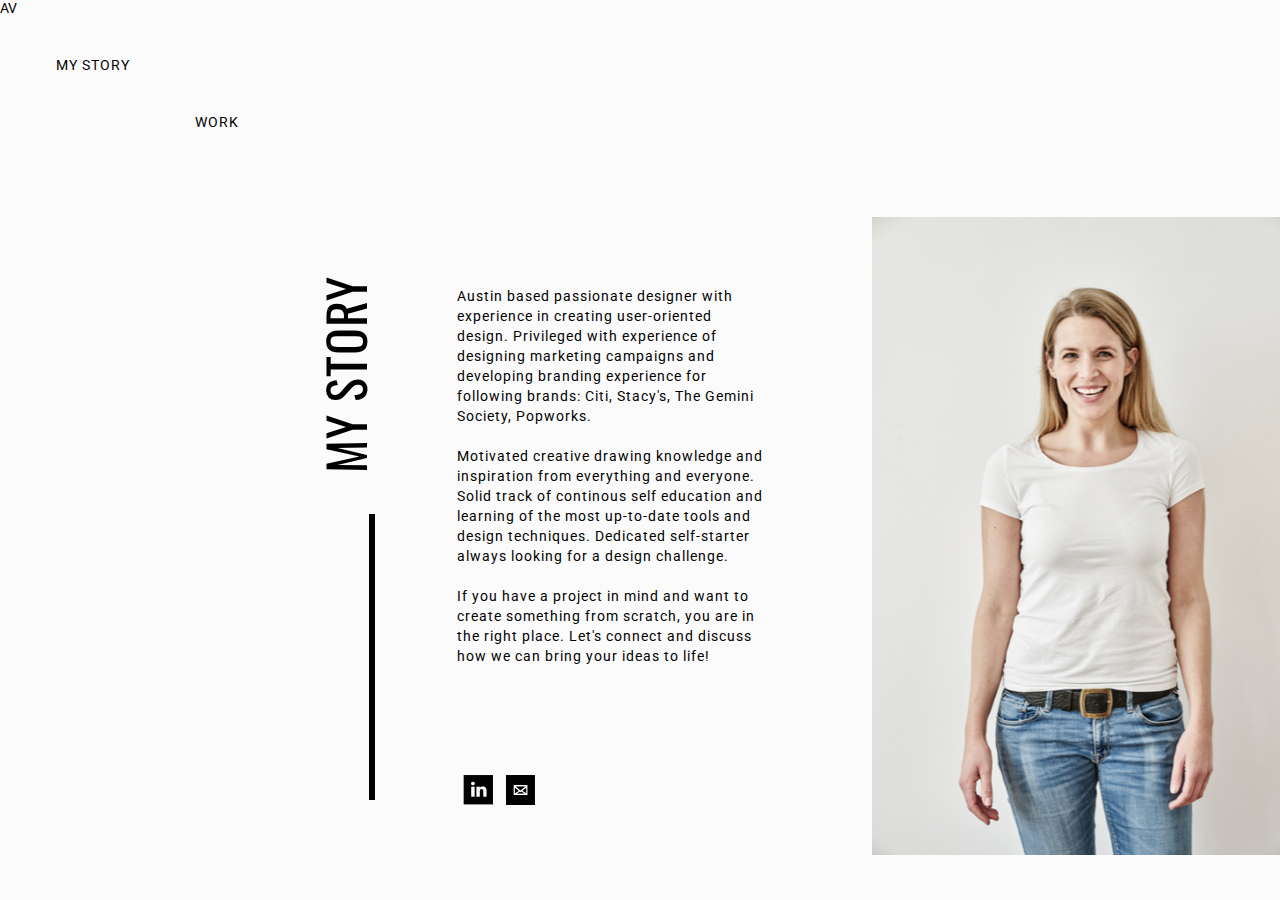
<file: index.html>
<!DOCTYPE html>
<html lang="en" >
<head>
 <meta charset="UTF-8">
 <link rel="stylesheet" type="text/css" href="https://fonts.googleapis.com/css?family=Roboto">
 <link rel="stylesheet" type="text/css" href="https://fonts.googleapis.com/css?family=Oswald">
 <link rel="stylesheet" href="avstyle.css">
</head>
<div class="parent-center">
 <div class="header">
  <div id="logo"> AV </div>
  <button class="mystory"><a href="index.html"> MY STORY </a></button>
  <button class="work"><a href="work.html"> WORK </a></button>
 </div>
<body>

 <p id="caption">MY&nbsp;STORY</p>
 <div class="verticalline"></div>
 <img class="designerphoto" src="sampleimage.png">
 <div class="mainstorytext">
  Austin based passionate designer with experience in creating user-oriented
  design. Privileged with experience of designing marketing campaigns and developing
  branding experience for following brands: Citi, Stacy's, The Gemini Society,
  Popworks.<br><br>
  Motivated creative drawing knowledge and inspiration from everything and everyone.
  Solid track of continous self education and learning of the most up-to-date tools
  and design techniques. Dedicated self-starter always looking for a design
  challenge.<br><br>
  If you have a project in mind and want to create something from scratch, you are
  in the right place. Let's connect and discuss how we can bring your ideas to life!
  </div>
  <button class="connectbuttonlinkedin">
   <a href="https://www.linkedin.com/in/alena-ilchenko-162033105/">
   <img src="linkedin.png" width="30px" height="30px">
   </a>
  </button>
  <button class="connectbuttonemail">
   <a href="mailto: alenauiux@gmail.com">
   <img src="email.png" width="30px" height="30px">
   </a>
  </button>
</div>
</body>
</html>
</file>
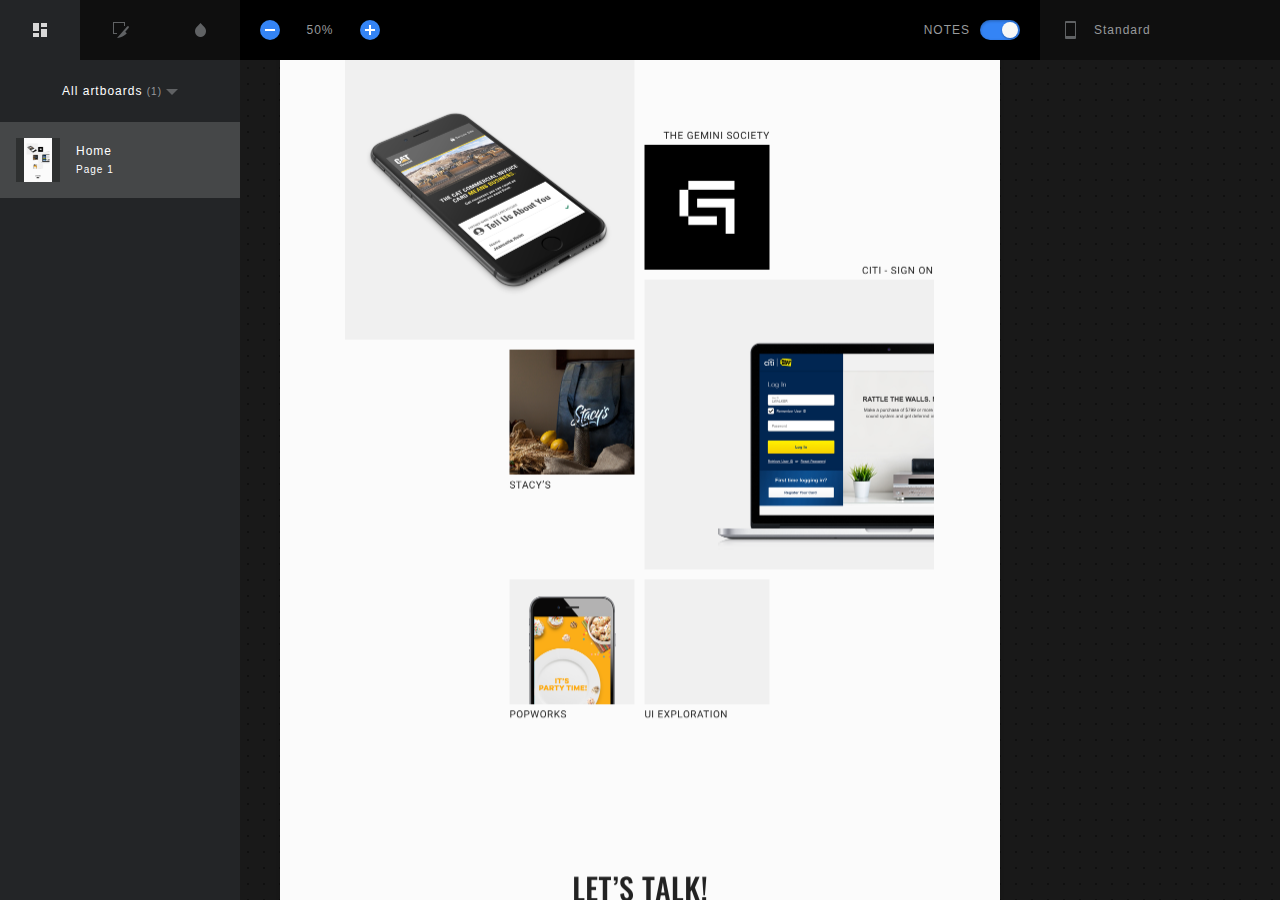
<file: specs/home page/desktop/index.html>
<!DOCTYPE html>
<html lang="en">
  <head>
    <meta charset="utf-8">
    <meta http-equiv="X-UA-Compatible" content="IE=edge">
    <meta name="viewport" content="width=device-width, initial-scale=1">
    <title>Spec Export - Sketch Measure 2.4</title>
    <style type="text/css">
    /*! normalize.css v4.1.1 | MIT License | github.com/necolas/normalize.css */html{font-family:sans-serif;-ms-text-size-adjust:100%;-webkit-text-size-adjust:100%}body{margin:0}article,aside,details,figcaption,figure,footer,header,main,menu,nav,section,summary{display:block}audio,canvas,progress,video{display:inline-block}audio:not([controls]){display:none;height:0}progress{vertical-align:baseline}template,[hidden]{display:none}a{background-color:transparent;-webkit-text-decoration-skip:objects}a:active,a:hover{outline-width:0}abbr[title]{border-bottom:0;text-decoration:underline;text-decoration:underline dotted}b,strong{font-weight:inherit}b,strong{font-weight:bolder}dfn{font-style:italic}h1{font-size:2em;margin:.67em 0}mark{background-color:#ff0;color:#000}small{font-size:80%}sub,sup{font-size:75%;line-height:0;position:relative;vertical-align:baseline}sub{bottom:-0.25em}sup{top:-0.5em}img{border-style:none}svg:not(:root){overflow:hidden}code,kbd,pre,samp{font-family:monospace,monospace;font-size:1em}figure{margin:1em 40px}hr{box-sizing:content-box;height:0;overflow:visible}button,input,select,textarea{font:inherit;margin:0}optgroup{font-weight:bold}button,input{overflow:visible}button,select{text-transform:none}button,html [type="button"],[type="reset"],[type="submit"]{-webkit-appearance:button}button::-moz-focus-inner,[type="button"]::-moz-focus-inner,[type="reset"]::-moz-focus-inner,[type="submit"]::-moz-focus-inner{border-style:none;padding:0}button:-moz-focusring,[type="button"]:-moz-focusring,[type="reset"]:-moz-focusring,[type="submit"]:-moz-focusring{outline:1px dotted ButtonText}fieldset{border:1px solid silver;margin:0 2px;padding:.35em .625em .75em}legend{box-sizing:border-box;color:inherit;display:table;max-width:100%;padding:0;white-space:normal}textarea{overflow:auto}[type="checkbox"],[type="radio"]{box-sizing:border-box;padding:0}[type="number"]::-webkit-inner-spin-button,[type="number"]::-webkit-outer-spin-button{height:auto}[type="search"]{-webkit-appearance:textfield;outline-offset:-2px}[type="search"]::-webkit-search-cancel-button,[type="search"]::-webkit-search-decoration{-webkit-appearance:none}::-webkit-input-placeholder{color:inherit;opacity:.54}::-webkit-file-upload-button{-webkit-appearance:button;font:inherit}

*{box-sizing:border-box;}
::-webkit-scrollbar{width:8px;height:8px;background:#202123;border-radius:4px;}
::-webkit-scrollbar-thumb{border:1px solid rgba(255,255,255,.16);background-color:rgba(0,0,0,.64);border-radius:4px;}
::-webkit-scrollbar-corner,
::-webkit-resizer{background:#202123;}
html{width:100vw;height:100vh;overflow:hidden;}
body{-webkit-user-select:none;width:100vw;height:100vh;min-width:1024px;font-family:HelveticaNeue,Helvetica,Arial,sans-serif;font-size:12px;color:#989A9C;background:#191919;letter-spacing:1px;overflow:hidden;}
header{position:relative;height:60px;display:flex;align-items:center;z-index:215;background:#000;}
header .header-center,header .header-left,header .header-right{width:240px;height:60px;background:#0F0F0F;}
header .header-center{display:flex;flex:1;background:#000;}
header .header-center .show-notes,header .header-center .zoom-widget{padding:20px;width:160px;}
header .header-center h1{flex:1;}
header .header-center .show-notes{text-align:right;line-height:20px;}
header .header-center .show-notes .slidebox{margin-left:10px;}
header .header-left{display:flex;}
.zoom-widget{display:flex;}
.zoom-widget button{position:relative;display:block;width:20px;height:20px;border-radius:10px;border:0;background:#3484F5;cursor:pointer;}
.zoom-widget button:after,.zoom-widget button:before{position:absolute;top:9px;left:5px;content:"";display:block;width:10px;height:2px;background:#FFF;}
.zoom-widget button:after{top:5px;left:9px;width:2px;height:10px;}
.zoom-widget button:disabled{background:#222;cursor:default;}
.zoom-widget button:disabled:after,.zoom-widget button:disabled:before{background:#606264;}
.zoom-widget button.zoom-in:after{display:none;}
.zoom-widget .zoom-text{display:block;text-align:center;line-height:20px;flex:1;}
.unit-box{height:60px;}
.unit-box .overlay{content:"";position:absolute;top:60px;left:0;width:100vw;height:calc(100vh - 60px);display:none;background:rgba(0,0,0,.56);z-index:1;}
.unit-box:focus .overlay{display:block;}
.unit-box:focus{height:auto;outline:0;}
.unit-box h3,.unit-box p{position:relative;margin:0;padding:20px 20px 20px 54px;display:block;height:100%;line-height:20px;font-size:12px;font-weight:400;cursor:pointer;}
.unit-box h3,.unit-box:focus p{display:none;}
.unit-box h3:before,.unit-box p:before{position:absolute;top:18px;left:18px;content:"";display:block;width:24px;height:24px;background:url([data-uri]) no-repeat;background-size:24px 24px;}
.unit-box ul{position:absolute;margin:1px 0 0 240px;padding:0;list-style:none;background:#0F0F0F;width:240px;height:calc(100vh - 61px);overflow:auto;display:block;transition:all .15s ease;z-index:2;}
.unit-box:focus h3{color:#3A3A3A;display:block;}
.unit-box:focus ul{margin:1px 0 0;}
.unit-box .sub-title,.unit-box label{display:flex;padding:14px 20px;}
.unit-box label{cursor:pointer;}
.unit-box li:hover label{color:#FFF;}
.page-list label span,.unit-box label span{flex:1;}
.page-list input,.unit-box input{position:absolute;visibility:hidden;}
.page-list span:before,.unit-box span:before{float:right;display:block;content:"";width:16px;height:16px;}
.page-list input:checked+span:before,.page-list label:hover span:before,.unit-box input:checked+span:before,.unit-box label:hover span:before{background-image:url([data-uri]);background-size:50px 100px;}
.page-list label:hover span:before,.unit-box label:hover span:before{background-position:0 -50px;}
.page-list input:checked+span:before,.unit-box input:checked+span:before{background-position:0 0;}
.unit-box .sub-title{font-size:12px;background:#000;color:#3A3A3A;}
main{position:relative;height:calc(100vh - 60px);}
.inspector,.navbar{position:absolute;top:0;bottom:0;display:flex;width:240px;background:#232527;z-index:5;}
.inspector{transition:all .15s ease;right:-240px;display:block;}
.inspector.active{right:0;}
.navbar{left:-240px;width:240px;transition:all .15s ease;}
.navbar.on{left:0;}
.navbar nav{width:40px;background:#000204;}
.navbar section{flex:1;}
.tab{margin:0;padding:0;display:flex;width:100%;list-style:none;}
.tab li{display:flex;flex:1;height:60px;cursor:pointer;font-size:12px;justify-content:center;align-items:center;}
.tab li.current{background-color:#232527;}
.tab li:before{content:"";width:40px;height:40px;background:url([data-uri]) no-repeat -50px 0;background-size:100px 150px;overflow:hidden;}
.tab li.current:before{background-position-x:0;}
.tab li.icon-slices:before{background-position-y:-50px;}
.tab li.icon-colors:before{background-position-y:-100px;}
#inspector .code-item{display:none!important;}
#inspector .code-item textarea{padding: 16px;}
#inspector .code-item.select{display: block!important;}
#inspector .tab li{height:40px;}
#inspector .tab li:before{background-image:url([data-uri]);
}
#inspector .tab li.select{background-color:rgba(255,255,255,.05);}
#inspector .tab li.select:before{background-position-x: 0;}
#inspector .tab li.icon-android-panel:before {background-position-y: -50px;}
#inspector .tab li.icon-ios-panel:before {background-position-y: -100px;}
.screen-viewer{position:absolute;width:100vw;height:calc(100vh - 60px);background:#191919 url([data-uri]);background-size:16px 16px;overflow:auto;}
.screen-viewer,.screen-viewer .overlay{position:absolute;width:100vw;height:calc(100vh - 60px);background:#191919 url([data-uri]);background-size:16px 16px;overflow:auto;}
.screen-viewer .overlay{display:none;position:fixed;top:60px;left:0;background:transparent;overflow:hidden;z-index:2;cursor:none;}
.screen-viewer.moving-screen .overlay{display:block;}
.screen-viewer-inner{position:relative;margin:0 auto;}
.screen{margin:0 auto;position:absolute;left:50%;top:50%;background:#FFF;box-shadow:0 2px 10px 0 rgba(0,0,0,.2);transition:all .15s ease;}
.layer{position:absolute;cursor:pointer;}
.hover,.selected{border:1px solid #EE6723;}
.has-slice{border:1px dashed #EE6723;background:rgba(255,85,0,.32);}
.layer b,.layer i{position:absolute;width:5px;height:5px;background:#FFF;border:1px solid #EE6723;border-radius:50%;overflow:hidden;display:none;}
.layer b{width:3px;height:3px;background:#EE6723;}
.selected i{display:block;}
.distance.h div[data-width]:before,.distance.v div[data-height]:before,.selected:after,.selected:before{position:absolute;display:block;left:50%;top:-23px;transform:translateX(-50%);content:attr(data-width);font-size:12px;color:#FFF;height:12px;line-height:12px;padding:4px;background:#EE6723;border-radius:2px;z-index:1;}
.percentage-mode .distance.h div[data-width]:before,.percentage-mode .distance.v div[data-height]:before,.percentage-mode .selected:after,.percentage-mode .selected:before{content:attr(percentage-width);}
.selected.hidden:after,.selected.hidden:before{display:none;}
.distance.v div[data-height]:before,.selected:after{content:attr(data-height);left:auto;right:0;top:50%;transform:translateX(calc(100% + 3px)) translateY(-50%);}
.percentage-mode .distance.v div[data-height]:before,.percentage-mode .selected:after{content:attr(percentage-height);}
.layer .tl{top:-3px;left:-3px;}
.layer .tr{top:-3px;right:-3px;}
.layer .bl{bottom:-3px;left:-3px;}
.layer .br{bottom:-3px;right:-3px;}
.hover{border:1px solid #419bf9;}
.selected{border:1px solid #EE6723;}
.ruler{position:absolute;width:100%;height:100%;border:1px dashed #419bf9;}
.ruler.h{border-left:0;border-right:0;}
.ruler.v{border-top:0;border-bottom:0;}
.distance,.distance div,.distance div:before,.distance:after,.distance:before{position:absolute;}
.distance.v,.distance.v div{width:1px;}
.distance.h,.distance.h div{height:1px;}
.distance.v div{top:0;bottom:0;background:#EE6723;}
.distance.h div{left:0;right:0;background:#EE6723;}
.distance.v:after,.distance.v:before{content:"";top:0;left:-2px;width:5px;height:1px;background:#EE6723;}
.distance.h:after,.distance.h:before{content:"";top:-2px;left:0;width:1px;height:5px;background:#EE6723;}
.distance.v:after{top:auto;bottom:0;}
.distance.h:after{left:auto;right:0;}
.note{position:absolute;margin:-12px 0 0 -12px;width:24px;height:24px;background:#F5A623;border-radius:50%;border:2px solid #FFF;box-shadow:0 0 3px rgba(0,0,0,.24);}
.note:before{content:attr(data-index);font-size:12px;display:block;color:#FFF;text-align:center;width:100%;height:100%;line-height:20px;}
.note:hover{box-shadow:0 0 3px rgba(0,0,0,.64);}
.note div{position:absolute;top:50%;left:30px;border-radius:4px;padding:8px;background:#FFF;box-shadow:0 0 3px rgba(0,0,0,.5);-webkit-user-select:text;color:#222;transform:translateY(-50%);z-index:2;}
.note div:before{content:"";position:absolute;left:-7px;top:50%;width:8px;height:14px;background:url([data-uri]) no-repeat;background-size:8px 14px;transform:translateY(-50%);}
.slidebox{position:relative;width:40px;height:20px;display:inline-block;}
.slidebox input{visibility:hidden;}
.slidebox label{position:absolute;top:0;left:0;width:40px;height:20px;background:#898989;box-shadow:inset 0 1px 3px 0 rgba(0,0,0,.3);border-radius:10px;cursor:pointer;transition:all .2s ease;}
.slidebox label:after{position:absolute;content:"";top:2px;left:2px;width:16px;height:16px;background-image:linear-gradient(-180deg,#F8F9F6 0,#F5F5F5 100%);box-shadow:0 1px 2px 0 rgba(0,0,0,.3);border-radius:8px;transition:all .15s ease;}
.slidebox input[type=checkbox]:checked+label{background:#3484F5;}
.slidebox input[type=checkbox]:checked+label:after{left:22px;}
.inspector{overflow:auto;}
.inspector h2,.inspector h3{margin:0;padding:0;font-weight:400;}
.inspector h2{font-size:12px;line-height:24px;padding:12px 16px;text-align:center;}
.inspector h3{height:32px;font-size:12px;line-height:32px;padding:0 16px;background-image:linear-gradient(90deg,rgba(0,4,9,.32) 0,rgba(0,2,4,0) 100%);}
.inspector .context{padding:16px;}
.inspector .color,.inspector .item{display:flex;margin:0 0 8px;}
.inspector .item[data-label]:before{content:attr(data-label);display:block;width:70px;font-size:12px;height:24px;line-height:24px;}
.inspector .color:last-child,.inspector .item:last-child{margin:0;}
.inspector .item div,.inspector .item label{flex:1;}
.inspector .item label{padding:0 4px;}
.inspector .item label:first-child{padding:0 4px 0 0;}
.inspector .item label:last-child{padding:0 0 0 4px;}
.inspector .item label:only-child{padding:0;}
.inspector .item label[data-label]:after{content:attr(data-label);font-size:10px;text-align:center;display:block;margin:2px 0 0;}
.inspector input,.inspector textarea{padding:3px 4px;width:100%;background:rgba(255,255,255,.05);border-radius:2px;border:0;line-height:18px;height:24px;font-size:12px;color:#FFF;text-align:center;outline:0;resize:none;}
.inspector textarea{min-width:100%;height:auto;text-align:left;}
.context h4{font-size:12px;font-weight:400;position:0;margin:0 0 16px;color:#FFF;}
.context h4:before{margin:0 10px 0 0;display:inline-block;content:"";width:8px;height:8px;border-radius:1px;background:#3484F5;}
.context .colors{margin:0 0 8px;}
.context .colors:last-child,.context .items-group:last-child{margin:0;}
.context .items-group{margin:0 0 24px;}
.inspector .color{display:block;}
.inspector .color[data-name]:after{content:attr(data-name);font-size:10px;text-align:center;padding:0 0 0 24px;display:block;margin:2px 0 0;}
.inspector .color label,.inspector .color label em,.inspector .color label em i{position:absolute;display:block;width:24px;height:24px;padding:0;}
.inspector .color label em{position:relative;background-color:#fff;background-image:linear-gradient(45deg,#dddadc 25%,transparent 25%,transparent 75%,#dddadc 75%,#dddadc),linear-gradient(45deg,#dddadc 25%,transparent 25%,transparent 75%,#dddadc 75%,#dddadc);background-size:12px 12px;background-position:0 0,6px 6px;border-radius:2px 0 0 2px;overflow:hidden;}
.inspector .color label em i{position:relative;}
.inspector .item .color input{text-align:center;}
.inspector .color input{padding-left:32px;width:100%;text-align:left;}
.gradient .color label:before{position:absolute;top:12px;left:11px;content:"";width:2px;height:32px;background:#FFF;z-index:2;box-shadow:0 0 2px 1px rgba(0,0,0,.2);}
.gradient .color label:after{position:absolute;top:8px;left:8px;content:"";width:8px;height:8px;background:#FFF;z-index:3;border-radius:4px;box-shadow:0 0 2px 1px rgba(0,0,0,.2);}
.gradient .color[data-name] label:before{height:42px;}
.gradient .color:last-child label:before{display:none;}
.navbar section{position:relative;overflow:auto;}
.artboard-list,.asset-list,.color-list{margin:0;padding:0;list-style:none;}
.artboard-list li{padding:16px;display:flex;cursor:pointer;}
.artboard-list li:hover,.asset-list li:hover,.color-list li:hover{background:#191A1E;}
.artboard-list li.active{background:#454748;}
.preview-img{display:block;width:44px;height:44px;text-align:center;background:rgba(0,0,0,.32);}
.preview-img:before{content:' ';display:inline-block;vertical-align:middle;height:100%;}
.preview-img img{max-width:44px;max-height:44px;background:#FFF;vertical-align:middle;}
.pages-select{padding:24px;position:relative;}
.pages-select h3{margin:0;text-align:center;font-size:12px;font-weight:400;color:#FFF;cursor:pointer;}
.page-list em,.pages-select h3 em{font-style:normal;font-size:10px;color:#989A9C;}
.pages-select h3:after{content:"";margin:0 0 0 4px;width:12px;height:6px;display:inline-block;background:url([data-uri]) no-repeat;background-size:12px 6px;}
.pages-select .page-list{display:none;position:absolute;left:50%;transform:translateX(-50%);margin:-32px 0 0;padding:8px;border-radius:4px;list-style:none;width:180px;background:#0F0F0F;box-shadow:0 2px 10px 0 rgba(0,0,0,.8);}
.pages-select:focus{outline:0;}
.pages-select:focus .page-list{display:block;}
.pages-select .page-list label{padding:10px;cursor:pointer;}
.pages-select .page-list label,.pages-select .page-list span{display:block;}
.page-list span:before{position:absolute;right:8px;}
.exportable{margin:0;padding:0;list-style:none;background:#191A1E;border:1px solid #2D2F31;border-radius:4px;}
.exportable li{position:relative;padding:0 8px;height:32px;line-height:32px;border-bottom:1px solid #222;white-space:nowrap;text-overflow:ellipsis;}
.exportable li a{color:#FFF;text-decoration:none;outline:0;}
.exportable li:last-child{border:0;}
.exportable img{position:absolute;top:0;left:0;width:100%;height:100%;opacity:0;}
.asset-list li,.color-list li{padding:24px;display:flex;cursor:pointer;}
.color-list li{cursor:default;}
.asset-list li picture,.color-list li em{position:relative;display:block;text-align:center;width:32px;height:32px;background-color:#4A4A4A;background-image:linear-gradient(45deg,#000 25%,transparent 25%,transparent 75%,#000 75%,#000),linear-gradient(45deg,#000 25%,transparent 25%,transparent 75%,#000 75%,#000);background-size:8px 8px;background-position:0 0,4px 4px;border-radius:2px;}
.color-list li em{background-color:#fff;background-image:linear-gradient(45deg,#dddadc 25%,transparent 25%,transparent 75%,#dddadc 75%,#dddadc),linear-gradient(45deg,#dddadc 25%,transparent 25%,transparent 75%,#dddadc 75%,#dddadc);border-radius:50%;overflow:hidden;}
.color-list li em i{position:absolute;top:0;left:0;right:0;bottom:0;}
.artboard-list li div,.asset-list li div,.color-list li div{padding:0 0 0 16px;flex:1;}
.artboard-list li div{padding:6px 0 4px 16px;}
.asset-list li picture:before{content:"";display:inline-block;height:100%;vertical-align:middle;}
.asset-list li picture img{vertical-align:middle;max-width:28px;max-height:28px;}
.asset-list li picture:after{content:"";position:absolute;top:0;left:0;right:0;bottom:0;}
.artboard-list h3, .asset-list h3,.color-list h3{margin:0 0 4px;padding:0;color:#FFF;font-size:12px;font-weight:400;overflow:hidden;text-overflow:ellipsis;}
.artboard-list small, .asset-list small,.color-list small{font-size:10px;}
.artboard-list li.active small{color:#FFF;}
.empty{position:absolute;top:30%;left:0;right:0;transform:translateY(-50%);vertical-align:middle;text-align:center;}
.message{position:absolute;top:50%;left:50%;padding:10px 20px;max-width:320px;transform:translateX(-50%) translateY(-50%);text-align:center;border-radius:4px;background:rgba(0,0,0,.96);border: 1px solid rgba(255,255,255,.16);color:#FFF;box-shadow:0 2px 10px rgba(0,0,0,.32);z-index:9;display:none;}
.cursor{position:absolute;display:none;margin:-8px 0 0 -8px;top:50%;left:50%;width:16px;height:17px;background-size:16px 17px;background-image: url('[data-uri]');background-repeat:no-repeat;cursor:none;z-index:1;
}
.cursor.show{display:block;}
.cursor.moving{background-image: url('[data-uri]');}
    </style>
    <script type="text/javascript">
    <!--
    /*! jQuery v3.0.0 | (c) jQuery Foundation | jquery.org/license */
!function(a,b){"use strict";"object"==typeof module&&"object"==typeof module.exports?module.exports=a.document?b(a,!0):function(a){if(!a.document)throw new Error("jQuery requires a window with a document");return b(a)}:b(a)}("undefined"!=typeof window?window:this,function(a,b){"use strict";var c=[],d=a.document,e=Object.getPrototypeOf,f=c.slice,g=c.concat,h=c.push,i=c.indexOf,j={},k=j.toString,l=j.hasOwnProperty,m=l.toString,n=m.call(Object),o={};function p(a,b){b=b||d;var c=b.createElement("script");c.text=a,b.head.appendChild(c).parentNode.removeChild(c)}var q="3.0.0",r=function(a,b){return new r.fn.init(a,b)},s=/^[\s\uFEFF\xA0]+|[\s\uFEFF\xA0]+$/g,t=/^-ms-/,u=/-([a-z])/g,v=function(a,b){return b.toUpperCase()};r.fn=r.prototype={jquery:q,constructor:r,length:0,toArray:function(){return f.call(this)},get:function(a){return null!=a?0>a?this[a+this.length]:this[a]:f.call(this)},pushStack:function(a){var b=r.merge(this.constructor(),a);return b.prevObject=this,b},each:function(a){return r.each(this,a)},map:function(a){return this.pushStack(r.map(this,function(b,c){return a.call(b,c,b)}))},slice:function(){return this.pushStack(f.apply(this,arguments))},first:function(){return this.eq(0)},last:function(){return this.eq(-1)},eq:function(a){var b=this.length,c=+a+(0>a?b:0);return this.pushStack(c>=0&&b>c?[this[c]]:[])},end:function(){return this.prevObject||this.constructor()},push:h,sort:c.sort,splice:c.splice},r.extend=r.fn.extend=function(){var a,b,c,d,e,f,g=arguments[0]||{},h=1,i=arguments.length,j=!1;for("boolean"==typeof g&&(j=g,g=arguments[h]||{},h++),"object"==typeof g||r.isFunction(g)||(g={}),h===i&&(g=this,h--);i>h;h++)if(null!=(a=arguments[h]))for(b in a)c=g[b],d=a[b],g!==d&&(j&&d&&(r.isPlainObject(d)||(e=r.isArray(d)))?(e?(e=!1,f=c&&r.isArray(c)?c:[]):f=c&&r.isPlainObject(c)?c:{},g[b]=r.extend(j,f,d)):void 0!==d&&(g[b]=d));return g},r.extend({expando:"jQuery"+(q+Math.random()).replace(/\D/g,""),isReady:!0,error:function(a){throw new Error(a)},noop:function(){},isFunction:function(a){return"function"===r.type(a)},isArray:Array.isArray,isWindow:function(a){return null!=a&&a===a.window},isNumeric:function(a){var b=r.type(a);return("number"===b||"string"===b)&&!isNaN(a-parseFloat(a))},isPlainObject:function(a){var b,c;return a&&"[object Object]"===k.call(a)?(b=e(a))?(c=l.call(b,"constructor")&&b.constructor,"function"==typeof c&&m.call(c)===n):!0:!1},isEmptyObject:function(a){var b;for(b in a)return!1;return!0},type:function(a){return null==a?a+"":"object"==typeof a||"function"==typeof a?j[k.call(a)]||"object":typeof a},globalEval:function(a){p(a)},camelCase:function(a){return a.replace(t,"ms-").replace(u,v)},nodeName:function(a,b){return a.nodeName&&a.nodeName.toLowerCase()===b.toLowerCase()},each:function(a,b){var c,d=0;if(w(a)){for(c=a.length;c>d;d++)if(b.call(a[d],d,a[d])===!1)break}else for(d in a)if(b.call(a[d],d,a[d])===!1)break;return a},trim:function(a){return null==a?"":(a+"").replace(s,"")},makeArray:function(a,b){var c=b||[];return null!=a&&(w(Object(a))?r.merge(c,"string"==typeof a?[a]:a):h.call(c,a)),c},inArray:function(a,b,c){return null==b?-1:i.call(b,a,c)},merge:function(a,b){for(var c=+b.length,d=0,e=a.length;c>d;d++)a[e++]=b[d];return a.length=e,a},grep:function(a,b,c){for(var d,e=[],f=0,g=a.length,h=!c;g>f;f++)d=!b(a[f],f),d!==h&&e.push(a[f]);return e},map:function(a,b,c){var d,e,f=0,h=[];if(w(a))for(d=a.length;d>f;f++)e=b(a[f],f,c),null!=e&&h.push(e);else for(f in a)e=b(a[f],f,c),null!=e&&h.push(e);return g.apply([],h)},guid:1,proxy:function(a,b){var c,d,e;return"string"==typeof b&&(c=a[b],b=a,a=c),r.isFunction(a)?(d=f.call(arguments,2),e=function(){return a.apply(b||this,d.concat(f.call(arguments)))},e.guid=a.guid=a.guid||r.guid++,e):void 0},now:Date.now,support:o}),"function"==typeof Symbol&&(r.fn[Symbol.iterator]=c[Symbol.iterator]),r.each("Boolean Number String Function Array Date RegExp Object Error Symbol".split(" "),function(a,b){j["[object "+b+"]"]=b.toLowerCase()});function w(a){var b=!!a&&"length"in a&&a.length,c=r.type(a);return"function"===c||r.isWindow(a)?!1:"array"===c||0===b||"number"==typeof b&&b>0&&b-1 in a}var x=function(a){var b,c,d,e,f,g,h,i,j,k,l,m,n,o,p,q,r,s,t,u="sizzle"+1*new Date,v=a.document,w=0,x=0,y=ha(),z=ha(),A=ha(),B=function(a,b){return a===b&&(l=!0),0},C={}.hasOwnProperty,D=[],E=D.pop,F=D.push,G=D.push,H=D.slice,I=function(a,b){for(var c=0,d=a.length;d>c;c++)if(a[c]===b)return c;return-1},J="checked|selected|async|autofocus|autoplay|controls|defer|disabled|hidden|ismap|loop|multiple|open|readonly|required|scoped",K="[\\x20\\t\\r\\n\\f]",L="(?:\\\\.|[\\w-]|[^\x00-\\xa0])+",M="\\["+K+"*("+L+")(?:"+K+"*([*^$|!~]?=)"+K+"*(?:'((?:\\\\.|[^\\\\'])*)'|\"((?:\\\\.|[^\\\\\"])*)\"|("+L+"))|)"+K+"*\\]",N=":("+L+")(?:\\((('((?:\\\\.|[^\\\\'])*)'|\"((?:\\\\.|[^\\\\\"])*)\")|((?:\\\\.|[^\\\\()[\\]]|"+M+")*)|.*)\\)|)",O=new RegExp(K+"+","g"),P=new RegExp("^"+K+"+|((?:^|[^\\\\])(?:\\\\.)*)"+K+"+$","g"),Q=new RegExp("^"+K+"*,"+K+"*"),R=new RegExp("^"+K+"*([>+~]|"+K+")"+K+"*"),S=new RegExp("="+K+"*([^\\]'\"]*?)"+K+"*\\]","g"),T=new RegExp(N),U=new RegExp("^"+L+"$"),V={ID:new RegExp("^#("+L+")"),CLASS:new RegExp("^\\.("+L+")"),TAG:new RegExp("^("+L+"|[*])"),ATTR:new RegExp("^"+M),PSEUDO:new RegExp("^"+N),CHILD:new RegExp("^:(only|first|last|nth|nth-last)-(child|of-type)(?:\\("+K+"*(even|odd|(([+-]|)(\\d*)n|)"+K+"*(?:([+-]|)"+K+"*(\\d+)|))"+K+"*\\)|)","i"),bool:new RegExp("^(?:"+J+")$","i"),needsContext:new RegExp("^"+K+"*[>+~]|:(even|odd|eq|gt|lt|nth|first|last)(?:\\("+K+"*((?:-\\d)?\\d*)"+K+"*\\)|)(?=[^-]|$)","i")},W=/^(?:input|select|textarea|button)$/i,X=/^h\d$/i,Y=/^[^{]+\{\s*\[native \w/,Z=/^(?:#([\w-]+)|(\w+)|\.([\w-]+))$/,$=/[+~]/,_=new RegExp("\\\\([\\da-f]{1,6}"+K+"?|("+K+")|.)","ig"),aa=function(a,b,c){var d="0x"+b-65536;return d!==d||c?b:0>d?String.fromCharCode(d+65536):String.fromCharCode(d>>10|55296,1023&d|56320)},ba=/([\0-\x1f\x7f]|^-?\d)|^-$|[^\x80-\uFFFF\w-]/g,ca=function(a,b){return b?"\x00"===a?"\ufffd":a.slice(0,-1)+"\\"+a.charCodeAt(a.length-1).toString(16)+" ":"\\"+a},da=function(){m()},ea=ta(function(a){return a.disabled===!0},{dir:"parentNode",next:"legend"});try{G.apply(D=H.call(v.childNodes),v.childNodes),D[v.childNodes.length].nodeType}catch(fa){G={apply:D.length?function(a,b){F.apply(a,H.call(b))}:function(a,b){var c=a.length,d=0;while(a[c++]=b[d++]);a.length=c-1}}}function ga(a,b,d,e){var f,h,j,k,l,o,r,s=b&&b.ownerDocument,w=b?b.nodeType:9;if(d=d||[],"string"!=typeof a||!a||1!==w&&9!==w&&11!==w)return d;if(!e&&((b?b.ownerDocument||b:v)!==n&&m(b),b=b||n,p)){if(11!==w&&(l=Z.exec(a)))if(f=l[1]){if(9===w){if(!(j=b.getElementById(f)))return d;if(j.id===f)return d.push(j),d}else if(s&&(j=s.getElementById(f))&&t(b,j)&&j.id===f)return d.push(j),d}else{if(l[2])return G.apply(d,b.getElementsByTagName(a)),d;if((f=l[3])&&c.getElementsByClassName&&b.getElementsByClassName)return G.apply(d,b.getElementsByClassName(f)),d}if(c.qsa&&!A[a+" "]&&(!q||!q.test(a))){if(1!==w)s=b,r=a;else if("object"!==b.nodeName.toLowerCase()){(k=b.getAttribute("id"))?k=k.replace(ba,ca):b.setAttribute("id",k=u),o=g(a),h=o.length;while(h--)o[h]="#"+k+" "+sa(o[h]);r=o.join(","),s=$.test(a)&&qa(b.parentNode)||b}if(r)try{return G.apply(d,s.querySelectorAll(r)),d}catch(x){}finally{k===u&&b.removeAttribute("id")}}}return i(a.replace(P,"$1"),b,d,e)}function ha(){var a=[];function b(c,e){return a.push(c+" ")>d.cacheLength&&delete b[a.shift()],b[c+" "]=e}return b}function ia(a){return a[u]=!0,a}function ja(a){var b=n.createElement("fieldset");try{return!!a(b)}catch(c){return!1}finally{b.parentNode&&b.parentNode.removeChild(b),b=null}}function ka(a,b){var c=a.split("|"),e=c.length;while(e--)d.attrHandle[c[e]]=b}function la(a,b){var c=b&&a,d=c&&1===a.nodeType&&1===b.nodeType&&a.sourceIndex-b.sourceIndex;if(d)return d;if(c)while(c=c.nextSibling)if(c===b)return-1;return a?1:-1}function ma(a){return function(b){var c=b.nodeName.toLowerCase();return"input"===c&&b.type===a}}function na(a){return function(b){var c=b.nodeName.toLowerCase();return("input"===c||"button"===c)&&b.type===a}}function oa(a){return function(b){return"label"in b&&b.disabled===a||"form"in b&&b.disabled===a||"form"in b&&b.disabled===!1&&(b.isDisabled===a||b.isDisabled!==!a&&("label"in b||!ea(b))!==a)}}function pa(a){return ia(function(b){return b=+b,ia(function(c,d){var e,f=a([],c.length,b),g=f.length;while(g--)c[e=f[g]]&&(c[e]=!(d[e]=c[e]))})})}function qa(a){return a&&"undefined"!=typeof a.getElementsByTagName&&a}c=ga.support={},f=ga.isXML=function(a){var b=a&&(a.ownerDocument||a).documentElement;return b?"HTML"!==b.nodeName:!1},m=ga.setDocument=function(a){var b,e,g=a?a.ownerDocument||a:v;return g!==n&&9===g.nodeType&&g.documentElement?(n=g,o=n.documentElement,p=!f(n),v!==n&&(e=n.defaultView)&&e.top!==e&&(e.addEventListener?e.addEventListener("unload",da,!1):e.attachEvent&&e.attachEvent("onunload",da)),c.attributes=ja(function(a){return a.className="i",!a.getAttribute("className")}),c.getElementsByTagName=ja(function(a){return a.appendChild(n.createComment("")),!a.getElementsByTagName("*").length}),c.getElementsByClassName=Y.test(n.getElementsByClassName),c.getById=ja(function(a){return o.appendChild(a).id=u,!n.getElementsByName||!n.getElementsByName(u).length}),c.getById?(d.find.ID=function(a,b){if("undefined"!=typeof b.getElementById&&p){var c=b.getElementById(a);return c?[c]:[]}},d.filter.ID=function(a){var b=a.replace(_,aa);return function(a){return a.getAttribute("id")===b}}):(delete d.find.ID,d.filter.ID=function(a){var b=a.replace(_,aa);return function(a){var c="undefined"!=typeof a.getAttributeNode&&a.getAttributeNode("id");return c&&c.value===b}}),d.find.TAG=c.getElementsByTagName?function(a,b){return"undefined"!=typeof b.getElementsByTagName?b.getElementsByTagName(a):c.qsa?b.querySelectorAll(a):void 0}:function(a,b){var c,d=[],e=0,f=b.getElementsByTagName(a);if("*"===a){while(c=f[e++])1===c.nodeType&&d.push(c);return d}return f},d.find.CLASS=c.getElementsByClassName&&function(a,b){return"undefined"!=typeof b.getElementsByClassName&&p?b.getElementsByClassName(a):void 0},r=[],q=[],(c.qsa=Y.test(n.querySelectorAll))&&(ja(function(a){o.appendChild(a).innerHTML="<a id='"+u+"'></a><select id='"+u+"-\r\\' msallowcapture=''><option selected=''></option></select>",a.querySelectorAll("[msallowcapture^='']").length&&q.push("[*^$]="+K+"*(?:''|\"\")"),a.querySelectorAll("[selected]").length||q.push("\\["+K+"*(?:value|"+J+")"),a.querySelectorAll("[id~="+u+"-]").length||q.push("~="),a.querySelectorAll(":checked").length||q.push(":checked"),a.querySelectorAll("a#"+u+"+*").length||q.push(".#.+[+~]")}),ja(function(a){a.innerHTML="<a href='' disabled='disabled'></a><select disabled='disabled'><option/></select>";var b=n.createElement("input");b.setAttribute("type","hidden"),a.appendChild(b).setAttribute("name","D"),a.querySelectorAll("[name=d]").length&&q.push("name"+K+"*[*^$|!~]?="),2!==a.querySelectorAll(":enabled").length&&q.push(":enabled",":disabled"),o.appendChild(a).disabled=!0,2!==a.querySelectorAll(":disabled").length&&q.push(":enabled",":disabled"),a.querySelectorAll("*,:x"),q.push(",.*:")})),(c.matchesSelector=Y.test(s=o.matches||o.webkitMatchesSelector||o.mozMatchesSelector||o.oMatchesSelector||o.msMatchesSelector))&&ja(function(a){c.disconnectedMatch=s.call(a,"*"),s.call(a,"[s!='']:x"),r.push("!=",N)}),q=q.length&&new RegExp(q.join("|")),r=r.length&&new RegExp(r.join("|")),b=Y.test(o.compareDocumentPosition),t=b||Y.test(o.contains)?function(a,b){var c=9===a.nodeType?a.documentElement:a,d=b&&b.parentNode;return a===d||!(!d||1!==d.nodeType||!(c.contains?c.contains(d):a.compareDocumentPosition&&16&a.compareDocumentPosition(d)))}:function(a,b){if(b)while(b=b.parentNode)if(b===a)return!0;return!1},B=b?function(a,b){if(a===b)return l=!0,0;var d=!a.compareDocumentPosition-!b.compareDocumentPosition;return d?d:(d=(a.ownerDocument||a)===(b.ownerDocument||b)?a.compareDocumentPosition(b):1,1&d||!c.sortDetached&&b.compareDocumentPosition(a)===d?a===n||a.ownerDocument===v&&t(v,a)?-1:b===n||b.ownerDocument===v&&t(v,b)?1:k?I(k,a)-I(k,b):0:4&d?-1:1)}:function(a,b){if(a===b)return l=!0,0;var c,d=0,e=a.parentNode,f=b.parentNode,g=[a],h=[b];if(!e||!f)return a===n?-1:b===n?1:e?-1:f?1:k?I(k,a)-I(k,b):0;if(e===f)return la(a,b);c=a;while(c=c.parentNode)g.unshift(c);c=b;while(c=c.parentNode)h.unshift(c);while(g[d]===h[d])d++;return d?la(g[d],h[d]):g[d]===v?-1:h[d]===v?1:0},n):n},ga.matches=function(a,b){return ga(a,null,null,b)},ga.matchesSelector=function(a,b){if((a.ownerDocument||a)!==n&&m(a),b=b.replace(S,"='$1']"),c.matchesSelector&&p&&!A[b+" "]&&(!r||!r.test(b))&&(!q||!q.test(b)))try{var d=s.call(a,b);if(d||c.disconnectedMatch||a.document&&11!==a.document.nodeType)return d}catch(e){}return ga(b,n,null,[a]).length>0},ga.contains=function(a,b){return(a.ownerDocument||a)!==n&&m(a),t(a,b)},ga.attr=function(a,b){(a.ownerDocument||a)!==n&&m(a);var e=d.attrHandle[b.toLowerCase()],f=e&&C.call(d.attrHandle,b.toLowerCase())?e(a,b,!p):void 0;return void 0!==f?f:c.attributes||!p?a.getAttribute(b):(f=a.getAttributeNode(b))&&f.specified?f.value:null},ga.escape=function(a){return(a+"").replace(ba,ca)},ga.error=function(a){throw new Error("Syntax error, unrecognized expression: "+a)},ga.uniqueSort=function(a){var b,d=[],e=0,f=0;if(l=!c.detectDuplicates,k=!c.sortStable&&a.slice(0),a.sort(B),l){while(b=a[f++])b===a[f]&&(e=d.push(f));while(e--)a.splice(d[e],1)}return k=null,a},e=ga.getText=function(a){var b,c="",d=0,f=a.nodeType;if(f){if(1===f||9===f||11===f){if("string"==typeof a.textContent)return a.textContent;for(a=a.firstChild;a;a=a.nextSibling)c+=e(a)}else if(3===f||4===f)return a.nodeValue}else while(b=a[d++])c+=e(b);return c},d=ga.selectors={cacheLength:50,createPseudo:ia,match:V,attrHandle:{},find:{},relative:{">":{dir:"parentNode",first:!0}," ":{dir:"parentNode"},"+":{dir:"previousSibling",first:!0},"~":{dir:"previousSibling"}},preFilter:{ATTR:function(a){return a[1]=a[1].replace(_,aa),a[3]=(a[3]||a[4]||a[5]||"").replace(_,aa),"~="===a[2]&&(a[3]=" "+a[3]+" "),a.slice(0,4)},CHILD:function(a){return a[1]=a[1].toLowerCase(),"nth"===a[1].slice(0,3)?(a[3]||ga.error(a[0]),a[4]=+(a[4]?a[5]+(a[6]||1):2*("even"===a[3]||"odd"===a[3])),a[5]=+(a[7]+a[8]||"odd"===a[3])):a[3]&&ga.error(a[0]),a},PSEUDO:function(a){var b,c=!a[6]&&a[2];return V.CHILD.test(a[0])?null:(a[3]?a[2]=a[4]||a[5]||"":c&&T.test(c)&&(b=g(c,!0))&&(b=c.indexOf(")",c.length-b)-c.length)&&(a[0]=a[0].slice(0,b),a[2]=c.slice(0,b)),a.slice(0,3))}},filter:{TAG:function(a){var b=a.replace(_,aa).toLowerCase();return"*"===a?function(){return!0}:function(a){return a.nodeName&&a.nodeName.toLowerCase()===b}},CLASS:function(a){var b=y[a+" "];return b||(b=new RegExp("(^|"+K+")"+a+"("+K+"|$)"))&&y(a,function(a){return b.test("string"==typeof a.className&&a.className||"undefined"!=typeof a.getAttribute&&a.getAttribute("class")||"")})},ATTR:function(a,b,c){return function(d){var e=ga.attr(d,a);return null==e?"!="===b:b?(e+="","="===b?e===c:"!="===b?e!==c:"^="===b?c&&0===e.indexOf(c):"*="===b?c&&e.indexOf(c)>-1:"$="===b?c&&e.slice(-c.length)===c:"~="===b?(" "+e.replace(O," ")+" ").indexOf(c)>-1:"|="===b?e===c||e.slice(0,c.length+1)===c+"-":!1):!0}},CHILD:function(a,b,c,d,e){var f="nth"!==a.slice(0,3),g="last"!==a.slice(-4),h="of-type"===b;return 1===d&&0===e?function(a){return!!a.parentNode}:function(b,c,i){var j,k,l,m,n,o,p=f!==g?"nextSibling":"previousSibling",q=b.parentNode,r=h&&b.nodeName.toLowerCase(),s=!i&&!h,t=!1;if(q){if(f){while(p){m=b;while(m=m[p])if(h?m.nodeName.toLowerCase()===r:1===m.nodeType)return!1;o=p="only"===a&&!o&&"nextSibling"}return!0}if(o=[g?q.firstChild:q.lastChild],g&&s){m=q,l=m[u]||(m[u]={}),k=l[m.uniqueID]||(l[m.uniqueID]={}),j=k[a]||[],n=j[0]===w&&j[1],t=n&&j[2],m=n&&q.childNodes[n];while(m=++n&&m&&m[p]||(t=n=0)||o.pop())if(1===m.nodeType&&++t&&m===b){k[a]=[w,n,t];break}}else if(s&&(m=b,l=m[u]||(m[u]={}),k=l[m.uniqueID]||(l[m.uniqueID]={}),j=k[a]||[],n=j[0]===w&&j[1],t=n),t===!1)while(m=++n&&m&&m[p]||(t=n=0)||o.pop())if((h?m.nodeName.toLowerCase()===r:1===m.nodeType)&&++t&&(s&&(l=m[u]||(m[u]={}),k=l[m.uniqueID]||(l[m.uniqueID]={}),k[a]=[w,t]),m===b))break;return t-=e,t===d||t%d===0&&t/d>=0}}},PSEUDO:function(a,b){var c,e=d.pseudos[a]||d.setFilters[a.toLowerCase()]||ga.error("unsupported pseudo: "+a);return e[u]?e(b):e.length>1?(c=[a,a,"",b],d.setFilters.hasOwnProperty(a.toLowerCase())?ia(function(a,c){var d,f=e(a,b),g=f.length;while(g--)d=I(a,f[g]),a[d]=!(c[d]=f[g])}):function(a){return e(a,0,c)}):e}},pseudos:{not:ia(function(a){var b=[],c=[],d=h(a.replace(P,"$1"));return d[u]?ia(function(a,b,c,e){var f,g=d(a,null,e,[]),h=a.length;while(h--)(f=g[h])&&(a[h]=!(b[h]=f))}):function(a,e,f){return b[0]=a,d(b,null,f,c),b[0]=null,!c.pop()}}),has:ia(function(a){return function(b){return ga(a,b).length>0}}),contains:ia(function(a){return a=a.replace(_,aa),function(b){return(b.textContent||b.innerText||e(b)).indexOf(a)>-1}}),lang:ia(function(a){return U.test(a||"")||ga.error("unsupported lang: "+a),a=a.replace(_,aa).toLowerCase(),function(b){var c;do if(c=p?b.lang:b.getAttribute("xml:lang")||b.getAttribute("lang"))return c=c.toLowerCase(),c===a||0===c.indexOf(a+"-");while((b=b.parentNode)&&1===b.nodeType);return!1}}),target:function(b){var c=a.location&&a.location.hash;return c&&c.slice(1)===b.id},root:function(a){return a===o},focus:function(a){return a===n.activeElement&&(!n.hasFocus||n.hasFocus())&&!!(a.type||a.href||~a.tabIndex)},enabled:oa(!1),disabled:oa(!0),checked:function(a){var b=a.nodeName.toLowerCase();return"input"===b&&!!a.checked||"option"===b&&!!a.selected},selected:function(a){return a.parentNode&&a.parentNode.selectedIndex,a.selected===!0},empty:function(a){for(a=a.firstChild;a;a=a.nextSibling)if(a.nodeType<6)return!1;return!0},parent:function(a){return!d.pseudos.empty(a)},header:function(a){return X.test(a.nodeName)},input:function(a){return W.test(a.nodeName)},button:function(a){var b=a.nodeName.toLowerCase();return"input"===b&&"button"===a.type||"button"===b},text:function(a){var b;return"input"===a.nodeName.toLowerCase()&&"text"===a.type&&(null==(b=a.getAttribute("type"))||"text"===b.toLowerCase())},first:pa(function(){return[0]}),last:pa(function(a,b){return[b-1]}),eq:pa(function(a,b,c){return[0>c?c+b:c]}),even:pa(function(a,b){for(var c=0;b>c;c+=2)a.push(c);return a}),odd:pa(function(a,b){for(var c=1;b>c;c+=2)a.push(c);return a}),lt:pa(function(a,b,c){for(var d=0>c?c+b:c;--d>=0;)a.push(d);return a}),gt:pa(function(a,b,c){for(var d=0>c?c+b:c;++d<b;)a.push(d);return a})}},d.pseudos.nth=d.pseudos.eq;for(b in{radio:!0,checkbox:!0,file:!0,password:!0,image:!0})d.pseudos[b]=ma(b);for(b in{submit:!0,reset:!0})d.pseudos[b]=na(b);function ra(){}ra.prototype=d.filters=d.pseudos,d.setFilters=new ra,g=ga.tokenize=function(a,b){var c,e,f,g,h,i,j,k=z[a+" "];if(k)return b?0:k.slice(0);h=a,i=[],j=d.preFilter;while(h){c&&!(e=Q.exec(h))||(e&&(h=h.slice(e[0].length)||h),i.push(f=[])),c=!1,(e=R.exec(h))&&(c=e.shift(),f.push({value:c,type:e[0].replace(P," ")}),h=h.slice(c.length));for(g in d.filter)!(e=V[g].exec(h))||j[g]&&!(e=j[g](e))||(c=e.shift(),f.push({value:c,type:g,matches:e}),h=h.slice(c.length));if(!c)break}return b?h.length:h?ga.error(a):z(a,i).slice(0)};function sa(a){for(var b=0,c=a.length,d="";c>b;b++)d+=a[b].value;return d}function ta(a,b,c){var d=b.dir,e=b.next,f=e||d,g=c&&"parentNode"===f,h=x++;return b.first?function(b,c,e){while(b=b[d])if(1===b.nodeType||g)return a(b,c,e)}:function(b,c,i){var j,k,l,m=[w,h];if(i){while(b=b[d])if((1===b.nodeType||g)&&a(b,c,i))return!0}else while(b=b[d])if(1===b.nodeType||g)if(l=b[u]||(b[u]={}),k=l[b.uniqueID]||(l[b.uniqueID]={}),e&&e===b.nodeName.toLowerCase())b=b[d]||b;else{if((j=k[f])&&j[0]===w&&j[1]===h)return m[2]=j[2];if(k[f]=m,m[2]=a(b,c,i))return!0}}}function ua(a){return a.length>1?function(b,c,d){var e=a.length;while(e--)if(!a[e](b,c,d))return!1;return!0}:a[0]}function va(a,b,c){for(var d=0,e=b.length;e>d;d++)ga(a,b[d],c);return c}function wa(a,b,c,d,e){for(var f,g=[],h=0,i=a.length,j=null!=b;i>h;h++)(f=a[h])&&(c&&!c(f,d,e)||(g.push(f),j&&b.push(h)));return g}function xa(a,b,c,d,e,f){return d&&!d[u]&&(d=xa(d)),e&&!e[u]&&(e=xa(e,f)),ia(function(f,g,h,i){var j,k,l,m=[],n=[],o=g.length,p=f||va(b||"*",h.nodeType?[h]:h,[]),q=!a||!f&&b?p:wa(p,m,a,h,i),r=c?e||(f?a:o||d)?[]:g:q;if(c&&c(q,r,h,i),d){j=wa(r,n),d(j,[],h,i),k=j.length;while(k--)(l=j[k])&&(r[n[k]]=!(q[n[k]]=l))}if(f){if(e||a){if(e){j=[],k=r.length;while(k--)(l=r[k])&&j.push(q[k]=l);e(null,r=[],j,i)}k=r.length;while(k--)(l=r[k])&&(j=e?I(f,l):m[k])>-1&&(f[j]=!(g[j]=l))}}else r=wa(r===g?r.splice(o,r.length):r),e?e(null,g,r,i):G.apply(g,r)})}function ya(a){for(var b,c,e,f=a.length,g=d.relative[a[0].type],h=g||d.relative[" "],i=g?1:0,k=ta(function(a){return a===b},h,!0),l=ta(function(a){return I(b,a)>-1},h,!0),m=[function(a,c,d){var e=!g&&(d||c!==j)||((b=c).nodeType?k(a,c,d):l(a,c,d));return b=null,e}];f>i;i++)if(c=d.relative[a[i].type])m=[ta(ua(m),c)];else{if(c=d.filter[a[i].type].apply(null,a[i].matches),c[u]){for(e=++i;f>e;e++)if(d.relative[a[e].type])break;return xa(i>1&&ua(m),i>1&&sa(a.slice(0,i-1).concat({value:" "===a[i-2].type?"*":""})).replace(P,"$1"),c,e>i&&ya(a.slice(i,e)),f>e&&ya(a=a.slice(e)),f>e&&sa(a))}m.push(c)}return ua(m)}function za(a,b){var c=b.length>0,e=a.length>0,f=function(f,g,h,i,k){var l,o,q,r=0,s="0",t=f&&[],u=[],v=j,x=f||e&&d.find.TAG("*",k),y=w+=null==v?1:Math.random()||.1,z=x.length;for(k&&(j=g===n||g||k);s!==z&&null!=(l=x[s]);s++){if(e&&l){o=0,g||l.ownerDocument===n||(m(l),h=!p);while(q=a[o++])if(q(l,g||n,h)){i.push(l);break}k&&(w=y)}c&&((l=!q&&l)&&r--,f&&t.push(l))}if(r+=s,c&&s!==r){o=0;while(q=b[o++])q(t,u,g,h);if(f){if(r>0)while(s--)t[s]||u[s]||(u[s]=E.call(i));u=wa(u)}G.apply(i,u),k&&!f&&u.length>0&&r+b.length>1&&ga.uniqueSort(i)}return k&&(w=y,j=v),t};return c?ia(f):f}return h=ga.compile=function(a,b){var c,d=[],e=[],f=A[a+" "];if(!f){b||(b=g(a)),c=b.length;while(c--)f=ya(b[c]),f[u]?d.push(f):e.push(f);f=A(a,za(e,d)),f.selector=a}return f},i=ga.select=function(a,b,e,f){var i,j,k,l,m,n="function"==typeof a&&a,o=!f&&g(a=n.selector||a);if(e=e||[],1===o.length){if(j=o[0]=o[0].slice(0),j.length>2&&"ID"===(k=j[0]).type&&c.getById&&9===b.nodeType&&p&&d.relative[j[1].type]){if(b=(d.find.ID(k.matches[0].replace(_,aa),b)||[])[0],!b)return e;n&&(b=b.parentNode),a=a.slice(j.shift().value.length)}i=V.needsContext.test(a)?0:j.length;while(i--){if(k=j[i],d.relative[l=k.type])break;if((m=d.find[l])&&(f=m(k.matches[0].replace(_,aa),$.test(j[0].type)&&qa(b.parentNode)||b))){if(j.splice(i,1),a=f.length&&sa(j),!a)return G.apply(e,f),e;break}}}return(n||h(a,o))(f,b,!p,e,!b||$.test(a)&&qa(b.parentNode)||b),e},c.sortStable=u.split("").sort(B).join("")===u,c.detectDuplicates=!!l,m(),c.sortDetached=ja(function(a){return 1&a.compareDocumentPosition(n.createElement("fieldset"))}),ja(function(a){return a.innerHTML="<a href='#'></a>","#"===a.firstChild.getAttribute("href")})||ka("type|href|height|width",function(a,b,c){return c?void 0:a.getAttribute(b,"type"===b.toLowerCase()?1:2)}),c.attributes&&ja(function(a){return a.innerHTML="<input/>",a.firstChild.setAttribute("value",""),""===a.firstChild.getAttribute("value")})||ka("value",function(a,b,c){return c||"input"!==a.nodeName.toLowerCase()?void 0:a.defaultValue}),ja(function(a){return null==a.getAttribute("disabled")})||ka(J,function(a,b,c){var d;return c?void 0:a[b]===!0?b.toLowerCase():(d=a.getAttributeNode(b))&&d.specified?d.value:null}),ga}(a);r.find=x,r.expr=x.selectors,r.expr[":"]=r.expr.pseudos,r.uniqueSort=r.unique=x.uniqueSort,r.text=x.getText,r.isXMLDoc=x.isXML,r.contains=x.contains,r.escapeSelector=x.escape;var y=function(a,b,c){var d=[],e=void 0!==c;while((a=a[b])&&9!==a.nodeType)if(1===a.nodeType){if(e&&r(a).is(c))break;d.push(a)}return d},z=function(a,b){for(var c=[];a;a=a.nextSibling)1===a.nodeType&&a!==b&&c.push(a);return c},A=r.expr.match.needsContext,B=/^<([a-z][^\/\0>:\x20\t\r\n\f]*)[\x20\t\r\n\f]*\/?>(?:<\/\1>|)$/i,C=/^.[^:#\[\.,]*$/;function D(a,b,c){if(r.isFunction(b))return r.grep(a,function(a,d){return!!b.call(a,d,a)!==c});if(b.nodeType)return r.grep(a,function(a){return a===b!==c});if("string"==typeof b){if(C.test(b))return r.filter(b,a,c);b=r.filter(b,a)}return r.grep(a,function(a){return i.call(b,a)>-1!==c&&1===a.nodeType})}r.filter=function(a,b,c){var d=b[0];return c&&(a=":not("+a+")"),1===b.length&&1===d.nodeType?r.find.matchesSelector(d,a)?[d]:[]:r.find.matches(a,r.grep(b,function(a){return 1===a.nodeType}))},r.fn.extend({find:function(a){var b,c,d=this.length,e=this;if("string"!=typeof a)return this.pushStack(r(a).filter(function(){for(b=0;d>b;b++)if(r.contains(e[b],this))return!0}));for(c=this.pushStack([]),b=0;d>b;b++)r.find(a,e[b],c);return d>1?r.uniqueSort(c):c},filter:function(a){return this.pushStack(D(this,a||[],!1))},not:function(a){return this.pushStack(D(this,a||[],!0))},is:function(a){return!!D(this,"string"==typeof a&&A.test(a)?r(a):a||[],!1).length}});var E,F=/^(?:\s*(<[\w\W]+>)[^>]*|#([\w-]+))$/,G=r.fn.init=function(a,b,c){var e,f;if(!a)return this;if(c=c||E,"string"==typeof a){if(e="<"===a[0]&&">"===a[a.length-1]&&a.length>=3?[null,a,null]:F.exec(a),!e||!e[1]&&b)return!b||b.jquery?(b||c).find(a):this.constructor(b).find(a);if(e[1]){if(b=b instanceof r?b[0]:b,r.merge(this,r.parseHTML(e[1],b&&b.nodeType?b.ownerDocument||b:d,!0)),B.test(e[1])&&r.isPlainObject(b))for(e in b)r.isFunction(this[e])?this[e](b[e]):this.attr(e,b[e]);return this}return f=d.getElementById(e[2]),f&&(this[0]=f,this.length=1),this}return a.nodeType?(this[0]=a,this.length=1,this):r.isFunction(a)?void 0!==c.ready?c.ready(a):a(r):r.makeArray(a,this)};G.prototype=r.fn,E=r(d);var H=/^(?:parents|prev(?:Until|All))/,I={children:!0,contents:!0,next:!0,prev:!0};r.fn.extend({has:function(a){var b=r(a,this),c=b.length;return this.filter(function(){for(var a=0;c>a;a++)if(r.contains(this,b[a]))return!0})},closest:function(a,b){var c,d=0,e=this.length,f=[],g="string"!=typeof a&&r(a);if(!A.test(a))for(;e>d;d++)for(c=this[d];c&&c!==b;c=c.parentNode)if(c.nodeType<11&&(g?g.index(c)>-1:1===c.nodeType&&r.find.matchesSelector(c,a))){f.push(c);break}return this.pushStack(f.length>1?r.uniqueSort(f):f)},index:function(a){return a?"string"==typeof a?i.call(r(a),this[0]):i.call(this,a.jquery?a[0]:a):this[0]&&this[0].parentNode?this.first().prevAll().length:-1},add:function(a,b){return this.pushStack(r.uniqueSort(r.merge(this.get(),r(a,b))))},addBack:function(a){return this.add(null==a?this.prevObject:this.prevObject.filter(a))}});function J(a,b){while((a=a[b])&&1!==a.nodeType);return a}r.each({parent:function(a){var b=a.parentNode;return b&&11!==b.nodeType?b:null},parents:function(a){return y(a,"parentNode")},parentsUntil:function(a,b,c){return y(a,"parentNode",c)},next:function(a){return J(a,"nextSibling")},prev:function(a){return J(a,"previousSibling")},nextAll:function(a){return y(a,"nextSibling")},prevAll:function(a){return y(a,"previousSibling")},nextUntil:function(a,b,c){return y(a,"nextSibling",c)},prevUntil:function(a,b,c){return y(a,"previousSibling",c)},siblings:function(a){return z((a.parentNode||{}).firstChild,a)},children:function(a){return z(a.firstChild)},contents:function(a){return a.contentDocument||r.merge([],a.childNodes)}},function(a,b){r.fn[a]=function(c,d){var e=r.map(this,b,c);return"Until"!==a.slice(-5)&&(d=c),d&&"string"==typeof d&&(e=r.filter(d,e)),this.length>1&&(I[a]||r.uniqueSort(e),H.test(a)&&e.reverse()),this.pushStack(e)}});var K=/\S+/g;function L(a){var b={};return r.each(a.match(K)||[],function(a,c){b[c]=!0}),b}r.Callbacks=function(a){a="string"==typeof a?L(a):r.extend({},a);var b,c,d,e,f=[],g=[],h=-1,i=function(){for(e=a.once,d=b=!0;g.length;h=-1){c=g.shift();while(++h<f.length)f[h].apply(c[0],c[1])===!1&&a.stopOnFalse&&(h=f.length,c=!1)}a.memory||(c=!1),b=!1,e&&(f=c?[]:"")},j={add:function(){return f&&(c&&!b&&(h=f.length-1,g.push(c)),function d(b){r.each(b,function(b,c){r.isFunction(c)?a.unique&&j.has(c)||f.push(c):c&&c.length&&"string"!==r.type(c)&&d(c)})}(arguments),c&&!b&&i()),this},remove:function(){return r.each(arguments,function(a,b){var c;while((c=r.inArray(b,f,c))>-1)f.splice(c,1),h>=c&&h--}),this},has:function(a){return a?r.inArray(a,f)>-1:f.length>0},empty:function(){return f&&(f=[]),this},disable:function(){return e=g=[],f=c="",this},disabled:function(){return!f},lock:function(){return e=g=[],c||b||(f=c=""),this},locked:function(){return!!e},fireWith:function(a,c){return e||(c=c||[],c=[a,c.slice?c.slice():c],g.push(c),b||i()),this},fire:function(){return j.fireWith(this,arguments),this},fired:function(){return!!d}};return j};function M(a){return a}function N(a){throw a}function O(a,b,c){var d;try{a&&r.isFunction(d=a.promise)?d.call(a).done(b).fail(c):a&&r.isFunction(d=a.then)?d.call(a,b,c):b.call(void 0,a)}catch(a){c.call(void 0,a)}}r.extend({Deferred:function(b){var c=[["notify","progress",r.Callbacks("memory"),r.Callbacks("memory"),2],["resolve","done",r.Callbacks("once memory"),r.Callbacks("once memory"),0,"resolved"],["reject","fail",r.Callbacks("once memory"),r.Callbacks("once memory"),1,"rejected"]],d="pending",e={state:function(){return d},always:function(){return f.done(arguments).fail(arguments),this},"catch":function(a){return e.then(null,a)},pipe:function(){var a=arguments;return r.Deferred(function(b){r.each(c,function(c,d){var e=r.isFunction(a[d[4]])&&a[d[4]];f[d[1]](function(){var a=e&&e.apply(this,arguments);a&&r.isFunction(a.promise)?a.promise().progress(b.notify).done(b.resolve).fail(b.reject):b[d[0]+"With"](this,e?[a]:arguments)})}),a=null}).promise()},then:function(b,d,e){var f=0;function g(b,c,d,e){return function(){var h=this,i=arguments,j=function(){var a,j;if(!(f>b)){if(a=d.apply(h,i),a===c.promise())throw new TypeError("Thenable self-resolution");j=a&&("object"==typeof a||"function"==typeof a)&&a.then,r.isFunction(j)?e?j.call(a,g(f,c,M,e),g(f,c,N,e)):(f++,j.call(a,g(f,c,M,e),g(f,c,N,e),g(f,c,M,c.notifyWith))):(d!==M&&(h=void 0,i=[a]),(e||c.resolveWith)(h,i))}},k=e?j:function(){try{j()}catch(a){r.Deferred.exceptionHook&&r.Deferred.exceptionHook(a,k.stackTrace),b+1>=f&&(d!==N&&(h=void 0,i=[a]),c.rejectWith(h,i))}};b?k():(r.Deferred.getStackHook&&(k.stackTrace=r.Deferred.getStackHook()),a.setTimeout(k))}}return r.Deferred(function(a){c[0][3].add(g(0,a,r.isFunction(e)?e:M,a.notifyWith)),c[1][3].add(g(0,a,r.isFunction(b)?b:M)),c[2][3].add(g(0,a,r.isFunction(d)?d:N))}).promise()},promise:function(a){return null!=a?r.extend(a,e):e}},f={};return r.each(c,function(a,b){var g=b[2],h=b[5];e[b[1]]=g.add,h&&g.add(function(){d=h},c[3-a][2].disable,c[0][2].lock),g.add(b[3].fire),f[b[0]]=function(){return f[b[0]+"With"](this===f?void 0:this,arguments),this},f[b[0]+"With"]=g.fireWith}),e.promise(f),b&&b.call(f,f),f},when:function(a){var b=arguments.length,c=b,d=Array(c),e=f.call(arguments),g=r.Deferred(),h=function(a){return function(c){d[a]=this,e[a]=arguments.length>1?f.call(arguments):c,--b||g.resolveWith(d,e)}};if(1>=b&&(O(a,g.done(h(c)).resolve,g.reject),"pending"===g.state()||r.isFunction(e[c]&&e[c].then)))return g.then();while(c--)O(e[c],h(c),g.reject);return g.promise()}});var P=/^(Eval|Internal|Range|Reference|Syntax|Type|URI)Error$/;r.Deferred.exceptionHook=function(b,c){a.console&&a.console.warn&&b&&P.test(b.name)&&a.console.warn("jQuery.Deferred exception: "+b.message,b.stack,c)};var Q=r.Deferred();r.fn.ready=function(a){return Q.then(a),this},r.extend({isReady:!1,readyWait:1,holdReady:function(a){a?r.readyWait++:r.ready(!0)},ready:function(a){(a===!0?--r.readyWait:r.isReady)||(r.isReady=!0,a!==!0&&--r.readyWait>0||Q.resolveWith(d,[r]))}}),r.ready.then=Q.then;function R(){d.removeEventListener("DOMContentLoaded",R),a.removeEventListener("load",R),r.ready()}"complete"===d.readyState||"loading"!==d.readyState&&!d.documentElement.doScroll?a.setTimeout(r.ready):(d.addEventListener("DOMContentLoaded",R),a.addEventListener("load",R));var S=function(a,b,c,d,e,f,g){var h=0,i=a.length,j=null==c;if("object"===r.type(c)){e=!0;for(h in c)S(a,b,h,c[h],!0,f,g)}else if(void 0!==d&&(e=!0,r.isFunction(d)||(g=!0),j&&(g?(b.call(a,d),b=null):(j=b,b=function(a,b,c){
return j.call(r(a),c)})),b))for(;i>h;h++)b(a[h],c,g?d:d.call(a[h],h,b(a[h],c)));return e?a:j?b.call(a):i?b(a[0],c):f},T=function(a){return 1===a.nodeType||9===a.nodeType||!+a.nodeType};function U(){this.expando=r.expando+U.uid++}U.uid=1,U.prototype={cache:function(a){var b=a[this.expando];return b||(b={},T(a)&&(a.nodeType?a[this.expando]=b:Object.defineProperty(a,this.expando,{value:b,configurable:!0}))),b},set:function(a,b,c){var d,e=this.cache(a);if("string"==typeof b)e[r.camelCase(b)]=c;else for(d in b)e[r.camelCase(d)]=b[d];return e},get:function(a,b){return void 0===b?this.cache(a):a[this.expando]&&a[this.expando][r.camelCase(b)]},access:function(a,b,c){return void 0===b||b&&"string"==typeof b&&void 0===c?this.get(a,b):(this.set(a,b,c),void 0!==c?c:b)},remove:function(a,b){var c,d=a[this.expando];if(void 0!==d){if(void 0!==b){r.isArray(b)?b=b.map(r.camelCase):(b=r.camelCase(b),b=b in d?[b]:b.match(K)||[]),c=b.length;while(c--)delete d[b[c]]}(void 0===b||r.isEmptyObject(d))&&(a.nodeType?a[this.expando]=void 0:delete a[this.expando])}},hasData:function(a){var b=a[this.expando];return void 0!==b&&!r.isEmptyObject(b)}};var V=new U,W=new U,X=/^(?:\{[\w\W]*\}|\[[\w\W]*\])$/,Y=/[A-Z]/g;function Z(a,b,c){var d;if(void 0===c&&1===a.nodeType)if(d="data-"+b.replace(Y,"-$&").toLowerCase(),c=a.getAttribute(d),"string"==typeof c){try{c="true"===c?!0:"false"===c?!1:"null"===c?null:+c+""===c?+c:X.test(c)?JSON.parse(c):c}catch(e){}W.set(a,b,c)}else c=void 0;return c}r.extend({hasData:function(a){return W.hasData(a)||V.hasData(a)},data:function(a,b,c){return W.access(a,b,c)},removeData:function(a,b){W.remove(a,b)},_data:function(a,b,c){return V.access(a,b,c)},_removeData:function(a,b){V.remove(a,b)}}),r.fn.extend({data:function(a,b){var c,d,e,f=this[0],g=f&&f.attributes;if(void 0===a){if(this.length&&(e=W.get(f),1===f.nodeType&&!V.get(f,"hasDataAttrs"))){c=g.length;while(c--)g[c]&&(d=g[c].name,0===d.indexOf("data-")&&(d=r.camelCase(d.slice(5)),Z(f,d,e[d])));V.set(f,"hasDataAttrs",!0)}return e}return"object"==typeof a?this.each(function(){W.set(this,a)}):S(this,function(b){var c;if(f&&void 0===b){if(c=W.get(f,a),void 0!==c)return c;if(c=Z(f,a),void 0!==c)return c}else this.each(function(){W.set(this,a,b)})},null,b,arguments.length>1,null,!0)},removeData:function(a){return this.each(function(){W.remove(this,a)})}}),r.extend({queue:function(a,b,c){var d;return a?(b=(b||"fx")+"queue",d=V.get(a,b),c&&(!d||r.isArray(c)?d=V.access(a,b,r.makeArray(c)):d.push(c)),d||[]):void 0},dequeue:function(a,b){b=b||"fx";var c=r.queue(a,b),d=c.length,e=c.shift(),f=r._queueHooks(a,b),g=function(){r.dequeue(a,b)};"inprogress"===e&&(e=c.shift(),d--),e&&("fx"===b&&c.unshift("inprogress"),delete f.stop,e.call(a,g,f)),!d&&f&&f.empty.fire()},_queueHooks:function(a,b){var c=b+"queueHooks";return V.get(a,c)||V.access(a,c,{empty:r.Callbacks("once memory").add(function(){V.remove(a,[b+"queue",c])})})}}),r.fn.extend({queue:function(a,b){var c=2;return"string"!=typeof a&&(b=a,a="fx",c--),arguments.length<c?r.queue(this[0],a):void 0===b?this:this.each(function(){var c=r.queue(this,a,b);r._queueHooks(this,a),"fx"===a&&"inprogress"!==c[0]&&r.dequeue(this,a)})},dequeue:function(a){return this.each(function(){r.dequeue(this,a)})},clearQueue:function(a){return this.queue(a||"fx",[])},promise:function(a,b){var c,d=1,e=r.Deferred(),f=this,g=this.length,h=function(){--d||e.resolveWith(f,[f])};"string"!=typeof a&&(b=a,a=void 0),a=a||"fx";while(g--)c=V.get(f[g],a+"queueHooks"),c&&c.empty&&(d++,c.empty.add(h));return h(),e.promise(b)}});var $=/[+-]?(?:\d*\.|)\d+(?:[eE][+-]?\d+|)/.source,_=new RegExp("^(?:([+-])=|)("+$+")([a-z%]*)$","i"),aa=["Top","Right","Bottom","Left"],ba=function(a,b){return a=b||a,"none"===a.style.display||""===a.style.display&&r.contains(a.ownerDocument,a)&&"none"===r.css(a,"display")},ca=function(a,b,c,d){var e,f,g={};for(f in b)g[f]=a.style[f],a.style[f]=b[f];e=c.apply(a,d||[]);for(f in b)a.style[f]=g[f];return e};function da(a,b,c,d){var e,f=1,g=20,h=d?function(){return d.cur()}:function(){return r.css(a,b,"")},i=h(),j=c&&c[3]||(r.cssNumber[b]?"":"px"),k=(r.cssNumber[b]||"px"!==j&&+i)&&_.exec(r.css(a,b));if(k&&k[3]!==j){j=j||k[3],c=c||[],k=+i||1;do f=f||".5",k/=f,r.style(a,b,k+j);while(f!==(f=h()/i)&&1!==f&&--g)}return c&&(k=+k||+i||0,e=c[1]?k+(c[1]+1)*c[2]:+c[2],d&&(d.unit=j,d.start=k,d.end=e)),e}var ea={};function fa(a){var b,c=a.ownerDocument,d=a.nodeName,e=ea[d];return e?e:(b=c.body.appendChild(c.createElement(d)),e=r.css(b,"display"),b.parentNode.removeChild(b),"none"===e&&(e="block"),ea[d]=e,e)}function ga(a,b){for(var c,d,e=[],f=0,g=a.length;g>f;f++)d=a[f],d.style&&(c=d.style.display,b?("none"===c&&(e[f]=V.get(d,"display")||null,e[f]||(d.style.display="")),""===d.style.display&&ba(d)&&(e[f]=fa(d))):"none"!==c&&(e[f]="none",V.set(d,"display",c)));for(f=0;g>f;f++)null!=e[f]&&(a[f].style.display=e[f]);return a}r.fn.extend({show:function(){return ga(this,!0)},hide:function(){return ga(this)},toggle:function(a){return"boolean"==typeof a?a?this.show():this.hide():this.each(function(){ba(this)?r(this).show():r(this).hide()})}});var ha=/^(?:checkbox|radio)$/i,ia=/<([a-z][^\/\0>\x20\t\r\n\f]+)/i,ja=/^$|\/(?:java|ecma)script/i,ka={option:[1,"<select multiple='multiple'>","</select>"],thead:[1,"<table>","</table>"],col:[2,"<table><colgroup>","</colgroup></table>"],tr:[2,"<table><tbody>","</tbody></table>"],td:[3,"<table><tbody><tr>","</tr></tbody></table>"],_default:[0,"",""]};ka.optgroup=ka.option,ka.tbody=ka.tfoot=ka.colgroup=ka.caption=ka.thead,ka.th=ka.td;function la(a,b){var c="undefined"!=typeof a.getElementsByTagName?a.getElementsByTagName(b||"*"):"undefined"!=typeof a.querySelectorAll?a.querySelectorAll(b||"*"):[];return void 0===b||b&&r.nodeName(a,b)?r.merge([a],c):c}function ma(a,b){for(var c=0,d=a.length;d>c;c++)V.set(a[c],"globalEval",!b||V.get(b[c],"globalEval"))}var na=/<|&#?\w+;/;function oa(a,b,c,d,e){for(var f,g,h,i,j,k,l=b.createDocumentFragment(),m=[],n=0,o=a.length;o>n;n++)if(f=a[n],f||0===f)if("object"===r.type(f))r.merge(m,f.nodeType?[f]:f);else if(na.test(f)){g=g||l.appendChild(b.createElement("div")),h=(ia.exec(f)||["",""])[1].toLowerCase(),i=ka[h]||ka._default,g.innerHTML=i[1]+r.htmlPrefilter(f)+i[2],k=i[0];while(k--)g=g.lastChild;r.merge(m,g.childNodes),g=l.firstChild,g.textContent=""}else m.push(b.createTextNode(f));l.textContent="",n=0;while(f=m[n++])if(d&&r.inArray(f,d)>-1)e&&e.push(f);else if(j=r.contains(f.ownerDocument,f),g=la(l.appendChild(f),"script"),j&&ma(g),c){k=0;while(f=g[k++])ja.test(f.type||"")&&c.push(f)}return l}!function(){var a=d.createDocumentFragment(),b=a.appendChild(d.createElement("div")),c=d.createElement("input");c.setAttribute("type","radio"),c.setAttribute("checked","checked"),c.setAttribute("name","t"),b.appendChild(c),o.checkClone=b.cloneNode(!0).cloneNode(!0).lastChild.checked,b.innerHTML="<textarea>x</textarea>",o.noCloneChecked=!!b.cloneNode(!0).lastChild.defaultValue}();var pa=d.documentElement,qa=/^key/,ra=/^(?:mouse|pointer|contextmenu|drag|drop)|click/,sa=/^([^.]*)(?:\.(.+)|)/;function ta(){return!0}function ua(){return!1}function va(){try{return d.activeElement}catch(a){}}function wa(a,b,c,d,e,f){var g,h;if("object"==typeof b){"string"!=typeof c&&(d=d||c,c=void 0);for(h in b)wa(a,h,c,d,b[h],f);return a}if(null==d&&null==e?(e=c,d=c=void 0):null==e&&("string"==typeof c?(e=d,d=void 0):(e=d,d=c,c=void 0)),e===!1)e=ua;else if(!e)return a;return 1===f&&(g=e,e=function(a){return r().off(a),g.apply(this,arguments)},e.guid=g.guid||(g.guid=r.guid++)),a.each(function(){r.event.add(this,b,e,d,c)})}r.event={global:{},add:function(a,b,c,d,e){var f,g,h,i,j,k,l,m,n,o,p,q=V.get(a);if(q){c.handler&&(f=c,c=f.handler,e=f.selector),e&&r.find.matchesSelector(pa,e),c.guid||(c.guid=r.guid++),(i=q.events)||(i=q.events={}),(g=q.handle)||(g=q.handle=function(b){return"undefined"!=typeof r&&r.event.triggered!==b.type?r.event.dispatch.apply(a,arguments):void 0}),b=(b||"").match(K)||[""],j=b.length;while(j--)h=sa.exec(b[j])||[],n=p=h[1],o=(h[2]||"").split(".").sort(),n&&(l=r.event.special[n]||{},n=(e?l.delegateType:l.bindType)||n,l=r.event.special[n]||{},k=r.extend({type:n,origType:p,data:d,handler:c,guid:c.guid,selector:e,needsContext:e&&r.expr.match.needsContext.test(e),namespace:o.join(".")},f),(m=i[n])||(m=i[n]=[],m.delegateCount=0,l.setup&&l.setup.call(a,d,o,g)!==!1||a.addEventListener&&a.addEventListener(n,g)),l.add&&(l.add.call(a,k),k.handler.guid||(k.handler.guid=c.guid)),e?m.splice(m.delegateCount++,0,k):m.push(k),r.event.global[n]=!0)}},remove:function(a,b,c,d,e){var f,g,h,i,j,k,l,m,n,o,p,q=V.hasData(a)&&V.get(a);if(q&&(i=q.events)){b=(b||"").match(K)||[""],j=b.length;while(j--)if(h=sa.exec(b[j])||[],n=p=h[1],o=(h[2]||"").split(".").sort(),n){l=r.event.special[n]||{},n=(d?l.delegateType:l.bindType)||n,m=i[n]||[],h=h[2]&&new RegExp("(^|\\.)"+o.join("\\.(?:.*\\.|)")+"(\\.|$)"),g=f=m.length;while(f--)k=m[f],!e&&p!==k.origType||c&&c.guid!==k.guid||h&&!h.test(k.namespace)||d&&d!==k.selector&&("**"!==d||!k.selector)||(m.splice(f,1),k.selector&&m.delegateCount--,l.remove&&l.remove.call(a,k));g&&!m.length&&(l.teardown&&l.teardown.call(a,o,q.handle)!==!1||r.removeEvent(a,n,q.handle),delete i[n])}else for(n in i)r.event.remove(a,n+b[j],c,d,!0);r.isEmptyObject(i)&&V.remove(a,"handle events")}},dispatch:function(a){var b=r.event.fix(a),c,d,e,f,g,h,i=new Array(arguments.length),j=(V.get(this,"events")||{})[b.type]||[],k=r.event.special[b.type]||{};for(i[0]=b,c=1;c<arguments.length;c++)i[c]=arguments[c];if(b.delegateTarget=this,!k.preDispatch||k.preDispatch.call(this,b)!==!1){h=r.event.handlers.call(this,b,j),c=0;while((f=h[c++])&&!b.isPropagationStopped()){b.currentTarget=f.elem,d=0;while((g=f.handlers[d++])&&!b.isImmediatePropagationStopped())b.rnamespace&&!b.rnamespace.test(g.namespace)||(b.handleObj=g,b.data=g.data,e=((r.event.special[g.origType]||{}).handle||g.handler).apply(f.elem,i),void 0!==e&&(b.result=e)===!1&&(b.preventDefault(),b.stopPropagation()))}return k.postDispatch&&k.postDispatch.call(this,b),b.result}},handlers:function(a,b){var c,d,e,f,g=[],h=b.delegateCount,i=a.target;if(h&&i.nodeType&&("click"!==a.type||isNaN(a.button)||a.button<1))for(;i!==this;i=i.parentNode||this)if(1===i.nodeType&&(i.disabled!==!0||"click"!==a.type)){for(d=[],c=0;h>c;c++)f=b[c],e=f.selector+" ",void 0===d[e]&&(d[e]=f.needsContext?r(e,this).index(i)>-1:r.find(e,this,null,[i]).length),d[e]&&d.push(f);d.length&&g.push({elem:i,handlers:d})}return h<b.length&&g.push({elem:this,handlers:b.slice(h)}),g},addProp:function(a,b){Object.defineProperty(r.Event.prototype,a,{enumerable:!0,configurable:!0,get:r.isFunction(b)?function(){return this.originalEvent?b(this.originalEvent):void 0}:function(){return this.originalEvent?this.originalEvent[a]:void 0},set:function(b){Object.defineProperty(this,a,{enumerable:!0,configurable:!0,writable:!0,value:b})}})},fix:function(a){return a[r.expando]?a:new r.Event(a)},special:{load:{noBubble:!0},focus:{trigger:function(){return this!==va()&&this.focus?(this.focus(),!1):void 0},delegateType:"focusin"},blur:{trigger:function(){return this===va()&&this.blur?(this.blur(),!1):void 0},delegateType:"focusout"},click:{trigger:function(){return"checkbox"===this.type&&this.click&&r.nodeName(this,"input")?(this.click(),!1):void 0},_default:function(a){return r.nodeName(a.target,"a")}},beforeunload:{postDispatch:function(a){void 0!==a.result&&a.originalEvent&&(a.originalEvent.returnValue=a.result)}}}},r.removeEvent=function(a,b,c){a.removeEventListener&&a.removeEventListener(b,c)},r.Event=function(a,b){return this instanceof r.Event?(a&&a.type?(this.originalEvent=a,this.type=a.type,this.isDefaultPrevented=a.defaultPrevented||void 0===a.defaultPrevented&&a.returnValue===!1?ta:ua,this.target=a.target&&3===a.target.nodeType?a.target.parentNode:a.target,this.currentTarget=a.currentTarget,this.relatedTarget=a.relatedTarget):this.type=a,b&&r.extend(this,b),this.timeStamp=a&&a.timeStamp||r.now(),void(this[r.expando]=!0)):new r.Event(a,b)},r.Event.prototype={constructor:r.Event,isDefaultPrevented:ua,isPropagationStopped:ua,isImmediatePropagationStopped:ua,isSimulated:!1,preventDefault:function(){var a=this.originalEvent;this.isDefaultPrevented=ta,a&&!this.isSimulated&&a.preventDefault()},stopPropagation:function(){var a=this.originalEvent;this.isPropagationStopped=ta,a&&!this.isSimulated&&a.stopPropagation()},stopImmediatePropagation:function(){var a=this.originalEvent;this.isImmediatePropagationStopped=ta,a&&!this.isSimulated&&a.stopImmediatePropagation(),this.stopPropagation()}},r.each({altKey:!0,bubbles:!0,cancelable:!0,changedTouches:!0,ctrlKey:!0,detail:!0,eventPhase:!0,metaKey:!0,pageX:!0,pageY:!0,shiftKey:!0,view:!0,"char":!0,charCode:!0,key:!0,keyCode:!0,button:!0,buttons:!0,clientX:!0,clientY:!0,offsetX:!0,offsetY:!0,pointerId:!0,pointerType:!0,screenX:!0,screenY:!0,targetTouches:!0,toElement:!0,touches:!0,which:function(a){var b=a.button;return null==a.which&&qa.test(a.type)?null!=a.charCode?a.charCode:a.keyCode:!a.which&&void 0!==b&&ra.test(a.type)?1&b?1:2&b?3:4&b?2:0:a.which}},r.event.addProp),r.each({mouseenter:"mouseover",mouseleave:"mouseout",pointerenter:"pointerover",pointerleave:"pointerout"},function(a,b){r.event.special[a]={delegateType:b,bindType:b,handle:function(a){var c,d=this,e=a.relatedTarget,f=a.handleObj;return e&&(e===d||r.contains(d,e))||(a.type=f.origType,c=f.handler.apply(this,arguments),a.type=b),c}}}),r.fn.extend({on:function(a,b,c,d){return wa(this,a,b,c,d)},one:function(a,b,c,d){return wa(this,a,b,c,d,1)},off:function(a,b,c){var d,e;if(a&&a.preventDefault&&a.handleObj)return d=a.handleObj,r(a.delegateTarget).off(d.namespace?d.origType+"."+d.namespace:d.origType,d.selector,d.handler),this;if("object"==typeof a){for(e in a)this.off(e,b,a[e]);return this}return b!==!1&&"function"!=typeof b||(c=b,b=void 0),c===!1&&(c=ua),this.each(function(){r.event.remove(this,a,c,b)})}});var xa=/<(?!area|br|col|embed|hr|img|input|link|meta|param)(([a-z][^\/\0>\x20\t\r\n\f]*)[^>]*)\/>/gi,ya=/<script|<style|<link/i,za=/checked\s*(?:[^=]|=\s*.checked.)/i,Aa=/^true\/(.*)/,Ba=/^\s*<!(?:\[CDATA\[|--)|(?:\]\]|--)>\s*$/g;function Ca(a,b){return r.nodeName(a,"table")&&r.nodeName(11!==b.nodeType?b:b.firstChild,"tr")?a.getElementsByTagName("tbody")[0]||a:a}function Da(a){return a.type=(null!==a.getAttribute("type"))+"/"+a.type,a}function Ea(a){var b=Aa.exec(a.type);return b?a.type=b[1]:a.removeAttribute("type"),a}function Fa(a,b){var c,d,e,f,g,h,i,j;if(1===b.nodeType){if(V.hasData(a)&&(f=V.access(a),g=V.set(b,f),j=f.events)){delete g.handle,g.events={};for(e in j)for(c=0,d=j[e].length;d>c;c++)r.event.add(b,e,j[e][c])}W.hasData(a)&&(h=W.access(a),i=r.extend({},h),W.set(b,i))}}function Ga(a,b){var c=b.nodeName.toLowerCase();"input"===c&&ha.test(a.type)?b.checked=a.checked:"input"!==c&&"textarea"!==c||(b.defaultValue=a.defaultValue)}function Ha(a,b,c,d){b=g.apply([],b);var e,f,h,i,j,k,l=0,m=a.length,n=m-1,q=b[0],s=r.isFunction(q);if(s||m>1&&"string"==typeof q&&!o.checkClone&&za.test(q))return a.each(function(e){var f=a.eq(e);s&&(b[0]=q.call(this,e,f.html())),Ha(f,b,c,d)});if(m&&(e=oa(b,a[0].ownerDocument,!1,a,d),f=e.firstChild,1===e.childNodes.length&&(e=f),f||d)){for(h=r.map(la(e,"script"),Da),i=h.length;m>l;l++)j=e,l!==n&&(j=r.clone(j,!0,!0),i&&r.merge(h,la(j,"script"))),c.call(a[l],j,l);if(i)for(k=h[h.length-1].ownerDocument,r.map(h,Ea),l=0;i>l;l++)j=h[l],ja.test(j.type||"")&&!V.access(j,"globalEval")&&r.contains(k,j)&&(j.src?r._evalUrl&&r._evalUrl(j.src):p(j.textContent.replace(Ba,""),k))}return a}function Ia(a,b,c){for(var d,e=b?r.filter(b,a):a,f=0;null!=(d=e[f]);f++)c||1!==d.nodeType||r.cleanData(la(d)),d.parentNode&&(c&&r.contains(d.ownerDocument,d)&&ma(la(d,"script")),d.parentNode.removeChild(d));return a}r.extend({htmlPrefilter:function(a){return a.replace(xa,"<$1></$2>")},clone:function(a,b,c){var d,e,f,g,h=a.cloneNode(!0),i=r.contains(a.ownerDocument,a);if(!(o.noCloneChecked||1!==a.nodeType&&11!==a.nodeType||r.isXMLDoc(a)))for(g=la(h),f=la(a),d=0,e=f.length;e>d;d++)Ga(f[d],g[d]);if(b)if(c)for(f=f||la(a),g=g||la(h),d=0,e=f.length;e>d;d++)Fa(f[d],g[d]);else Fa(a,h);return g=la(h,"script"),g.length>0&&ma(g,!i&&la(a,"script")),h},cleanData:function(a){for(var b,c,d,e=r.event.special,f=0;void 0!==(c=a[f]);f++)if(T(c)){if(b=c[V.expando]){if(b.events)for(d in b.events)e[d]?r.event.remove(c,d):r.removeEvent(c,d,b.handle);c[V.expando]=void 0}c[W.expando]&&(c[W.expando]=void 0)}}}),r.fn.extend({detach:function(a){return Ia(this,a,!0)},remove:function(a){return Ia(this,a)},text:function(a){return S(this,function(a){return void 0===a?r.text(this):this.empty().each(function(){1!==this.nodeType&&11!==this.nodeType&&9!==this.nodeType||(this.textContent=a)})},null,a,arguments.length)},append:function(){return Ha(this,arguments,function(a){if(1===this.nodeType||11===this.nodeType||9===this.nodeType){var b=Ca(this,a);b.appendChild(a)}})},prepend:function(){return Ha(this,arguments,function(a){if(1===this.nodeType||11===this.nodeType||9===this.nodeType){var b=Ca(this,a);b.insertBefore(a,b.firstChild)}})},before:function(){return Ha(this,arguments,function(a){this.parentNode&&this.parentNode.insertBefore(a,this)})},after:function(){return Ha(this,arguments,function(a){this.parentNode&&this.parentNode.insertBefore(a,this.nextSibling)})},empty:function(){for(var a,b=0;null!=(a=this[b]);b++)1===a.nodeType&&(r.cleanData(la(a,!1)),a.textContent="");return this},clone:function(a,b){return a=null==a?!1:a,b=null==b?a:b,this.map(function(){return r.clone(this,a,b)})},html:function(a){return S(this,function(a){var b=this[0]||{},c=0,d=this.length;if(void 0===a&&1===b.nodeType)return b.innerHTML;if("string"==typeof a&&!ya.test(a)&&!ka[(ia.exec(a)||["",""])[1].toLowerCase()]){a=r.htmlPrefilter(a);try{for(;d>c;c++)b=this[c]||{},1===b.nodeType&&(r.cleanData(la(b,!1)),b.innerHTML=a);b=0}catch(e){}}b&&this.empty().append(a)},null,a,arguments.length)},replaceWith:function(){var a=[];return Ha(this,arguments,function(b){var c=this.parentNode;r.inArray(this,a)<0&&(r.cleanData(la(this)),c&&c.replaceChild(b,this))},a)}}),r.each({appendTo:"append",prependTo:"prepend",insertBefore:"before",insertAfter:"after",replaceAll:"replaceWith"},function(a,b){r.fn[a]=function(a){for(var c,d=[],e=r(a),f=e.length-1,g=0;f>=g;g++)c=g===f?this:this.clone(!0),r(e[g])[b](c),h.apply(d,c.get());return this.pushStack(d)}});var Ja=/^margin/,Ka=new RegExp("^("+$+")(?!px)[a-z%]+$","i"),La=function(b){var c=b.ownerDocument.defaultView;return c&&c.opener||(c=a),c.getComputedStyle(b)};!function(){function b(){if(i){i.style.cssText="box-sizing:border-box;position:relative;display:block;margin:auto;border:1px;padding:1px;top:1%;width:50%",i.innerHTML="",pa.appendChild(h);var b=a.getComputedStyle(i);c="1%"!==b.top,g="2px"===b.marginLeft,e="4px"===b.width,i.style.marginRight="50%",f="4px"===b.marginRight,pa.removeChild(h),i=null}}var c,e,f,g,h=d.createElement("div"),i=d.createElement("div");i.style&&(i.style.backgroundClip="content-box",i.cloneNode(!0).style.backgroundClip="",o.clearCloneStyle="content-box"===i.style.backgroundClip,h.style.cssText="border:0;width:8px;height:0;top:0;left:-9999px;padding:0;margin-top:1px;position:absolute",h.appendChild(i),r.extend(o,{pixelPosition:function(){return b(),c},boxSizingReliable:function(){return b(),e},pixelMarginRight:function(){return b(),f},reliableMarginLeft:function(){return b(),g}}))}();function Ma(a,b,c){var d,e,f,g,h=a.style;return c=c||La(a),c&&(g=c.getPropertyValue(b)||c[b],""!==g||r.contains(a.ownerDocument,a)||(g=r.style(a,b)),!o.pixelMarginRight()&&Ka.test(g)&&Ja.test(b)&&(d=h.width,e=h.minWidth,f=h.maxWidth,h.minWidth=h.maxWidth=h.width=g,g=c.width,h.width=d,h.minWidth=e,h.maxWidth=f)),void 0!==g?g+"":g}function Na(a,b){return{get:function(){return a()?void delete this.get:(this.get=b).apply(this,arguments)}}}var Oa=/^(none|table(?!-c[ea]).+)/,Pa={position:"absolute",visibility:"hidden",display:"block"},Qa={letterSpacing:"0",fontWeight:"400"},Ra=["Webkit","Moz","ms"],Sa=d.createElement("div").style;function Ta(a){if(a in Sa)return a;var b=a[0].toUpperCase()+a.slice(1),c=Ra.length;while(c--)if(a=Ra[c]+b,a in Sa)return a}function Ua(a,b,c){var d=_.exec(b);return d?Math.max(0,d[2]-(c||0))+(d[3]||"px"):b}function Va(a,b,c,d,e){for(var f=c===(d?"border":"content")?4:"width"===b?1:0,g=0;4>f;f+=2)"margin"===c&&(g+=r.css(a,c+aa[f],!0,e)),d?("content"===c&&(g-=r.css(a,"padding"+aa[f],!0,e)),"margin"!==c&&(g-=r.css(a,"border"+aa[f]+"Width",!0,e))):(g+=r.css(a,"padding"+aa[f],!0,e),"padding"!==c&&(g+=r.css(a,"border"+aa[f]+"Width",!0,e)));return g}function Wa(a,b,c){var d,e=!0,f=La(a),g="border-box"===r.css(a,"boxSizing",!1,f);if(a.getClientRects().length&&(d=a.getBoundingClientRect()[b]),0>=d||null==d){if(d=Ma(a,b,f),(0>d||null==d)&&(d=a.style[b]),Ka.test(d))return d;e=g&&(o.boxSizingReliable()||d===a.style[b]),d=parseFloat(d)||0}return d+Va(a,b,c||(g?"border":"content"),e,f)+"px"}r.extend({cssHooks:{opacity:{get:function(a,b){if(b){var c=Ma(a,"opacity");return""===c?"1":c}}}},cssNumber:{animationIterationCount:!0,columnCount:!0,fillOpacity:!0,flexGrow:!0,flexShrink:!0,fontWeight:!0,lineHeight:!0,opacity:!0,order:!0,orphans:!0,widows:!0,zIndex:!0,zoom:!0},cssProps:{"float":"cssFloat"},style:function(a,b,c,d){if(a&&3!==a.nodeType&&8!==a.nodeType&&a.style){var e,f,g,h=r.camelCase(b),i=a.style;return b=r.cssProps[h]||(r.cssProps[h]=Ta(h)||h),g=r.cssHooks[b]||r.cssHooks[h],void 0===c?g&&"get"in g&&void 0!==(e=g.get(a,!1,d))?e:i[b]:(f=typeof c,"string"===f&&(e=_.exec(c))&&e[1]&&(c=da(a,b,e),f="number"),null!=c&&c===c&&("number"===f&&(c+=e&&e[3]||(r.cssNumber[h]?"":"px")),o.clearCloneStyle||""!==c||0!==b.indexOf("background")||(i[b]="inherit"),g&&"set"in g&&void 0===(c=g.set(a,c,d))||(i[b]=c)),void 0)}},css:function(a,b,c,d){var e,f,g,h=r.camelCase(b);return b=r.cssProps[h]||(r.cssProps[h]=Ta(h)||h),g=r.cssHooks[b]||r.cssHooks[h],g&&"get"in g&&(e=g.get(a,!0,c)),void 0===e&&(e=Ma(a,b,d)),"normal"===e&&b in Qa&&(e=Qa[b]),""===c||c?(f=parseFloat(e),c===!0||isFinite(f)?f||0:e):e}}),r.each(["height","width"],function(a,b){r.cssHooks[b]={get:function(a,c,d){return c?!Oa.test(r.css(a,"display"))||a.getClientRects().length&&a.getBoundingClientRect().width?Wa(a,b,d):ca(a,Pa,function(){return Wa(a,b,d)}):void 0},set:function(a,c,d){var e,f=d&&La(a),g=d&&Va(a,b,d,"border-box"===r.css(a,"boxSizing",!1,f),f);return g&&(e=_.exec(c))&&"px"!==(e[3]||"px")&&(a.style[b]=c,c=r.css(a,b)),Ua(a,c,g)}}}),r.cssHooks.marginLeft=Na(o.reliableMarginLeft,function(a,b){return b?(parseFloat(Ma(a,"marginLeft"))||a.getBoundingClientRect().left-ca(a,{marginLeft:0},function(){return a.getBoundingClientRect().left}))+"px":void 0}),r.each({margin:"",padding:"",border:"Width"},function(a,b){r.cssHooks[a+b]={expand:function(c){for(var d=0,e={},f="string"==typeof c?c.split(" "):[c];4>d;d++)e[a+aa[d]+b]=f[d]||f[d-2]||f[0];return e}},Ja.test(a)||(r.cssHooks[a+b].set=Ua)}),r.fn.extend({css:function(a,b){return S(this,function(a,b,c){var d,e,f={},g=0;if(r.isArray(b)){for(d=La(a),e=b.length;e>g;g++)f[b[g]]=r.css(a,b[g],!1,d);return f}return void 0!==c?r.style(a,b,c):r.css(a,b)},a,b,arguments.length>1)}});function Xa(a,b,c,d,e){return new Xa.prototype.init(a,b,c,d,e)}r.Tween=Xa,Xa.prototype={constructor:Xa,init:function(a,b,c,d,e,f){this.elem=a,this.prop=c,this.easing=e||r.easing._default,this.options=b,this.start=this.now=this.cur(),this.end=d,this.unit=f||(r.cssNumber[c]?"":"px")},cur:function(){var a=Xa.propHooks[this.prop];return a&&a.get?a.get(this):Xa.propHooks._default.get(this)},run:function(a){var b,c=Xa.propHooks[this.prop];return this.options.duration?this.pos=b=r.easing[this.easing](a,this.options.duration*a,0,1,this.options.duration):this.pos=b=a,this.now=(this.end-this.start)*b+this.start,this.options.step&&this.options.step.call(this.elem,this.now,this),c&&c.set?c.set(this):Xa.propHooks._default.set(this),this}},Xa.prototype.init.prototype=Xa.prototype,Xa.propHooks={_default:{get:function(a){var b;return 1!==a.elem.nodeType||null!=a.elem[a.prop]&&null==a.elem.style[a.prop]?a.elem[a.prop]:(b=r.css(a.elem,a.prop,""),b&&"auto"!==b?b:0)},set:function(a){r.fx.step[a.prop]?r.fx.step[a.prop](a):1!==a.elem.nodeType||null==a.elem.style[r.cssProps[a.prop]]&&!r.cssHooks[a.prop]?a.elem[a.prop]=a.now:r.style(a.elem,a.prop,a.now+a.unit)}}},Xa.propHooks.scrollTop=Xa.propHooks.scrollLeft={set:function(a){a.elem.nodeType&&a.elem.parentNode&&(a.elem[a.prop]=a.now)}},r.easing={linear:function(a){return a},swing:function(a){return.5-Math.cos(a*Math.PI)/2},_default:"swing"},r.fx=Xa.prototype.init,r.fx.step={};var Ya,Za,$a=/^(?:toggle|show|hide)$/,_a=/queueHooks$/;function ab(){Za&&(a.requestAnimationFrame(ab),r.fx.tick())}function bb(){return a.setTimeout(function(){Ya=void 0}),Ya=r.now()}function cb(a,b){var c,d=0,e={height:a};for(b=b?1:0;4>d;d+=2-b)c=aa[d],e["margin"+c]=e["padding"+c]=a;return b&&(e.opacity=e.width=a),e}function db(a,b,c){for(var d,e=(gb.tweeners[b]||[]).concat(gb.tweeners["*"]),f=0,g=e.length;g>f;f++)if(d=e[f].call(c,b,a))return d}function eb(a,b,c){var d,e,f,g,h,i,j,k,l="width"in b||"height"in b,m=this,n={},o=a.style,p=a.nodeType&&ba(a),q=V.get(a,"fxshow");c.queue||(g=r._queueHooks(a,"fx"),null==g.unqueued&&(g.unqueued=0,h=g.empty.fire,g.empty.fire=function(){g.unqueued||h()}),g.unqueued++,m.always(function(){m.always(function(){g.unqueued--,r.queue(a,"fx").length||g.empty.fire()})}));for(d in b)if(e=b[d],$a.test(e)){if(delete b[d],f=f||"toggle"===e,e===(p?"hide":"show")){if("show"!==e||!q||void 0===q[d])continue;p=!0}n[d]=q&&q[d]||r.style(a,d)}if(i=!r.isEmptyObject(b),i||!r.isEmptyObject(n)){l&&1===a.nodeType&&(c.overflow=[o.overflow,o.overflowX,o.overflowY],j=q&&q.display,null==j&&(j=V.get(a,"display")),k=r.css(a,"display"),"none"===k&&(j?k=j:(ga([a],!0),j=a.style.display||j,k=r.css(a,"display"),ga([a]))),("inline"===k||"inline-block"===k&&null!=j)&&"none"===r.css(a,"float")&&(i||(m.done(function(){o.display=j}),null==j&&(k=o.display,j="none"===k?"":k)),o.display="inline-block")),c.overflow&&(o.overflow="hidden",m.always(function(){o.overflow=c.overflow[0],o.overflowX=c.overflow[1],o.overflowY=c.overflow[2]})),i=!1;for(d in n)i||(q?"hidden"in q&&(p=q.hidden):q=V.access(a,"fxshow",{display:j}),f&&(q.hidden=!p),p&&ga([a],!0),m.done(function(){p||ga([a]),V.remove(a,"fxshow");for(d in n)r.style(a,d,n[d])})),i=db(p?q[d]:0,d,m),d in q||(q[d]=i.start,p&&(i.end=i.start,i.start=0))}}function fb(a,b){var c,d,e,f,g;for(c in a)if(d=r.camelCase(c),e=b[d],f=a[c],r.isArray(f)&&(e=f[1],f=a[c]=f[0]),c!==d&&(a[d]=f,delete a[c]),g=r.cssHooks[d],g&&"expand"in g){f=g.expand(f),delete a[d];for(c in f)c in a||(a[c]=f[c],b[c]=e)}else b[d]=e}function gb(a,b,c){var d,e,f=0,g=gb.prefilters.length,h=r.Deferred().always(function(){delete i.elem}),i=function(){if(e)return!1;for(var b=Ya||bb(),c=Math.max(0,j.startTime+j.duration-b),d=c/j.duration||0,f=1-d,g=0,i=j.tweens.length;i>g;g++)j.tweens[g].run(f);return h.notifyWith(a,[j,f,c]),1>f&&i?c:(h.resolveWith(a,[j]),!1)},j=h.promise({elem:a,props:r.extend({},b),opts:r.extend(!0,{specialEasing:{},easing:r.easing._default},c),originalProperties:b,originalOptions:c,startTime:Ya||bb(),duration:c.duration,tweens:[],createTween:function(b,c){var d=r.Tween(a,j.opts,b,c,j.opts.specialEasing[b]||j.opts.easing);return j.tweens.push(d),d},stop:function(b){var c=0,d=b?j.tweens.length:0;if(e)return this;for(e=!0;d>c;c++)j.tweens[c].run(1);return b?(h.notifyWith(a,[j,1,0]),h.resolveWith(a,[j,b])):h.rejectWith(a,[j,b]),this}}),k=j.props;for(fb(k,j.opts.specialEasing);g>f;f++)if(d=gb.prefilters[f].call(j,a,k,j.opts))return r.isFunction(d.stop)&&(r._queueHooks(j.elem,j.opts.queue).stop=r.proxy(d.stop,d)),d;return r.map(k,db,j),r.isFunction(j.opts.start)&&j.opts.start.call(a,j),r.fx.timer(r.extend(i,{elem:a,anim:j,queue:j.opts.queue})),j.progress(j.opts.progress).done(j.opts.done,j.opts.complete).fail(j.opts.fail).always(j.opts.always)}r.Animation=r.extend(gb,{tweeners:{"*":[function(a,b){var c=this.createTween(a,b);return da(c.elem,a,_.exec(b),c),c}]},tweener:function(a,b){r.isFunction(a)?(b=a,a=["*"]):a=a.match(K);for(var c,d=0,e=a.length;e>d;d++)c=a[d],gb.tweeners[c]=gb.tweeners[c]||[],gb.tweeners[c].unshift(b)},prefilters:[eb],prefilter:function(a,b){b?gb.prefilters.unshift(a):gb.prefilters.push(a)}}),r.speed=function(a,b,c){var e=a&&"object"==typeof a?r.extend({},a):{complete:c||!c&&b||r.isFunction(a)&&a,duration:a,easing:c&&b||b&&!r.isFunction(b)&&b};return r.fx.off||d.hidden?e.duration=0:e.duration="number"==typeof e.duration?e.duration:e.duration in r.fx.speeds?r.fx.speeds[e.duration]:r.fx.speeds._default,null!=e.queue&&e.queue!==!0||(e.queue="fx"),e.old=e.complete,e.complete=function(){r.isFunction(e.old)&&e.old.call(this),e.queue&&r.dequeue(this,e.queue)},e},r.fn.extend({fadeTo:function(a,b,c,d){return this.filter(ba).css("opacity",0).show().end().animate({opacity:b},a,c,d)},animate:function(a,b,c,d){var e=r.isEmptyObject(a),f=r.speed(b,c,d),g=function(){var b=gb(this,r.extend({},a),f);(e||V.get(this,"finish"))&&b.stop(!0)};return g.finish=g,e||f.queue===!1?this.each(g):this.queue(f.queue,g)},stop:function(a,b,c){var d=function(a){var b=a.stop;delete a.stop,b(c)};return"string"!=typeof a&&(c=b,b=a,a=void 0),b&&a!==!1&&this.queue(a||"fx",[]),this.each(function(){var b=!0,e=null!=a&&a+"queueHooks",f=r.timers,g=V.get(this);if(e)g[e]&&g[e].stop&&d(g[e]);else for(e in g)g[e]&&g[e].stop&&_a.test(e)&&d(g[e]);for(e=f.length;e--;)f[e].elem!==this||null!=a&&f[e].queue!==a||(f[e].anim.stop(c),b=!1,f.splice(e,1));!b&&c||r.dequeue(this,a)})},finish:function(a){return a!==!1&&(a=a||"fx"),this.each(function(){var b,c=V.get(this),d=c[a+"queue"],e=c[a+"queueHooks"],f=r.timers,g=d?d.length:0;for(c.finish=!0,r.queue(this,a,[]),e&&e.stop&&e.stop.call(this,!0),b=f.length;b--;)f[b].elem===this&&f[b].queue===a&&(f[b].anim.stop(!0),f.splice(b,1));for(b=0;g>b;b++)d[b]&&d[b].finish&&d[b].finish.call(this);delete c.finish})}}),r.each(["toggle","show","hide"],function(a,b){var c=r.fn[b];r.fn[b]=function(a,d,e){return null==a||"boolean"==typeof a?c.apply(this,arguments):this.animate(cb(b,!0),a,d,e)}}),r.each({slideDown:cb("show"),slideUp:cb("hide"),slideToggle:cb("toggle"),fadeIn:{opacity:"show"},fadeOut:{opacity:"hide"},fadeToggle:{opacity:"toggle"}},function(a,b){r.fn[a]=function(a,c,d){return this.animate(b,a,c,d)}}),r.timers=[],r.fx.tick=function(){var a,b=0,c=r.timers;for(Ya=r.now();b<c.length;b++)a=c[b],a()||c[b]!==a||c.splice(b--,1);c.length||r.fx.stop(),Ya=void 0},r.fx.timer=function(a){r.timers.push(a),a()?r.fx.start():r.timers.pop()},r.fx.interval=13,r.fx.start=function(){Za||(Za=a.requestAnimationFrame?a.requestAnimationFrame(ab):a.setInterval(r.fx.tick,r.fx.interval))},r.fx.stop=function(){a.cancelAnimationFrame?a.cancelAnimationFrame(Za):a.clearInterval(Za),Za=null},r.fx.speeds={slow:600,fast:200,_default:400},r.fn.delay=function(b,c){return b=r.fx?r.fx.speeds[b]||b:b,c=c||"fx",this.queue(c,function(c,d){var e=a.setTimeout(c,b);d.stop=function(){a.clearTimeout(e)}})},function(){var a=d.createElement("input"),b=d.createElement("select"),c=b.appendChild(d.createElement("option"));a.type="checkbox",o.checkOn=""!==a.value,o.optSelected=c.selected,a=d.createElement("input"),a.value="t",a.type="radio",o.radioValue="t"===a.value}();var hb,ib=r.expr.attrHandle;r.fn.extend({attr:function(a,b){return S(this,r.attr,a,b,arguments.length>1)},removeAttr:function(a){return this.each(function(){r.removeAttr(this,a)})}}),r.extend({attr:function(a,b,c){var d,e,f=a.nodeType;if(3!==f&&8!==f&&2!==f)return"undefined"==typeof a.getAttribute?r.prop(a,b,c):(1===f&&r.isXMLDoc(a)||(e=r.attrHooks[b.toLowerCase()]||(r.expr.match.bool.test(b)?hb:void 0)),void 0!==c?null===c?void r.removeAttr(a,b):e&&"set"in e&&void 0!==(d=e.set(a,c,b))?d:(a.setAttribute(b,c+""),c):e&&"get"in e&&null!==(d=e.get(a,b))?d:(d=r.find.attr(a,b),null==d?void 0:d))},attrHooks:{type:{set:function(a,b){if(!o.radioValue&&"radio"===b&&r.nodeName(a,"input")){var c=a.value;return a.setAttribute("type",b),c&&(a.value=c),b}}}},removeAttr:function(a,b){var c,d=0,e=b&&b.match(K);if(e&&1===a.nodeType)while(c=e[d++])a.removeAttribute(c);
}}),hb={set:function(a,b,c){return b===!1?r.removeAttr(a,c):a.setAttribute(c,c),c}},r.each(r.expr.match.bool.source.match(/\w+/g),function(a,b){var c=ib[b]||r.find.attr;ib[b]=function(a,b,d){var e,f,g=b.toLowerCase();return d||(f=ib[g],ib[g]=e,e=null!=c(a,b,d)?g:null,ib[g]=f),e}});var jb=/^(?:input|select|textarea|button)$/i,kb=/^(?:a|area)$/i;r.fn.extend({prop:function(a,b){return S(this,r.prop,a,b,arguments.length>1)},removeProp:function(a){return this.each(function(){delete this[r.propFix[a]||a]})}}),r.extend({prop:function(a,b,c){var d,e,f=a.nodeType;if(3!==f&&8!==f&&2!==f)return 1===f&&r.isXMLDoc(a)||(b=r.propFix[b]||b,e=r.propHooks[b]),void 0!==c?e&&"set"in e&&void 0!==(d=e.set(a,c,b))?d:a[b]=c:e&&"get"in e&&null!==(d=e.get(a,b))?d:a[b]},propHooks:{tabIndex:{get:function(a){var b=r.find.attr(a,"tabindex");return b?parseInt(b,10):jb.test(a.nodeName)||kb.test(a.nodeName)&&a.href?0:-1}}},propFix:{"for":"htmlFor","class":"className"}}),o.optSelected||(r.propHooks.selected={get:function(a){var b=a.parentNode;return b&&b.parentNode&&b.parentNode.selectedIndex,null},set:function(a){var b=a.parentNode;b&&(b.selectedIndex,b.parentNode&&b.parentNode.selectedIndex)}}),r.each(["tabIndex","readOnly","maxLength","cellSpacing","cellPadding","rowSpan","colSpan","useMap","frameBorder","contentEditable"],function(){r.propFix[this.toLowerCase()]=this});var lb=/[\t\r\n\f]/g;function mb(a){return a.getAttribute&&a.getAttribute("class")||""}r.fn.extend({addClass:function(a){var b,c,d,e,f,g,h,i=0;if(r.isFunction(a))return this.each(function(b){r(this).addClass(a.call(this,b,mb(this)))});if("string"==typeof a&&a){b=a.match(K)||[];while(c=this[i++])if(e=mb(c),d=1===c.nodeType&&(" "+e+" ").replace(lb," ")){g=0;while(f=b[g++])d.indexOf(" "+f+" ")<0&&(d+=f+" ");h=r.trim(d),e!==h&&c.setAttribute("class",h)}}return this},removeClass:function(a){var b,c,d,e,f,g,h,i=0;if(r.isFunction(a))return this.each(function(b){r(this).removeClass(a.call(this,b,mb(this)))});if(!arguments.length)return this.attr("class","");if("string"==typeof a&&a){b=a.match(K)||[];while(c=this[i++])if(e=mb(c),d=1===c.nodeType&&(" "+e+" ").replace(lb," ")){g=0;while(f=b[g++])while(d.indexOf(" "+f+" ")>-1)d=d.replace(" "+f+" "," ");h=r.trim(d),e!==h&&c.setAttribute("class",h)}}return this},toggleClass:function(a,b){var c=typeof a;return"boolean"==typeof b&&"string"===c?b?this.addClass(a):this.removeClass(a):r.isFunction(a)?this.each(function(c){r(this).toggleClass(a.call(this,c,mb(this),b),b)}):this.each(function(){var b,d,e,f;if("string"===c){d=0,e=r(this),f=a.match(K)||[];while(b=f[d++])e.hasClass(b)?e.removeClass(b):e.addClass(b)}else void 0!==a&&"boolean"!==c||(b=mb(this),b&&V.set(this,"__className__",b),this.setAttribute&&this.setAttribute("class",b||a===!1?"":V.get(this,"__className__")||""))})},hasClass:function(a){var b,c,d=0;b=" "+a+" ";while(c=this[d++])if(1===c.nodeType&&(" "+mb(c)+" ").replace(lb," ").indexOf(b)>-1)return!0;return!1}});var nb=/\r/g,ob=/[\x20\t\r\n\f]+/g;r.fn.extend({val:function(a){var b,c,d,e=this[0];{if(arguments.length)return d=r.isFunction(a),this.each(function(c){var e;1===this.nodeType&&(e=d?a.call(this,c,r(this).val()):a,null==e?e="":"number"==typeof e?e+="":r.isArray(e)&&(e=r.map(e,function(a){return null==a?"":a+""})),b=r.valHooks[this.type]||r.valHooks[this.nodeName.toLowerCase()],b&&"set"in b&&void 0!==b.set(this,e,"value")||(this.value=e))});if(e)return b=r.valHooks[e.type]||r.valHooks[e.nodeName.toLowerCase()],b&&"get"in b&&void 0!==(c=b.get(e,"value"))?c:(c=e.value,"string"==typeof c?c.replace(nb,""):null==c?"":c)}}}),r.extend({valHooks:{option:{get:function(a){var b=r.find.attr(a,"value");return null!=b?b:r.trim(r.text(a)).replace(ob," ")}},select:{get:function(a){for(var b,c,d=a.options,e=a.selectedIndex,f="select-one"===a.type,g=f?null:[],h=f?e+1:d.length,i=0>e?h:f?e:0;h>i;i++)if(c=d[i],(c.selected||i===e)&&!c.disabled&&(!c.parentNode.disabled||!r.nodeName(c.parentNode,"optgroup"))){if(b=r(c).val(),f)return b;g.push(b)}return g},set:function(a,b){var c,d,e=a.options,f=r.makeArray(b),g=e.length;while(g--)d=e[g],(d.selected=r.inArray(r.valHooks.option.get(d),f)>-1)&&(c=!0);return c||(a.selectedIndex=-1),f}}}}),r.each(["radio","checkbox"],function(){r.valHooks[this]={set:function(a,b){return r.isArray(b)?a.checked=r.inArray(r(a).val(),b)>-1:void 0}},o.checkOn||(r.valHooks[this].get=function(a){return null===a.getAttribute("value")?"on":a.value})});var pb=/^(?:focusinfocus|focusoutblur)$/;r.extend(r.event,{trigger:function(b,c,e,f){var g,h,i,j,k,m,n,o=[e||d],p=l.call(b,"type")?b.type:b,q=l.call(b,"namespace")?b.namespace.split("."):[];if(h=i=e=e||d,3!==e.nodeType&&8!==e.nodeType&&!pb.test(p+r.event.triggered)&&(p.indexOf(".")>-1&&(q=p.split("."),p=q.shift(),q.sort()),k=p.indexOf(":")<0&&"on"+p,b=b[r.expando]?b:new r.Event(p,"object"==typeof b&&b),b.isTrigger=f?2:3,b.namespace=q.join("."),b.rnamespace=b.namespace?new RegExp("(^|\\.)"+q.join("\\.(?:.*\\.|)")+"(\\.|$)"):null,b.result=void 0,b.target||(b.target=e),c=null==c?[b]:r.makeArray(c,[b]),n=r.event.special[p]||{},f||!n.trigger||n.trigger.apply(e,c)!==!1)){if(!f&&!n.noBubble&&!r.isWindow(e)){for(j=n.delegateType||p,pb.test(j+p)||(h=h.parentNode);h;h=h.parentNode)o.push(h),i=h;i===(e.ownerDocument||d)&&o.push(i.defaultView||i.parentWindow||a)}g=0;while((h=o[g++])&&!b.isPropagationStopped())b.type=g>1?j:n.bindType||p,m=(V.get(h,"events")||{})[b.type]&&V.get(h,"handle"),m&&m.apply(h,c),m=k&&h[k],m&&m.apply&&T(h)&&(b.result=m.apply(h,c),b.result===!1&&b.preventDefault());return b.type=p,f||b.isDefaultPrevented()||n._default&&n._default.apply(o.pop(),c)!==!1||!T(e)||k&&r.isFunction(e[p])&&!r.isWindow(e)&&(i=e[k],i&&(e[k]=null),r.event.triggered=p,e[p](),r.event.triggered=void 0,i&&(e[k]=i)),b.result}},simulate:function(a,b,c){var d=r.extend(new r.Event,c,{type:a,isSimulated:!0});r.event.trigger(d,null,b)}}),r.fn.extend({trigger:function(a,b){return this.each(function(){r.event.trigger(a,b,this)})},triggerHandler:function(a,b){var c=this[0];return c?r.event.trigger(a,b,c,!0):void 0}}),r.each("blur focus focusin focusout resize scroll click dblclick mousedown mouseup mousemove mouseover mouseout mouseenter mouseleave change select submit keydown keypress keyup contextmenu".split(" "),function(a,b){r.fn[b]=function(a,c){return arguments.length>0?this.on(b,null,a,c):this.trigger(b)}}),r.fn.extend({hover:function(a,b){return this.mouseenter(a).mouseleave(b||a)}}),o.focusin="onfocusin"in a,o.focusin||r.each({focus:"focusin",blur:"focusout"},function(a,b){var c=function(a){r.event.simulate(b,a.target,r.event.fix(a))};r.event.special[b]={setup:function(){var d=this.ownerDocument||this,e=V.access(d,b);e||d.addEventListener(a,c,!0),V.access(d,b,(e||0)+1)},teardown:function(){var d=this.ownerDocument||this,e=V.access(d,b)-1;e?V.access(d,b,e):(d.removeEventListener(a,c,!0),V.remove(d,b))}}});var qb=a.location,rb=r.now(),sb=/\?/;r.parseXML=function(b){var c;if(!b||"string"!=typeof b)return null;try{c=(new a.DOMParser).parseFromString(b,"text/xml")}catch(d){c=void 0}return c&&!c.getElementsByTagName("parsererror").length||r.error("Invalid XML: "+b),c};var tb=/\[\]$/,ub=/\r?\n/g,vb=/^(?:submit|button|image|reset|file)$/i,wb=/^(?:input|select|textarea|keygen)/i;function xb(a,b,c,d){var e;if(r.isArray(b))r.each(b,function(b,e){c||tb.test(a)?d(a,e):xb(a+"["+("object"==typeof e&&null!=e?b:"")+"]",e,c,d)});else if(c||"object"!==r.type(b))d(a,b);else for(e in b)xb(a+"["+e+"]",b[e],c,d)}r.param=function(a,b){var c,d=[],e=function(a,b){var c=r.isFunction(b)?b():b;d[d.length]=encodeURIComponent(a)+"="+encodeURIComponent(null==c?"":c)};if(r.isArray(a)||a.jquery&&!r.isPlainObject(a))r.each(a,function(){e(this.name,this.value)});else for(c in a)xb(c,a[c],b,e);return d.join("&")},r.fn.extend({serialize:function(){return r.param(this.serializeArray())},serializeArray:function(){return this.map(function(){var a=r.prop(this,"elements");return a?r.makeArray(a):this}).filter(function(){var a=this.type;return this.name&&!r(this).is(":disabled")&&wb.test(this.nodeName)&&!vb.test(a)&&(this.checked||!ha.test(a))}).map(function(a,b){var c=r(this).val();return null==c?null:r.isArray(c)?r.map(c,function(a){return{name:b.name,value:a.replace(ub,"\r\n")}}):{name:b.name,value:c.replace(ub,"\r\n")}}).get()}});var yb=/%20/g,zb=/#.*$/,Ab=/([?&])_=[^&]*/,Bb=/^(.*?):[ \t]*([^\r\n]*)$/gm,Cb=/^(?:about|app|app-storage|.+-extension|file|res|widget):$/,Db=/^(?:GET|HEAD)$/,Eb=/^\/\//,Fb={},Gb={},Hb="*/".concat("*"),Ib=d.createElement("a");Ib.href=qb.href;function Jb(a){return function(b,c){"string"!=typeof b&&(c=b,b="*");var d,e=0,f=b.toLowerCase().match(K)||[];if(r.isFunction(c))while(d=f[e++])"+"===d[0]?(d=d.slice(1)||"*",(a[d]=a[d]||[]).unshift(c)):(a[d]=a[d]||[]).push(c)}}function Kb(a,b,c,d){var e={},f=a===Gb;function g(h){var i;return e[h]=!0,r.each(a[h]||[],function(a,h){var j=h(b,c,d);return"string"!=typeof j||f||e[j]?f?!(i=j):void 0:(b.dataTypes.unshift(j),g(j),!1)}),i}return g(b.dataTypes[0])||!e["*"]&&g("*")}function Lb(a,b){var c,d,e=r.ajaxSettings.flatOptions||{};for(c in b)void 0!==b[c]&&((e[c]?a:d||(d={}))[c]=b[c]);return d&&r.extend(!0,a,d),a}function Mb(a,b,c){var d,e,f,g,h=a.contents,i=a.dataTypes;while("*"===i[0])i.shift(),void 0===d&&(d=a.mimeType||b.getResponseHeader("Content-Type"));if(d)for(e in h)if(h[e]&&h[e].test(d)){i.unshift(e);break}if(i[0]in c)f=i[0];else{for(e in c){if(!i[0]||a.converters[e+" "+i[0]]){f=e;break}g||(g=e)}f=f||g}return f?(f!==i[0]&&i.unshift(f),c[f]):void 0}function Nb(a,b,c,d){var e,f,g,h,i,j={},k=a.dataTypes.slice();if(k[1])for(g in a.converters)j[g.toLowerCase()]=a.converters[g];f=k.shift();while(f)if(a.responseFields[f]&&(c[a.responseFields[f]]=b),!i&&d&&a.dataFilter&&(b=a.dataFilter(b,a.dataType)),i=f,f=k.shift())if("*"===f)f=i;else if("*"!==i&&i!==f){if(g=j[i+" "+f]||j["* "+f],!g)for(e in j)if(h=e.split(" "),h[1]===f&&(g=j[i+" "+h[0]]||j["* "+h[0]])){g===!0?g=j[e]:j[e]!==!0&&(f=h[0],k.unshift(h[1]));break}if(g!==!0)if(g&&a["throws"])b=g(b);else try{b=g(b)}catch(l){return{state:"parsererror",error:g?l:"No conversion from "+i+" to "+f}}}return{state:"success",data:b}}r.extend({active:0,lastModified:{},etag:{},ajaxSettings:{url:qb.href,type:"GET",isLocal:Cb.test(qb.protocol),global:!0,processData:!0,async:!0,contentType:"application/x-www-form-urlencoded; charset=UTF-8",accepts:{"*":Hb,text:"text/plain",html:"text/html",xml:"application/xml, text/xml",json:"application/json, text/javascript"},contents:{xml:/\bxml\b/,html:/\bhtml/,json:/\bjson\b/},responseFields:{xml:"responseXML",text:"responseText",json:"responseJSON"},converters:{"* text":String,"text html":!0,"text json":JSON.parse,"text xml":r.parseXML},flatOptions:{url:!0,context:!0}},ajaxSetup:function(a,b){return b?Lb(Lb(a,r.ajaxSettings),b):Lb(r.ajaxSettings,a)},ajaxPrefilter:Jb(Fb),ajaxTransport:Jb(Gb),ajax:function(b,c){"object"==typeof b&&(c=b,b=void 0),c=c||{};var e,f,g,h,i,j,k,l,m,n,o=r.ajaxSetup({},c),p=o.context||o,q=o.context&&(p.nodeType||p.jquery)?r(p):r.event,s=r.Deferred(),t=r.Callbacks("once memory"),u=o.statusCode||{},v={},w={},x="canceled",y={readyState:0,getResponseHeader:function(a){var b;if(k){if(!h){h={};while(b=Bb.exec(g))h[b[1].toLowerCase()]=b[2]}b=h[a.toLowerCase()]}return null==b?null:b},getAllResponseHeaders:function(){return k?g:null},setRequestHeader:function(a,b){return null==k&&(a=w[a.toLowerCase()]=w[a.toLowerCase()]||a,v[a]=b),this},overrideMimeType:function(a){return null==k&&(o.mimeType=a),this},statusCode:function(a){var b;if(a)if(k)y.always(a[y.status]);else for(b in a)u[b]=[u[b],a[b]];return this},abort:function(a){var b=a||x;return e&&e.abort(b),A(0,b),this}};if(s.promise(y),o.url=((b||o.url||qb.href)+"").replace(Eb,qb.protocol+"//"),o.type=c.method||c.type||o.method||o.type,o.dataTypes=(o.dataType||"*").toLowerCase().match(K)||[""],null==o.crossDomain){j=d.createElement("a");try{j.href=o.url,j.href=j.href,o.crossDomain=Ib.protocol+"//"+Ib.host!=j.protocol+"//"+j.host}catch(z){o.crossDomain=!0}}if(o.data&&o.processData&&"string"!=typeof o.data&&(o.data=r.param(o.data,o.traditional)),Kb(Fb,o,c,y),k)return y;l=r.event&&o.global,l&&0===r.active++&&r.event.trigger("ajaxStart"),o.type=o.type.toUpperCase(),o.hasContent=!Db.test(o.type),f=o.url.replace(zb,""),o.hasContent?o.data&&o.processData&&0===(o.contentType||"").indexOf("application/x-www-form-urlencoded")&&(o.data=o.data.replace(yb,"+")):(n=o.url.slice(f.length),o.data&&(f+=(sb.test(f)?"&":"?")+o.data,delete o.data),o.cache===!1&&(f=f.replace(Ab,""),n=(sb.test(f)?"&":"?")+"_="+rb++ +n),o.url=f+n),o.ifModified&&(r.lastModified[f]&&y.setRequestHeader("If-Modified-Since",r.lastModified[f]),r.etag[f]&&y.setRequestHeader("If-None-Match",r.etag[f])),(o.data&&o.hasContent&&o.contentType!==!1||c.contentType)&&y.setRequestHeader("Content-Type",o.contentType),y.setRequestHeader("Accept",o.dataTypes[0]&&o.accepts[o.dataTypes[0]]?o.accepts[o.dataTypes[0]]+("*"!==o.dataTypes[0]?", "+Hb+"; q=0.01":""):o.accepts["*"]);for(m in o.headers)y.setRequestHeader(m,o.headers[m]);if(o.beforeSend&&(o.beforeSend.call(p,y,o)===!1||k))return y.abort();if(x="abort",t.add(o.complete),y.done(o.success),y.fail(o.error),e=Kb(Gb,o,c,y)){if(y.readyState=1,l&&q.trigger("ajaxSend",[y,o]),k)return y;o.async&&o.timeout>0&&(i=a.setTimeout(function(){y.abort("timeout")},o.timeout));try{k=!1,e.send(v,A)}catch(z){if(k)throw z;A(-1,z)}}else A(-1,"No Transport");function A(b,c,d,h){var j,m,n,v,w,x=c;k||(k=!0,i&&a.clearTimeout(i),e=void 0,g=h||"",y.readyState=b>0?4:0,j=b>=200&&300>b||304===b,d&&(v=Mb(o,y,d)),v=Nb(o,v,y,j),j?(o.ifModified&&(w=y.getResponseHeader("Last-Modified"),w&&(r.lastModified[f]=w),w=y.getResponseHeader("etag"),w&&(r.etag[f]=w)),204===b||"HEAD"===o.type?x="nocontent":304===b?x="notmodified":(x=v.state,m=v.data,n=v.error,j=!n)):(n=x,!b&&x||(x="error",0>b&&(b=0))),y.status=b,y.statusText=(c||x)+"",j?s.resolveWith(p,[m,x,y]):s.rejectWith(p,[y,x,n]),y.statusCode(u),u=void 0,l&&q.trigger(j?"ajaxSuccess":"ajaxError",[y,o,j?m:n]),t.fireWith(p,[y,x]),l&&(q.trigger("ajaxComplete",[y,o]),--r.active||r.event.trigger("ajaxStop")))}return y},getJSON:function(a,b,c){return r.get(a,b,c,"json")},getScript:function(a,b){return r.get(a,void 0,b,"script")}}),r.each(["get","post"],function(a,b){r[b]=function(a,c,d,e){return r.isFunction(c)&&(e=e||d,d=c,c=void 0),r.ajax(r.extend({url:a,type:b,dataType:e,data:c,success:d},r.isPlainObject(a)&&a))}}),r._evalUrl=function(a){return r.ajax({url:a,type:"GET",dataType:"script",cache:!0,async:!1,global:!1,"throws":!0})},r.fn.extend({wrapAll:function(a){var b;return this[0]&&(r.isFunction(a)&&(a=a.call(this[0])),b=r(a,this[0].ownerDocument).eq(0).clone(!0),this[0].parentNode&&b.insertBefore(this[0]),b.map(function(){var a=this;while(a.firstElementChild)a=a.firstElementChild;return a}).append(this)),this},wrapInner:function(a){return r.isFunction(a)?this.each(function(b){r(this).wrapInner(a.call(this,b))}):this.each(function(){var b=r(this),c=b.contents();c.length?c.wrapAll(a):b.append(a)})},wrap:function(a){var b=r.isFunction(a);return this.each(function(c){r(this).wrapAll(b?a.call(this,c):a)})},unwrap:function(a){return this.parent(a).not("body").each(function(){r(this).replaceWith(this.childNodes)}),this}}),r.expr.pseudos.hidden=function(a){return!r.expr.pseudos.visible(a)},r.expr.pseudos.visible=function(a){return!!(a.offsetWidth||a.offsetHeight||a.getClientRects().length)},r.ajaxSettings.xhr=function(){try{return new a.XMLHttpRequest}catch(b){}};var Ob={0:200,1223:204},Pb=r.ajaxSettings.xhr();o.cors=!!Pb&&"withCredentials"in Pb,o.ajax=Pb=!!Pb,r.ajaxTransport(function(b){var c,d;return o.cors||Pb&&!b.crossDomain?{send:function(e,f){var g,h=b.xhr();if(h.open(b.type,b.url,b.async,b.username,b.password),b.xhrFields)for(g in b.xhrFields)h[g]=b.xhrFields[g];b.mimeType&&h.overrideMimeType&&h.overrideMimeType(b.mimeType),b.crossDomain||e["X-Requested-With"]||(e["X-Requested-With"]="XMLHttpRequest");for(g in e)h.setRequestHeader(g,e[g]);c=function(a){return function(){c&&(c=d=h.onload=h.onerror=h.onabort=h.onreadystatechange=null,"abort"===a?h.abort():"error"===a?"number"!=typeof h.status?f(0,"error"):f(h.status,h.statusText):f(Ob[h.status]||h.status,h.statusText,"text"!==(h.responseType||"text")||"string"!=typeof h.responseText?{binary:h.response}:{text:h.responseText},h.getAllResponseHeaders()))}},h.onload=c(),d=h.onerror=c("error"),void 0!==h.onabort?h.onabort=d:h.onreadystatechange=function(){4===h.readyState&&a.setTimeout(function(){c&&d()})},c=c("abort");try{h.send(b.hasContent&&b.data||null)}catch(i){if(c)throw i}},abort:function(){c&&c()}}:void 0}),r.ajaxPrefilter(function(a){a.crossDomain&&(a.contents.script=!1)}),r.ajaxSetup({accepts:{script:"text/javascript, application/javascript, application/ecmascript, application/x-ecmascript"},contents:{script:/\b(?:java|ecma)script\b/},converters:{"text script":function(a){return r.globalEval(a),a}}}),r.ajaxPrefilter("script",function(a){void 0===a.cache&&(a.cache=!1),a.crossDomain&&(a.type="GET")}),r.ajaxTransport("script",function(a){if(a.crossDomain){var b,c;return{send:function(e,f){b=r("<script>").prop({charset:a.scriptCharset,src:a.url}).on("load error",c=function(a){b.remove(),c=null,a&&f("error"===a.type?404:200,a.type)}),d.head.appendChild(b[0])},abort:function(){c&&c()}}}});var Qb=[],Rb=/(=)\?(?=&|$)|\?\?/;r.ajaxSetup({jsonp:"callback",jsonpCallback:function(){var a=Qb.pop()||r.expando+"_"+rb++;return this[a]=!0,a}}),r.ajaxPrefilter("json jsonp",function(b,c,d){var e,f,g,h=b.jsonp!==!1&&(Rb.test(b.url)?"url":"string"==typeof b.data&&0===(b.contentType||"").indexOf("application/x-www-form-urlencoded")&&Rb.test(b.data)&&"data");return h||"jsonp"===b.dataTypes[0]?(e=b.jsonpCallback=r.isFunction(b.jsonpCallback)?b.jsonpCallback():b.jsonpCallback,h?b[h]=b[h].replace(Rb,"$1"+e):b.jsonp!==!1&&(b.url+=(sb.test(b.url)?"&":"?")+b.jsonp+"="+e),b.converters["script json"]=function(){return g||r.error(e+" was not called"),g[0]},b.dataTypes[0]="json",f=a[e],a[e]=function(){g=arguments},d.always(function(){void 0===f?r(a).removeProp(e):a[e]=f,b[e]&&(b.jsonpCallback=c.jsonpCallback,Qb.push(e)),g&&r.isFunction(f)&&f(g[0]),g=f=void 0}),"script"):void 0}),o.createHTMLDocument=function(){var a=d.implementation.createHTMLDocument("").body;return a.innerHTML="<form></form><form></form>",2===a.childNodes.length}(),r.parseHTML=function(a,b,c){if("string"!=typeof a)return[];"boolean"==typeof b&&(c=b,b=!1);var e,f,g;return b||(o.createHTMLDocument?(b=d.implementation.createHTMLDocument(""),e=b.createElement("base"),e.href=d.location.href,b.head.appendChild(e)):b=d),f=B.exec(a),g=!c&&[],f?[b.createElement(f[1])]:(f=oa([a],b,g),g&&g.length&&r(g).remove(),r.merge([],f.childNodes))},r.fn.load=function(a,b,c){var d,e,f,g=this,h=a.indexOf(" ");return h>-1&&(d=r.trim(a.slice(h)),a=a.slice(0,h)),r.isFunction(b)?(c=b,b=void 0):b&&"object"==typeof b&&(e="POST"),g.length>0&&r.ajax({url:a,type:e||"GET",dataType:"html",data:b}).done(function(a){f=arguments,g.html(d?r("<div>").append(r.parseHTML(a)).find(d):a)}).always(c&&function(a,b){g.each(function(){c.apply(this,f||[a.responseText,b,a])})}),this},r.each(["ajaxStart","ajaxStop","ajaxComplete","ajaxError","ajaxSuccess","ajaxSend"],function(a,b){r.fn[b]=function(a){return this.on(b,a)}}),r.expr.pseudos.animated=function(a){return r.grep(r.timers,function(b){return a===b.elem}).length};function Sb(a){return r.isWindow(a)?a:9===a.nodeType&&a.defaultView}r.offset={setOffset:function(a,b,c){var d,e,f,g,h,i,j,k=r.css(a,"position"),l=r(a),m={};"static"===k&&(a.style.position="relative"),h=l.offset(),f=r.css(a,"top"),i=r.css(a,"left"),j=("absolute"===k||"fixed"===k)&&(f+i).indexOf("auto")>-1,j?(d=l.position(),g=d.top,e=d.left):(g=parseFloat(f)||0,e=parseFloat(i)||0),r.isFunction(b)&&(b=b.call(a,c,r.extend({},h))),null!=b.top&&(m.top=b.top-h.top+g),null!=b.left&&(m.left=b.left-h.left+e),"using"in b?b.using.call(a,m):l.css(m)}},r.fn.extend({offset:function(a){if(arguments.length)return void 0===a?this:this.each(function(b){r.offset.setOffset(this,a,b)});var b,c,d,e,f=this[0];if(f)return f.getClientRects().length?(d=f.getBoundingClientRect(),d.width||d.height?(e=f.ownerDocument,c=Sb(e),b=e.documentElement,{top:d.top+c.pageYOffset-b.clientTop,left:d.left+c.pageXOffset-b.clientLeft}):d):{top:0,left:0}},position:function(){if(this[0]){var a,b,c=this[0],d={top:0,left:0};return"fixed"===r.css(c,"position")?b=c.getBoundingClientRect():(a=this.offsetParent(),b=this.offset(),r.nodeName(a[0],"html")||(d=a.offset()),d={top:d.top+r.css(a[0],"borderTopWidth",!0),left:d.left+r.css(a[0],"borderLeftWidth",!0)}),{top:b.top-d.top-r.css(c,"marginTop",!0),left:b.left-d.left-r.css(c,"marginLeft",!0)}}},offsetParent:function(){return this.map(function(){var a=this.offsetParent;while(a&&"static"===r.css(a,"position"))a=a.offsetParent;return a||pa})}}),r.each({scrollLeft:"pageXOffset",scrollTop:"pageYOffset"},function(a,b){var c="pageYOffset"===b;r.fn[a]=function(d){return S(this,function(a,d,e){var f=Sb(a);return void 0===e?f?f[b]:a[d]:void(f?f.scrollTo(c?f.pageXOffset:e,c?e:f.pageYOffset):a[d]=e)},a,d,arguments.length)}}),r.each(["top","left"],function(a,b){r.cssHooks[b]=Na(o.pixelPosition,function(a,c){return c?(c=Ma(a,b),Ka.test(c)?r(a).position()[b]+"px":c):void 0})}),r.each({Height:"height",Width:"width"},function(a,b){r.each({padding:"inner"+a,content:b,"":"outer"+a},function(c,d){r.fn[d]=function(e,f){var g=arguments.length&&(c||"boolean"!=typeof e),h=c||(e===!0||f===!0?"margin":"border");return S(this,function(b,c,e){var f;return r.isWindow(b)?0===d.indexOf("outer")?b["inner"+a]:b.document.documentElement["client"+a]:9===b.nodeType?(f=b.documentElement,Math.max(b.body["scroll"+a],f["scroll"+a],b.body["offset"+a],f["offset"+a],f["client"+a])):void 0===e?r.css(b,c,h):r.style(b,c,e,h)},b,g?e:void 0,g)}})}),r.fn.extend({bind:function(a,b,c){return this.on(a,null,b,c)},unbind:function(a,b){return this.off(a,null,b)},delegate:function(a,b,c,d){return this.on(b,a,c,d)},undelegate:function(a,b,c){return 1===arguments.length?this.off(a,"**"):this.off(b,a||"**",c)}}),r.parseJSON=JSON.parse,"function"==typeof define&&define.amd&&define("jquery",[],function(){return r});var Tb=a.jQuery,Ub=a.$;return r.noConflict=function(b){return a.$===r&&(a.$=Ub),b&&a.jQuery===r&&(a.jQuery=Tb),r},b||(a.jQuery=a.$=r),r});
var I18N = {},
    lang = navigator.language.toLocaleLowerCase(),
    timestamp = new Date().getTime();

(function(window) {

    String.prototype.firstUpperCase = function(){
        return this.replace(/\b(\w)(\w*)/g, function($0, $1, $2) {
            return $1.toUpperCase() + $2.toLowerCase();
        });
    }
    var _ = function(str){
        return (I18N[lang] && I18N[lang][str])? I18N[lang][str]: str;
    }
    var SMApp = function(project) {
        return new SMApp.fn.init(project);
    }
    SMApp.fn = SMApp.prototype = {
        constructor:SMApp,
        artboardID: undefined,
        selectedID: undefined,
        targetID: undefined,
        zoomSize: function(size) {
            return (size * this.configs.zoom);
        },
        percentageSize: function(size, size2){
            return (Math.round( size / size2 * 1000 ) / 10) + "%";
        },
        unitSize: function(length, isText){
            var length = Math.round( length / this.configs.scale * 100 ) / 100,
                units = this.configs.unit.split("/"),
                unit = units[0];
            if( units.length > 1 && isText){
                unit = units[1];
            }
            return length + unit;
        },
        scaleSize: function (length){
            return Math.round( length / this.configs.scale * 10 ) / 10;
        },
        positive: function(number) {
            return number < 0 ? -number :number;
        },
        isIntersect: function(selectedRect, targetRect){
            return !(
                selectedRect.maxX <= targetRect.x ||
                selectedRect.x >= targetRect.maxX ||
                selectedRect.y >= targetRect.maxY ||
                selectedRect.maxY <= targetRect.y
            );
        },
        getID: function(element){
            return '#' + $(element).attr('id');
        },
        getIndex: function(element){
            return $(element).attr('data-index');
        },
        getRect: function( index ){
            var layer = this.current.layers[index];
            return {
                x: layer.rect.x,
                y: layer.rect.y,
                width: layer.rect.width,
                height: layer.rect.height,
                maxX: layer.rect.x + layer.rect.width,
                maxY: layer.rect.y + layer.rect.height
            }
        },
        getDistance: function(selected, target){
            return {
                top: (selected.y - target.y),
                right: (target.maxX - selected.maxX),
                bottom: (target.maxY - selected.maxY),
                left: (selected.x - target.x)
            }
        },
        message: function(msg){
            var $message = $('#message').text(msg);
            $message.hide().fadeIn().delay( 1000 ).fadeOut('fast');
        },
        locationHash: function(options){
            if(options){
                var objHash = {},
                    arrHash = [];
                $.each(options, function(key, value){
                    if( /[a-z]+/.test(key) && !isNaN(value) ){
                        objHash[key] = parseInt(value);
                        arrHash.push(key + value);
                    }
                });
                window.history.replaceState(undefined, undefined, '#' + arrHash.join('-'));
                return objHash;
            }
            else{
                var objHash = {},
                    hash = window.location.hash.replace(/[\#\-]([a-z]+)([\d]+)/ig, function(match, key, value){
                        objHash[key] = parseInt(value);
                    });
                return objHash;
            }
        },
        render: function() {
            $('#app').html([
                '<header>',
                    '<div class="header-left">',
                        '<ul class="tab">',
                            '<li class="icon-artboards current" data-id="artboards"></li>',
                            '<li class="icon-slices" data-id="slices"></li>',
                            '<li class="icon-colors" data-id="colors"></li>',
                        '</ul>',
                    '</div>',
                    '<div class="header-center">',
                        '<div id="zoom" class="zoom-widget"></div>',
                        '<h1></h1>',
                        '<div class="show-notes">',
                            '<label for="show-notes">' + _('NOTES') + '</label>',
                            '<div class="slidebox">',
                                '<input id="show-notes" type="checkbox" name="show-notes" checked="checked">',
                                '<label for="show-notes"></label>',
                            '</div>',
                        '</div>',
                    '</div>',
                    '<div class="header-right"><div id="unit" class="unit-box" tabindex="0">XHDPI @2x (dp/sp)</div></div>',
                '</header>',
                '<main>',
                    '<aside class="navbar on">',
                        '<section id="artboards"></section>',
                        '<section id="slices" style="display: none;"><div class="empty">' + _('No slices added!') + '</div></section>',
                        '<section id="colors" style="display: none;"><div class="empty">' + _('No colors added!') + '</div></section>',
                    '</aside>',
                    '<section class="screen-viewer">',
                        '<div class="screen-viewer-inner">',
                            '<div id="screen" class="screen">',
                                '<div id="rulers" style="display:none;">',
                                    '<div id="rv" class="ruler v"></div>',
                                    '<div id="rh" class="ruler h"></div>',
                                '</div>',
                                '<div id="layers"></div>',
                                '<div id="notes"></div>',
                                '<div id="td" class="distance v" style="display:none;"><div data-height="3"></div></div>',
                                '<div id="rd" class="distance h" style="display:none;"><div data-width=""></div></div>',
                                '<div id="bd" class="distance v" style="display:none;"><div data-height=""></div></div>',
                                '<div id="ld" class="distance h" style="display:none;"><div data-width=""></div></div>',
                            '</div>',
                        '</div>',
                        '<div class="overlay"></div>',
                    '</section>',
                    '<aside id="inspector" class="inspector"></aside>',
                '</main>',
                '<div id="message" class="message"></div>',
                '<div id="cursor" class="cursor"></div>'
            ].join(''));
            this.zoom();
            this.unit();
            this.artboards();
            this.slices();
            this.colors();
            this.screen();
            this.layers();
            this.notes();
            this.events();
        },
        screen: function() {
            var imageData = (this.current.imageBase64)? this.current.imageBase64: this.current.imagePath + '?' + timestamp;

            if(!this.maxSize){
                var screenSize = (this.current.width > this.current.height)? this.current.width: this.current.height,
                    artboardSize = ($('.screen-viewer').outerWidth() > $('.screen-viewer').outerHeight())? $('.screen-viewer').outerWidth(): $('.screen-viewer').outerHeight();
                this.maxSize = (screenSize > artboardSize)? screenSize * 5: artboardSize * 5;

                $('#screen').parent().css({
                    width: this.maxSize,
                    height: this.maxSize
                });

                var scrollMaxX = this.maxSize - $('.screen-viewer').outerWidth(),
                    scrollMaxY = this.maxSize - $('.screen-viewer').outerHeight(),
                    scrollLeft = .5 * scrollMaxX,
                    scrollTop = .5 * scrollMaxY;

                $('.screen-viewer').scrollLeft(scrollLeft);
                $('.screen-viewer').scrollTop(scrollTop);
            }

            $('#screen').css({
                width: this.zoomSize( this.current.width ),
                height: this.zoomSize( this.current.height ),
                background: '#FFF url(' + imageData + ') no-repeat',
                backgroundSize: this.zoomSize( this.current.width ) + 'px ' + this.zoomSize( this.current.height ) + 'px'
            });

            $('.screen').css({
                marginLeft: -  parseInt( this.zoomSize( this.current.width / 2 ) ),
                marginTop: - parseInt( this.zoomSize( this.current.height / 2 ) )
            });

        },
        zoom: function(){
            var zoomText = this.configs.zoom * 100 + '%',
                inDisabled = (this.configs.zoom <= .25)? ' disabled="disabled"': '',
                outDisabled = (this.configs.zoom >= 4)? ' disabled="disabled"': '';
            $('#zoom').html([
                '<button class="zoom-in"' + inDisabled + '></button>',
                '<label class="zoom-text">' + zoomText + '</label>',
                '<button class="zoom-out"' + outDisabled + '></button>'
            ].join(''));
        },
        unit: function(){
            var self = this,
                unitsData = [
                    {
                        units: [
                            {
                                name: _('Standard'),
                                unit: 'px',
                                scale: 1
                            }
                        ]
                    },
                    {
                        name: _('iOS Devices'),
                        units: [
                            {
                                name: _('Points') + ' @1x',
                                unit: 'pt',
                                scale: 1
                            },
                            {
                                name: _('Retina') + ' @2x',
                                unit: 'pt',
                                scale: 2
                            },
                            {
                                name: _('Retina HD') + ' @3x',
                                unit: 'pt',
                                scale: 3
                            }
                        ]
                    },
                    {
                        name: _('Android Devices'),
                        units: [
                            {
                                name: 'LDPI @0.75x',
                                unit: 'dp/sp',
                                scale: .75
                            },
                            {
                                name: 'MDPI @1x',
                                unit: 'dp/sp',
                                scale: 1
                            },
                            {
                                name: 'HDPI @1.5x',
                                unit: 'dp/sp',
                                scale: 1.5
                            },
                            {
                                name: 'XHDPI @2x',
                                unit: 'dp/sp',
                                scale: 2
                            },
                            {
                                name: 'XXHDPI @3x',
                                unit: 'dp/sp',
                                scale: 3
                            },
                            {
                                name: 'XXXHDPI @4x',
                                unit: 'dp/sp',
                                scale: 4
                            }
                        ]
                    },
                    {
                        name: _('Web View'),
                        units: [
                            {
                                name: 'CSS Rem 12px',
                                unit: 'rem',
                                scale: 12
                            },
                            {
                                name: 'CSS Rem 14px',
                                unit: 'rem',
                                scale: 14
                            },
                            {
                                name: 'CSS Rem 16px',
                                unit: 'rem',
                                scale: 16
                            }
                        ]
                    }
                ],
                unitHtml = [],
                unitList = [],
                unitCurrent = '',
                hasCurrent = '';
                $.each(unitsData, function(index, data){
                    if(data.name) unitList.push('<li class="sub-title">' + _(data.name) + '</li>');
                    $.each(data.units, function(index, unit){
                        var checked = '';
                        // if(unit.scale == self.configs.scale){
                            if( unit.unit == self.configs.unit && unit.scale == self.configs.scale ){
                                checked = ' checked="checked"';
                                hasCurrent = _(unit.name);
                            }
                            unitList.push('<li><label><input type="radio" name="resolution" data-name="' + _(unit.name) + '" data-unit="' + unit.unit + '" data-scale="' + unit.scale + '"' + checked + '><span>' + _(unit.name) + '</span></label></li>');
                        // }
                    });
                });
                if(!hasCurrent){
                    unitCurrent = '<li><label><input type="radio" name="resolution" data-name="' + _('Custom') + ' (' + self.configs.scale + ', ' + self.configs.unit + ')" data-unit="' + self.configs.unit + '" data-scale="' + self.configs.scale + '" checked="checked"><span>' + _('Custom') + ' (' + self.configs.scale + ', ' + self.configs.unit + ')</span></label></li>';
                    hasCurrent = _('Custom') + ' (' + self.configs.scale + ', ' + self.configs.unit + ')';
                }
                unitHtml.push(
                    '<div class="overlay"></div>',
                    '<h3>' + _('Design resolution') + '</h3>',
                    '<p>' + hasCurrent + '</p>',
                    '<ul>',
                        unitCurrent,
                        unitList.join(''),
                    '</ul>'
                );
            $('#unit').html(unitHtml.join(''));
        },
        artboards: function(){
            var self = this,
                artboardListHTML = [],
                pagesSelect = [],
                pagesData = {};
            artboardListHTML.push('<ul class="artboard-list">');
            $.each(this.project.artboards, function(index, artboard){
                if(!pagesData[artboard.pageObjectID]){
                    pagesData[artboard.pageObjectID] = {
                        name: artboard.pageName,
                        objectID: artboard.pageObjectID,
                        count: 0
                    };
                }
                pagesData[artboard.pageObjectID].count++;
                var classNames = (self.artboardIndex == index && !artboard.fileName)? ' active': '',
                    fileName = (artboard.fileName)? ' data-file="' + artboard.fileName + '"': '',
                    imageData = (artboard.imageBase64)? artboard.imageBase64: artboard.imagePath + '?' + timestamp;
                artboardListHTML.push(
                        '<li id="artboard-' + index + '"' + fileName + ' class="artboard' + classNames + '" data-page-id="' + artboard.pageObjectID + '" data-id="' + artboard.objectID + '" data-index="' + index + '" >',
                            '<picture class="preview-img" data-name="' + artboard.name + '">',
                                '<img alt="' + artboard.name + '" src="' + imageData + '">',
                            '</picture>',
                            '<div>',
                            '<h3>' + artboard.name + '</h3>',
                            '<small>' + artboard.pageName + '</small>',
                            '</div>',
                        '</li>'
                    );
            });
            artboardListHTML.push('</ul>');
            pagesSelect.push('<div class="pages-select" tabindex="0">');
            pagesSelect.push('<h3>' + _('All artboards') + ' <em>(' + this.project.artboards.length + ')</em></h3>');
            pagesSelect.push('<ul class="page-list">');
            pagesSelect.push('<li><label><input type="radio" name="page" value="all" checked="checked"><span>' + _('All artboards') + ' <em>(' + this.project.artboards.length + ')</em></span></label></li>');
            $.each(pagesData, function(objectID, artboard){
                pagesSelect.push('<li><label><input type="radio" name="page" value="' + artboard.objectID + '"><span>' + artboard.name  + ' <em>(' + artboard.count + ')</em></span></label></li>');
            })
            pagesSelect.push('</ul>');
            pagesSelect.push('</div>');

            $('#artboards')
                .html([pagesSelect.join(''), artboardListHTML.join('')].join(''));
            return this;
        },
        layers: function() {
            var self = this,
                layersHTML = [];
            $.each(this.current.layers, function(index, layer) {
                var x = self.zoomSize( layer.rect.x ),
                    y = self.zoomSize( layer.rect.y ),
                    width = self.zoomSize( layer.rect.width ),
                    height = self.zoomSize( layer.rect.height ),
                    classNames = ['layer'];

                classNames.push('layer-' + layer.objectID);
                if(self.selectedIndex == index) classNames.push('selected');
                layersHTML.push([
                    '<div id="layer-' + index + '" class="' + classNames.join(' ') + '" data-index="' + index + '" percentage-width="' + self.percentageSize(layer.rect.width, self.current.width) + '" percentage-height="' + self.percentageSize(layer.rect.height, self.current.height) + '" data-width="' + self.unitSize(layer.rect.width) + '" data-height="' + self.unitSize(layer.rect.height) + '" style="left: ' + x + 'px; top: ' + y + 'px; width: ' + width + 'px; height: ' + height + 'px;">',
                        '<i class="tl"></i><i class="tr"></i><i class="bl"></i><i class="br"></i>',
                        '<b class="et h"></b><b class="er v"></b><b class="eb h"></b><b class="el v"></b>',
                    '</div>'
                ].join(''));
            });
            $('#layers').html(layersHTML.join(''));
        },
        slices: function(){
            if(!this.project.slices){
                return false;
            }
            var self = this,
                sliceListHTML = [];
            sliceListHTML.push('<ul class="asset-list">');
            $.each(this.project.slices, function( index, sliceLayer ){
                if(sliceLayer.exportable.length > 0){
                    var asset = JSON.parse( JSON.stringify( sliceLayer.exportable ) ).pop();
                    sliceListHTML.push(
                        '<li id="slice-' + sliceLayer.objectID + '" class="slice-layer" data-objectId="' + sliceLayer.objectID + '">',
                            '<picture><img src="' +  'assets/' + asset.path + '?' + timestamp + '" alt=""></picture>',
                            '<div>',
                                '<h3>' + sliceLayer.name + '</h3>',
                                '<small>' + self.unitSize(sliceLayer.rect.width) + ' × ' + self.unitSize(sliceLayer.rect.height) + '</small>',
                            '</div>',
                        '</li>');
                }
            });
            sliceListHTML.push('</ul>');
            if(this.project.slices.length > 0){
                $('#slices').html(sliceListHTML.join(''));
            }
            return this;
        },
        colors: function(colors){
            if(!this.project.colors){
                return false;
            }
            var self = this,
                colorListHTML = [];
            this.project.colorNames = {};
            colorListHTML.push('<ul class="color-list">');
            $.each(this.project.colors, function( index, color ){
                self.project.colorNames[color.color['argb-hex']] = color.name;
                colorListHTML.push(
                    '<li id="color-' + index + '" data-color="' + encodeURI(JSON.stringify(color.color)) + '">',
                        '<em><i style="background:' + color.color['css-rgba'] + '"></i></em>',
                        '<div>',
                            '<h3>' + color.name + '</h3>',
                            '<small>' + color.color[self.configs.colorFormat] + '</small>',
                        '</div>',
                    '</li>');
            });
            colorListHTML.push('</ul>');
            if(this.project.colors.length > 0){
                $('#colors').html(colorListHTML.join(''));
            }
            return this;
        },
        notes: function(){
            var self = this,
                notesHTML = [];
            $.each(this.current.notes, function(index, note){
                notesHTML.push('<div class="note" data-index="' + (index + 1) +'" style="left: ' + self.zoomSize(note.rect.x) + 'px; top: ' + self.zoomSize(note.rect.y) + 'px;"><div style="white-space:nowrap;display:none;">' + note.note + '</div></div>');
            })
            $('#notes').html(notesHTML.join(''));
        },
        getEdgeRect: function( event ){
            var offset = $('#screen').offset();
            var x = (event.pageX - offset.left) / this.configs.zoom,
                y = (event.pageY - offset.top) / this.configs.zoom,
                width = 10,
                height = 10,
                xScope = ( x >= 0 && x <= this.current.width ),
                yScope = ( y >= 0 && y <= this.current.height );
            // left and top
            if( x <= 0 && y <= 0 ){
                x = -10;
                y = -10;
            }
            // right and top
            else if( x >= this.current.width && y <= 0 ){
                x = this.current.width;
                y = -10;
            }
            // right and bottom
            else if( x >= this.current.width && y >= this.current.height ){
                x = this.current.width;
                y = this.current.height;
            }
            // left and bottom
            else if( x <= 0 && y >= this.current.height ){
                x = -10;
                y = this.current.height;
            }
            // top
            else if( y <= 0 && xScope ){
                x = 0;
                y = -10;
                width = this.current.width;
            }
            // right
            else if( x >= this.current.width && yScope ){
                x = this.current.width;
                y = 0;
                height = this.current.height;
            }
            // bottom
            else if( y >= this.current.height && xScope ){
                x = 0;
                y = this.current.height;
                width = this.current.width;
            }
            // left
            else if( x <= 0 && yScope ){
                x = -10;
                y = 0;
                height = this.current.height;
            }
            if( xScope && yScope ){
                x = 0;
                y = 0;
                width = this.current.width;
                height = this.current.height;
            }
            return {
                x: x,
                y: y,
                width: width,
                height: height,
                maxX: x + width,
                maxY: y + height
            }
        },
        distance: function(){
            if( ( this.selectedIndex && this.targetIndex && this.selectedIndex != this.targetIndex ) || ( this.selectedIndex && this.tempTargetRect ) ){
                var selectedRect = this.getRect(this.selectedIndex),
                    targetRect = this.tempTargetRect || this.getRect(this.targetIndex),
                    topData, rightData, bottomData, leftData,
                    x = this.zoomSize(selectedRect.x + selectedRect.width / 2),
                    y = this.zoomSize(selectedRect.y + selectedRect.height / 2);
                if(!this.isIntersect(selectedRect, targetRect)){
                    if(selectedRect.y > targetRect.maxY){ //top
                        topData = {
                            x: x,
                            y: this.zoomSize(targetRect.maxY),
                            h: this.zoomSize(selectedRect.y - targetRect.maxY),
                            distance: this.unitSize(selectedRect.y - targetRect.maxY),
                            percentageDistance: this.percentageSize((selectedRect.y - targetRect.maxY), this.current.height)
                        };
                    }
                    if(selectedRect.maxX < targetRect.x){ //right
                        rightData = {
                            x: this.zoomSize(selectedRect.maxX),
                            y: y,
                            w: this.zoomSize(targetRect.x - selectedRect.maxX),
                            distance: this.unitSize(targetRect.x - selectedRect.maxX),
                            percentageDistance: this.percentageSize((targetRect.x - selectedRect.maxX), this.current.width)
                        }
                    }
                    if(selectedRect.maxY < targetRect.y){ //bottom
                        bottomData = {
                            x: x,
                            y: this.zoomSize(selectedRect.maxY),
                            h: this.zoomSize(targetRect.y - selectedRect.maxY),
                            distance: this.unitSize(targetRect.y - selectedRect.maxY),
                            percentageDistance: this.percentageSize((targetRect.y - selectedRect.maxY), this.current.height)
                        }
                    }
                    if(selectedRect.x > targetRect.maxX){ //left
                        leftData = {
                            x: this.zoomSize(targetRect.maxX),
                            y: y,
                            w: this.zoomSize(selectedRect.x - targetRect.maxX),
                            distance: this.unitSize(selectedRect.x - targetRect.maxX),
                            percentageDistance: this.percentageSize((selectedRect.x - targetRect.maxX), this.current.width)
                        }
                    }
                }
                else{
                    var distance = this.getDistance(selectedRect, targetRect);
                    if (distance.top != 0) { //top
                        topData = {
                            x: x,
                            y: (distance.top > 0)? this.zoomSize(targetRect.y): this.zoomSize(selectedRect.y),
                            h: this.zoomSize(this.positive(distance.top)),
                            distance: this.unitSize(this.positive(distance.top)),
                            percentageDistance: this.percentageSize(this.positive(distance.top), this.current.height)
                        };
                    }
                    if (distance.right != 0) { //right
                        rightData = {
                            x: (distance.right > 0)? this.zoomSize(selectedRect.maxX): this.zoomSize(targetRect.maxX),
                            y: y,
                            w: this.zoomSize(this.positive(distance.right)),
                            distance: this.unitSize(this.positive(distance.right)),
                            percentageDistance: this.percentageSize(this.positive(distance.right), this.current.width)
                        };
                    }
                    if (distance.bottom != 0) { //bottom
                        bottomData = {
                            x: x,
                            y: (distance.bottom > 0)? this.zoomSize(selectedRect.maxY): this.zoomSize(targetRect.maxY),
                            h: this.zoomSize(this.positive(distance.bottom)),
                            distance: this.unitSize(this.positive(distance.bottom)),
                            percentageDistance: this.percentageSize(this.positive(distance.bottom), this.current.height)
                        };
                    }
                    if (distance.left != 0) { //left
                        leftData = {
                            x: (distance.left > 0)? this.zoomSize(targetRect.x): this.zoomSize(selectedRect.x),
                            y: y,
                            w: this.zoomSize(this.positive(distance.left)),
                            distance: this.unitSize(this.positive(distance.left)),
                            percentageDistance: this.percentageSize(this.positive(distance.left), this.current.width)
                        };
                    }
                }
                if (topData) {
                    $('#td')
                        .css({
                            left: topData.x,
                            top: topData.y,
                            height: topData.h,
                        })
                        .show();
                    $('#td div')
                        .attr('data-height', topData.distance)
                        .attr('percentage-height', topData.percentageDistance);
                }
                if (rightData) {
                     $('#rd')
                        .css({
                            left: rightData.x,
                            top: rightData.y,
                            width: rightData.w
                        })
                        .show();
                    $('#rd div')
                        .attr('data-width', rightData.distance )
                        .attr('percentage-width', rightData.percentageDistance);
                }
                if (bottomData) {
                    $('#bd')
                        .css({
                            left: bottomData.x,
                            top: bottomData.y,
                            height: bottomData.h,
                        })
                        .show();
                    $('#bd div')
                        .attr('data-height', bottomData.distance )
                        .attr('percentage-height', bottomData.percentageDistance);
                }
                if (leftData) {
                     $('#ld')
                        .css({
                            left: leftData.x,
                            top: leftData.y,
                            width: leftData.w
                        })
                        .show();
                    $('#ld div')
                        .attr('data-width', leftData.distance )
                        .attr('percentage-width', leftData.percentageDistance);
                }
                $('.selected').addClass('hidden');
            }
        },
        inspector: function(){
            if(!this.selectedIndex || (!this.current && !this.current.layers && !this.current.layers[this.selectedIndex])) return false;
            var self = this,
                layerData = this.current.layers[this.selectedIndex],
                html = [];
            html.push('<h2>' + layerData.name + '</h2>');
            // fix 0 [opacity]
            // PROPERTIES
            var position = [
                        '<div class="item" data-label="' +_('Position') + ':">',
                            '<label data-label="' +_('X') + '"><input id="position-x" type="text" value="' + this.unitSize(layerData.rect.x) + '" readonly="readonly"></label>',
                            '<label data-label="' +_('Y') + '"><input id="position-y" type="text" value="' + this.unitSize(layerData.rect.y) + '" readonly="readonly"></label>',
                        '</div>'
                    ].join(''),
                size = [
                        '<div class="item" data-label="' +_('Size') + ':">',
                            '<label data-label="' +_('Width') + '"><input id="size-width" type="text" value="' + this.unitSize(layerData.rect.width) + '" readonly="readonly"></label>',
                            '<label data-label="' +_('Height') + '"><input id="size-height" type="text" value="' + this.unitSize(layerData.rect.height) + '" readonly="readonly"></label>',
                        '</div>'
                    ].join(''),
                opacity = (typeof layerData.opacity == 'number')? [
                        '<div class="item" data-label="' +_('Opacity') + ':">',
                            '<label><input id="opacity" type="text" value="' + Math.round( layerData.opacity * 10000 ) / 100  + '%" readonly="readonly"></label>',
                            '<label></label>',
                        '</div>'
                    ].join(''): '',
                radius = (layerData.radius)? [
                        '<div class="item" data-label="' +_('Radius') + ':">',
                            '<label><input id="radius" type="text" value="' + this.unitSize(layerData.radius) + '" readonly="readonly"></label>',
                            '<label></label>',
                        '</div>'
                    ].join(''): '',
                styleName = (layerData.styleName)? [
                        '<div class="item" data-label="' +_('Style') + ':">',
                            '<label><input id="styleName" type="text" value="' + layerData.styleName + '" readonly="readonly"></label>',
                        '</div>'
                    ].join(''): '';
            html.push(this.propertyType('PROPERTIES', [ position, size, opacity, radius, styleName ].join('')));
            // FILLS
            if(layerData.fills && layerData.fills.length > 0){
                var fills = [],
                    fillsData = $.extend(true, [], layerData.fills);
                $.each(fillsData.reverse(), function(index, fill){
                    fills.push('<div class="item items-group" data-label="' +_(fill.fillType.firstUpperCase()) + ':">');
                    if (fill.fillType == "color") {
                        fills.push( self.colorItem(fill.color) );
                    }
                    else{
                        fills.push('<div class="gradient">');
                        $.each(fill.gradient.colorStops, function(index, gradient) {
                            fills.push(self.colorItem(gradient.color));
                        });
                        fills.push('</div>');
                    }
                    fills.push('</div>');
                });
                html.push(this.propertyType('FILLS', fills.join('')));
            }
            // TYPEFACE
            if(layerData.type == 'text'){
                var fontFamily = [
                            '<div class="item" data-label="' +_('Family') + ':">',
                                '<label><input id="font-family" type="text" value="' + layerData.fontFace + '" readonly="readonly"></label>',
                            '</div>'
                        ].join(''),
                    textColor = [
                            '<div class="item" data-label="' +_('Color') + ':">',
                                '<div class="color">',
                                    self.colorItem(layerData.color),
                                '</div>',
                            '</div>'
                        ].join(''),
                    fontSize = (layerData.fontSize)? [
                            '<div class="item" data-label="' +_('Size') + ':">',
                                '<label><input id="opacity" type="text" value="' + this.unitSize(layerData.fontSize, true) + '" readonly="readonly"></label>',
                                '<label></label>',
                            '</div>'
                        ].join(''): '',
                    spacing = [
                            '<div class="item" data-label="' +_('Spacing') + ':">',
                                '<label data-label="' +_('Character') + '"><input id="letter-spacing" type="text" value="' + this.unitSize(layerData.letterSpacing, true) + '" readonly="readonly"></label>',
                                '<label data-label="' +_('Line') + '"><input id="line-height" type="text" value="' + this.unitSize(layerData.lineHeight, true) + '" readonly="readonly"></label>',
                            '</div>'
                        ].join(''),
                    content = [
                            '<div class="item">',
                                '<label data-label="' + _('Content') + '"><textarea id="content" rows="2" readonly="readonly" style="font-family: ' + layerData.fontFace + ', sans-serif">' + layerData.content + '</textarea></label>',
                            '</div>'
                        ].join('');
                html.push(this.propertyType('TYPEFACE', [ fontFamily, textColor, fontSize, spacing, content ].join('')));
            }
            // BORDERS
            if(layerData.borders && layerData.borders.length > 0){
                var borders = [],
                    bordersData = $.extend(true, [], layerData.borders);
                $.each(bordersData.reverse(), function(index, border) {
                    borders.push(
                        '<div class="items-group">',
                            '<h4>' + _(border.position.firstUpperCase() + ' Border') + '</h4>',
                            '<div class="item" data-label="' +_('Weight') + ':">',
                                '<label><input id="font-family" type="text" value="' + self.unitSize(border.thickness) + '" readonly="readonly"></label>',
                                '<label></label>',
                            '</div>');
                    borders.push('<div class="item" data-label="' +_(border.fillType.firstUpperCase()) + ':">');
                    if (border.fillType == "color") {
                        borders.push(self.colorItem(border.color));
                    }
                    else{
                        borders.push('<div class="colors gradient">');
                        $.each(border.gradient.colorStops, function(index, gradient) {
                            borders.push(self.colorItem(gradient.color));
                        });
                        borders.push('</div>');
                    }
                    borders.push('</div>');
                    borders.push('</div>');
                });
                html.push(this.propertyType('BORDERS', borders.join('')));
            }
            // SHADOWS
            if(layerData.shadows && layerData.shadows.length > 0){
                var shadows = [],
                    shadowsData = $.extend(true, [], layerData.shadows);
                $.each(shadowsData.reverse(), function(index, shadow) {
                    shadows.push(
                        '<div class="items-group">',
                            '<h4>' + _(shadow.type.firstUpperCase() + ' Shadow') + '</h4>',
                            '<div class="item" data-label="' + _('Offset') + ':">',
                                '<label data-label="' +_('X') + '"><input id="offset-x" type="text" value="' + self.unitSize(shadow.offsetX) + '" readonly="readonly"></label>',
                                '<label data-label="' +_('Y') + '"><input id="offset-y" type="text" value="' + self.unitSize(shadow.offsetY) + '" readonly="readonly"></label>',
                            '</div>',
                            '<div class="item" data-label="' + _('Effect') + ':">',
                                '<label data-label="' +_('Blur') + '"><input id="offset-x" type="text" value="' + self.unitSize(shadow.blurRadius) + '" readonly="readonly"></label>',
                                '<label data-label="' +_('Spread') + '"><input id="offset-y" type="text" value="' + self.unitSize(shadow.spread) + '" readonly="readonly"></label>',
                            '</div>',
                            '<div class="item" data-label="' + _('Color') + ':">',
                                self.colorItem(shadow.color),
                            '</div>',
                        '</div>'
                    );
                });
                html.push(this.propertyType('SHADOWS', shadows.join('')));
            }
            // CODE TEMPLATE
            if(layerData.css && layerData.css.length > 0){
                var tab =  ['<ul class="tab" id="code-tab" >',
                        '<li class="icon-css-panel" data-id="css-panel" data-codeType="css"></li>',
                        '<li class="icon-android-panel" data-id="android-panel" data-codeType="android" ></li>',
                        '<li class="icon-ios-panel" data-id="ios-panel" data-codeType="ios" ></li>',
                        '</ul>'].join('')
                var css = [
                    '<div id="css-panel" class="code-item item">',
                    '<label><textarea id="css" rows="' + (layerData.css.length + 1) + '" readonly="readonly">' + layerData.css.join("\r\n") + '</textarea></label>',
                    '</div>'
                ].join('');

                var android = [];
                if(layerData.type == "text"){
                    android.push(
                            '<div id="android-panel"  class="code-item item">',
                            '<label><textarea id="css" rows="6" readonly="readonly">'
                            + "&lt;TextView\r\n" + this.getAndroidWithHeight(layerData)
                            + "android:text=\"" + layerData.content + "\"\r\n" + "android:textColor=\"" + layerData.color["argb-hex"] + "\"\r\n"
                            + "android:textSize=\"" + this.unitSize(layerData.fontSize, true) + "\"\r\n" + "/&gt;" + '</textarea></label>',
                            '</div>'
                    );
                }else if (layerData.type == "shape"){
                    android.push(
                            '<div id="android-panel" class="code-item item">',
                            '<label><textarea id="css" rows="6" readonly="readonly">'
                            + "&lt;View\r\n" + this.getAndroidWithHeight(layerData)
                            + this.getAndroidShapeBackground(layerData)
                            + "/&gt;" + '</textarea></label>',
                            '</div>'
                    );
                } else if (layerData.type = "slice"){
                    android.push(
                            '<div id="android-panel" class="code-item item">',
                            '<label><textarea id="css" rows="6" readonly="readonly">'
                            + "&lt;ImageView\r\n" + this.getAndroidWithHeight(layerData)
                            + this.getAndroidImageSrc(layerData) + "/&gt;"
                            + '</textarea></label>',
                            '</div>'
                    );
                }

                var ios = [];
                if(layerData.type == "text"){
                    ios.push(
                            '<div id="ios-panel"  class="code-item item">',
                            '<label><textarea id="css" rows="6" readonly="readonly">'
                            + "UILabel *label = [[UILabel alloc] init];\r\n"
                            + "label.frame = CGRectMake(" + this.scaleSize(layerData.rect.x) + "\, " + this.scaleSize(layerData.rect.y) + "\, "
                            + this.scaleSize(layerData.rect.width) + "\, " + this.scaleSize(layerData.rect.height) + ");\r\n"
                            + "label.text = \@\"" + layerData.content + "\";\r\n"
                            + "label.font = [UIFont fontWithName:\@\"" + layerData.fontFace + "\" size:" + this.scaleSize(layerData.fontSize) + "];\r\n"
                            + "label.textColor = [UIColor colorWithRed:" + layerData.color.r + "/255.0 green:" + layerData.color.g + "/255.0 blue:" + layerData.color.b + "/255.0 alpha:" + layerData.color.a + "/1.0];\r\n"
                            + '</textarea></label>',
                            '</div>'
                    );
                }else if (layerData.type == "shape"){
                    ios.push(
                            '<div id="ios-panel" class="code-item item">',
                            '<label><textarea id="css" rows="6" readonly="readonly">'
                            + "UIView *view = [[UIView alloc] init];\r\n"
                            + "view.frame = CGRectMake(" + this.scaleSize(layerData.rect.x) + "\, " + this.scaleSize(layerData.rect.y) + "\, "
                            + this.scaleSize(layerData.rect.width) + "\, " + this.scaleSize(layerData.rect.height) + ");\r\n"
                            + this.getIOSShapeBackground(layerData)
                            + '</textarea></label>',
                            '</div>'
                    );
                } else if (layerData.type = "slice"){
                    ios.push(
                            '<div id="ios-panel" class="code-item item">',
                            '<label><textarea id="css" rows="6" readonly="readonly">'
                            + "UIImageView *imageView = [[UIImageView alloc] init];\r\n"
                            + "imageView.frame = CGRectMake(" + this.scaleSize(layerData.rect.x) + "\, " + this.scaleSize(layerData.rect.y) + "\, "
                            + this.scaleSize(layerData.rect.width) + "\, " + this.scaleSize(layerData.rect.height) + ");\r\n"
                            + this.getIOSImageSrc(layerData)
                            + '</textarea></label>',
                            '</div>'
                    );
                }
                html.push(this.propertyType('CODE TEMPLATE', [ tab, css, android.join(''), ios.join('') ].join(''), true));
            }
            //  EXPORTABLE
            if(layerData.exportable && layerData.exportable.length > 0){
                var expHTML = [],
                    path = 'assets/'
                expHTML.push('<ul class="exportable">')
                $.each(layerData.exportable, function(index, exportable) {
                    var filePath = path + exportable.path;
                    expHTML.push(
                        '<li>',
                            '<a href="' + filePath + '" data-format="' + exportable.format.toUpperCase() + '"><img src="' + filePath + '" alt="' + exportable.path + '">' + exportable.path.replace('drawable-', '') + '</a>',
                        '</li>');
                });
                expHTML.push('</ul>')
                html.push(this.propertyType('EXPORTABLE', expHTML.join('')));
            }
            self.renderInspector(html);
        },
        getAndroidWithHeight: function (layerData) {
            return "android:layout_width=\"" + this.unitSize(layerData.rect.width, false) + "\"\r\n" + "android:layout_height=\"" + this.unitSize(layerData.rect.height, false) + "\"\r\n";
        },
        getAndroidShapeBackground: function (layerData) {
            var colorCode = "";
            if (layerData.type != "shape" || typeof(layerData.fills) == 'undefined' || layerData.fills.length == 0) return colorCode;
            var f;
            for (f in layerData.fills) {
                if(layerData.fills[f].fillType == "color"){
                    return "android:background=\"" + layerData.fills[f].color["argb-hex"] + "\"\r\n";
                }
            }
            return colorCode;
        },
        getAndroidImageSrc: function (layerData) {
            if (layerData.type != "slice" || typeof(layerData.exportable) == 'undefined' || layerData.exportable == 0) return "";
            return "android:src=\"\@mipmap/" + layerData.exportable[0].name + "." + layerData.exportable[0].format + "\"\r\n";
        },
        getIOSShapeBackground: function (layerData) {
            var colorCode = "";
            if (layerData.type != "shape" || typeof(layerData.fills) == 'undefined' || layerData.fills.length == 0) return colorCode;
            var f;
            for (f in layerData.fills) {
                if(layerData.fills[f].fillType == "color"){
                    return "view.backgroundColor = [UIColor colorWithRed:" + layerData.fills[f].color.r + "/255.0 green:" + layerData.fills[f].color.g  + "/255.0 blue:" + layerData.fills[f].color.b + "/255.0 alpha:" + layerData.fills[f].color.a + "/1.0]\;\r\n";
                }
            }
            return colorCode;
        },
        getIOSImageSrc: function (layerData) {
            if (layerData.type != "slice" || typeof(layerData.exportable) == 'undefined' || layerData.exportable == 0) return "";
            return "imageView.image = [UIImage imageNamed:\@\"" + layerData.exportable[0].name + "." + layerData.exportable[0].format + "\"];\r\n";
        },
        renderInspector: function (html) {
            var self = this;
            $('#inspector').addClass('active').html(html.join(''));
            $('#inspector').find('[data-codeType=' + self.configs.codeType +']').addClass('select');
            $('#code-tab').unbind('click')
                    .on('click', 'li', function(){
                        var $this = $(this), id = $this.attr('data-id');
                        self.configs.codeType = $(this).attr('data-codeType')
                        $this.parent().find('li.select').removeClass('select')
                        $this.addClass('select')
                        $("#inspector").find('div.item.select').removeClass('select');
                        $("#inspector").find("#"+id).addClass('select');
                    });
            $('#code-tab').find('li.select').trigger('click');
        },
        propertyType: function(title, content, isCode){
            var nopadding = isCode? ' style="padding:0"': '';
            return ['<section>',
                    '<h3>' + _(title) + '</h3>',
                    '<div class="context"' + nopadding + '>',
                        content,
                    '</div>',
                '</section>'].join('');
        },
        colorItem: function(color){
            var colorName = (this.project.colorNames)? this.project.colorNames[color['argb-hex']]: '';
            colorName = (colorName)? ' data-name="' + colorName + '"': '';
            return [
                '<div class="color"' + colorName + '>',
                    '<label><em><i style="background-color:' + color['css-rgba'] + ';"></i></em></label><input data-color="' + encodeURI(JSON.stringify(color)) + '" type="text" value="' + color[this.configs.colorFormat] + '" readonly="readonly">',
                '</div>'].join('');
        },
        changeColorFormat: function(){
            var self = this;
            $('.color input').each(function(){
                var $this = $(this),
                    colors = JSON.parse( decodeURI( $this.attr('data-color') ) );
                $this.val(colors[self.configs.colorFormat]);
            });
            this.colors();
        },
        selectedLayer: function(){
            if( this.selectedIndex == undefined ) return false;
            $('.selected').removeClass('selected');
            $('#layer-' + this.selectedIndex).addClass('selected');
            $('#rulers').hide();
        },
        removeSelected: function(){
            if(!this.selectedIndex) return false;
            $('#layer-' + this.selectedIndex).removeClass('selected');
            $('#rulers').hide();
        },
        mouseoverLayer: function(){
            if( this.targetIndex && this.selectedIndex == this.targetIndex ) return false;
            var $target = $('#layer-' + this.targetIndex);
            $target.addClass('hover');
            $('#rv').css({
                left: $target.position().left,
                width: $target.outerWidth()
            });
            $('#rh').css({
                top: $target.position().top,
                height: $target.outerHeight()
            });
            $('#rulers').show();
        },
        mouseoutLayer: function(){
            $('.hover').removeClass('hover');
            $('#rulers').hide();
        },
        hideDistance: function(){
            $('#td').hide();
            $('#rd').hide();
            $('#bd').hide();
            $('#ld').hide();
            $('.selected').removeClass('hidden');
        },
        zoomRender: function(){
            var self = this;
            this.targetIndex = undefined;
            $('#rulers').hide();
            this.hideDistance();
            this.zoom();
            this.screen();
            $('#layers, #notes').html('');
            setTimeout(function(){ self.layers(); self.notes(); }, 150);
        },
        events: function() {
            var self = this;
            $('body')
                .on({
                        click: function( event ){
                            if(!$('.screen-viewer').hasClass('moving-screen')){
                                if( $(event.target).hasClass('layer') || $(event.target).hasClass('slice-layer')){
                                    var selected = (!$(event.target).hasClass('slice-layer'))? event.target: $('.layer-' + $(event.target).attr('data-objectid')).first();
                                    self.selectedIndex = self.getIndex(selected);
                                    self.hideDistance();
                                    self.mouseoutLayer();
                                    self.selectedLayer();
                                    self.inspector();
                                }
                                else{
                                    self.removeSelected();
                                    self.hideDistance();
                                    $('#inspector').removeClass('active');
                                    self.selectedIndex = undefined;
                                    self.tempTargetRect = undefined;
                                }
                            }
                        },
                        mousemove: function( event ){
                            if(!$('.screen-viewer').hasClass('moving-screen')){
                                self.mouseoutLayer();
                                self.hideDistance();
                                if( $(event.target).hasClass('screen-viewer') || $(event.target).hasClass('screen-viewer-inner') ){
                                    self.tempTargetRect = self.getEdgeRect( event );
                                    self.targetIndex = undefined;
                                    self.distance();
                                }
                                else if($(event.target).hasClass('layer')){
                                    self.targetIndex = self.getIndex(event.target);
                                    self.tempTargetRect = undefined;
                                    self.mouseoverLayer();
                                    self.distance();
                                }
                                else{
                                    self.tempTargetRect = undefined;
                                }

                            }
                        }
                    })
                .on('click', 'header, #inspector, .navbar', function( event ){
                     event.stopPropagation();
                })
                .on("dragstart", ".exportable img", function(event){
                    var jQThis = $(this),
                        offset = jQThis.offset();
                    jQThis.css({width: "auto", height: "auto"});
                    var left = event.originalEvent.pageX - offset.left - jQThis.width() / 2,
                        top = event.originalEvent.pageY - offset.top - jQThis.height() / 2;
                    jQThis.css({left: left, top: top});
                })
                .on("dragend", ".exportable img", function(event){
                    var jQThis = $(this);
                    jQThis.css({left: 0, top: 0, width: "100%", height: "100%"});
                });
            // zoom
            $('#zoom')
                .on('click', '.zoom-in:not(disabled)',function( event ){
                    self.configs.zoom -= .25;
                    self.zoomRender();
                    event.stopPropagation();
                })
                .on('click', '.zoom-out:not(disabled)',function( event ){
                    self.configs.zoom += .25;
                    self.zoomRender();
                    event.stopPropagation();
                });
            $(window)
                .keydown(function(event){
                    if((event.ctrlKey || event.metaKey) && (event.which == 187 || event.which == 189 || event.which == 48)) {
                        if(event.which == 187 && self.configs.zoom < 4){
                            $('.zoom-out').click();
                        }
                        else if(event.which == 189 && self.configs.zoom > .25){
                            $('.zoom-in').click();
                        }
                        else if(event.which == 48){
                            self.maxSize = undefined;
                            self.configs.zoom = 1;
                            self.zoomRender();
                        }
                        event.preventDefault();
                        return false;
                    }
                    else if(event.which == 32 ){
                        $('#cursor').show();
                        $('.screen-viewer').addClass('moving-screen');
                        self.mouseoutLayer();
                        self.hideDistance();
                        event.preventDefault();
                    }
                    else if(event.which == 18){
                        $('#screen').addClass('percentage-mode');
                    }
                })
                .keyup(function(event){
                    if(event.which == 32 ){
                        $('#cursor').hide();
                        $('.screen-viewer').removeClass('moving-screen');
                        $('#cursor').removeClass('moving');
                        event.preventDefault();
                    }
                    else if(event.which == 18){
                        $('#screen').removeClass('percentage-mode');
                        event.preventDefault();
                    }
                })
                .mousemove(function(event){
                    $('#cursor')
                        .css({
                            left: event.clientX,
                            top: event.clientY
                        });
                    var $target = $(event.target);
                    if(
                        $('.screen-viewer').hasClass('moving-screen') &&
                        $('#cursor').hasClass('moving')
                    ){
                        $('.screen-viewer').scrollLeft((self.moveData.x - event.clientX) + self.moveData.scrollLeft);
                        $('.screen-viewer').scrollTop((self.moveData.y - event.clientY) + self.moveData.scrollTop);
                        event.preventDefault();
                    }
                })
                .mousedown(function(event){
                    var $target = $(event.target);
                    if(
                        $('.screen-viewer').hasClass('moving-screen') &&
                        (
                            $target.hasClass('cursor') ||
                            $target.hasClass('overlay')
                        )
                    ){
                        self.moveData = {
                            x: event.clientX,
                            y: event.clientY,
                            scrollLeft: $('.screen-viewer').scrollLeft(),
                            scrollTop: $('.screen-viewer').scrollTop()
                        }
                        $('#cursor').addClass('moving');
                        event.preventDefault();
                    }
                })
                .mouseup(function(event){
                    var $target = $(event.target);
                    if(
                        $('.screen-viewer').hasClass('moving-screen')
                    ){
                        $('#cursor').removeClass('moving');
                        event.preventDefault();
                    }
                })

            // unit
            $('#unit')
                .on('change', 'input[name=resolution]', function(){
                    var $checked = $('input[name=resolution]:checked');
                    self.configs.unit = $checked.attr('data-unit');
                    self.configs.scale = Number( $checked.attr('data-scale') );
                    self.targetID = undefined;
                    self.layers();
                    self.inspector();
                    $('#unit')
                        .blur()
                        .find('p')
                        .text(
                            $checked.attr('data-name')
                            );
                    self.slices();
                })
                .on('click', 'h3, .overlay', function(){
                    $('#unit').blur();
                });
            $('#inspector').on('dblclick', 'input, textarea', function(){
                $(this).select();
            });
            $('#show-notes').change(function(){
                if( this.checked ){
                    $('#notes').fadeIn('fast');
                }
                else{
                    $('#notes').fadeOut('fast');
                }
            });
            $('#artboards')
                .on('click', '.artboard', function( event ){
                    if(self.artboardIndex == self.getIndex(this)) return;
                    self.maxSize = undefined;
                    self.artboardIndex = self.getIndex(this);
                    self.selectedIndex = undefined;
                    self.current = self.project.artboards[self.artboardIndex];
                    self.hideDistance();
                    self.screen();
                    self.layers();
                    self.notes();
                    $('.active').removeClass('active');
                    $(this).addClass('active');
                    self.locationHash({
                        artboard: self.artboardIndex
                    });
                })
                .on('click', '.pages-select', function( event ){
                    event.stopPropagation();
                })
                .on('change', 'input[name=page]', function(event){
                    var pObjectID = $('.page-list input[name=page]:checked').val();
                    $('.pages-select h3').html($(this).parent().find('span').html());
                    $('.artboard-list li').show();
                    if(pObjectID != 'all'){
                        $('.artboard-list li').each(function(){
                            var pageObjectID = $( this ).attr('data-page-id');
                            if(pObjectID != pageObjectID){
                                $( this ).hide();
                            }
                        });
                    }
                    $('.pages-select').blur();
                    event.stopPropagation();
                });
            $('#slices')
                .on('mouseover', 'li', function(){
                    var id = $(this).attr('data-objectid');
                    $('.layer-' + id).addClass('has-slice');
                })
                .on('mouseout', 'li', function(){
                    $('.has-slice').removeClass('has-slice');
                })
                .on('click', 'li', function(){
                    var id = $(this).attr('data-objectid');
                    if($('.layer-' + id).length > 0){
                        var offsets = $('.layer-' + id).offset(),
                            scrolls = {
                                left: $('.screen-viewer').scrollLeft(),
                                top: $('.screen-viewer').scrollTop()
                            },
                            sizes = {
                                width: $('.layer-' + id).outerWidth(),
                                height: $('.layer-' + id).outerHeight()
                            },
                            viewerSizes = {
                                width: $('.screen-viewer').outerWidth(),
                                height: $('.screen-viewer').outerHeight()
                            };
                            $('.screen-viewer').animate({
                                scrollLeft: ( offsets.left + scrolls.left) - ( ( viewerSizes.width - sizes.width ) / 2 ),
                                scrollTop: ( offsets.top + scrolls.top - 60) - ( ( viewerSizes.height - sizes.height ) / 2 )
                            }, 150);
                        $('.layer-' + id).click();
                    }
                    else{
                        self.message(_('The slice not in current artboard.'));
                    }

                });
            // color format
            $('#inspector')
                .on('click', '.color label', function(){
                    self.configs.colorFormat =
                        ( self.configs.colorFormat == 'color-hex')? 'argb-hex':
                        ( self.configs.colorFormat == 'argb-hex')? 'css-rgba':
                        ( self.configs.colorFormat == 'css-rgba')? 'ui-color':
                        'color-hex';
                    self.changeColorFormat();
                });
            // tab
            $('.tab')
                .on('click', 'li', function(){
                    var $this = $(this),
                        id = $this.attr('data-id');

                    if($this.hasClass('current')){
                        $('.current').removeClass('current');
                        $('.navbar').removeClass('on');
                    }
                    else{
                        $('.current').removeClass('current');
                        $('.navbar section').hide();
                        $this.addClass('current');
                        $('#' + id).show();
                        $('.navbar').addClass('on');
                    }

                });
            $('#notes')
                .on('mousemove', '.note', function(event){
                    event.stopPropagation();
                    self.mouseoutLayer();
                    self.hideDistance();
                    $(this).find('div').show();
                    var width = $(this).find('div').outerWidth();
                    if(width > 160){
                        $(this).find('div').css({
                            width: 160,
                            'white-space': 'normal'
                        })
                    }
                })
                .on('mouseout', '.note', function(){
                    $(this).find('div').hide();
                });

        }
    }
    var init = SMApp.fn.init = function(project) {
        var path = this.locationHash();
        this.project = project;
        this.configs = {
                scale: this.project.scale,
                unit: this.project.unit,
                colorFormat: this.project.colorFormat,
                codeType: 'css'
            };
        this.artboardIndex = (!isNaN(path.artboard))? path.artboard: 0;
        this.current = this.project.artboards[this.artboardIndex];
        var proportion = $(document).height() / this.current.height;
        if (proportion >= .8) {
            this.configs.zoom = 1;
        } else if (proportion >= .7) {
            this.configs.zoom = .75;
        } else {
            this.configs.zoom = .5;
        }
        this.render();
        if(!isNaN(path.artboard)){
            $('.current').removeClass('current');
            $('.navbar').removeClass('on');
        }
        if(this.current.imageBase64){
            $('.tab').remove();
            $('.navbar').remove();
        }
        return this;
    };
    init.prototype = SMApp.fn;
    window.SMApp = SMApp;
})(window);
$(function(){ SMApp({"scale":"1","unit":"px","colorFormat":"color-hex","artboards":[{"layers":[{"objectID":"5D6C482C-26F9-41D4-901C-A3CBEEE55E14","type":"shape","name":"bg","rect":{"x":0,"y":-2,"width":1440,"height":2275},"rotation":0,"radius":0,"borders":[],"fills":[{"fillType":"color","color":{"r":251,"g":251,"b":251,"a":1,"color-hex":"#FBFBFB 100%","argb-hex":"#FFFBFBFB","css-rgba":"rgba(251,251,251,1)","ui-color":"(r:0.98 g:0.98 b:0.98 a:1.00)"}}],"shadows":[],"opacity":1,"styleName":"","css":["background: #FBFBFB;"]},{"objectID":"3297EE11-EB11-4CD1-AF46-B0BA09CC83DB","type":"slice","name":"citi_marketing","rect":{"x":130,"y":277,"width":579,"height":579},"exportable":[{"name":"citi_marketing","format":"png","path":"citi_marketing.png"}]},{"objectID":"A3BE8637-A850-4E11-9FB3-A75265C13A9D","type":"slice","name":"citi_signon","rect":{"x":729,"y":736,"width":579,"height":579},"exportable":[{"name":"citi_signon","format":"png","path":"citi_signon.png"}]},{"objectID":"F89D1620-D62A-4993-9E3E-78E8EC18351E","type":"slice","name":"stacys","rect":{"x":459,"y":876,"width":250,"height":250},"exportable":[{"name":"stacys","format":"png","path":"stacys.png"}]},{"objectID":"5D55AF48-817F-41EA-82DF-2D74412172C6","type":"slice","name":"popcorn","rect":{"x":459,"y":1335,"width":250,"height":250},"exportable":[{"name":"popcorn","format":"png","path":"popcorn.png"}]},{"objectID":"A95356B5-F800-44F3-BFA1-91BC20997272","type":"slice","name":"digital art intro","rect":{"x":729,"y":1335,"width":250,"height":250},"exportable":[{"name":"digital art intro","format":"png","path":"digital art intro.png"}]},{"objectID":"4E69621C-8E08-47A3-B475-95F524E62F58","type":"slice","name":"g","rect":{"x":729,"y":466,"width":250,"height":250},"exportable":[{"name":"g","format":"png","path":"g.png"}]},{"objectID":"C6CCD977-FF73-4402-AEB6-DDB930441C0C","type":"text","name":"AV","rect":{"x":130,"y":43,"width":27,"height":19},"rotation":0,"radius":0,"borders":[],"fills":[],"shadows":[],"opacity":1,"styleName":"","content":"AV","color":{"r":34,"g":34,"b":34,"a":1,"color-hex":"#222222 100%","argb-hex":"#FF222222","css-rgba":"rgba(34,34,34,1)","ui-color":"(r:0.13 g:0.13 b:0.13 a:1.00)"},"fontSize":20,"fontFace":"Roboto-Light","textAlign":"left","letterSpacing":1.333333,"lineHeight":24,"css":["font-family: Roboto-Light;","font-size: 20px;","color: #222222;","letter-spacing: 1.33px;"]},{"objectID":"C2B42709-53F7-42F6-82BF-ECA77C21B049","type":"text","name":"V","rect":{"x":143,"y":43,"width":14,"height":24},"rotation":0,"radius":0,"borders":[],"fills":[],"shadows":[],"opacity":1,"styleName":"","content":"V","color":{"r":16,"g":16,"b":16,"a":1,"color-hex":"#101010 100%","argb-hex":"#FF101010","css-rgba":"rgba(16,16,16,1)","ui-color":"(r:0.06 g:0.06 b:0.06 a:1.00)"},"fontSize":20,"fontFace":"Roboto-Light","textAlign":"left","letterSpacing":0.8888889,"lineHeight":24,"css":["font-family: Roboto-Light;","font-size: 20px;","color: #101010;","letter-spacing: 0.89px;","line-height: 24px;"]},{"objectID":"981B7B6D-9861-4B87-AD41-02CEF3FF0066","type":"text","name":"WORK","rect":{"x":1136,"y":46,"width":45,"height":16},"rotation":0,"radius":0,"borders":[],"fills":[],"shadows":[],"opacity":1,"styleName":"","content":"WORK","color":{"r":34,"g":34,"b":34,"a":1,"color-hex":"#222222 100%","argb-hex":"#FF222222","css-rgba":"rgba(34,34,34,1)","ui-color":"(r:0.13 g:0.13 b:0.13 a:1.00)"},"fontSize":14,"fontFace":"Roboto-Light","textAlign":"left","letterSpacing":1,"lineHeight":16,"css":["font-family: Roboto-Light;","font-size: 14px;","color: #222222;","letter-spacing: 1px;"]},{"objectID":"7E616A52-56CC-459B-81FD-BC79D9090EBC","type":"text","name":"MY STORY","rect":{"x":1233,"y":46,"width":75,"height":16},"rotation":0,"radius":0,"borders":[],"fills":[],"shadows":[],"opacity":1,"styleName":"","content":"MY STORY","color":{"r":34,"g":34,"b":34,"a":1,"color-hex":"#222222 100%","argb-hex":"#FF222222","css-rgba":"rgba(34,34,34,1)","ui-color":"(r:0.13 g:0.13 b:0.13 a:1.00)"},"fontSize":14,"fontFace":"Roboto-Light","textAlign":"left","letterSpacing":1,"lineHeight":16,"css":["font-family: Roboto-Light;","font-size: 14px;","color: #222222;","letter-spacing: 1px;"]},{"objectID":"89795254-0FBA-44C4-841D-6223A5B5F5CE","type":"text","name":"LET’S TALK!","rect":{"x":583,"y":1922,"width":274,"height":64},"rotation":0,"radius":0,"borders":[],"fills":[],"shadows":[],"opacity":1,"styleName":"","content":"LET’S TALK!","color":{"r":34,"g":34,"b":34,"a":1,"color-hex":"#222222 100%","argb-hex":"#FF222222","css-rgba":"rgba(34,34,34,1)","ui-color":"(r:0.13 g:0.13 b:0.13 a:1.00)"},"fontSize":60,"fontFace":"Oswald-Medium","textAlign":"center","letterSpacing":1,"lineHeight":89,"css":["font-family: Oswald-Medium;","font-size: 60px;","color: #222222;","letter-spacing: 1px;","text-align: center;"]},{"objectID":"7DD0F79C-7A3C-43BE-A4B8-6407150586FD","type":"text","name":"&#169av.com","rect":{"x":683,"y":2224,"width":75,"height":19},"rotation":0,"radius":0,"borders":[],"fills":[],"shadows":[],"opacity":1,"styleName":"","content":"&#169av.com","color":{"r":34,"g":34,"b":34,"a":1,"color-hex":"#222222 100%","argb-hex":"#FF222222","css-rgba":"rgba(34,34,34,1)","ui-color":"(r:0.13 g:0.13 b:0.13 a:1.00)"},"fontSize":16,"fontFace":"Roboto-Light","textAlign":"left","letterSpacing":1,"lineHeight":19,"css":["font-family: Roboto-Light;","font-size: 16px;","color: #222222;","letter-spacing: 1px;"]},{"objectID":"B0BC9FCC-9A78-44F6-BF1A-62BF02259F87","type":"slice","name":"if_linkedin_square_black_107092","rect":{"x":649,"y":2021,"width":60,"height":60},"exportable":[{"name":"if_linkedin_square_black_107092","format":"png","path":"if_linkedin_square_black_107092.png"}]},{"objectID":"BF8FFD14-8A51-4B45-B4A6-3FEDBF4AB536","type":"slice","name":"email","rect":{"x":723,"y":2025,"width":53,"height":53},"exportable":[{"name":"email","format":"png","path":"email.png"}]},{"objectID":"6694C302-AC61-4324-B179-BBABF0E43471","type":"text","name":"THE GEMINI SOCIETY","rect":{"x":767,"y":437,"width":212,"height":19},"rotation":0,"radius":0,"borders":[],"fills":[],"shadows":[],"opacity":1,"styleName":"","content":"THE GEMINI SOCIETY","color":{"r":34,"g":34,"b":34,"a":1,"color-hex":"#222222 100%","argb-hex":"#FF222222","css-rgba":"rgba(34,34,34,1)","ui-color":"(r:0.13 g:0.13 b:0.13 a:1.00)"},"fontSize":20,"fontFace":"Roboto-Regular","textAlign":"left","letterSpacing":1,"lineHeight":24,"css":["font-family: Roboto-Regular;","font-size: 20px;","color: #222222;","letter-spacing: 1px;"]},{"objectID":"B21881B4-5B7C-4F90-9D7A-B7FF5496412A","type":"text","name":"CITI - SIGN ON","rect":{"x":1164,"y":707,"width":144,"height":19},"rotation":0,"radius":0,"borders":[],"fills":[],"shadows":[],"opacity":1,"styleName":"","content":"CITI - SIGN ON","color":{"r":34,"g":34,"b":34,"a":1,"color-hex":"#222222 100%","argb-hex":"#FF222222","css-rgba":"rgba(34,34,34,1)","ui-color":"(r:0.13 g:0.13 b:0.13 a:1.00)"},"fontSize":20,"fontFace":"Roboto-Regular","textAlign":"left","letterSpacing":1,"lineHeight":24,"css":["font-family: Roboto-Regular;","font-size: 20px;","color: #222222;","letter-spacing: 1px;"]},{"objectID":"46A1C3C8-A2DA-4F6D-B2D2-7DD760BD78F7","type":"text","name":"STACY’S","rect":{"x":459,"y":1136,"width":85,"height":19},"rotation":0,"radius":0,"borders":[],"fills":[],"shadows":[],"opacity":1,"styleName":"","content":"STACY’S","color":{"r":34,"g":34,"b":34,"a":1,"color-hex":"#222222 100%","argb-hex":"#FF222222","css-rgba":"rgba(34,34,34,1)","ui-color":"(r:0.13 g:0.13 b:0.13 a:1.00)"},"fontSize":20,"fontFace":"Roboto-Regular","textAlign":"left","letterSpacing":1,"lineHeight":24,"css":["font-family: Roboto-Regular;","font-size: 20px;","color: #222222;","letter-spacing: 1px;"]},{"objectID":"0EC3358B-70E7-45B4-80FA-E22B2DF54595","type":"text","name":"POPWORKS","rect":{"x":459,"y":1595,"width":117,"height":19},"rotation":0,"radius":0,"borders":[],"fills":[],"shadows":[],"opacity":1,"styleName":"","content":"POPWORKS","color":{"r":34,"g":34,"b":34,"a":1,"color-hex":"#222222 100%","argb-hex":"#FF222222","css-rgba":"rgba(34,34,34,1)","ui-color":"(r:0.13 g:0.13 b:0.13 a:1.00)"},"fontSize":20,"fontFace":"Roboto-Regular","textAlign":"left","letterSpacing":1,"lineHeight":24,"css":["font-family: Roboto-Regular;","font-size: 20px;","color: #222222;","letter-spacing: 1px;"]},{"objectID":"DEE1A909-866D-4539-89E6-70D36FEB602B","type":"text","name":"UI EXPLORATION","rect":{"x":729,"y":1595,"width":171,"height":19},"rotation":0,"radius":0,"borders":[],"fills":[],"shadows":[],"opacity":1,"styleName":"","content":"UI EXPLORATION","color":{"r":34,"g":34,"b":34,"a":1,"color-hex":"#222222 100%","argb-hex":"#FF222222","css-rgba":"rgba(34,34,34,1)","ui-color":"(r:0.13 g:0.13 b:0.13 a:1.00)"},"fontSize":20,"fontFace":"Roboto-Regular","textAlign":"left","letterSpacing":1,"lineHeight":24,"css":["font-family: Roboto-Regular;","font-size: 20px;","color: #222222;","letter-spacing: 1px;"]}],"notes":[],"pageName":"Page 1","pageObjectID":"117D357D-3D8F-4523-A0EC-67A94E700C7B","name":"Home","slug":"page-1-home","objectID":"83F19F6F-17CF-4EF9-BFC4-96CC7F136CFD","width":1440,"height":2275,"imagePath":"preview/page-1-home.png"}],"slices":[{"name":"citi_marketing","objectID":"3297EE11-EB11-4CD1-AF46-B0BA09CC83DB","rect":{"x":130,"y":277,"width":579,"height":579},"exportable":[{"name":"citi_marketing","format":"png","path":"citi_marketing.png"}]},{"name":"citi_signon","objectID":"A3BE8637-A850-4E11-9FB3-A75265C13A9D","rect":{"x":729,"y":736,"width":579,"height":579},"exportable":[{"name":"citi_signon","format":"png","path":"citi_signon.png"}]},{"name":"stacys","objectID":"F89D1620-D62A-4993-9E3E-78E8EC18351E","rect":{"x":459,"y":876,"width":250,"height":250},"exportable":[{"name":"stacys","format":"png","path":"stacys.png"}]},{"name":"popcorn","objectID":"5D55AF48-817F-41EA-82DF-2D74412172C6","rect":{"x":459,"y":1335,"width":250,"height":250},"exportable":[{"name":"popcorn","format":"png","path":"popcorn.png"}]},{"name":"digital art intro","objectID":"A95356B5-F800-44F3-BFA1-91BC20997272","rect":{"x":729,"y":1335,"width":250,"height":250},"exportable":[{"name":"digital art intro","format":"png","path":"digital art intro.png"}]},{"name":"g","objectID":"4E69621C-8E08-47A3-B475-95F524E62F58","rect":{"x":729,"y":466,"width":250,"height":250},"exportable":[{"name":"g","format":"png","path":"g.png"}]},{"name":"if_linkedin_square_black_107092","objectID":"B0BC9FCC-9A78-44F6-BF1A-62BF02259F87","rect":{"x":649,"y":2021,"width":60,"height":60},"exportable":[{"name":"if_linkedin_square_black_107092","format":"png","path":"if_linkedin_square_black_107092.png"}]},{"name":"email","objectID":"BF8FFD14-8A51-4B45-B4A6-3FEDBF4AB536","rect":{"x":723,"y":2025,"width":53,"height":53},"exportable":[{"name":"email","format":"png","path":"email.png"}]}],"colors":[]}) });
    -->
    </script>
  </head>
  <!--_-->
  <body id="app"></body>

</html>
</file>
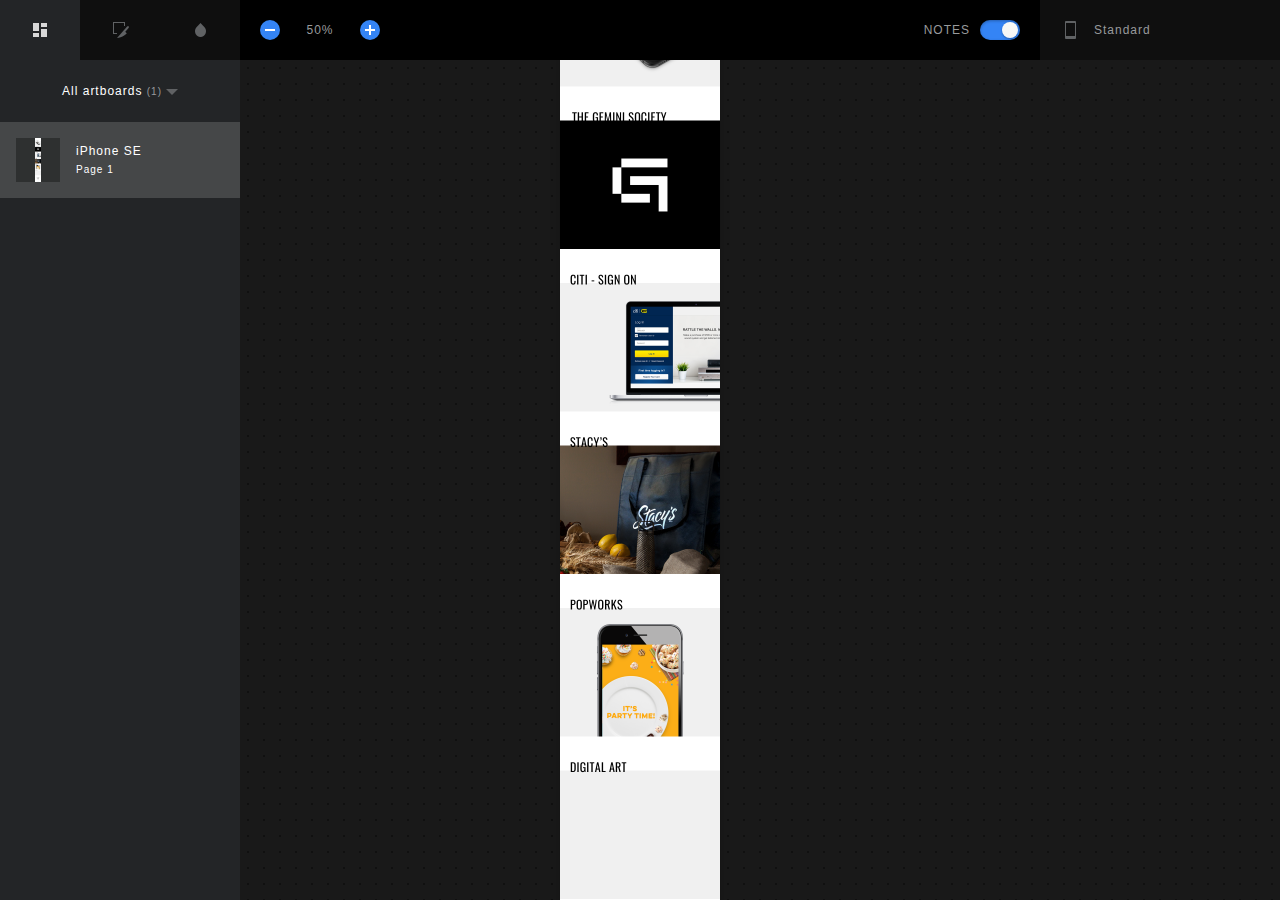
<file: specs/home page/mobile/index.html>
<!DOCTYPE html>
<html lang="en">
  <head>
    <meta charset="utf-8">
    <meta http-equiv="X-UA-Compatible" content="IE=edge">
    <meta name="viewport" content="width=device-width, initial-scale=1">
    <title>Spec Export - Sketch Measure 2.4</title>
    <style type="text/css">
    /*! normalize.css v4.1.1 | MIT License | github.com/necolas/normalize.css */html{font-family:sans-serif;-ms-text-size-adjust:100%;-webkit-text-size-adjust:100%}body{margin:0}article,aside,details,figcaption,figure,footer,header,main,menu,nav,section,summary{display:block}audio,canvas,progress,video{display:inline-block}audio:not([controls]){display:none;height:0}progress{vertical-align:baseline}template,[hidden]{display:none}a{background-color:transparent;-webkit-text-decoration-skip:objects}a:active,a:hover{outline-width:0}abbr[title]{border-bottom:0;text-decoration:underline;text-decoration:underline dotted}b,strong{font-weight:inherit}b,strong{font-weight:bolder}dfn{font-style:italic}h1{font-size:2em;margin:.67em 0}mark{background-color:#ff0;color:#000}small{font-size:80%}sub,sup{font-size:75%;line-height:0;position:relative;vertical-align:baseline}sub{bottom:-0.25em}sup{top:-0.5em}img{border-style:none}svg:not(:root){overflow:hidden}code,kbd,pre,samp{font-family:monospace,monospace;font-size:1em}figure{margin:1em 40px}hr{box-sizing:content-box;height:0;overflow:visible}button,input,select,textarea{font:inherit;margin:0}optgroup{font-weight:bold}button,input{overflow:visible}button,select{text-transform:none}button,html [type="button"],[type="reset"],[type="submit"]{-webkit-appearance:button}button::-moz-focus-inner,[type="button"]::-moz-focus-inner,[type="reset"]::-moz-focus-inner,[type="submit"]::-moz-focus-inner{border-style:none;padding:0}button:-moz-focusring,[type="button"]:-moz-focusring,[type="reset"]:-moz-focusring,[type="submit"]:-moz-focusring{outline:1px dotted ButtonText}fieldset{border:1px solid silver;margin:0 2px;padding:.35em .625em .75em}legend{box-sizing:border-box;color:inherit;display:table;max-width:100%;padding:0;white-space:normal}textarea{overflow:auto}[type="checkbox"],[type="radio"]{box-sizing:border-box;padding:0}[type="number"]::-webkit-inner-spin-button,[type="number"]::-webkit-outer-spin-button{height:auto}[type="search"]{-webkit-appearance:textfield;outline-offset:-2px}[type="search"]::-webkit-search-cancel-button,[type="search"]::-webkit-search-decoration{-webkit-appearance:none}::-webkit-input-placeholder{color:inherit;opacity:.54}::-webkit-file-upload-button{-webkit-appearance:button;font:inherit}

*{box-sizing:border-box;}
::-webkit-scrollbar{width:8px;height:8px;background:#202123;border-radius:4px;}
::-webkit-scrollbar-thumb{border:1px solid rgba(255,255,255,.16);background-color:rgba(0,0,0,.64);border-radius:4px;}
::-webkit-scrollbar-corner,
::-webkit-resizer{background:#202123;}
html{width:100vw;height:100vh;overflow:hidden;}
body{-webkit-user-select:none;width:100vw;height:100vh;min-width:1024px;font-family:HelveticaNeue,Helvetica,Arial,sans-serif;font-size:12px;color:#989A9C;background:#191919;letter-spacing:1px;overflow:hidden;}
header{position:relative;height:60px;display:flex;align-items:center;z-index:215;background:#000;}
header .header-center,header .header-left,header .header-right{width:240px;height:60px;background:#0F0F0F;}
header .header-center{display:flex;flex:1;background:#000;}
header .header-center .show-notes,header .header-center .zoom-widget{padding:20px;width:160px;}
header .header-center h1{flex:1;}
header .header-center .show-notes{text-align:right;line-height:20px;}
header .header-center .show-notes .slidebox{margin-left:10px;}
header .header-left{display:flex;}
.zoom-widget{display:flex;}
.zoom-widget button{position:relative;display:block;width:20px;height:20px;border-radius:10px;border:0;background:#3484F5;cursor:pointer;}
.zoom-widget button:after,.zoom-widget button:before{position:absolute;top:9px;left:5px;content:"";display:block;width:10px;height:2px;background:#FFF;}
.zoom-widget button:after{top:5px;left:9px;width:2px;height:10px;}
.zoom-widget button:disabled{background:#222;cursor:default;}
.zoom-widget button:disabled:after,.zoom-widget button:disabled:before{background:#606264;}
.zoom-widget button.zoom-in:after{display:none;}
.zoom-widget .zoom-text{display:block;text-align:center;line-height:20px;flex:1;}
.unit-box{height:60px;}
.unit-box .overlay{content:"";position:absolute;top:60px;left:0;width:100vw;height:calc(100vh - 60px);display:none;background:rgba(0,0,0,.56);z-index:1;}
.unit-box:focus .overlay{display:block;}
.unit-box:focus{height:auto;outline:0;}
.unit-box h3,.unit-box p{position:relative;margin:0;padding:20px 20px 20px 54px;display:block;height:100%;line-height:20px;font-size:12px;font-weight:400;cursor:pointer;}
.unit-box h3,.unit-box:focus p{display:none;}
.unit-box h3:before,.unit-box p:before{position:absolute;top:18px;left:18px;content:"";display:block;width:24px;height:24px;background:url([data-uri]) no-repeat;background-size:24px 24px;}
.unit-box ul{position:absolute;margin:1px 0 0 240px;padding:0;list-style:none;background:#0F0F0F;width:240px;height:calc(100vh - 61px);overflow:auto;display:block;transition:all .15s ease;z-index:2;}
.unit-box:focus h3{color:#3A3A3A;display:block;}
.unit-box:focus ul{margin:1px 0 0;}
.unit-box .sub-title,.unit-box label{display:flex;padding:14px 20px;}
.unit-box label{cursor:pointer;}
.unit-box li:hover label{color:#FFF;}
.page-list label span,.unit-box label span{flex:1;}
.page-list input,.unit-box input{position:absolute;visibility:hidden;}
.page-list span:before,.unit-box span:before{float:right;display:block;content:"";width:16px;height:16px;}
.page-list input:checked+span:before,.page-list label:hover span:before,.unit-box input:checked+span:before,.unit-box label:hover span:before{background-image:url([data-uri]);background-size:50px 100px;}
.page-list label:hover span:before,.unit-box label:hover span:before{background-position:0 -50px;}
.page-list input:checked+span:before,.unit-box input:checked+span:before{background-position:0 0;}
.unit-box .sub-title{font-size:12px;background:#000;color:#3A3A3A;}
main{position:relative;height:calc(100vh - 60px);}
.inspector,.navbar{position:absolute;top:0;bottom:0;display:flex;width:240px;background:#232527;z-index:5;}
.inspector{transition:all .15s ease;right:-240px;display:block;}
.inspector.active{right:0;}
.navbar{left:-240px;width:240px;transition:all .15s ease;}
.navbar.on{left:0;}
.navbar nav{width:40px;background:#000204;}
.navbar section{flex:1;}
.tab{margin:0;padding:0;display:flex;width:100%;list-style:none;}
.tab li{display:flex;flex:1;height:60px;cursor:pointer;font-size:12px;justify-content:center;align-items:center;}
.tab li.current{background-color:#232527;}
.tab li:before{content:"";width:40px;height:40px;background:url([data-uri]) no-repeat -50px 0;background-size:100px 150px;overflow:hidden;}
.tab li.current:before{background-position-x:0;}
.tab li.icon-slices:before{background-position-y:-50px;}
.tab li.icon-colors:before{background-position-y:-100px;}
#inspector .code-item{display:none!important;}
#inspector .code-item textarea{padding: 16px;}
#inspector .code-item.select{display: block!important;}
#inspector .tab li{height:40px;}
#inspector .tab li:before{background-image:url([data-uri]);
}
#inspector .tab li.select{background-color:rgba(255,255,255,.05);}
#inspector .tab li.select:before{background-position-x: 0;}
#inspector .tab li.icon-android-panel:before {background-position-y: -50px;}
#inspector .tab li.icon-ios-panel:before {background-position-y: -100px;}
.screen-viewer{position:absolute;width:100vw;height:calc(100vh - 60px);background:#191919 url([data-uri]);background-size:16px 16px;overflow:auto;}
.screen-viewer,.screen-viewer .overlay{position:absolute;width:100vw;height:calc(100vh - 60px);background:#191919 url([data-uri]);background-size:16px 16px;overflow:auto;}
.screen-viewer .overlay{display:none;position:fixed;top:60px;left:0;background:transparent;overflow:hidden;z-index:2;cursor:none;}
.screen-viewer.moving-screen .overlay{display:block;}
.screen-viewer-inner{position:relative;margin:0 auto;}
.screen{margin:0 auto;position:absolute;left:50%;top:50%;background:#FFF;box-shadow:0 2px 10px 0 rgba(0,0,0,.2);transition:all .15s ease;}
.layer{position:absolute;cursor:pointer;}
.hover,.selected{border:1px solid #EE6723;}
.has-slice{border:1px dashed #EE6723;background:rgba(255,85,0,.32);}
.layer b,.layer i{position:absolute;width:5px;height:5px;background:#FFF;border:1px solid #EE6723;border-radius:50%;overflow:hidden;display:none;}
.layer b{width:3px;height:3px;background:#EE6723;}
.selected i{display:block;}
.distance.h div[data-width]:before,.distance.v div[data-height]:before,.selected:after,.selected:before{position:absolute;display:block;left:50%;top:-23px;transform:translateX(-50%);content:attr(data-width);font-size:12px;color:#FFF;height:12px;line-height:12px;padding:4px;background:#EE6723;border-radius:2px;z-index:1;}
.percentage-mode .distance.h div[data-width]:before,.percentage-mode .distance.v div[data-height]:before,.percentage-mode .selected:after,.percentage-mode .selected:before{content:attr(percentage-width);}
.selected.hidden:after,.selected.hidden:before{display:none;}
.distance.v div[data-height]:before,.selected:after{content:attr(data-height);left:auto;right:0;top:50%;transform:translateX(calc(100% + 3px)) translateY(-50%);}
.percentage-mode .distance.v div[data-height]:before,.percentage-mode .selected:after{content:attr(percentage-height);}
.layer .tl{top:-3px;left:-3px;}
.layer .tr{top:-3px;right:-3px;}
.layer .bl{bottom:-3px;left:-3px;}
.layer .br{bottom:-3px;right:-3px;}
.hover{border:1px solid #419bf9;}
.selected{border:1px solid #EE6723;}
.ruler{position:absolute;width:100%;height:100%;border:1px dashed #419bf9;}
.ruler.h{border-left:0;border-right:0;}
.ruler.v{border-top:0;border-bottom:0;}
.distance,.distance div,.distance div:before,.distance:after,.distance:before{position:absolute;}
.distance.v,.distance.v div{width:1px;}
.distance.h,.distance.h div{height:1px;}
.distance.v div{top:0;bottom:0;background:#EE6723;}
.distance.h div{left:0;right:0;background:#EE6723;}
.distance.v:after,.distance.v:before{content:"";top:0;left:-2px;width:5px;height:1px;background:#EE6723;}
.distance.h:after,.distance.h:before{content:"";top:-2px;left:0;width:1px;height:5px;background:#EE6723;}
.distance.v:after{top:auto;bottom:0;}
.distance.h:after{left:auto;right:0;}
.note{position:absolute;margin:-12px 0 0 -12px;width:24px;height:24px;background:#F5A623;border-radius:50%;border:2px solid #FFF;box-shadow:0 0 3px rgba(0,0,0,.24);}
.note:before{content:attr(data-index);font-size:12px;display:block;color:#FFF;text-align:center;width:100%;height:100%;line-height:20px;}
.note:hover{box-shadow:0 0 3px rgba(0,0,0,.64);}
.note div{position:absolute;top:50%;left:30px;border-radius:4px;padding:8px;background:#FFF;box-shadow:0 0 3px rgba(0,0,0,.5);-webkit-user-select:text;color:#222;transform:translateY(-50%);z-index:2;}
.note div:before{content:"";position:absolute;left:-7px;top:50%;width:8px;height:14px;background:url([data-uri]) no-repeat;background-size:8px 14px;transform:translateY(-50%);}
.slidebox{position:relative;width:40px;height:20px;display:inline-block;}
.slidebox input{visibility:hidden;}
.slidebox label{position:absolute;top:0;left:0;width:40px;height:20px;background:#898989;box-shadow:inset 0 1px 3px 0 rgba(0,0,0,.3);border-radius:10px;cursor:pointer;transition:all .2s ease;}
.slidebox label:after{position:absolute;content:"";top:2px;left:2px;width:16px;height:16px;background-image:linear-gradient(-180deg,#F8F9F6 0,#F5F5F5 100%);box-shadow:0 1px 2px 0 rgba(0,0,0,.3);border-radius:8px;transition:all .15s ease;}
.slidebox input[type=checkbox]:checked+label{background:#3484F5;}
.slidebox input[type=checkbox]:checked+label:after{left:22px;}
.inspector{overflow:auto;}
.inspector h2,.inspector h3{margin:0;padding:0;font-weight:400;}
.inspector h2{font-size:12px;line-height:24px;padding:12px 16px;text-align:center;}
.inspector h3{height:32px;font-size:12px;line-height:32px;padding:0 16px;background-image:linear-gradient(90deg,rgba(0,4,9,.32) 0,rgba(0,2,4,0) 100%);}
.inspector .context{padding:16px;}
.inspector .color,.inspector .item{display:flex;margin:0 0 8px;}
.inspector .item[data-label]:before{content:attr(data-label);display:block;width:70px;font-size:12px;height:24px;line-height:24px;}
.inspector .color:last-child,.inspector .item:last-child{margin:0;}
.inspector .item div,.inspector .item label{flex:1;}
.inspector .item label{padding:0 4px;}
.inspector .item label:first-child{padding:0 4px 0 0;}
.inspector .item label:last-child{padding:0 0 0 4px;}
.inspector .item label:only-child{padding:0;}
.inspector .item label[data-label]:after{content:attr(data-label);font-size:10px;text-align:center;display:block;margin:2px 0 0;}
.inspector input,.inspector textarea{padding:3px 4px;width:100%;background:rgba(255,255,255,.05);border-radius:2px;border:0;line-height:18px;height:24px;font-size:12px;color:#FFF;text-align:center;outline:0;resize:none;}
.inspector textarea{min-width:100%;height:auto;text-align:left;}
.context h4{font-size:12px;font-weight:400;position:0;margin:0 0 16px;color:#FFF;}
.context h4:before{margin:0 10px 0 0;display:inline-block;content:"";width:8px;height:8px;border-radius:1px;background:#3484F5;}
.context .colors{margin:0 0 8px;}
.context .colors:last-child,.context .items-group:last-child{margin:0;}
.context .items-group{margin:0 0 24px;}
.inspector .color{display:block;}
.inspector .color[data-name]:after{content:attr(data-name);font-size:10px;text-align:center;padding:0 0 0 24px;display:block;margin:2px 0 0;}
.inspector .color label,.inspector .color label em,.inspector .color label em i{position:absolute;display:block;width:24px;height:24px;padding:0;}
.inspector .color label em{position:relative;background-color:#fff;background-image:linear-gradient(45deg,#dddadc 25%,transparent 25%,transparent 75%,#dddadc 75%,#dddadc),linear-gradient(45deg,#dddadc 25%,transparent 25%,transparent 75%,#dddadc 75%,#dddadc);background-size:12px 12px;background-position:0 0,6px 6px;border-radius:2px 0 0 2px;overflow:hidden;}
.inspector .color label em i{position:relative;}
.inspector .item .color input{text-align:center;}
.inspector .color input{padding-left:32px;width:100%;text-align:left;}
.gradient .color label:before{position:absolute;top:12px;left:11px;content:"";width:2px;height:32px;background:#FFF;z-index:2;box-shadow:0 0 2px 1px rgba(0,0,0,.2);}
.gradient .color label:after{position:absolute;top:8px;left:8px;content:"";width:8px;height:8px;background:#FFF;z-index:3;border-radius:4px;box-shadow:0 0 2px 1px rgba(0,0,0,.2);}
.gradient .color[data-name] label:before{height:42px;}
.gradient .color:last-child label:before{display:none;}
.navbar section{position:relative;overflow:auto;}
.artboard-list,.asset-list,.color-list{margin:0;padding:0;list-style:none;}
.artboard-list li{padding:16px;display:flex;cursor:pointer;}
.artboard-list li:hover,.asset-list li:hover,.color-list li:hover{background:#191A1E;}
.artboard-list li.active{background:#454748;}
.preview-img{display:block;width:44px;height:44px;text-align:center;background:rgba(0,0,0,.32);}
.preview-img:before{content:' ';display:inline-block;vertical-align:middle;height:100%;}
.preview-img img{max-width:44px;max-height:44px;background:#FFF;vertical-align:middle;}
.pages-select{padding:24px;position:relative;}
.pages-select h3{margin:0;text-align:center;font-size:12px;font-weight:400;color:#FFF;cursor:pointer;}
.page-list em,.pages-select h3 em{font-style:normal;font-size:10px;color:#989A9C;}
.pages-select h3:after{content:"";margin:0 0 0 4px;width:12px;height:6px;display:inline-block;background:url([data-uri]) no-repeat;background-size:12px 6px;}
.pages-select .page-list{display:none;position:absolute;left:50%;transform:translateX(-50%);margin:-32px 0 0;padding:8px;border-radius:4px;list-style:none;width:180px;background:#0F0F0F;box-shadow:0 2px 10px 0 rgba(0,0,0,.8);}
.pages-select:focus{outline:0;}
.pages-select:focus .page-list{display:block;}
.pages-select .page-list label{padding:10px;cursor:pointer;}
.pages-select .page-list label,.pages-select .page-list span{display:block;}
.page-list span:before{position:absolute;right:8px;}
.exportable{margin:0;padding:0;list-style:none;background:#191A1E;border:1px solid #2D2F31;border-radius:4px;}
.exportable li{position:relative;padding:0 8px;height:32px;line-height:32px;border-bottom:1px solid #222;white-space:nowrap;text-overflow:ellipsis;}
.exportable li a{color:#FFF;text-decoration:none;outline:0;}
.exportable li:last-child{border:0;}
.exportable img{position:absolute;top:0;left:0;width:100%;height:100%;opacity:0;}
.asset-list li,.color-list li{padding:24px;display:flex;cursor:pointer;}
.color-list li{cursor:default;}
.asset-list li picture,.color-list li em{position:relative;display:block;text-align:center;width:32px;height:32px;background-color:#4A4A4A;background-image:linear-gradient(45deg,#000 25%,transparent 25%,transparent 75%,#000 75%,#000),linear-gradient(45deg,#000 25%,transparent 25%,transparent 75%,#000 75%,#000);background-size:8px 8px;background-position:0 0,4px 4px;border-radius:2px;}
.color-list li em{background-color:#fff;background-image:linear-gradient(45deg,#dddadc 25%,transparent 25%,transparent 75%,#dddadc 75%,#dddadc),linear-gradient(45deg,#dddadc 25%,transparent 25%,transparent 75%,#dddadc 75%,#dddadc);border-radius:50%;overflow:hidden;}
.color-list li em i{position:absolute;top:0;left:0;right:0;bottom:0;}
.artboard-list li div,.asset-list li div,.color-list li div{padding:0 0 0 16px;flex:1;}
.artboard-list li div{padding:6px 0 4px 16px;}
.asset-list li picture:before{content:"";display:inline-block;height:100%;vertical-align:middle;}
.asset-list li picture img{vertical-align:middle;max-width:28px;max-height:28px;}
.asset-list li picture:after{content:"";position:absolute;top:0;left:0;right:0;bottom:0;}
.artboard-list h3, .asset-list h3,.color-list h3{margin:0 0 4px;padding:0;color:#FFF;font-size:12px;font-weight:400;overflow:hidden;text-overflow:ellipsis;}
.artboard-list small, .asset-list small,.color-list small{font-size:10px;}
.artboard-list li.active small{color:#FFF;}
.empty{position:absolute;top:30%;left:0;right:0;transform:translateY(-50%);vertical-align:middle;text-align:center;}
.message{position:absolute;top:50%;left:50%;padding:10px 20px;max-width:320px;transform:translateX(-50%) translateY(-50%);text-align:center;border-radius:4px;background:rgba(0,0,0,.96);border: 1px solid rgba(255,255,255,.16);color:#FFF;box-shadow:0 2px 10px rgba(0,0,0,.32);z-index:9;display:none;}
.cursor{position:absolute;display:none;margin:-8px 0 0 -8px;top:50%;left:50%;width:16px;height:17px;background-size:16px 17px;background-image: url('[data-uri]');background-repeat:no-repeat;cursor:none;z-index:1;
}
.cursor.show{display:block;}
.cursor.moving{background-image: url('[data-uri]');}
    </style>
    <script type="text/javascript">
    <!--
    /*! jQuery v3.0.0 | (c) jQuery Foundation | jquery.org/license */
!function(a,b){"use strict";"object"==typeof module&&"object"==typeof module.exports?module.exports=a.document?b(a,!0):function(a){if(!a.document)throw new Error("jQuery requires a window with a document");return b(a)}:b(a)}("undefined"!=typeof window?window:this,function(a,b){"use strict";var c=[],d=a.document,e=Object.getPrototypeOf,f=c.slice,g=c.concat,h=c.push,i=c.indexOf,j={},k=j.toString,l=j.hasOwnProperty,m=l.toString,n=m.call(Object),o={};function p(a,b){b=b||d;var c=b.createElement("script");c.text=a,b.head.appendChild(c).parentNode.removeChild(c)}var q="3.0.0",r=function(a,b){return new r.fn.init(a,b)},s=/^[\s\uFEFF\xA0]+|[\s\uFEFF\xA0]+$/g,t=/^-ms-/,u=/-([a-z])/g,v=function(a,b){return b.toUpperCase()};r.fn=r.prototype={jquery:q,constructor:r,length:0,toArray:function(){return f.call(this)},get:function(a){return null!=a?0>a?this[a+this.length]:this[a]:f.call(this)},pushStack:function(a){var b=r.merge(this.constructor(),a);return b.prevObject=this,b},each:function(a){return r.each(this,a)},map:function(a){return this.pushStack(r.map(this,function(b,c){return a.call(b,c,b)}))},slice:function(){return this.pushStack(f.apply(this,arguments))},first:function(){return this.eq(0)},last:function(){return this.eq(-1)},eq:function(a){var b=this.length,c=+a+(0>a?b:0);return this.pushStack(c>=0&&b>c?[this[c]]:[])},end:function(){return this.prevObject||this.constructor()},push:h,sort:c.sort,splice:c.splice},r.extend=r.fn.extend=function(){var a,b,c,d,e,f,g=arguments[0]||{},h=1,i=arguments.length,j=!1;for("boolean"==typeof g&&(j=g,g=arguments[h]||{},h++),"object"==typeof g||r.isFunction(g)||(g={}),h===i&&(g=this,h--);i>h;h++)if(null!=(a=arguments[h]))for(b in a)c=g[b],d=a[b],g!==d&&(j&&d&&(r.isPlainObject(d)||(e=r.isArray(d)))?(e?(e=!1,f=c&&r.isArray(c)?c:[]):f=c&&r.isPlainObject(c)?c:{},g[b]=r.extend(j,f,d)):void 0!==d&&(g[b]=d));return g},r.extend({expando:"jQuery"+(q+Math.random()).replace(/\D/g,""),isReady:!0,error:function(a){throw new Error(a)},noop:function(){},isFunction:function(a){return"function"===r.type(a)},isArray:Array.isArray,isWindow:function(a){return null!=a&&a===a.window},isNumeric:function(a){var b=r.type(a);return("number"===b||"string"===b)&&!isNaN(a-parseFloat(a))},isPlainObject:function(a){var b,c;return a&&"[object Object]"===k.call(a)?(b=e(a))?(c=l.call(b,"constructor")&&b.constructor,"function"==typeof c&&m.call(c)===n):!0:!1},isEmptyObject:function(a){var b;for(b in a)return!1;return!0},type:function(a){return null==a?a+"":"object"==typeof a||"function"==typeof a?j[k.call(a)]||"object":typeof a},globalEval:function(a){p(a)},camelCase:function(a){return a.replace(t,"ms-").replace(u,v)},nodeName:function(a,b){return a.nodeName&&a.nodeName.toLowerCase()===b.toLowerCase()},each:function(a,b){var c,d=0;if(w(a)){for(c=a.length;c>d;d++)if(b.call(a[d],d,a[d])===!1)break}else for(d in a)if(b.call(a[d],d,a[d])===!1)break;return a},trim:function(a){return null==a?"":(a+"").replace(s,"")},makeArray:function(a,b){var c=b||[];return null!=a&&(w(Object(a))?r.merge(c,"string"==typeof a?[a]:a):h.call(c,a)),c},inArray:function(a,b,c){return null==b?-1:i.call(b,a,c)},merge:function(a,b){for(var c=+b.length,d=0,e=a.length;c>d;d++)a[e++]=b[d];return a.length=e,a},grep:function(a,b,c){for(var d,e=[],f=0,g=a.length,h=!c;g>f;f++)d=!b(a[f],f),d!==h&&e.push(a[f]);return e},map:function(a,b,c){var d,e,f=0,h=[];if(w(a))for(d=a.length;d>f;f++)e=b(a[f],f,c),null!=e&&h.push(e);else for(f in a)e=b(a[f],f,c),null!=e&&h.push(e);return g.apply([],h)},guid:1,proxy:function(a,b){var c,d,e;return"string"==typeof b&&(c=a[b],b=a,a=c),r.isFunction(a)?(d=f.call(arguments,2),e=function(){return a.apply(b||this,d.concat(f.call(arguments)))},e.guid=a.guid=a.guid||r.guid++,e):void 0},now:Date.now,support:o}),"function"==typeof Symbol&&(r.fn[Symbol.iterator]=c[Symbol.iterator]),r.each("Boolean Number String Function Array Date RegExp Object Error Symbol".split(" "),function(a,b){j["[object "+b+"]"]=b.toLowerCase()});function w(a){var b=!!a&&"length"in a&&a.length,c=r.type(a);return"function"===c||r.isWindow(a)?!1:"array"===c||0===b||"number"==typeof b&&b>0&&b-1 in a}var x=function(a){var b,c,d,e,f,g,h,i,j,k,l,m,n,o,p,q,r,s,t,u="sizzle"+1*new Date,v=a.document,w=0,x=0,y=ha(),z=ha(),A=ha(),B=function(a,b){return a===b&&(l=!0),0},C={}.hasOwnProperty,D=[],E=D.pop,F=D.push,G=D.push,H=D.slice,I=function(a,b){for(var c=0,d=a.length;d>c;c++)if(a[c]===b)return c;return-1},J="checked|selected|async|autofocus|autoplay|controls|defer|disabled|hidden|ismap|loop|multiple|open|readonly|required|scoped",K="[\\x20\\t\\r\\n\\f]",L="(?:\\\\.|[\\w-]|[^\x00-\\xa0])+",M="\\["+K+"*("+L+")(?:"+K+"*([*^$|!~]?=)"+K+"*(?:'((?:\\\\.|[^\\\\'])*)'|\"((?:\\\\.|[^\\\\\"])*)\"|("+L+"))|)"+K+"*\\]",N=":("+L+")(?:\\((('((?:\\\\.|[^\\\\'])*)'|\"((?:\\\\.|[^\\\\\"])*)\")|((?:\\\\.|[^\\\\()[\\]]|"+M+")*)|.*)\\)|)",O=new RegExp(K+"+","g"),P=new RegExp("^"+K+"+|((?:^|[^\\\\])(?:\\\\.)*)"+K+"+$","g"),Q=new RegExp("^"+K+"*,"+K+"*"),R=new RegExp("^"+K+"*([>+~]|"+K+")"+K+"*"),S=new RegExp("="+K+"*([^\\]'\"]*?)"+K+"*\\]","g"),T=new RegExp(N),U=new RegExp("^"+L+"$"),V={ID:new RegExp("^#("+L+")"),CLASS:new RegExp("^\\.("+L+")"),TAG:new RegExp("^("+L+"|[*])"),ATTR:new RegExp("^"+M),PSEUDO:new RegExp("^"+N),CHILD:new RegExp("^:(only|first|last|nth|nth-last)-(child|of-type)(?:\\("+K+"*(even|odd|(([+-]|)(\\d*)n|)"+K+"*(?:([+-]|)"+K+"*(\\d+)|))"+K+"*\\)|)","i"),bool:new RegExp("^(?:"+J+")$","i"),needsContext:new RegExp("^"+K+"*[>+~]|:(even|odd|eq|gt|lt|nth|first|last)(?:\\("+K+"*((?:-\\d)?\\d*)"+K+"*\\)|)(?=[^-]|$)","i")},W=/^(?:input|select|textarea|button)$/i,X=/^h\d$/i,Y=/^[^{]+\{\s*\[native \w/,Z=/^(?:#([\w-]+)|(\w+)|\.([\w-]+))$/,$=/[+~]/,_=new RegExp("\\\\([\\da-f]{1,6}"+K+"?|("+K+")|.)","ig"),aa=function(a,b,c){var d="0x"+b-65536;return d!==d||c?b:0>d?String.fromCharCode(d+65536):String.fromCharCode(d>>10|55296,1023&d|56320)},ba=/([\0-\x1f\x7f]|^-?\d)|^-$|[^\x80-\uFFFF\w-]/g,ca=function(a,b){return b?"\x00"===a?"\ufffd":a.slice(0,-1)+"\\"+a.charCodeAt(a.length-1).toString(16)+" ":"\\"+a},da=function(){m()},ea=ta(function(a){return a.disabled===!0},{dir:"parentNode",next:"legend"});try{G.apply(D=H.call(v.childNodes),v.childNodes),D[v.childNodes.length].nodeType}catch(fa){G={apply:D.length?function(a,b){F.apply(a,H.call(b))}:function(a,b){var c=a.length,d=0;while(a[c++]=b[d++]);a.length=c-1}}}function ga(a,b,d,e){var f,h,j,k,l,o,r,s=b&&b.ownerDocument,w=b?b.nodeType:9;if(d=d||[],"string"!=typeof a||!a||1!==w&&9!==w&&11!==w)return d;if(!e&&((b?b.ownerDocument||b:v)!==n&&m(b),b=b||n,p)){if(11!==w&&(l=Z.exec(a)))if(f=l[1]){if(9===w){if(!(j=b.getElementById(f)))return d;if(j.id===f)return d.push(j),d}else if(s&&(j=s.getElementById(f))&&t(b,j)&&j.id===f)return d.push(j),d}else{if(l[2])return G.apply(d,b.getElementsByTagName(a)),d;if((f=l[3])&&c.getElementsByClassName&&b.getElementsByClassName)return G.apply(d,b.getElementsByClassName(f)),d}if(c.qsa&&!A[a+" "]&&(!q||!q.test(a))){if(1!==w)s=b,r=a;else if("object"!==b.nodeName.toLowerCase()){(k=b.getAttribute("id"))?k=k.replace(ba,ca):b.setAttribute("id",k=u),o=g(a),h=o.length;while(h--)o[h]="#"+k+" "+sa(o[h]);r=o.join(","),s=$.test(a)&&qa(b.parentNode)||b}if(r)try{return G.apply(d,s.querySelectorAll(r)),d}catch(x){}finally{k===u&&b.removeAttribute("id")}}}return i(a.replace(P,"$1"),b,d,e)}function ha(){var a=[];function b(c,e){return a.push(c+" ")>d.cacheLength&&delete b[a.shift()],b[c+" "]=e}return b}function ia(a){return a[u]=!0,a}function ja(a){var b=n.createElement("fieldset");try{return!!a(b)}catch(c){return!1}finally{b.parentNode&&b.parentNode.removeChild(b),b=null}}function ka(a,b){var c=a.split("|"),e=c.length;while(e--)d.attrHandle[c[e]]=b}function la(a,b){var c=b&&a,d=c&&1===a.nodeType&&1===b.nodeType&&a.sourceIndex-b.sourceIndex;if(d)return d;if(c)while(c=c.nextSibling)if(c===b)return-1;return a?1:-1}function ma(a){return function(b){var c=b.nodeName.toLowerCase();return"input"===c&&b.type===a}}function na(a){return function(b){var c=b.nodeName.toLowerCase();return("input"===c||"button"===c)&&b.type===a}}function oa(a){return function(b){return"label"in b&&b.disabled===a||"form"in b&&b.disabled===a||"form"in b&&b.disabled===!1&&(b.isDisabled===a||b.isDisabled!==!a&&("label"in b||!ea(b))!==a)}}function pa(a){return ia(function(b){return b=+b,ia(function(c,d){var e,f=a([],c.length,b),g=f.length;while(g--)c[e=f[g]]&&(c[e]=!(d[e]=c[e]))})})}function qa(a){return a&&"undefined"!=typeof a.getElementsByTagName&&a}c=ga.support={},f=ga.isXML=function(a){var b=a&&(a.ownerDocument||a).documentElement;return b?"HTML"!==b.nodeName:!1},m=ga.setDocument=function(a){var b,e,g=a?a.ownerDocument||a:v;return g!==n&&9===g.nodeType&&g.documentElement?(n=g,o=n.documentElement,p=!f(n),v!==n&&(e=n.defaultView)&&e.top!==e&&(e.addEventListener?e.addEventListener("unload",da,!1):e.attachEvent&&e.attachEvent("onunload",da)),c.attributes=ja(function(a){return a.className="i",!a.getAttribute("className")}),c.getElementsByTagName=ja(function(a){return a.appendChild(n.createComment("")),!a.getElementsByTagName("*").length}),c.getElementsByClassName=Y.test(n.getElementsByClassName),c.getById=ja(function(a){return o.appendChild(a).id=u,!n.getElementsByName||!n.getElementsByName(u).length}),c.getById?(d.find.ID=function(a,b){if("undefined"!=typeof b.getElementById&&p){var c=b.getElementById(a);return c?[c]:[]}},d.filter.ID=function(a){var b=a.replace(_,aa);return function(a){return a.getAttribute("id")===b}}):(delete d.find.ID,d.filter.ID=function(a){var b=a.replace(_,aa);return function(a){var c="undefined"!=typeof a.getAttributeNode&&a.getAttributeNode("id");return c&&c.value===b}}),d.find.TAG=c.getElementsByTagName?function(a,b){return"undefined"!=typeof b.getElementsByTagName?b.getElementsByTagName(a):c.qsa?b.querySelectorAll(a):void 0}:function(a,b){var c,d=[],e=0,f=b.getElementsByTagName(a);if("*"===a){while(c=f[e++])1===c.nodeType&&d.push(c);return d}return f},d.find.CLASS=c.getElementsByClassName&&function(a,b){return"undefined"!=typeof b.getElementsByClassName&&p?b.getElementsByClassName(a):void 0},r=[],q=[],(c.qsa=Y.test(n.querySelectorAll))&&(ja(function(a){o.appendChild(a).innerHTML="<a id='"+u+"'></a><select id='"+u+"-\r\\' msallowcapture=''><option selected=''></option></select>",a.querySelectorAll("[msallowcapture^='']").length&&q.push("[*^$]="+K+"*(?:''|\"\")"),a.querySelectorAll("[selected]").length||q.push("\\["+K+"*(?:value|"+J+")"),a.querySelectorAll("[id~="+u+"-]").length||q.push("~="),a.querySelectorAll(":checked").length||q.push(":checked"),a.querySelectorAll("a#"+u+"+*").length||q.push(".#.+[+~]")}),ja(function(a){a.innerHTML="<a href='' disabled='disabled'></a><select disabled='disabled'><option/></select>";var b=n.createElement("input");b.setAttribute("type","hidden"),a.appendChild(b).setAttribute("name","D"),a.querySelectorAll("[name=d]").length&&q.push("name"+K+"*[*^$|!~]?="),2!==a.querySelectorAll(":enabled").length&&q.push(":enabled",":disabled"),o.appendChild(a).disabled=!0,2!==a.querySelectorAll(":disabled").length&&q.push(":enabled",":disabled"),a.querySelectorAll("*,:x"),q.push(",.*:")})),(c.matchesSelector=Y.test(s=o.matches||o.webkitMatchesSelector||o.mozMatchesSelector||o.oMatchesSelector||o.msMatchesSelector))&&ja(function(a){c.disconnectedMatch=s.call(a,"*"),s.call(a,"[s!='']:x"),r.push("!=",N)}),q=q.length&&new RegExp(q.join("|")),r=r.length&&new RegExp(r.join("|")),b=Y.test(o.compareDocumentPosition),t=b||Y.test(o.contains)?function(a,b){var c=9===a.nodeType?a.documentElement:a,d=b&&b.parentNode;return a===d||!(!d||1!==d.nodeType||!(c.contains?c.contains(d):a.compareDocumentPosition&&16&a.compareDocumentPosition(d)))}:function(a,b){if(b)while(b=b.parentNode)if(b===a)return!0;return!1},B=b?function(a,b){if(a===b)return l=!0,0;var d=!a.compareDocumentPosition-!b.compareDocumentPosition;return d?d:(d=(a.ownerDocument||a)===(b.ownerDocument||b)?a.compareDocumentPosition(b):1,1&d||!c.sortDetached&&b.compareDocumentPosition(a)===d?a===n||a.ownerDocument===v&&t(v,a)?-1:b===n||b.ownerDocument===v&&t(v,b)?1:k?I(k,a)-I(k,b):0:4&d?-1:1)}:function(a,b){if(a===b)return l=!0,0;var c,d=0,e=a.parentNode,f=b.parentNode,g=[a],h=[b];if(!e||!f)return a===n?-1:b===n?1:e?-1:f?1:k?I(k,a)-I(k,b):0;if(e===f)return la(a,b);c=a;while(c=c.parentNode)g.unshift(c);c=b;while(c=c.parentNode)h.unshift(c);while(g[d]===h[d])d++;return d?la(g[d],h[d]):g[d]===v?-1:h[d]===v?1:0},n):n},ga.matches=function(a,b){return ga(a,null,null,b)},ga.matchesSelector=function(a,b){if((a.ownerDocument||a)!==n&&m(a),b=b.replace(S,"='$1']"),c.matchesSelector&&p&&!A[b+" "]&&(!r||!r.test(b))&&(!q||!q.test(b)))try{var d=s.call(a,b);if(d||c.disconnectedMatch||a.document&&11!==a.document.nodeType)return d}catch(e){}return ga(b,n,null,[a]).length>0},ga.contains=function(a,b){return(a.ownerDocument||a)!==n&&m(a),t(a,b)},ga.attr=function(a,b){(a.ownerDocument||a)!==n&&m(a);var e=d.attrHandle[b.toLowerCase()],f=e&&C.call(d.attrHandle,b.toLowerCase())?e(a,b,!p):void 0;return void 0!==f?f:c.attributes||!p?a.getAttribute(b):(f=a.getAttributeNode(b))&&f.specified?f.value:null},ga.escape=function(a){return(a+"").replace(ba,ca)},ga.error=function(a){throw new Error("Syntax error, unrecognized expression: "+a)},ga.uniqueSort=function(a){var b,d=[],e=0,f=0;if(l=!c.detectDuplicates,k=!c.sortStable&&a.slice(0),a.sort(B),l){while(b=a[f++])b===a[f]&&(e=d.push(f));while(e--)a.splice(d[e],1)}return k=null,a},e=ga.getText=function(a){var b,c="",d=0,f=a.nodeType;if(f){if(1===f||9===f||11===f){if("string"==typeof a.textContent)return a.textContent;for(a=a.firstChild;a;a=a.nextSibling)c+=e(a)}else if(3===f||4===f)return a.nodeValue}else while(b=a[d++])c+=e(b);return c},d=ga.selectors={cacheLength:50,createPseudo:ia,match:V,attrHandle:{},find:{},relative:{">":{dir:"parentNode",first:!0}," ":{dir:"parentNode"},"+":{dir:"previousSibling",first:!0},"~":{dir:"previousSibling"}},preFilter:{ATTR:function(a){return a[1]=a[1].replace(_,aa),a[3]=(a[3]||a[4]||a[5]||"").replace(_,aa),"~="===a[2]&&(a[3]=" "+a[3]+" "),a.slice(0,4)},CHILD:function(a){return a[1]=a[1].toLowerCase(),"nth"===a[1].slice(0,3)?(a[3]||ga.error(a[0]),a[4]=+(a[4]?a[5]+(a[6]||1):2*("even"===a[3]||"odd"===a[3])),a[5]=+(a[7]+a[8]||"odd"===a[3])):a[3]&&ga.error(a[0]),a},PSEUDO:function(a){var b,c=!a[6]&&a[2];return V.CHILD.test(a[0])?null:(a[3]?a[2]=a[4]||a[5]||"":c&&T.test(c)&&(b=g(c,!0))&&(b=c.indexOf(")",c.length-b)-c.length)&&(a[0]=a[0].slice(0,b),a[2]=c.slice(0,b)),a.slice(0,3))}},filter:{TAG:function(a){var b=a.replace(_,aa).toLowerCase();return"*"===a?function(){return!0}:function(a){return a.nodeName&&a.nodeName.toLowerCase()===b}},CLASS:function(a){var b=y[a+" "];return b||(b=new RegExp("(^|"+K+")"+a+"("+K+"|$)"))&&y(a,function(a){return b.test("string"==typeof a.className&&a.className||"undefined"!=typeof a.getAttribute&&a.getAttribute("class")||"")})},ATTR:function(a,b,c){return function(d){var e=ga.attr(d,a);return null==e?"!="===b:b?(e+="","="===b?e===c:"!="===b?e!==c:"^="===b?c&&0===e.indexOf(c):"*="===b?c&&e.indexOf(c)>-1:"$="===b?c&&e.slice(-c.length)===c:"~="===b?(" "+e.replace(O," ")+" ").indexOf(c)>-1:"|="===b?e===c||e.slice(0,c.length+1)===c+"-":!1):!0}},CHILD:function(a,b,c,d,e){var f="nth"!==a.slice(0,3),g="last"!==a.slice(-4),h="of-type"===b;return 1===d&&0===e?function(a){return!!a.parentNode}:function(b,c,i){var j,k,l,m,n,o,p=f!==g?"nextSibling":"previousSibling",q=b.parentNode,r=h&&b.nodeName.toLowerCase(),s=!i&&!h,t=!1;if(q){if(f){while(p){m=b;while(m=m[p])if(h?m.nodeName.toLowerCase()===r:1===m.nodeType)return!1;o=p="only"===a&&!o&&"nextSibling"}return!0}if(o=[g?q.firstChild:q.lastChild],g&&s){m=q,l=m[u]||(m[u]={}),k=l[m.uniqueID]||(l[m.uniqueID]={}),j=k[a]||[],n=j[0]===w&&j[1],t=n&&j[2],m=n&&q.childNodes[n];while(m=++n&&m&&m[p]||(t=n=0)||o.pop())if(1===m.nodeType&&++t&&m===b){k[a]=[w,n,t];break}}else if(s&&(m=b,l=m[u]||(m[u]={}),k=l[m.uniqueID]||(l[m.uniqueID]={}),j=k[a]||[],n=j[0]===w&&j[1],t=n),t===!1)while(m=++n&&m&&m[p]||(t=n=0)||o.pop())if((h?m.nodeName.toLowerCase()===r:1===m.nodeType)&&++t&&(s&&(l=m[u]||(m[u]={}),k=l[m.uniqueID]||(l[m.uniqueID]={}),k[a]=[w,t]),m===b))break;return t-=e,t===d||t%d===0&&t/d>=0}}},PSEUDO:function(a,b){var c,e=d.pseudos[a]||d.setFilters[a.toLowerCase()]||ga.error("unsupported pseudo: "+a);return e[u]?e(b):e.length>1?(c=[a,a,"",b],d.setFilters.hasOwnProperty(a.toLowerCase())?ia(function(a,c){var d,f=e(a,b),g=f.length;while(g--)d=I(a,f[g]),a[d]=!(c[d]=f[g])}):function(a){return e(a,0,c)}):e}},pseudos:{not:ia(function(a){var b=[],c=[],d=h(a.replace(P,"$1"));return d[u]?ia(function(a,b,c,e){var f,g=d(a,null,e,[]),h=a.length;while(h--)(f=g[h])&&(a[h]=!(b[h]=f))}):function(a,e,f){return b[0]=a,d(b,null,f,c),b[0]=null,!c.pop()}}),has:ia(function(a){return function(b){return ga(a,b).length>0}}),contains:ia(function(a){return a=a.replace(_,aa),function(b){return(b.textContent||b.innerText||e(b)).indexOf(a)>-1}}),lang:ia(function(a){return U.test(a||"")||ga.error("unsupported lang: "+a),a=a.replace(_,aa).toLowerCase(),function(b){var c;do if(c=p?b.lang:b.getAttribute("xml:lang")||b.getAttribute("lang"))return c=c.toLowerCase(),c===a||0===c.indexOf(a+"-");while((b=b.parentNode)&&1===b.nodeType);return!1}}),target:function(b){var c=a.location&&a.location.hash;return c&&c.slice(1)===b.id},root:function(a){return a===o},focus:function(a){return a===n.activeElement&&(!n.hasFocus||n.hasFocus())&&!!(a.type||a.href||~a.tabIndex)},enabled:oa(!1),disabled:oa(!0),checked:function(a){var b=a.nodeName.toLowerCase();return"input"===b&&!!a.checked||"option"===b&&!!a.selected},selected:function(a){return a.parentNode&&a.parentNode.selectedIndex,a.selected===!0},empty:function(a){for(a=a.firstChild;a;a=a.nextSibling)if(a.nodeType<6)return!1;return!0},parent:function(a){return!d.pseudos.empty(a)},header:function(a){return X.test(a.nodeName)},input:function(a){return W.test(a.nodeName)},button:function(a){var b=a.nodeName.toLowerCase();return"input"===b&&"button"===a.type||"button"===b},text:function(a){var b;return"input"===a.nodeName.toLowerCase()&&"text"===a.type&&(null==(b=a.getAttribute("type"))||"text"===b.toLowerCase())},first:pa(function(){return[0]}),last:pa(function(a,b){return[b-1]}),eq:pa(function(a,b,c){return[0>c?c+b:c]}),even:pa(function(a,b){for(var c=0;b>c;c+=2)a.push(c);return a}),odd:pa(function(a,b){for(var c=1;b>c;c+=2)a.push(c);return a}),lt:pa(function(a,b,c){for(var d=0>c?c+b:c;--d>=0;)a.push(d);return a}),gt:pa(function(a,b,c){for(var d=0>c?c+b:c;++d<b;)a.push(d);return a})}},d.pseudos.nth=d.pseudos.eq;for(b in{radio:!0,checkbox:!0,file:!0,password:!0,image:!0})d.pseudos[b]=ma(b);for(b in{submit:!0,reset:!0})d.pseudos[b]=na(b);function ra(){}ra.prototype=d.filters=d.pseudos,d.setFilters=new ra,g=ga.tokenize=function(a,b){var c,e,f,g,h,i,j,k=z[a+" "];if(k)return b?0:k.slice(0);h=a,i=[],j=d.preFilter;while(h){c&&!(e=Q.exec(h))||(e&&(h=h.slice(e[0].length)||h),i.push(f=[])),c=!1,(e=R.exec(h))&&(c=e.shift(),f.push({value:c,type:e[0].replace(P," ")}),h=h.slice(c.length));for(g in d.filter)!(e=V[g].exec(h))||j[g]&&!(e=j[g](e))||(c=e.shift(),f.push({value:c,type:g,matches:e}),h=h.slice(c.length));if(!c)break}return b?h.length:h?ga.error(a):z(a,i).slice(0)};function sa(a){for(var b=0,c=a.length,d="";c>b;b++)d+=a[b].value;return d}function ta(a,b,c){var d=b.dir,e=b.next,f=e||d,g=c&&"parentNode"===f,h=x++;return b.first?function(b,c,e){while(b=b[d])if(1===b.nodeType||g)return a(b,c,e)}:function(b,c,i){var j,k,l,m=[w,h];if(i){while(b=b[d])if((1===b.nodeType||g)&&a(b,c,i))return!0}else while(b=b[d])if(1===b.nodeType||g)if(l=b[u]||(b[u]={}),k=l[b.uniqueID]||(l[b.uniqueID]={}),e&&e===b.nodeName.toLowerCase())b=b[d]||b;else{if((j=k[f])&&j[0]===w&&j[1]===h)return m[2]=j[2];if(k[f]=m,m[2]=a(b,c,i))return!0}}}function ua(a){return a.length>1?function(b,c,d){var e=a.length;while(e--)if(!a[e](b,c,d))return!1;return!0}:a[0]}function va(a,b,c){for(var d=0,e=b.length;e>d;d++)ga(a,b[d],c);return c}function wa(a,b,c,d,e){for(var f,g=[],h=0,i=a.length,j=null!=b;i>h;h++)(f=a[h])&&(c&&!c(f,d,e)||(g.push(f),j&&b.push(h)));return g}function xa(a,b,c,d,e,f){return d&&!d[u]&&(d=xa(d)),e&&!e[u]&&(e=xa(e,f)),ia(function(f,g,h,i){var j,k,l,m=[],n=[],o=g.length,p=f||va(b||"*",h.nodeType?[h]:h,[]),q=!a||!f&&b?p:wa(p,m,a,h,i),r=c?e||(f?a:o||d)?[]:g:q;if(c&&c(q,r,h,i),d){j=wa(r,n),d(j,[],h,i),k=j.length;while(k--)(l=j[k])&&(r[n[k]]=!(q[n[k]]=l))}if(f){if(e||a){if(e){j=[],k=r.length;while(k--)(l=r[k])&&j.push(q[k]=l);e(null,r=[],j,i)}k=r.length;while(k--)(l=r[k])&&(j=e?I(f,l):m[k])>-1&&(f[j]=!(g[j]=l))}}else r=wa(r===g?r.splice(o,r.length):r),e?e(null,g,r,i):G.apply(g,r)})}function ya(a){for(var b,c,e,f=a.length,g=d.relative[a[0].type],h=g||d.relative[" "],i=g?1:0,k=ta(function(a){return a===b},h,!0),l=ta(function(a){return I(b,a)>-1},h,!0),m=[function(a,c,d){var e=!g&&(d||c!==j)||((b=c).nodeType?k(a,c,d):l(a,c,d));return b=null,e}];f>i;i++)if(c=d.relative[a[i].type])m=[ta(ua(m),c)];else{if(c=d.filter[a[i].type].apply(null,a[i].matches),c[u]){for(e=++i;f>e;e++)if(d.relative[a[e].type])break;return xa(i>1&&ua(m),i>1&&sa(a.slice(0,i-1).concat({value:" "===a[i-2].type?"*":""})).replace(P,"$1"),c,e>i&&ya(a.slice(i,e)),f>e&&ya(a=a.slice(e)),f>e&&sa(a))}m.push(c)}return ua(m)}function za(a,b){var c=b.length>0,e=a.length>0,f=function(f,g,h,i,k){var l,o,q,r=0,s="0",t=f&&[],u=[],v=j,x=f||e&&d.find.TAG("*",k),y=w+=null==v?1:Math.random()||.1,z=x.length;for(k&&(j=g===n||g||k);s!==z&&null!=(l=x[s]);s++){if(e&&l){o=0,g||l.ownerDocument===n||(m(l),h=!p);while(q=a[o++])if(q(l,g||n,h)){i.push(l);break}k&&(w=y)}c&&((l=!q&&l)&&r--,f&&t.push(l))}if(r+=s,c&&s!==r){o=0;while(q=b[o++])q(t,u,g,h);if(f){if(r>0)while(s--)t[s]||u[s]||(u[s]=E.call(i));u=wa(u)}G.apply(i,u),k&&!f&&u.length>0&&r+b.length>1&&ga.uniqueSort(i)}return k&&(w=y,j=v),t};return c?ia(f):f}return h=ga.compile=function(a,b){var c,d=[],e=[],f=A[a+" "];if(!f){b||(b=g(a)),c=b.length;while(c--)f=ya(b[c]),f[u]?d.push(f):e.push(f);f=A(a,za(e,d)),f.selector=a}return f},i=ga.select=function(a,b,e,f){var i,j,k,l,m,n="function"==typeof a&&a,o=!f&&g(a=n.selector||a);if(e=e||[],1===o.length){if(j=o[0]=o[0].slice(0),j.length>2&&"ID"===(k=j[0]).type&&c.getById&&9===b.nodeType&&p&&d.relative[j[1].type]){if(b=(d.find.ID(k.matches[0].replace(_,aa),b)||[])[0],!b)return e;n&&(b=b.parentNode),a=a.slice(j.shift().value.length)}i=V.needsContext.test(a)?0:j.length;while(i--){if(k=j[i],d.relative[l=k.type])break;if((m=d.find[l])&&(f=m(k.matches[0].replace(_,aa),$.test(j[0].type)&&qa(b.parentNode)||b))){if(j.splice(i,1),a=f.length&&sa(j),!a)return G.apply(e,f),e;break}}}return(n||h(a,o))(f,b,!p,e,!b||$.test(a)&&qa(b.parentNode)||b),e},c.sortStable=u.split("").sort(B).join("")===u,c.detectDuplicates=!!l,m(),c.sortDetached=ja(function(a){return 1&a.compareDocumentPosition(n.createElement("fieldset"))}),ja(function(a){return a.innerHTML="<a href='#'></a>","#"===a.firstChild.getAttribute("href")})||ka("type|href|height|width",function(a,b,c){return c?void 0:a.getAttribute(b,"type"===b.toLowerCase()?1:2)}),c.attributes&&ja(function(a){return a.innerHTML="<input/>",a.firstChild.setAttribute("value",""),""===a.firstChild.getAttribute("value")})||ka("value",function(a,b,c){return c||"input"!==a.nodeName.toLowerCase()?void 0:a.defaultValue}),ja(function(a){return null==a.getAttribute("disabled")})||ka(J,function(a,b,c){var d;return c?void 0:a[b]===!0?b.toLowerCase():(d=a.getAttributeNode(b))&&d.specified?d.value:null}),ga}(a);r.find=x,r.expr=x.selectors,r.expr[":"]=r.expr.pseudos,r.uniqueSort=r.unique=x.uniqueSort,r.text=x.getText,r.isXMLDoc=x.isXML,r.contains=x.contains,r.escapeSelector=x.escape;var y=function(a,b,c){var d=[],e=void 0!==c;while((a=a[b])&&9!==a.nodeType)if(1===a.nodeType){if(e&&r(a).is(c))break;d.push(a)}return d},z=function(a,b){for(var c=[];a;a=a.nextSibling)1===a.nodeType&&a!==b&&c.push(a);return c},A=r.expr.match.needsContext,B=/^<([a-z][^\/\0>:\x20\t\r\n\f]*)[\x20\t\r\n\f]*\/?>(?:<\/\1>|)$/i,C=/^.[^:#\[\.,]*$/;function D(a,b,c){if(r.isFunction(b))return r.grep(a,function(a,d){return!!b.call(a,d,a)!==c});if(b.nodeType)return r.grep(a,function(a){return a===b!==c});if("string"==typeof b){if(C.test(b))return r.filter(b,a,c);b=r.filter(b,a)}return r.grep(a,function(a){return i.call(b,a)>-1!==c&&1===a.nodeType})}r.filter=function(a,b,c){var d=b[0];return c&&(a=":not("+a+")"),1===b.length&&1===d.nodeType?r.find.matchesSelector(d,a)?[d]:[]:r.find.matches(a,r.grep(b,function(a){return 1===a.nodeType}))},r.fn.extend({find:function(a){var b,c,d=this.length,e=this;if("string"!=typeof a)return this.pushStack(r(a).filter(function(){for(b=0;d>b;b++)if(r.contains(e[b],this))return!0}));for(c=this.pushStack([]),b=0;d>b;b++)r.find(a,e[b],c);return d>1?r.uniqueSort(c):c},filter:function(a){return this.pushStack(D(this,a||[],!1))},not:function(a){return this.pushStack(D(this,a||[],!0))},is:function(a){return!!D(this,"string"==typeof a&&A.test(a)?r(a):a||[],!1).length}});var E,F=/^(?:\s*(<[\w\W]+>)[^>]*|#([\w-]+))$/,G=r.fn.init=function(a,b,c){var e,f;if(!a)return this;if(c=c||E,"string"==typeof a){if(e="<"===a[0]&&">"===a[a.length-1]&&a.length>=3?[null,a,null]:F.exec(a),!e||!e[1]&&b)return!b||b.jquery?(b||c).find(a):this.constructor(b).find(a);if(e[1]){if(b=b instanceof r?b[0]:b,r.merge(this,r.parseHTML(e[1],b&&b.nodeType?b.ownerDocument||b:d,!0)),B.test(e[1])&&r.isPlainObject(b))for(e in b)r.isFunction(this[e])?this[e](b[e]):this.attr(e,b[e]);return this}return f=d.getElementById(e[2]),f&&(this[0]=f,this.length=1),this}return a.nodeType?(this[0]=a,this.length=1,this):r.isFunction(a)?void 0!==c.ready?c.ready(a):a(r):r.makeArray(a,this)};G.prototype=r.fn,E=r(d);var H=/^(?:parents|prev(?:Until|All))/,I={children:!0,contents:!0,next:!0,prev:!0};r.fn.extend({has:function(a){var b=r(a,this),c=b.length;return this.filter(function(){for(var a=0;c>a;a++)if(r.contains(this,b[a]))return!0})},closest:function(a,b){var c,d=0,e=this.length,f=[],g="string"!=typeof a&&r(a);if(!A.test(a))for(;e>d;d++)for(c=this[d];c&&c!==b;c=c.parentNode)if(c.nodeType<11&&(g?g.index(c)>-1:1===c.nodeType&&r.find.matchesSelector(c,a))){f.push(c);break}return this.pushStack(f.length>1?r.uniqueSort(f):f)},index:function(a){return a?"string"==typeof a?i.call(r(a),this[0]):i.call(this,a.jquery?a[0]:a):this[0]&&this[0].parentNode?this.first().prevAll().length:-1},add:function(a,b){return this.pushStack(r.uniqueSort(r.merge(this.get(),r(a,b))))},addBack:function(a){return this.add(null==a?this.prevObject:this.prevObject.filter(a))}});function J(a,b){while((a=a[b])&&1!==a.nodeType);return a}r.each({parent:function(a){var b=a.parentNode;return b&&11!==b.nodeType?b:null},parents:function(a){return y(a,"parentNode")},parentsUntil:function(a,b,c){return y(a,"parentNode",c)},next:function(a){return J(a,"nextSibling")},prev:function(a){return J(a,"previousSibling")},nextAll:function(a){return y(a,"nextSibling")},prevAll:function(a){return y(a,"previousSibling")},nextUntil:function(a,b,c){return y(a,"nextSibling",c)},prevUntil:function(a,b,c){return y(a,"previousSibling",c)},siblings:function(a){return z((a.parentNode||{}).firstChild,a)},children:function(a){return z(a.firstChild)},contents:function(a){return a.contentDocument||r.merge([],a.childNodes)}},function(a,b){r.fn[a]=function(c,d){var e=r.map(this,b,c);return"Until"!==a.slice(-5)&&(d=c),d&&"string"==typeof d&&(e=r.filter(d,e)),this.length>1&&(I[a]||r.uniqueSort(e),H.test(a)&&e.reverse()),this.pushStack(e)}});var K=/\S+/g;function L(a){var b={};return r.each(a.match(K)||[],function(a,c){b[c]=!0}),b}r.Callbacks=function(a){a="string"==typeof a?L(a):r.extend({},a);var b,c,d,e,f=[],g=[],h=-1,i=function(){for(e=a.once,d=b=!0;g.length;h=-1){c=g.shift();while(++h<f.length)f[h].apply(c[0],c[1])===!1&&a.stopOnFalse&&(h=f.length,c=!1)}a.memory||(c=!1),b=!1,e&&(f=c?[]:"")},j={add:function(){return f&&(c&&!b&&(h=f.length-1,g.push(c)),function d(b){r.each(b,function(b,c){r.isFunction(c)?a.unique&&j.has(c)||f.push(c):c&&c.length&&"string"!==r.type(c)&&d(c)})}(arguments),c&&!b&&i()),this},remove:function(){return r.each(arguments,function(a,b){var c;while((c=r.inArray(b,f,c))>-1)f.splice(c,1),h>=c&&h--}),this},has:function(a){return a?r.inArray(a,f)>-1:f.length>0},empty:function(){return f&&(f=[]),this},disable:function(){return e=g=[],f=c="",this},disabled:function(){return!f},lock:function(){return e=g=[],c||b||(f=c=""),this},locked:function(){return!!e},fireWith:function(a,c){return e||(c=c||[],c=[a,c.slice?c.slice():c],g.push(c),b||i()),this},fire:function(){return j.fireWith(this,arguments),this},fired:function(){return!!d}};return j};function M(a){return a}function N(a){throw a}function O(a,b,c){var d;try{a&&r.isFunction(d=a.promise)?d.call(a).done(b).fail(c):a&&r.isFunction(d=a.then)?d.call(a,b,c):b.call(void 0,a)}catch(a){c.call(void 0,a)}}r.extend({Deferred:function(b){var c=[["notify","progress",r.Callbacks("memory"),r.Callbacks("memory"),2],["resolve","done",r.Callbacks("once memory"),r.Callbacks("once memory"),0,"resolved"],["reject","fail",r.Callbacks("once memory"),r.Callbacks("once memory"),1,"rejected"]],d="pending",e={state:function(){return d},always:function(){return f.done(arguments).fail(arguments),this},"catch":function(a){return e.then(null,a)},pipe:function(){var a=arguments;return r.Deferred(function(b){r.each(c,function(c,d){var e=r.isFunction(a[d[4]])&&a[d[4]];f[d[1]](function(){var a=e&&e.apply(this,arguments);a&&r.isFunction(a.promise)?a.promise().progress(b.notify).done(b.resolve).fail(b.reject):b[d[0]+"With"](this,e?[a]:arguments)})}),a=null}).promise()},then:function(b,d,e){var f=0;function g(b,c,d,e){return function(){var h=this,i=arguments,j=function(){var a,j;if(!(f>b)){if(a=d.apply(h,i),a===c.promise())throw new TypeError("Thenable self-resolution");j=a&&("object"==typeof a||"function"==typeof a)&&a.then,r.isFunction(j)?e?j.call(a,g(f,c,M,e),g(f,c,N,e)):(f++,j.call(a,g(f,c,M,e),g(f,c,N,e),g(f,c,M,c.notifyWith))):(d!==M&&(h=void 0,i=[a]),(e||c.resolveWith)(h,i))}},k=e?j:function(){try{j()}catch(a){r.Deferred.exceptionHook&&r.Deferred.exceptionHook(a,k.stackTrace),b+1>=f&&(d!==N&&(h=void 0,i=[a]),c.rejectWith(h,i))}};b?k():(r.Deferred.getStackHook&&(k.stackTrace=r.Deferred.getStackHook()),a.setTimeout(k))}}return r.Deferred(function(a){c[0][3].add(g(0,a,r.isFunction(e)?e:M,a.notifyWith)),c[1][3].add(g(0,a,r.isFunction(b)?b:M)),c[2][3].add(g(0,a,r.isFunction(d)?d:N))}).promise()},promise:function(a){return null!=a?r.extend(a,e):e}},f={};return r.each(c,function(a,b){var g=b[2],h=b[5];e[b[1]]=g.add,h&&g.add(function(){d=h},c[3-a][2].disable,c[0][2].lock),g.add(b[3].fire),f[b[0]]=function(){return f[b[0]+"With"](this===f?void 0:this,arguments),this},f[b[0]+"With"]=g.fireWith}),e.promise(f),b&&b.call(f,f),f},when:function(a){var b=arguments.length,c=b,d=Array(c),e=f.call(arguments),g=r.Deferred(),h=function(a){return function(c){d[a]=this,e[a]=arguments.length>1?f.call(arguments):c,--b||g.resolveWith(d,e)}};if(1>=b&&(O(a,g.done(h(c)).resolve,g.reject),"pending"===g.state()||r.isFunction(e[c]&&e[c].then)))return g.then();while(c--)O(e[c],h(c),g.reject);return g.promise()}});var P=/^(Eval|Internal|Range|Reference|Syntax|Type|URI)Error$/;r.Deferred.exceptionHook=function(b,c){a.console&&a.console.warn&&b&&P.test(b.name)&&a.console.warn("jQuery.Deferred exception: "+b.message,b.stack,c)};var Q=r.Deferred();r.fn.ready=function(a){return Q.then(a),this},r.extend({isReady:!1,readyWait:1,holdReady:function(a){a?r.readyWait++:r.ready(!0)},ready:function(a){(a===!0?--r.readyWait:r.isReady)||(r.isReady=!0,a!==!0&&--r.readyWait>0||Q.resolveWith(d,[r]))}}),r.ready.then=Q.then;function R(){d.removeEventListener("DOMContentLoaded",R),a.removeEventListener("load",R),r.ready()}"complete"===d.readyState||"loading"!==d.readyState&&!d.documentElement.doScroll?a.setTimeout(r.ready):(d.addEventListener("DOMContentLoaded",R),a.addEventListener("load",R));var S=function(a,b,c,d,e,f,g){var h=0,i=a.length,j=null==c;if("object"===r.type(c)){e=!0;for(h in c)S(a,b,h,c[h],!0,f,g)}else if(void 0!==d&&(e=!0,r.isFunction(d)||(g=!0),j&&(g?(b.call(a,d),b=null):(j=b,b=function(a,b,c){
return j.call(r(a),c)})),b))for(;i>h;h++)b(a[h],c,g?d:d.call(a[h],h,b(a[h],c)));return e?a:j?b.call(a):i?b(a[0],c):f},T=function(a){return 1===a.nodeType||9===a.nodeType||!+a.nodeType};function U(){this.expando=r.expando+U.uid++}U.uid=1,U.prototype={cache:function(a){var b=a[this.expando];return b||(b={},T(a)&&(a.nodeType?a[this.expando]=b:Object.defineProperty(a,this.expando,{value:b,configurable:!0}))),b},set:function(a,b,c){var d,e=this.cache(a);if("string"==typeof b)e[r.camelCase(b)]=c;else for(d in b)e[r.camelCase(d)]=b[d];return e},get:function(a,b){return void 0===b?this.cache(a):a[this.expando]&&a[this.expando][r.camelCase(b)]},access:function(a,b,c){return void 0===b||b&&"string"==typeof b&&void 0===c?this.get(a,b):(this.set(a,b,c),void 0!==c?c:b)},remove:function(a,b){var c,d=a[this.expando];if(void 0!==d){if(void 0!==b){r.isArray(b)?b=b.map(r.camelCase):(b=r.camelCase(b),b=b in d?[b]:b.match(K)||[]),c=b.length;while(c--)delete d[b[c]]}(void 0===b||r.isEmptyObject(d))&&(a.nodeType?a[this.expando]=void 0:delete a[this.expando])}},hasData:function(a){var b=a[this.expando];return void 0!==b&&!r.isEmptyObject(b)}};var V=new U,W=new U,X=/^(?:\{[\w\W]*\}|\[[\w\W]*\])$/,Y=/[A-Z]/g;function Z(a,b,c){var d;if(void 0===c&&1===a.nodeType)if(d="data-"+b.replace(Y,"-$&").toLowerCase(),c=a.getAttribute(d),"string"==typeof c){try{c="true"===c?!0:"false"===c?!1:"null"===c?null:+c+""===c?+c:X.test(c)?JSON.parse(c):c}catch(e){}W.set(a,b,c)}else c=void 0;return c}r.extend({hasData:function(a){return W.hasData(a)||V.hasData(a)},data:function(a,b,c){return W.access(a,b,c)},removeData:function(a,b){W.remove(a,b)},_data:function(a,b,c){return V.access(a,b,c)},_removeData:function(a,b){V.remove(a,b)}}),r.fn.extend({data:function(a,b){var c,d,e,f=this[0],g=f&&f.attributes;if(void 0===a){if(this.length&&(e=W.get(f),1===f.nodeType&&!V.get(f,"hasDataAttrs"))){c=g.length;while(c--)g[c]&&(d=g[c].name,0===d.indexOf("data-")&&(d=r.camelCase(d.slice(5)),Z(f,d,e[d])));V.set(f,"hasDataAttrs",!0)}return e}return"object"==typeof a?this.each(function(){W.set(this,a)}):S(this,function(b){var c;if(f&&void 0===b){if(c=W.get(f,a),void 0!==c)return c;if(c=Z(f,a),void 0!==c)return c}else this.each(function(){W.set(this,a,b)})},null,b,arguments.length>1,null,!0)},removeData:function(a){return this.each(function(){W.remove(this,a)})}}),r.extend({queue:function(a,b,c){var d;return a?(b=(b||"fx")+"queue",d=V.get(a,b),c&&(!d||r.isArray(c)?d=V.access(a,b,r.makeArray(c)):d.push(c)),d||[]):void 0},dequeue:function(a,b){b=b||"fx";var c=r.queue(a,b),d=c.length,e=c.shift(),f=r._queueHooks(a,b),g=function(){r.dequeue(a,b)};"inprogress"===e&&(e=c.shift(),d--),e&&("fx"===b&&c.unshift("inprogress"),delete f.stop,e.call(a,g,f)),!d&&f&&f.empty.fire()},_queueHooks:function(a,b){var c=b+"queueHooks";return V.get(a,c)||V.access(a,c,{empty:r.Callbacks("once memory").add(function(){V.remove(a,[b+"queue",c])})})}}),r.fn.extend({queue:function(a,b){var c=2;return"string"!=typeof a&&(b=a,a="fx",c--),arguments.length<c?r.queue(this[0],a):void 0===b?this:this.each(function(){var c=r.queue(this,a,b);r._queueHooks(this,a),"fx"===a&&"inprogress"!==c[0]&&r.dequeue(this,a)})},dequeue:function(a){return this.each(function(){r.dequeue(this,a)})},clearQueue:function(a){return this.queue(a||"fx",[])},promise:function(a,b){var c,d=1,e=r.Deferred(),f=this,g=this.length,h=function(){--d||e.resolveWith(f,[f])};"string"!=typeof a&&(b=a,a=void 0),a=a||"fx";while(g--)c=V.get(f[g],a+"queueHooks"),c&&c.empty&&(d++,c.empty.add(h));return h(),e.promise(b)}});var $=/[+-]?(?:\d*\.|)\d+(?:[eE][+-]?\d+|)/.source,_=new RegExp("^(?:([+-])=|)("+$+")([a-z%]*)$","i"),aa=["Top","Right","Bottom","Left"],ba=function(a,b){return a=b||a,"none"===a.style.display||""===a.style.display&&r.contains(a.ownerDocument,a)&&"none"===r.css(a,"display")},ca=function(a,b,c,d){var e,f,g={};for(f in b)g[f]=a.style[f],a.style[f]=b[f];e=c.apply(a,d||[]);for(f in b)a.style[f]=g[f];return e};function da(a,b,c,d){var e,f=1,g=20,h=d?function(){return d.cur()}:function(){return r.css(a,b,"")},i=h(),j=c&&c[3]||(r.cssNumber[b]?"":"px"),k=(r.cssNumber[b]||"px"!==j&&+i)&&_.exec(r.css(a,b));if(k&&k[3]!==j){j=j||k[3],c=c||[],k=+i||1;do f=f||".5",k/=f,r.style(a,b,k+j);while(f!==(f=h()/i)&&1!==f&&--g)}return c&&(k=+k||+i||0,e=c[1]?k+(c[1]+1)*c[2]:+c[2],d&&(d.unit=j,d.start=k,d.end=e)),e}var ea={};function fa(a){var b,c=a.ownerDocument,d=a.nodeName,e=ea[d];return e?e:(b=c.body.appendChild(c.createElement(d)),e=r.css(b,"display"),b.parentNode.removeChild(b),"none"===e&&(e="block"),ea[d]=e,e)}function ga(a,b){for(var c,d,e=[],f=0,g=a.length;g>f;f++)d=a[f],d.style&&(c=d.style.display,b?("none"===c&&(e[f]=V.get(d,"display")||null,e[f]||(d.style.display="")),""===d.style.display&&ba(d)&&(e[f]=fa(d))):"none"!==c&&(e[f]="none",V.set(d,"display",c)));for(f=0;g>f;f++)null!=e[f]&&(a[f].style.display=e[f]);return a}r.fn.extend({show:function(){return ga(this,!0)},hide:function(){return ga(this)},toggle:function(a){return"boolean"==typeof a?a?this.show():this.hide():this.each(function(){ba(this)?r(this).show():r(this).hide()})}});var ha=/^(?:checkbox|radio)$/i,ia=/<([a-z][^\/\0>\x20\t\r\n\f]+)/i,ja=/^$|\/(?:java|ecma)script/i,ka={option:[1,"<select multiple='multiple'>","</select>"],thead:[1,"<table>","</table>"],col:[2,"<table><colgroup>","</colgroup></table>"],tr:[2,"<table><tbody>","</tbody></table>"],td:[3,"<table><tbody><tr>","</tr></tbody></table>"],_default:[0,"",""]};ka.optgroup=ka.option,ka.tbody=ka.tfoot=ka.colgroup=ka.caption=ka.thead,ka.th=ka.td;function la(a,b){var c="undefined"!=typeof a.getElementsByTagName?a.getElementsByTagName(b||"*"):"undefined"!=typeof a.querySelectorAll?a.querySelectorAll(b||"*"):[];return void 0===b||b&&r.nodeName(a,b)?r.merge([a],c):c}function ma(a,b){for(var c=0,d=a.length;d>c;c++)V.set(a[c],"globalEval",!b||V.get(b[c],"globalEval"))}var na=/<|&#?\w+;/;function oa(a,b,c,d,e){for(var f,g,h,i,j,k,l=b.createDocumentFragment(),m=[],n=0,o=a.length;o>n;n++)if(f=a[n],f||0===f)if("object"===r.type(f))r.merge(m,f.nodeType?[f]:f);else if(na.test(f)){g=g||l.appendChild(b.createElement("div")),h=(ia.exec(f)||["",""])[1].toLowerCase(),i=ka[h]||ka._default,g.innerHTML=i[1]+r.htmlPrefilter(f)+i[2],k=i[0];while(k--)g=g.lastChild;r.merge(m,g.childNodes),g=l.firstChild,g.textContent=""}else m.push(b.createTextNode(f));l.textContent="",n=0;while(f=m[n++])if(d&&r.inArray(f,d)>-1)e&&e.push(f);else if(j=r.contains(f.ownerDocument,f),g=la(l.appendChild(f),"script"),j&&ma(g),c){k=0;while(f=g[k++])ja.test(f.type||"")&&c.push(f)}return l}!function(){var a=d.createDocumentFragment(),b=a.appendChild(d.createElement("div")),c=d.createElement("input");c.setAttribute("type","radio"),c.setAttribute("checked","checked"),c.setAttribute("name","t"),b.appendChild(c),o.checkClone=b.cloneNode(!0).cloneNode(!0).lastChild.checked,b.innerHTML="<textarea>x</textarea>",o.noCloneChecked=!!b.cloneNode(!0).lastChild.defaultValue}();var pa=d.documentElement,qa=/^key/,ra=/^(?:mouse|pointer|contextmenu|drag|drop)|click/,sa=/^([^.]*)(?:\.(.+)|)/;function ta(){return!0}function ua(){return!1}function va(){try{return d.activeElement}catch(a){}}function wa(a,b,c,d,e,f){var g,h;if("object"==typeof b){"string"!=typeof c&&(d=d||c,c=void 0);for(h in b)wa(a,h,c,d,b[h],f);return a}if(null==d&&null==e?(e=c,d=c=void 0):null==e&&("string"==typeof c?(e=d,d=void 0):(e=d,d=c,c=void 0)),e===!1)e=ua;else if(!e)return a;return 1===f&&(g=e,e=function(a){return r().off(a),g.apply(this,arguments)},e.guid=g.guid||(g.guid=r.guid++)),a.each(function(){r.event.add(this,b,e,d,c)})}r.event={global:{},add:function(a,b,c,d,e){var f,g,h,i,j,k,l,m,n,o,p,q=V.get(a);if(q){c.handler&&(f=c,c=f.handler,e=f.selector),e&&r.find.matchesSelector(pa,e),c.guid||(c.guid=r.guid++),(i=q.events)||(i=q.events={}),(g=q.handle)||(g=q.handle=function(b){return"undefined"!=typeof r&&r.event.triggered!==b.type?r.event.dispatch.apply(a,arguments):void 0}),b=(b||"").match(K)||[""],j=b.length;while(j--)h=sa.exec(b[j])||[],n=p=h[1],o=(h[2]||"").split(".").sort(),n&&(l=r.event.special[n]||{},n=(e?l.delegateType:l.bindType)||n,l=r.event.special[n]||{},k=r.extend({type:n,origType:p,data:d,handler:c,guid:c.guid,selector:e,needsContext:e&&r.expr.match.needsContext.test(e),namespace:o.join(".")},f),(m=i[n])||(m=i[n]=[],m.delegateCount=0,l.setup&&l.setup.call(a,d,o,g)!==!1||a.addEventListener&&a.addEventListener(n,g)),l.add&&(l.add.call(a,k),k.handler.guid||(k.handler.guid=c.guid)),e?m.splice(m.delegateCount++,0,k):m.push(k),r.event.global[n]=!0)}},remove:function(a,b,c,d,e){var f,g,h,i,j,k,l,m,n,o,p,q=V.hasData(a)&&V.get(a);if(q&&(i=q.events)){b=(b||"").match(K)||[""],j=b.length;while(j--)if(h=sa.exec(b[j])||[],n=p=h[1],o=(h[2]||"").split(".").sort(),n){l=r.event.special[n]||{},n=(d?l.delegateType:l.bindType)||n,m=i[n]||[],h=h[2]&&new RegExp("(^|\\.)"+o.join("\\.(?:.*\\.|)")+"(\\.|$)"),g=f=m.length;while(f--)k=m[f],!e&&p!==k.origType||c&&c.guid!==k.guid||h&&!h.test(k.namespace)||d&&d!==k.selector&&("**"!==d||!k.selector)||(m.splice(f,1),k.selector&&m.delegateCount--,l.remove&&l.remove.call(a,k));g&&!m.length&&(l.teardown&&l.teardown.call(a,o,q.handle)!==!1||r.removeEvent(a,n,q.handle),delete i[n])}else for(n in i)r.event.remove(a,n+b[j],c,d,!0);r.isEmptyObject(i)&&V.remove(a,"handle events")}},dispatch:function(a){var b=r.event.fix(a),c,d,e,f,g,h,i=new Array(arguments.length),j=(V.get(this,"events")||{})[b.type]||[],k=r.event.special[b.type]||{};for(i[0]=b,c=1;c<arguments.length;c++)i[c]=arguments[c];if(b.delegateTarget=this,!k.preDispatch||k.preDispatch.call(this,b)!==!1){h=r.event.handlers.call(this,b,j),c=0;while((f=h[c++])&&!b.isPropagationStopped()){b.currentTarget=f.elem,d=0;while((g=f.handlers[d++])&&!b.isImmediatePropagationStopped())b.rnamespace&&!b.rnamespace.test(g.namespace)||(b.handleObj=g,b.data=g.data,e=((r.event.special[g.origType]||{}).handle||g.handler).apply(f.elem,i),void 0!==e&&(b.result=e)===!1&&(b.preventDefault(),b.stopPropagation()))}return k.postDispatch&&k.postDispatch.call(this,b),b.result}},handlers:function(a,b){var c,d,e,f,g=[],h=b.delegateCount,i=a.target;if(h&&i.nodeType&&("click"!==a.type||isNaN(a.button)||a.button<1))for(;i!==this;i=i.parentNode||this)if(1===i.nodeType&&(i.disabled!==!0||"click"!==a.type)){for(d=[],c=0;h>c;c++)f=b[c],e=f.selector+" ",void 0===d[e]&&(d[e]=f.needsContext?r(e,this).index(i)>-1:r.find(e,this,null,[i]).length),d[e]&&d.push(f);d.length&&g.push({elem:i,handlers:d})}return h<b.length&&g.push({elem:this,handlers:b.slice(h)}),g},addProp:function(a,b){Object.defineProperty(r.Event.prototype,a,{enumerable:!0,configurable:!0,get:r.isFunction(b)?function(){return this.originalEvent?b(this.originalEvent):void 0}:function(){return this.originalEvent?this.originalEvent[a]:void 0},set:function(b){Object.defineProperty(this,a,{enumerable:!0,configurable:!0,writable:!0,value:b})}})},fix:function(a){return a[r.expando]?a:new r.Event(a)},special:{load:{noBubble:!0},focus:{trigger:function(){return this!==va()&&this.focus?(this.focus(),!1):void 0},delegateType:"focusin"},blur:{trigger:function(){return this===va()&&this.blur?(this.blur(),!1):void 0},delegateType:"focusout"},click:{trigger:function(){return"checkbox"===this.type&&this.click&&r.nodeName(this,"input")?(this.click(),!1):void 0},_default:function(a){return r.nodeName(a.target,"a")}},beforeunload:{postDispatch:function(a){void 0!==a.result&&a.originalEvent&&(a.originalEvent.returnValue=a.result)}}}},r.removeEvent=function(a,b,c){a.removeEventListener&&a.removeEventListener(b,c)},r.Event=function(a,b){return this instanceof r.Event?(a&&a.type?(this.originalEvent=a,this.type=a.type,this.isDefaultPrevented=a.defaultPrevented||void 0===a.defaultPrevented&&a.returnValue===!1?ta:ua,this.target=a.target&&3===a.target.nodeType?a.target.parentNode:a.target,this.currentTarget=a.currentTarget,this.relatedTarget=a.relatedTarget):this.type=a,b&&r.extend(this,b),this.timeStamp=a&&a.timeStamp||r.now(),void(this[r.expando]=!0)):new r.Event(a,b)},r.Event.prototype={constructor:r.Event,isDefaultPrevented:ua,isPropagationStopped:ua,isImmediatePropagationStopped:ua,isSimulated:!1,preventDefault:function(){var a=this.originalEvent;this.isDefaultPrevented=ta,a&&!this.isSimulated&&a.preventDefault()},stopPropagation:function(){var a=this.originalEvent;this.isPropagationStopped=ta,a&&!this.isSimulated&&a.stopPropagation()},stopImmediatePropagation:function(){var a=this.originalEvent;this.isImmediatePropagationStopped=ta,a&&!this.isSimulated&&a.stopImmediatePropagation(),this.stopPropagation()}},r.each({altKey:!0,bubbles:!0,cancelable:!0,changedTouches:!0,ctrlKey:!0,detail:!0,eventPhase:!0,metaKey:!0,pageX:!0,pageY:!0,shiftKey:!0,view:!0,"char":!0,charCode:!0,key:!0,keyCode:!0,button:!0,buttons:!0,clientX:!0,clientY:!0,offsetX:!0,offsetY:!0,pointerId:!0,pointerType:!0,screenX:!0,screenY:!0,targetTouches:!0,toElement:!0,touches:!0,which:function(a){var b=a.button;return null==a.which&&qa.test(a.type)?null!=a.charCode?a.charCode:a.keyCode:!a.which&&void 0!==b&&ra.test(a.type)?1&b?1:2&b?3:4&b?2:0:a.which}},r.event.addProp),r.each({mouseenter:"mouseover",mouseleave:"mouseout",pointerenter:"pointerover",pointerleave:"pointerout"},function(a,b){r.event.special[a]={delegateType:b,bindType:b,handle:function(a){var c,d=this,e=a.relatedTarget,f=a.handleObj;return e&&(e===d||r.contains(d,e))||(a.type=f.origType,c=f.handler.apply(this,arguments),a.type=b),c}}}),r.fn.extend({on:function(a,b,c,d){return wa(this,a,b,c,d)},one:function(a,b,c,d){return wa(this,a,b,c,d,1)},off:function(a,b,c){var d,e;if(a&&a.preventDefault&&a.handleObj)return d=a.handleObj,r(a.delegateTarget).off(d.namespace?d.origType+"."+d.namespace:d.origType,d.selector,d.handler),this;if("object"==typeof a){for(e in a)this.off(e,b,a[e]);return this}return b!==!1&&"function"!=typeof b||(c=b,b=void 0),c===!1&&(c=ua),this.each(function(){r.event.remove(this,a,c,b)})}});var xa=/<(?!area|br|col|embed|hr|img|input|link|meta|param)(([a-z][^\/\0>\x20\t\r\n\f]*)[^>]*)\/>/gi,ya=/<script|<style|<link/i,za=/checked\s*(?:[^=]|=\s*.checked.)/i,Aa=/^true\/(.*)/,Ba=/^\s*<!(?:\[CDATA\[|--)|(?:\]\]|--)>\s*$/g;function Ca(a,b){return r.nodeName(a,"table")&&r.nodeName(11!==b.nodeType?b:b.firstChild,"tr")?a.getElementsByTagName("tbody")[0]||a:a}function Da(a){return a.type=(null!==a.getAttribute("type"))+"/"+a.type,a}function Ea(a){var b=Aa.exec(a.type);return b?a.type=b[1]:a.removeAttribute("type"),a}function Fa(a,b){var c,d,e,f,g,h,i,j;if(1===b.nodeType){if(V.hasData(a)&&(f=V.access(a),g=V.set(b,f),j=f.events)){delete g.handle,g.events={};for(e in j)for(c=0,d=j[e].length;d>c;c++)r.event.add(b,e,j[e][c])}W.hasData(a)&&(h=W.access(a),i=r.extend({},h),W.set(b,i))}}function Ga(a,b){var c=b.nodeName.toLowerCase();"input"===c&&ha.test(a.type)?b.checked=a.checked:"input"!==c&&"textarea"!==c||(b.defaultValue=a.defaultValue)}function Ha(a,b,c,d){b=g.apply([],b);var e,f,h,i,j,k,l=0,m=a.length,n=m-1,q=b[0],s=r.isFunction(q);if(s||m>1&&"string"==typeof q&&!o.checkClone&&za.test(q))return a.each(function(e){var f=a.eq(e);s&&(b[0]=q.call(this,e,f.html())),Ha(f,b,c,d)});if(m&&(e=oa(b,a[0].ownerDocument,!1,a,d),f=e.firstChild,1===e.childNodes.length&&(e=f),f||d)){for(h=r.map(la(e,"script"),Da),i=h.length;m>l;l++)j=e,l!==n&&(j=r.clone(j,!0,!0),i&&r.merge(h,la(j,"script"))),c.call(a[l],j,l);if(i)for(k=h[h.length-1].ownerDocument,r.map(h,Ea),l=0;i>l;l++)j=h[l],ja.test(j.type||"")&&!V.access(j,"globalEval")&&r.contains(k,j)&&(j.src?r._evalUrl&&r._evalUrl(j.src):p(j.textContent.replace(Ba,""),k))}return a}function Ia(a,b,c){for(var d,e=b?r.filter(b,a):a,f=0;null!=(d=e[f]);f++)c||1!==d.nodeType||r.cleanData(la(d)),d.parentNode&&(c&&r.contains(d.ownerDocument,d)&&ma(la(d,"script")),d.parentNode.removeChild(d));return a}r.extend({htmlPrefilter:function(a){return a.replace(xa,"<$1></$2>")},clone:function(a,b,c){var d,e,f,g,h=a.cloneNode(!0),i=r.contains(a.ownerDocument,a);if(!(o.noCloneChecked||1!==a.nodeType&&11!==a.nodeType||r.isXMLDoc(a)))for(g=la(h),f=la(a),d=0,e=f.length;e>d;d++)Ga(f[d],g[d]);if(b)if(c)for(f=f||la(a),g=g||la(h),d=0,e=f.length;e>d;d++)Fa(f[d],g[d]);else Fa(a,h);return g=la(h,"script"),g.length>0&&ma(g,!i&&la(a,"script")),h},cleanData:function(a){for(var b,c,d,e=r.event.special,f=0;void 0!==(c=a[f]);f++)if(T(c)){if(b=c[V.expando]){if(b.events)for(d in b.events)e[d]?r.event.remove(c,d):r.removeEvent(c,d,b.handle);c[V.expando]=void 0}c[W.expando]&&(c[W.expando]=void 0)}}}),r.fn.extend({detach:function(a){return Ia(this,a,!0)},remove:function(a){return Ia(this,a)},text:function(a){return S(this,function(a){return void 0===a?r.text(this):this.empty().each(function(){1!==this.nodeType&&11!==this.nodeType&&9!==this.nodeType||(this.textContent=a)})},null,a,arguments.length)},append:function(){return Ha(this,arguments,function(a){if(1===this.nodeType||11===this.nodeType||9===this.nodeType){var b=Ca(this,a);b.appendChild(a)}})},prepend:function(){return Ha(this,arguments,function(a){if(1===this.nodeType||11===this.nodeType||9===this.nodeType){var b=Ca(this,a);b.insertBefore(a,b.firstChild)}})},before:function(){return Ha(this,arguments,function(a){this.parentNode&&this.parentNode.insertBefore(a,this)})},after:function(){return Ha(this,arguments,function(a){this.parentNode&&this.parentNode.insertBefore(a,this.nextSibling)})},empty:function(){for(var a,b=0;null!=(a=this[b]);b++)1===a.nodeType&&(r.cleanData(la(a,!1)),a.textContent="");return this},clone:function(a,b){return a=null==a?!1:a,b=null==b?a:b,this.map(function(){return r.clone(this,a,b)})},html:function(a){return S(this,function(a){var b=this[0]||{},c=0,d=this.length;if(void 0===a&&1===b.nodeType)return b.innerHTML;if("string"==typeof a&&!ya.test(a)&&!ka[(ia.exec(a)||["",""])[1].toLowerCase()]){a=r.htmlPrefilter(a);try{for(;d>c;c++)b=this[c]||{},1===b.nodeType&&(r.cleanData(la(b,!1)),b.innerHTML=a);b=0}catch(e){}}b&&this.empty().append(a)},null,a,arguments.length)},replaceWith:function(){var a=[];return Ha(this,arguments,function(b){var c=this.parentNode;r.inArray(this,a)<0&&(r.cleanData(la(this)),c&&c.replaceChild(b,this))},a)}}),r.each({appendTo:"append",prependTo:"prepend",insertBefore:"before",insertAfter:"after",replaceAll:"replaceWith"},function(a,b){r.fn[a]=function(a){for(var c,d=[],e=r(a),f=e.length-1,g=0;f>=g;g++)c=g===f?this:this.clone(!0),r(e[g])[b](c),h.apply(d,c.get());return this.pushStack(d)}});var Ja=/^margin/,Ka=new RegExp("^("+$+")(?!px)[a-z%]+$","i"),La=function(b){var c=b.ownerDocument.defaultView;return c&&c.opener||(c=a),c.getComputedStyle(b)};!function(){function b(){if(i){i.style.cssText="box-sizing:border-box;position:relative;display:block;margin:auto;border:1px;padding:1px;top:1%;width:50%",i.innerHTML="",pa.appendChild(h);var b=a.getComputedStyle(i);c="1%"!==b.top,g="2px"===b.marginLeft,e="4px"===b.width,i.style.marginRight="50%",f="4px"===b.marginRight,pa.removeChild(h),i=null}}var c,e,f,g,h=d.createElement("div"),i=d.createElement("div");i.style&&(i.style.backgroundClip="content-box",i.cloneNode(!0).style.backgroundClip="",o.clearCloneStyle="content-box"===i.style.backgroundClip,h.style.cssText="border:0;width:8px;height:0;top:0;left:-9999px;padding:0;margin-top:1px;position:absolute",h.appendChild(i),r.extend(o,{pixelPosition:function(){return b(),c},boxSizingReliable:function(){return b(),e},pixelMarginRight:function(){return b(),f},reliableMarginLeft:function(){return b(),g}}))}();function Ma(a,b,c){var d,e,f,g,h=a.style;return c=c||La(a),c&&(g=c.getPropertyValue(b)||c[b],""!==g||r.contains(a.ownerDocument,a)||(g=r.style(a,b)),!o.pixelMarginRight()&&Ka.test(g)&&Ja.test(b)&&(d=h.width,e=h.minWidth,f=h.maxWidth,h.minWidth=h.maxWidth=h.width=g,g=c.width,h.width=d,h.minWidth=e,h.maxWidth=f)),void 0!==g?g+"":g}function Na(a,b){return{get:function(){return a()?void delete this.get:(this.get=b).apply(this,arguments)}}}var Oa=/^(none|table(?!-c[ea]).+)/,Pa={position:"absolute",visibility:"hidden",display:"block"},Qa={letterSpacing:"0",fontWeight:"400"},Ra=["Webkit","Moz","ms"],Sa=d.createElement("div").style;function Ta(a){if(a in Sa)return a;var b=a[0].toUpperCase()+a.slice(1),c=Ra.length;while(c--)if(a=Ra[c]+b,a in Sa)return a}function Ua(a,b,c){var d=_.exec(b);return d?Math.max(0,d[2]-(c||0))+(d[3]||"px"):b}function Va(a,b,c,d,e){for(var f=c===(d?"border":"content")?4:"width"===b?1:0,g=0;4>f;f+=2)"margin"===c&&(g+=r.css(a,c+aa[f],!0,e)),d?("content"===c&&(g-=r.css(a,"padding"+aa[f],!0,e)),"margin"!==c&&(g-=r.css(a,"border"+aa[f]+"Width",!0,e))):(g+=r.css(a,"padding"+aa[f],!0,e),"padding"!==c&&(g+=r.css(a,"border"+aa[f]+"Width",!0,e)));return g}function Wa(a,b,c){var d,e=!0,f=La(a),g="border-box"===r.css(a,"boxSizing",!1,f);if(a.getClientRects().length&&(d=a.getBoundingClientRect()[b]),0>=d||null==d){if(d=Ma(a,b,f),(0>d||null==d)&&(d=a.style[b]),Ka.test(d))return d;e=g&&(o.boxSizingReliable()||d===a.style[b]),d=parseFloat(d)||0}return d+Va(a,b,c||(g?"border":"content"),e,f)+"px"}r.extend({cssHooks:{opacity:{get:function(a,b){if(b){var c=Ma(a,"opacity");return""===c?"1":c}}}},cssNumber:{animationIterationCount:!0,columnCount:!0,fillOpacity:!0,flexGrow:!0,flexShrink:!0,fontWeight:!0,lineHeight:!0,opacity:!0,order:!0,orphans:!0,widows:!0,zIndex:!0,zoom:!0},cssProps:{"float":"cssFloat"},style:function(a,b,c,d){if(a&&3!==a.nodeType&&8!==a.nodeType&&a.style){var e,f,g,h=r.camelCase(b),i=a.style;return b=r.cssProps[h]||(r.cssProps[h]=Ta(h)||h),g=r.cssHooks[b]||r.cssHooks[h],void 0===c?g&&"get"in g&&void 0!==(e=g.get(a,!1,d))?e:i[b]:(f=typeof c,"string"===f&&(e=_.exec(c))&&e[1]&&(c=da(a,b,e),f="number"),null!=c&&c===c&&("number"===f&&(c+=e&&e[3]||(r.cssNumber[h]?"":"px")),o.clearCloneStyle||""!==c||0!==b.indexOf("background")||(i[b]="inherit"),g&&"set"in g&&void 0===(c=g.set(a,c,d))||(i[b]=c)),void 0)}},css:function(a,b,c,d){var e,f,g,h=r.camelCase(b);return b=r.cssProps[h]||(r.cssProps[h]=Ta(h)||h),g=r.cssHooks[b]||r.cssHooks[h],g&&"get"in g&&(e=g.get(a,!0,c)),void 0===e&&(e=Ma(a,b,d)),"normal"===e&&b in Qa&&(e=Qa[b]),""===c||c?(f=parseFloat(e),c===!0||isFinite(f)?f||0:e):e}}),r.each(["height","width"],function(a,b){r.cssHooks[b]={get:function(a,c,d){return c?!Oa.test(r.css(a,"display"))||a.getClientRects().length&&a.getBoundingClientRect().width?Wa(a,b,d):ca(a,Pa,function(){return Wa(a,b,d)}):void 0},set:function(a,c,d){var e,f=d&&La(a),g=d&&Va(a,b,d,"border-box"===r.css(a,"boxSizing",!1,f),f);return g&&(e=_.exec(c))&&"px"!==(e[3]||"px")&&(a.style[b]=c,c=r.css(a,b)),Ua(a,c,g)}}}),r.cssHooks.marginLeft=Na(o.reliableMarginLeft,function(a,b){return b?(parseFloat(Ma(a,"marginLeft"))||a.getBoundingClientRect().left-ca(a,{marginLeft:0},function(){return a.getBoundingClientRect().left}))+"px":void 0}),r.each({margin:"",padding:"",border:"Width"},function(a,b){r.cssHooks[a+b]={expand:function(c){for(var d=0,e={},f="string"==typeof c?c.split(" "):[c];4>d;d++)e[a+aa[d]+b]=f[d]||f[d-2]||f[0];return e}},Ja.test(a)||(r.cssHooks[a+b].set=Ua)}),r.fn.extend({css:function(a,b){return S(this,function(a,b,c){var d,e,f={},g=0;if(r.isArray(b)){for(d=La(a),e=b.length;e>g;g++)f[b[g]]=r.css(a,b[g],!1,d);return f}return void 0!==c?r.style(a,b,c):r.css(a,b)},a,b,arguments.length>1)}});function Xa(a,b,c,d,e){return new Xa.prototype.init(a,b,c,d,e)}r.Tween=Xa,Xa.prototype={constructor:Xa,init:function(a,b,c,d,e,f){this.elem=a,this.prop=c,this.easing=e||r.easing._default,this.options=b,this.start=this.now=this.cur(),this.end=d,this.unit=f||(r.cssNumber[c]?"":"px")},cur:function(){var a=Xa.propHooks[this.prop];return a&&a.get?a.get(this):Xa.propHooks._default.get(this)},run:function(a){var b,c=Xa.propHooks[this.prop];return this.options.duration?this.pos=b=r.easing[this.easing](a,this.options.duration*a,0,1,this.options.duration):this.pos=b=a,this.now=(this.end-this.start)*b+this.start,this.options.step&&this.options.step.call(this.elem,this.now,this),c&&c.set?c.set(this):Xa.propHooks._default.set(this),this}},Xa.prototype.init.prototype=Xa.prototype,Xa.propHooks={_default:{get:function(a){var b;return 1!==a.elem.nodeType||null!=a.elem[a.prop]&&null==a.elem.style[a.prop]?a.elem[a.prop]:(b=r.css(a.elem,a.prop,""),b&&"auto"!==b?b:0)},set:function(a){r.fx.step[a.prop]?r.fx.step[a.prop](a):1!==a.elem.nodeType||null==a.elem.style[r.cssProps[a.prop]]&&!r.cssHooks[a.prop]?a.elem[a.prop]=a.now:r.style(a.elem,a.prop,a.now+a.unit)}}},Xa.propHooks.scrollTop=Xa.propHooks.scrollLeft={set:function(a){a.elem.nodeType&&a.elem.parentNode&&(a.elem[a.prop]=a.now)}},r.easing={linear:function(a){return a},swing:function(a){return.5-Math.cos(a*Math.PI)/2},_default:"swing"},r.fx=Xa.prototype.init,r.fx.step={};var Ya,Za,$a=/^(?:toggle|show|hide)$/,_a=/queueHooks$/;function ab(){Za&&(a.requestAnimationFrame(ab),r.fx.tick())}function bb(){return a.setTimeout(function(){Ya=void 0}),Ya=r.now()}function cb(a,b){var c,d=0,e={height:a};for(b=b?1:0;4>d;d+=2-b)c=aa[d],e["margin"+c]=e["padding"+c]=a;return b&&(e.opacity=e.width=a),e}function db(a,b,c){for(var d,e=(gb.tweeners[b]||[]).concat(gb.tweeners["*"]),f=0,g=e.length;g>f;f++)if(d=e[f].call(c,b,a))return d}function eb(a,b,c){var d,e,f,g,h,i,j,k,l="width"in b||"height"in b,m=this,n={},o=a.style,p=a.nodeType&&ba(a),q=V.get(a,"fxshow");c.queue||(g=r._queueHooks(a,"fx"),null==g.unqueued&&(g.unqueued=0,h=g.empty.fire,g.empty.fire=function(){g.unqueued||h()}),g.unqueued++,m.always(function(){m.always(function(){g.unqueued--,r.queue(a,"fx").length||g.empty.fire()})}));for(d in b)if(e=b[d],$a.test(e)){if(delete b[d],f=f||"toggle"===e,e===(p?"hide":"show")){if("show"!==e||!q||void 0===q[d])continue;p=!0}n[d]=q&&q[d]||r.style(a,d)}if(i=!r.isEmptyObject(b),i||!r.isEmptyObject(n)){l&&1===a.nodeType&&(c.overflow=[o.overflow,o.overflowX,o.overflowY],j=q&&q.display,null==j&&(j=V.get(a,"display")),k=r.css(a,"display"),"none"===k&&(j?k=j:(ga([a],!0),j=a.style.display||j,k=r.css(a,"display"),ga([a]))),("inline"===k||"inline-block"===k&&null!=j)&&"none"===r.css(a,"float")&&(i||(m.done(function(){o.display=j}),null==j&&(k=o.display,j="none"===k?"":k)),o.display="inline-block")),c.overflow&&(o.overflow="hidden",m.always(function(){o.overflow=c.overflow[0],o.overflowX=c.overflow[1],o.overflowY=c.overflow[2]})),i=!1;for(d in n)i||(q?"hidden"in q&&(p=q.hidden):q=V.access(a,"fxshow",{display:j}),f&&(q.hidden=!p),p&&ga([a],!0),m.done(function(){p||ga([a]),V.remove(a,"fxshow");for(d in n)r.style(a,d,n[d])})),i=db(p?q[d]:0,d,m),d in q||(q[d]=i.start,p&&(i.end=i.start,i.start=0))}}function fb(a,b){var c,d,e,f,g;for(c in a)if(d=r.camelCase(c),e=b[d],f=a[c],r.isArray(f)&&(e=f[1],f=a[c]=f[0]),c!==d&&(a[d]=f,delete a[c]),g=r.cssHooks[d],g&&"expand"in g){f=g.expand(f),delete a[d];for(c in f)c in a||(a[c]=f[c],b[c]=e)}else b[d]=e}function gb(a,b,c){var d,e,f=0,g=gb.prefilters.length,h=r.Deferred().always(function(){delete i.elem}),i=function(){if(e)return!1;for(var b=Ya||bb(),c=Math.max(0,j.startTime+j.duration-b),d=c/j.duration||0,f=1-d,g=0,i=j.tweens.length;i>g;g++)j.tweens[g].run(f);return h.notifyWith(a,[j,f,c]),1>f&&i?c:(h.resolveWith(a,[j]),!1)},j=h.promise({elem:a,props:r.extend({},b),opts:r.extend(!0,{specialEasing:{},easing:r.easing._default},c),originalProperties:b,originalOptions:c,startTime:Ya||bb(),duration:c.duration,tweens:[],createTween:function(b,c){var d=r.Tween(a,j.opts,b,c,j.opts.specialEasing[b]||j.opts.easing);return j.tweens.push(d),d},stop:function(b){var c=0,d=b?j.tweens.length:0;if(e)return this;for(e=!0;d>c;c++)j.tweens[c].run(1);return b?(h.notifyWith(a,[j,1,0]),h.resolveWith(a,[j,b])):h.rejectWith(a,[j,b]),this}}),k=j.props;for(fb(k,j.opts.specialEasing);g>f;f++)if(d=gb.prefilters[f].call(j,a,k,j.opts))return r.isFunction(d.stop)&&(r._queueHooks(j.elem,j.opts.queue).stop=r.proxy(d.stop,d)),d;return r.map(k,db,j),r.isFunction(j.opts.start)&&j.opts.start.call(a,j),r.fx.timer(r.extend(i,{elem:a,anim:j,queue:j.opts.queue})),j.progress(j.opts.progress).done(j.opts.done,j.opts.complete).fail(j.opts.fail).always(j.opts.always)}r.Animation=r.extend(gb,{tweeners:{"*":[function(a,b){var c=this.createTween(a,b);return da(c.elem,a,_.exec(b),c),c}]},tweener:function(a,b){r.isFunction(a)?(b=a,a=["*"]):a=a.match(K);for(var c,d=0,e=a.length;e>d;d++)c=a[d],gb.tweeners[c]=gb.tweeners[c]||[],gb.tweeners[c].unshift(b)},prefilters:[eb],prefilter:function(a,b){b?gb.prefilters.unshift(a):gb.prefilters.push(a)}}),r.speed=function(a,b,c){var e=a&&"object"==typeof a?r.extend({},a):{complete:c||!c&&b||r.isFunction(a)&&a,duration:a,easing:c&&b||b&&!r.isFunction(b)&&b};return r.fx.off||d.hidden?e.duration=0:e.duration="number"==typeof e.duration?e.duration:e.duration in r.fx.speeds?r.fx.speeds[e.duration]:r.fx.speeds._default,null!=e.queue&&e.queue!==!0||(e.queue="fx"),e.old=e.complete,e.complete=function(){r.isFunction(e.old)&&e.old.call(this),e.queue&&r.dequeue(this,e.queue)},e},r.fn.extend({fadeTo:function(a,b,c,d){return this.filter(ba).css("opacity",0).show().end().animate({opacity:b},a,c,d)},animate:function(a,b,c,d){var e=r.isEmptyObject(a),f=r.speed(b,c,d),g=function(){var b=gb(this,r.extend({},a),f);(e||V.get(this,"finish"))&&b.stop(!0)};return g.finish=g,e||f.queue===!1?this.each(g):this.queue(f.queue,g)},stop:function(a,b,c){var d=function(a){var b=a.stop;delete a.stop,b(c)};return"string"!=typeof a&&(c=b,b=a,a=void 0),b&&a!==!1&&this.queue(a||"fx",[]),this.each(function(){var b=!0,e=null!=a&&a+"queueHooks",f=r.timers,g=V.get(this);if(e)g[e]&&g[e].stop&&d(g[e]);else for(e in g)g[e]&&g[e].stop&&_a.test(e)&&d(g[e]);for(e=f.length;e--;)f[e].elem!==this||null!=a&&f[e].queue!==a||(f[e].anim.stop(c),b=!1,f.splice(e,1));!b&&c||r.dequeue(this,a)})},finish:function(a){return a!==!1&&(a=a||"fx"),this.each(function(){var b,c=V.get(this),d=c[a+"queue"],e=c[a+"queueHooks"],f=r.timers,g=d?d.length:0;for(c.finish=!0,r.queue(this,a,[]),e&&e.stop&&e.stop.call(this,!0),b=f.length;b--;)f[b].elem===this&&f[b].queue===a&&(f[b].anim.stop(!0),f.splice(b,1));for(b=0;g>b;b++)d[b]&&d[b].finish&&d[b].finish.call(this);delete c.finish})}}),r.each(["toggle","show","hide"],function(a,b){var c=r.fn[b];r.fn[b]=function(a,d,e){return null==a||"boolean"==typeof a?c.apply(this,arguments):this.animate(cb(b,!0),a,d,e)}}),r.each({slideDown:cb("show"),slideUp:cb("hide"),slideToggle:cb("toggle"),fadeIn:{opacity:"show"},fadeOut:{opacity:"hide"},fadeToggle:{opacity:"toggle"}},function(a,b){r.fn[a]=function(a,c,d){return this.animate(b,a,c,d)}}),r.timers=[],r.fx.tick=function(){var a,b=0,c=r.timers;for(Ya=r.now();b<c.length;b++)a=c[b],a()||c[b]!==a||c.splice(b--,1);c.length||r.fx.stop(),Ya=void 0},r.fx.timer=function(a){r.timers.push(a),a()?r.fx.start():r.timers.pop()},r.fx.interval=13,r.fx.start=function(){Za||(Za=a.requestAnimationFrame?a.requestAnimationFrame(ab):a.setInterval(r.fx.tick,r.fx.interval))},r.fx.stop=function(){a.cancelAnimationFrame?a.cancelAnimationFrame(Za):a.clearInterval(Za),Za=null},r.fx.speeds={slow:600,fast:200,_default:400},r.fn.delay=function(b,c){return b=r.fx?r.fx.speeds[b]||b:b,c=c||"fx",this.queue(c,function(c,d){var e=a.setTimeout(c,b);d.stop=function(){a.clearTimeout(e)}})},function(){var a=d.createElement("input"),b=d.createElement("select"),c=b.appendChild(d.createElement("option"));a.type="checkbox",o.checkOn=""!==a.value,o.optSelected=c.selected,a=d.createElement("input"),a.value="t",a.type="radio",o.radioValue="t"===a.value}();var hb,ib=r.expr.attrHandle;r.fn.extend({attr:function(a,b){return S(this,r.attr,a,b,arguments.length>1)},removeAttr:function(a){return this.each(function(){r.removeAttr(this,a)})}}),r.extend({attr:function(a,b,c){var d,e,f=a.nodeType;if(3!==f&&8!==f&&2!==f)return"undefined"==typeof a.getAttribute?r.prop(a,b,c):(1===f&&r.isXMLDoc(a)||(e=r.attrHooks[b.toLowerCase()]||(r.expr.match.bool.test(b)?hb:void 0)),void 0!==c?null===c?void r.removeAttr(a,b):e&&"set"in e&&void 0!==(d=e.set(a,c,b))?d:(a.setAttribute(b,c+""),c):e&&"get"in e&&null!==(d=e.get(a,b))?d:(d=r.find.attr(a,b),null==d?void 0:d))},attrHooks:{type:{set:function(a,b){if(!o.radioValue&&"radio"===b&&r.nodeName(a,"input")){var c=a.value;return a.setAttribute("type",b),c&&(a.value=c),b}}}},removeAttr:function(a,b){var c,d=0,e=b&&b.match(K);if(e&&1===a.nodeType)while(c=e[d++])a.removeAttribute(c);
}}),hb={set:function(a,b,c){return b===!1?r.removeAttr(a,c):a.setAttribute(c,c),c}},r.each(r.expr.match.bool.source.match(/\w+/g),function(a,b){var c=ib[b]||r.find.attr;ib[b]=function(a,b,d){var e,f,g=b.toLowerCase();return d||(f=ib[g],ib[g]=e,e=null!=c(a,b,d)?g:null,ib[g]=f),e}});var jb=/^(?:input|select|textarea|button)$/i,kb=/^(?:a|area)$/i;r.fn.extend({prop:function(a,b){return S(this,r.prop,a,b,arguments.length>1)},removeProp:function(a){return this.each(function(){delete this[r.propFix[a]||a]})}}),r.extend({prop:function(a,b,c){var d,e,f=a.nodeType;if(3!==f&&8!==f&&2!==f)return 1===f&&r.isXMLDoc(a)||(b=r.propFix[b]||b,e=r.propHooks[b]),void 0!==c?e&&"set"in e&&void 0!==(d=e.set(a,c,b))?d:a[b]=c:e&&"get"in e&&null!==(d=e.get(a,b))?d:a[b]},propHooks:{tabIndex:{get:function(a){var b=r.find.attr(a,"tabindex");return b?parseInt(b,10):jb.test(a.nodeName)||kb.test(a.nodeName)&&a.href?0:-1}}},propFix:{"for":"htmlFor","class":"className"}}),o.optSelected||(r.propHooks.selected={get:function(a){var b=a.parentNode;return b&&b.parentNode&&b.parentNode.selectedIndex,null},set:function(a){var b=a.parentNode;b&&(b.selectedIndex,b.parentNode&&b.parentNode.selectedIndex)}}),r.each(["tabIndex","readOnly","maxLength","cellSpacing","cellPadding","rowSpan","colSpan","useMap","frameBorder","contentEditable"],function(){r.propFix[this.toLowerCase()]=this});var lb=/[\t\r\n\f]/g;function mb(a){return a.getAttribute&&a.getAttribute("class")||""}r.fn.extend({addClass:function(a){var b,c,d,e,f,g,h,i=0;if(r.isFunction(a))return this.each(function(b){r(this).addClass(a.call(this,b,mb(this)))});if("string"==typeof a&&a){b=a.match(K)||[];while(c=this[i++])if(e=mb(c),d=1===c.nodeType&&(" "+e+" ").replace(lb," ")){g=0;while(f=b[g++])d.indexOf(" "+f+" ")<0&&(d+=f+" ");h=r.trim(d),e!==h&&c.setAttribute("class",h)}}return this},removeClass:function(a){var b,c,d,e,f,g,h,i=0;if(r.isFunction(a))return this.each(function(b){r(this).removeClass(a.call(this,b,mb(this)))});if(!arguments.length)return this.attr("class","");if("string"==typeof a&&a){b=a.match(K)||[];while(c=this[i++])if(e=mb(c),d=1===c.nodeType&&(" "+e+" ").replace(lb," ")){g=0;while(f=b[g++])while(d.indexOf(" "+f+" ")>-1)d=d.replace(" "+f+" "," ");h=r.trim(d),e!==h&&c.setAttribute("class",h)}}return this},toggleClass:function(a,b){var c=typeof a;return"boolean"==typeof b&&"string"===c?b?this.addClass(a):this.removeClass(a):r.isFunction(a)?this.each(function(c){r(this).toggleClass(a.call(this,c,mb(this),b),b)}):this.each(function(){var b,d,e,f;if("string"===c){d=0,e=r(this),f=a.match(K)||[];while(b=f[d++])e.hasClass(b)?e.removeClass(b):e.addClass(b)}else void 0!==a&&"boolean"!==c||(b=mb(this),b&&V.set(this,"__className__",b),this.setAttribute&&this.setAttribute("class",b||a===!1?"":V.get(this,"__className__")||""))})},hasClass:function(a){var b,c,d=0;b=" "+a+" ";while(c=this[d++])if(1===c.nodeType&&(" "+mb(c)+" ").replace(lb," ").indexOf(b)>-1)return!0;return!1}});var nb=/\r/g,ob=/[\x20\t\r\n\f]+/g;r.fn.extend({val:function(a){var b,c,d,e=this[0];{if(arguments.length)return d=r.isFunction(a),this.each(function(c){var e;1===this.nodeType&&(e=d?a.call(this,c,r(this).val()):a,null==e?e="":"number"==typeof e?e+="":r.isArray(e)&&(e=r.map(e,function(a){return null==a?"":a+""})),b=r.valHooks[this.type]||r.valHooks[this.nodeName.toLowerCase()],b&&"set"in b&&void 0!==b.set(this,e,"value")||(this.value=e))});if(e)return b=r.valHooks[e.type]||r.valHooks[e.nodeName.toLowerCase()],b&&"get"in b&&void 0!==(c=b.get(e,"value"))?c:(c=e.value,"string"==typeof c?c.replace(nb,""):null==c?"":c)}}}),r.extend({valHooks:{option:{get:function(a){var b=r.find.attr(a,"value");return null!=b?b:r.trim(r.text(a)).replace(ob," ")}},select:{get:function(a){for(var b,c,d=a.options,e=a.selectedIndex,f="select-one"===a.type,g=f?null:[],h=f?e+1:d.length,i=0>e?h:f?e:0;h>i;i++)if(c=d[i],(c.selected||i===e)&&!c.disabled&&(!c.parentNode.disabled||!r.nodeName(c.parentNode,"optgroup"))){if(b=r(c).val(),f)return b;g.push(b)}return g},set:function(a,b){var c,d,e=a.options,f=r.makeArray(b),g=e.length;while(g--)d=e[g],(d.selected=r.inArray(r.valHooks.option.get(d),f)>-1)&&(c=!0);return c||(a.selectedIndex=-1),f}}}}),r.each(["radio","checkbox"],function(){r.valHooks[this]={set:function(a,b){return r.isArray(b)?a.checked=r.inArray(r(a).val(),b)>-1:void 0}},o.checkOn||(r.valHooks[this].get=function(a){return null===a.getAttribute("value")?"on":a.value})});var pb=/^(?:focusinfocus|focusoutblur)$/;r.extend(r.event,{trigger:function(b,c,e,f){var g,h,i,j,k,m,n,o=[e||d],p=l.call(b,"type")?b.type:b,q=l.call(b,"namespace")?b.namespace.split("."):[];if(h=i=e=e||d,3!==e.nodeType&&8!==e.nodeType&&!pb.test(p+r.event.triggered)&&(p.indexOf(".")>-1&&(q=p.split("."),p=q.shift(),q.sort()),k=p.indexOf(":")<0&&"on"+p,b=b[r.expando]?b:new r.Event(p,"object"==typeof b&&b),b.isTrigger=f?2:3,b.namespace=q.join("."),b.rnamespace=b.namespace?new RegExp("(^|\\.)"+q.join("\\.(?:.*\\.|)")+"(\\.|$)"):null,b.result=void 0,b.target||(b.target=e),c=null==c?[b]:r.makeArray(c,[b]),n=r.event.special[p]||{},f||!n.trigger||n.trigger.apply(e,c)!==!1)){if(!f&&!n.noBubble&&!r.isWindow(e)){for(j=n.delegateType||p,pb.test(j+p)||(h=h.parentNode);h;h=h.parentNode)o.push(h),i=h;i===(e.ownerDocument||d)&&o.push(i.defaultView||i.parentWindow||a)}g=0;while((h=o[g++])&&!b.isPropagationStopped())b.type=g>1?j:n.bindType||p,m=(V.get(h,"events")||{})[b.type]&&V.get(h,"handle"),m&&m.apply(h,c),m=k&&h[k],m&&m.apply&&T(h)&&(b.result=m.apply(h,c),b.result===!1&&b.preventDefault());return b.type=p,f||b.isDefaultPrevented()||n._default&&n._default.apply(o.pop(),c)!==!1||!T(e)||k&&r.isFunction(e[p])&&!r.isWindow(e)&&(i=e[k],i&&(e[k]=null),r.event.triggered=p,e[p](),r.event.triggered=void 0,i&&(e[k]=i)),b.result}},simulate:function(a,b,c){var d=r.extend(new r.Event,c,{type:a,isSimulated:!0});r.event.trigger(d,null,b)}}),r.fn.extend({trigger:function(a,b){return this.each(function(){r.event.trigger(a,b,this)})},triggerHandler:function(a,b){var c=this[0];return c?r.event.trigger(a,b,c,!0):void 0}}),r.each("blur focus focusin focusout resize scroll click dblclick mousedown mouseup mousemove mouseover mouseout mouseenter mouseleave change select submit keydown keypress keyup contextmenu".split(" "),function(a,b){r.fn[b]=function(a,c){return arguments.length>0?this.on(b,null,a,c):this.trigger(b)}}),r.fn.extend({hover:function(a,b){return this.mouseenter(a).mouseleave(b||a)}}),o.focusin="onfocusin"in a,o.focusin||r.each({focus:"focusin",blur:"focusout"},function(a,b){var c=function(a){r.event.simulate(b,a.target,r.event.fix(a))};r.event.special[b]={setup:function(){var d=this.ownerDocument||this,e=V.access(d,b);e||d.addEventListener(a,c,!0),V.access(d,b,(e||0)+1)},teardown:function(){var d=this.ownerDocument||this,e=V.access(d,b)-1;e?V.access(d,b,e):(d.removeEventListener(a,c,!0),V.remove(d,b))}}});var qb=a.location,rb=r.now(),sb=/\?/;r.parseXML=function(b){var c;if(!b||"string"!=typeof b)return null;try{c=(new a.DOMParser).parseFromString(b,"text/xml")}catch(d){c=void 0}return c&&!c.getElementsByTagName("parsererror").length||r.error("Invalid XML: "+b),c};var tb=/\[\]$/,ub=/\r?\n/g,vb=/^(?:submit|button|image|reset|file)$/i,wb=/^(?:input|select|textarea|keygen)/i;function xb(a,b,c,d){var e;if(r.isArray(b))r.each(b,function(b,e){c||tb.test(a)?d(a,e):xb(a+"["+("object"==typeof e&&null!=e?b:"")+"]",e,c,d)});else if(c||"object"!==r.type(b))d(a,b);else for(e in b)xb(a+"["+e+"]",b[e],c,d)}r.param=function(a,b){var c,d=[],e=function(a,b){var c=r.isFunction(b)?b():b;d[d.length]=encodeURIComponent(a)+"="+encodeURIComponent(null==c?"":c)};if(r.isArray(a)||a.jquery&&!r.isPlainObject(a))r.each(a,function(){e(this.name,this.value)});else for(c in a)xb(c,a[c],b,e);return d.join("&")},r.fn.extend({serialize:function(){return r.param(this.serializeArray())},serializeArray:function(){return this.map(function(){var a=r.prop(this,"elements");return a?r.makeArray(a):this}).filter(function(){var a=this.type;return this.name&&!r(this).is(":disabled")&&wb.test(this.nodeName)&&!vb.test(a)&&(this.checked||!ha.test(a))}).map(function(a,b){var c=r(this).val();return null==c?null:r.isArray(c)?r.map(c,function(a){return{name:b.name,value:a.replace(ub,"\r\n")}}):{name:b.name,value:c.replace(ub,"\r\n")}}).get()}});var yb=/%20/g,zb=/#.*$/,Ab=/([?&])_=[^&]*/,Bb=/^(.*?):[ \t]*([^\r\n]*)$/gm,Cb=/^(?:about|app|app-storage|.+-extension|file|res|widget):$/,Db=/^(?:GET|HEAD)$/,Eb=/^\/\//,Fb={},Gb={},Hb="*/".concat("*"),Ib=d.createElement("a");Ib.href=qb.href;function Jb(a){return function(b,c){"string"!=typeof b&&(c=b,b="*");var d,e=0,f=b.toLowerCase().match(K)||[];if(r.isFunction(c))while(d=f[e++])"+"===d[0]?(d=d.slice(1)||"*",(a[d]=a[d]||[]).unshift(c)):(a[d]=a[d]||[]).push(c)}}function Kb(a,b,c,d){var e={},f=a===Gb;function g(h){var i;return e[h]=!0,r.each(a[h]||[],function(a,h){var j=h(b,c,d);return"string"!=typeof j||f||e[j]?f?!(i=j):void 0:(b.dataTypes.unshift(j),g(j),!1)}),i}return g(b.dataTypes[0])||!e["*"]&&g("*")}function Lb(a,b){var c,d,e=r.ajaxSettings.flatOptions||{};for(c in b)void 0!==b[c]&&((e[c]?a:d||(d={}))[c]=b[c]);return d&&r.extend(!0,a,d),a}function Mb(a,b,c){var d,e,f,g,h=a.contents,i=a.dataTypes;while("*"===i[0])i.shift(),void 0===d&&(d=a.mimeType||b.getResponseHeader("Content-Type"));if(d)for(e in h)if(h[e]&&h[e].test(d)){i.unshift(e);break}if(i[0]in c)f=i[0];else{for(e in c){if(!i[0]||a.converters[e+" "+i[0]]){f=e;break}g||(g=e)}f=f||g}return f?(f!==i[0]&&i.unshift(f),c[f]):void 0}function Nb(a,b,c,d){var e,f,g,h,i,j={},k=a.dataTypes.slice();if(k[1])for(g in a.converters)j[g.toLowerCase()]=a.converters[g];f=k.shift();while(f)if(a.responseFields[f]&&(c[a.responseFields[f]]=b),!i&&d&&a.dataFilter&&(b=a.dataFilter(b,a.dataType)),i=f,f=k.shift())if("*"===f)f=i;else if("*"!==i&&i!==f){if(g=j[i+" "+f]||j["* "+f],!g)for(e in j)if(h=e.split(" "),h[1]===f&&(g=j[i+" "+h[0]]||j["* "+h[0]])){g===!0?g=j[e]:j[e]!==!0&&(f=h[0],k.unshift(h[1]));break}if(g!==!0)if(g&&a["throws"])b=g(b);else try{b=g(b)}catch(l){return{state:"parsererror",error:g?l:"No conversion from "+i+" to "+f}}}return{state:"success",data:b}}r.extend({active:0,lastModified:{},etag:{},ajaxSettings:{url:qb.href,type:"GET",isLocal:Cb.test(qb.protocol),global:!0,processData:!0,async:!0,contentType:"application/x-www-form-urlencoded; charset=UTF-8",accepts:{"*":Hb,text:"text/plain",html:"text/html",xml:"application/xml, text/xml",json:"application/json, text/javascript"},contents:{xml:/\bxml\b/,html:/\bhtml/,json:/\bjson\b/},responseFields:{xml:"responseXML",text:"responseText",json:"responseJSON"},converters:{"* text":String,"text html":!0,"text json":JSON.parse,"text xml":r.parseXML},flatOptions:{url:!0,context:!0}},ajaxSetup:function(a,b){return b?Lb(Lb(a,r.ajaxSettings),b):Lb(r.ajaxSettings,a)},ajaxPrefilter:Jb(Fb),ajaxTransport:Jb(Gb),ajax:function(b,c){"object"==typeof b&&(c=b,b=void 0),c=c||{};var e,f,g,h,i,j,k,l,m,n,o=r.ajaxSetup({},c),p=o.context||o,q=o.context&&(p.nodeType||p.jquery)?r(p):r.event,s=r.Deferred(),t=r.Callbacks("once memory"),u=o.statusCode||{},v={},w={},x="canceled",y={readyState:0,getResponseHeader:function(a){var b;if(k){if(!h){h={};while(b=Bb.exec(g))h[b[1].toLowerCase()]=b[2]}b=h[a.toLowerCase()]}return null==b?null:b},getAllResponseHeaders:function(){return k?g:null},setRequestHeader:function(a,b){return null==k&&(a=w[a.toLowerCase()]=w[a.toLowerCase()]||a,v[a]=b),this},overrideMimeType:function(a){return null==k&&(o.mimeType=a),this},statusCode:function(a){var b;if(a)if(k)y.always(a[y.status]);else for(b in a)u[b]=[u[b],a[b]];return this},abort:function(a){var b=a||x;return e&&e.abort(b),A(0,b),this}};if(s.promise(y),o.url=((b||o.url||qb.href)+"").replace(Eb,qb.protocol+"//"),o.type=c.method||c.type||o.method||o.type,o.dataTypes=(o.dataType||"*").toLowerCase().match(K)||[""],null==o.crossDomain){j=d.createElement("a");try{j.href=o.url,j.href=j.href,o.crossDomain=Ib.protocol+"//"+Ib.host!=j.protocol+"//"+j.host}catch(z){o.crossDomain=!0}}if(o.data&&o.processData&&"string"!=typeof o.data&&(o.data=r.param(o.data,o.traditional)),Kb(Fb,o,c,y),k)return y;l=r.event&&o.global,l&&0===r.active++&&r.event.trigger("ajaxStart"),o.type=o.type.toUpperCase(),o.hasContent=!Db.test(o.type),f=o.url.replace(zb,""),o.hasContent?o.data&&o.processData&&0===(o.contentType||"").indexOf("application/x-www-form-urlencoded")&&(o.data=o.data.replace(yb,"+")):(n=o.url.slice(f.length),o.data&&(f+=(sb.test(f)?"&":"?")+o.data,delete o.data),o.cache===!1&&(f=f.replace(Ab,""),n=(sb.test(f)?"&":"?")+"_="+rb++ +n),o.url=f+n),o.ifModified&&(r.lastModified[f]&&y.setRequestHeader("If-Modified-Since",r.lastModified[f]),r.etag[f]&&y.setRequestHeader("If-None-Match",r.etag[f])),(o.data&&o.hasContent&&o.contentType!==!1||c.contentType)&&y.setRequestHeader("Content-Type",o.contentType),y.setRequestHeader("Accept",o.dataTypes[0]&&o.accepts[o.dataTypes[0]]?o.accepts[o.dataTypes[0]]+("*"!==o.dataTypes[0]?", "+Hb+"; q=0.01":""):o.accepts["*"]);for(m in o.headers)y.setRequestHeader(m,o.headers[m]);if(o.beforeSend&&(o.beforeSend.call(p,y,o)===!1||k))return y.abort();if(x="abort",t.add(o.complete),y.done(o.success),y.fail(o.error),e=Kb(Gb,o,c,y)){if(y.readyState=1,l&&q.trigger("ajaxSend",[y,o]),k)return y;o.async&&o.timeout>0&&(i=a.setTimeout(function(){y.abort("timeout")},o.timeout));try{k=!1,e.send(v,A)}catch(z){if(k)throw z;A(-1,z)}}else A(-1,"No Transport");function A(b,c,d,h){var j,m,n,v,w,x=c;k||(k=!0,i&&a.clearTimeout(i),e=void 0,g=h||"",y.readyState=b>0?4:0,j=b>=200&&300>b||304===b,d&&(v=Mb(o,y,d)),v=Nb(o,v,y,j),j?(o.ifModified&&(w=y.getResponseHeader("Last-Modified"),w&&(r.lastModified[f]=w),w=y.getResponseHeader("etag"),w&&(r.etag[f]=w)),204===b||"HEAD"===o.type?x="nocontent":304===b?x="notmodified":(x=v.state,m=v.data,n=v.error,j=!n)):(n=x,!b&&x||(x="error",0>b&&(b=0))),y.status=b,y.statusText=(c||x)+"",j?s.resolveWith(p,[m,x,y]):s.rejectWith(p,[y,x,n]),y.statusCode(u),u=void 0,l&&q.trigger(j?"ajaxSuccess":"ajaxError",[y,o,j?m:n]),t.fireWith(p,[y,x]),l&&(q.trigger("ajaxComplete",[y,o]),--r.active||r.event.trigger("ajaxStop")))}return y},getJSON:function(a,b,c){return r.get(a,b,c,"json")},getScript:function(a,b){return r.get(a,void 0,b,"script")}}),r.each(["get","post"],function(a,b){r[b]=function(a,c,d,e){return r.isFunction(c)&&(e=e||d,d=c,c=void 0),r.ajax(r.extend({url:a,type:b,dataType:e,data:c,success:d},r.isPlainObject(a)&&a))}}),r._evalUrl=function(a){return r.ajax({url:a,type:"GET",dataType:"script",cache:!0,async:!1,global:!1,"throws":!0})},r.fn.extend({wrapAll:function(a){var b;return this[0]&&(r.isFunction(a)&&(a=a.call(this[0])),b=r(a,this[0].ownerDocument).eq(0).clone(!0),this[0].parentNode&&b.insertBefore(this[0]),b.map(function(){var a=this;while(a.firstElementChild)a=a.firstElementChild;return a}).append(this)),this},wrapInner:function(a){return r.isFunction(a)?this.each(function(b){r(this).wrapInner(a.call(this,b))}):this.each(function(){var b=r(this),c=b.contents();c.length?c.wrapAll(a):b.append(a)})},wrap:function(a){var b=r.isFunction(a);return this.each(function(c){r(this).wrapAll(b?a.call(this,c):a)})},unwrap:function(a){return this.parent(a).not("body").each(function(){r(this).replaceWith(this.childNodes)}),this}}),r.expr.pseudos.hidden=function(a){return!r.expr.pseudos.visible(a)},r.expr.pseudos.visible=function(a){return!!(a.offsetWidth||a.offsetHeight||a.getClientRects().length)},r.ajaxSettings.xhr=function(){try{return new a.XMLHttpRequest}catch(b){}};var Ob={0:200,1223:204},Pb=r.ajaxSettings.xhr();o.cors=!!Pb&&"withCredentials"in Pb,o.ajax=Pb=!!Pb,r.ajaxTransport(function(b){var c,d;return o.cors||Pb&&!b.crossDomain?{send:function(e,f){var g,h=b.xhr();if(h.open(b.type,b.url,b.async,b.username,b.password),b.xhrFields)for(g in b.xhrFields)h[g]=b.xhrFields[g];b.mimeType&&h.overrideMimeType&&h.overrideMimeType(b.mimeType),b.crossDomain||e["X-Requested-With"]||(e["X-Requested-With"]="XMLHttpRequest");for(g in e)h.setRequestHeader(g,e[g]);c=function(a){return function(){c&&(c=d=h.onload=h.onerror=h.onabort=h.onreadystatechange=null,"abort"===a?h.abort():"error"===a?"number"!=typeof h.status?f(0,"error"):f(h.status,h.statusText):f(Ob[h.status]||h.status,h.statusText,"text"!==(h.responseType||"text")||"string"!=typeof h.responseText?{binary:h.response}:{text:h.responseText},h.getAllResponseHeaders()))}},h.onload=c(),d=h.onerror=c("error"),void 0!==h.onabort?h.onabort=d:h.onreadystatechange=function(){4===h.readyState&&a.setTimeout(function(){c&&d()})},c=c("abort");try{h.send(b.hasContent&&b.data||null)}catch(i){if(c)throw i}},abort:function(){c&&c()}}:void 0}),r.ajaxPrefilter(function(a){a.crossDomain&&(a.contents.script=!1)}),r.ajaxSetup({accepts:{script:"text/javascript, application/javascript, application/ecmascript, application/x-ecmascript"},contents:{script:/\b(?:java|ecma)script\b/},converters:{"text script":function(a){return r.globalEval(a),a}}}),r.ajaxPrefilter("script",function(a){void 0===a.cache&&(a.cache=!1),a.crossDomain&&(a.type="GET")}),r.ajaxTransport("script",function(a){if(a.crossDomain){var b,c;return{send:function(e,f){b=r("<script>").prop({charset:a.scriptCharset,src:a.url}).on("load error",c=function(a){b.remove(),c=null,a&&f("error"===a.type?404:200,a.type)}),d.head.appendChild(b[0])},abort:function(){c&&c()}}}});var Qb=[],Rb=/(=)\?(?=&|$)|\?\?/;r.ajaxSetup({jsonp:"callback",jsonpCallback:function(){var a=Qb.pop()||r.expando+"_"+rb++;return this[a]=!0,a}}),r.ajaxPrefilter("json jsonp",function(b,c,d){var e,f,g,h=b.jsonp!==!1&&(Rb.test(b.url)?"url":"string"==typeof b.data&&0===(b.contentType||"").indexOf("application/x-www-form-urlencoded")&&Rb.test(b.data)&&"data");return h||"jsonp"===b.dataTypes[0]?(e=b.jsonpCallback=r.isFunction(b.jsonpCallback)?b.jsonpCallback():b.jsonpCallback,h?b[h]=b[h].replace(Rb,"$1"+e):b.jsonp!==!1&&(b.url+=(sb.test(b.url)?"&":"?")+b.jsonp+"="+e),b.converters["script json"]=function(){return g||r.error(e+" was not called"),g[0]},b.dataTypes[0]="json",f=a[e],a[e]=function(){g=arguments},d.always(function(){void 0===f?r(a).removeProp(e):a[e]=f,b[e]&&(b.jsonpCallback=c.jsonpCallback,Qb.push(e)),g&&r.isFunction(f)&&f(g[0]),g=f=void 0}),"script"):void 0}),o.createHTMLDocument=function(){var a=d.implementation.createHTMLDocument("").body;return a.innerHTML="<form></form><form></form>",2===a.childNodes.length}(),r.parseHTML=function(a,b,c){if("string"!=typeof a)return[];"boolean"==typeof b&&(c=b,b=!1);var e,f,g;return b||(o.createHTMLDocument?(b=d.implementation.createHTMLDocument(""),e=b.createElement("base"),e.href=d.location.href,b.head.appendChild(e)):b=d),f=B.exec(a),g=!c&&[],f?[b.createElement(f[1])]:(f=oa([a],b,g),g&&g.length&&r(g).remove(),r.merge([],f.childNodes))},r.fn.load=function(a,b,c){var d,e,f,g=this,h=a.indexOf(" ");return h>-1&&(d=r.trim(a.slice(h)),a=a.slice(0,h)),r.isFunction(b)?(c=b,b=void 0):b&&"object"==typeof b&&(e="POST"),g.length>0&&r.ajax({url:a,type:e||"GET",dataType:"html",data:b}).done(function(a){f=arguments,g.html(d?r("<div>").append(r.parseHTML(a)).find(d):a)}).always(c&&function(a,b){g.each(function(){c.apply(this,f||[a.responseText,b,a])})}),this},r.each(["ajaxStart","ajaxStop","ajaxComplete","ajaxError","ajaxSuccess","ajaxSend"],function(a,b){r.fn[b]=function(a){return this.on(b,a)}}),r.expr.pseudos.animated=function(a){return r.grep(r.timers,function(b){return a===b.elem}).length};function Sb(a){return r.isWindow(a)?a:9===a.nodeType&&a.defaultView}r.offset={setOffset:function(a,b,c){var d,e,f,g,h,i,j,k=r.css(a,"position"),l=r(a),m={};"static"===k&&(a.style.position="relative"),h=l.offset(),f=r.css(a,"top"),i=r.css(a,"left"),j=("absolute"===k||"fixed"===k)&&(f+i).indexOf("auto")>-1,j?(d=l.position(),g=d.top,e=d.left):(g=parseFloat(f)||0,e=parseFloat(i)||0),r.isFunction(b)&&(b=b.call(a,c,r.extend({},h))),null!=b.top&&(m.top=b.top-h.top+g),null!=b.left&&(m.left=b.left-h.left+e),"using"in b?b.using.call(a,m):l.css(m)}},r.fn.extend({offset:function(a){if(arguments.length)return void 0===a?this:this.each(function(b){r.offset.setOffset(this,a,b)});var b,c,d,e,f=this[0];if(f)return f.getClientRects().length?(d=f.getBoundingClientRect(),d.width||d.height?(e=f.ownerDocument,c=Sb(e),b=e.documentElement,{top:d.top+c.pageYOffset-b.clientTop,left:d.left+c.pageXOffset-b.clientLeft}):d):{top:0,left:0}},position:function(){if(this[0]){var a,b,c=this[0],d={top:0,left:0};return"fixed"===r.css(c,"position")?b=c.getBoundingClientRect():(a=this.offsetParent(),b=this.offset(),r.nodeName(a[0],"html")||(d=a.offset()),d={top:d.top+r.css(a[0],"borderTopWidth",!0),left:d.left+r.css(a[0],"borderLeftWidth",!0)}),{top:b.top-d.top-r.css(c,"marginTop",!0),left:b.left-d.left-r.css(c,"marginLeft",!0)}}},offsetParent:function(){return this.map(function(){var a=this.offsetParent;while(a&&"static"===r.css(a,"position"))a=a.offsetParent;return a||pa})}}),r.each({scrollLeft:"pageXOffset",scrollTop:"pageYOffset"},function(a,b){var c="pageYOffset"===b;r.fn[a]=function(d){return S(this,function(a,d,e){var f=Sb(a);return void 0===e?f?f[b]:a[d]:void(f?f.scrollTo(c?f.pageXOffset:e,c?e:f.pageYOffset):a[d]=e)},a,d,arguments.length)}}),r.each(["top","left"],function(a,b){r.cssHooks[b]=Na(o.pixelPosition,function(a,c){return c?(c=Ma(a,b),Ka.test(c)?r(a).position()[b]+"px":c):void 0})}),r.each({Height:"height",Width:"width"},function(a,b){r.each({padding:"inner"+a,content:b,"":"outer"+a},function(c,d){r.fn[d]=function(e,f){var g=arguments.length&&(c||"boolean"!=typeof e),h=c||(e===!0||f===!0?"margin":"border");return S(this,function(b,c,e){var f;return r.isWindow(b)?0===d.indexOf("outer")?b["inner"+a]:b.document.documentElement["client"+a]:9===b.nodeType?(f=b.documentElement,Math.max(b.body["scroll"+a],f["scroll"+a],b.body["offset"+a],f["offset"+a],f["client"+a])):void 0===e?r.css(b,c,h):r.style(b,c,e,h)},b,g?e:void 0,g)}})}),r.fn.extend({bind:function(a,b,c){return this.on(a,null,b,c)},unbind:function(a,b){return this.off(a,null,b)},delegate:function(a,b,c,d){return this.on(b,a,c,d)},undelegate:function(a,b,c){return 1===arguments.length?this.off(a,"**"):this.off(b,a||"**",c)}}),r.parseJSON=JSON.parse,"function"==typeof define&&define.amd&&define("jquery",[],function(){return r});var Tb=a.jQuery,Ub=a.$;return r.noConflict=function(b){return a.$===r&&(a.$=Ub),b&&a.jQuery===r&&(a.jQuery=Tb),r},b||(a.jQuery=a.$=r),r});
var I18N = {},
    lang = navigator.language.toLocaleLowerCase(),
    timestamp = new Date().getTime();

(function(window) {

    String.prototype.firstUpperCase = function(){
        return this.replace(/\b(\w)(\w*)/g, function($0, $1, $2) {
            return $1.toUpperCase() + $2.toLowerCase();
        });
    }
    var _ = function(str){
        return (I18N[lang] && I18N[lang][str])? I18N[lang][str]: str;
    }
    var SMApp = function(project) {
        return new SMApp.fn.init(project);
    }
    SMApp.fn = SMApp.prototype = {
        constructor:SMApp,
        artboardID: undefined,
        selectedID: undefined,
        targetID: undefined,
        zoomSize: function(size) {
            return (size * this.configs.zoom);
        },
        percentageSize: function(size, size2){
            return (Math.round( size / size2 * 1000 ) / 10) + "%";
        },
        unitSize: function(length, isText){
            var length = Math.round( length / this.configs.scale * 100 ) / 100,
                units = this.configs.unit.split("/"),
                unit = units[0];
            if( units.length > 1 && isText){
                unit = units[1];
            }
            return length + unit;
        },
        scaleSize: function (length){
            return Math.round( length / this.configs.scale * 10 ) / 10;
        },
        positive: function(number) {
            return number < 0 ? -number :number;
        },
        isIntersect: function(selectedRect, targetRect){
            return !(
                selectedRect.maxX <= targetRect.x ||
                selectedRect.x >= targetRect.maxX ||
                selectedRect.y >= targetRect.maxY ||
                selectedRect.maxY <= targetRect.y
            );
        },
        getID: function(element){
            return '#' + $(element).attr('id');
        },
        getIndex: function(element){
            return $(element).attr('data-index');
        },
        getRect: function( index ){
            var layer = this.current.layers[index];
            return {
                x: layer.rect.x,
                y: layer.rect.y,
                width: layer.rect.width,
                height: layer.rect.height,
                maxX: layer.rect.x + layer.rect.width,
                maxY: layer.rect.y + layer.rect.height
            }
        },
        getDistance: function(selected, target){
            return {
                top: (selected.y - target.y),
                right: (target.maxX - selected.maxX),
                bottom: (target.maxY - selected.maxY),
                left: (selected.x - target.x)
            }
        },
        message: function(msg){
            var $message = $('#message').text(msg);
            $message.hide().fadeIn().delay( 1000 ).fadeOut('fast');
        },
        locationHash: function(options){
            if(options){
                var objHash = {},
                    arrHash = [];
                $.each(options, function(key, value){
                    if( /[a-z]+/.test(key) && !isNaN(value) ){
                        objHash[key] = parseInt(value);
                        arrHash.push(key + value);
                    }
                });
                window.history.replaceState(undefined, undefined, '#' + arrHash.join('-'));
                return objHash;
            }
            else{
                var objHash = {},
                    hash = window.location.hash.replace(/[\#\-]([a-z]+)([\d]+)/ig, function(match, key, value){
                        objHash[key] = parseInt(value);
                    });
                return objHash;
            }
        },
        render: function() {
            $('#app').html([
                '<header>',
                    '<div class="header-left">',
                        '<ul class="tab">',
                            '<li class="icon-artboards current" data-id="artboards"></li>',
                            '<li class="icon-slices" data-id="slices"></li>',
                            '<li class="icon-colors" data-id="colors"></li>',
                        '</ul>',
                    '</div>',
                    '<div class="header-center">',
                        '<div id="zoom" class="zoom-widget"></div>',
                        '<h1></h1>',
                        '<div class="show-notes">',
                            '<label for="show-notes">' + _('NOTES') + '</label>',
                            '<div class="slidebox">',
                                '<input id="show-notes" type="checkbox" name="show-notes" checked="checked">',
                                '<label for="show-notes"></label>',
                            '</div>',
                        '</div>',
                    '</div>',
                    '<div class="header-right"><div id="unit" class="unit-box" tabindex="0">XHDPI @2x (dp/sp)</div></div>',
                '</header>',
                '<main>',
                    '<aside class="navbar on">',
                        '<section id="artboards"></section>',
                        '<section id="slices" style="display: none;"><div class="empty">' + _('No slices added!') + '</div></section>',
                        '<section id="colors" style="display: none;"><div class="empty">' + _('No colors added!') + '</div></section>',
                    '</aside>',
                    '<section class="screen-viewer">',
                        '<div class="screen-viewer-inner">',
                            '<div id="screen" class="screen">',
                                '<div id="rulers" style="display:none;">',
                                    '<div id="rv" class="ruler v"></div>',
                                    '<div id="rh" class="ruler h"></div>',
                                '</div>',
                                '<div id="layers"></div>',
                                '<div id="notes"></div>',
                                '<div id="td" class="distance v" style="display:none;"><div data-height="3"></div></div>',
                                '<div id="rd" class="distance h" style="display:none;"><div data-width=""></div></div>',
                                '<div id="bd" class="distance v" style="display:none;"><div data-height=""></div></div>',
                                '<div id="ld" class="distance h" style="display:none;"><div data-width=""></div></div>',
                            '</div>',
                        '</div>',
                        '<div class="overlay"></div>',
                    '</section>',
                    '<aside id="inspector" class="inspector"></aside>',
                '</main>',
                '<div id="message" class="message"></div>',
                '<div id="cursor" class="cursor"></div>'
            ].join(''));
            this.zoom();
            this.unit();
            this.artboards();
            this.slices();
            this.colors();
            this.screen();
            this.layers();
            this.notes();
            this.events();
        },
        screen: function() {
            var imageData = (this.current.imageBase64)? this.current.imageBase64: this.current.imagePath + '?' + timestamp;

            if(!this.maxSize){
                var screenSize = (this.current.width > this.current.height)? this.current.width: this.current.height,
                    artboardSize = ($('.screen-viewer').outerWidth() > $('.screen-viewer').outerHeight())? $('.screen-viewer').outerWidth(): $('.screen-viewer').outerHeight();
                this.maxSize = (screenSize > artboardSize)? screenSize * 5: artboardSize * 5;

                $('#screen').parent().css({
                    width: this.maxSize,
                    height: this.maxSize
                });

                var scrollMaxX = this.maxSize - $('.screen-viewer').outerWidth(),
                    scrollMaxY = this.maxSize - $('.screen-viewer').outerHeight(),
                    scrollLeft = .5 * scrollMaxX,
                    scrollTop = .5 * scrollMaxY;

                $('.screen-viewer').scrollLeft(scrollLeft);
                $('.screen-viewer').scrollTop(scrollTop);
            }

            $('#screen').css({
                width: this.zoomSize( this.current.width ),
                height: this.zoomSize( this.current.height ),
                background: '#FFF url(' + imageData + ') no-repeat',
                backgroundSize: this.zoomSize( this.current.width ) + 'px ' + this.zoomSize( this.current.height ) + 'px'
            });

            $('.screen').css({
                marginLeft: -  parseInt( this.zoomSize( this.current.width / 2 ) ),
                marginTop: - parseInt( this.zoomSize( this.current.height / 2 ) )
            });

        },
        zoom: function(){
            var zoomText = this.configs.zoom * 100 + '%',
                inDisabled = (this.configs.zoom <= .25)? ' disabled="disabled"': '',
                outDisabled = (this.configs.zoom >= 4)? ' disabled="disabled"': '';
            $('#zoom').html([
                '<button class="zoom-in"' + inDisabled + '></button>',
                '<label class="zoom-text">' + zoomText + '</label>',
                '<button class="zoom-out"' + outDisabled + '></button>'
            ].join(''));
        },
        unit: function(){
            var self = this,
                unitsData = [
                    {
                        units: [
                            {
                                name: _('Standard'),
                                unit: 'px',
                                scale: 1
                            }
                        ]
                    },
                    {
                        name: _('iOS Devices'),
                        units: [
                            {
                                name: _('Points') + ' @1x',
                                unit: 'pt',
                                scale: 1
                            },
                            {
                                name: _('Retina') + ' @2x',
                                unit: 'pt',
                                scale: 2
                            },
                            {
                                name: _('Retina HD') + ' @3x',
                                unit: 'pt',
                                scale: 3
                            }
                        ]
                    },
                    {
                        name: _('Android Devices'),
                        units: [
                            {
                                name: 'LDPI @0.75x',
                                unit: 'dp/sp',
                                scale: .75
                            },
                            {
                                name: 'MDPI @1x',
                                unit: 'dp/sp',
                                scale: 1
                            },
                            {
                                name: 'HDPI @1.5x',
                                unit: 'dp/sp',
                                scale: 1.5
                            },
                            {
                                name: 'XHDPI @2x',
                                unit: 'dp/sp',
                                scale: 2
                            },
                            {
                                name: 'XXHDPI @3x',
                                unit: 'dp/sp',
                                scale: 3
                            },
                            {
                                name: 'XXXHDPI @4x',
                                unit: 'dp/sp',
                                scale: 4
                            }
                        ]
                    },
                    {
                        name: _('Web View'),
                        units: [
                            {
                                name: 'CSS Rem 12px',
                                unit: 'rem',
                                scale: 12
                            },
                            {
                                name: 'CSS Rem 14px',
                                unit: 'rem',
                                scale: 14
                            },
                            {
                                name: 'CSS Rem 16px',
                                unit: 'rem',
                                scale: 16
                            }
                        ]
                    }
                ],
                unitHtml = [],
                unitList = [],
                unitCurrent = '',
                hasCurrent = '';
                $.each(unitsData, function(index, data){
                    if(data.name) unitList.push('<li class="sub-title">' + _(data.name) + '</li>');
                    $.each(data.units, function(index, unit){
                        var checked = '';
                        // if(unit.scale == self.configs.scale){
                            if( unit.unit == self.configs.unit && unit.scale == self.configs.scale ){
                                checked = ' checked="checked"';
                                hasCurrent = _(unit.name);
                            }
                            unitList.push('<li><label><input type="radio" name="resolution" data-name="' + _(unit.name) + '" data-unit="' + unit.unit + '" data-scale="' + unit.scale + '"' + checked + '><span>' + _(unit.name) + '</span></label></li>');
                        // }
                    });
                });
                if(!hasCurrent){
                    unitCurrent = '<li><label><input type="radio" name="resolution" data-name="' + _('Custom') + ' (' + self.configs.scale + ', ' + self.configs.unit + ')" data-unit="' + self.configs.unit + '" data-scale="' + self.configs.scale + '" checked="checked"><span>' + _('Custom') + ' (' + self.configs.scale + ', ' + self.configs.unit + ')</span></label></li>';
                    hasCurrent = _('Custom') + ' (' + self.configs.scale + ', ' + self.configs.unit + ')';
                }
                unitHtml.push(
                    '<div class="overlay"></div>',
                    '<h3>' + _('Design resolution') + '</h3>',
                    '<p>' + hasCurrent + '</p>',
                    '<ul>',
                        unitCurrent,
                        unitList.join(''),
                    '</ul>'
                );
            $('#unit').html(unitHtml.join(''));
        },
        artboards: function(){
            var self = this,
                artboardListHTML = [],
                pagesSelect = [],
                pagesData = {};
            artboardListHTML.push('<ul class="artboard-list">');
            $.each(this.project.artboards, function(index, artboard){
                if(!pagesData[artboard.pageObjectID]){
                    pagesData[artboard.pageObjectID] = {
                        name: artboard.pageName,
                        objectID: artboard.pageObjectID,
                        count: 0
                    };
                }
                pagesData[artboard.pageObjectID].count++;
                var classNames = (self.artboardIndex == index && !artboard.fileName)? ' active': '',
                    fileName = (artboard.fileName)? ' data-file="' + artboard.fileName + '"': '',
                    imageData = (artboard.imageBase64)? artboard.imageBase64: artboard.imagePath + '?' + timestamp;
                artboardListHTML.push(
                        '<li id="artboard-' + index + '"' + fileName + ' class="artboard' + classNames + '" data-page-id="' + artboard.pageObjectID + '" data-id="' + artboard.objectID + '" data-index="' + index + '" >',
                            '<picture class="preview-img" data-name="' + artboard.name + '">',
                                '<img alt="' + artboard.name + '" src="' + imageData + '">',
                            '</picture>',
                            '<div>',
                            '<h3>' + artboard.name + '</h3>',
                            '<small>' + artboard.pageName + '</small>',
                            '</div>',
                        '</li>'
                    );
            });
            artboardListHTML.push('</ul>');
            pagesSelect.push('<div class="pages-select" tabindex="0">');
            pagesSelect.push('<h3>' + _('All artboards') + ' <em>(' + this.project.artboards.length + ')</em></h3>');
            pagesSelect.push('<ul class="page-list">');
            pagesSelect.push('<li><label><input type="radio" name="page" value="all" checked="checked"><span>' + _('All artboards') + ' <em>(' + this.project.artboards.length + ')</em></span></label></li>');
            $.each(pagesData, function(objectID, artboard){
                pagesSelect.push('<li><label><input type="radio" name="page" value="' + artboard.objectID + '"><span>' + artboard.name  + ' <em>(' + artboard.count + ')</em></span></label></li>');
            })
            pagesSelect.push('</ul>');
            pagesSelect.push('</div>');

            $('#artboards')
                .html([pagesSelect.join(''), artboardListHTML.join('')].join(''));
            return this;
        },
        layers: function() {
            var self = this,
                layersHTML = [];
            $.each(this.current.layers, function(index, layer) {
                var x = self.zoomSize( layer.rect.x ),
                    y = self.zoomSize( layer.rect.y ),
                    width = self.zoomSize( layer.rect.width ),
                    height = self.zoomSize( layer.rect.height ),
                    classNames = ['layer'];

                classNames.push('layer-' + layer.objectID);
                if(self.selectedIndex == index) classNames.push('selected');
                layersHTML.push([
                    '<div id="layer-' + index + '" class="' + classNames.join(' ') + '" data-index="' + index + '" percentage-width="' + self.percentageSize(layer.rect.width, self.current.width) + '" percentage-height="' + self.percentageSize(layer.rect.height, self.current.height) + '" data-width="' + self.unitSize(layer.rect.width) + '" data-height="' + self.unitSize(layer.rect.height) + '" style="left: ' + x + 'px; top: ' + y + 'px; width: ' + width + 'px; height: ' + height + 'px;">',
                        '<i class="tl"></i><i class="tr"></i><i class="bl"></i><i class="br"></i>',
                        '<b class="et h"></b><b class="er v"></b><b class="eb h"></b><b class="el v"></b>',
                    '</div>'
                ].join(''));
            });
            $('#layers').html(layersHTML.join(''));
        },
        slices: function(){
            if(!this.project.slices){
                return false;
            }
            var self = this,
                sliceListHTML = [];
            sliceListHTML.push('<ul class="asset-list">');
            $.each(this.project.slices, function( index, sliceLayer ){
                if(sliceLayer.exportable.length > 0){
                    var asset = JSON.parse( JSON.stringify( sliceLayer.exportable ) ).pop();
                    sliceListHTML.push(
                        '<li id="slice-' + sliceLayer.objectID + '" class="slice-layer" data-objectId="' + sliceLayer.objectID + '">',
                            '<picture><img src="' +  'assets/' + asset.path + '?' + timestamp + '" alt=""></picture>',
                            '<div>',
                                '<h3>' + sliceLayer.name + '</h3>',
                                '<small>' + self.unitSize(sliceLayer.rect.width) + ' × ' + self.unitSize(sliceLayer.rect.height) + '</small>',
                            '</div>',
                        '</li>');
                }
            });
            sliceListHTML.push('</ul>');
            if(this.project.slices.length > 0){
                $('#slices').html(sliceListHTML.join(''));
            }
            return this;
        },
        colors: function(colors){
            if(!this.project.colors){
                return false;
            }
            var self = this,
                colorListHTML = [];
            this.project.colorNames = {};
            colorListHTML.push('<ul class="color-list">');
            $.each(this.project.colors, function( index, color ){
                self.project.colorNames[color.color['argb-hex']] = color.name;
                colorListHTML.push(
                    '<li id="color-' + index + '" data-color="' + encodeURI(JSON.stringify(color.color)) + '">',
                        '<em><i style="background:' + color.color['css-rgba'] + '"></i></em>',
                        '<div>',
                            '<h3>' + color.name + '</h3>',
                            '<small>' + color.color[self.configs.colorFormat] + '</small>',
                        '</div>',
                    '</li>');
            });
            colorListHTML.push('</ul>');
            if(this.project.colors.length > 0){
                $('#colors').html(colorListHTML.join(''));
            }
            return this;
        },
        notes: function(){
            var self = this,
                notesHTML = [];
            $.each(this.current.notes, function(index, note){
                notesHTML.push('<div class="note" data-index="' + (index + 1) +'" style="left: ' + self.zoomSize(note.rect.x) + 'px; top: ' + self.zoomSize(note.rect.y) + 'px;"><div style="white-space:nowrap;display:none;">' + note.note + '</div></div>');
            })
            $('#notes').html(notesHTML.join(''));
        },
        getEdgeRect: function( event ){
            var offset = $('#screen').offset();
            var x = (event.pageX - offset.left) / this.configs.zoom,
                y = (event.pageY - offset.top) / this.configs.zoom,
                width = 10,
                height = 10,
                xScope = ( x >= 0 && x <= this.current.width ),
                yScope = ( y >= 0 && y <= this.current.height );
            // left and top
            if( x <= 0 && y <= 0 ){
                x = -10;
                y = -10;
            }
            // right and top
            else if( x >= this.current.width && y <= 0 ){
                x = this.current.width;
                y = -10;
            }
            // right and bottom
            else if( x >= this.current.width && y >= this.current.height ){
                x = this.current.width;
                y = this.current.height;
            }
            // left and bottom
            else if( x <= 0 && y >= this.current.height ){
                x = -10;
                y = this.current.height;
            }
            // top
            else if( y <= 0 && xScope ){
                x = 0;
                y = -10;
                width = this.current.width;
            }
            // right
            else if( x >= this.current.width && yScope ){
                x = this.current.width;
                y = 0;
                height = this.current.height;
            }
            // bottom
            else if( y >= this.current.height && xScope ){
                x = 0;
                y = this.current.height;
                width = this.current.width;
            }
            // left
            else if( x <= 0 && yScope ){
                x = -10;
                y = 0;
                height = this.current.height;
            }
            if( xScope && yScope ){
                x = 0;
                y = 0;
                width = this.current.width;
                height = this.current.height;
            }
            return {
                x: x,
                y: y,
                width: width,
                height: height,
                maxX: x + width,
                maxY: y + height
            }
        },
        distance: function(){
            if( ( this.selectedIndex && this.targetIndex && this.selectedIndex != this.targetIndex ) || ( this.selectedIndex && this.tempTargetRect ) ){
                var selectedRect = this.getRect(this.selectedIndex),
                    targetRect = this.tempTargetRect || this.getRect(this.targetIndex),
                    topData, rightData, bottomData, leftData,
                    x = this.zoomSize(selectedRect.x + selectedRect.width / 2),
                    y = this.zoomSize(selectedRect.y + selectedRect.height / 2);
                if(!this.isIntersect(selectedRect, targetRect)){
                    if(selectedRect.y > targetRect.maxY){ //top
                        topData = {
                            x: x,
                            y: this.zoomSize(targetRect.maxY),
                            h: this.zoomSize(selectedRect.y - targetRect.maxY),
                            distance: this.unitSize(selectedRect.y - targetRect.maxY),
                            percentageDistance: this.percentageSize((selectedRect.y - targetRect.maxY), this.current.height)
                        };
                    }
                    if(selectedRect.maxX < targetRect.x){ //right
                        rightData = {
                            x: this.zoomSize(selectedRect.maxX),
                            y: y,
                            w: this.zoomSize(targetRect.x - selectedRect.maxX),
                            distance: this.unitSize(targetRect.x - selectedRect.maxX),
                            percentageDistance: this.percentageSize((targetRect.x - selectedRect.maxX), this.current.width)
                        }
                    }
                    if(selectedRect.maxY < targetRect.y){ //bottom
                        bottomData = {
                            x: x,
                            y: this.zoomSize(selectedRect.maxY),
                            h: this.zoomSize(targetRect.y - selectedRect.maxY),
                            distance: this.unitSize(targetRect.y - selectedRect.maxY),
                            percentageDistance: this.percentageSize((targetRect.y - selectedRect.maxY), this.current.height)
                        }
                    }
                    if(selectedRect.x > targetRect.maxX){ //left
                        leftData = {
                            x: this.zoomSize(targetRect.maxX),
                            y: y,
                            w: this.zoomSize(selectedRect.x - targetRect.maxX),
                            distance: this.unitSize(selectedRect.x - targetRect.maxX),
                            percentageDistance: this.percentageSize((selectedRect.x - targetRect.maxX), this.current.width)
                        }
                    }
                }
                else{
                    var distance = this.getDistance(selectedRect, targetRect);
                    if (distance.top != 0) { //top
                        topData = {
                            x: x,
                            y: (distance.top > 0)? this.zoomSize(targetRect.y): this.zoomSize(selectedRect.y),
                            h: this.zoomSize(this.positive(distance.top)),
                            distance: this.unitSize(this.positive(distance.top)),
                            percentageDistance: this.percentageSize(this.positive(distance.top), this.current.height)
                        };
                    }
                    if (distance.right != 0) { //right
                        rightData = {
                            x: (distance.right > 0)? this.zoomSize(selectedRect.maxX): this.zoomSize(targetRect.maxX),
                            y: y,
                            w: this.zoomSize(this.positive(distance.right)),
                            distance: this.unitSize(this.positive(distance.right)),
                            percentageDistance: this.percentageSize(this.positive(distance.right), this.current.width)
                        };
                    }
                    if (distance.bottom != 0) { //bottom
                        bottomData = {
                            x: x,
                            y: (distance.bottom > 0)? this.zoomSize(selectedRect.maxY): this.zoomSize(targetRect.maxY),
                            h: this.zoomSize(this.positive(distance.bottom)),
                            distance: this.unitSize(this.positive(distance.bottom)),
                            percentageDistance: this.percentageSize(this.positive(distance.bottom), this.current.height)
                        };
                    }
                    if (distance.left != 0) { //left
                        leftData = {
                            x: (distance.left > 0)? this.zoomSize(targetRect.x): this.zoomSize(selectedRect.x),
                            y: y,
                            w: this.zoomSize(this.positive(distance.left)),
                            distance: this.unitSize(this.positive(distance.left)),
                            percentageDistance: this.percentageSize(this.positive(distance.left), this.current.width)
                        };
                    }
                }
                if (topData) {
                    $('#td')
                        .css({
                            left: topData.x,
                            top: topData.y,
                            height: topData.h,
                        })
                        .show();
                    $('#td div')
                        .attr('data-height', topData.distance)
                        .attr('percentage-height', topData.percentageDistance);
                }
                if (rightData) {
                     $('#rd')
                        .css({
                            left: rightData.x,
                            top: rightData.y,
                            width: rightData.w
                        })
                        .show();
                    $('#rd div')
                        .attr('data-width', rightData.distance )
                        .attr('percentage-width', rightData.percentageDistance);
                }
                if (bottomData) {
                    $('#bd')
                        .css({
                            left: bottomData.x,
                            top: bottomData.y,
                            height: bottomData.h,
                        })
                        .show();
                    $('#bd div')
                        .attr('data-height', bottomData.distance )
                        .attr('percentage-height', bottomData.percentageDistance);
                }
                if (leftData) {
                     $('#ld')
                        .css({
                            left: leftData.x,
                            top: leftData.y,
                            width: leftData.w
                        })
                        .show();
                    $('#ld div')
                        .attr('data-width', leftData.distance )
                        .attr('percentage-width', leftData.percentageDistance);
                }
                $('.selected').addClass('hidden');
            }
        },
        inspector: function(){
            if(!this.selectedIndex || (!this.current && !this.current.layers && !this.current.layers[this.selectedIndex])) return false;
            var self = this,
                layerData = this.current.layers[this.selectedIndex],
                html = [];
            html.push('<h2>' + layerData.name + '</h2>');
            // fix 0 [opacity]
            // PROPERTIES
            var position = [
                        '<div class="item" data-label="' +_('Position') + ':">',
                            '<label data-label="' +_('X') + '"><input id="position-x" type="text" value="' + this.unitSize(layerData.rect.x) + '" readonly="readonly"></label>',
                            '<label data-label="' +_('Y') + '"><input id="position-y" type="text" value="' + this.unitSize(layerData.rect.y) + '" readonly="readonly"></label>',
                        '</div>'
                    ].join(''),
                size = [
                        '<div class="item" data-label="' +_('Size') + ':">',
                            '<label data-label="' +_('Width') + '"><input id="size-width" type="text" value="' + this.unitSize(layerData.rect.width) + '" readonly="readonly"></label>',
                            '<label data-label="' +_('Height') + '"><input id="size-height" type="text" value="' + this.unitSize(layerData.rect.height) + '" readonly="readonly"></label>',
                        '</div>'
                    ].join(''),
                opacity = (typeof layerData.opacity == 'number')? [
                        '<div class="item" data-label="' +_('Opacity') + ':">',
                            '<label><input id="opacity" type="text" value="' + Math.round( layerData.opacity * 10000 ) / 100  + '%" readonly="readonly"></label>',
                            '<label></label>',
                        '</div>'
                    ].join(''): '',
                radius = (layerData.radius)? [
                        '<div class="item" data-label="' +_('Radius') + ':">',
                            '<label><input id="radius" type="text" value="' + this.unitSize(layerData.radius) + '" readonly="readonly"></label>',
                            '<label></label>',
                        '</div>'
                    ].join(''): '',
                styleName = (layerData.styleName)? [
                        '<div class="item" data-label="' +_('Style') + ':">',
                            '<label><input id="styleName" type="text" value="' + layerData.styleName + '" readonly="readonly"></label>',
                        '</div>'
                    ].join(''): '';
            html.push(this.propertyType('PROPERTIES', [ position, size, opacity, radius, styleName ].join('')));
            // FILLS
            if(layerData.fills && layerData.fills.length > 0){
                var fills = [],
                    fillsData = $.extend(true, [], layerData.fills);
                $.each(fillsData.reverse(), function(index, fill){
                    fills.push('<div class="item items-group" data-label="' +_(fill.fillType.firstUpperCase()) + ':">');
                    if (fill.fillType == "color") {
                        fills.push( self.colorItem(fill.color) );
                    }
                    else{
                        fills.push('<div class="gradient">');
                        $.each(fill.gradient.colorStops, function(index, gradient) {
                            fills.push(self.colorItem(gradient.color));
                        });
                        fills.push('</div>');
                    }
                    fills.push('</div>');
                });
                html.push(this.propertyType('FILLS', fills.join('')));
            }
            // TYPEFACE
            if(layerData.type == 'text'){
                var fontFamily = [
                            '<div class="item" data-label="' +_('Family') + ':">',
                                '<label><input id="font-family" type="text" value="' + layerData.fontFace + '" readonly="readonly"></label>',
                            '</div>'
                        ].join(''),
                    textColor = [
                            '<div class="item" data-label="' +_('Color') + ':">',
                                '<div class="color">',
                                    self.colorItem(layerData.color),
                                '</div>',
                            '</div>'
                        ].join(''),
                    fontSize = (layerData.fontSize)? [
                            '<div class="item" data-label="' +_('Size') + ':">',
                                '<label><input id="opacity" type="text" value="' + this.unitSize(layerData.fontSize, true) + '" readonly="readonly"></label>',
                                '<label></label>',
                            '</div>'
                        ].join(''): '',
                    spacing = [
                            '<div class="item" data-label="' +_('Spacing') + ':">',
                                '<label data-label="' +_('Character') + '"><input id="letter-spacing" type="text" value="' + this.unitSize(layerData.letterSpacing, true) + '" readonly="readonly"></label>',
                                '<label data-label="' +_('Line') + '"><input id="line-height" type="text" value="' + this.unitSize(layerData.lineHeight, true) + '" readonly="readonly"></label>',
                            '</div>'
                        ].join(''),
                    content = [
                            '<div class="item">',
                                '<label data-label="' + _('Content') + '"><textarea id="content" rows="2" readonly="readonly" style="font-family: ' + layerData.fontFace + ', sans-serif">' + layerData.content + '</textarea></label>',
                            '</div>'
                        ].join('');
                html.push(this.propertyType('TYPEFACE', [ fontFamily, textColor, fontSize, spacing, content ].join('')));
            }
            // BORDERS
            if(layerData.borders && layerData.borders.length > 0){
                var borders = [],
                    bordersData = $.extend(true, [], layerData.borders);
                $.each(bordersData.reverse(), function(index, border) {
                    borders.push(
                        '<div class="items-group">',
                            '<h4>' + _(border.position.firstUpperCase() + ' Border') + '</h4>',
                            '<div class="item" data-label="' +_('Weight') + ':">',
                                '<label><input id="font-family" type="text" value="' + self.unitSize(border.thickness) + '" readonly="readonly"></label>',
                                '<label></label>',
                            '</div>');
                    borders.push('<div class="item" data-label="' +_(border.fillType.firstUpperCase()) + ':">');
                    if (border.fillType == "color") {
                        borders.push(self.colorItem(border.color));
                    }
                    else{
                        borders.push('<div class="colors gradient">');
                        $.each(border.gradient.colorStops, function(index, gradient) {
                            borders.push(self.colorItem(gradient.color));
                        });
                        borders.push('</div>');
                    }
                    borders.push('</div>');
                    borders.push('</div>');
                });
                html.push(this.propertyType('BORDERS', borders.join('')));
            }
            // SHADOWS
            if(layerData.shadows && layerData.shadows.length > 0){
                var shadows = [],
                    shadowsData = $.extend(true, [], layerData.shadows);
                $.each(shadowsData.reverse(), function(index, shadow) {
                    shadows.push(
                        '<div class="items-group">',
                            '<h4>' + _(shadow.type.firstUpperCase() + ' Shadow') + '</h4>',
                            '<div class="item" data-label="' + _('Offset') + ':">',
                                '<label data-label="' +_('X') + '"><input id="offset-x" type="text" value="' + self.unitSize(shadow.offsetX) + '" readonly="readonly"></label>',
                                '<label data-label="' +_('Y') + '"><input id="offset-y" type="text" value="' + self.unitSize(shadow.offsetY) + '" readonly="readonly"></label>',
                            '</div>',
                            '<div class="item" data-label="' + _('Effect') + ':">',
                                '<label data-label="' +_('Blur') + '"><input id="offset-x" type="text" value="' + self.unitSize(shadow.blurRadius) + '" readonly="readonly"></label>',
                                '<label data-label="' +_('Spread') + '"><input id="offset-y" type="text" value="' + self.unitSize(shadow.spread) + '" readonly="readonly"></label>',
                            '</div>',
                            '<div class="item" data-label="' + _('Color') + ':">',
                                self.colorItem(shadow.color),
                            '</div>',
                        '</div>'
                    );
                });
                html.push(this.propertyType('SHADOWS', shadows.join('')));
            }
            // CODE TEMPLATE
            if(layerData.css && layerData.css.length > 0){
                var tab =  ['<ul class="tab" id="code-tab" >',
                        '<li class="icon-css-panel" data-id="css-panel" data-codeType="css"></li>',
                        '<li class="icon-android-panel" data-id="android-panel" data-codeType="android" ></li>',
                        '<li class="icon-ios-panel" data-id="ios-panel" data-codeType="ios" ></li>',
                        '</ul>'].join('')
                var css = [
                    '<div id="css-panel" class="code-item item">',
                    '<label><textarea id="css" rows="' + (layerData.css.length + 1) + '" readonly="readonly">' + layerData.css.join("\r\n") + '</textarea></label>',
                    '</div>'
                ].join('');

                var android = [];
                if(layerData.type == "text"){
                    android.push(
                            '<div id="android-panel"  class="code-item item">',
                            '<label><textarea id="css" rows="6" readonly="readonly">'
                            + "&lt;TextView\r\n" + this.getAndroidWithHeight(layerData)
                            + "android:text=\"" + layerData.content + "\"\r\n" + "android:textColor=\"" + layerData.color["argb-hex"] + "\"\r\n"
                            + "android:textSize=\"" + this.unitSize(layerData.fontSize, true) + "\"\r\n" + "/&gt;" + '</textarea></label>',
                            '</div>'
                    );
                }else if (layerData.type == "shape"){
                    android.push(
                            '<div id="android-panel" class="code-item item">',
                            '<label><textarea id="css" rows="6" readonly="readonly">'
                            + "&lt;View\r\n" + this.getAndroidWithHeight(layerData)
                            + this.getAndroidShapeBackground(layerData)
                            + "/&gt;" + '</textarea></label>',
                            '</div>'
                    );
                } else if (layerData.type = "slice"){
                    android.push(
                            '<div id="android-panel" class="code-item item">',
                            '<label><textarea id="css" rows="6" readonly="readonly">'
                            + "&lt;ImageView\r\n" + this.getAndroidWithHeight(layerData)
                            + this.getAndroidImageSrc(layerData) + "/&gt;"
                            + '</textarea></label>',
                            '</div>'
                    );
                }

                var ios = [];
                if(layerData.type == "text"){
                    ios.push(
                            '<div id="ios-panel"  class="code-item item">',
                            '<label><textarea id="css" rows="6" readonly="readonly">'
                            + "UILabel *label = [[UILabel alloc] init];\r\n"
                            + "label.frame = CGRectMake(" + this.scaleSize(layerData.rect.x) + "\, " + this.scaleSize(layerData.rect.y) + "\, "
                            + this.scaleSize(layerData.rect.width) + "\, " + this.scaleSize(layerData.rect.height) + ");\r\n"
                            + "label.text = \@\"" + layerData.content + "\";\r\n"
                            + "label.font = [UIFont fontWithName:\@\"" + layerData.fontFace + "\" size:" + this.scaleSize(layerData.fontSize) + "];\r\n"
                            + "label.textColor = [UIColor colorWithRed:" + layerData.color.r + "/255.0 green:" + layerData.color.g + "/255.0 blue:" + layerData.color.b + "/255.0 alpha:" + layerData.color.a + "/1.0];\r\n"
                            + '</textarea></label>',
                            '</div>'
                    );
                }else if (layerData.type == "shape"){
                    ios.push(
                            '<div id="ios-panel" class="code-item item">',
                            '<label><textarea id="css" rows="6" readonly="readonly">'
                            + "UIView *view = [[UIView alloc] init];\r\n"
                            + "view.frame = CGRectMake(" + this.scaleSize(layerData.rect.x) + "\, " + this.scaleSize(layerData.rect.y) + "\, "
                            + this.scaleSize(layerData.rect.width) + "\, " + this.scaleSize(layerData.rect.height) + ");\r\n"
                            + this.getIOSShapeBackground(layerData)
                            + '</textarea></label>',
                            '</div>'
                    );
                } else if (layerData.type = "slice"){
                    ios.push(
                            '<div id="ios-panel" class="code-item item">',
                            '<label><textarea id="css" rows="6" readonly="readonly">'
                            + "UIImageView *imageView = [[UIImageView alloc] init];\r\n"
                            + "imageView.frame = CGRectMake(" + this.scaleSize(layerData.rect.x) + "\, " + this.scaleSize(layerData.rect.y) + "\, "
                            + this.scaleSize(layerData.rect.width) + "\, " + this.scaleSize(layerData.rect.height) + ");\r\n"
                            + this.getIOSImageSrc(layerData)
                            + '</textarea></label>',
                            '</div>'
                    );
                }
                html.push(this.propertyType('CODE TEMPLATE', [ tab, css, android.join(''), ios.join('') ].join(''), true));
            }
            //  EXPORTABLE
            if(layerData.exportable && layerData.exportable.length > 0){
                var expHTML = [],
                    path = 'assets/'
                expHTML.push('<ul class="exportable">')
                $.each(layerData.exportable, function(index, exportable) {
                    var filePath = path + exportable.path;
                    expHTML.push(
                        '<li>',
                            '<a href="' + filePath + '" data-format="' + exportable.format.toUpperCase() + '"><img src="' + filePath + '" alt="' + exportable.path + '">' + exportable.path.replace('drawable-', '') + '</a>',
                        '</li>');
                });
                expHTML.push('</ul>')
                html.push(this.propertyType('EXPORTABLE', expHTML.join('')));
            }
            self.renderInspector(html);
        },
        getAndroidWithHeight: function (layerData) {
            return "android:layout_width=\"" + this.unitSize(layerData.rect.width, false) + "\"\r\n" + "android:layout_height=\"" + this.unitSize(layerData.rect.height, false) + "\"\r\n";
        },
        getAndroidShapeBackground: function (layerData) {
            var colorCode = "";
            if (layerData.type != "shape" || typeof(layerData.fills) == 'undefined' || layerData.fills.length == 0) return colorCode;
            var f;
            for (f in layerData.fills) {
                if(layerData.fills[f].fillType == "color"){
                    return "android:background=\"" + layerData.fills[f].color["argb-hex"] + "\"\r\n";
                }
            }
            return colorCode;
        },
        getAndroidImageSrc: function (layerData) {
            if (layerData.type != "slice" || typeof(layerData.exportable) == 'undefined' || layerData.exportable == 0) return "";
            return "android:src=\"\@mipmap/" + layerData.exportable[0].name + "." + layerData.exportable[0].format + "\"\r\n";
        },
        getIOSShapeBackground: function (layerData) {
            var colorCode = "";
            if (layerData.type != "shape" || typeof(layerData.fills) == 'undefined' || layerData.fills.length == 0) return colorCode;
            var f;
            for (f in layerData.fills) {
                if(layerData.fills[f].fillType == "color"){
                    return "view.backgroundColor = [UIColor colorWithRed:" + layerData.fills[f].color.r + "/255.0 green:" + layerData.fills[f].color.g  + "/255.0 blue:" + layerData.fills[f].color.b + "/255.0 alpha:" + layerData.fills[f].color.a + "/1.0]\;\r\n";
                }
            }
            return colorCode;
        },
        getIOSImageSrc: function (layerData) {
            if (layerData.type != "slice" || typeof(layerData.exportable) == 'undefined' || layerData.exportable == 0) return "";
            return "imageView.image = [UIImage imageNamed:\@\"" + layerData.exportable[0].name + "." + layerData.exportable[0].format + "\"];\r\n";
        },
        renderInspector: function (html) {
            var self = this;
            $('#inspector').addClass('active').html(html.join(''));
            $('#inspector').find('[data-codeType=' + self.configs.codeType +']').addClass('select');
            $('#code-tab').unbind('click')
                    .on('click', 'li', function(){
                        var $this = $(this), id = $this.attr('data-id');
                        self.configs.codeType = $(this).attr('data-codeType')
                        $this.parent().find('li.select').removeClass('select')
                        $this.addClass('select')
                        $("#inspector").find('div.item.select').removeClass('select');
                        $("#inspector").find("#"+id).addClass('select');
                    });
            $('#code-tab').find('li.select').trigger('click');
        },
        propertyType: function(title, content, isCode){
            var nopadding = isCode? ' style="padding:0"': '';
            return ['<section>',
                    '<h3>' + _(title) + '</h3>',
                    '<div class="context"' + nopadding + '>',
                        content,
                    '</div>',
                '</section>'].join('');
        },
        colorItem: function(color){
            var colorName = (this.project.colorNames)? this.project.colorNames[color['argb-hex']]: '';
            colorName = (colorName)? ' data-name="' + colorName + '"': '';
            return [
                '<div class="color"' + colorName + '>',
                    '<label><em><i style="background-color:' + color['css-rgba'] + ';"></i></em></label><input data-color="' + encodeURI(JSON.stringify(color)) + '" type="text" value="' + color[this.configs.colorFormat] + '" readonly="readonly">',
                '</div>'].join('');
        },
        changeColorFormat: function(){
            var self = this;
            $('.color input').each(function(){
                var $this = $(this),
                    colors = JSON.parse( decodeURI( $this.attr('data-color') ) );
                $this.val(colors[self.configs.colorFormat]);
            });
            this.colors();
        },
        selectedLayer: function(){
            if( this.selectedIndex == undefined ) return false;
            $('.selected').removeClass('selected');
            $('#layer-' + this.selectedIndex).addClass('selected');
            $('#rulers').hide();
        },
        removeSelected: function(){
            if(!this.selectedIndex) return false;
            $('#layer-' + this.selectedIndex).removeClass('selected');
            $('#rulers').hide();
        },
        mouseoverLayer: function(){
            if( this.targetIndex && this.selectedIndex == this.targetIndex ) return false;
            var $target = $('#layer-' + this.targetIndex);
            $target.addClass('hover');
            $('#rv').css({
                left: $target.position().left,
                width: $target.outerWidth()
            });
            $('#rh').css({
                top: $target.position().top,
                height: $target.outerHeight()
            });
            $('#rulers').show();
        },
        mouseoutLayer: function(){
            $('.hover').removeClass('hover');
            $('#rulers').hide();
        },
        hideDistance: function(){
            $('#td').hide();
            $('#rd').hide();
            $('#bd').hide();
            $('#ld').hide();
            $('.selected').removeClass('hidden');
        },
        zoomRender: function(){
            var self = this;
            this.targetIndex = undefined;
            $('#rulers').hide();
            this.hideDistance();
            this.zoom();
            this.screen();
            $('#layers, #notes').html('');
            setTimeout(function(){ self.layers(); self.notes(); }, 150);
        },
        events: function() {
            var self = this;
            $('body')
                .on({
                        click: function( event ){
                            if(!$('.screen-viewer').hasClass('moving-screen')){
                                if( $(event.target).hasClass('layer') || $(event.target).hasClass('slice-layer')){
                                    var selected = (!$(event.target).hasClass('slice-layer'))? event.target: $('.layer-' + $(event.target).attr('data-objectid')).first();
                                    self.selectedIndex = self.getIndex(selected);
                                    self.hideDistance();
                                    self.mouseoutLayer();
                                    self.selectedLayer();
                                    self.inspector();
                                }
                                else{
                                    self.removeSelected();
                                    self.hideDistance();
                                    $('#inspector').removeClass('active');
                                    self.selectedIndex = undefined;
                                    self.tempTargetRect = undefined;
                                }
                            }
                        },
                        mousemove: function( event ){
                            if(!$('.screen-viewer').hasClass('moving-screen')){
                                self.mouseoutLayer();
                                self.hideDistance();
                                if( $(event.target).hasClass('screen-viewer') || $(event.target).hasClass('screen-viewer-inner') ){
                                    self.tempTargetRect = self.getEdgeRect( event );
                                    self.targetIndex = undefined;
                                    self.distance();
                                }
                                else if($(event.target).hasClass('layer')){
                                    self.targetIndex = self.getIndex(event.target);
                                    self.tempTargetRect = undefined;
                                    self.mouseoverLayer();
                                    self.distance();
                                }
                                else{
                                    self.tempTargetRect = undefined;
                                }

                            }
                        }
                    })
                .on('click', 'header, #inspector, .navbar', function( event ){
                     event.stopPropagation();
                })
                .on("dragstart", ".exportable img", function(event){
                    var jQThis = $(this),
                        offset = jQThis.offset();
                    jQThis.css({width: "auto", height: "auto"});
                    var left = event.originalEvent.pageX - offset.left - jQThis.width() / 2,
                        top = event.originalEvent.pageY - offset.top - jQThis.height() / 2;
                    jQThis.css({left: left, top: top});
                })
                .on("dragend", ".exportable img", function(event){
                    var jQThis = $(this);
                    jQThis.css({left: 0, top: 0, width: "100%", height: "100%"});
                });
            // zoom
            $('#zoom')
                .on('click', '.zoom-in:not(disabled)',function( event ){
                    self.configs.zoom -= .25;
                    self.zoomRender();
                    event.stopPropagation();
                })
                .on('click', '.zoom-out:not(disabled)',function( event ){
                    self.configs.zoom += .25;
                    self.zoomRender();
                    event.stopPropagation();
                });
            $(window)
                .keydown(function(event){
                    if((event.ctrlKey || event.metaKey) && (event.which == 187 || event.which == 189 || event.which == 48)) {
                        if(event.which == 187 && self.configs.zoom < 4){
                            $('.zoom-out').click();
                        }
                        else if(event.which == 189 && self.configs.zoom > .25){
                            $('.zoom-in').click();
                        }
                        else if(event.which == 48){
                            self.maxSize = undefined;
                            self.configs.zoom = 1;
                            self.zoomRender();
                        }
                        event.preventDefault();
                        return false;
                    }
                    else if(event.which == 32 ){
                        $('#cursor').show();
                        $('.screen-viewer').addClass('moving-screen');
                        self.mouseoutLayer();
                        self.hideDistance();
                        event.preventDefault();
                    }
                    else if(event.which == 18){
                        $('#screen').addClass('percentage-mode');
                    }
                })
                .keyup(function(event){
                    if(event.which == 32 ){
                        $('#cursor').hide();
                        $('.screen-viewer').removeClass('moving-screen');
                        $('#cursor').removeClass('moving');
                        event.preventDefault();
                    }
                    else if(event.which == 18){
                        $('#screen').removeClass('percentage-mode');
                        event.preventDefault();
                    }
                })
                .mousemove(function(event){
                    $('#cursor')
                        .css({
                            left: event.clientX,
                            top: event.clientY
                        });
                    var $target = $(event.target);
                    if(
                        $('.screen-viewer').hasClass('moving-screen') &&
                        $('#cursor').hasClass('moving')
                    ){
                        $('.screen-viewer').scrollLeft((self.moveData.x - event.clientX) + self.moveData.scrollLeft);
                        $('.screen-viewer').scrollTop((self.moveData.y - event.clientY) + self.moveData.scrollTop);
                        event.preventDefault();
                    }
                })
                .mousedown(function(event){
                    var $target = $(event.target);
                    if(
                        $('.screen-viewer').hasClass('moving-screen') &&
                        (
                            $target.hasClass('cursor') ||
                            $target.hasClass('overlay')
                        )
                    ){
                        self.moveData = {
                            x: event.clientX,
                            y: event.clientY,
                            scrollLeft: $('.screen-viewer').scrollLeft(),
                            scrollTop: $('.screen-viewer').scrollTop()
                        }
                        $('#cursor').addClass('moving');
                        event.preventDefault();
                    }
                })
                .mouseup(function(event){
                    var $target = $(event.target);
                    if(
                        $('.screen-viewer').hasClass('moving-screen')
                    ){
                        $('#cursor').removeClass('moving');
                        event.preventDefault();
                    }
                })

            // unit
            $('#unit')
                .on('change', 'input[name=resolution]', function(){
                    var $checked = $('input[name=resolution]:checked');
                    self.configs.unit = $checked.attr('data-unit');
                    self.configs.scale = Number( $checked.attr('data-scale') );
                    self.targetID = undefined;
                    self.layers();
                    self.inspector();
                    $('#unit')
                        .blur()
                        .find('p')
                        .text(
                            $checked.attr('data-name')
                            );
                    self.slices();
                })
                .on('click', 'h3, .overlay', function(){
                    $('#unit').blur();
                });
            $('#inspector').on('dblclick', 'input, textarea', function(){
                $(this).select();
            });
            $('#show-notes').change(function(){
                if( this.checked ){
                    $('#notes').fadeIn('fast');
                }
                else{
                    $('#notes').fadeOut('fast');
                }
            });
            $('#artboards')
                .on('click', '.artboard', function( event ){
                    if(self.artboardIndex == self.getIndex(this)) return;
                    self.maxSize = undefined;
                    self.artboardIndex = self.getIndex(this);
                    self.selectedIndex = undefined;
                    self.current = self.project.artboards[self.artboardIndex];
                    self.hideDistance();
                    self.screen();
                    self.layers();
                    self.notes();
                    $('.active').removeClass('active');
                    $(this).addClass('active');
                    self.locationHash({
                        artboard: self.artboardIndex
                    });
                })
                .on('click', '.pages-select', function( event ){
                    event.stopPropagation();
                })
                .on('change', 'input[name=page]', function(event){
                    var pObjectID = $('.page-list input[name=page]:checked').val();
                    $('.pages-select h3').html($(this).parent().find('span').html());
                    $('.artboard-list li').show();
                    if(pObjectID != 'all'){
                        $('.artboard-list li').each(function(){
                            var pageObjectID = $( this ).attr('data-page-id');
                            if(pObjectID != pageObjectID){
                                $( this ).hide();
                            }
                        });
                    }
                    $('.pages-select').blur();
                    event.stopPropagation();
                });
            $('#slices')
                .on('mouseover', 'li', function(){
                    var id = $(this).attr('data-objectid');
                    $('.layer-' + id).addClass('has-slice');
                })
                .on('mouseout', 'li', function(){
                    $('.has-slice').removeClass('has-slice');
                })
                .on('click', 'li', function(){
                    var id = $(this).attr('data-objectid');
                    if($('.layer-' + id).length > 0){
                        var offsets = $('.layer-' + id).offset(),
                            scrolls = {
                                left: $('.screen-viewer').scrollLeft(),
                                top: $('.screen-viewer').scrollTop()
                            },
                            sizes = {
                                width: $('.layer-' + id).outerWidth(),
                                height: $('.layer-' + id).outerHeight()
                            },
                            viewerSizes = {
                                width: $('.screen-viewer').outerWidth(),
                                height: $('.screen-viewer').outerHeight()
                            };
                            $('.screen-viewer').animate({
                                scrollLeft: ( offsets.left + scrolls.left) - ( ( viewerSizes.width - sizes.width ) / 2 ),
                                scrollTop: ( offsets.top + scrolls.top - 60) - ( ( viewerSizes.height - sizes.height ) / 2 )
                            }, 150);
                        $('.layer-' + id).click();
                    }
                    else{
                        self.message(_('The slice not in current artboard.'));
                    }

                });
            // color format
            $('#inspector')
                .on('click', '.color label', function(){
                    self.configs.colorFormat =
                        ( self.configs.colorFormat == 'color-hex')? 'argb-hex':
                        ( self.configs.colorFormat == 'argb-hex')? 'css-rgba':
                        ( self.configs.colorFormat == 'css-rgba')? 'ui-color':
                        'color-hex';
                    self.changeColorFormat();
                });
            // tab
            $('.tab')
                .on('click', 'li', function(){
                    var $this = $(this),
                        id = $this.attr('data-id');

                    if($this.hasClass('current')){
                        $('.current').removeClass('current');
                        $('.navbar').removeClass('on');
                    }
                    else{
                        $('.current').removeClass('current');
                        $('.navbar section').hide();
                        $this.addClass('current');
                        $('#' + id).show();
                        $('.navbar').addClass('on');
                    }

                });
            $('#notes')
                .on('mousemove', '.note', function(event){
                    event.stopPropagation();
                    self.mouseoutLayer();
                    self.hideDistance();
                    $(this).find('div').show();
                    var width = $(this).find('div').outerWidth();
                    if(width > 160){
                        $(this).find('div').css({
                            width: 160,
                            'white-space': 'normal'
                        })
                    }
                })
                .on('mouseout', '.note', function(){
                    $(this).find('div').hide();
                });

        }
    }
    var init = SMApp.fn.init = function(project) {
        var path = this.locationHash();
        this.project = project;
        this.configs = {
                scale: this.project.scale,
                unit: this.project.unit,
                colorFormat: this.project.colorFormat,
                codeType: 'css'
            };
        this.artboardIndex = (!isNaN(path.artboard))? path.artboard: 0;
        this.current = this.project.artboards[this.artboardIndex];
        var proportion = $(document).height() / this.current.height;
        if (proportion >= .8) {
            this.configs.zoom = 1;
        } else if (proportion >= .7) {
            this.configs.zoom = .75;
        } else {
            this.configs.zoom = .5;
        }
        this.render();
        if(!isNaN(path.artboard)){
            $('.current').removeClass('current');
            $('.navbar').removeClass('on');
        }
        if(this.current.imageBase64){
            $('.tab').remove();
            $('.navbar').remove();
        }
        return this;
    };
    init.prototype = SMApp.fn;
    window.SMApp = SMApp;
})(window);
$(function(){ SMApp({"scale":"1","unit":"px","colorFormat":"color-hex","artboards":[{"layers":[{"objectID":"D74EE8AE-39FC-49CA-800F-6CD2A8C752FC","type":"slice","name":"citi-marketing","rect":{"x":0,"y":166,"width":320,"height":257},"exportable":[{"name":"citi-marketing","format":"png","path":"citi-marketing.png"}]},{"objectID":"4CF96230-29F9-4988-9900-09203669F305","type":"slice","name":"the gemini society","rect":{"x":0,"y":491,"width":320,"height":257},"exportable":[{"name":"the gemini society","format":"png","path":"the gemini society.png"}]},{"objectID":"91DB1206-6CA3-46DD-83A5-5A4299FEA6D9","type":"slice","name":"stacy&#39;s","rect":{"x":0,"y":1141,"width":320,"height":257},"exportable":[{"name":"stacy's","format":"png","path":"stacy's.png"}]},{"objectID":"FC52832D-777B-4A2A-8FCB-E50201EF17BA","type":"slice","name":"sign on","rect":{"x":0,"y":816,"width":320,"height":257},"exportable":[{"name":"sign on","format":"png","path":"sign on.png"}]},{"objectID":"6E3F1636-0170-454F-84ED-C543B593AAF3","type":"slice","name":"popcorn","rect":{"x":0,"y":1466,"width":320,"height":257},"exportable":[{"name":"popcorn","format":"png","path":"popcorn.png"}]},{"objectID":"82A4A07F-E1BB-4D82-B727-2A76FE630E73","type":"slice","name":"digital art","rect":{"x":0,"y":1791,"width":320,"height":257},"exportable":[{"name":"digital art","format":"png","path":"digital art.png"}]},{"objectID":"D53808E7-287B-454D-B8E1-956AAEE11C67","type":"shape","name":"Rectangle 12","rect":{"x":284,"y":20,"width":16,"height":2},"rotation":0,"radius":0,"borders":[],"fills":[{"fillType":"color","color":{"r":34,"g":34,"b":34,"a":1,"color-hex":"#222222 100%","argb-hex":"#FF222222","css-rgba":"rgba(34,34,34,1)","ui-color":"(r:0.13 g:0.13 b:0.13 a:1.00)"}}],"shadows":[],"opacity":1,"styleName":"","css":["background: #222222;"]},{"objectID":"0E408E9A-0502-43C4-81C7-94708603BE9A","type":"shape","name":"Rectangle 12 Copy","rect":{"x":278,"y":30,"width":22,"height":2},"rotation":0,"radius":0,"borders":[],"fills":[{"fillType":"color","color":{"r":34,"g":34,"b":34,"a":1,"color-hex":"#222222 100%","argb-hex":"#FF222222","css-rgba":"rgba(34,34,34,1)","ui-color":"(r:0.13 g:0.13 b:0.13 a:1.00)"}}],"shadows":[],"opacity":1,"styleName":"","css":["background: #222222;"]},{"objectID":"88EBEE9C-9BAB-462E-AC26-18A520B89F2C","type":"text","name":"AV","rect":{"x":20,"y":20,"width":22,"height":12},"rotation":0,"radius":0,"borders":[],"fills":[],"shadows":[],"opacity":1,"styleName":"","content":"AV","color":{"r":34,"g":34,"b":34,"a":1,"color-hex":"#222222 100%","argb-hex":"#FF222222","css-rgba":"rgba(34,34,34,1)","ui-color":"(r:0.13 g:0.13 b:0.13 a:1.00)"},"fontSize":16,"fontFace":"Roboto-Light","textAlign":"left","letterSpacing":1,"lineHeight":19,"css":["font-family: Roboto-Light;","font-size: 16px;","color: #222222;","letter-spacing: 1px;"]},{"objectID":"B184E211-6F9D-4F5B-BD6C-905557A71863","type":"text","name":"LET’S TALK!","rect":{"x":80,"y":2174,"width":160,"height":30},"rotation":0,"radius":0,"borders":[],"fills":[],"shadows":[],"opacity":1,"styleName":"","content":"LET’S TALK!","color":{"r":34,"g":34,"b":34,"a":1,"color-hex":"#222222 100%","argb-hex":"#FF222222","css-rgba":"rgba(34,34,34,1)","ui-color":"(r:0.13 g:0.13 b:0.13 a:1.00)"},"fontSize":31,"fontFace":"Oswald-Medium","textAlign":"center","letterSpacing":0.5,"lineHeight":46,"css":["font-family: Oswald-Medium;","font-size: 31px;","color: #222222;","letter-spacing: 0.5px;","text-align: center;"]},{"objectID":"65E79EF6-7DD2-4E87-88CE-8765FEBDB262","type":"slice","name":"if_linkedin_square_black_107092","rect":{"x":122,"y":2234,"width":32,"height":30},"exportable":[{"name":"if_linkedin_square_black_107092","format":"png","path":"if_linkedin_square_black_107092.png"}]},{"objectID":"F0B04194-B613-4A35-BF26-069F2389CD9F","type":"slice","name":"email","rect":{"x":169,"y":2236,"width":29,"height":27},"exportable":[{"name":"email","format":"png","path":"email.png"}]},{"objectID":"18D21378-5C21-45B9-B074-10F9EDCBC0B7","type":"text","name":"&#169av.com","rect":{"x":123,"y":2383,"width":75,"height":19},"rotation":0,"radius":0,"borders":[],"fills":[],"shadows":[],"opacity":1,"styleName":"","content":"&#169av.com","color":{"r":34,"g":34,"b":34,"a":1,"color-hex":"#222222 100%","argb-hex":"#FF222222","css-rgba":"rgba(34,34,34,1)","ui-color":"(r:0.13 g:0.13 b:0.13 a:1.00)"},"fontSize":16,"fontFace":"Roboto-Light","textAlign":"left","letterSpacing":1,"lineHeight":19,"css":["font-family: Roboto-Light;","font-size: 16px;","color: #222222;","letter-spacing: 1px;"]},{"objectID":"87026395-5CE2-4AFE-AA93-9AD121B0CF12","type":"text","name":"citi - marketing","rect":{"x":20,"y":148,"width":164,"height":22},"rotation":0,"radius":0,"borders":[],"fills":[],"shadows":[],"opacity":1,"styleName":"","content":"citi - marketing","color":{"r":0,"g":0,"b":0,"a":1,"color-hex":"#000000 100%","argb-hex":"#FF000000","css-rgba":"rgba(0,0,0,1)","ui-color":"(r:0.00 g:0.00 b:0.00 a:1.00)"},"fontSize":24,"fontFace":"Oswald-Regular","textAlign":"left","letterSpacing":0.5,"lineHeight":36,"css":["font-family: Oswald-Regular;","font-size: 24px;","color: #000000;","letter-spacing: 0.5px;"]},{"objectID":"4C5F5B1F-FB76-446E-B72C-9C1777676558","type":"text","name":"the gemini society","rect":{"x":24,"y":473,"width":190,"height":22},"rotation":0,"radius":0,"borders":[],"fills":[],"shadows":[],"opacity":1,"styleName":"","content":"the gemini society","color":{"r":0,"g":0,"b":0,"a":1,"color-hex":"#000000 100%","argb-hex":"#FF000000","css-rgba":"rgba(0,0,0,1)","ui-color":"(r:0.00 g:0.00 b:0.00 a:1.00)"},"fontSize":24,"fontFace":"Oswald-Regular","textAlign":"left","letterSpacing":0.5,"lineHeight":36,"css":["font-family: Oswald-Regular;","font-size: 24px;","color: #000000;","letter-spacing: 0.5px;"]},{"objectID":"1F614594-383A-48A4-BDCA-40D817D66F90","type":"text","name":"citi - sign on","rect":{"x":20,"y":798,"width":134,"height":22},"rotation":0,"radius":0,"borders":[],"fills":[],"shadows":[],"opacity":1,"styleName":"","content":"citi - sign on","color":{"r":0,"g":0,"b":0,"a":1,"color-hex":"#000000 100%","argb-hex":"#FF000000","css-rgba":"rgba(0,0,0,1)","ui-color":"(r:0.00 g:0.00 b:0.00 a:1.00)"},"fontSize":24,"fontFace":"Oswald-Regular","textAlign":"left","letterSpacing":0.5,"lineHeight":36,"css":["font-family: Oswald-Regular;","font-size: 24px;","color: #000000;","letter-spacing: 0.5px;"]},{"objectID":"B54605C9-985C-4C46-8BF3-9142C1AFF001","type":"text","name":"stacy’s","rect":{"x":20,"y":1123,"width":79,"height":22},"rotation":0,"radius":0,"borders":[],"fills":[],"shadows":[],"opacity":1,"styleName":"","content":"stacy’s","color":{"r":0,"g":0,"b":0,"a":1,"color-hex":"#000000 100%","argb-hex":"#FF000000","css-rgba":"rgba(0,0,0,1)","ui-color":"(r:0.00 g:0.00 b:0.00 a:1.00)"},"fontSize":24,"fontFace":"Oswald-Regular","textAlign":"left","letterSpacing":0.5,"lineHeight":36,"css":["font-family: Oswald-Regular;","font-size: 24px;","color: #000000;","letter-spacing: 0.5px;"]},{"objectID":"4EB54462-93EF-4D98-ADCE-D46F08CF8E92","type":"text","name":"popworks","rect":{"x":20,"y":1448,"width":108,"height":22},"rotation":0,"radius":0,"borders":[],"fills":[],"shadows":[],"opacity":1,"styleName":"","content":"popworks","color":{"r":0,"g":0,"b":0,"a":1,"color-hex":"#000000 100%","argb-hex":"#FF000000","css-rgba":"rgba(0,0,0,1)","ui-color":"(r:0.00 g:0.00 b:0.00 a:1.00)"},"fontSize":24,"fontFace":"Oswald-Regular","textAlign":"left","letterSpacing":0.5,"lineHeight":36,"css":["font-family: Oswald-Regular;","font-size: 24px;","color: #000000;","letter-spacing: 0.5px;"]},{"objectID":"66504EBA-501C-4E80-BAFA-DC720834F829","type":"text","name":"digital art","rect":{"x":20,"y":1773,"width":115,"height":22},"rotation":0,"radius":0,"borders":[],"fills":[],"shadows":[],"opacity":1,"styleName":"","content":"digital art","color":{"r":0,"g":0,"b":0,"a":1,"color-hex":"#000000 100%","argb-hex":"#FF000000","css-rgba":"rgba(0,0,0,1)","ui-color":"(r:0.00 g:0.00 b:0.00 a:1.00)"},"fontSize":24,"fontFace":"Oswald-Regular","textAlign":"left","letterSpacing":0.5,"lineHeight":36,"css":["font-family: Oswald-Regular;","font-size: 24px;","color: #000000;","letter-spacing: 0.5px;"]}],"notes":[],"pageName":"Page 1","pageObjectID":"117D357D-3D8F-4523-A0EC-67A94E700C7B","name":"iPhone SE","slug":"page-1-iphone-se","objectID":"028EFAC1-7CDB-4441-81B1-59BAE2C08AA0","width":320,"height":2420,"imagePath":"preview/page-1-iphone-se.png"}],"slices":[{"name":"citi-marketing","objectID":"D74EE8AE-39FC-49CA-800F-6CD2A8C752FC","rect":{"x":0,"y":166,"width":320,"height":257},"exportable":[{"name":"citi-marketing","format":"png","path":"citi-marketing.png"}]},{"name":"the gemini society","objectID":"4CF96230-29F9-4988-9900-09203669F305","rect":{"x":0,"y":491,"width":320,"height":257},"exportable":[{"name":"the gemini society","format":"png","path":"the gemini society.png"}]},{"name":"stacy&#39;s","objectID":"91DB1206-6CA3-46DD-83A5-5A4299FEA6D9","rect":{"x":0,"y":1141,"width":320,"height":257},"exportable":[{"name":"stacy's","format":"png","path":"stacy's.png"}]},{"name":"sign on","objectID":"FC52832D-777B-4A2A-8FCB-E50201EF17BA","rect":{"x":0,"y":816,"width":320,"height":257},"exportable":[{"name":"sign on","format":"png","path":"sign on.png"}]},{"name":"popcorn","objectID":"6E3F1636-0170-454F-84ED-C543B593AAF3","rect":{"x":0,"y":1466,"width":320,"height":257},"exportable":[{"name":"popcorn","format":"png","path":"popcorn.png"}]},{"name":"digital art","objectID":"82A4A07F-E1BB-4D82-B727-2A76FE630E73","rect":{"x":0,"y":1791,"width":320,"height":257},"exportable":[{"name":"digital art","format":"png","path":"digital art.png"}]},{"name":"if_linkedin_square_black_107092","objectID":"65E79EF6-7DD2-4E87-88CE-8765FEBDB262","rect":{"x":122,"y":2234,"width":32,"height":30},"exportable":[{"name":"if_linkedin_square_black_107092","format":"png","path":"if_linkedin_square_black_107092.png"}]},{"name":"email","objectID":"F0B04194-B613-4A35-BF26-069F2389CD9F","rect":{"x":169,"y":2236,"width":29,"height":27},"exportable":[{"name":"email","format":"png","path":"email.png"}]}],"colors":[]}) });
    -->
    </script>
  </head>
  <!--_-->
  <body id="app"></body>

</html>
</file>
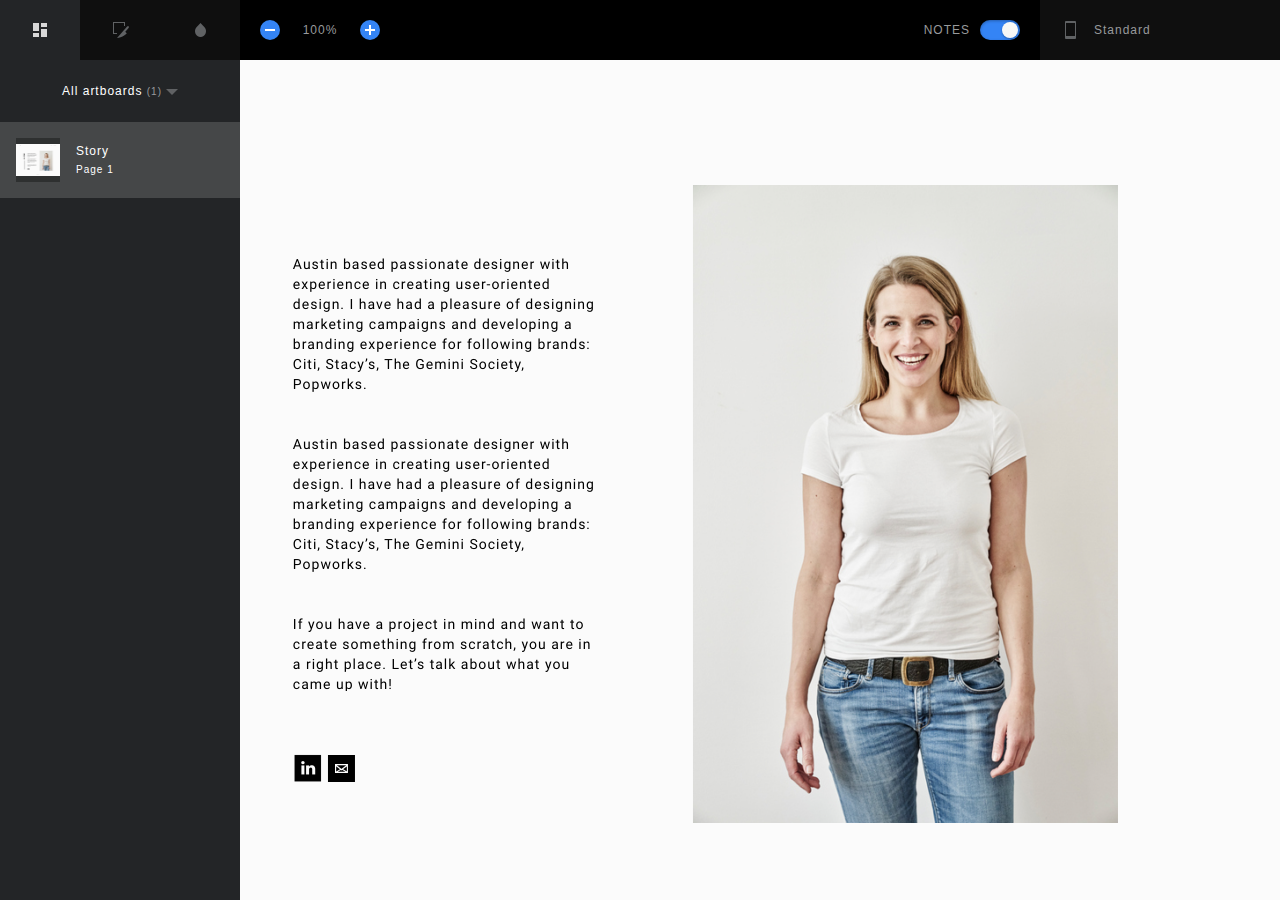
<file: specs/my story page/desktop/index.html>
<!DOCTYPE html>
<html lang="en">
  <head>
    <meta charset="utf-8">
    <meta http-equiv="X-UA-Compatible" content="IE=edge">
    <meta name="viewport" content="width=device-width, initial-scale=1">
    <title>Spec Export - Sketch Measure 2.4</title>
    <style type="text/css">
    /*! normalize.css v4.1.1 | MIT License | github.com/necolas/normalize.css */html{font-family:sans-serif;-ms-text-size-adjust:100%;-webkit-text-size-adjust:100%}body{margin:0}article,aside,details,figcaption,figure,footer,header,main,menu,nav,section,summary{display:block}audio,canvas,progress,video{display:inline-block}audio:not([controls]){display:none;height:0}progress{vertical-align:baseline}template,[hidden]{display:none}a{background-color:transparent;-webkit-text-decoration-skip:objects}a:active,a:hover{outline-width:0}abbr[title]{border-bottom:0;text-decoration:underline;text-decoration:underline dotted}b,strong{font-weight:inherit}b,strong{font-weight:bolder}dfn{font-style:italic}h1{font-size:2em;margin:.67em 0}mark{background-color:#ff0;color:#000}small{font-size:80%}sub,sup{font-size:75%;line-height:0;position:relative;vertical-align:baseline}sub{bottom:-0.25em}sup{top:-0.5em}img{border-style:none}svg:not(:root){overflow:hidden}code,kbd,pre,samp{font-family:monospace,monospace;font-size:1em}figure{margin:1em 40px}hr{box-sizing:content-box;height:0;overflow:visible}button,input,select,textarea{font:inherit;margin:0}optgroup{font-weight:bold}button,input{overflow:visible}button,select{text-transform:none}button,html [type="button"],[type="reset"],[type="submit"]{-webkit-appearance:button}button::-moz-focus-inner,[type="button"]::-moz-focus-inner,[type="reset"]::-moz-focus-inner,[type="submit"]::-moz-focus-inner{border-style:none;padding:0}button:-moz-focusring,[type="button"]:-moz-focusring,[type="reset"]:-moz-focusring,[type="submit"]:-moz-focusring{outline:1px dotted ButtonText}fieldset{border:1px solid silver;margin:0 2px;padding:.35em .625em .75em}legend{box-sizing:border-box;color:inherit;display:table;max-width:100%;padding:0;white-space:normal}textarea{overflow:auto}[type="checkbox"],[type="radio"]{box-sizing:border-box;padding:0}[type="number"]::-webkit-inner-spin-button,[type="number"]::-webkit-outer-spin-button{height:auto}[type="search"]{-webkit-appearance:textfield;outline-offset:-2px}[type="search"]::-webkit-search-cancel-button,[type="search"]::-webkit-search-decoration{-webkit-appearance:none}::-webkit-input-placeholder{color:inherit;opacity:.54}::-webkit-file-upload-button{-webkit-appearance:button;font:inherit}

*{box-sizing:border-box;}
::-webkit-scrollbar{width:8px;height:8px;background:#202123;border-radius:4px;}
::-webkit-scrollbar-thumb{border:1px solid rgba(255,255,255,.16);background-color:rgba(0,0,0,.64);border-radius:4px;}
::-webkit-scrollbar-corner,
::-webkit-resizer{background:#202123;}
html{width:100vw;height:100vh;overflow:hidden;}
body{-webkit-user-select:none;width:100vw;height:100vh;min-width:1024px;font-family:HelveticaNeue,Helvetica,Arial,sans-serif;font-size:12px;color:#989A9C;background:#191919;letter-spacing:1px;overflow:hidden;}
header{position:relative;height:60px;display:flex;align-items:center;z-index:215;background:#000;}
header .header-center,header .header-left,header .header-right{width:240px;height:60px;background:#0F0F0F;}
header .header-center{display:flex;flex:1;background:#000;}
header .header-center .show-notes,header .header-center .zoom-widget{padding:20px;width:160px;}
header .header-center h1{flex:1;}
header .header-center .show-notes{text-align:right;line-height:20px;}
header .header-center .show-notes .slidebox{margin-left:10px;}
header .header-left{display:flex;}
.zoom-widget{display:flex;}
.zoom-widget button{position:relative;display:block;width:20px;height:20px;border-radius:10px;border:0;background:#3484F5;cursor:pointer;}
.zoom-widget button:after,.zoom-widget button:before{position:absolute;top:9px;left:5px;content:"";display:block;width:10px;height:2px;background:#FFF;}
.zoom-widget button:after{top:5px;left:9px;width:2px;height:10px;}
.zoom-widget button:disabled{background:#222;cursor:default;}
.zoom-widget button:disabled:after,.zoom-widget button:disabled:before{background:#606264;}
.zoom-widget button.zoom-in:after{display:none;}
.zoom-widget .zoom-text{display:block;text-align:center;line-height:20px;flex:1;}
.unit-box{height:60px;}
.unit-box .overlay{content:"";position:absolute;top:60px;left:0;width:100vw;height:calc(100vh - 60px);display:none;background:rgba(0,0,0,.56);z-index:1;}
.unit-box:focus .overlay{display:block;}
.unit-box:focus{height:auto;outline:0;}
.unit-box h3,.unit-box p{position:relative;margin:0;padding:20px 20px 20px 54px;display:block;height:100%;line-height:20px;font-size:12px;font-weight:400;cursor:pointer;}
.unit-box h3,.unit-box:focus p{display:none;}
.unit-box h3:before,.unit-box p:before{position:absolute;top:18px;left:18px;content:"";display:block;width:24px;height:24px;background:url([data-uri]) no-repeat;background-size:24px 24px;}
.unit-box ul{position:absolute;margin:1px 0 0 240px;padding:0;list-style:none;background:#0F0F0F;width:240px;height:calc(100vh - 61px);overflow:auto;display:block;transition:all .15s ease;z-index:2;}
.unit-box:focus h3{color:#3A3A3A;display:block;}
.unit-box:focus ul{margin:1px 0 0;}
.unit-box .sub-title,.unit-box label{display:flex;padding:14px 20px;}
.unit-box label{cursor:pointer;}
.unit-box li:hover label{color:#FFF;}
.page-list label span,.unit-box label span{flex:1;}
.page-list input,.unit-box input{position:absolute;visibility:hidden;}
.page-list span:before,.unit-box span:before{float:right;display:block;content:"";width:16px;height:16px;}
.page-list input:checked+span:before,.page-list label:hover span:before,.unit-box input:checked+span:before,.unit-box label:hover span:before{background-image:url([data-uri]);background-size:50px 100px;}
.page-list label:hover span:before,.unit-box label:hover span:before{background-position:0 -50px;}
.page-list input:checked+span:before,.unit-box input:checked+span:before{background-position:0 0;}
.unit-box .sub-title{font-size:12px;background:#000;color:#3A3A3A;}
main{position:relative;height:calc(100vh - 60px);}
.inspector,.navbar{position:absolute;top:0;bottom:0;display:flex;width:240px;background:#232527;z-index:5;}
.inspector{transition:all .15s ease;right:-240px;display:block;}
.inspector.active{right:0;}
.navbar{left:-240px;width:240px;transition:all .15s ease;}
.navbar.on{left:0;}
.navbar nav{width:40px;background:#000204;}
.navbar section{flex:1;}
.tab{margin:0;padding:0;display:flex;width:100%;list-style:none;}
.tab li{display:flex;flex:1;height:60px;cursor:pointer;font-size:12px;justify-content:center;align-items:center;}
.tab li.current{background-color:#232527;}
.tab li:before{content:"";width:40px;height:40px;background:url([data-uri]) no-repeat -50px 0;background-size:100px 150px;overflow:hidden;}
.tab li.current:before{background-position-x:0;}
.tab li.icon-slices:before{background-position-y:-50px;}
.tab li.icon-colors:before{background-position-y:-100px;}
#inspector .code-item{display:none!important;}
#inspector .code-item textarea{padding: 16px;}
#inspector .code-item.select{display: block!important;}
#inspector .tab li{height:40px;}
#inspector .tab li:before{background-image:url([data-uri]);
}
#inspector .tab li.select{background-color:rgba(255,255,255,.05);}
#inspector .tab li.select:before{background-position-x: 0;}
#inspector .tab li.icon-android-panel:before {background-position-y: -50px;}
#inspector .tab li.icon-ios-panel:before {background-position-y: -100px;}
.screen-viewer{position:absolute;width:100vw;height:calc(100vh - 60px);background:#191919 url([data-uri]);background-size:16px 16px;overflow:auto;}
.screen-viewer,.screen-viewer .overlay{position:absolute;width:100vw;height:calc(100vh - 60px);background:#191919 url([data-uri]);background-size:16px 16px;overflow:auto;}
.screen-viewer .overlay{display:none;position:fixed;top:60px;left:0;background:transparent;overflow:hidden;z-index:2;cursor:none;}
.screen-viewer.moving-screen .overlay{display:block;}
.screen-viewer-inner{position:relative;margin:0 auto;}
.screen{margin:0 auto;position:absolute;left:50%;top:50%;background:#FFF;box-shadow:0 2px 10px 0 rgba(0,0,0,.2);transition:all .15s ease;}
.layer{position:absolute;cursor:pointer;}
.hover,.selected{border:1px solid #EE6723;}
.has-slice{border:1px dashed #EE6723;background:rgba(255,85,0,.32);}
.layer b,.layer i{position:absolute;width:5px;height:5px;background:#FFF;border:1px solid #EE6723;border-radius:50%;overflow:hidden;display:none;}
.layer b{width:3px;height:3px;background:#EE6723;}
.selected i{display:block;}
.distance.h div[data-width]:before,.distance.v div[data-height]:before,.selected:after,.selected:before{position:absolute;display:block;left:50%;top:-23px;transform:translateX(-50%);content:attr(data-width);font-size:12px;color:#FFF;height:12px;line-height:12px;padding:4px;background:#EE6723;border-radius:2px;z-index:1;}
.percentage-mode .distance.h div[data-width]:before,.percentage-mode .distance.v div[data-height]:before,.percentage-mode .selected:after,.percentage-mode .selected:before{content:attr(percentage-width);}
.selected.hidden:after,.selected.hidden:before{display:none;}
.distance.v div[data-height]:before,.selected:after{content:attr(data-height);left:auto;right:0;top:50%;transform:translateX(calc(100% + 3px)) translateY(-50%);}
.percentage-mode .distance.v div[data-height]:before,.percentage-mode .selected:after{content:attr(percentage-height);}
.layer .tl{top:-3px;left:-3px;}
.layer .tr{top:-3px;right:-3px;}
.layer .bl{bottom:-3px;left:-3px;}
.layer .br{bottom:-3px;right:-3px;}
.hover{border:1px solid #419bf9;}
.selected{border:1px solid #EE6723;}
.ruler{position:absolute;width:100%;height:100%;border:1px dashed #419bf9;}
.ruler.h{border-left:0;border-right:0;}
.ruler.v{border-top:0;border-bottom:0;}
.distance,.distance div,.distance div:before,.distance:after,.distance:before{position:absolute;}
.distance.v,.distance.v div{width:1px;}
.distance.h,.distance.h div{height:1px;}
.distance.v div{top:0;bottom:0;background:#EE6723;}
.distance.h div{left:0;right:0;background:#EE6723;}
.distance.v:after,.distance.v:before{content:"";top:0;left:-2px;width:5px;height:1px;background:#EE6723;}
.distance.h:after,.distance.h:before{content:"";top:-2px;left:0;width:1px;height:5px;background:#EE6723;}
.distance.v:after{top:auto;bottom:0;}
.distance.h:after{left:auto;right:0;}
.note{position:absolute;margin:-12px 0 0 -12px;width:24px;height:24px;background:#F5A623;border-radius:50%;border:2px solid #FFF;box-shadow:0 0 3px rgba(0,0,0,.24);}
.note:before{content:attr(data-index);font-size:12px;display:block;color:#FFF;text-align:center;width:100%;height:100%;line-height:20px;}
.note:hover{box-shadow:0 0 3px rgba(0,0,0,.64);}
.note div{position:absolute;top:50%;left:30px;border-radius:4px;padding:8px;background:#FFF;box-shadow:0 0 3px rgba(0,0,0,.5);-webkit-user-select:text;color:#222;transform:translateY(-50%);z-index:2;}
.note div:before{content:"";position:absolute;left:-7px;top:50%;width:8px;height:14px;background:url([data-uri]) no-repeat;background-size:8px 14px;transform:translateY(-50%);}
.slidebox{position:relative;width:40px;height:20px;display:inline-block;}
.slidebox input{visibility:hidden;}
.slidebox label{position:absolute;top:0;left:0;width:40px;height:20px;background:#898989;box-shadow:inset 0 1px 3px 0 rgba(0,0,0,.3);border-radius:10px;cursor:pointer;transition:all .2s ease;}
.slidebox label:after{position:absolute;content:"";top:2px;left:2px;width:16px;height:16px;background-image:linear-gradient(-180deg,#F8F9F6 0,#F5F5F5 100%);box-shadow:0 1px 2px 0 rgba(0,0,0,.3);border-radius:8px;transition:all .15s ease;}
.slidebox input[type=checkbox]:checked+label{background:#3484F5;}
.slidebox input[type=checkbox]:checked+label:after{left:22px;}
.inspector{overflow:auto;}
.inspector h2,.inspector h3{margin:0;padding:0;font-weight:400;}
.inspector h2{font-size:12px;line-height:24px;padding:12px 16px;text-align:center;}
.inspector h3{height:32px;font-size:12px;line-height:32px;padding:0 16px;background-image:linear-gradient(90deg,rgba(0,4,9,.32) 0,rgba(0,2,4,0) 100%);}
.inspector .context{padding:16px;}
.inspector .color,.inspector .item{display:flex;margin:0 0 8px;}
.inspector .item[data-label]:before{content:attr(data-label);display:block;width:70px;font-size:12px;height:24px;line-height:24px;}
.inspector .color:last-child,.inspector .item:last-child{margin:0;}
.inspector .item div,.inspector .item label{flex:1;}
.inspector .item label{padding:0 4px;}
.inspector .item label:first-child{padding:0 4px 0 0;}
.inspector .item label:last-child{padding:0 0 0 4px;}
.inspector .item label:only-child{padding:0;}
.inspector .item label[data-label]:after{content:attr(data-label);font-size:10px;text-align:center;display:block;margin:2px 0 0;}
.inspector input,.inspector textarea{padding:3px 4px;width:100%;background:rgba(255,255,255,.05);border-radius:2px;border:0;line-height:18px;height:24px;font-size:12px;color:#FFF;text-align:center;outline:0;resize:none;}
.inspector textarea{min-width:100%;height:auto;text-align:left;}
.context h4{font-size:12px;font-weight:400;position:0;margin:0 0 16px;color:#FFF;}
.context h4:before{margin:0 10px 0 0;display:inline-block;content:"";width:8px;height:8px;border-radius:1px;background:#3484F5;}
.context .colors{margin:0 0 8px;}
.context .colors:last-child,.context .items-group:last-child{margin:0;}
.context .items-group{margin:0 0 24px;}
.inspector .color{display:block;}
.inspector .color[data-name]:after{content:attr(data-name);font-size:10px;text-align:center;padding:0 0 0 24px;display:block;margin:2px 0 0;}
.inspector .color label,.inspector .color label em,.inspector .color label em i{position:absolute;display:block;width:24px;height:24px;padding:0;}
.inspector .color label em{position:relative;background-color:#fff;background-image:linear-gradient(45deg,#dddadc 25%,transparent 25%,transparent 75%,#dddadc 75%,#dddadc),linear-gradient(45deg,#dddadc 25%,transparent 25%,transparent 75%,#dddadc 75%,#dddadc);background-size:12px 12px;background-position:0 0,6px 6px;border-radius:2px 0 0 2px;overflow:hidden;}
.inspector .color label em i{position:relative;}
.inspector .item .color input{text-align:center;}
.inspector .color input{padding-left:32px;width:100%;text-align:left;}
.gradient .color label:before{position:absolute;top:12px;left:11px;content:"";width:2px;height:32px;background:#FFF;z-index:2;box-shadow:0 0 2px 1px rgba(0,0,0,.2);}
.gradient .color label:after{position:absolute;top:8px;left:8px;content:"";width:8px;height:8px;background:#FFF;z-index:3;border-radius:4px;box-shadow:0 0 2px 1px rgba(0,0,0,.2);}
.gradient .color[data-name] label:before{height:42px;}
.gradient .color:last-child label:before{display:none;}
.navbar section{position:relative;overflow:auto;}
.artboard-list,.asset-list,.color-list{margin:0;padding:0;list-style:none;}
.artboard-list li{padding:16px;display:flex;cursor:pointer;}
.artboard-list li:hover,.asset-list li:hover,.color-list li:hover{background:#191A1E;}
.artboard-list li.active{background:#454748;}
.preview-img{display:block;width:44px;height:44px;text-align:center;background:rgba(0,0,0,.32);}
.preview-img:before{content:' ';display:inline-block;vertical-align:middle;height:100%;}
.preview-img img{max-width:44px;max-height:44px;background:#FFF;vertical-align:middle;}
.pages-select{padding:24px;position:relative;}
.pages-select h3{margin:0;text-align:center;font-size:12px;font-weight:400;color:#FFF;cursor:pointer;}
.page-list em,.pages-select h3 em{font-style:normal;font-size:10px;color:#989A9C;}
.pages-select h3:after{content:"";margin:0 0 0 4px;width:12px;height:6px;display:inline-block;background:url([data-uri]) no-repeat;background-size:12px 6px;}
.pages-select .page-list{display:none;position:absolute;left:50%;transform:translateX(-50%);margin:-32px 0 0;padding:8px;border-radius:4px;list-style:none;width:180px;background:#0F0F0F;box-shadow:0 2px 10px 0 rgba(0,0,0,.8);}
.pages-select:focus{outline:0;}
.pages-select:focus .page-list{display:block;}
.pages-select .page-list label{padding:10px;cursor:pointer;}
.pages-select .page-list label,.pages-select .page-list span{display:block;}
.page-list span:before{position:absolute;right:8px;}
.exportable{margin:0;padding:0;list-style:none;background:#191A1E;border:1px solid #2D2F31;border-radius:4px;}
.exportable li{position:relative;padding:0 8px;height:32px;line-height:32px;border-bottom:1px solid #222;white-space:nowrap;text-overflow:ellipsis;}
.exportable li a{color:#FFF;text-decoration:none;outline:0;}
.exportable li:last-child{border:0;}
.exportable img{position:absolute;top:0;left:0;width:100%;height:100%;opacity:0;}
.asset-list li,.color-list li{padding:24px;display:flex;cursor:pointer;}
.color-list li{cursor:default;}
.asset-list li picture,.color-list li em{position:relative;display:block;text-align:center;width:32px;height:32px;background-color:#4A4A4A;background-image:linear-gradient(45deg,#000 25%,transparent 25%,transparent 75%,#000 75%,#000),linear-gradient(45deg,#000 25%,transparent 25%,transparent 75%,#000 75%,#000);background-size:8px 8px;background-position:0 0,4px 4px;border-radius:2px;}
.color-list li em{background-color:#fff;background-image:linear-gradient(45deg,#dddadc 25%,transparent 25%,transparent 75%,#dddadc 75%,#dddadc),linear-gradient(45deg,#dddadc 25%,transparent 25%,transparent 75%,#dddadc 75%,#dddadc);border-radius:50%;overflow:hidden;}
.color-list li em i{position:absolute;top:0;left:0;right:0;bottom:0;}
.artboard-list li div,.asset-list li div,.color-list li div{padding:0 0 0 16px;flex:1;}
.artboard-list li div{padding:6px 0 4px 16px;}
.asset-list li picture:before{content:"";display:inline-block;height:100%;vertical-align:middle;}
.asset-list li picture img{vertical-align:middle;max-width:28px;max-height:28px;}
.asset-list li picture:after{content:"";position:absolute;top:0;left:0;right:0;bottom:0;}
.artboard-list h3, .asset-list h3,.color-list h3{margin:0 0 4px;padding:0;color:#FFF;font-size:12px;font-weight:400;overflow:hidden;text-overflow:ellipsis;}
.artboard-list small, .asset-list small,.color-list small{font-size:10px;}
.artboard-list li.active small{color:#FFF;}
.empty{position:absolute;top:30%;left:0;right:0;transform:translateY(-50%);vertical-align:middle;text-align:center;}
.message{position:absolute;top:50%;left:50%;padding:10px 20px;max-width:320px;transform:translateX(-50%) translateY(-50%);text-align:center;border-radius:4px;background:rgba(0,0,0,.96);border: 1px solid rgba(255,255,255,.16);color:#FFF;box-shadow:0 2px 10px rgba(0,0,0,.32);z-index:9;display:none;}
.cursor{position:absolute;display:none;margin:-8px 0 0 -8px;top:50%;left:50%;width:16px;height:17px;background-size:16px 17px;background-image: url('[data-uri]');background-repeat:no-repeat;cursor:none;z-index:1;
}
.cursor.show{display:block;}
.cursor.moving{background-image: url('[data-uri]');}
    </style>
    <script type="text/javascript">
    <!--
    /*! jQuery v3.0.0 | (c) jQuery Foundation | jquery.org/license */
!function(a,b){"use strict";"object"==typeof module&&"object"==typeof module.exports?module.exports=a.document?b(a,!0):function(a){if(!a.document)throw new Error("jQuery requires a window with a document");return b(a)}:b(a)}("undefined"!=typeof window?window:this,function(a,b){"use strict";var c=[],d=a.document,e=Object.getPrototypeOf,f=c.slice,g=c.concat,h=c.push,i=c.indexOf,j={},k=j.toString,l=j.hasOwnProperty,m=l.toString,n=m.call(Object),o={};function p(a,b){b=b||d;var c=b.createElement("script");c.text=a,b.head.appendChild(c).parentNode.removeChild(c)}var q="3.0.0",r=function(a,b){return new r.fn.init(a,b)},s=/^[\s\uFEFF\xA0]+|[\s\uFEFF\xA0]+$/g,t=/^-ms-/,u=/-([a-z])/g,v=function(a,b){return b.toUpperCase()};r.fn=r.prototype={jquery:q,constructor:r,length:0,toArray:function(){return f.call(this)},get:function(a){return null!=a?0>a?this[a+this.length]:this[a]:f.call(this)},pushStack:function(a){var b=r.merge(this.constructor(),a);return b.prevObject=this,b},each:function(a){return r.each(this,a)},map:function(a){return this.pushStack(r.map(this,function(b,c){return a.call(b,c,b)}))},slice:function(){return this.pushStack(f.apply(this,arguments))},first:function(){return this.eq(0)},last:function(){return this.eq(-1)},eq:function(a){var b=this.length,c=+a+(0>a?b:0);return this.pushStack(c>=0&&b>c?[this[c]]:[])},end:function(){return this.prevObject||this.constructor()},push:h,sort:c.sort,splice:c.splice},r.extend=r.fn.extend=function(){var a,b,c,d,e,f,g=arguments[0]||{},h=1,i=arguments.length,j=!1;for("boolean"==typeof g&&(j=g,g=arguments[h]||{},h++),"object"==typeof g||r.isFunction(g)||(g={}),h===i&&(g=this,h--);i>h;h++)if(null!=(a=arguments[h]))for(b in a)c=g[b],d=a[b],g!==d&&(j&&d&&(r.isPlainObject(d)||(e=r.isArray(d)))?(e?(e=!1,f=c&&r.isArray(c)?c:[]):f=c&&r.isPlainObject(c)?c:{},g[b]=r.extend(j,f,d)):void 0!==d&&(g[b]=d));return g},r.extend({expando:"jQuery"+(q+Math.random()).replace(/\D/g,""),isReady:!0,error:function(a){throw new Error(a)},noop:function(){},isFunction:function(a){return"function"===r.type(a)},isArray:Array.isArray,isWindow:function(a){return null!=a&&a===a.window},isNumeric:function(a){var b=r.type(a);return("number"===b||"string"===b)&&!isNaN(a-parseFloat(a))},isPlainObject:function(a){var b,c;return a&&"[object Object]"===k.call(a)?(b=e(a))?(c=l.call(b,"constructor")&&b.constructor,"function"==typeof c&&m.call(c)===n):!0:!1},isEmptyObject:function(a){var b;for(b in a)return!1;return!0},type:function(a){return null==a?a+"":"object"==typeof a||"function"==typeof a?j[k.call(a)]||"object":typeof a},globalEval:function(a){p(a)},camelCase:function(a){return a.replace(t,"ms-").replace(u,v)},nodeName:function(a,b){return a.nodeName&&a.nodeName.toLowerCase()===b.toLowerCase()},each:function(a,b){var c,d=0;if(w(a)){for(c=a.length;c>d;d++)if(b.call(a[d],d,a[d])===!1)break}else for(d in a)if(b.call(a[d],d,a[d])===!1)break;return a},trim:function(a){return null==a?"":(a+"").replace(s,"")},makeArray:function(a,b){var c=b||[];return null!=a&&(w(Object(a))?r.merge(c,"string"==typeof a?[a]:a):h.call(c,a)),c},inArray:function(a,b,c){return null==b?-1:i.call(b,a,c)},merge:function(a,b){for(var c=+b.length,d=0,e=a.length;c>d;d++)a[e++]=b[d];return a.length=e,a},grep:function(a,b,c){for(var d,e=[],f=0,g=a.length,h=!c;g>f;f++)d=!b(a[f],f),d!==h&&e.push(a[f]);return e},map:function(a,b,c){var d,e,f=0,h=[];if(w(a))for(d=a.length;d>f;f++)e=b(a[f],f,c),null!=e&&h.push(e);else for(f in a)e=b(a[f],f,c),null!=e&&h.push(e);return g.apply([],h)},guid:1,proxy:function(a,b){var c,d,e;return"string"==typeof b&&(c=a[b],b=a,a=c),r.isFunction(a)?(d=f.call(arguments,2),e=function(){return a.apply(b||this,d.concat(f.call(arguments)))},e.guid=a.guid=a.guid||r.guid++,e):void 0},now:Date.now,support:o}),"function"==typeof Symbol&&(r.fn[Symbol.iterator]=c[Symbol.iterator]),r.each("Boolean Number String Function Array Date RegExp Object Error Symbol".split(" "),function(a,b){j["[object "+b+"]"]=b.toLowerCase()});function w(a){var b=!!a&&"length"in a&&a.length,c=r.type(a);return"function"===c||r.isWindow(a)?!1:"array"===c||0===b||"number"==typeof b&&b>0&&b-1 in a}var x=function(a){var b,c,d,e,f,g,h,i,j,k,l,m,n,o,p,q,r,s,t,u="sizzle"+1*new Date,v=a.document,w=0,x=0,y=ha(),z=ha(),A=ha(),B=function(a,b){return a===b&&(l=!0),0},C={}.hasOwnProperty,D=[],E=D.pop,F=D.push,G=D.push,H=D.slice,I=function(a,b){for(var c=0,d=a.length;d>c;c++)if(a[c]===b)return c;return-1},J="checked|selected|async|autofocus|autoplay|controls|defer|disabled|hidden|ismap|loop|multiple|open|readonly|required|scoped",K="[\\x20\\t\\r\\n\\f]",L="(?:\\\\.|[\\w-]|[^\x00-\\xa0])+",M="\\["+K+"*("+L+")(?:"+K+"*([*^$|!~]?=)"+K+"*(?:'((?:\\\\.|[^\\\\'])*)'|\"((?:\\\\.|[^\\\\\"])*)\"|("+L+"))|)"+K+"*\\]",N=":("+L+")(?:\\((('((?:\\\\.|[^\\\\'])*)'|\"((?:\\\\.|[^\\\\\"])*)\")|((?:\\\\.|[^\\\\()[\\]]|"+M+")*)|.*)\\)|)",O=new RegExp(K+"+","g"),P=new RegExp("^"+K+"+|((?:^|[^\\\\])(?:\\\\.)*)"+K+"+$","g"),Q=new RegExp("^"+K+"*,"+K+"*"),R=new RegExp("^"+K+"*([>+~]|"+K+")"+K+"*"),S=new RegExp("="+K+"*([^\\]'\"]*?)"+K+"*\\]","g"),T=new RegExp(N),U=new RegExp("^"+L+"$"),V={ID:new RegExp("^#("+L+")"),CLASS:new RegExp("^\\.("+L+")"),TAG:new RegExp("^("+L+"|[*])"),ATTR:new RegExp("^"+M),PSEUDO:new RegExp("^"+N),CHILD:new RegExp("^:(only|first|last|nth|nth-last)-(child|of-type)(?:\\("+K+"*(even|odd|(([+-]|)(\\d*)n|)"+K+"*(?:([+-]|)"+K+"*(\\d+)|))"+K+"*\\)|)","i"),bool:new RegExp("^(?:"+J+")$","i"),needsContext:new RegExp("^"+K+"*[>+~]|:(even|odd|eq|gt|lt|nth|first|last)(?:\\("+K+"*((?:-\\d)?\\d*)"+K+"*\\)|)(?=[^-]|$)","i")},W=/^(?:input|select|textarea|button)$/i,X=/^h\d$/i,Y=/^[^{]+\{\s*\[native \w/,Z=/^(?:#([\w-]+)|(\w+)|\.([\w-]+))$/,$=/[+~]/,_=new RegExp("\\\\([\\da-f]{1,6}"+K+"?|("+K+")|.)","ig"),aa=function(a,b,c){var d="0x"+b-65536;return d!==d||c?b:0>d?String.fromCharCode(d+65536):String.fromCharCode(d>>10|55296,1023&d|56320)},ba=/([\0-\x1f\x7f]|^-?\d)|^-$|[^\x80-\uFFFF\w-]/g,ca=function(a,b){return b?"\x00"===a?"\ufffd":a.slice(0,-1)+"\\"+a.charCodeAt(a.length-1).toString(16)+" ":"\\"+a},da=function(){m()},ea=ta(function(a){return a.disabled===!0},{dir:"parentNode",next:"legend"});try{G.apply(D=H.call(v.childNodes),v.childNodes),D[v.childNodes.length].nodeType}catch(fa){G={apply:D.length?function(a,b){F.apply(a,H.call(b))}:function(a,b){var c=a.length,d=0;while(a[c++]=b[d++]);a.length=c-1}}}function ga(a,b,d,e){var f,h,j,k,l,o,r,s=b&&b.ownerDocument,w=b?b.nodeType:9;if(d=d||[],"string"!=typeof a||!a||1!==w&&9!==w&&11!==w)return d;if(!e&&((b?b.ownerDocument||b:v)!==n&&m(b),b=b||n,p)){if(11!==w&&(l=Z.exec(a)))if(f=l[1]){if(9===w){if(!(j=b.getElementById(f)))return d;if(j.id===f)return d.push(j),d}else if(s&&(j=s.getElementById(f))&&t(b,j)&&j.id===f)return d.push(j),d}else{if(l[2])return G.apply(d,b.getElementsByTagName(a)),d;if((f=l[3])&&c.getElementsByClassName&&b.getElementsByClassName)return G.apply(d,b.getElementsByClassName(f)),d}if(c.qsa&&!A[a+" "]&&(!q||!q.test(a))){if(1!==w)s=b,r=a;else if("object"!==b.nodeName.toLowerCase()){(k=b.getAttribute("id"))?k=k.replace(ba,ca):b.setAttribute("id",k=u),o=g(a),h=o.length;while(h--)o[h]="#"+k+" "+sa(o[h]);r=o.join(","),s=$.test(a)&&qa(b.parentNode)||b}if(r)try{return G.apply(d,s.querySelectorAll(r)),d}catch(x){}finally{k===u&&b.removeAttribute("id")}}}return i(a.replace(P,"$1"),b,d,e)}function ha(){var a=[];function b(c,e){return a.push(c+" ")>d.cacheLength&&delete b[a.shift()],b[c+" "]=e}return b}function ia(a){return a[u]=!0,a}function ja(a){var b=n.createElement("fieldset");try{return!!a(b)}catch(c){return!1}finally{b.parentNode&&b.parentNode.removeChild(b),b=null}}function ka(a,b){var c=a.split("|"),e=c.length;while(e--)d.attrHandle[c[e]]=b}function la(a,b){var c=b&&a,d=c&&1===a.nodeType&&1===b.nodeType&&a.sourceIndex-b.sourceIndex;if(d)return d;if(c)while(c=c.nextSibling)if(c===b)return-1;return a?1:-1}function ma(a){return function(b){var c=b.nodeName.toLowerCase();return"input"===c&&b.type===a}}function na(a){return function(b){var c=b.nodeName.toLowerCase();return("input"===c||"button"===c)&&b.type===a}}function oa(a){return function(b){return"label"in b&&b.disabled===a||"form"in b&&b.disabled===a||"form"in b&&b.disabled===!1&&(b.isDisabled===a||b.isDisabled!==!a&&("label"in b||!ea(b))!==a)}}function pa(a){return ia(function(b){return b=+b,ia(function(c,d){var e,f=a([],c.length,b),g=f.length;while(g--)c[e=f[g]]&&(c[e]=!(d[e]=c[e]))})})}function qa(a){return a&&"undefined"!=typeof a.getElementsByTagName&&a}c=ga.support={},f=ga.isXML=function(a){var b=a&&(a.ownerDocument||a).documentElement;return b?"HTML"!==b.nodeName:!1},m=ga.setDocument=function(a){var b,e,g=a?a.ownerDocument||a:v;return g!==n&&9===g.nodeType&&g.documentElement?(n=g,o=n.documentElement,p=!f(n),v!==n&&(e=n.defaultView)&&e.top!==e&&(e.addEventListener?e.addEventListener("unload",da,!1):e.attachEvent&&e.attachEvent("onunload",da)),c.attributes=ja(function(a){return a.className="i",!a.getAttribute("className")}),c.getElementsByTagName=ja(function(a){return a.appendChild(n.createComment("")),!a.getElementsByTagName("*").length}),c.getElementsByClassName=Y.test(n.getElementsByClassName),c.getById=ja(function(a){return o.appendChild(a).id=u,!n.getElementsByName||!n.getElementsByName(u).length}),c.getById?(d.find.ID=function(a,b){if("undefined"!=typeof b.getElementById&&p){var c=b.getElementById(a);return c?[c]:[]}},d.filter.ID=function(a){var b=a.replace(_,aa);return function(a){return a.getAttribute("id")===b}}):(delete d.find.ID,d.filter.ID=function(a){var b=a.replace(_,aa);return function(a){var c="undefined"!=typeof a.getAttributeNode&&a.getAttributeNode("id");return c&&c.value===b}}),d.find.TAG=c.getElementsByTagName?function(a,b){return"undefined"!=typeof b.getElementsByTagName?b.getElementsByTagName(a):c.qsa?b.querySelectorAll(a):void 0}:function(a,b){var c,d=[],e=0,f=b.getElementsByTagName(a);if("*"===a){while(c=f[e++])1===c.nodeType&&d.push(c);return d}return f},d.find.CLASS=c.getElementsByClassName&&function(a,b){return"undefined"!=typeof b.getElementsByClassName&&p?b.getElementsByClassName(a):void 0},r=[],q=[],(c.qsa=Y.test(n.querySelectorAll))&&(ja(function(a){o.appendChild(a).innerHTML="<a id='"+u+"'></a><select id='"+u+"-\r\\' msallowcapture=''><option selected=''></option></select>",a.querySelectorAll("[msallowcapture^='']").length&&q.push("[*^$]="+K+"*(?:''|\"\")"),a.querySelectorAll("[selected]").length||q.push("\\["+K+"*(?:value|"+J+")"),a.querySelectorAll("[id~="+u+"-]").length||q.push("~="),a.querySelectorAll(":checked").length||q.push(":checked"),a.querySelectorAll("a#"+u+"+*").length||q.push(".#.+[+~]")}),ja(function(a){a.innerHTML="<a href='' disabled='disabled'></a><select disabled='disabled'><option/></select>";var b=n.createElement("input");b.setAttribute("type","hidden"),a.appendChild(b).setAttribute("name","D"),a.querySelectorAll("[name=d]").length&&q.push("name"+K+"*[*^$|!~]?="),2!==a.querySelectorAll(":enabled").length&&q.push(":enabled",":disabled"),o.appendChild(a).disabled=!0,2!==a.querySelectorAll(":disabled").length&&q.push(":enabled",":disabled"),a.querySelectorAll("*,:x"),q.push(",.*:")})),(c.matchesSelector=Y.test(s=o.matches||o.webkitMatchesSelector||o.mozMatchesSelector||o.oMatchesSelector||o.msMatchesSelector))&&ja(function(a){c.disconnectedMatch=s.call(a,"*"),s.call(a,"[s!='']:x"),r.push("!=",N)}),q=q.length&&new RegExp(q.join("|")),r=r.length&&new RegExp(r.join("|")),b=Y.test(o.compareDocumentPosition),t=b||Y.test(o.contains)?function(a,b){var c=9===a.nodeType?a.documentElement:a,d=b&&b.parentNode;return a===d||!(!d||1!==d.nodeType||!(c.contains?c.contains(d):a.compareDocumentPosition&&16&a.compareDocumentPosition(d)))}:function(a,b){if(b)while(b=b.parentNode)if(b===a)return!0;return!1},B=b?function(a,b){if(a===b)return l=!0,0;var d=!a.compareDocumentPosition-!b.compareDocumentPosition;return d?d:(d=(a.ownerDocument||a)===(b.ownerDocument||b)?a.compareDocumentPosition(b):1,1&d||!c.sortDetached&&b.compareDocumentPosition(a)===d?a===n||a.ownerDocument===v&&t(v,a)?-1:b===n||b.ownerDocument===v&&t(v,b)?1:k?I(k,a)-I(k,b):0:4&d?-1:1)}:function(a,b){if(a===b)return l=!0,0;var c,d=0,e=a.parentNode,f=b.parentNode,g=[a],h=[b];if(!e||!f)return a===n?-1:b===n?1:e?-1:f?1:k?I(k,a)-I(k,b):0;if(e===f)return la(a,b);c=a;while(c=c.parentNode)g.unshift(c);c=b;while(c=c.parentNode)h.unshift(c);while(g[d]===h[d])d++;return d?la(g[d],h[d]):g[d]===v?-1:h[d]===v?1:0},n):n},ga.matches=function(a,b){return ga(a,null,null,b)},ga.matchesSelector=function(a,b){if((a.ownerDocument||a)!==n&&m(a),b=b.replace(S,"='$1']"),c.matchesSelector&&p&&!A[b+" "]&&(!r||!r.test(b))&&(!q||!q.test(b)))try{var d=s.call(a,b);if(d||c.disconnectedMatch||a.document&&11!==a.document.nodeType)return d}catch(e){}return ga(b,n,null,[a]).length>0},ga.contains=function(a,b){return(a.ownerDocument||a)!==n&&m(a),t(a,b)},ga.attr=function(a,b){(a.ownerDocument||a)!==n&&m(a);var e=d.attrHandle[b.toLowerCase()],f=e&&C.call(d.attrHandle,b.toLowerCase())?e(a,b,!p):void 0;return void 0!==f?f:c.attributes||!p?a.getAttribute(b):(f=a.getAttributeNode(b))&&f.specified?f.value:null},ga.escape=function(a){return(a+"").replace(ba,ca)},ga.error=function(a){throw new Error("Syntax error, unrecognized expression: "+a)},ga.uniqueSort=function(a){var b,d=[],e=0,f=0;if(l=!c.detectDuplicates,k=!c.sortStable&&a.slice(0),a.sort(B),l){while(b=a[f++])b===a[f]&&(e=d.push(f));while(e--)a.splice(d[e],1)}return k=null,a},e=ga.getText=function(a){var b,c="",d=0,f=a.nodeType;if(f){if(1===f||9===f||11===f){if("string"==typeof a.textContent)return a.textContent;for(a=a.firstChild;a;a=a.nextSibling)c+=e(a)}else if(3===f||4===f)return a.nodeValue}else while(b=a[d++])c+=e(b);return c},d=ga.selectors={cacheLength:50,createPseudo:ia,match:V,attrHandle:{},find:{},relative:{">":{dir:"parentNode",first:!0}," ":{dir:"parentNode"},"+":{dir:"previousSibling",first:!0},"~":{dir:"previousSibling"}},preFilter:{ATTR:function(a){return a[1]=a[1].replace(_,aa),a[3]=(a[3]||a[4]||a[5]||"").replace(_,aa),"~="===a[2]&&(a[3]=" "+a[3]+" "),a.slice(0,4)},CHILD:function(a){return a[1]=a[1].toLowerCase(),"nth"===a[1].slice(0,3)?(a[3]||ga.error(a[0]),a[4]=+(a[4]?a[5]+(a[6]||1):2*("even"===a[3]||"odd"===a[3])),a[5]=+(a[7]+a[8]||"odd"===a[3])):a[3]&&ga.error(a[0]),a},PSEUDO:function(a){var b,c=!a[6]&&a[2];return V.CHILD.test(a[0])?null:(a[3]?a[2]=a[4]||a[5]||"":c&&T.test(c)&&(b=g(c,!0))&&(b=c.indexOf(")",c.length-b)-c.length)&&(a[0]=a[0].slice(0,b),a[2]=c.slice(0,b)),a.slice(0,3))}},filter:{TAG:function(a){var b=a.replace(_,aa).toLowerCase();return"*"===a?function(){return!0}:function(a){return a.nodeName&&a.nodeName.toLowerCase()===b}},CLASS:function(a){var b=y[a+" "];return b||(b=new RegExp("(^|"+K+")"+a+"("+K+"|$)"))&&y(a,function(a){return b.test("string"==typeof a.className&&a.className||"undefined"!=typeof a.getAttribute&&a.getAttribute("class")||"")})},ATTR:function(a,b,c){return function(d){var e=ga.attr(d,a);return null==e?"!="===b:b?(e+="","="===b?e===c:"!="===b?e!==c:"^="===b?c&&0===e.indexOf(c):"*="===b?c&&e.indexOf(c)>-1:"$="===b?c&&e.slice(-c.length)===c:"~="===b?(" "+e.replace(O," ")+" ").indexOf(c)>-1:"|="===b?e===c||e.slice(0,c.length+1)===c+"-":!1):!0}},CHILD:function(a,b,c,d,e){var f="nth"!==a.slice(0,3),g="last"!==a.slice(-4),h="of-type"===b;return 1===d&&0===e?function(a){return!!a.parentNode}:function(b,c,i){var j,k,l,m,n,o,p=f!==g?"nextSibling":"previousSibling",q=b.parentNode,r=h&&b.nodeName.toLowerCase(),s=!i&&!h,t=!1;if(q){if(f){while(p){m=b;while(m=m[p])if(h?m.nodeName.toLowerCase()===r:1===m.nodeType)return!1;o=p="only"===a&&!o&&"nextSibling"}return!0}if(o=[g?q.firstChild:q.lastChild],g&&s){m=q,l=m[u]||(m[u]={}),k=l[m.uniqueID]||(l[m.uniqueID]={}),j=k[a]||[],n=j[0]===w&&j[1],t=n&&j[2],m=n&&q.childNodes[n];while(m=++n&&m&&m[p]||(t=n=0)||o.pop())if(1===m.nodeType&&++t&&m===b){k[a]=[w,n,t];break}}else if(s&&(m=b,l=m[u]||(m[u]={}),k=l[m.uniqueID]||(l[m.uniqueID]={}),j=k[a]||[],n=j[0]===w&&j[1],t=n),t===!1)while(m=++n&&m&&m[p]||(t=n=0)||o.pop())if((h?m.nodeName.toLowerCase()===r:1===m.nodeType)&&++t&&(s&&(l=m[u]||(m[u]={}),k=l[m.uniqueID]||(l[m.uniqueID]={}),k[a]=[w,t]),m===b))break;return t-=e,t===d||t%d===0&&t/d>=0}}},PSEUDO:function(a,b){var c,e=d.pseudos[a]||d.setFilters[a.toLowerCase()]||ga.error("unsupported pseudo: "+a);return e[u]?e(b):e.length>1?(c=[a,a,"",b],d.setFilters.hasOwnProperty(a.toLowerCase())?ia(function(a,c){var d,f=e(a,b),g=f.length;while(g--)d=I(a,f[g]),a[d]=!(c[d]=f[g])}):function(a){return e(a,0,c)}):e}},pseudos:{not:ia(function(a){var b=[],c=[],d=h(a.replace(P,"$1"));return d[u]?ia(function(a,b,c,e){var f,g=d(a,null,e,[]),h=a.length;while(h--)(f=g[h])&&(a[h]=!(b[h]=f))}):function(a,e,f){return b[0]=a,d(b,null,f,c),b[0]=null,!c.pop()}}),has:ia(function(a){return function(b){return ga(a,b).length>0}}),contains:ia(function(a){return a=a.replace(_,aa),function(b){return(b.textContent||b.innerText||e(b)).indexOf(a)>-1}}),lang:ia(function(a){return U.test(a||"")||ga.error("unsupported lang: "+a),a=a.replace(_,aa).toLowerCase(),function(b){var c;do if(c=p?b.lang:b.getAttribute("xml:lang")||b.getAttribute("lang"))return c=c.toLowerCase(),c===a||0===c.indexOf(a+"-");while((b=b.parentNode)&&1===b.nodeType);return!1}}),target:function(b){var c=a.location&&a.location.hash;return c&&c.slice(1)===b.id},root:function(a){return a===o},focus:function(a){return a===n.activeElement&&(!n.hasFocus||n.hasFocus())&&!!(a.type||a.href||~a.tabIndex)},enabled:oa(!1),disabled:oa(!0),checked:function(a){var b=a.nodeName.toLowerCase();return"input"===b&&!!a.checked||"option"===b&&!!a.selected},selected:function(a){return a.parentNode&&a.parentNode.selectedIndex,a.selected===!0},empty:function(a){for(a=a.firstChild;a;a=a.nextSibling)if(a.nodeType<6)return!1;return!0},parent:function(a){return!d.pseudos.empty(a)},header:function(a){return X.test(a.nodeName)},input:function(a){return W.test(a.nodeName)},button:function(a){var b=a.nodeName.toLowerCase();return"input"===b&&"button"===a.type||"button"===b},text:function(a){var b;return"input"===a.nodeName.toLowerCase()&&"text"===a.type&&(null==(b=a.getAttribute("type"))||"text"===b.toLowerCase())},first:pa(function(){return[0]}),last:pa(function(a,b){return[b-1]}),eq:pa(function(a,b,c){return[0>c?c+b:c]}),even:pa(function(a,b){for(var c=0;b>c;c+=2)a.push(c);return a}),odd:pa(function(a,b){for(var c=1;b>c;c+=2)a.push(c);return a}),lt:pa(function(a,b,c){for(var d=0>c?c+b:c;--d>=0;)a.push(d);return a}),gt:pa(function(a,b,c){for(var d=0>c?c+b:c;++d<b;)a.push(d);return a})}},d.pseudos.nth=d.pseudos.eq;for(b in{radio:!0,checkbox:!0,file:!0,password:!0,image:!0})d.pseudos[b]=ma(b);for(b in{submit:!0,reset:!0})d.pseudos[b]=na(b);function ra(){}ra.prototype=d.filters=d.pseudos,d.setFilters=new ra,g=ga.tokenize=function(a,b){var c,e,f,g,h,i,j,k=z[a+" "];if(k)return b?0:k.slice(0);h=a,i=[],j=d.preFilter;while(h){c&&!(e=Q.exec(h))||(e&&(h=h.slice(e[0].length)||h),i.push(f=[])),c=!1,(e=R.exec(h))&&(c=e.shift(),f.push({value:c,type:e[0].replace(P," ")}),h=h.slice(c.length));for(g in d.filter)!(e=V[g].exec(h))||j[g]&&!(e=j[g](e))||(c=e.shift(),f.push({value:c,type:g,matches:e}),h=h.slice(c.length));if(!c)break}return b?h.length:h?ga.error(a):z(a,i).slice(0)};function sa(a){for(var b=0,c=a.length,d="";c>b;b++)d+=a[b].value;return d}function ta(a,b,c){var d=b.dir,e=b.next,f=e||d,g=c&&"parentNode"===f,h=x++;return b.first?function(b,c,e){while(b=b[d])if(1===b.nodeType||g)return a(b,c,e)}:function(b,c,i){var j,k,l,m=[w,h];if(i){while(b=b[d])if((1===b.nodeType||g)&&a(b,c,i))return!0}else while(b=b[d])if(1===b.nodeType||g)if(l=b[u]||(b[u]={}),k=l[b.uniqueID]||(l[b.uniqueID]={}),e&&e===b.nodeName.toLowerCase())b=b[d]||b;else{if((j=k[f])&&j[0]===w&&j[1]===h)return m[2]=j[2];if(k[f]=m,m[2]=a(b,c,i))return!0}}}function ua(a){return a.length>1?function(b,c,d){var e=a.length;while(e--)if(!a[e](b,c,d))return!1;return!0}:a[0]}function va(a,b,c){for(var d=0,e=b.length;e>d;d++)ga(a,b[d],c);return c}function wa(a,b,c,d,e){for(var f,g=[],h=0,i=a.length,j=null!=b;i>h;h++)(f=a[h])&&(c&&!c(f,d,e)||(g.push(f),j&&b.push(h)));return g}function xa(a,b,c,d,e,f){return d&&!d[u]&&(d=xa(d)),e&&!e[u]&&(e=xa(e,f)),ia(function(f,g,h,i){var j,k,l,m=[],n=[],o=g.length,p=f||va(b||"*",h.nodeType?[h]:h,[]),q=!a||!f&&b?p:wa(p,m,a,h,i),r=c?e||(f?a:o||d)?[]:g:q;if(c&&c(q,r,h,i),d){j=wa(r,n),d(j,[],h,i),k=j.length;while(k--)(l=j[k])&&(r[n[k]]=!(q[n[k]]=l))}if(f){if(e||a){if(e){j=[],k=r.length;while(k--)(l=r[k])&&j.push(q[k]=l);e(null,r=[],j,i)}k=r.length;while(k--)(l=r[k])&&(j=e?I(f,l):m[k])>-1&&(f[j]=!(g[j]=l))}}else r=wa(r===g?r.splice(o,r.length):r),e?e(null,g,r,i):G.apply(g,r)})}function ya(a){for(var b,c,e,f=a.length,g=d.relative[a[0].type],h=g||d.relative[" "],i=g?1:0,k=ta(function(a){return a===b},h,!0),l=ta(function(a){return I(b,a)>-1},h,!0),m=[function(a,c,d){var e=!g&&(d||c!==j)||((b=c).nodeType?k(a,c,d):l(a,c,d));return b=null,e}];f>i;i++)if(c=d.relative[a[i].type])m=[ta(ua(m),c)];else{if(c=d.filter[a[i].type].apply(null,a[i].matches),c[u]){for(e=++i;f>e;e++)if(d.relative[a[e].type])break;return xa(i>1&&ua(m),i>1&&sa(a.slice(0,i-1).concat({value:" "===a[i-2].type?"*":""})).replace(P,"$1"),c,e>i&&ya(a.slice(i,e)),f>e&&ya(a=a.slice(e)),f>e&&sa(a))}m.push(c)}return ua(m)}function za(a,b){var c=b.length>0,e=a.length>0,f=function(f,g,h,i,k){var l,o,q,r=0,s="0",t=f&&[],u=[],v=j,x=f||e&&d.find.TAG("*",k),y=w+=null==v?1:Math.random()||.1,z=x.length;for(k&&(j=g===n||g||k);s!==z&&null!=(l=x[s]);s++){if(e&&l){o=0,g||l.ownerDocument===n||(m(l),h=!p);while(q=a[o++])if(q(l,g||n,h)){i.push(l);break}k&&(w=y)}c&&((l=!q&&l)&&r--,f&&t.push(l))}if(r+=s,c&&s!==r){o=0;while(q=b[o++])q(t,u,g,h);if(f){if(r>0)while(s--)t[s]||u[s]||(u[s]=E.call(i));u=wa(u)}G.apply(i,u),k&&!f&&u.length>0&&r+b.length>1&&ga.uniqueSort(i)}return k&&(w=y,j=v),t};return c?ia(f):f}return h=ga.compile=function(a,b){var c,d=[],e=[],f=A[a+" "];if(!f){b||(b=g(a)),c=b.length;while(c--)f=ya(b[c]),f[u]?d.push(f):e.push(f);f=A(a,za(e,d)),f.selector=a}return f},i=ga.select=function(a,b,e,f){var i,j,k,l,m,n="function"==typeof a&&a,o=!f&&g(a=n.selector||a);if(e=e||[],1===o.length){if(j=o[0]=o[0].slice(0),j.length>2&&"ID"===(k=j[0]).type&&c.getById&&9===b.nodeType&&p&&d.relative[j[1].type]){if(b=(d.find.ID(k.matches[0].replace(_,aa),b)||[])[0],!b)return e;n&&(b=b.parentNode),a=a.slice(j.shift().value.length)}i=V.needsContext.test(a)?0:j.length;while(i--){if(k=j[i],d.relative[l=k.type])break;if((m=d.find[l])&&(f=m(k.matches[0].replace(_,aa),$.test(j[0].type)&&qa(b.parentNode)||b))){if(j.splice(i,1),a=f.length&&sa(j),!a)return G.apply(e,f),e;break}}}return(n||h(a,o))(f,b,!p,e,!b||$.test(a)&&qa(b.parentNode)||b),e},c.sortStable=u.split("").sort(B).join("")===u,c.detectDuplicates=!!l,m(),c.sortDetached=ja(function(a){return 1&a.compareDocumentPosition(n.createElement("fieldset"))}),ja(function(a){return a.innerHTML="<a href='#'></a>","#"===a.firstChild.getAttribute("href")})||ka("type|href|height|width",function(a,b,c){return c?void 0:a.getAttribute(b,"type"===b.toLowerCase()?1:2)}),c.attributes&&ja(function(a){return a.innerHTML="<input/>",a.firstChild.setAttribute("value",""),""===a.firstChild.getAttribute("value")})||ka("value",function(a,b,c){return c||"input"!==a.nodeName.toLowerCase()?void 0:a.defaultValue}),ja(function(a){return null==a.getAttribute("disabled")})||ka(J,function(a,b,c){var d;return c?void 0:a[b]===!0?b.toLowerCase():(d=a.getAttributeNode(b))&&d.specified?d.value:null}),ga}(a);r.find=x,r.expr=x.selectors,r.expr[":"]=r.expr.pseudos,r.uniqueSort=r.unique=x.uniqueSort,r.text=x.getText,r.isXMLDoc=x.isXML,r.contains=x.contains,r.escapeSelector=x.escape;var y=function(a,b,c){var d=[],e=void 0!==c;while((a=a[b])&&9!==a.nodeType)if(1===a.nodeType){if(e&&r(a).is(c))break;d.push(a)}return d},z=function(a,b){for(var c=[];a;a=a.nextSibling)1===a.nodeType&&a!==b&&c.push(a);return c},A=r.expr.match.needsContext,B=/^<([a-z][^\/\0>:\x20\t\r\n\f]*)[\x20\t\r\n\f]*\/?>(?:<\/\1>|)$/i,C=/^.[^:#\[\.,]*$/;function D(a,b,c){if(r.isFunction(b))return r.grep(a,function(a,d){return!!b.call(a,d,a)!==c});if(b.nodeType)return r.grep(a,function(a){return a===b!==c});if("string"==typeof b){if(C.test(b))return r.filter(b,a,c);b=r.filter(b,a)}return r.grep(a,function(a){return i.call(b,a)>-1!==c&&1===a.nodeType})}r.filter=function(a,b,c){var d=b[0];return c&&(a=":not("+a+")"),1===b.length&&1===d.nodeType?r.find.matchesSelector(d,a)?[d]:[]:r.find.matches(a,r.grep(b,function(a){return 1===a.nodeType}))},r.fn.extend({find:function(a){var b,c,d=this.length,e=this;if("string"!=typeof a)return this.pushStack(r(a).filter(function(){for(b=0;d>b;b++)if(r.contains(e[b],this))return!0}));for(c=this.pushStack([]),b=0;d>b;b++)r.find(a,e[b],c);return d>1?r.uniqueSort(c):c},filter:function(a){return this.pushStack(D(this,a||[],!1))},not:function(a){return this.pushStack(D(this,a||[],!0))},is:function(a){return!!D(this,"string"==typeof a&&A.test(a)?r(a):a||[],!1).length}});var E,F=/^(?:\s*(<[\w\W]+>)[^>]*|#([\w-]+))$/,G=r.fn.init=function(a,b,c){var e,f;if(!a)return this;if(c=c||E,"string"==typeof a){if(e="<"===a[0]&&">"===a[a.length-1]&&a.length>=3?[null,a,null]:F.exec(a),!e||!e[1]&&b)return!b||b.jquery?(b||c).find(a):this.constructor(b).find(a);if(e[1]){if(b=b instanceof r?b[0]:b,r.merge(this,r.parseHTML(e[1],b&&b.nodeType?b.ownerDocument||b:d,!0)),B.test(e[1])&&r.isPlainObject(b))for(e in b)r.isFunction(this[e])?this[e](b[e]):this.attr(e,b[e]);return this}return f=d.getElementById(e[2]),f&&(this[0]=f,this.length=1),this}return a.nodeType?(this[0]=a,this.length=1,this):r.isFunction(a)?void 0!==c.ready?c.ready(a):a(r):r.makeArray(a,this)};G.prototype=r.fn,E=r(d);var H=/^(?:parents|prev(?:Until|All))/,I={children:!0,contents:!0,next:!0,prev:!0};r.fn.extend({has:function(a){var b=r(a,this),c=b.length;return this.filter(function(){for(var a=0;c>a;a++)if(r.contains(this,b[a]))return!0})},closest:function(a,b){var c,d=0,e=this.length,f=[],g="string"!=typeof a&&r(a);if(!A.test(a))for(;e>d;d++)for(c=this[d];c&&c!==b;c=c.parentNode)if(c.nodeType<11&&(g?g.index(c)>-1:1===c.nodeType&&r.find.matchesSelector(c,a))){f.push(c);break}return this.pushStack(f.length>1?r.uniqueSort(f):f)},index:function(a){return a?"string"==typeof a?i.call(r(a),this[0]):i.call(this,a.jquery?a[0]:a):this[0]&&this[0].parentNode?this.first().prevAll().length:-1},add:function(a,b){return this.pushStack(r.uniqueSort(r.merge(this.get(),r(a,b))))},addBack:function(a){return this.add(null==a?this.prevObject:this.prevObject.filter(a))}});function J(a,b){while((a=a[b])&&1!==a.nodeType);return a}r.each({parent:function(a){var b=a.parentNode;return b&&11!==b.nodeType?b:null},parents:function(a){return y(a,"parentNode")},parentsUntil:function(a,b,c){return y(a,"parentNode",c)},next:function(a){return J(a,"nextSibling")},prev:function(a){return J(a,"previousSibling")},nextAll:function(a){return y(a,"nextSibling")},prevAll:function(a){return y(a,"previousSibling")},nextUntil:function(a,b,c){return y(a,"nextSibling",c)},prevUntil:function(a,b,c){return y(a,"previousSibling",c)},siblings:function(a){return z((a.parentNode||{}).firstChild,a)},children:function(a){return z(a.firstChild)},contents:function(a){return a.contentDocument||r.merge([],a.childNodes)}},function(a,b){r.fn[a]=function(c,d){var e=r.map(this,b,c);return"Until"!==a.slice(-5)&&(d=c),d&&"string"==typeof d&&(e=r.filter(d,e)),this.length>1&&(I[a]||r.uniqueSort(e),H.test(a)&&e.reverse()),this.pushStack(e)}});var K=/\S+/g;function L(a){var b={};return r.each(a.match(K)||[],function(a,c){b[c]=!0}),b}r.Callbacks=function(a){a="string"==typeof a?L(a):r.extend({},a);var b,c,d,e,f=[],g=[],h=-1,i=function(){for(e=a.once,d=b=!0;g.length;h=-1){c=g.shift();while(++h<f.length)f[h].apply(c[0],c[1])===!1&&a.stopOnFalse&&(h=f.length,c=!1)}a.memory||(c=!1),b=!1,e&&(f=c?[]:"")},j={add:function(){return f&&(c&&!b&&(h=f.length-1,g.push(c)),function d(b){r.each(b,function(b,c){r.isFunction(c)?a.unique&&j.has(c)||f.push(c):c&&c.length&&"string"!==r.type(c)&&d(c)})}(arguments),c&&!b&&i()),this},remove:function(){return r.each(arguments,function(a,b){var c;while((c=r.inArray(b,f,c))>-1)f.splice(c,1),h>=c&&h--}),this},has:function(a){return a?r.inArray(a,f)>-1:f.length>0},empty:function(){return f&&(f=[]),this},disable:function(){return e=g=[],f=c="",this},disabled:function(){return!f},lock:function(){return e=g=[],c||b||(f=c=""),this},locked:function(){return!!e},fireWith:function(a,c){return e||(c=c||[],c=[a,c.slice?c.slice():c],g.push(c),b||i()),this},fire:function(){return j.fireWith(this,arguments),this},fired:function(){return!!d}};return j};function M(a){return a}function N(a){throw a}function O(a,b,c){var d;try{a&&r.isFunction(d=a.promise)?d.call(a).done(b).fail(c):a&&r.isFunction(d=a.then)?d.call(a,b,c):b.call(void 0,a)}catch(a){c.call(void 0,a)}}r.extend({Deferred:function(b){var c=[["notify","progress",r.Callbacks("memory"),r.Callbacks("memory"),2],["resolve","done",r.Callbacks("once memory"),r.Callbacks("once memory"),0,"resolved"],["reject","fail",r.Callbacks("once memory"),r.Callbacks("once memory"),1,"rejected"]],d="pending",e={state:function(){return d},always:function(){return f.done(arguments).fail(arguments),this},"catch":function(a){return e.then(null,a)},pipe:function(){var a=arguments;return r.Deferred(function(b){r.each(c,function(c,d){var e=r.isFunction(a[d[4]])&&a[d[4]];f[d[1]](function(){var a=e&&e.apply(this,arguments);a&&r.isFunction(a.promise)?a.promise().progress(b.notify).done(b.resolve).fail(b.reject):b[d[0]+"With"](this,e?[a]:arguments)})}),a=null}).promise()},then:function(b,d,e){var f=0;function g(b,c,d,e){return function(){var h=this,i=arguments,j=function(){var a,j;if(!(f>b)){if(a=d.apply(h,i),a===c.promise())throw new TypeError("Thenable self-resolution");j=a&&("object"==typeof a||"function"==typeof a)&&a.then,r.isFunction(j)?e?j.call(a,g(f,c,M,e),g(f,c,N,e)):(f++,j.call(a,g(f,c,M,e),g(f,c,N,e),g(f,c,M,c.notifyWith))):(d!==M&&(h=void 0,i=[a]),(e||c.resolveWith)(h,i))}},k=e?j:function(){try{j()}catch(a){r.Deferred.exceptionHook&&r.Deferred.exceptionHook(a,k.stackTrace),b+1>=f&&(d!==N&&(h=void 0,i=[a]),c.rejectWith(h,i))}};b?k():(r.Deferred.getStackHook&&(k.stackTrace=r.Deferred.getStackHook()),a.setTimeout(k))}}return r.Deferred(function(a){c[0][3].add(g(0,a,r.isFunction(e)?e:M,a.notifyWith)),c[1][3].add(g(0,a,r.isFunction(b)?b:M)),c[2][3].add(g(0,a,r.isFunction(d)?d:N))}).promise()},promise:function(a){return null!=a?r.extend(a,e):e}},f={};return r.each(c,function(a,b){var g=b[2],h=b[5];e[b[1]]=g.add,h&&g.add(function(){d=h},c[3-a][2].disable,c[0][2].lock),g.add(b[3].fire),f[b[0]]=function(){return f[b[0]+"With"](this===f?void 0:this,arguments),this},f[b[0]+"With"]=g.fireWith}),e.promise(f),b&&b.call(f,f),f},when:function(a){var b=arguments.length,c=b,d=Array(c),e=f.call(arguments),g=r.Deferred(),h=function(a){return function(c){d[a]=this,e[a]=arguments.length>1?f.call(arguments):c,--b||g.resolveWith(d,e)}};if(1>=b&&(O(a,g.done(h(c)).resolve,g.reject),"pending"===g.state()||r.isFunction(e[c]&&e[c].then)))return g.then();while(c--)O(e[c],h(c),g.reject);return g.promise()}});var P=/^(Eval|Internal|Range|Reference|Syntax|Type|URI)Error$/;r.Deferred.exceptionHook=function(b,c){a.console&&a.console.warn&&b&&P.test(b.name)&&a.console.warn("jQuery.Deferred exception: "+b.message,b.stack,c)};var Q=r.Deferred();r.fn.ready=function(a){return Q.then(a),this},r.extend({isReady:!1,readyWait:1,holdReady:function(a){a?r.readyWait++:r.ready(!0)},ready:function(a){(a===!0?--r.readyWait:r.isReady)||(r.isReady=!0,a!==!0&&--r.readyWait>0||Q.resolveWith(d,[r]))}}),r.ready.then=Q.then;function R(){d.removeEventListener("DOMContentLoaded",R),a.removeEventListener("load",R),r.ready()}"complete"===d.readyState||"loading"!==d.readyState&&!d.documentElement.doScroll?a.setTimeout(r.ready):(d.addEventListener("DOMContentLoaded",R),a.addEventListener("load",R));var S=function(a,b,c,d,e,f,g){var h=0,i=a.length,j=null==c;if("object"===r.type(c)){e=!0;for(h in c)S(a,b,h,c[h],!0,f,g)}else if(void 0!==d&&(e=!0,r.isFunction(d)||(g=!0),j&&(g?(b.call(a,d),b=null):(j=b,b=function(a,b,c){
return j.call(r(a),c)})),b))for(;i>h;h++)b(a[h],c,g?d:d.call(a[h],h,b(a[h],c)));return e?a:j?b.call(a):i?b(a[0],c):f},T=function(a){return 1===a.nodeType||9===a.nodeType||!+a.nodeType};function U(){this.expando=r.expando+U.uid++}U.uid=1,U.prototype={cache:function(a){var b=a[this.expando];return b||(b={},T(a)&&(a.nodeType?a[this.expando]=b:Object.defineProperty(a,this.expando,{value:b,configurable:!0}))),b},set:function(a,b,c){var d,e=this.cache(a);if("string"==typeof b)e[r.camelCase(b)]=c;else for(d in b)e[r.camelCase(d)]=b[d];return e},get:function(a,b){return void 0===b?this.cache(a):a[this.expando]&&a[this.expando][r.camelCase(b)]},access:function(a,b,c){return void 0===b||b&&"string"==typeof b&&void 0===c?this.get(a,b):(this.set(a,b,c),void 0!==c?c:b)},remove:function(a,b){var c,d=a[this.expando];if(void 0!==d){if(void 0!==b){r.isArray(b)?b=b.map(r.camelCase):(b=r.camelCase(b),b=b in d?[b]:b.match(K)||[]),c=b.length;while(c--)delete d[b[c]]}(void 0===b||r.isEmptyObject(d))&&(a.nodeType?a[this.expando]=void 0:delete a[this.expando])}},hasData:function(a){var b=a[this.expando];return void 0!==b&&!r.isEmptyObject(b)}};var V=new U,W=new U,X=/^(?:\{[\w\W]*\}|\[[\w\W]*\])$/,Y=/[A-Z]/g;function Z(a,b,c){var d;if(void 0===c&&1===a.nodeType)if(d="data-"+b.replace(Y,"-$&").toLowerCase(),c=a.getAttribute(d),"string"==typeof c){try{c="true"===c?!0:"false"===c?!1:"null"===c?null:+c+""===c?+c:X.test(c)?JSON.parse(c):c}catch(e){}W.set(a,b,c)}else c=void 0;return c}r.extend({hasData:function(a){return W.hasData(a)||V.hasData(a)},data:function(a,b,c){return W.access(a,b,c)},removeData:function(a,b){W.remove(a,b)},_data:function(a,b,c){return V.access(a,b,c)},_removeData:function(a,b){V.remove(a,b)}}),r.fn.extend({data:function(a,b){var c,d,e,f=this[0],g=f&&f.attributes;if(void 0===a){if(this.length&&(e=W.get(f),1===f.nodeType&&!V.get(f,"hasDataAttrs"))){c=g.length;while(c--)g[c]&&(d=g[c].name,0===d.indexOf("data-")&&(d=r.camelCase(d.slice(5)),Z(f,d,e[d])));V.set(f,"hasDataAttrs",!0)}return e}return"object"==typeof a?this.each(function(){W.set(this,a)}):S(this,function(b){var c;if(f&&void 0===b){if(c=W.get(f,a),void 0!==c)return c;if(c=Z(f,a),void 0!==c)return c}else this.each(function(){W.set(this,a,b)})},null,b,arguments.length>1,null,!0)},removeData:function(a){return this.each(function(){W.remove(this,a)})}}),r.extend({queue:function(a,b,c){var d;return a?(b=(b||"fx")+"queue",d=V.get(a,b),c&&(!d||r.isArray(c)?d=V.access(a,b,r.makeArray(c)):d.push(c)),d||[]):void 0},dequeue:function(a,b){b=b||"fx";var c=r.queue(a,b),d=c.length,e=c.shift(),f=r._queueHooks(a,b),g=function(){r.dequeue(a,b)};"inprogress"===e&&(e=c.shift(),d--),e&&("fx"===b&&c.unshift("inprogress"),delete f.stop,e.call(a,g,f)),!d&&f&&f.empty.fire()},_queueHooks:function(a,b){var c=b+"queueHooks";return V.get(a,c)||V.access(a,c,{empty:r.Callbacks("once memory").add(function(){V.remove(a,[b+"queue",c])})})}}),r.fn.extend({queue:function(a,b){var c=2;return"string"!=typeof a&&(b=a,a="fx",c--),arguments.length<c?r.queue(this[0],a):void 0===b?this:this.each(function(){var c=r.queue(this,a,b);r._queueHooks(this,a),"fx"===a&&"inprogress"!==c[0]&&r.dequeue(this,a)})},dequeue:function(a){return this.each(function(){r.dequeue(this,a)})},clearQueue:function(a){return this.queue(a||"fx",[])},promise:function(a,b){var c,d=1,e=r.Deferred(),f=this,g=this.length,h=function(){--d||e.resolveWith(f,[f])};"string"!=typeof a&&(b=a,a=void 0),a=a||"fx";while(g--)c=V.get(f[g],a+"queueHooks"),c&&c.empty&&(d++,c.empty.add(h));return h(),e.promise(b)}});var $=/[+-]?(?:\d*\.|)\d+(?:[eE][+-]?\d+|)/.source,_=new RegExp("^(?:([+-])=|)("+$+")([a-z%]*)$","i"),aa=["Top","Right","Bottom","Left"],ba=function(a,b){return a=b||a,"none"===a.style.display||""===a.style.display&&r.contains(a.ownerDocument,a)&&"none"===r.css(a,"display")},ca=function(a,b,c,d){var e,f,g={};for(f in b)g[f]=a.style[f],a.style[f]=b[f];e=c.apply(a,d||[]);for(f in b)a.style[f]=g[f];return e};function da(a,b,c,d){var e,f=1,g=20,h=d?function(){return d.cur()}:function(){return r.css(a,b,"")},i=h(),j=c&&c[3]||(r.cssNumber[b]?"":"px"),k=(r.cssNumber[b]||"px"!==j&&+i)&&_.exec(r.css(a,b));if(k&&k[3]!==j){j=j||k[3],c=c||[],k=+i||1;do f=f||".5",k/=f,r.style(a,b,k+j);while(f!==(f=h()/i)&&1!==f&&--g)}return c&&(k=+k||+i||0,e=c[1]?k+(c[1]+1)*c[2]:+c[2],d&&(d.unit=j,d.start=k,d.end=e)),e}var ea={};function fa(a){var b,c=a.ownerDocument,d=a.nodeName,e=ea[d];return e?e:(b=c.body.appendChild(c.createElement(d)),e=r.css(b,"display"),b.parentNode.removeChild(b),"none"===e&&(e="block"),ea[d]=e,e)}function ga(a,b){for(var c,d,e=[],f=0,g=a.length;g>f;f++)d=a[f],d.style&&(c=d.style.display,b?("none"===c&&(e[f]=V.get(d,"display")||null,e[f]||(d.style.display="")),""===d.style.display&&ba(d)&&(e[f]=fa(d))):"none"!==c&&(e[f]="none",V.set(d,"display",c)));for(f=0;g>f;f++)null!=e[f]&&(a[f].style.display=e[f]);return a}r.fn.extend({show:function(){return ga(this,!0)},hide:function(){return ga(this)},toggle:function(a){return"boolean"==typeof a?a?this.show():this.hide():this.each(function(){ba(this)?r(this).show():r(this).hide()})}});var ha=/^(?:checkbox|radio)$/i,ia=/<([a-z][^\/\0>\x20\t\r\n\f]+)/i,ja=/^$|\/(?:java|ecma)script/i,ka={option:[1,"<select multiple='multiple'>","</select>"],thead:[1,"<table>","</table>"],col:[2,"<table><colgroup>","</colgroup></table>"],tr:[2,"<table><tbody>","</tbody></table>"],td:[3,"<table><tbody><tr>","</tr></tbody></table>"],_default:[0,"",""]};ka.optgroup=ka.option,ka.tbody=ka.tfoot=ka.colgroup=ka.caption=ka.thead,ka.th=ka.td;function la(a,b){var c="undefined"!=typeof a.getElementsByTagName?a.getElementsByTagName(b||"*"):"undefined"!=typeof a.querySelectorAll?a.querySelectorAll(b||"*"):[];return void 0===b||b&&r.nodeName(a,b)?r.merge([a],c):c}function ma(a,b){for(var c=0,d=a.length;d>c;c++)V.set(a[c],"globalEval",!b||V.get(b[c],"globalEval"))}var na=/<|&#?\w+;/;function oa(a,b,c,d,e){for(var f,g,h,i,j,k,l=b.createDocumentFragment(),m=[],n=0,o=a.length;o>n;n++)if(f=a[n],f||0===f)if("object"===r.type(f))r.merge(m,f.nodeType?[f]:f);else if(na.test(f)){g=g||l.appendChild(b.createElement("div")),h=(ia.exec(f)||["",""])[1].toLowerCase(),i=ka[h]||ka._default,g.innerHTML=i[1]+r.htmlPrefilter(f)+i[2],k=i[0];while(k--)g=g.lastChild;r.merge(m,g.childNodes),g=l.firstChild,g.textContent=""}else m.push(b.createTextNode(f));l.textContent="",n=0;while(f=m[n++])if(d&&r.inArray(f,d)>-1)e&&e.push(f);else if(j=r.contains(f.ownerDocument,f),g=la(l.appendChild(f),"script"),j&&ma(g),c){k=0;while(f=g[k++])ja.test(f.type||"")&&c.push(f)}return l}!function(){var a=d.createDocumentFragment(),b=a.appendChild(d.createElement("div")),c=d.createElement("input");c.setAttribute("type","radio"),c.setAttribute("checked","checked"),c.setAttribute("name","t"),b.appendChild(c),o.checkClone=b.cloneNode(!0).cloneNode(!0).lastChild.checked,b.innerHTML="<textarea>x</textarea>",o.noCloneChecked=!!b.cloneNode(!0).lastChild.defaultValue}();var pa=d.documentElement,qa=/^key/,ra=/^(?:mouse|pointer|contextmenu|drag|drop)|click/,sa=/^([^.]*)(?:\.(.+)|)/;function ta(){return!0}function ua(){return!1}function va(){try{return d.activeElement}catch(a){}}function wa(a,b,c,d,e,f){var g,h;if("object"==typeof b){"string"!=typeof c&&(d=d||c,c=void 0);for(h in b)wa(a,h,c,d,b[h],f);return a}if(null==d&&null==e?(e=c,d=c=void 0):null==e&&("string"==typeof c?(e=d,d=void 0):(e=d,d=c,c=void 0)),e===!1)e=ua;else if(!e)return a;return 1===f&&(g=e,e=function(a){return r().off(a),g.apply(this,arguments)},e.guid=g.guid||(g.guid=r.guid++)),a.each(function(){r.event.add(this,b,e,d,c)})}r.event={global:{},add:function(a,b,c,d,e){var f,g,h,i,j,k,l,m,n,o,p,q=V.get(a);if(q){c.handler&&(f=c,c=f.handler,e=f.selector),e&&r.find.matchesSelector(pa,e),c.guid||(c.guid=r.guid++),(i=q.events)||(i=q.events={}),(g=q.handle)||(g=q.handle=function(b){return"undefined"!=typeof r&&r.event.triggered!==b.type?r.event.dispatch.apply(a,arguments):void 0}),b=(b||"").match(K)||[""],j=b.length;while(j--)h=sa.exec(b[j])||[],n=p=h[1],o=(h[2]||"").split(".").sort(),n&&(l=r.event.special[n]||{},n=(e?l.delegateType:l.bindType)||n,l=r.event.special[n]||{},k=r.extend({type:n,origType:p,data:d,handler:c,guid:c.guid,selector:e,needsContext:e&&r.expr.match.needsContext.test(e),namespace:o.join(".")},f),(m=i[n])||(m=i[n]=[],m.delegateCount=0,l.setup&&l.setup.call(a,d,o,g)!==!1||a.addEventListener&&a.addEventListener(n,g)),l.add&&(l.add.call(a,k),k.handler.guid||(k.handler.guid=c.guid)),e?m.splice(m.delegateCount++,0,k):m.push(k),r.event.global[n]=!0)}},remove:function(a,b,c,d,e){var f,g,h,i,j,k,l,m,n,o,p,q=V.hasData(a)&&V.get(a);if(q&&(i=q.events)){b=(b||"").match(K)||[""],j=b.length;while(j--)if(h=sa.exec(b[j])||[],n=p=h[1],o=(h[2]||"").split(".").sort(),n){l=r.event.special[n]||{},n=(d?l.delegateType:l.bindType)||n,m=i[n]||[],h=h[2]&&new RegExp("(^|\\.)"+o.join("\\.(?:.*\\.|)")+"(\\.|$)"),g=f=m.length;while(f--)k=m[f],!e&&p!==k.origType||c&&c.guid!==k.guid||h&&!h.test(k.namespace)||d&&d!==k.selector&&("**"!==d||!k.selector)||(m.splice(f,1),k.selector&&m.delegateCount--,l.remove&&l.remove.call(a,k));g&&!m.length&&(l.teardown&&l.teardown.call(a,o,q.handle)!==!1||r.removeEvent(a,n,q.handle),delete i[n])}else for(n in i)r.event.remove(a,n+b[j],c,d,!0);r.isEmptyObject(i)&&V.remove(a,"handle events")}},dispatch:function(a){var b=r.event.fix(a),c,d,e,f,g,h,i=new Array(arguments.length),j=(V.get(this,"events")||{})[b.type]||[],k=r.event.special[b.type]||{};for(i[0]=b,c=1;c<arguments.length;c++)i[c]=arguments[c];if(b.delegateTarget=this,!k.preDispatch||k.preDispatch.call(this,b)!==!1){h=r.event.handlers.call(this,b,j),c=0;while((f=h[c++])&&!b.isPropagationStopped()){b.currentTarget=f.elem,d=0;while((g=f.handlers[d++])&&!b.isImmediatePropagationStopped())b.rnamespace&&!b.rnamespace.test(g.namespace)||(b.handleObj=g,b.data=g.data,e=((r.event.special[g.origType]||{}).handle||g.handler).apply(f.elem,i),void 0!==e&&(b.result=e)===!1&&(b.preventDefault(),b.stopPropagation()))}return k.postDispatch&&k.postDispatch.call(this,b),b.result}},handlers:function(a,b){var c,d,e,f,g=[],h=b.delegateCount,i=a.target;if(h&&i.nodeType&&("click"!==a.type||isNaN(a.button)||a.button<1))for(;i!==this;i=i.parentNode||this)if(1===i.nodeType&&(i.disabled!==!0||"click"!==a.type)){for(d=[],c=0;h>c;c++)f=b[c],e=f.selector+" ",void 0===d[e]&&(d[e]=f.needsContext?r(e,this).index(i)>-1:r.find(e,this,null,[i]).length),d[e]&&d.push(f);d.length&&g.push({elem:i,handlers:d})}return h<b.length&&g.push({elem:this,handlers:b.slice(h)}),g},addProp:function(a,b){Object.defineProperty(r.Event.prototype,a,{enumerable:!0,configurable:!0,get:r.isFunction(b)?function(){return this.originalEvent?b(this.originalEvent):void 0}:function(){return this.originalEvent?this.originalEvent[a]:void 0},set:function(b){Object.defineProperty(this,a,{enumerable:!0,configurable:!0,writable:!0,value:b})}})},fix:function(a){return a[r.expando]?a:new r.Event(a)},special:{load:{noBubble:!0},focus:{trigger:function(){return this!==va()&&this.focus?(this.focus(),!1):void 0},delegateType:"focusin"},blur:{trigger:function(){return this===va()&&this.blur?(this.blur(),!1):void 0},delegateType:"focusout"},click:{trigger:function(){return"checkbox"===this.type&&this.click&&r.nodeName(this,"input")?(this.click(),!1):void 0},_default:function(a){return r.nodeName(a.target,"a")}},beforeunload:{postDispatch:function(a){void 0!==a.result&&a.originalEvent&&(a.originalEvent.returnValue=a.result)}}}},r.removeEvent=function(a,b,c){a.removeEventListener&&a.removeEventListener(b,c)},r.Event=function(a,b){return this instanceof r.Event?(a&&a.type?(this.originalEvent=a,this.type=a.type,this.isDefaultPrevented=a.defaultPrevented||void 0===a.defaultPrevented&&a.returnValue===!1?ta:ua,this.target=a.target&&3===a.target.nodeType?a.target.parentNode:a.target,this.currentTarget=a.currentTarget,this.relatedTarget=a.relatedTarget):this.type=a,b&&r.extend(this,b),this.timeStamp=a&&a.timeStamp||r.now(),void(this[r.expando]=!0)):new r.Event(a,b)},r.Event.prototype={constructor:r.Event,isDefaultPrevented:ua,isPropagationStopped:ua,isImmediatePropagationStopped:ua,isSimulated:!1,preventDefault:function(){var a=this.originalEvent;this.isDefaultPrevented=ta,a&&!this.isSimulated&&a.preventDefault()},stopPropagation:function(){var a=this.originalEvent;this.isPropagationStopped=ta,a&&!this.isSimulated&&a.stopPropagation()},stopImmediatePropagation:function(){var a=this.originalEvent;this.isImmediatePropagationStopped=ta,a&&!this.isSimulated&&a.stopImmediatePropagation(),this.stopPropagation()}},r.each({altKey:!0,bubbles:!0,cancelable:!0,changedTouches:!0,ctrlKey:!0,detail:!0,eventPhase:!0,metaKey:!0,pageX:!0,pageY:!0,shiftKey:!0,view:!0,"char":!0,charCode:!0,key:!0,keyCode:!0,button:!0,buttons:!0,clientX:!0,clientY:!0,offsetX:!0,offsetY:!0,pointerId:!0,pointerType:!0,screenX:!0,screenY:!0,targetTouches:!0,toElement:!0,touches:!0,which:function(a){var b=a.button;return null==a.which&&qa.test(a.type)?null!=a.charCode?a.charCode:a.keyCode:!a.which&&void 0!==b&&ra.test(a.type)?1&b?1:2&b?3:4&b?2:0:a.which}},r.event.addProp),r.each({mouseenter:"mouseover",mouseleave:"mouseout",pointerenter:"pointerover",pointerleave:"pointerout"},function(a,b){r.event.special[a]={delegateType:b,bindType:b,handle:function(a){var c,d=this,e=a.relatedTarget,f=a.handleObj;return e&&(e===d||r.contains(d,e))||(a.type=f.origType,c=f.handler.apply(this,arguments),a.type=b),c}}}),r.fn.extend({on:function(a,b,c,d){return wa(this,a,b,c,d)},one:function(a,b,c,d){return wa(this,a,b,c,d,1)},off:function(a,b,c){var d,e;if(a&&a.preventDefault&&a.handleObj)return d=a.handleObj,r(a.delegateTarget).off(d.namespace?d.origType+"."+d.namespace:d.origType,d.selector,d.handler),this;if("object"==typeof a){for(e in a)this.off(e,b,a[e]);return this}return b!==!1&&"function"!=typeof b||(c=b,b=void 0),c===!1&&(c=ua),this.each(function(){r.event.remove(this,a,c,b)})}});var xa=/<(?!area|br|col|embed|hr|img|input|link|meta|param)(([a-z][^\/\0>\x20\t\r\n\f]*)[^>]*)\/>/gi,ya=/<script|<style|<link/i,za=/checked\s*(?:[^=]|=\s*.checked.)/i,Aa=/^true\/(.*)/,Ba=/^\s*<!(?:\[CDATA\[|--)|(?:\]\]|--)>\s*$/g;function Ca(a,b){return r.nodeName(a,"table")&&r.nodeName(11!==b.nodeType?b:b.firstChild,"tr")?a.getElementsByTagName("tbody")[0]||a:a}function Da(a){return a.type=(null!==a.getAttribute("type"))+"/"+a.type,a}function Ea(a){var b=Aa.exec(a.type);return b?a.type=b[1]:a.removeAttribute("type"),a}function Fa(a,b){var c,d,e,f,g,h,i,j;if(1===b.nodeType){if(V.hasData(a)&&(f=V.access(a),g=V.set(b,f),j=f.events)){delete g.handle,g.events={};for(e in j)for(c=0,d=j[e].length;d>c;c++)r.event.add(b,e,j[e][c])}W.hasData(a)&&(h=W.access(a),i=r.extend({},h),W.set(b,i))}}function Ga(a,b){var c=b.nodeName.toLowerCase();"input"===c&&ha.test(a.type)?b.checked=a.checked:"input"!==c&&"textarea"!==c||(b.defaultValue=a.defaultValue)}function Ha(a,b,c,d){b=g.apply([],b);var e,f,h,i,j,k,l=0,m=a.length,n=m-1,q=b[0],s=r.isFunction(q);if(s||m>1&&"string"==typeof q&&!o.checkClone&&za.test(q))return a.each(function(e){var f=a.eq(e);s&&(b[0]=q.call(this,e,f.html())),Ha(f,b,c,d)});if(m&&(e=oa(b,a[0].ownerDocument,!1,a,d),f=e.firstChild,1===e.childNodes.length&&(e=f),f||d)){for(h=r.map(la(e,"script"),Da),i=h.length;m>l;l++)j=e,l!==n&&(j=r.clone(j,!0,!0),i&&r.merge(h,la(j,"script"))),c.call(a[l],j,l);if(i)for(k=h[h.length-1].ownerDocument,r.map(h,Ea),l=0;i>l;l++)j=h[l],ja.test(j.type||"")&&!V.access(j,"globalEval")&&r.contains(k,j)&&(j.src?r._evalUrl&&r._evalUrl(j.src):p(j.textContent.replace(Ba,""),k))}return a}function Ia(a,b,c){for(var d,e=b?r.filter(b,a):a,f=0;null!=(d=e[f]);f++)c||1!==d.nodeType||r.cleanData(la(d)),d.parentNode&&(c&&r.contains(d.ownerDocument,d)&&ma(la(d,"script")),d.parentNode.removeChild(d));return a}r.extend({htmlPrefilter:function(a){return a.replace(xa,"<$1></$2>")},clone:function(a,b,c){var d,e,f,g,h=a.cloneNode(!0),i=r.contains(a.ownerDocument,a);if(!(o.noCloneChecked||1!==a.nodeType&&11!==a.nodeType||r.isXMLDoc(a)))for(g=la(h),f=la(a),d=0,e=f.length;e>d;d++)Ga(f[d],g[d]);if(b)if(c)for(f=f||la(a),g=g||la(h),d=0,e=f.length;e>d;d++)Fa(f[d],g[d]);else Fa(a,h);return g=la(h,"script"),g.length>0&&ma(g,!i&&la(a,"script")),h},cleanData:function(a){for(var b,c,d,e=r.event.special,f=0;void 0!==(c=a[f]);f++)if(T(c)){if(b=c[V.expando]){if(b.events)for(d in b.events)e[d]?r.event.remove(c,d):r.removeEvent(c,d,b.handle);c[V.expando]=void 0}c[W.expando]&&(c[W.expando]=void 0)}}}),r.fn.extend({detach:function(a){return Ia(this,a,!0)},remove:function(a){return Ia(this,a)},text:function(a){return S(this,function(a){return void 0===a?r.text(this):this.empty().each(function(){1!==this.nodeType&&11!==this.nodeType&&9!==this.nodeType||(this.textContent=a)})},null,a,arguments.length)},append:function(){return Ha(this,arguments,function(a){if(1===this.nodeType||11===this.nodeType||9===this.nodeType){var b=Ca(this,a);b.appendChild(a)}})},prepend:function(){return Ha(this,arguments,function(a){if(1===this.nodeType||11===this.nodeType||9===this.nodeType){var b=Ca(this,a);b.insertBefore(a,b.firstChild)}})},before:function(){return Ha(this,arguments,function(a){this.parentNode&&this.parentNode.insertBefore(a,this)})},after:function(){return Ha(this,arguments,function(a){this.parentNode&&this.parentNode.insertBefore(a,this.nextSibling)})},empty:function(){for(var a,b=0;null!=(a=this[b]);b++)1===a.nodeType&&(r.cleanData(la(a,!1)),a.textContent="");return this},clone:function(a,b){return a=null==a?!1:a,b=null==b?a:b,this.map(function(){return r.clone(this,a,b)})},html:function(a){return S(this,function(a){var b=this[0]||{},c=0,d=this.length;if(void 0===a&&1===b.nodeType)return b.innerHTML;if("string"==typeof a&&!ya.test(a)&&!ka[(ia.exec(a)||["",""])[1].toLowerCase()]){a=r.htmlPrefilter(a);try{for(;d>c;c++)b=this[c]||{},1===b.nodeType&&(r.cleanData(la(b,!1)),b.innerHTML=a);b=0}catch(e){}}b&&this.empty().append(a)},null,a,arguments.length)},replaceWith:function(){var a=[];return Ha(this,arguments,function(b){var c=this.parentNode;r.inArray(this,a)<0&&(r.cleanData(la(this)),c&&c.replaceChild(b,this))},a)}}),r.each({appendTo:"append",prependTo:"prepend",insertBefore:"before",insertAfter:"after",replaceAll:"replaceWith"},function(a,b){r.fn[a]=function(a){for(var c,d=[],e=r(a),f=e.length-1,g=0;f>=g;g++)c=g===f?this:this.clone(!0),r(e[g])[b](c),h.apply(d,c.get());return this.pushStack(d)}});var Ja=/^margin/,Ka=new RegExp("^("+$+")(?!px)[a-z%]+$","i"),La=function(b){var c=b.ownerDocument.defaultView;return c&&c.opener||(c=a),c.getComputedStyle(b)};!function(){function b(){if(i){i.style.cssText="box-sizing:border-box;position:relative;display:block;margin:auto;border:1px;padding:1px;top:1%;width:50%",i.innerHTML="",pa.appendChild(h);var b=a.getComputedStyle(i);c="1%"!==b.top,g="2px"===b.marginLeft,e="4px"===b.width,i.style.marginRight="50%",f="4px"===b.marginRight,pa.removeChild(h),i=null}}var c,e,f,g,h=d.createElement("div"),i=d.createElement("div");i.style&&(i.style.backgroundClip="content-box",i.cloneNode(!0).style.backgroundClip="",o.clearCloneStyle="content-box"===i.style.backgroundClip,h.style.cssText="border:0;width:8px;height:0;top:0;left:-9999px;padding:0;margin-top:1px;position:absolute",h.appendChild(i),r.extend(o,{pixelPosition:function(){return b(),c},boxSizingReliable:function(){return b(),e},pixelMarginRight:function(){return b(),f},reliableMarginLeft:function(){return b(),g}}))}();function Ma(a,b,c){var d,e,f,g,h=a.style;return c=c||La(a),c&&(g=c.getPropertyValue(b)||c[b],""!==g||r.contains(a.ownerDocument,a)||(g=r.style(a,b)),!o.pixelMarginRight()&&Ka.test(g)&&Ja.test(b)&&(d=h.width,e=h.minWidth,f=h.maxWidth,h.minWidth=h.maxWidth=h.width=g,g=c.width,h.width=d,h.minWidth=e,h.maxWidth=f)),void 0!==g?g+"":g}function Na(a,b){return{get:function(){return a()?void delete this.get:(this.get=b).apply(this,arguments)}}}var Oa=/^(none|table(?!-c[ea]).+)/,Pa={position:"absolute",visibility:"hidden",display:"block"},Qa={letterSpacing:"0",fontWeight:"400"},Ra=["Webkit","Moz","ms"],Sa=d.createElement("div").style;function Ta(a){if(a in Sa)return a;var b=a[0].toUpperCase()+a.slice(1),c=Ra.length;while(c--)if(a=Ra[c]+b,a in Sa)return a}function Ua(a,b,c){var d=_.exec(b);return d?Math.max(0,d[2]-(c||0))+(d[3]||"px"):b}function Va(a,b,c,d,e){for(var f=c===(d?"border":"content")?4:"width"===b?1:0,g=0;4>f;f+=2)"margin"===c&&(g+=r.css(a,c+aa[f],!0,e)),d?("content"===c&&(g-=r.css(a,"padding"+aa[f],!0,e)),"margin"!==c&&(g-=r.css(a,"border"+aa[f]+"Width",!0,e))):(g+=r.css(a,"padding"+aa[f],!0,e),"padding"!==c&&(g+=r.css(a,"border"+aa[f]+"Width",!0,e)));return g}function Wa(a,b,c){var d,e=!0,f=La(a),g="border-box"===r.css(a,"boxSizing",!1,f);if(a.getClientRects().length&&(d=a.getBoundingClientRect()[b]),0>=d||null==d){if(d=Ma(a,b,f),(0>d||null==d)&&(d=a.style[b]),Ka.test(d))return d;e=g&&(o.boxSizingReliable()||d===a.style[b]),d=parseFloat(d)||0}return d+Va(a,b,c||(g?"border":"content"),e,f)+"px"}r.extend({cssHooks:{opacity:{get:function(a,b){if(b){var c=Ma(a,"opacity");return""===c?"1":c}}}},cssNumber:{animationIterationCount:!0,columnCount:!0,fillOpacity:!0,flexGrow:!0,flexShrink:!0,fontWeight:!0,lineHeight:!0,opacity:!0,order:!0,orphans:!0,widows:!0,zIndex:!0,zoom:!0},cssProps:{"float":"cssFloat"},style:function(a,b,c,d){if(a&&3!==a.nodeType&&8!==a.nodeType&&a.style){var e,f,g,h=r.camelCase(b),i=a.style;return b=r.cssProps[h]||(r.cssProps[h]=Ta(h)||h),g=r.cssHooks[b]||r.cssHooks[h],void 0===c?g&&"get"in g&&void 0!==(e=g.get(a,!1,d))?e:i[b]:(f=typeof c,"string"===f&&(e=_.exec(c))&&e[1]&&(c=da(a,b,e),f="number"),null!=c&&c===c&&("number"===f&&(c+=e&&e[3]||(r.cssNumber[h]?"":"px")),o.clearCloneStyle||""!==c||0!==b.indexOf("background")||(i[b]="inherit"),g&&"set"in g&&void 0===(c=g.set(a,c,d))||(i[b]=c)),void 0)}},css:function(a,b,c,d){var e,f,g,h=r.camelCase(b);return b=r.cssProps[h]||(r.cssProps[h]=Ta(h)||h),g=r.cssHooks[b]||r.cssHooks[h],g&&"get"in g&&(e=g.get(a,!0,c)),void 0===e&&(e=Ma(a,b,d)),"normal"===e&&b in Qa&&(e=Qa[b]),""===c||c?(f=parseFloat(e),c===!0||isFinite(f)?f||0:e):e}}),r.each(["height","width"],function(a,b){r.cssHooks[b]={get:function(a,c,d){return c?!Oa.test(r.css(a,"display"))||a.getClientRects().length&&a.getBoundingClientRect().width?Wa(a,b,d):ca(a,Pa,function(){return Wa(a,b,d)}):void 0},set:function(a,c,d){var e,f=d&&La(a),g=d&&Va(a,b,d,"border-box"===r.css(a,"boxSizing",!1,f),f);return g&&(e=_.exec(c))&&"px"!==(e[3]||"px")&&(a.style[b]=c,c=r.css(a,b)),Ua(a,c,g)}}}),r.cssHooks.marginLeft=Na(o.reliableMarginLeft,function(a,b){return b?(parseFloat(Ma(a,"marginLeft"))||a.getBoundingClientRect().left-ca(a,{marginLeft:0},function(){return a.getBoundingClientRect().left}))+"px":void 0}),r.each({margin:"",padding:"",border:"Width"},function(a,b){r.cssHooks[a+b]={expand:function(c){for(var d=0,e={},f="string"==typeof c?c.split(" "):[c];4>d;d++)e[a+aa[d]+b]=f[d]||f[d-2]||f[0];return e}},Ja.test(a)||(r.cssHooks[a+b].set=Ua)}),r.fn.extend({css:function(a,b){return S(this,function(a,b,c){var d,e,f={},g=0;if(r.isArray(b)){for(d=La(a),e=b.length;e>g;g++)f[b[g]]=r.css(a,b[g],!1,d);return f}return void 0!==c?r.style(a,b,c):r.css(a,b)},a,b,arguments.length>1)}});function Xa(a,b,c,d,e){return new Xa.prototype.init(a,b,c,d,e)}r.Tween=Xa,Xa.prototype={constructor:Xa,init:function(a,b,c,d,e,f){this.elem=a,this.prop=c,this.easing=e||r.easing._default,this.options=b,this.start=this.now=this.cur(),this.end=d,this.unit=f||(r.cssNumber[c]?"":"px")},cur:function(){var a=Xa.propHooks[this.prop];return a&&a.get?a.get(this):Xa.propHooks._default.get(this)},run:function(a){var b,c=Xa.propHooks[this.prop];return this.options.duration?this.pos=b=r.easing[this.easing](a,this.options.duration*a,0,1,this.options.duration):this.pos=b=a,this.now=(this.end-this.start)*b+this.start,this.options.step&&this.options.step.call(this.elem,this.now,this),c&&c.set?c.set(this):Xa.propHooks._default.set(this),this}},Xa.prototype.init.prototype=Xa.prototype,Xa.propHooks={_default:{get:function(a){var b;return 1!==a.elem.nodeType||null!=a.elem[a.prop]&&null==a.elem.style[a.prop]?a.elem[a.prop]:(b=r.css(a.elem,a.prop,""),b&&"auto"!==b?b:0)},set:function(a){r.fx.step[a.prop]?r.fx.step[a.prop](a):1!==a.elem.nodeType||null==a.elem.style[r.cssProps[a.prop]]&&!r.cssHooks[a.prop]?a.elem[a.prop]=a.now:r.style(a.elem,a.prop,a.now+a.unit)}}},Xa.propHooks.scrollTop=Xa.propHooks.scrollLeft={set:function(a){a.elem.nodeType&&a.elem.parentNode&&(a.elem[a.prop]=a.now)}},r.easing={linear:function(a){return a},swing:function(a){return.5-Math.cos(a*Math.PI)/2},_default:"swing"},r.fx=Xa.prototype.init,r.fx.step={};var Ya,Za,$a=/^(?:toggle|show|hide)$/,_a=/queueHooks$/;function ab(){Za&&(a.requestAnimationFrame(ab),r.fx.tick())}function bb(){return a.setTimeout(function(){Ya=void 0}),Ya=r.now()}function cb(a,b){var c,d=0,e={height:a};for(b=b?1:0;4>d;d+=2-b)c=aa[d],e["margin"+c]=e["padding"+c]=a;return b&&(e.opacity=e.width=a),e}function db(a,b,c){for(var d,e=(gb.tweeners[b]||[]).concat(gb.tweeners["*"]),f=0,g=e.length;g>f;f++)if(d=e[f].call(c,b,a))return d}function eb(a,b,c){var d,e,f,g,h,i,j,k,l="width"in b||"height"in b,m=this,n={},o=a.style,p=a.nodeType&&ba(a),q=V.get(a,"fxshow");c.queue||(g=r._queueHooks(a,"fx"),null==g.unqueued&&(g.unqueued=0,h=g.empty.fire,g.empty.fire=function(){g.unqueued||h()}),g.unqueued++,m.always(function(){m.always(function(){g.unqueued--,r.queue(a,"fx").length||g.empty.fire()})}));for(d in b)if(e=b[d],$a.test(e)){if(delete b[d],f=f||"toggle"===e,e===(p?"hide":"show")){if("show"!==e||!q||void 0===q[d])continue;p=!0}n[d]=q&&q[d]||r.style(a,d)}if(i=!r.isEmptyObject(b),i||!r.isEmptyObject(n)){l&&1===a.nodeType&&(c.overflow=[o.overflow,o.overflowX,o.overflowY],j=q&&q.display,null==j&&(j=V.get(a,"display")),k=r.css(a,"display"),"none"===k&&(j?k=j:(ga([a],!0),j=a.style.display||j,k=r.css(a,"display"),ga([a]))),("inline"===k||"inline-block"===k&&null!=j)&&"none"===r.css(a,"float")&&(i||(m.done(function(){o.display=j}),null==j&&(k=o.display,j="none"===k?"":k)),o.display="inline-block")),c.overflow&&(o.overflow="hidden",m.always(function(){o.overflow=c.overflow[0],o.overflowX=c.overflow[1],o.overflowY=c.overflow[2]})),i=!1;for(d in n)i||(q?"hidden"in q&&(p=q.hidden):q=V.access(a,"fxshow",{display:j}),f&&(q.hidden=!p),p&&ga([a],!0),m.done(function(){p||ga([a]),V.remove(a,"fxshow");for(d in n)r.style(a,d,n[d])})),i=db(p?q[d]:0,d,m),d in q||(q[d]=i.start,p&&(i.end=i.start,i.start=0))}}function fb(a,b){var c,d,e,f,g;for(c in a)if(d=r.camelCase(c),e=b[d],f=a[c],r.isArray(f)&&(e=f[1],f=a[c]=f[0]),c!==d&&(a[d]=f,delete a[c]),g=r.cssHooks[d],g&&"expand"in g){f=g.expand(f),delete a[d];for(c in f)c in a||(a[c]=f[c],b[c]=e)}else b[d]=e}function gb(a,b,c){var d,e,f=0,g=gb.prefilters.length,h=r.Deferred().always(function(){delete i.elem}),i=function(){if(e)return!1;for(var b=Ya||bb(),c=Math.max(0,j.startTime+j.duration-b),d=c/j.duration||0,f=1-d,g=0,i=j.tweens.length;i>g;g++)j.tweens[g].run(f);return h.notifyWith(a,[j,f,c]),1>f&&i?c:(h.resolveWith(a,[j]),!1)},j=h.promise({elem:a,props:r.extend({},b),opts:r.extend(!0,{specialEasing:{},easing:r.easing._default},c),originalProperties:b,originalOptions:c,startTime:Ya||bb(),duration:c.duration,tweens:[],createTween:function(b,c){var d=r.Tween(a,j.opts,b,c,j.opts.specialEasing[b]||j.opts.easing);return j.tweens.push(d),d},stop:function(b){var c=0,d=b?j.tweens.length:0;if(e)return this;for(e=!0;d>c;c++)j.tweens[c].run(1);return b?(h.notifyWith(a,[j,1,0]),h.resolveWith(a,[j,b])):h.rejectWith(a,[j,b]),this}}),k=j.props;for(fb(k,j.opts.specialEasing);g>f;f++)if(d=gb.prefilters[f].call(j,a,k,j.opts))return r.isFunction(d.stop)&&(r._queueHooks(j.elem,j.opts.queue).stop=r.proxy(d.stop,d)),d;return r.map(k,db,j),r.isFunction(j.opts.start)&&j.opts.start.call(a,j),r.fx.timer(r.extend(i,{elem:a,anim:j,queue:j.opts.queue})),j.progress(j.opts.progress).done(j.opts.done,j.opts.complete).fail(j.opts.fail).always(j.opts.always)}r.Animation=r.extend(gb,{tweeners:{"*":[function(a,b){var c=this.createTween(a,b);return da(c.elem,a,_.exec(b),c),c}]},tweener:function(a,b){r.isFunction(a)?(b=a,a=["*"]):a=a.match(K);for(var c,d=0,e=a.length;e>d;d++)c=a[d],gb.tweeners[c]=gb.tweeners[c]||[],gb.tweeners[c].unshift(b)},prefilters:[eb],prefilter:function(a,b){b?gb.prefilters.unshift(a):gb.prefilters.push(a)}}),r.speed=function(a,b,c){var e=a&&"object"==typeof a?r.extend({},a):{complete:c||!c&&b||r.isFunction(a)&&a,duration:a,easing:c&&b||b&&!r.isFunction(b)&&b};return r.fx.off||d.hidden?e.duration=0:e.duration="number"==typeof e.duration?e.duration:e.duration in r.fx.speeds?r.fx.speeds[e.duration]:r.fx.speeds._default,null!=e.queue&&e.queue!==!0||(e.queue="fx"),e.old=e.complete,e.complete=function(){r.isFunction(e.old)&&e.old.call(this),e.queue&&r.dequeue(this,e.queue)},e},r.fn.extend({fadeTo:function(a,b,c,d){return this.filter(ba).css("opacity",0).show().end().animate({opacity:b},a,c,d)},animate:function(a,b,c,d){var e=r.isEmptyObject(a),f=r.speed(b,c,d),g=function(){var b=gb(this,r.extend({},a),f);(e||V.get(this,"finish"))&&b.stop(!0)};return g.finish=g,e||f.queue===!1?this.each(g):this.queue(f.queue,g)},stop:function(a,b,c){var d=function(a){var b=a.stop;delete a.stop,b(c)};return"string"!=typeof a&&(c=b,b=a,a=void 0),b&&a!==!1&&this.queue(a||"fx",[]),this.each(function(){var b=!0,e=null!=a&&a+"queueHooks",f=r.timers,g=V.get(this);if(e)g[e]&&g[e].stop&&d(g[e]);else for(e in g)g[e]&&g[e].stop&&_a.test(e)&&d(g[e]);for(e=f.length;e--;)f[e].elem!==this||null!=a&&f[e].queue!==a||(f[e].anim.stop(c),b=!1,f.splice(e,1));!b&&c||r.dequeue(this,a)})},finish:function(a){return a!==!1&&(a=a||"fx"),this.each(function(){var b,c=V.get(this),d=c[a+"queue"],e=c[a+"queueHooks"],f=r.timers,g=d?d.length:0;for(c.finish=!0,r.queue(this,a,[]),e&&e.stop&&e.stop.call(this,!0),b=f.length;b--;)f[b].elem===this&&f[b].queue===a&&(f[b].anim.stop(!0),f.splice(b,1));for(b=0;g>b;b++)d[b]&&d[b].finish&&d[b].finish.call(this);delete c.finish})}}),r.each(["toggle","show","hide"],function(a,b){var c=r.fn[b];r.fn[b]=function(a,d,e){return null==a||"boolean"==typeof a?c.apply(this,arguments):this.animate(cb(b,!0),a,d,e)}}),r.each({slideDown:cb("show"),slideUp:cb("hide"),slideToggle:cb("toggle"),fadeIn:{opacity:"show"},fadeOut:{opacity:"hide"},fadeToggle:{opacity:"toggle"}},function(a,b){r.fn[a]=function(a,c,d){return this.animate(b,a,c,d)}}),r.timers=[],r.fx.tick=function(){var a,b=0,c=r.timers;for(Ya=r.now();b<c.length;b++)a=c[b],a()||c[b]!==a||c.splice(b--,1);c.length||r.fx.stop(),Ya=void 0},r.fx.timer=function(a){r.timers.push(a),a()?r.fx.start():r.timers.pop()},r.fx.interval=13,r.fx.start=function(){Za||(Za=a.requestAnimationFrame?a.requestAnimationFrame(ab):a.setInterval(r.fx.tick,r.fx.interval))},r.fx.stop=function(){a.cancelAnimationFrame?a.cancelAnimationFrame(Za):a.clearInterval(Za),Za=null},r.fx.speeds={slow:600,fast:200,_default:400},r.fn.delay=function(b,c){return b=r.fx?r.fx.speeds[b]||b:b,c=c||"fx",this.queue(c,function(c,d){var e=a.setTimeout(c,b);d.stop=function(){a.clearTimeout(e)}})},function(){var a=d.createElement("input"),b=d.createElement("select"),c=b.appendChild(d.createElement("option"));a.type="checkbox",o.checkOn=""!==a.value,o.optSelected=c.selected,a=d.createElement("input"),a.value="t",a.type="radio",o.radioValue="t"===a.value}();var hb,ib=r.expr.attrHandle;r.fn.extend({attr:function(a,b){return S(this,r.attr,a,b,arguments.length>1)},removeAttr:function(a){return this.each(function(){r.removeAttr(this,a)})}}),r.extend({attr:function(a,b,c){var d,e,f=a.nodeType;if(3!==f&&8!==f&&2!==f)return"undefined"==typeof a.getAttribute?r.prop(a,b,c):(1===f&&r.isXMLDoc(a)||(e=r.attrHooks[b.toLowerCase()]||(r.expr.match.bool.test(b)?hb:void 0)),void 0!==c?null===c?void r.removeAttr(a,b):e&&"set"in e&&void 0!==(d=e.set(a,c,b))?d:(a.setAttribute(b,c+""),c):e&&"get"in e&&null!==(d=e.get(a,b))?d:(d=r.find.attr(a,b),null==d?void 0:d))},attrHooks:{type:{set:function(a,b){if(!o.radioValue&&"radio"===b&&r.nodeName(a,"input")){var c=a.value;return a.setAttribute("type",b),c&&(a.value=c),b}}}},removeAttr:function(a,b){var c,d=0,e=b&&b.match(K);if(e&&1===a.nodeType)while(c=e[d++])a.removeAttribute(c);
}}),hb={set:function(a,b,c){return b===!1?r.removeAttr(a,c):a.setAttribute(c,c),c}},r.each(r.expr.match.bool.source.match(/\w+/g),function(a,b){var c=ib[b]||r.find.attr;ib[b]=function(a,b,d){var e,f,g=b.toLowerCase();return d||(f=ib[g],ib[g]=e,e=null!=c(a,b,d)?g:null,ib[g]=f),e}});var jb=/^(?:input|select|textarea|button)$/i,kb=/^(?:a|area)$/i;r.fn.extend({prop:function(a,b){return S(this,r.prop,a,b,arguments.length>1)},removeProp:function(a){return this.each(function(){delete this[r.propFix[a]||a]})}}),r.extend({prop:function(a,b,c){var d,e,f=a.nodeType;if(3!==f&&8!==f&&2!==f)return 1===f&&r.isXMLDoc(a)||(b=r.propFix[b]||b,e=r.propHooks[b]),void 0!==c?e&&"set"in e&&void 0!==(d=e.set(a,c,b))?d:a[b]=c:e&&"get"in e&&null!==(d=e.get(a,b))?d:a[b]},propHooks:{tabIndex:{get:function(a){var b=r.find.attr(a,"tabindex");return b?parseInt(b,10):jb.test(a.nodeName)||kb.test(a.nodeName)&&a.href?0:-1}}},propFix:{"for":"htmlFor","class":"className"}}),o.optSelected||(r.propHooks.selected={get:function(a){var b=a.parentNode;return b&&b.parentNode&&b.parentNode.selectedIndex,null},set:function(a){var b=a.parentNode;b&&(b.selectedIndex,b.parentNode&&b.parentNode.selectedIndex)}}),r.each(["tabIndex","readOnly","maxLength","cellSpacing","cellPadding","rowSpan","colSpan","useMap","frameBorder","contentEditable"],function(){r.propFix[this.toLowerCase()]=this});var lb=/[\t\r\n\f]/g;function mb(a){return a.getAttribute&&a.getAttribute("class")||""}r.fn.extend({addClass:function(a){var b,c,d,e,f,g,h,i=0;if(r.isFunction(a))return this.each(function(b){r(this).addClass(a.call(this,b,mb(this)))});if("string"==typeof a&&a){b=a.match(K)||[];while(c=this[i++])if(e=mb(c),d=1===c.nodeType&&(" "+e+" ").replace(lb," ")){g=0;while(f=b[g++])d.indexOf(" "+f+" ")<0&&(d+=f+" ");h=r.trim(d),e!==h&&c.setAttribute("class",h)}}return this},removeClass:function(a){var b,c,d,e,f,g,h,i=0;if(r.isFunction(a))return this.each(function(b){r(this).removeClass(a.call(this,b,mb(this)))});if(!arguments.length)return this.attr("class","");if("string"==typeof a&&a){b=a.match(K)||[];while(c=this[i++])if(e=mb(c),d=1===c.nodeType&&(" "+e+" ").replace(lb," ")){g=0;while(f=b[g++])while(d.indexOf(" "+f+" ")>-1)d=d.replace(" "+f+" "," ");h=r.trim(d),e!==h&&c.setAttribute("class",h)}}return this},toggleClass:function(a,b){var c=typeof a;return"boolean"==typeof b&&"string"===c?b?this.addClass(a):this.removeClass(a):r.isFunction(a)?this.each(function(c){r(this).toggleClass(a.call(this,c,mb(this),b),b)}):this.each(function(){var b,d,e,f;if("string"===c){d=0,e=r(this),f=a.match(K)||[];while(b=f[d++])e.hasClass(b)?e.removeClass(b):e.addClass(b)}else void 0!==a&&"boolean"!==c||(b=mb(this),b&&V.set(this,"__className__",b),this.setAttribute&&this.setAttribute("class",b||a===!1?"":V.get(this,"__className__")||""))})},hasClass:function(a){var b,c,d=0;b=" "+a+" ";while(c=this[d++])if(1===c.nodeType&&(" "+mb(c)+" ").replace(lb," ").indexOf(b)>-1)return!0;return!1}});var nb=/\r/g,ob=/[\x20\t\r\n\f]+/g;r.fn.extend({val:function(a){var b,c,d,e=this[0];{if(arguments.length)return d=r.isFunction(a),this.each(function(c){var e;1===this.nodeType&&(e=d?a.call(this,c,r(this).val()):a,null==e?e="":"number"==typeof e?e+="":r.isArray(e)&&(e=r.map(e,function(a){return null==a?"":a+""})),b=r.valHooks[this.type]||r.valHooks[this.nodeName.toLowerCase()],b&&"set"in b&&void 0!==b.set(this,e,"value")||(this.value=e))});if(e)return b=r.valHooks[e.type]||r.valHooks[e.nodeName.toLowerCase()],b&&"get"in b&&void 0!==(c=b.get(e,"value"))?c:(c=e.value,"string"==typeof c?c.replace(nb,""):null==c?"":c)}}}),r.extend({valHooks:{option:{get:function(a){var b=r.find.attr(a,"value");return null!=b?b:r.trim(r.text(a)).replace(ob," ")}},select:{get:function(a){for(var b,c,d=a.options,e=a.selectedIndex,f="select-one"===a.type,g=f?null:[],h=f?e+1:d.length,i=0>e?h:f?e:0;h>i;i++)if(c=d[i],(c.selected||i===e)&&!c.disabled&&(!c.parentNode.disabled||!r.nodeName(c.parentNode,"optgroup"))){if(b=r(c).val(),f)return b;g.push(b)}return g},set:function(a,b){var c,d,e=a.options,f=r.makeArray(b),g=e.length;while(g--)d=e[g],(d.selected=r.inArray(r.valHooks.option.get(d),f)>-1)&&(c=!0);return c||(a.selectedIndex=-1),f}}}}),r.each(["radio","checkbox"],function(){r.valHooks[this]={set:function(a,b){return r.isArray(b)?a.checked=r.inArray(r(a).val(),b)>-1:void 0}},o.checkOn||(r.valHooks[this].get=function(a){return null===a.getAttribute("value")?"on":a.value})});var pb=/^(?:focusinfocus|focusoutblur)$/;r.extend(r.event,{trigger:function(b,c,e,f){var g,h,i,j,k,m,n,o=[e||d],p=l.call(b,"type")?b.type:b,q=l.call(b,"namespace")?b.namespace.split("."):[];if(h=i=e=e||d,3!==e.nodeType&&8!==e.nodeType&&!pb.test(p+r.event.triggered)&&(p.indexOf(".")>-1&&(q=p.split("."),p=q.shift(),q.sort()),k=p.indexOf(":")<0&&"on"+p,b=b[r.expando]?b:new r.Event(p,"object"==typeof b&&b),b.isTrigger=f?2:3,b.namespace=q.join("."),b.rnamespace=b.namespace?new RegExp("(^|\\.)"+q.join("\\.(?:.*\\.|)")+"(\\.|$)"):null,b.result=void 0,b.target||(b.target=e),c=null==c?[b]:r.makeArray(c,[b]),n=r.event.special[p]||{},f||!n.trigger||n.trigger.apply(e,c)!==!1)){if(!f&&!n.noBubble&&!r.isWindow(e)){for(j=n.delegateType||p,pb.test(j+p)||(h=h.parentNode);h;h=h.parentNode)o.push(h),i=h;i===(e.ownerDocument||d)&&o.push(i.defaultView||i.parentWindow||a)}g=0;while((h=o[g++])&&!b.isPropagationStopped())b.type=g>1?j:n.bindType||p,m=(V.get(h,"events")||{})[b.type]&&V.get(h,"handle"),m&&m.apply(h,c),m=k&&h[k],m&&m.apply&&T(h)&&(b.result=m.apply(h,c),b.result===!1&&b.preventDefault());return b.type=p,f||b.isDefaultPrevented()||n._default&&n._default.apply(o.pop(),c)!==!1||!T(e)||k&&r.isFunction(e[p])&&!r.isWindow(e)&&(i=e[k],i&&(e[k]=null),r.event.triggered=p,e[p](),r.event.triggered=void 0,i&&(e[k]=i)),b.result}},simulate:function(a,b,c){var d=r.extend(new r.Event,c,{type:a,isSimulated:!0});r.event.trigger(d,null,b)}}),r.fn.extend({trigger:function(a,b){return this.each(function(){r.event.trigger(a,b,this)})},triggerHandler:function(a,b){var c=this[0];return c?r.event.trigger(a,b,c,!0):void 0}}),r.each("blur focus focusin focusout resize scroll click dblclick mousedown mouseup mousemove mouseover mouseout mouseenter mouseleave change select submit keydown keypress keyup contextmenu".split(" "),function(a,b){r.fn[b]=function(a,c){return arguments.length>0?this.on(b,null,a,c):this.trigger(b)}}),r.fn.extend({hover:function(a,b){return this.mouseenter(a).mouseleave(b||a)}}),o.focusin="onfocusin"in a,o.focusin||r.each({focus:"focusin",blur:"focusout"},function(a,b){var c=function(a){r.event.simulate(b,a.target,r.event.fix(a))};r.event.special[b]={setup:function(){var d=this.ownerDocument||this,e=V.access(d,b);e||d.addEventListener(a,c,!0),V.access(d,b,(e||0)+1)},teardown:function(){var d=this.ownerDocument||this,e=V.access(d,b)-1;e?V.access(d,b,e):(d.removeEventListener(a,c,!0),V.remove(d,b))}}});var qb=a.location,rb=r.now(),sb=/\?/;r.parseXML=function(b){var c;if(!b||"string"!=typeof b)return null;try{c=(new a.DOMParser).parseFromString(b,"text/xml")}catch(d){c=void 0}return c&&!c.getElementsByTagName("parsererror").length||r.error("Invalid XML: "+b),c};var tb=/\[\]$/,ub=/\r?\n/g,vb=/^(?:submit|button|image|reset|file)$/i,wb=/^(?:input|select|textarea|keygen)/i;function xb(a,b,c,d){var e;if(r.isArray(b))r.each(b,function(b,e){c||tb.test(a)?d(a,e):xb(a+"["+("object"==typeof e&&null!=e?b:"")+"]",e,c,d)});else if(c||"object"!==r.type(b))d(a,b);else for(e in b)xb(a+"["+e+"]",b[e],c,d)}r.param=function(a,b){var c,d=[],e=function(a,b){var c=r.isFunction(b)?b():b;d[d.length]=encodeURIComponent(a)+"="+encodeURIComponent(null==c?"":c)};if(r.isArray(a)||a.jquery&&!r.isPlainObject(a))r.each(a,function(){e(this.name,this.value)});else for(c in a)xb(c,a[c],b,e);return d.join("&")},r.fn.extend({serialize:function(){return r.param(this.serializeArray())},serializeArray:function(){return this.map(function(){var a=r.prop(this,"elements");return a?r.makeArray(a):this}).filter(function(){var a=this.type;return this.name&&!r(this).is(":disabled")&&wb.test(this.nodeName)&&!vb.test(a)&&(this.checked||!ha.test(a))}).map(function(a,b){var c=r(this).val();return null==c?null:r.isArray(c)?r.map(c,function(a){return{name:b.name,value:a.replace(ub,"\r\n")}}):{name:b.name,value:c.replace(ub,"\r\n")}}).get()}});var yb=/%20/g,zb=/#.*$/,Ab=/([?&])_=[^&]*/,Bb=/^(.*?):[ \t]*([^\r\n]*)$/gm,Cb=/^(?:about|app|app-storage|.+-extension|file|res|widget):$/,Db=/^(?:GET|HEAD)$/,Eb=/^\/\//,Fb={},Gb={},Hb="*/".concat("*"),Ib=d.createElement("a");Ib.href=qb.href;function Jb(a){return function(b,c){"string"!=typeof b&&(c=b,b="*");var d,e=0,f=b.toLowerCase().match(K)||[];if(r.isFunction(c))while(d=f[e++])"+"===d[0]?(d=d.slice(1)||"*",(a[d]=a[d]||[]).unshift(c)):(a[d]=a[d]||[]).push(c)}}function Kb(a,b,c,d){var e={},f=a===Gb;function g(h){var i;return e[h]=!0,r.each(a[h]||[],function(a,h){var j=h(b,c,d);return"string"!=typeof j||f||e[j]?f?!(i=j):void 0:(b.dataTypes.unshift(j),g(j),!1)}),i}return g(b.dataTypes[0])||!e["*"]&&g("*")}function Lb(a,b){var c,d,e=r.ajaxSettings.flatOptions||{};for(c in b)void 0!==b[c]&&((e[c]?a:d||(d={}))[c]=b[c]);return d&&r.extend(!0,a,d),a}function Mb(a,b,c){var d,e,f,g,h=a.contents,i=a.dataTypes;while("*"===i[0])i.shift(),void 0===d&&(d=a.mimeType||b.getResponseHeader("Content-Type"));if(d)for(e in h)if(h[e]&&h[e].test(d)){i.unshift(e);break}if(i[0]in c)f=i[0];else{for(e in c){if(!i[0]||a.converters[e+" "+i[0]]){f=e;break}g||(g=e)}f=f||g}return f?(f!==i[0]&&i.unshift(f),c[f]):void 0}function Nb(a,b,c,d){var e,f,g,h,i,j={},k=a.dataTypes.slice();if(k[1])for(g in a.converters)j[g.toLowerCase()]=a.converters[g];f=k.shift();while(f)if(a.responseFields[f]&&(c[a.responseFields[f]]=b),!i&&d&&a.dataFilter&&(b=a.dataFilter(b,a.dataType)),i=f,f=k.shift())if("*"===f)f=i;else if("*"!==i&&i!==f){if(g=j[i+" "+f]||j["* "+f],!g)for(e in j)if(h=e.split(" "),h[1]===f&&(g=j[i+" "+h[0]]||j["* "+h[0]])){g===!0?g=j[e]:j[e]!==!0&&(f=h[0],k.unshift(h[1]));break}if(g!==!0)if(g&&a["throws"])b=g(b);else try{b=g(b)}catch(l){return{state:"parsererror",error:g?l:"No conversion from "+i+" to "+f}}}return{state:"success",data:b}}r.extend({active:0,lastModified:{},etag:{},ajaxSettings:{url:qb.href,type:"GET",isLocal:Cb.test(qb.protocol),global:!0,processData:!0,async:!0,contentType:"application/x-www-form-urlencoded; charset=UTF-8",accepts:{"*":Hb,text:"text/plain",html:"text/html",xml:"application/xml, text/xml",json:"application/json, text/javascript"},contents:{xml:/\bxml\b/,html:/\bhtml/,json:/\bjson\b/},responseFields:{xml:"responseXML",text:"responseText",json:"responseJSON"},converters:{"* text":String,"text html":!0,"text json":JSON.parse,"text xml":r.parseXML},flatOptions:{url:!0,context:!0}},ajaxSetup:function(a,b){return b?Lb(Lb(a,r.ajaxSettings),b):Lb(r.ajaxSettings,a)},ajaxPrefilter:Jb(Fb),ajaxTransport:Jb(Gb),ajax:function(b,c){"object"==typeof b&&(c=b,b=void 0),c=c||{};var e,f,g,h,i,j,k,l,m,n,o=r.ajaxSetup({},c),p=o.context||o,q=o.context&&(p.nodeType||p.jquery)?r(p):r.event,s=r.Deferred(),t=r.Callbacks("once memory"),u=o.statusCode||{},v={},w={},x="canceled",y={readyState:0,getResponseHeader:function(a){var b;if(k){if(!h){h={};while(b=Bb.exec(g))h[b[1].toLowerCase()]=b[2]}b=h[a.toLowerCase()]}return null==b?null:b},getAllResponseHeaders:function(){return k?g:null},setRequestHeader:function(a,b){return null==k&&(a=w[a.toLowerCase()]=w[a.toLowerCase()]||a,v[a]=b),this},overrideMimeType:function(a){return null==k&&(o.mimeType=a),this},statusCode:function(a){var b;if(a)if(k)y.always(a[y.status]);else for(b in a)u[b]=[u[b],a[b]];return this},abort:function(a){var b=a||x;return e&&e.abort(b),A(0,b),this}};if(s.promise(y),o.url=((b||o.url||qb.href)+"").replace(Eb,qb.protocol+"//"),o.type=c.method||c.type||o.method||o.type,o.dataTypes=(o.dataType||"*").toLowerCase().match(K)||[""],null==o.crossDomain){j=d.createElement("a");try{j.href=o.url,j.href=j.href,o.crossDomain=Ib.protocol+"//"+Ib.host!=j.protocol+"//"+j.host}catch(z){o.crossDomain=!0}}if(o.data&&o.processData&&"string"!=typeof o.data&&(o.data=r.param(o.data,o.traditional)),Kb(Fb,o,c,y),k)return y;l=r.event&&o.global,l&&0===r.active++&&r.event.trigger("ajaxStart"),o.type=o.type.toUpperCase(),o.hasContent=!Db.test(o.type),f=o.url.replace(zb,""),o.hasContent?o.data&&o.processData&&0===(o.contentType||"").indexOf("application/x-www-form-urlencoded")&&(o.data=o.data.replace(yb,"+")):(n=o.url.slice(f.length),o.data&&(f+=(sb.test(f)?"&":"?")+o.data,delete o.data),o.cache===!1&&(f=f.replace(Ab,""),n=(sb.test(f)?"&":"?")+"_="+rb++ +n),o.url=f+n),o.ifModified&&(r.lastModified[f]&&y.setRequestHeader("If-Modified-Since",r.lastModified[f]),r.etag[f]&&y.setRequestHeader("If-None-Match",r.etag[f])),(o.data&&o.hasContent&&o.contentType!==!1||c.contentType)&&y.setRequestHeader("Content-Type",o.contentType),y.setRequestHeader("Accept",o.dataTypes[0]&&o.accepts[o.dataTypes[0]]?o.accepts[o.dataTypes[0]]+("*"!==o.dataTypes[0]?", "+Hb+"; q=0.01":""):o.accepts["*"]);for(m in o.headers)y.setRequestHeader(m,o.headers[m]);if(o.beforeSend&&(o.beforeSend.call(p,y,o)===!1||k))return y.abort();if(x="abort",t.add(o.complete),y.done(o.success),y.fail(o.error),e=Kb(Gb,o,c,y)){if(y.readyState=1,l&&q.trigger("ajaxSend",[y,o]),k)return y;o.async&&o.timeout>0&&(i=a.setTimeout(function(){y.abort("timeout")},o.timeout));try{k=!1,e.send(v,A)}catch(z){if(k)throw z;A(-1,z)}}else A(-1,"No Transport");function A(b,c,d,h){var j,m,n,v,w,x=c;k||(k=!0,i&&a.clearTimeout(i),e=void 0,g=h||"",y.readyState=b>0?4:0,j=b>=200&&300>b||304===b,d&&(v=Mb(o,y,d)),v=Nb(o,v,y,j),j?(o.ifModified&&(w=y.getResponseHeader("Last-Modified"),w&&(r.lastModified[f]=w),w=y.getResponseHeader("etag"),w&&(r.etag[f]=w)),204===b||"HEAD"===o.type?x="nocontent":304===b?x="notmodified":(x=v.state,m=v.data,n=v.error,j=!n)):(n=x,!b&&x||(x="error",0>b&&(b=0))),y.status=b,y.statusText=(c||x)+"",j?s.resolveWith(p,[m,x,y]):s.rejectWith(p,[y,x,n]),y.statusCode(u),u=void 0,l&&q.trigger(j?"ajaxSuccess":"ajaxError",[y,o,j?m:n]),t.fireWith(p,[y,x]),l&&(q.trigger("ajaxComplete",[y,o]),--r.active||r.event.trigger("ajaxStop")))}return y},getJSON:function(a,b,c){return r.get(a,b,c,"json")},getScript:function(a,b){return r.get(a,void 0,b,"script")}}),r.each(["get","post"],function(a,b){r[b]=function(a,c,d,e){return r.isFunction(c)&&(e=e||d,d=c,c=void 0),r.ajax(r.extend({url:a,type:b,dataType:e,data:c,success:d},r.isPlainObject(a)&&a))}}),r._evalUrl=function(a){return r.ajax({url:a,type:"GET",dataType:"script",cache:!0,async:!1,global:!1,"throws":!0})},r.fn.extend({wrapAll:function(a){var b;return this[0]&&(r.isFunction(a)&&(a=a.call(this[0])),b=r(a,this[0].ownerDocument).eq(0).clone(!0),this[0].parentNode&&b.insertBefore(this[0]),b.map(function(){var a=this;while(a.firstElementChild)a=a.firstElementChild;return a}).append(this)),this},wrapInner:function(a){return r.isFunction(a)?this.each(function(b){r(this).wrapInner(a.call(this,b))}):this.each(function(){var b=r(this),c=b.contents();c.length?c.wrapAll(a):b.append(a)})},wrap:function(a){var b=r.isFunction(a);return this.each(function(c){r(this).wrapAll(b?a.call(this,c):a)})},unwrap:function(a){return this.parent(a).not("body").each(function(){r(this).replaceWith(this.childNodes)}),this}}),r.expr.pseudos.hidden=function(a){return!r.expr.pseudos.visible(a)},r.expr.pseudos.visible=function(a){return!!(a.offsetWidth||a.offsetHeight||a.getClientRects().length)},r.ajaxSettings.xhr=function(){try{return new a.XMLHttpRequest}catch(b){}};var Ob={0:200,1223:204},Pb=r.ajaxSettings.xhr();o.cors=!!Pb&&"withCredentials"in Pb,o.ajax=Pb=!!Pb,r.ajaxTransport(function(b){var c,d;return o.cors||Pb&&!b.crossDomain?{send:function(e,f){var g,h=b.xhr();if(h.open(b.type,b.url,b.async,b.username,b.password),b.xhrFields)for(g in b.xhrFields)h[g]=b.xhrFields[g];b.mimeType&&h.overrideMimeType&&h.overrideMimeType(b.mimeType),b.crossDomain||e["X-Requested-With"]||(e["X-Requested-With"]="XMLHttpRequest");for(g in e)h.setRequestHeader(g,e[g]);c=function(a){return function(){c&&(c=d=h.onload=h.onerror=h.onabort=h.onreadystatechange=null,"abort"===a?h.abort():"error"===a?"number"!=typeof h.status?f(0,"error"):f(h.status,h.statusText):f(Ob[h.status]||h.status,h.statusText,"text"!==(h.responseType||"text")||"string"!=typeof h.responseText?{binary:h.response}:{text:h.responseText},h.getAllResponseHeaders()))}},h.onload=c(),d=h.onerror=c("error"),void 0!==h.onabort?h.onabort=d:h.onreadystatechange=function(){4===h.readyState&&a.setTimeout(function(){c&&d()})},c=c("abort");try{h.send(b.hasContent&&b.data||null)}catch(i){if(c)throw i}},abort:function(){c&&c()}}:void 0}),r.ajaxPrefilter(function(a){a.crossDomain&&(a.contents.script=!1)}),r.ajaxSetup({accepts:{script:"text/javascript, application/javascript, application/ecmascript, application/x-ecmascript"},contents:{script:/\b(?:java|ecma)script\b/},converters:{"text script":function(a){return r.globalEval(a),a}}}),r.ajaxPrefilter("script",function(a){void 0===a.cache&&(a.cache=!1),a.crossDomain&&(a.type="GET")}),r.ajaxTransport("script",function(a){if(a.crossDomain){var b,c;return{send:function(e,f){b=r("<script>").prop({charset:a.scriptCharset,src:a.url}).on("load error",c=function(a){b.remove(),c=null,a&&f("error"===a.type?404:200,a.type)}),d.head.appendChild(b[0])},abort:function(){c&&c()}}}});var Qb=[],Rb=/(=)\?(?=&|$)|\?\?/;r.ajaxSetup({jsonp:"callback",jsonpCallback:function(){var a=Qb.pop()||r.expando+"_"+rb++;return this[a]=!0,a}}),r.ajaxPrefilter("json jsonp",function(b,c,d){var e,f,g,h=b.jsonp!==!1&&(Rb.test(b.url)?"url":"string"==typeof b.data&&0===(b.contentType||"").indexOf("application/x-www-form-urlencoded")&&Rb.test(b.data)&&"data");return h||"jsonp"===b.dataTypes[0]?(e=b.jsonpCallback=r.isFunction(b.jsonpCallback)?b.jsonpCallback():b.jsonpCallback,h?b[h]=b[h].replace(Rb,"$1"+e):b.jsonp!==!1&&(b.url+=(sb.test(b.url)?"&":"?")+b.jsonp+"="+e),b.converters["script json"]=function(){return g||r.error(e+" was not called"),g[0]},b.dataTypes[0]="json",f=a[e],a[e]=function(){g=arguments},d.always(function(){void 0===f?r(a).removeProp(e):a[e]=f,b[e]&&(b.jsonpCallback=c.jsonpCallback,Qb.push(e)),g&&r.isFunction(f)&&f(g[0]),g=f=void 0}),"script"):void 0}),o.createHTMLDocument=function(){var a=d.implementation.createHTMLDocument("").body;return a.innerHTML="<form></form><form></form>",2===a.childNodes.length}(),r.parseHTML=function(a,b,c){if("string"!=typeof a)return[];"boolean"==typeof b&&(c=b,b=!1);var e,f,g;return b||(o.createHTMLDocument?(b=d.implementation.createHTMLDocument(""),e=b.createElement("base"),e.href=d.location.href,b.head.appendChild(e)):b=d),f=B.exec(a),g=!c&&[],f?[b.createElement(f[1])]:(f=oa([a],b,g),g&&g.length&&r(g).remove(),r.merge([],f.childNodes))},r.fn.load=function(a,b,c){var d,e,f,g=this,h=a.indexOf(" ");return h>-1&&(d=r.trim(a.slice(h)),a=a.slice(0,h)),r.isFunction(b)?(c=b,b=void 0):b&&"object"==typeof b&&(e="POST"),g.length>0&&r.ajax({url:a,type:e||"GET",dataType:"html",data:b}).done(function(a){f=arguments,g.html(d?r("<div>").append(r.parseHTML(a)).find(d):a)}).always(c&&function(a,b){g.each(function(){c.apply(this,f||[a.responseText,b,a])})}),this},r.each(["ajaxStart","ajaxStop","ajaxComplete","ajaxError","ajaxSuccess","ajaxSend"],function(a,b){r.fn[b]=function(a){return this.on(b,a)}}),r.expr.pseudos.animated=function(a){return r.grep(r.timers,function(b){return a===b.elem}).length};function Sb(a){return r.isWindow(a)?a:9===a.nodeType&&a.defaultView}r.offset={setOffset:function(a,b,c){var d,e,f,g,h,i,j,k=r.css(a,"position"),l=r(a),m={};"static"===k&&(a.style.position="relative"),h=l.offset(),f=r.css(a,"top"),i=r.css(a,"left"),j=("absolute"===k||"fixed"===k)&&(f+i).indexOf("auto")>-1,j?(d=l.position(),g=d.top,e=d.left):(g=parseFloat(f)||0,e=parseFloat(i)||0),r.isFunction(b)&&(b=b.call(a,c,r.extend({},h))),null!=b.top&&(m.top=b.top-h.top+g),null!=b.left&&(m.left=b.left-h.left+e),"using"in b?b.using.call(a,m):l.css(m)}},r.fn.extend({offset:function(a){if(arguments.length)return void 0===a?this:this.each(function(b){r.offset.setOffset(this,a,b)});var b,c,d,e,f=this[0];if(f)return f.getClientRects().length?(d=f.getBoundingClientRect(),d.width||d.height?(e=f.ownerDocument,c=Sb(e),b=e.documentElement,{top:d.top+c.pageYOffset-b.clientTop,left:d.left+c.pageXOffset-b.clientLeft}):d):{top:0,left:0}},position:function(){if(this[0]){var a,b,c=this[0],d={top:0,left:0};return"fixed"===r.css(c,"position")?b=c.getBoundingClientRect():(a=this.offsetParent(),b=this.offset(),r.nodeName(a[0],"html")||(d=a.offset()),d={top:d.top+r.css(a[0],"borderTopWidth",!0),left:d.left+r.css(a[0],"borderLeftWidth",!0)}),{top:b.top-d.top-r.css(c,"marginTop",!0),left:b.left-d.left-r.css(c,"marginLeft",!0)}}},offsetParent:function(){return this.map(function(){var a=this.offsetParent;while(a&&"static"===r.css(a,"position"))a=a.offsetParent;return a||pa})}}),r.each({scrollLeft:"pageXOffset",scrollTop:"pageYOffset"},function(a,b){var c="pageYOffset"===b;r.fn[a]=function(d){return S(this,function(a,d,e){var f=Sb(a);return void 0===e?f?f[b]:a[d]:void(f?f.scrollTo(c?f.pageXOffset:e,c?e:f.pageYOffset):a[d]=e)},a,d,arguments.length)}}),r.each(["top","left"],function(a,b){r.cssHooks[b]=Na(o.pixelPosition,function(a,c){return c?(c=Ma(a,b),Ka.test(c)?r(a).position()[b]+"px":c):void 0})}),r.each({Height:"height",Width:"width"},function(a,b){r.each({padding:"inner"+a,content:b,"":"outer"+a},function(c,d){r.fn[d]=function(e,f){var g=arguments.length&&(c||"boolean"!=typeof e),h=c||(e===!0||f===!0?"margin":"border");return S(this,function(b,c,e){var f;return r.isWindow(b)?0===d.indexOf("outer")?b["inner"+a]:b.document.documentElement["client"+a]:9===b.nodeType?(f=b.documentElement,Math.max(b.body["scroll"+a],f["scroll"+a],b.body["offset"+a],f["offset"+a],f["client"+a])):void 0===e?r.css(b,c,h):r.style(b,c,e,h)},b,g?e:void 0,g)}})}),r.fn.extend({bind:function(a,b,c){return this.on(a,null,b,c)},unbind:function(a,b){return this.off(a,null,b)},delegate:function(a,b,c,d){return this.on(b,a,c,d)},undelegate:function(a,b,c){return 1===arguments.length?this.off(a,"**"):this.off(b,a||"**",c)}}),r.parseJSON=JSON.parse,"function"==typeof define&&define.amd&&define("jquery",[],function(){return r});var Tb=a.jQuery,Ub=a.$;return r.noConflict=function(b){return a.$===r&&(a.$=Ub),b&&a.jQuery===r&&(a.jQuery=Tb),r},b||(a.jQuery=a.$=r),r});
var I18N = {},
    lang = navigator.language.toLocaleLowerCase(),
    timestamp = new Date().getTime();

(function(window) {

    String.prototype.firstUpperCase = function(){
        return this.replace(/\b(\w)(\w*)/g, function($0, $1, $2) {
            return $1.toUpperCase() + $2.toLowerCase();
        });
    }
    var _ = function(str){
        return (I18N[lang] && I18N[lang][str])? I18N[lang][str]: str;
    }
    var SMApp = function(project) {
        return new SMApp.fn.init(project);
    }
    SMApp.fn = SMApp.prototype = {
        constructor:SMApp,
        artboardID: undefined,
        selectedID: undefined,
        targetID: undefined,
        zoomSize: function(size) {
            return (size * this.configs.zoom);
        },
        percentageSize: function(size, size2){
            return (Math.round( size / size2 * 1000 ) / 10) + "%";
        },
        unitSize: function(length, isText){
            var length = Math.round( length / this.configs.scale * 100 ) / 100,
                units = this.configs.unit.split("/"),
                unit = units[0];
            if( units.length > 1 && isText){
                unit = units[1];
            }
            return length + unit;
        },
        scaleSize: function (length){
            return Math.round( length / this.configs.scale * 10 ) / 10;
        },
        positive: function(number) {
            return number < 0 ? -number :number;
        },
        isIntersect: function(selectedRect, targetRect){
            return !(
                selectedRect.maxX <= targetRect.x ||
                selectedRect.x >= targetRect.maxX ||
                selectedRect.y >= targetRect.maxY ||
                selectedRect.maxY <= targetRect.y
            );
        },
        getID: function(element){
            return '#' + $(element).attr('id');
        },
        getIndex: function(element){
            return $(element).attr('data-index');
        },
        getRect: function( index ){
            var layer = this.current.layers[index];
            return {
                x: layer.rect.x,
                y: layer.rect.y,
                width: layer.rect.width,
                height: layer.rect.height,
                maxX: layer.rect.x + layer.rect.width,
                maxY: layer.rect.y + layer.rect.height
            }
        },
        getDistance: function(selected, target){
            return {
                top: (selected.y - target.y),
                right: (target.maxX - selected.maxX),
                bottom: (target.maxY - selected.maxY),
                left: (selected.x - target.x)
            }
        },
        message: function(msg){
            var $message = $('#message').text(msg);
            $message.hide().fadeIn().delay( 1000 ).fadeOut('fast');
        },
        locationHash: function(options){
            if(options){
                var objHash = {},
                    arrHash = [];
                $.each(options, function(key, value){
                    if( /[a-z]+/.test(key) && !isNaN(value) ){
                        objHash[key] = parseInt(value);
                        arrHash.push(key + value);
                    }
                });
                window.history.replaceState(undefined, undefined, '#' + arrHash.join('-'));
                return objHash;
            }
            else{
                var objHash = {},
                    hash = window.location.hash.replace(/[\#\-]([a-z]+)([\d]+)/ig, function(match, key, value){
                        objHash[key] = parseInt(value);
                    });
                return objHash;
            }
        },
        render: function() {
            $('#app').html([
                '<header>',
                    '<div class="header-left">',
                        '<ul class="tab">',
                            '<li class="icon-artboards current" data-id="artboards"></li>',
                            '<li class="icon-slices" data-id="slices"></li>',
                            '<li class="icon-colors" data-id="colors"></li>',
                        '</ul>',
                    '</div>',
                    '<div class="header-center">',
                        '<div id="zoom" class="zoom-widget"></div>',
                        '<h1></h1>',
                        '<div class="show-notes">',
                            '<label for="show-notes">' + _('NOTES') + '</label>',
                            '<div class="slidebox">',
                                '<input id="show-notes" type="checkbox" name="show-notes" checked="checked">',
                                '<label for="show-notes"></label>',
                            '</div>',
                        '</div>',
                    '</div>',
                    '<div class="header-right"><div id="unit" class="unit-box" tabindex="0">XHDPI @2x (dp/sp)</div></div>',
                '</header>',
                '<main>',
                    '<aside class="navbar on">',
                        '<section id="artboards"></section>',
                        '<section id="slices" style="display: none;"><div class="empty">' + _('No slices added!') + '</div></section>',
                        '<section id="colors" style="display: none;"><div class="empty">' + _('No colors added!') + '</div></section>',
                    '</aside>',
                    '<section class="screen-viewer">',
                        '<div class="screen-viewer-inner">',
                            '<div id="screen" class="screen">',
                                '<div id="rulers" style="display:none;">',
                                    '<div id="rv" class="ruler v"></div>',
                                    '<div id="rh" class="ruler h"></div>',
                                '</div>',
                                '<div id="layers"></div>',
                                '<div id="notes"></div>',
                                '<div id="td" class="distance v" style="display:none;"><div data-height="3"></div></div>',
                                '<div id="rd" class="distance h" style="display:none;"><div data-width=""></div></div>',
                                '<div id="bd" class="distance v" style="display:none;"><div data-height=""></div></div>',
                                '<div id="ld" class="distance h" style="display:none;"><div data-width=""></div></div>',
                            '</div>',
                        '</div>',
                        '<div class="overlay"></div>',
                    '</section>',
                    '<aside id="inspector" class="inspector"></aside>',
                '</main>',
                '<div id="message" class="message"></div>',
                '<div id="cursor" class="cursor"></div>'
            ].join(''));
            this.zoom();
            this.unit();
            this.artboards();
            this.slices();
            this.colors();
            this.screen();
            this.layers();
            this.notes();
            this.events();
        },
        screen: function() {
            var imageData = (this.current.imageBase64)? this.current.imageBase64: this.current.imagePath + '?' + timestamp;

            if(!this.maxSize){
                var screenSize = (this.current.width > this.current.height)? this.current.width: this.current.height,
                    artboardSize = ($('.screen-viewer').outerWidth() > $('.screen-viewer').outerHeight())? $('.screen-viewer').outerWidth(): $('.screen-viewer').outerHeight();
                this.maxSize = (screenSize > artboardSize)? screenSize * 5: artboardSize * 5;

                $('#screen').parent().css({
                    width: this.maxSize,
                    height: this.maxSize
                });

                var scrollMaxX = this.maxSize - $('.screen-viewer').outerWidth(),
                    scrollMaxY = this.maxSize - $('.screen-viewer').outerHeight(),
                    scrollLeft = .5 * scrollMaxX,
                    scrollTop = .5 * scrollMaxY;

                $('.screen-viewer').scrollLeft(scrollLeft);
                $('.screen-viewer').scrollTop(scrollTop);
            }

            $('#screen').css({
                width: this.zoomSize( this.current.width ),
                height: this.zoomSize( this.current.height ),
                background: '#FFF url(' + imageData + ') no-repeat',
                backgroundSize: this.zoomSize( this.current.width ) + 'px ' + this.zoomSize( this.current.height ) + 'px'
            });

            $('.screen').css({
                marginLeft: -  parseInt( this.zoomSize( this.current.width / 2 ) ),
                marginTop: - parseInt( this.zoomSize( this.current.height / 2 ) )
            });

        },
        zoom: function(){
            var zoomText = this.configs.zoom * 100 + '%',
                inDisabled = (this.configs.zoom <= .25)? ' disabled="disabled"': '',
                outDisabled = (this.configs.zoom >= 4)? ' disabled="disabled"': '';
            $('#zoom').html([
                '<button class="zoom-in"' + inDisabled + '></button>',
                '<label class="zoom-text">' + zoomText + '</label>',
                '<button class="zoom-out"' + outDisabled + '></button>'
            ].join(''));
        },
        unit: function(){
            var self = this,
                unitsData = [
                    {
                        units: [
                            {
                                name: _('Standard'),
                                unit: 'px',
                                scale: 1
                            }
                        ]
                    },
                    {
                        name: _('iOS Devices'),
                        units: [
                            {
                                name: _('Points') + ' @1x',
                                unit: 'pt',
                                scale: 1
                            },
                            {
                                name: _('Retina') + ' @2x',
                                unit: 'pt',
                                scale: 2
                            },
                            {
                                name: _('Retina HD') + ' @3x',
                                unit: 'pt',
                                scale: 3
                            }
                        ]
                    },
                    {
                        name: _('Android Devices'),
                        units: [
                            {
                                name: 'LDPI @0.75x',
                                unit: 'dp/sp',
                                scale: .75
                            },
                            {
                                name: 'MDPI @1x',
                                unit: 'dp/sp',
                                scale: 1
                            },
                            {
                                name: 'HDPI @1.5x',
                                unit: 'dp/sp',
                                scale: 1.5
                            },
                            {
                                name: 'XHDPI @2x',
                                unit: 'dp/sp',
                                scale: 2
                            },
                            {
                                name: 'XXHDPI @3x',
                                unit: 'dp/sp',
                                scale: 3
                            },
                            {
                                name: 'XXXHDPI @4x',
                                unit: 'dp/sp',
                                scale: 4
                            }
                        ]
                    },
                    {
                        name: _('Web View'),
                        units: [
                            {
                                name: 'CSS Rem 12px',
                                unit: 'rem',
                                scale: 12
                            },
                            {
                                name: 'CSS Rem 14px',
                                unit: 'rem',
                                scale: 14
                            },
                            {
                                name: 'CSS Rem 16px',
                                unit: 'rem',
                                scale: 16
                            }
                        ]
                    }
                ],
                unitHtml = [],
                unitList = [],
                unitCurrent = '',
                hasCurrent = '';
                $.each(unitsData, function(index, data){
                    if(data.name) unitList.push('<li class="sub-title">' + _(data.name) + '</li>');
                    $.each(data.units, function(index, unit){
                        var checked = '';
                        // if(unit.scale == self.configs.scale){
                            if( unit.unit == self.configs.unit && unit.scale == self.configs.scale ){
                                checked = ' checked="checked"';
                                hasCurrent = _(unit.name);
                            }
                            unitList.push('<li><label><input type="radio" name="resolution" data-name="' + _(unit.name) + '" data-unit="' + unit.unit + '" data-scale="' + unit.scale + '"' + checked + '><span>' + _(unit.name) + '</span></label></li>');
                        // }
                    });
                });
                if(!hasCurrent){
                    unitCurrent = '<li><label><input type="radio" name="resolution" data-name="' + _('Custom') + ' (' + self.configs.scale + ', ' + self.configs.unit + ')" data-unit="' + self.configs.unit + '" data-scale="' + self.configs.scale + '" checked="checked"><span>' + _('Custom') + ' (' + self.configs.scale + ', ' + self.configs.unit + ')</span></label></li>';
                    hasCurrent = _('Custom') + ' (' + self.configs.scale + ', ' + self.configs.unit + ')';
                }
                unitHtml.push(
                    '<div class="overlay"></div>',
                    '<h3>' + _('Design resolution') + '</h3>',
                    '<p>' + hasCurrent + '</p>',
                    '<ul>',
                        unitCurrent,
                        unitList.join(''),
                    '</ul>'
                );
            $('#unit').html(unitHtml.join(''));
        },
        artboards: function(){
            var self = this,
                artboardListHTML = [],
                pagesSelect = [],
                pagesData = {};
            artboardListHTML.push('<ul class="artboard-list">');
            $.each(this.project.artboards, function(index, artboard){
                if(!pagesData[artboard.pageObjectID]){
                    pagesData[artboard.pageObjectID] = {
                        name: artboard.pageName,
                        objectID: artboard.pageObjectID,
                        count: 0
                    };
                }
                pagesData[artboard.pageObjectID].count++;
                var classNames = (self.artboardIndex == index && !artboard.fileName)? ' active': '',
                    fileName = (artboard.fileName)? ' data-file="' + artboard.fileName + '"': '',
                    imageData = (artboard.imageBase64)? artboard.imageBase64: artboard.imagePath + '?' + timestamp;
                artboardListHTML.push(
                        '<li id="artboard-' + index + '"' + fileName + ' class="artboard' + classNames + '" data-page-id="' + artboard.pageObjectID + '" data-id="' + artboard.objectID + '" data-index="' + index + '" >',
                            '<picture class="preview-img" data-name="' + artboard.name + '">',
                                '<img alt="' + artboard.name + '" src="' + imageData + '">',
                            '</picture>',
                            '<div>',
                            '<h3>' + artboard.name + '</h3>',
                            '<small>' + artboard.pageName + '</small>',
                            '</div>',
                        '</li>'
                    );
            });
            artboardListHTML.push('</ul>');
            pagesSelect.push('<div class="pages-select" tabindex="0">');
            pagesSelect.push('<h3>' + _('All artboards') + ' <em>(' + this.project.artboards.length + ')</em></h3>');
            pagesSelect.push('<ul class="page-list">');
            pagesSelect.push('<li><label><input type="radio" name="page" value="all" checked="checked"><span>' + _('All artboards') + ' <em>(' + this.project.artboards.length + ')</em></span></label></li>');
            $.each(pagesData, function(objectID, artboard){
                pagesSelect.push('<li><label><input type="radio" name="page" value="' + artboard.objectID + '"><span>' + artboard.name  + ' <em>(' + artboard.count + ')</em></span></label></li>');
            })
            pagesSelect.push('</ul>');
            pagesSelect.push('</div>');

            $('#artboards')
                .html([pagesSelect.join(''), artboardListHTML.join('')].join(''));
            return this;
        },
        layers: function() {
            var self = this,
                layersHTML = [];
            $.each(this.current.layers, function(index, layer) {
                var x = self.zoomSize( layer.rect.x ),
                    y = self.zoomSize( layer.rect.y ),
                    width = self.zoomSize( layer.rect.width ),
                    height = self.zoomSize( layer.rect.height ),
                    classNames = ['layer'];

                classNames.push('layer-' + layer.objectID);
                if(self.selectedIndex == index) classNames.push('selected');
                layersHTML.push([
                    '<div id="layer-' + index + '" class="' + classNames.join(' ') + '" data-index="' + index + '" percentage-width="' + self.percentageSize(layer.rect.width, self.current.width) + '" percentage-height="' + self.percentageSize(layer.rect.height, self.current.height) + '" data-width="' + self.unitSize(layer.rect.width) + '" data-height="' + self.unitSize(layer.rect.height) + '" style="left: ' + x + 'px; top: ' + y + 'px; width: ' + width + 'px; height: ' + height + 'px;">',
                        '<i class="tl"></i><i class="tr"></i><i class="bl"></i><i class="br"></i>',
                        '<b class="et h"></b><b class="er v"></b><b class="eb h"></b><b class="el v"></b>',
                    '</div>'
                ].join(''));
            });
            $('#layers').html(layersHTML.join(''));
        },
        slices: function(){
            if(!this.project.slices){
                return false;
            }
            var self = this,
                sliceListHTML = [];
            sliceListHTML.push('<ul class="asset-list">');
            $.each(this.project.slices, function( index, sliceLayer ){
                if(sliceLayer.exportable.length > 0){
                    var asset = JSON.parse( JSON.stringify( sliceLayer.exportable ) ).pop();
                    sliceListHTML.push(
                        '<li id="slice-' + sliceLayer.objectID + '" class="slice-layer" data-objectId="' + sliceLayer.objectID + '">',
                            '<picture><img src="' +  'assets/' + asset.path + '?' + timestamp + '" alt=""></picture>',
                            '<div>',
                                '<h3>' + sliceLayer.name + '</h3>',
                                '<small>' + self.unitSize(sliceLayer.rect.width) + ' × ' + self.unitSize(sliceLayer.rect.height) + '</small>',
                            '</div>',
                        '</li>');
                }
            });
            sliceListHTML.push('</ul>');
            if(this.project.slices.length > 0){
                $('#slices').html(sliceListHTML.join(''));
            }
            return this;
        },
        colors: function(colors){
            if(!this.project.colors){
                return false;
            }
            var self = this,
                colorListHTML = [];
            this.project.colorNames = {};
            colorListHTML.push('<ul class="color-list">');
            $.each(this.project.colors, function( index, color ){
                self.project.colorNames[color.color['argb-hex']] = color.name;
                colorListHTML.push(
                    '<li id="color-' + index + '" data-color="' + encodeURI(JSON.stringify(color.color)) + '">',
                        '<em><i style="background:' + color.color['css-rgba'] + '"></i></em>',
                        '<div>',
                            '<h3>' + color.name + '</h3>',
                            '<small>' + color.color[self.configs.colorFormat] + '</small>',
                        '</div>',
                    '</li>');
            });
            colorListHTML.push('</ul>');
            if(this.project.colors.length > 0){
                $('#colors').html(colorListHTML.join(''));
            }
            return this;
        },
        notes: function(){
            var self = this,
                notesHTML = [];
            $.each(this.current.notes, function(index, note){
                notesHTML.push('<div class="note" data-index="' + (index + 1) +'" style="left: ' + self.zoomSize(note.rect.x) + 'px; top: ' + self.zoomSize(note.rect.y) + 'px;"><div style="white-space:nowrap;display:none;">' + note.note + '</div></div>');
            })
            $('#notes').html(notesHTML.join(''));
        },
        getEdgeRect: function( event ){
            var offset = $('#screen').offset();
            var x = (event.pageX - offset.left) / this.configs.zoom,
                y = (event.pageY - offset.top) / this.configs.zoom,
                width = 10,
                height = 10,
                xScope = ( x >= 0 && x <= this.current.width ),
                yScope = ( y >= 0 && y <= this.current.height );
            // left and top
            if( x <= 0 && y <= 0 ){
                x = -10;
                y = -10;
            }
            // right and top
            else if( x >= this.current.width && y <= 0 ){
                x = this.current.width;
                y = -10;
            }
            // right and bottom
            else if( x >= this.current.width && y >= this.current.height ){
                x = this.current.width;
                y = this.current.height;
            }
            // left and bottom
            else if( x <= 0 && y >= this.current.height ){
                x = -10;
                y = this.current.height;
            }
            // top
            else if( y <= 0 && xScope ){
                x = 0;
                y = -10;
                width = this.current.width;
            }
            // right
            else if( x >= this.current.width && yScope ){
                x = this.current.width;
                y = 0;
                height = this.current.height;
            }
            // bottom
            else if( y >= this.current.height && xScope ){
                x = 0;
                y = this.current.height;
                width = this.current.width;
            }
            // left
            else if( x <= 0 && yScope ){
                x = -10;
                y = 0;
                height = this.current.height;
            }
            if( xScope && yScope ){
                x = 0;
                y = 0;
                width = this.current.width;
                height = this.current.height;
            }
            return {
                x: x,
                y: y,
                width: width,
                height: height,
                maxX: x + width,
                maxY: y + height
            }
        },
        distance: function(){
            if( ( this.selectedIndex && this.targetIndex && this.selectedIndex != this.targetIndex ) || ( this.selectedIndex && this.tempTargetRect ) ){
                var selectedRect = this.getRect(this.selectedIndex),
                    targetRect = this.tempTargetRect || this.getRect(this.targetIndex),
                    topData, rightData, bottomData, leftData,
                    x = this.zoomSize(selectedRect.x + selectedRect.width / 2),
                    y = this.zoomSize(selectedRect.y + selectedRect.height / 2);
                if(!this.isIntersect(selectedRect, targetRect)){
                    if(selectedRect.y > targetRect.maxY){ //top
                        topData = {
                            x: x,
                            y: this.zoomSize(targetRect.maxY),
                            h: this.zoomSize(selectedRect.y - targetRect.maxY),
                            distance: this.unitSize(selectedRect.y - targetRect.maxY),
                            percentageDistance: this.percentageSize((selectedRect.y - targetRect.maxY), this.current.height)
                        };
                    }
                    if(selectedRect.maxX < targetRect.x){ //right
                        rightData = {
                            x: this.zoomSize(selectedRect.maxX),
                            y: y,
                            w: this.zoomSize(targetRect.x - selectedRect.maxX),
                            distance: this.unitSize(targetRect.x - selectedRect.maxX),
                            percentageDistance: this.percentageSize((targetRect.x - selectedRect.maxX), this.current.width)
                        }
                    }
                    if(selectedRect.maxY < targetRect.y){ //bottom
                        bottomData = {
                            x: x,
                            y: this.zoomSize(selectedRect.maxY),
                            h: this.zoomSize(targetRect.y - selectedRect.maxY),
                            distance: this.unitSize(targetRect.y - selectedRect.maxY),
                            percentageDistance: this.percentageSize((targetRect.y - selectedRect.maxY), this.current.height)
                        }
                    }
                    if(selectedRect.x > targetRect.maxX){ //left
                        leftData = {
                            x: this.zoomSize(targetRect.maxX),
                            y: y,
                            w: this.zoomSize(selectedRect.x - targetRect.maxX),
                            distance: this.unitSize(selectedRect.x - targetRect.maxX),
                            percentageDistance: this.percentageSize((selectedRect.x - targetRect.maxX), this.current.width)
                        }
                    }
                }
                else{
                    var distance = this.getDistance(selectedRect, targetRect);
                    if (distance.top != 0) { //top
                        topData = {
                            x: x,
                            y: (distance.top > 0)? this.zoomSize(targetRect.y): this.zoomSize(selectedRect.y),
                            h: this.zoomSize(this.positive(distance.top)),
                            distance: this.unitSize(this.positive(distance.top)),
                            percentageDistance: this.percentageSize(this.positive(distance.top), this.current.height)
                        };
                    }
                    if (distance.right != 0) { //right
                        rightData = {
                            x: (distance.right > 0)? this.zoomSize(selectedRect.maxX): this.zoomSize(targetRect.maxX),
                            y: y,
                            w: this.zoomSize(this.positive(distance.right)),
                            distance: this.unitSize(this.positive(distance.right)),
                            percentageDistance: this.percentageSize(this.positive(distance.right), this.current.width)
                        };
                    }
                    if (distance.bottom != 0) { //bottom
                        bottomData = {
                            x: x,
                            y: (distance.bottom > 0)? this.zoomSize(selectedRect.maxY): this.zoomSize(targetRect.maxY),
                            h: this.zoomSize(this.positive(distance.bottom)),
                            distance: this.unitSize(this.positive(distance.bottom)),
                            percentageDistance: this.percentageSize(this.positive(distance.bottom), this.current.height)
                        };
                    }
                    if (distance.left != 0) { //left
                        leftData = {
                            x: (distance.left > 0)? this.zoomSize(targetRect.x): this.zoomSize(selectedRect.x),
                            y: y,
                            w: this.zoomSize(this.positive(distance.left)),
                            distance: this.unitSize(this.positive(distance.left)),
                            percentageDistance: this.percentageSize(this.positive(distance.left), this.current.width)
                        };
                    }
                }
                if (topData) {
                    $('#td')
                        .css({
                            left: topData.x,
                            top: topData.y,
                            height: topData.h,
                        })
                        .show();
                    $('#td div')
                        .attr('data-height', topData.distance)
                        .attr('percentage-height', topData.percentageDistance);
                }
                if (rightData) {
                     $('#rd')
                        .css({
                            left: rightData.x,
                            top: rightData.y,
                            width: rightData.w
                        })
                        .show();
                    $('#rd div')
                        .attr('data-width', rightData.distance )
                        .attr('percentage-width', rightData.percentageDistance);
                }
                if (bottomData) {
                    $('#bd')
                        .css({
                            left: bottomData.x,
                            top: bottomData.y,
                            height: bottomData.h,
                        })
                        .show();
                    $('#bd div')
                        .attr('data-height', bottomData.distance )
                        .attr('percentage-height', bottomData.percentageDistance);
                }
                if (leftData) {
                     $('#ld')
                        .css({
                            left: leftData.x,
                            top: leftData.y,
                            width: leftData.w
                        })
                        .show();
                    $('#ld div')
                        .attr('data-width', leftData.distance )
                        .attr('percentage-width', leftData.percentageDistance);
                }
                $('.selected').addClass('hidden');
            }
        },
        inspector: function(){
            if(!this.selectedIndex || (!this.current && !this.current.layers && !this.current.layers[this.selectedIndex])) return false;
            var self = this,
                layerData = this.current.layers[this.selectedIndex],
                html = [];
            html.push('<h2>' + layerData.name + '</h2>');
            // fix 0 [opacity]
            // PROPERTIES
            var position = [
                        '<div class="item" data-label="' +_('Position') + ':">',
                            '<label data-label="' +_('X') + '"><input id="position-x" type="text" value="' + this.unitSize(layerData.rect.x) + '" readonly="readonly"></label>',
                            '<label data-label="' +_('Y') + '"><input id="position-y" type="text" value="' + this.unitSize(layerData.rect.y) + '" readonly="readonly"></label>',
                        '</div>'
                    ].join(''),
                size = [
                        '<div class="item" data-label="' +_('Size') + ':">',
                            '<label data-label="' +_('Width') + '"><input id="size-width" type="text" value="' + this.unitSize(layerData.rect.width) + '" readonly="readonly"></label>',
                            '<label data-label="' +_('Height') + '"><input id="size-height" type="text" value="' + this.unitSize(layerData.rect.height) + '" readonly="readonly"></label>',
                        '</div>'
                    ].join(''),
                opacity = (typeof layerData.opacity == 'number')? [
                        '<div class="item" data-label="' +_('Opacity') + ':">',
                            '<label><input id="opacity" type="text" value="' + Math.round( layerData.opacity * 10000 ) / 100  + '%" readonly="readonly"></label>',
                            '<label></label>',
                        '</div>'
                    ].join(''): '',
                radius = (layerData.radius)? [
                        '<div class="item" data-label="' +_('Radius') + ':">',
                            '<label><input id="radius" type="text" value="' + this.unitSize(layerData.radius) + '" readonly="readonly"></label>',
                            '<label></label>',
                        '</div>'
                    ].join(''): '',
                styleName = (layerData.styleName)? [
                        '<div class="item" data-label="' +_('Style') + ':">',
                            '<label><input id="styleName" type="text" value="' + layerData.styleName + '" readonly="readonly"></label>',
                        '</div>'
                    ].join(''): '';
            html.push(this.propertyType('PROPERTIES', [ position, size, opacity, radius, styleName ].join('')));
            // FILLS
            if(layerData.fills && layerData.fills.length > 0){
                var fills = [],
                    fillsData = $.extend(true, [], layerData.fills);
                $.each(fillsData.reverse(), function(index, fill){
                    fills.push('<div class="item items-group" data-label="' +_(fill.fillType.firstUpperCase()) + ':">');
                    if (fill.fillType == "color") {
                        fills.push( self.colorItem(fill.color) );
                    }
                    else{
                        fills.push('<div class="gradient">');
                        $.each(fill.gradient.colorStops, function(index, gradient) {
                            fills.push(self.colorItem(gradient.color));
                        });
                        fills.push('</div>');
                    }
                    fills.push('</div>');
                });
                html.push(this.propertyType('FILLS', fills.join('')));
            }
            // TYPEFACE
            if(layerData.type == 'text'){
                var fontFamily = [
                            '<div class="item" data-label="' +_('Family') + ':">',
                                '<label><input id="font-family" type="text" value="' + layerData.fontFace + '" readonly="readonly"></label>',
                            '</div>'
                        ].join(''),
                    textColor = [
                            '<div class="item" data-label="' +_('Color') + ':">',
                                '<div class="color">',
                                    self.colorItem(layerData.color),
                                '</div>',
                            '</div>'
                        ].join(''),
                    fontSize = (layerData.fontSize)? [
                            '<div class="item" data-label="' +_('Size') + ':">',
                                '<label><input id="opacity" type="text" value="' + this.unitSize(layerData.fontSize, true) + '" readonly="readonly"></label>',
                                '<label></label>',
                            '</div>'
                        ].join(''): '',
                    spacing = [
                            '<div class="item" data-label="' +_('Spacing') + ':">',
                                '<label data-label="' +_('Character') + '"><input id="letter-spacing" type="text" value="' + this.unitSize(layerData.letterSpacing, true) + '" readonly="readonly"></label>',
                                '<label data-label="' +_('Line') + '"><input id="line-height" type="text" value="' + this.unitSize(layerData.lineHeight, true) + '" readonly="readonly"></label>',
                            '</div>'
                        ].join(''),
                    content = [
                            '<div class="item">',
                                '<label data-label="' + _('Content') + '"><textarea id="content" rows="2" readonly="readonly" style="font-family: ' + layerData.fontFace + ', sans-serif">' + layerData.content + '</textarea></label>',
                            '</div>'
                        ].join('');
                html.push(this.propertyType('TYPEFACE', [ fontFamily, textColor, fontSize, spacing, content ].join('')));
            }
            // BORDERS
            if(layerData.borders && layerData.borders.length > 0){
                var borders = [],
                    bordersData = $.extend(true, [], layerData.borders);
                $.each(bordersData.reverse(), function(index, border) {
                    borders.push(
                        '<div class="items-group">',
                            '<h4>' + _(border.position.firstUpperCase() + ' Border') + '</h4>',
                            '<div class="item" data-label="' +_('Weight') + ':">',
                                '<label><input id="font-family" type="text" value="' + self.unitSize(border.thickness) + '" readonly="readonly"></label>',
                                '<label></label>',
                            '</div>');
                    borders.push('<div class="item" data-label="' +_(border.fillType.firstUpperCase()) + ':">');
                    if (border.fillType == "color") {
                        borders.push(self.colorItem(border.color));
                    }
                    else{
                        borders.push('<div class="colors gradient">');
                        $.each(border.gradient.colorStops, function(index, gradient) {
                            borders.push(self.colorItem(gradient.color));
                        });
                        borders.push('</div>');
                    }
                    borders.push('</div>');
                    borders.push('</div>');
                });
                html.push(this.propertyType('BORDERS', borders.join('')));
            }
            // SHADOWS
            if(layerData.shadows && layerData.shadows.length > 0){
                var shadows = [],
                    shadowsData = $.extend(true, [], layerData.shadows);
                $.each(shadowsData.reverse(), function(index, shadow) {
                    shadows.push(
                        '<div class="items-group">',
                            '<h4>' + _(shadow.type.firstUpperCase() + ' Shadow') + '</h4>',
                            '<div class="item" data-label="' + _('Offset') + ':">',
                                '<label data-label="' +_('X') + '"><input id="offset-x" type="text" value="' + self.unitSize(shadow.offsetX) + '" readonly="readonly"></label>',
                                '<label data-label="' +_('Y') + '"><input id="offset-y" type="text" value="' + self.unitSize(shadow.offsetY) + '" readonly="readonly"></label>',
                            '</div>',
                            '<div class="item" data-label="' + _('Effect') + ':">',
                                '<label data-label="' +_('Blur') + '"><input id="offset-x" type="text" value="' + self.unitSize(shadow.blurRadius) + '" readonly="readonly"></label>',
                                '<label data-label="' +_('Spread') + '"><input id="offset-y" type="text" value="' + self.unitSize(shadow.spread) + '" readonly="readonly"></label>',
                            '</div>',
                            '<div class="item" data-label="' + _('Color') + ':">',
                                self.colorItem(shadow.color),
                            '</div>',
                        '</div>'
                    );
                });
                html.push(this.propertyType('SHADOWS', shadows.join('')));
            }
            // CODE TEMPLATE
            if(layerData.css && layerData.css.length > 0){
                var tab =  ['<ul class="tab" id="code-tab" >',
                        '<li class="icon-css-panel" data-id="css-panel" data-codeType="css"></li>',
                        '<li class="icon-android-panel" data-id="android-panel" data-codeType="android" ></li>',
                        '<li class="icon-ios-panel" data-id="ios-panel" data-codeType="ios" ></li>',
                        '</ul>'].join('')
                var css = [
                    '<div id="css-panel" class="code-item item">',
                    '<label><textarea id="css" rows="' + (layerData.css.length + 1) + '" readonly="readonly">' + layerData.css.join("\r\n") + '</textarea></label>',
                    '</div>'
                ].join('');

                var android = [];
                if(layerData.type == "text"){
                    android.push(
                            '<div id="android-panel"  class="code-item item">',
                            '<label><textarea id="css" rows="6" readonly="readonly">'
                            + "&lt;TextView\r\n" + this.getAndroidWithHeight(layerData)
                            + "android:text=\"" + layerData.content + "\"\r\n" + "android:textColor=\"" + layerData.color["argb-hex"] + "\"\r\n"
                            + "android:textSize=\"" + this.unitSize(layerData.fontSize, true) + "\"\r\n" + "/&gt;" + '</textarea></label>',
                            '</div>'
                    );
                }else if (layerData.type == "shape"){
                    android.push(
                            '<div id="android-panel" class="code-item item">',
                            '<label><textarea id="css" rows="6" readonly="readonly">'
                            + "&lt;View\r\n" + this.getAndroidWithHeight(layerData)
                            + this.getAndroidShapeBackground(layerData)
                            + "/&gt;" + '</textarea></label>',
                            '</div>'
                    );
                } else if (layerData.type = "slice"){
                    android.push(
                            '<div id="android-panel" class="code-item item">',
                            '<label><textarea id="css" rows="6" readonly="readonly">'
                            + "&lt;ImageView\r\n" + this.getAndroidWithHeight(layerData)
                            + this.getAndroidImageSrc(layerData) + "/&gt;"
                            + '</textarea></label>',
                            '</div>'
                    );
                }

                var ios = [];
                if(layerData.type == "text"){
                    ios.push(
                            '<div id="ios-panel"  class="code-item item">',
                            '<label><textarea id="css" rows="6" readonly="readonly">'
                            + "UILabel *label = [[UILabel alloc] init];\r\n"
                            + "label.frame = CGRectMake(" + this.scaleSize(layerData.rect.x) + "\, " + this.scaleSize(layerData.rect.y) + "\, "
                            + this.scaleSize(layerData.rect.width) + "\, " + this.scaleSize(layerData.rect.height) + ");\r\n"
                            + "label.text = \@\"" + layerData.content + "\";\r\n"
                            + "label.font = [UIFont fontWithName:\@\"" + layerData.fontFace + "\" size:" + this.scaleSize(layerData.fontSize) + "];\r\n"
                            + "label.textColor = [UIColor colorWithRed:" + layerData.color.r + "/255.0 green:" + layerData.color.g + "/255.0 blue:" + layerData.color.b + "/255.0 alpha:" + layerData.color.a + "/1.0];\r\n"
                            + '</textarea></label>',
                            '</div>'
                    );
                }else if (layerData.type == "shape"){
                    ios.push(
                            '<div id="ios-panel" class="code-item item">',
                            '<label><textarea id="css" rows="6" readonly="readonly">'
                            + "UIView *view = [[UIView alloc] init];\r\n"
                            + "view.frame = CGRectMake(" + this.scaleSize(layerData.rect.x) + "\, " + this.scaleSize(layerData.rect.y) + "\, "
                            + this.scaleSize(layerData.rect.width) + "\, " + this.scaleSize(layerData.rect.height) + ");\r\n"
                            + this.getIOSShapeBackground(layerData)
                            + '</textarea></label>',
                            '</div>'
                    );
                } else if (layerData.type = "slice"){
                    ios.push(
                            '<div id="ios-panel" class="code-item item">',
                            '<label><textarea id="css" rows="6" readonly="readonly">'
                            + "UIImageView *imageView = [[UIImageView alloc] init];\r\n"
                            + "imageView.frame = CGRectMake(" + this.scaleSize(layerData.rect.x) + "\, " + this.scaleSize(layerData.rect.y) + "\, "
                            + this.scaleSize(layerData.rect.width) + "\, " + this.scaleSize(layerData.rect.height) + ");\r\n"
                            + this.getIOSImageSrc(layerData)
                            + '</textarea></label>',
                            '</div>'
                    );
                }
                html.push(this.propertyType('CODE TEMPLATE', [ tab, css, android.join(''), ios.join('') ].join(''), true));
            }
            //  EXPORTABLE
            if(layerData.exportable && layerData.exportable.length > 0){
                var expHTML = [],
                    path = 'assets/'
                expHTML.push('<ul class="exportable">')
                $.each(layerData.exportable, function(index, exportable) {
                    var filePath = path + exportable.path;
                    expHTML.push(
                        '<li>',
                            '<a href="' + filePath + '" data-format="' + exportable.format.toUpperCase() + '"><img src="' + filePath + '" alt="' + exportable.path + '">' + exportable.path.replace('drawable-', '') + '</a>',
                        '</li>');
                });
                expHTML.push('</ul>')
                html.push(this.propertyType('EXPORTABLE', expHTML.join('')));
            }
            self.renderInspector(html);
        },
        getAndroidWithHeight: function (layerData) {
            return "android:layout_width=\"" + this.unitSize(layerData.rect.width, false) + "\"\r\n" + "android:layout_height=\"" + this.unitSize(layerData.rect.height, false) + "\"\r\n";
        },
        getAndroidShapeBackground: function (layerData) {
            var colorCode = "";
            if (layerData.type != "shape" || typeof(layerData.fills) == 'undefined' || layerData.fills.length == 0) return colorCode;
            var f;
            for (f in layerData.fills) {
                if(layerData.fills[f].fillType == "color"){
                    return "android:background=\"" + layerData.fills[f].color["argb-hex"] + "\"\r\n";
                }
            }
            return colorCode;
        },
        getAndroidImageSrc: function (layerData) {
            if (layerData.type != "slice" || typeof(layerData.exportable) == 'undefined' || layerData.exportable == 0) return "";
            return "android:src=\"\@mipmap/" + layerData.exportable[0].name + "." + layerData.exportable[0].format + "\"\r\n";
        },
        getIOSShapeBackground: function (layerData) {
            var colorCode = "";
            if (layerData.type != "shape" || typeof(layerData.fills) == 'undefined' || layerData.fills.length == 0) return colorCode;
            var f;
            for (f in layerData.fills) {
                if(layerData.fills[f].fillType == "color"){
                    return "view.backgroundColor = [UIColor colorWithRed:" + layerData.fills[f].color.r + "/255.0 green:" + layerData.fills[f].color.g  + "/255.0 blue:" + layerData.fills[f].color.b + "/255.0 alpha:" + layerData.fills[f].color.a + "/1.0]\;\r\n";
                }
            }
            return colorCode;
        },
        getIOSImageSrc: function (layerData) {
            if (layerData.type != "slice" || typeof(layerData.exportable) == 'undefined' || layerData.exportable == 0) return "";
            return "imageView.image = [UIImage imageNamed:\@\"" + layerData.exportable[0].name + "." + layerData.exportable[0].format + "\"];\r\n";
        },
        renderInspector: function (html) {
            var self = this;
            $('#inspector').addClass('active').html(html.join(''));
            $('#inspector').find('[data-codeType=' + self.configs.codeType +']').addClass('select');
            $('#code-tab').unbind('click')
                    .on('click', 'li', function(){
                        var $this = $(this), id = $this.attr('data-id');
                        self.configs.codeType = $(this).attr('data-codeType')
                        $this.parent().find('li.select').removeClass('select')
                        $this.addClass('select')
                        $("#inspector").find('div.item.select').removeClass('select');
                        $("#inspector").find("#"+id).addClass('select');
                    });
            $('#code-tab').find('li.select').trigger('click');
        },
        propertyType: function(title, content, isCode){
            var nopadding = isCode? ' style="padding:0"': '';
            return ['<section>',
                    '<h3>' + _(title) + '</h3>',
                    '<div class="context"' + nopadding + '>',
                        content,
                    '</div>',
                '</section>'].join('');
        },
        colorItem: function(color){
            var colorName = (this.project.colorNames)? this.project.colorNames[color['argb-hex']]: '';
            colorName = (colorName)? ' data-name="' + colorName + '"': '';
            return [
                '<div class="color"' + colorName + '>',
                    '<label><em><i style="background-color:' + color['css-rgba'] + ';"></i></em></label><input data-color="' + encodeURI(JSON.stringify(color)) + '" type="text" value="' + color[this.configs.colorFormat] + '" readonly="readonly">',
                '</div>'].join('');
        },
        changeColorFormat: function(){
            var self = this;
            $('.color input').each(function(){
                var $this = $(this),
                    colors = JSON.parse( decodeURI( $this.attr('data-color') ) );
                $this.val(colors[self.configs.colorFormat]);
            });
            this.colors();
        },
        selectedLayer: function(){
            if( this.selectedIndex == undefined ) return false;
            $('.selected').removeClass('selected');
            $('#layer-' + this.selectedIndex).addClass('selected');
            $('#rulers').hide();
        },
        removeSelected: function(){
            if(!this.selectedIndex) return false;
            $('#layer-' + this.selectedIndex).removeClass('selected');
            $('#rulers').hide();
        },
        mouseoverLayer: function(){
            if( this.targetIndex && this.selectedIndex == this.targetIndex ) return false;
            var $target = $('#layer-' + this.targetIndex);
            $target.addClass('hover');
            $('#rv').css({
                left: $target.position().left,
                width: $target.outerWidth()
            });
            $('#rh').css({
                top: $target.position().top,
                height: $target.outerHeight()
            });
            $('#rulers').show();
        },
        mouseoutLayer: function(){
            $('.hover').removeClass('hover');
            $('#rulers').hide();
        },
        hideDistance: function(){
            $('#td').hide();
            $('#rd').hide();
            $('#bd').hide();
            $('#ld').hide();
            $('.selected').removeClass('hidden');
        },
        zoomRender: function(){
            var self = this;
            this.targetIndex = undefined;
            $('#rulers').hide();
            this.hideDistance();
            this.zoom();
            this.screen();
            $('#layers, #notes').html('');
            setTimeout(function(){ self.layers(); self.notes(); }, 150);
        },
        events: function() {
            var self = this;
            $('body')
                .on({
                        click: function( event ){
                            if(!$('.screen-viewer').hasClass('moving-screen')){
                                if( $(event.target).hasClass('layer') || $(event.target).hasClass('slice-layer')){
                                    var selected = (!$(event.target).hasClass('slice-layer'))? event.target: $('.layer-' + $(event.target).attr('data-objectid')).first();
                                    self.selectedIndex = self.getIndex(selected);
                                    self.hideDistance();
                                    self.mouseoutLayer();
                                    self.selectedLayer();
                                    self.inspector();
                                }
                                else{
                                    self.removeSelected();
                                    self.hideDistance();
                                    $('#inspector').removeClass('active');
                                    self.selectedIndex = undefined;
                                    self.tempTargetRect = undefined;
                                }
                            }
                        },
                        mousemove: function( event ){
                            if(!$('.screen-viewer').hasClass('moving-screen')){
                                self.mouseoutLayer();
                                self.hideDistance();
                                if( $(event.target).hasClass('screen-viewer') || $(event.target).hasClass('screen-viewer-inner') ){
                                    self.tempTargetRect = self.getEdgeRect( event );
                                    self.targetIndex = undefined;
                                    self.distance();
                                }
                                else if($(event.target).hasClass('layer')){
                                    self.targetIndex = self.getIndex(event.target);
                                    self.tempTargetRect = undefined;
                                    self.mouseoverLayer();
                                    self.distance();
                                }
                                else{
                                    self.tempTargetRect = undefined;
                                }

                            }
                        }
                    })
                .on('click', 'header, #inspector, .navbar', function( event ){
                     event.stopPropagation();
                })
                .on("dragstart", ".exportable img", function(event){
                    var jQThis = $(this),
                        offset = jQThis.offset();
                    jQThis.css({width: "auto", height: "auto"});
                    var left = event.originalEvent.pageX - offset.left - jQThis.width() / 2,
                        top = event.originalEvent.pageY - offset.top - jQThis.height() / 2;
                    jQThis.css({left: left, top: top});
                })
                .on("dragend", ".exportable img", function(event){
                    var jQThis = $(this);
                    jQThis.css({left: 0, top: 0, width: "100%", height: "100%"});
                });
            // zoom
            $('#zoom')
                .on('click', '.zoom-in:not(disabled)',function( event ){
                    self.configs.zoom -= .25;
                    self.zoomRender();
                    event.stopPropagation();
                })
                .on('click', '.zoom-out:not(disabled)',function( event ){
                    self.configs.zoom += .25;
                    self.zoomRender();
                    event.stopPropagation();
                });
            $(window)
                .keydown(function(event){
                    if((event.ctrlKey || event.metaKey) && (event.which == 187 || event.which == 189 || event.which == 48)) {
                        if(event.which == 187 && self.configs.zoom < 4){
                            $('.zoom-out').click();
                        }
                        else if(event.which == 189 && self.configs.zoom > .25){
                            $('.zoom-in').click();
                        }
                        else if(event.which == 48){
                            self.maxSize = undefined;
                            self.configs.zoom = 1;
                            self.zoomRender();
                        }
                        event.preventDefault();
                        return false;
                    }
                    else if(event.which == 32 ){
                        $('#cursor').show();
                        $('.screen-viewer').addClass('moving-screen');
                        self.mouseoutLayer();
                        self.hideDistance();
                        event.preventDefault();
                    }
                    else if(event.which == 18){
                        $('#screen').addClass('percentage-mode');
                    }
                })
                .keyup(function(event){
                    if(event.which == 32 ){
                        $('#cursor').hide();
                        $('.screen-viewer').removeClass('moving-screen');
                        $('#cursor').removeClass('moving');
                        event.preventDefault();
                    }
                    else if(event.which == 18){
                        $('#screen').removeClass('percentage-mode');
                        event.preventDefault();
                    }
                })
                .mousemove(function(event){
                    $('#cursor')
                        .css({
                            left: event.clientX,
                            top: event.clientY
                        });
                    var $target = $(event.target);
                    if(
                        $('.screen-viewer').hasClass('moving-screen') &&
                        $('#cursor').hasClass('moving')
                    ){
                        $('.screen-viewer').scrollLeft((self.moveData.x - event.clientX) + self.moveData.scrollLeft);
                        $('.screen-viewer').scrollTop((self.moveData.y - event.clientY) + self.moveData.scrollTop);
                        event.preventDefault();
                    }
                })
                .mousedown(function(event){
                    var $target = $(event.target);
                    if(
                        $('.screen-viewer').hasClass('moving-screen') &&
                        (
                            $target.hasClass('cursor') ||
                            $target.hasClass('overlay')
                        )
                    ){
                        self.moveData = {
                            x: event.clientX,
                            y: event.clientY,
                            scrollLeft: $('.screen-viewer').scrollLeft(),
                            scrollTop: $('.screen-viewer').scrollTop()
                        }
                        $('#cursor').addClass('moving');
                        event.preventDefault();
                    }
                })
                .mouseup(function(event){
                    var $target = $(event.target);
                    if(
                        $('.screen-viewer').hasClass('moving-screen')
                    ){
                        $('#cursor').removeClass('moving');
                        event.preventDefault();
                    }
                })

            // unit
            $('#unit')
                .on('change', 'input[name=resolution]', function(){
                    var $checked = $('input[name=resolution]:checked');
                    self.configs.unit = $checked.attr('data-unit');
                    self.configs.scale = Number( $checked.attr('data-scale') );
                    self.targetID = undefined;
                    self.layers();
                    self.inspector();
                    $('#unit')
                        .blur()
                        .find('p')
                        .text(
                            $checked.attr('data-name')
                            );
                    self.slices();
                })
                .on('click', 'h3, .overlay', function(){
                    $('#unit').blur();
                });
            $('#inspector').on('dblclick', 'input, textarea', function(){
                $(this).select();
            });
            $('#show-notes').change(function(){
                if( this.checked ){
                    $('#notes').fadeIn('fast');
                }
                else{
                    $('#notes').fadeOut('fast');
                }
            });
            $('#artboards')
                .on('click', '.artboard', function( event ){
                    if(self.artboardIndex == self.getIndex(this)) return;
                    self.maxSize = undefined;
                    self.artboardIndex = self.getIndex(this);
                    self.selectedIndex = undefined;
                    self.current = self.project.artboards[self.artboardIndex];
                    self.hideDistance();
                    self.screen();
                    self.layers();
                    self.notes();
                    $('.active').removeClass('active');
                    $(this).addClass('active');
                    self.locationHash({
                        artboard: self.artboardIndex
                    });
                })
                .on('click', '.pages-select', function( event ){
                    event.stopPropagation();
                })
                .on('change', 'input[name=page]', function(event){
                    var pObjectID = $('.page-list input[name=page]:checked').val();
                    $('.pages-select h3').html($(this).parent().find('span').html());
                    $('.artboard-list li').show();
                    if(pObjectID != 'all'){
                        $('.artboard-list li').each(function(){
                            var pageObjectID = $( this ).attr('data-page-id');
                            if(pObjectID != pageObjectID){
                                $( this ).hide();
                            }
                        });
                    }
                    $('.pages-select').blur();
                    event.stopPropagation();
                });
            $('#slices')
                .on('mouseover', 'li', function(){
                    var id = $(this).attr('data-objectid');
                    $('.layer-' + id).addClass('has-slice');
                })
                .on('mouseout', 'li', function(){
                    $('.has-slice').removeClass('has-slice');
                })
                .on('click', 'li', function(){
                    var id = $(this).attr('data-objectid');
                    if($('.layer-' + id).length > 0){
                        var offsets = $('.layer-' + id).offset(),
                            scrolls = {
                                left: $('.screen-viewer').scrollLeft(),
                                top: $('.screen-viewer').scrollTop()
                            },
                            sizes = {
                                width: $('.layer-' + id).outerWidth(),
                                height: $('.layer-' + id).outerHeight()
                            },
                            viewerSizes = {
                                width: $('.screen-viewer').outerWidth(),
                                height: $('.screen-viewer').outerHeight()
                            };
                            $('.screen-viewer').animate({
                                scrollLeft: ( offsets.left + scrolls.left) - ( ( viewerSizes.width - sizes.width ) / 2 ),
                                scrollTop: ( offsets.top + scrolls.top - 60) - ( ( viewerSizes.height - sizes.height ) / 2 )
                            }, 150);
                        $('.layer-' + id).click();
                    }
                    else{
                        self.message(_('The slice not in current artboard.'));
                    }

                });
            // color format
            $('#inspector')
                .on('click', '.color label', function(){
                    self.configs.colorFormat =
                        ( self.configs.colorFormat == 'color-hex')? 'argb-hex':
                        ( self.configs.colorFormat == 'argb-hex')? 'css-rgba':
                        ( self.configs.colorFormat == 'css-rgba')? 'ui-color':
                        'color-hex';
                    self.changeColorFormat();
                });
            // tab
            $('.tab')
                .on('click', 'li', function(){
                    var $this = $(this),
                        id = $this.attr('data-id');

                    if($this.hasClass('current')){
                        $('.current').removeClass('current');
                        $('.navbar').removeClass('on');
                    }
                    else{
                        $('.current').removeClass('current');
                        $('.navbar section').hide();
                        $this.addClass('current');
                        $('#' + id).show();
                        $('.navbar').addClass('on');
                    }

                });
            $('#notes')
                .on('mousemove', '.note', function(event){
                    event.stopPropagation();
                    self.mouseoutLayer();
                    self.hideDistance();
                    $(this).find('div').show();
                    var width = $(this).find('div').outerWidth();
                    if(width > 160){
                        $(this).find('div').css({
                            width: 160,
                            'white-space': 'normal'
                        })
                    }
                })
                .on('mouseout', '.note', function(){
                    $(this).find('div').hide();
                });

        }
    }
    var init = SMApp.fn.init = function(project) {
        var path = this.locationHash();
        this.project = project;
        this.configs = {
                scale: this.project.scale,
                unit: this.project.unit,
                colorFormat: this.project.colorFormat,
                codeType: 'css'
            };
        this.artboardIndex = (!isNaN(path.artboard))? path.artboard: 0;
        this.current = this.project.artboards[this.artboardIndex];
        var proportion = $(document).height() / this.current.height;
        if (proportion >= .8) {
            this.configs.zoom = 1;
        } else if (proportion >= .7) {
            this.configs.zoom = .75;
        } else {
            this.configs.zoom = .5;
        }
        this.render();
        if(!isNaN(path.artboard)){
            $('.current').removeClass('current');
            $('.navbar').removeClass('on');
        }
        if(this.current.imageBase64){
            $('.tab').remove();
            $('.navbar').remove();
        }
        return this;
    };
    init.prototype = SMApp.fn;
    window.SMApp = SMApp;
})(window);
$(function(){ SMApp({"scale":"1","unit":"px","colorFormat":"color-hex","artboards":[{"layers":[{"objectID":"4A576204-0EC9-431A-8E7D-D8D8E92B6160","type":"shape","name":"Rectangle 2","rect":{"x":0,"y":0,"width":1440,"height":1024},"rotation":0,"radius":0,"borders":[],"fills":[{"fillType":"color","color":{"r":251,"g":251,"b":251,"a":1,"color-hex":"#FBFBFB 100%","argb-hex":"#FFFBFBFB","css-rgba":"rgba(251,251,251,1)","ui-color":"(r:0.98 g:0.98 b:0.98 a:1.00)"}}],"shadows":[],"opacity":1,"styleName":"","css":["background: #FBFBFB;"]},{"objectID":"F8CC4B26-24F1-40C8-B22B-8A5B3CED2E8C","type":"text","name":"&#169av.com","rect":{"x":683,"y":973,"width":75,"height":19},"rotation":0,"radius":0,"borders":[],"fills":[],"shadows":[],"opacity":1,"styleName":"","content":"&#169av.com","color":{"r":34,"g":34,"b":34,"a":1,"color-hex":"#222222 100%","argb-hex":"#FF222222","css-rgba":"rgba(34,34,34,1)","ui-color":"(r:0.13 g:0.13 b:0.13 a:1.00)"},"fontSize":16,"fontFace":"Roboto-Light","textAlign":"left","letterSpacing":1,"lineHeight":19,"css":["font-family: Roboto-Light;","font-size: 16px;","color: #222222;","letter-spacing: 1px;"]},{"objectID":"8EDD9399-0AB3-4CC3-B8A7-A9ED549100E0","type":"slice","name":"if_linkedin_square_black_107092","rect":{"x":373,"y":785,"width":30,"height":30},"exportable":[{"name":"if_linkedin_square_black_107092","format":"png","path":"if_linkedin_square_black_107092.png"}]},{"objectID":"43286BF5-A681-4D04-9A4E-CE24A80112D5","type":"slice","name":"email","rect":{"x":408,"y":787,"width":27,"height":27},"exportable":[{"name":"email","format":"png","path":"email.png"}]},{"objectID":"AA543ABE-D13C-4BB1-BDCE-94CB88038617","type":"text","name":"my story","rect":{"x":245,"y":287,"width":47.1,"height":201},"rotation":90,"radius":0,"borders":[],"fills":[],"shadows":[],"opacity":1,"styleName":"","content":"my story","color":{"r":0,"g":0,"b":0,"a":1,"color-hex":"#000000 100%","argb-hex":"#FF000000","css-rgba":"rgba(0,0,0,1)","ui-color":"(r:0.00 g:0.00 b:0.00 a:1.00)"},"fontSize":50,"fontFace":"Oswald-Regular","textAlign":"left","letterSpacing":1,"lineHeight":74,"css":["transform: rotate(-90deg);","font-family: Oswald-Regular;","font-size: 50px;","color: #000000;","letter-spacing: 1px;"]},{"objectID":"32022412-A079-4593-A9BC-44C918A8EFA3","type":"shape","name":"Rectangle","rect":{"x":283,"y":528,"width":6,"height":286},"rotation":0,"radius":0,"borders":[],"fills":[{"fillType":"color","color":{"r":0,"g":0,"b":0,"a":1,"color-hex":"#000000 100%","argb-hex":"#FF000000","css-rgba":"rgba(0,0,0,1)","ui-color":"(r:0.00 g:0.00 b:0.00 a:1.00)"}}],"shadows":[],"opacity":1,"styleName":"","css":["background: #000000;"]},{"objectID":"98EAD40D-7A34-4665-8FFA-4F6E8DDE5A00","type":"text","name":"Austin based passion","rect":{"x":373,"y":286,"width":306,"height":437},"rotation":0,"radius":0,"borders":[],"fills":[],"shadows":[],"opacity":1,"styleName":"","content":"Austin based passionate designer with experience in creating user-oriented design. I have had a pleasure of designing marketing campaigns and developing a branding experience for following brands: Citi, Stacy’s, The Gemini Society, Popworks.\n\n\nAustin based passionate designer with experience in creating user-oriented design. I have had a pleasure of designing marketing campaigns and developing a branding experience for following brands: Citi, Stacy’s, The Gemini Society, Popworks.\n\n\nIf you have a project in mind and want to create something from scratch, you are in a right place. Let’s talk about what you came up with! ","color":{"r":0,"g":0,"b":0,"a":1,"color-hex":"#000000 100%","argb-hex":"#FF000000","css-rgba":"rgba(0,0,0,1)","ui-color":"(r:0.00 g:0.00 b:0.00 a:1.00)"},"fontSize":14,"fontFace":"Roboto-Regular","textAlign":"left","letterSpacing":1,"lineHeight":20,"css":["font-family: Roboto-Regular;","font-size: 14px;","color: #000000;","letter-spacing: 1px;","line-height: 20px;"]},{"objectID":"2A2535FA-95E7-4626-9109-BE23A52A489C","type":"slice","name":"GettyImages-717165825","rect":{"x":773,"y":217,"width":425,"height":638},"exportable":[{"name":"GettyImages-717165825","format":"png","path":"GettyImages-717165825.png"}]},{"objectID":"747C0334-0D88-45E5-B15A-A6585F084395","type":"text","name":"WORK","rect":{"x":1136,"y":46,"width":45,"height":16},"rotation":0,"radius":0,"borders":[],"fills":[],"shadows":[],"opacity":1,"styleName":"","content":"WORK","color":{"r":34,"g":34,"b":34,"a":1,"color-hex":"#222222 100%","argb-hex":"#FF222222","css-rgba":"rgba(34,34,34,1)","ui-color":"(r:0.13 g:0.13 b:0.13 a:1.00)"},"fontSize":14,"fontFace":"Roboto-Light","textAlign":"left","letterSpacing":1,"lineHeight":16,"css":["font-family: Roboto-Light;","font-size: 14px;","color: #222222;","letter-spacing: 1px;"]},{"objectID":"859AF890-A4BE-431C-ABC5-D23FB826F5B7","type":"text","name":"MY STORY","rect":{"x":1233,"y":46,"width":75,"height":16},"rotation":0,"radius":0,"borders":[],"fills":[],"shadows":[],"opacity":1,"styleName":"","content":"MY STORY","color":{"r":34,"g":34,"b":34,"a":1,"color-hex":"#222222 100%","argb-hex":"#FF222222","css-rgba":"rgba(34,34,34,1)","ui-color":"(r:0.13 g:0.13 b:0.13 a:1.00)"},"fontSize":14,"fontFace":"Roboto-Light","textAlign":"left","letterSpacing":1,"lineHeight":16,"css":["font-family: Roboto-Light;","font-size: 14px;","color: #222222;","letter-spacing: 1px;"]},{"objectID":"A6765AD7-5393-4BC2-8A5C-E5E0DA977BD0","type":"text","name":"AV","rect":{"x":130,"y":43,"width":27,"height":19},"rotation":0,"radius":0,"borders":[],"fills":[],"shadows":[],"opacity":1,"styleName":"","content":"AV","color":{"r":34,"g":34,"b":34,"a":1,"color-hex":"#222222 100%","argb-hex":"#FF222222","css-rgba":"rgba(34,34,34,1)","ui-color":"(r:0.13 g:0.13 b:0.13 a:1.00)"},"fontSize":20,"fontFace":"Roboto-Light","textAlign":"left","letterSpacing":1.333333,"lineHeight":24,"css":["font-family: Roboto-Light;","font-size: 20px;","color: #222222;","letter-spacing: 1.33px;"]},{"objectID":"38537539-BAEF-41B0-9148-0B635E0EB541","type":"text","name":"V","rect":{"x":143,"y":43,"width":14,"height":24},"rotation":0,"radius":0,"borders":[],"fills":[],"shadows":[],"opacity":1,"styleName":"","content":"V","color":{"r":16,"g":16,"b":16,"a":1,"color-hex":"#101010 100%","argb-hex":"#FF101010","css-rgba":"rgba(16,16,16,1)","ui-color":"(r:0.06 g:0.06 b:0.06 a:1.00)"},"fontSize":20,"fontFace":"Roboto-Light","textAlign":"left","letterSpacing":0.8888889,"lineHeight":24,"css":["font-family: Roboto-Light;","font-size: 20px;","color: #101010;","letter-spacing: 0.89px;","line-height: 24px;"]}],"notes":[],"pageName":"Page 1","pageObjectID":"117D357D-3D8F-4523-A0EC-67A94E700C7B","name":"Story","slug":"page-1-story","objectID":"36287E77-16E7-4528-B7C6-E4F261D292F3","width":1440,"height":1024,"imagePath":"preview/page-1-story.png"}],"slices":[{"name":"if_linkedin_square_black_107092","objectID":"8EDD9399-0AB3-4CC3-B8A7-A9ED549100E0","rect":{"x":373,"y":785,"width":30,"height":30},"exportable":[{"name":"if_linkedin_square_black_107092","format":"png","path":"if_linkedin_square_black_107092.png"}]},{"name":"email","objectID":"43286BF5-A681-4D04-9A4E-CE24A80112D5","rect":{"x":408,"y":787,"width":27,"height":27},"exportable":[{"name":"email","format":"png","path":"email.png"}]},{"name":"GettyImages-717165825","objectID":"2A2535FA-95E7-4626-9109-BE23A52A489C","rect":{"x":773,"y":217,"width":425,"height":638},"exportable":[{"name":"GettyImages-717165825","format":"png","path":"GettyImages-717165825.png"}]}],"colors":[]}) });
    -->
    </script>
  </head>
  <!--_-->
  <body id="app"></body>

</html>
</file>
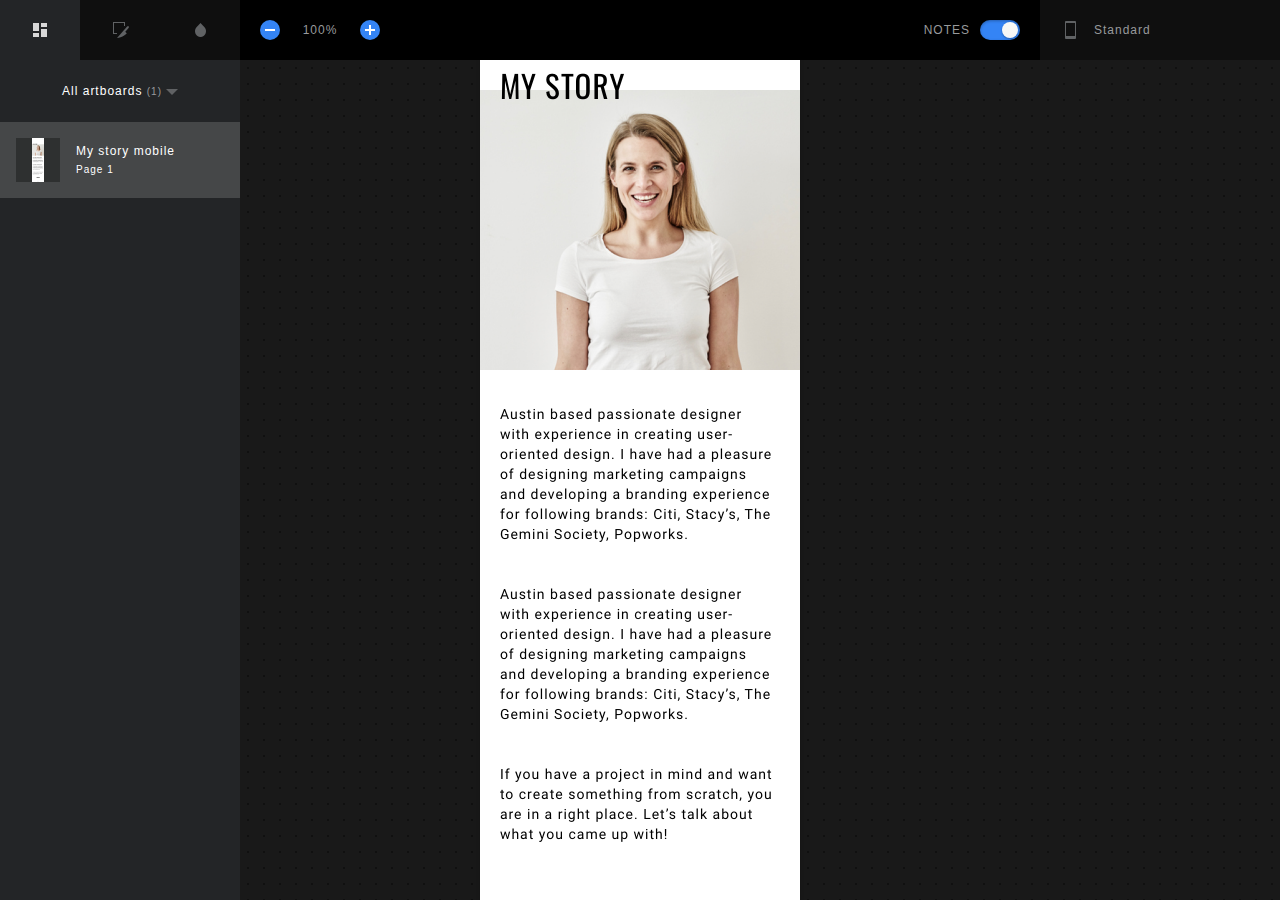
<file: specs/my story page/mobile/index.html>
<!DOCTYPE html>
<html lang="en">
  <head>
    <meta charset="utf-8">
    <meta http-equiv="X-UA-Compatible" content="IE=edge">
    <meta name="viewport" content="width=device-width, initial-scale=1">
    <title>Spec Export - Sketch Measure 2.4</title>
    <style type="text/css">
    /*! normalize.css v4.1.1 | MIT License | github.com/necolas/normalize.css */html{font-family:sans-serif;-ms-text-size-adjust:100%;-webkit-text-size-adjust:100%}body{margin:0}article,aside,details,figcaption,figure,footer,header,main,menu,nav,section,summary{display:block}audio,canvas,progress,video{display:inline-block}audio:not([controls]){display:none;height:0}progress{vertical-align:baseline}template,[hidden]{display:none}a{background-color:transparent;-webkit-text-decoration-skip:objects}a:active,a:hover{outline-width:0}abbr[title]{border-bottom:0;text-decoration:underline;text-decoration:underline dotted}b,strong{font-weight:inherit}b,strong{font-weight:bolder}dfn{font-style:italic}h1{font-size:2em;margin:.67em 0}mark{background-color:#ff0;color:#000}small{font-size:80%}sub,sup{font-size:75%;line-height:0;position:relative;vertical-align:baseline}sub{bottom:-0.25em}sup{top:-0.5em}img{border-style:none}svg:not(:root){overflow:hidden}code,kbd,pre,samp{font-family:monospace,monospace;font-size:1em}figure{margin:1em 40px}hr{box-sizing:content-box;height:0;overflow:visible}button,input,select,textarea{font:inherit;margin:0}optgroup{font-weight:bold}button,input{overflow:visible}button,select{text-transform:none}button,html [type="button"],[type="reset"],[type="submit"]{-webkit-appearance:button}button::-moz-focus-inner,[type="button"]::-moz-focus-inner,[type="reset"]::-moz-focus-inner,[type="submit"]::-moz-focus-inner{border-style:none;padding:0}button:-moz-focusring,[type="button"]:-moz-focusring,[type="reset"]:-moz-focusring,[type="submit"]:-moz-focusring{outline:1px dotted ButtonText}fieldset{border:1px solid silver;margin:0 2px;padding:.35em .625em .75em}legend{box-sizing:border-box;color:inherit;display:table;max-width:100%;padding:0;white-space:normal}textarea{overflow:auto}[type="checkbox"],[type="radio"]{box-sizing:border-box;padding:0}[type="number"]::-webkit-inner-spin-button,[type="number"]::-webkit-outer-spin-button{height:auto}[type="search"]{-webkit-appearance:textfield;outline-offset:-2px}[type="search"]::-webkit-search-cancel-button,[type="search"]::-webkit-search-decoration{-webkit-appearance:none}::-webkit-input-placeholder{color:inherit;opacity:.54}::-webkit-file-upload-button{-webkit-appearance:button;font:inherit}

*{box-sizing:border-box;}
::-webkit-scrollbar{width:8px;height:8px;background:#202123;border-radius:4px;}
::-webkit-scrollbar-thumb{border:1px solid rgba(255,255,255,.16);background-color:rgba(0,0,0,.64);border-radius:4px;}
::-webkit-scrollbar-corner,
::-webkit-resizer{background:#202123;}
html{width:100vw;height:100vh;overflow:hidden;}
body{-webkit-user-select:none;width:100vw;height:100vh;min-width:1024px;font-family:HelveticaNeue,Helvetica,Arial,sans-serif;font-size:12px;color:#989A9C;background:#191919;letter-spacing:1px;overflow:hidden;}
header{position:relative;height:60px;display:flex;align-items:center;z-index:215;background:#000;}
header .header-center,header .header-left,header .header-right{width:240px;height:60px;background:#0F0F0F;}
header .header-center{display:flex;flex:1;background:#000;}
header .header-center .show-notes,header .header-center .zoom-widget{padding:20px;width:160px;}
header .header-center h1{flex:1;}
header .header-center .show-notes{text-align:right;line-height:20px;}
header .header-center .show-notes .slidebox{margin-left:10px;}
header .header-left{display:flex;}
.zoom-widget{display:flex;}
.zoom-widget button{position:relative;display:block;width:20px;height:20px;border-radius:10px;border:0;background:#3484F5;cursor:pointer;}
.zoom-widget button:after,.zoom-widget button:before{position:absolute;top:9px;left:5px;content:"";display:block;width:10px;height:2px;background:#FFF;}
.zoom-widget button:after{top:5px;left:9px;width:2px;height:10px;}
.zoom-widget button:disabled{background:#222;cursor:default;}
.zoom-widget button:disabled:after,.zoom-widget button:disabled:before{background:#606264;}
.zoom-widget button.zoom-in:after{display:none;}
.zoom-widget .zoom-text{display:block;text-align:center;line-height:20px;flex:1;}
.unit-box{height:60px;}
.unit-box .overlay{content:"";position:absolute;top:60px;left:0;width:100vw;height:calc(100vh - 60px);display:none;background:rgba(0,0,0,.56);z-index:1;}
.unit-box:focus .overlay{display:block;}
.unit-box:focus{height:auto;outline:0;}
.unit-box h3,.unit-box p{position:relative;margin:0;padding:20px 20px 20px 54px;display:block;height:100%;line-height:20px;font-size:12px;font-weight:400;cursor:pointer;}
.unit-box h3,.unit-box:focus p{display:none;}
.unit-box h3:before,.unit-box p:before{position:absolute;top:18px;left:18px;content:"";display:block;width:24px;height:24px;background:url([data-uri]) no-repeat;background-size:24px 24px;}
.unit-box ul{position:absolute;margin:1px 0 0 240px;padding:0;list-style:none;background:#0F0F0F;width:240px;height:calc(100vh - 61px);overflow:auto;display:block;transition:all .15s ease;z-index:2;}
.unit-box:focus h3{color:#3A3A3A;display:block;}
.unit-box:focus ul{margin:1px 0 0;}
.unit-box .sub-title,.unit-box label{display:flex;padding:14px 20px;}
.unit-box label{cursor:pointer;}
.unit-box li:hover label{color:#FFF;}
.page-list label span,.unit-box label span{flex:1;}
.page-list input,.unit-box input{position:absolute;visibility:hidden;}
.page-list span:before,.unit-box span:before{float:right;display:block;content:"";width:16px;height:16px;}
.page-list input:checked+span:before,.page-list label:hover span:before,.unit-box input:checked+span:before,.unit-box label:hover span:before{background-image:url([data-uri]);background-size:50px 100px;}
.page-list label:hover span:before,.unit-box label:hover span:before{background-position:0 -50px;}
.page-list input:checked+span:before,.unit-box input:checked+span:before{background-position:0 0;}
.unit-box .sub-title{font-size:12px;background:#000;color:#3A3A3A;}
main{position:relative;height:calc(100vh - 60px);}
.inspector,.navbar{position:absolute;top:0;bottom:0;display:flex;width:240px;background:#232527;z-index:5;}
.inspector{transition:all .15s ease;right:-240px;display:block;}
.inspector.active{right:0;}
.navbar{left:-240px;width:240px;transition:all .15s ease;}
.navbar.on{left:0;}
.navbar nav{width:40px;background:#000204;}
.navbar section{flex:1;}
.tab{margin:0;padding:0;display:flex;width:100%;list-style:none;}
.tab li{display:flex;flex:1;height:60px;cursor:pointer;font-size:12px;justify-content:center;align-items:center;}
.tab li.current{background-color:#232527;}
.tab li:before{content:"";width:40px;height:40px;background:url([data-uri]) no-repeat -50px 0;background-size:100px 150px;overflow:hidden;}
.tab li.current:before{background-position-x:0;}
.tab li.icon-slices:before{background-position-y:-50px;}
.tab li.icon-colors:before{background-position-y:-100px;}
#inspector .code-item{display:none!important;}
#inspector .code-item textarea{padding: 16px;}
#inspector .code-item.select{display: block!important;}
#inspector .tab li{height:40px;}
#inspector .tab li:before{background-image:url([data-uri]);
}
#inspector .tab li.select{background-color:rgba(255,255,255,.05);}
#inspector .tab li.select:before{background-position-x: 0;}
#inspector .tab li.icon-android-panel:before {background-position-y: -50px;}
#inspector .tab li.icon-ios-panel:before {background-position-y: -100px;}
.screen-viewer{position:absolute;width:100vw;height:calc(100vh - 60px);background:#191919 url([data-uri]);background-size:16px 16px;overflow:auto;}
.screen-viewer,.screen-viewer .overlay{position:absolute;width:100vw;height:calc(100vh - 60px);background:#191919 url([data-uri]);background-size:16px 16px;overflow:auto;}
.screen-viewer .overlay{display:none;position:fixed;top:60px;left:0;background:transparent;overflow:hidden;z-index:2;cursor:none;}
.screen-viewer.moving-screen .overlay{display:block;}
.screen-viewer-inner{position:relative;margin:0 auto;}
.screen{margin:0 auto;position:absolute;left:50%;top:50%;background:#FFF;box-shadow:0 2px 10px 0 rgba(0,0,0,.2);transition:all .15s ease;}
.layer{position:absolute;cursor:pointer;}
.hover,.selected{border:1px solid #EE6723;}
.has-slice{border:1px dashed #EE6723;background:rgba(255,85,0,.32);}
.layer b,.layer i{position:absolute;width:5px;height:5px;background:#FFF;border:1px solid #EE6723;border-radius:50%;overflow:hidden;display:none;}
.layer b{width:3px;height:3px;background:#EE6723;}
.selected i{display:block;}
.distance.h div[data-width]:before,.distance.v div[data-height]:before,.selected:after,.selected:before{position:absolute;display:block;left:50%;top:-23px;transform:translateX(-50%);content:attr(data-width);font-size:12px;color:#FFF;height:12px;line-height:12px;padding:4px;background:#EE6723;border-radius:2px;z-index:1;}
.percentage-mode .distance.h div[data-width]:before,.percentage-mode .distance.v div[data-height]:before,.percentage-mode .selected:after,.percentage-mode .selected:before{content:attr(percentage-width);}
.selected.hidden:after,.selected.hidden:before{display:none;}
.distance.v div[data-height]:before,.selected:after{content:attr(data-height);left:auto;right:0;top:50%;transform:translateX(calc(100% + 3px)) translateY(-50%);}
.percentage-mode .distance.v div[data-height]:before,.percentage-mode .selected:after{content:attr(percentage-height);}
.layer .tl{top:-3px;left:-3px;}
.layer .tr{top:-3px;right:-3px;}
.layer .bl{bottom:-3px;left:-3px;}
.layer .br{bottom:-3px;right:-3px;}
.hover{border:1px solid #419bf9;}
.selected{border:1px solid #EE6723;}
.ruler{position:absolute;width:100%;height:100%;border:1px dashed #419bf9;}
.ruler.h{border-left:0;border-right:0;}
.ruler.v{border-top:0;border-bottom:0;}
.distance,.distance div,.distance div:before,.distance:after,.distance:before{position:absolute;}
.distance.v,.distance.v div{width:1px;}
.distance.h,.distance.h div{height:1px;}
.distance.v div{top:0;bottom:0;background:#EE6723;}
.distance.h div{left:0;right:0;background:#EE6723;}
.distance.v:after,.distance.v:before{content:"";top:0;left:-2px;width:5px;height:1px;background:#EE6723;}
.distance.h:after,.distance.h:before{content:"";top:-2px;left:0;width:1px;height:5px;background:#EE6723;}
.distance.v:after{top:auto;bottom:0;}
.distance.h:after{left:auto;right:0;}
.note{position:absolute;margin:-12px 0 0 -12px;width:24px;height:24px;background:#F5A623;border-radius:50%;border:2px solid #FFF;box-shadow:0 0 3px rgba(0,0,0,.24);}
.note:before{content:attr(data-index);font-size:12px;display:block;color:#FFF;text-align:center;width:100%;height:100%;line-height:20px;}
.note:hover{box-shadow:0 0 3px rgba(0,0,0,.64);}
.note div{position:absolute;top:50%;left:30px;border-radius:4px;padding:8px;background:#FFF;box-shadow:0 0 3px rgba(0,0,0,.5);-webkit-user-select:text;color:#222;transform:translateY(-50%);z-index:2;}
.note div:before{content:"";position:absolute;left:-7px;top:50%;width:8px;height:14px;background:url([data-uri]) no-repeat;background-size:8px 14px;transform:translateY(-50%);}
.slidebox{position:relative;width:40px;height:20px;display:inline-block;}
.slidebox input{visibility:hidden;}
.slidebox label{position:absolute;top:0;left:0;width:40px;height:20px;background:#898989;box-shadow:inset 0 1px 3px 0 rgba(0,0,0,.3);border-radius:10px;cursor:pointer;transition:all .2s ease;}
.slidebox label:after{position:absolute;content:"";top:2px;left:2px;width:16px;height:16px;background-image:linear-gradient(-180deg,#F8F9F6 0,#F5F5F5 100%);box-shadow:0 1px 2px 0 rgba(0,0,0,.3);border-radius:8px;transition:all .15s ease;}
.slidebox input[type=checkbox]:checked+label{background:#3484F5;}
.slidebox input[type=checkbox]:checked+label:after{left:22px;}
.inspector{overflow:auto;}
.inspector h2,.inspector h3{margin:0;padding:0;font-weight:400;}
.inspector h2{font-size:12px;line-height:24px;padding:12px 16px;text-align:center;}
.inspector h3{height:32px;font-size:12px;line-height:32px;padding:0 16px;background-image:linear-gradient(90deg,rgba(0,4,9,.32) 0,rgba(0,2,4,0) 100%);}
.inspector .context{padding:16px;}
.inspector .color,.inspector .item{display:flex;margin:0 0 8px;}
.inspector .item[data-label]:before{content:attr(data-label);display:block;width:70px;font-size:12px;height:24px;line-height:24px;}
.inspector .color:last-child,.inspector .item:last-child{margin:0;}
.inspector .item div,.inspector .item label{flex:1;}
.inspector .item label{padding:0 4px;}
.inspector .item label:first-child{padding:0 4px 0 0;}
.inspector .item label:last-child{padding:0 0 0 4px;}
.inspector .item label:only-child{padding:0;}
.inspector .item label[data-label]:after{content:attr(data-label);font-size:10px;text-align:center;display:block;margin:2px 0 0;}
.inspector input,.inspector textarea{padding:3px 4px;width:100%;background:rgba(255,255,255,.05);border-radius:2px;border:0;line-height:18px;height:24px;font-size:12px;color:#FFF;text-align:center;outline:0;resize:none;}
.inspector textarea{min-width:100%;height:auto;text-align:left;}
.context h4{font-size:12px;font-weight:400;position:0;margin:0 0 16px;color:#FFF;}
.context h4:before{margin:0 10px 0 0;display:inline-block;content:"";width:8px;height:8px;border-radius:1px;background:#3484F5;}
.context .colors{margin:0 0 8px;}
.context .colors:last-child,.context .items-group:last-child{margin:0;}
.context .items-group{margin:0 0 24px;}
.inspector .color{display:block;}
.inspector .color[data-name]:after{content:attr(data-name);font-size:10px;text-align:center;padding:0 0 0 24px;display:block;margin:2px 0 0;}
.inspector .color label,.inspector .color label em,.inspector .color label em i{position:absolute;display:block;width:24px;height:24px;padding:0;}
.inspector .color label em{position:relative;background-color:#fff;background-image:linear-gradient(45deg,#dddadc 25%,transparent 25%,transparent 75%,#dddadc 75%,#dddadc),linear-gradient(45deg,#dddadc 25%,transparent 25%,transparent 75%,#dddadc 75%,#dddadc);background-size:12px 12px;background-position:0 0,6px 6px;border-radius:2px 0 0 2px;overflow:hidden;}
.inspector .color label em i{position:relative;}
.inspector .item .color input{text-align:center;}
.inspector .color input{padding-left:32px;width:100%;text-align:left;}
.gradient .color label:before{position:absolute;top:12px;left:11px;content:"";width:2px;height:32px;background:#FFF;z-index:2;box-shadow:0 0 2px 1px rgba(0,0,0,.2);}
.gradient .color label:after{position:absolute;top:8px;left:8px;content:"";width:8px;height:8px;background:#FFF;z-index:3;border-radius:4px;box-shadow:0 0 2px 1px rgba(0,0,0,.2);}
.gradient .color[data-name] label:before{height:42px;}
.gradient .color:last-child label:before{display:none;}
.navbar section{position:relative;overflow:auto;}
.artboard-list,.asset-list,.color-list{margin:0;padding:0;list-style:none;}
.artboard-list li{padding:16px;display:flex;cursor:pointer;}
.artboard-list li:hover,.asset-list li:hover,.color-list li:hover{background:#191A1E;}
.artboard-list li.active{background:#454748;}
.preview-img{display:block;width:44px;height:44px;text-align:center;background:rgba(0,0,0,.32);}
.preview-img:before{content:' ';display:inline-block;vertical-align:middle;height:100%;}
.preview-img img{max-width:44px;max-height:44px;background:#FFF;vertical-align:middle;}
.pages-select{padding:24px;position:relative;}
.pages-select h3{margin:0;text-align:center;font-size:12px;font-weight:400;color:#FFF;cursor:pointer;}
.page-list em,.pages-select h3 em{font-style:normal;font-size:10px;color:#989A9C;}
.pages-select h3:after{content:"";margin:0 0 0 4px;width:12px;height:6px;display:inline-block;background:url([data-uri]) no-repeat;background-size:12px 6px;}
.pages-select .page-list{display:none;position:absolute;left:50%;transform:translateX(-50%);margin:-32px 0 0;padding:8px;border-radius:4px;list-style:none;width:180px;background:#0F0F0F;box-shadow:0 2px 10px 0 rgba(0,0,0,.8);}
.pages-select:focus{outline:0;}
.pages-select:focus .page-list{display:block;}
.pages-select .page-list label{padding:10px;cursor:pointer;}
.pages-select .page-list label,.pages-select .page-list span{display:block;}
.page-list span:before{position:absolute;right:8px;}
.exportable{margin:0;padding:0;list-style:none;background:#191A1E;border:1px solid #2D2F31;border-radius:4px;}
.exportable li{position:relative;padding:0 8px;height:32px;line-height:32px;border-bottom:1px solid #222;white-space:nowrap;text-overflow:ellipsis;}
.exportable li a{color:#FFF;text-decoration:none;outline:0;}
.exportable li:last-child{border:0;}
.exportable img{position:absolute;top:0;left:0;width:100%;height:100%;opacity:0;}
.asset-list li,.color-list li{padding:24px;display:flex;cursor:pointer;}
.color-list li{cursor:default;}
.asset-list li picture,.color-list li em{position:relative;display:block;text-align:center;width:32px;height:32px;background-color:#4A4A4A;background-image:linear-gradient(45deg,#000 25%,transparent 25%,transparent 75%,#000 75%,#000),linear-gradient(45deg,#000 25%,transparent 25%,transparent 75%,#000 75%,#000);background-size:8px 8px;background-position:0 0,4px 4px;border-radius:2px;}
.color-list li em{background-color:#fff;background-image:linear-gradient(45deg,#dddadc 25%,transparent 25%,transparent 75%,#dddadc 75%,#dddadc),linear-gradient(45deg,#dddadc 25%,transparent 25%,transparent 75%,#dddadc 75%,#dddadc);border-radius:50%;overflow:hidden;}
.color-list li em i{position:absolute;top:0;left:0;right:0;bottom:0;}
.artboard-list li div,.asset-list li div,.color-list li div{padding:0 0 0 16px;flex:1;}
.artboard-list li div{padding:6px 0 4px 16px;}
.asset-list li picture:before{content:"";display:inline-block;height:100%;vertical-align:middle;}
.asset-list li picture img{vertical-align:middle;max-width:28px;max-height:28px;}
.asset-list li picture:after{content:"";position:absolute;top:0;left:0;right:0;bottom:0;}
.artboard-list h3, .asset-list h3,.color-list h3{margin:0 0 4px;padding:0;color:#FFF;font-size:12px;font-weight:400;overflow:hidden;text-overflow:ellipsis;}
.artboard-list small, .asset-list small,.color-list small{font-size:10px;}
.artboard-list li.active small{color:#FFF;}
.empty{position:absolute;top:30%;left:0;right:0;transform:translateY(-50%);vertical-align:middle;text-align:center;}
.message{position:absolute;top:50%;left:50%;padding:10px 20px;max-width:320px;transform:translateX(-50%) translateY(-50%);text-align:center;border-radius:4px;background:rgba(0,0,0,.96);border: 1px solid rgba(255,255,255,.16);color:#FFF;box-shadow:0 2px 10px rgba(0,0,0,.32);z-index:9;display:none;}
.cursor{position:absolute;display:none;margin:-8px 0 0 -8px;top:50%;left:50%;width:16px;height:17px;background-size:16px 17px;background-image: url('[data-uri]');background-repeat:no-repeat;cursor:none;z-index:1;
}
.cursor.show{display:block;}
.cursor.moving{background-image: url('[data-uri]');}
    </style>
    <script type="text/javascript">
    <!--
    /*! jQuery v3.0.0 | (c) jQuery Foundation | jquery.org/license */
!function(a,b){"use strict";"object"==typeof module&&"object"==typeof module.exports?module.exports=a.document?b(a,!0):function(a){if(!a.document)throw new Error("jQuery requires a window with a document");return b(a)}:b(a)}("undefined"!=typeof window?window:this,function(a,b){"use strict";var c=[],d=a.document,e=Object.getPrototypeOf,f=c.slice,g=c.concat,h=c.push,i=c.indexOf,j={},k=j.toString,l=j.hasOwnProperty,m=l.toString,n=m.call(Object),o={};function p(a,b){b=b||d;var c=b.createElement("script");c.text=a,b.head.appendChild(c).parentNode.removeChild(c)}var q="3.0.0",r=function(a,b){return new r.fn.init(a,b)},s=/^[\s\uFEFF\xA0]+|[\s\uFEFF\xA0]+$/g,t=/^-ms-/,u=/-([a-z])/g,v=function(a,b){return b.toUpperCase()};r.fn=r.prototype={jquery:q,constructor:r,length:0,toArray:function(){return f.call(this)},get:function(a){return null!=a?0>a?this[a+this.length]:this[a]:f.call(this)},pushStack:function(a){var b=r.merge(this.constructor(),a);return b.prevObject=this,b},each:function(a){return r.each(this,a)},map:function(a){return this.pushStack(r.map(this,function(b,c){return a.call(b,c,b)}))},slice:function(){return this.pushStack(f.apply(this,arguments))},first:function(){return this.eq(0)},last:function(){return this.eq(-1)},eq:function(a){var b=this.length,c=+a+(0>a?b:0);return this.pushStack(c>=0&&b>c?[this[c]]:[])},end:function(){return this.prevObject||this.constructor()},push:h,sort:c.sort,splice:c.splice},r.extend=r.fn.extend=function(){var a,b,c,d,e,f,g=arguments[0]||{},h=1,i=arguments.length,j=!1;for("boolean"==typeof g&&(j=g,g=arguments[h]||{},h++),"object"==typeof g||r.isFunction(g)||(g={}),h===i&&(g=this,h--);i>h;h++)if(null!=(a=arguments[h]))for(b in a)c=g[b],d=a[b],g!==d&&(j&&d&&(r.isPlainObject(d)||(e=r.isArray(d)))?(e?(e=!1,f=c&&r.isArray(c)?c:[]):f=c&&r.isPlainObject(c)?c:{},g[b]=r.extend(j,f,d)):void 0!==d&&(g[b]=d));return g},r.extend({expando:"jQuery"+(q+Math.random()).replace(/\D/g,""),isReady:!0,error:function(a){throw new Error(a)},noop:function(){},isFunction:function(a){return"function"===r.type(a)},isArray:Array.isArray,isWindow:function(a){return null!=a&&a===a.window},isNumeric:function(a){var b=r.type(a);return("number"===b||"string"===b)&&!isNaN(a-parseFloat(a))},isPlainObject:function(a){var b,c;return a&&"[object Object]"===k.call(a)?(b=e(a))?(c=l.call(b,"constructor")&&b.constructor,"function"==typeof c&&m.call(c)===n):!0:!1},isEmptyObject:function(a){var b;for(b in a)return!1;return!0},type:function(a){return null==a?a+"":"object"==typeof a||"function"==typeof a?j[k.call(a)]||"object":typeof a},globalEval:function(a){p(a)},camelCase:function(a){return a.replace(t,"ms-").replace(u,v)},nodeName:function(a,b){return a.nodeName&&a.nodeName.toLowerCase()===b.toLowerCase()},each:function(a,b){var c,d=0;if(w(a)){for(c=a.length;c>d;d++)if(b.call(a[d],d,a[d])===!1)break}else for(d in a)if(b.call(a[d],d,a[d])===!1)break;return a},trim:function(a){return null==a?"":(a+"").replace(s,"")},makeArray:function(a,b){var c=b||[];return null!=a&&(w(Object(a))?r.merge(c,"string"==typeof a?[a]:a):h.call(c,a)),c},inArray:function(a,b,c){return null==b?-1:i.call(b,a,c)},merge:function(a,b){for(var c=+b.length,d=0,e=a.length;c>d;d++)a[e++]=b[d];return a.length=e,a},grep:function(a,b,c){for(var d,e=[],f=0,g=a.length,h=!c;g>f;f++)d=!b(a[f],f),d!==h&&e.push(a[f]);return e},map:function(a,b,c){var d,e,f=0,h=[];if(w(a))for(d=a.length;d>f;f++)e=b(a[f],f,c),null!=e&&h.push(e);else for(f in a)e=b(a[f],f,c),null!=e&&h.push(e);return g.apply([],h)},guid:1,proxy:function(a,b){var c,d,e;return"string"==typeof b&&(c=a[b],b=a,a=c),r.isFunction(a)?(d=f.call(arguments,2),e=function(){return a.apply(b||this,d.concat(f.call(arguments)))},e.guid=a.guid=a.guid||r.guid++,e):void 0},now:Date.now,support:o}),"function"==typeof Symbol&&(r.fn[Symbol.iterator]=c[Symbol.iterator]),r.each("Boolean Number String Function Array Date RegExp Object Error Symbol".split(" "),function(a,b){j["[object "+b+"]"]=b.toLowerCase()});function w(a){var b=!!a&&"length"in a&&a.length,c=r.type(a);return"function"===c||r.isWindow(a)?!1:"array"===c||0===b||"number"==typeof b&&b>0&&b-1 in a}var x=function(a){var b,c,d,e,f,g,h,i,j,k,l,m,n,o,p,q,r,s,t,u="sizzle"+1*new Date,v=a.document,w=0,x=0,y=ha(),z=ha(),A=ha(),B=function(a,b){return a===b&&(l=!0),0},C={}.hasOwnProperty,D=[],E=D.pop,F=D.push,G=D.push,H=D.slice,I=function(a,b){for(var c=0,d=a.length;d>c;c++)if(a[c]===b)return c;return-1},J="checked|selected|async|autofocus|autoplay|controls|defer|disabled|hidden|ismap|loop|multiple|open|readonly|required|scoped",K="[\\x20\\t\\r\\n\\f]",L="(?:\\\\.|[\\w-]|[^\x00-\\xa0])+",M="\\["+K+"*("+L+")(?:"+K+"*([*^$|!~]?=)"+K+"*(?:'((?:\\\\.|[^\\\\'])*)'|\"((?:\\\\.|[^\\\\\"])*)\"|("+L+"))|)"+K+"*\\]",N=":("+L+")(?:\\((('((?:\\\\.|[^\\\\'])*)'|\"((?:\\\\.|[^\\\\\"])*)\")|((?:\\\\.|[^\\\\()[\\]]|"+M+")*)|.*)\\)|)",O=new RegExp(K+"+","g"),P=new RegExp("^"+K+"+|((?:^|[^\\\\])(?:\\\\.)*)"+K+"+$","g"),Q=new RegExp("^"+K+"*,"+K+"*"),R=new RegExp("^"+K+"*([>+~]|"+K+")"+K+"*"),S=new RegExp("="+K+"*([^\\]'\"]*?)"+K+"*\\]","g"),T=new RegExp(N),U=new RegExp("^"+L+"$"),V={ID:new RegExp("^#("+L+")"),CLASS:new RegExp("^\\.("+L+")"),TAG:new RegExp("^("+L+"|[*])"),ATTR:new RegExp("^"+M),PSEUDO:new RegExp("^"+N),CHILD:new RegExp("^:(only|first|last|nth|nth-last)-(child|of-type)(?:\\("+K+"*(even|odd|(([+-]|)(\\d*)n|)"+K+"*(?:([+-]|)"+K+"*(\\d+)|))"+K+"*\\)|)","i"),bool:new RegExp("^(?:"+J+")$","i"),needsContext:new RegExp("^"+K+"*[>+~]|:(even|odd|eq|gt|lt|nth|first|last)(?:\\("+K+"*((?:-\\d)?\\d*)"+K+"*\\)|)(?=[^-]|$)","i")},W=/^(?:input|select|textarea|button)$/i,X=/^h\d$/i,Y=/^[^{]+\{\s*\[native \w/,Z=/^(?:#([\w-]+)|(\w+)|\.([\w-]+))$/,$=/[+~]/,_=new RegExp("\\\\([\\da-f]{1,6}"+K+"?|("+K+")|.)","ig"),aa=function(a,b,c){var d="0x"+b-65536;return d!==d||c?b:0>d?String.fromCharCode(d+65536):String.fromCharCode(d>>10|55296,1023&d|56320)},ba=/([\0-\x1f\x7f]|^-?\d)|^-$|[^\x80-\uFFFF\w-]/g,ca=function(a,b){return b?"\x00"===a?"\ufffd":a.slice(0,-1)+"\\"+a.charCodeAt(a.length-1).toString(16)+" ":"\\"+a},da=function(){m()},ea=ta(function(a){return a.disabled===!0},{dir:"parentNode",next:"legend"});try{G.apply(D=H.call(v.childNodes),v.childNodes),D[v.childNodes.length].nodeType}catch(fa){G={apply:D.length?function(a,b){F.apply(a,H.call(b))}:function(a,b){var c=a.length,d=0;while(a[c++]=b[d++]);a.length=c-1}}}function ga(a,b,d,e){var f,h,j,k,l,o,r,s=b&&b.ownerDocument,w=b?b.nodeType:9;if(d=d||[],"string"!=typeof a||!a||1!==w&&9!==w&&11!==w)return d;if(!e&&((b?b.ownerDocument||b:v)!==n&&m(b),b=b||n,p)){if(11!==w&&(l=Z.exec(a)))if(f=l[1]){if(9===w){if(!(j=b.getElementById(f)))return d;if(j.id===f)return d.push(j),d}else if(s&&(j=s.getElementById(f))&&t(b,j)&&j.id===f)return d.push(j),d}else{if(l[2])return G.apply(d,b.getElementsByTagName(a)),d;if((f=l[3])&&c.getElementsByClassName&&b.getElementsByClassName)return G.apply(d,b.getElementsByClassName(f)),d}if(c.qsa&&!A[a+" "]&&(!q||!q.test(a))){if(1!==w)s=b,r=a;else if("object"!==b.nodeName.toLowerCase()){(k=b.getAttribute("id"))?k=k.replace(ba,ca):b.setAttribute("id",k=u),o=g(a),h=o.length;while(h--)o[h]="#"+k+" "+sa(o[h]);r=o.join(","),s=$.test(a)&&qa(b.parentNode)||b}if(r)try{return G.apply(d,s.querySelectorAll(r)),d}catch(x){}finally{k===u&&b.removeAttribute("id")}}}return i(a.replace(P,"$1"),b,d,e)}function ha(){var a=[];function b(c,e){return a.push(c+" ")>d.cacheLength&&delete b[a.shift()],b[c+" "]=e}return b}function ia(a){return a[u]=!0,a}function ja(a){var b=n.createElement("fieldset");try{return!!a(b)}catch(c){return!1}finally{b.parentNode&&b.parentNode.removeChild(b),b=null}}function ka(a,b){var c=a.split("|"),e=c.length;while(e--)d.attrHandle[c[e]]=b}function la(a,b){var c=b&&a,d=c&&1===a.nodeType&&1===b.nodeType&&a.sourceIndex-b.sourceIndex;if(d)return d;if(c)while(c=c.nextSibling)if(c===b)return-1;return a?1:-1}function ma(a){return function(b){var c=b.nodeName.toLowerCase();return"input"===c&&b.type===a}}function na(a){return function(b){var c=b.nodeName.toLowerCase();return("input"===c||"button"===c)&&b.type===a}}function oa(a){return function(b){return"label"in b&&b.disabled===a||"form"in b&&b.disabled===a||"form"in b&&b.disabled===!1&&(b.isDisabled===a||b.isDisabled!==!a&&("label"in b||!ea(b))!==a)}}function pa(a){return ia(function(b){return b=+b,ia(function(c,d){var e,f=a([],c.length,b),g=f.length;while(g--)c[e=f[g]]&&(c[e]=!(d[e]=c[e]))})})}function qa(a){return a&&"undefined"!=typeof a.getElementsByTagName&&a}c=ga.support={},f=ga.isXML=function(a){var b=a&&(a.ownerDocument||a).documentElement;return b?"HTML"!==b.nodeName:!1},m=ga.setDocument=function(a){var b,e,g=a?a.ownerDocument||a:v;return g!==n&&9===g.nodeType&&g.documentElement?(n=g,o=n.documentElement,p=!f(n),v!==n&&(e=n.defaultView)&&e.top!==e&&(e.addEventListener?e.addEventListener("unload",da,!1):e.attachEvent&&e.attachEvent("onunload",da)),c.attributes=ja(function(a){return a.className="i",!a.getAttribute("className")}),c.getElementsByTagName=ja(function(a){return a.appendChild(n.createComment("")),!a.getElementsByTagName("*").length}),c.getElementsByClassName=Y.test(n.getElementsByClassName),c.getById=ja(function(a){return o.appendChild(a).id=u,!n.getElementsByName||!n.getElementsByName(u).length}),c.getById?(d.find.ID=function(a,b){if("undefined"!=typeof b.getElementById&&p){var c=b.getElementById(a);return c?[c]:[]}},d.filter.ID=function(a){var b=a.replace(_,aa);return function(a){return a.getAttribute("id")===b}}):(delete d.find.ID,d.filter.ID=function(a){var b=a.replace(_,aa);return function(a){var c="undefined"!=typeof a.getAttributeNode&&a.getAttributeNode("id");return c&&c.value===b}}),d.find.TAG=c.getElementsByTagName?function(a,b){return"undefined"!=typeof b.getElementsByTagName?b.getElementsByTagName(a):c.qsa?b.querySelectorAll(a):void 0}:function(a,b){var c,d=[],e=0,f=b.getElementsByTagName(a);if("*"===a){while(c=f[e++])1===c.nodeType&&d.push(c);return d}return f},d.find.CLASS=c.getElementsByClassName&&function(a,b){return"undefined"!=typeof b.getElementsByClassName&&p?b.getElementsByClassName(a):void 0},r=[],q=[],(c.qsa=Y.test(n.querySelectorAll))&&(ja(function(a){o.appendChild(a).innerHTML="<a id='"+u+"'></a><select id='"+u+"-\r\\' msallowcapture=''><option selected=''></option></select>",a.querySelectorAll("[msallowcapture^='']").length&&q.push("[*^$]="+K+"*(?:''|\"\")"),a.querySelectorAll("[selected]").length||q.push("\\["+K+"*(?:value|"+J+")"),a.querySelectorAll("[id~="+u+"-]").length||q.push("~="),a.querySelectorAll(":checked").length||q.push(":checked"),a.querySelectorAll("a#"+u+"+*").length||q.push(".#.+[+~]")}),ja(function(a){a.innerHTML="<a href='' disabled='disabled'></a><select disabled='disabled'><option/></select>";var b=n.createElement("input");b.setAttribute("type","hidden"),a.appendChild(b).setAttribute("name","D"),a.querySelectorAll("[name=d]").length&&q.push("name"+K+"*[*^$|!~]?="),2!==a.querySelectorAll(":enabled").length&&q.push(":enabled",":disabled"),o.appendChild(a).disabled=!0,2!==a.querySelectorAll(":disabled").length&&q.push(":enabled",":disabled"),a.querySelectorAll("*,:x"),q.push(",.*:")})),(c.matchesSelector=Y.test(s=o.matches||o.webkitMatchesSelector||o.mozMatchesSelector||o.oMatchesSelector||o.msMatchesSelector))&&ja(function(a){c.disconnectedMatch=s.call(a,"*"),s.call(a,"[s!='']:x"),r.push("!=",N)}),q=q.length&&new RegExp(q.join("|")),r=r.length&&new RegExp(r.join("|")),b=Y.test(o.compareDocumentPosition),t=b||Y.test(o.contains)?function(a,b){var c=9===a.nodeType?a.documentElement:a,d=b&&b.parentNode;return a===d||!(!d||1!==d.nodeType||!(c.contains?c.contains(d):a.compareDocumentPosition&&16&a.compareDocumentPosition(d)))}:function(a,b){if(b)while(b=b.parentNode)if(b===a)return!0;return!1},B=b?function(a,b){if(a===b)return l=!0,0;var d=!a.compareDocumentPosition-!b.compareDocumentPosition;return d?d:(d=(a.ownerDocument||a)===(b.ownerDocument||b)?a.compareDocumentPosition(b):1,1&d||!c.sortDetached&&b.compareDocumentPosition(a)===d?a===n||a.ownerDocument===v&&t(v,a)?-1:b===n||b.ownerDocument===v&&t(v,b)?1:k?I(k,a)-I(k,b):0:4&d?-1:1)}:function(a,b){if(a===b)return l=!0,0;var c,d=0,e=a.parentNode,f=b.parentNode,g=[a],h=[b];if(!e||!f)return a===n?-1:b===n?1:e?-1:f?1:k?I(k,a)-I(k,b):0;if(e===f)return la(a,b);c=a;while(c=c.parentNode)g.unshift(c);c=b;while(c=c.parentNode)h.unshift(c);while(g[d]===h[d])d++;return d?la(g[d],h[d]):g[d]===v?-1:h[d]===v?1:0},n):n},ga.matches=function(a,b){return ga(a,null,null,b)},ga.matchesSelector=function(a,b){if((a.ownerDocument||a)!==n&&m(a),b=b.replace(S,"='$1']"),c.matchesSelector&&p&&!A[b+" "]&&(!r||!r.test(b))&&(!q||!q.test(b)))try{var d=s.call(a,b);if(d||c.disconnectedMatch||a.document&&11!==a.document.nodeType)return d}catch(e){}return ga(b,n,null,[a]).length>0},ga.contains=function(a,b){return(a.ownerDocument||a)!==n&&m(a),t(a,b)},ga.attr=function(a,b){(a.ownerDocument||a)!==n&&m(a);var e=d.attrHandle[b.toLowerCase()],f=e&&C.call(d.attrHandle,b.toLowerCase())?e(a,b,!p):void 0;return void 0!==f?f:c.attributes||!p?a.getAttribute(b):(f=a.getAttributeNode(b))&&f.specified?f.value:null},ga.escape=function(a){return(a+"").replace(ba,ca)},ga.error=function(a){throw new Error("Syntax error, unrecognized expression: "+a)},ga.uniqueSort=function(a){var b,d=[],e=0,f=0;if(l=!c.detectDuplicates,k=!c.sortStable&&a.slice(0),a.sort(B),l){while(b=a[f++])b===a[f]&&(e=d.push(f));while(e--)a.splice(d[e],1)}return k=null,a},e=ga.getText=function(a){var b,c="",d=0,f=a.nodeType;if(f){if(1===f||9===f||11===f){if("string"==typeof a.textContent)return a.textContent;for(a=a.firstChild;a;a=a.nextSibling)c+=e(a)}else if(3===f||4===f)return a.nodeValue}else while(b=a[d++])c+=e(b);return c},d=ga.selectors={cacheLength:50,createPseudo:ia,match:V,attrHandle:{},find:{},relative:{">":{dir:"parentNode",first:!0}," ":{dir:"parentNode"},"+":{dir:"previousSibling",first:!0},"~":{dir:"previousSibling"}},preFilter:{ATTR:function(a){return a[1]=a[1].replace(_,aa),a[3]=(a[3]||a[4]||a[5]||"").replace(_,aa),"~="===a[2]&&(a[3]=" "+a[3]+" "),a.slice(0,4)},CHILD:function(a){return a[1]=a[1].toLowerCase(),"nth"===a[1].slice(0,3)?(a[3]||ga.error(a[0]),a[4]=+(a[4]?a[5]+(a[6]||1):2*("even"===a[3]||"odd"===a[3])),a[5]=+(a[7]+a[8]||"odd"===a[3])):a[3]&&ga.error(a[0]),a},PSEUDO:function(a){var b,c=!a[6]&&a[2];return V.CHILD.test(a[0])?null:(a[3]?a[2]=a[4]||a[5]||"":c&&T.test(c)&&(b=g(c,!0))&&(b=c.indexOf(")",c.length-b)-c.length)&&(a[0]=a[0].slice(0,b),a[2]=c.slice(0,b)),a.slice(0,3))}},filter:{TAG:function(a){var b=a.replace(_,aa).toLowerCase();return"*"===a?function(){return!0}:function(a){return a.nodeName&&a.nodeName.toLowerCase()===b}},CLASS:function(a){var b=y[a+" "];return b||(b=new RegExp("(^|"+K+")"+a+"("+K+"|$)"))&&y(a,function(a){return b.test("string"==typeof a.className&&a.className||"undefined"!=typeof a.getAttribute&&a.getAttribute("class")||"")})},ATTR:function(a,b,c){return function(d){var e=ga.attr(d,a);return null==e?"!="===b:b?(e+="","="===b?e===c:"!="===b?e!==c:"^="===b?c&&0===e.indexOf(c):"*="===b?c&&e.indexOf(c)>-1:"$="===b?c&&e.slice(-c.length)===c:"~="===b?(" "+e.replace(O," ")+" ").indexOf(c)>-1:"|="===b?e===c||e.slice(0,c.length+1)===c+"-":!1):!0}},CHILD:function(a,b,c,d,e){var f="nth"!==a.slice(0,3),g="last"!==a.slice(-4),h="of-type"===b;return 1===d&&0===e?function(a){return!!a.parentNode}:function(b,c,i){var j,k,l,m,n,o,p=f!==g?"nextSibling":"previousSibling",q=b.parentNode,r=h&&b.nodeName.toLowerCase(),s=!i&&!h,t=!1;if(q){if(f){while(p){m=b;while(m=m[p])if(h?m.nodeName.toLowerCase()===r:1===m.nodeType)return!1;o=p="only"===a&&!o&&"nextSibling"}return!0}if(o=[g?q.firstChild:q.lastChild],g&&s){m=q,l=m[u]||(m[u]={}),k=l[m.uniqueID]||(l[m.uniqueID]={}),j=k[a]||[],n=j[0]===w&&j[1],t=n&&j[2],m=n&&q.childNodes[n];while(m=++n&&m&&m[p]||(t=n=0)||o.pop())if(1===m.nodeType&&++t&&m===b){k[a]=[w,n,t];break}}else if(s&&(m=b,l=m[u]||(m[u]={}),k=l[m.uniqueID]||(l[m.uniqueID]={}),j=k[a]||[],n=j[0]===w&&j[1],t=n),t===!1)while(m=++n&&m&&m[p]||(t=n=0)||o.pop())if((h?m.nodeName.toLowerCase()===r:1===m.nodeType)&&++t&&(s&&(l=m[u]||(m[u]={}),k=l[m.uniqueID]||(l[m.uniqueID]={}),k[a]=[w,t]),m===b))break;return t-=e,t===d||t%d===0&&t/d>=0}}},PSEUDO:function(a,b){var c,e=d.pseudos[a]||d.setFilters[a.toLowerCase()]||ga.error("unsupported pseudo: "+a);return e[u]?e(b):e.length>1?(c=[a,a,"",b],d.setFilters.hasOwnProperty(a.toLowerCase())?ia(function(a,c){var d,f=e(a,b),g=f.length;while(g--)d=I(a,f[g]),a[d]=!(c[d]=f[g])}):function(a){return e(a,0,c)}):e}},pseudos:{not:ia(function(a){var b=[],c=[],d=h(a.replace(P,"$1"));return d[u]?ia(function(a,b,c,e){var f,g=d(a,null,e,[]),h=a.length;while(h--)(f=g[h])&&(a[h]=!(b[h]=f))}):function(a,e,f){return b[0]=a,d(b,null,f,c),b[0]=null,!c.pop()}}),has:ia(function(a){return function(b){return ga(a,b).length>0}}),contains:ia(function(a){return a=a.replace(_,aa),function(b){return(b.textContent||b.innerText||e(b)).indexOf(a)>-1}}),lang:ia(function(a){return U.test(a||"")||ga.error("unsupported lang: "+a),a=a.replace(_,aa).toLowerCase(),function(b){var c;do if(c=p?b.lang:b.getAttribute("xml:lang")||b.getAttribute("lang"))return c=c.toLowerCase(),c===a||0===c.indexOf(a+"-");while((b=b.parentNode)&&1===b.nodeType);return!1}}),target:function(b){var c=a.location&&a.location.hash;return c&&c.slice(1)===b.id},root:function(a){return a===o},focus:function(a){return a===n.activeElement&&(!n.hasFocus||n.hasFocus())&&!!(a.type||a.href||~a.tabIndex)},enabled:oa(!1),disabled:oa(!0),checked:function(a){var b=a.nodeName.toLowerCase();return"input"===b&&!!a.checked||"option"===b&&!!a.selected},selected:function(a){return a.parentNode&&a.parentNode.selectedIndex,a.selected===!0},empty:function(a){for(a=a.firstChild;a;a=a.nextSibling)if(a.nodeType<6)return!1;return!0},parent:function(a){return!d.pseudos.empty(a)},header:function(a){return X.test(a.nodeName)},input:function(a){return W.test(a.nodeName)},button:function(a){var b=a.nodeName.toLowerCase();return"input"===b&&"button"===a.type||"button"===b},text:function(a){var b;return"input"===a.nodeName.toLowerCase()&&"text"===a.type&&(null==(b=a.getAttribute("type"))||"text"===b.toLowerCase())},first:pa(function(){return[0]}),last:pa(function(a,b){return[b-1]}),eq:pa(function(a,b,c){return[0>c?c+b:c]}),even:pa(function(a,b){for(var c=0;b>c;c+=2)a.push(c);return a}),odd:pa(function(a,b){for(var c=1;b>c;c+=2)a.push(c);return a}),lt:pa(function(a,b,c){for(var d=0>c?c+b:c;--d>=0;)a.push(d);return a}),gt:pa(function(a,b,c){for(var d=0>c?c+b:c;++d<b;)a.push(d);return a})}},d.pseudos.nth=d.pseudos.eq;for(b in{radio:!0,checkbox:!0,file:!0,password:!0,image:!0})d.pseudos[b]=ma(b);for(b in{submit:!0,reset:!0})d.pseudos[b]=na(b);function ra(){}ra.prototype=d.filters=d.pseudos,d.setFilters=new ra,g=ga.tokenize=function(a,b){var c,e,f,g,h,i,j,k=z[a+" "];if(k)return b?0:k.slice(0);h=a,i=[],j=d.preFilter;while(h){c&&!(e=Q.exec(h))||(e&&(h=h.slice(e[0].length)||h),i.push(f=[])),c=!1,(e=R.exec(h))&&(c=e.shift(),f.push({value:c,type:e[0].replace(P," ")}),h=h.slice(c.length));for(g in d.filter)!(e=V[g].exec(h))||j[g]&&!(e=j[g](e))||(c=e.shift(),f.push({value:c,type:g,matches:e}),h=h.slice(c.length));if(!c)break}return b?h.length:h?ga.error(a):z(a,i).slice(0)};function sa(a){for(var b=0,c=a.length,d="";c>b;b++)d+=a[b].value;return d}function ta(a,b,c){var d=b.dir,e=b.next,f=e||d,g=c&&"parentNode"===f,h=x++;return b.first?function(b,c,e){while(b=b[d])if(1===b.nodeType||g)return a(b,c,e)}:function(b,c,i){var j,k,l,m=[w,h];if(i){while(b=b[d])if((1===b.nodeType||g)&&a(b,c,i))return!0}else while(b=b[d])if(1===b.nodeType||g)if(l=b[u]||(b[u]={}),k=l[b.uniqueID]||(l[b.uniqueID]={}),e&&e===b.nodeName.toLowerCase())b=b[d]||b;else{if((j=k[f])&&j[0]===w&&j[1]===h)return m[2]=j[2];if(k[f]=m,m[2]=a(b,c,i))return!0}}}function ua(a){return a.length>1?function(b,c,d){var e=a.length;while(e--)if(!a[e](b,c,d))return!1;return!0}:a[0]}function va(a,b,c){for(var d=0,e=b.length;e>d;d++)ga(a,b[d],c);return c}function wa(a,b,c,d,e){for(var f,g=[],h=0,i=a.length,j=null!=b;i>h;h++)(f=a[h])&&(c&&!c(f,d,e)||(g.push(f),j&&b.push(h)));return g}function xa(a,b,c,d,e,f){return d&&!d[u]&&(d=xa(d)),e&&!e[u]&&(e=xa(e,f)),ia(function(f,g,h,i){var j,k,l,m=[],n=[],o=g.length,p=f||va(b||"*",h.nodeType?[h]:h,[]),q=!a||!f&&b?p:wa(p,m,a,h,i),r=c?e||(f?a:o||d)?[]:g:q;if(c&&c(q,r,h,i),d){j=wa(r,n),d(j,[],h,i),k=j.length;while(k--)(l=j[k])&&(r[n[k]]=!(q[n[k]]=l))}if(f){if(e||a){if(e){j=[],k=r.length;while(k--)(l=r[k])&&j.push(q[k]=l);e(null,r=[],j,i)}k=r.length;while(k--)(l=r[k])&&(j=e?I(f,l):m[k])>-1&&(f[j]=!(g[j]=l))}}else r=wa(r===g?r.splice(o,r.length):r),e?e(null,g,r,i):G.apply(g,r)})}function ya(a){for(var b,c,e,f=a.length,g=d.relative[a[0].type],h=g||d.relative[" "],i=g?1:0,k=ta(function(a){return a===b},h,!0),l=ta(function(a){return I(b,a)>-1},h,!0),m=[function(a,c,d){var e=!g&&(d||c!==j)||((b=c).nodeType?k(a,c,d):l(a,c,d));return b=null,e}];f>i;i++)if(c=d.relative[a[i].type])m=[ta(ua(m),c)];else{if(c=d.filter[a[i].type].apply(null,a[i].matches),c[u]){for(e=++i;f>e;e++)if(d.relative[a[e].type])break;return xa(i>1&&ua(m),i>1&&sa(a.slice(0,i-1).concat({value:" "===a[i-2].type?"*":""})).replace(P,"$1"),c,e>i&&ya(a.slice(i,e)),f>e&&ya(a=a.slice(e)),f>e&&sa(a))}m.push(c)}return ua(m)}function za(a,b){var c=b.length>0,e=a.length>0,f=function(f,g,h,i,k){var l,o,q,r=0,s="0",t=f&&[],u=[],v=j,x=f||e&&d.find.TAG("*",k),y=w+=null==v?1:Math.random()||.1,z=x.length;for(k&&(j=g===n||g||k);s!==z&&null!=(l=x[s]);s++){if(e&&l){o=0,g||l.ownerDocument===n||(m(l),h=!p);while(q=a[o++])if(q(l,g||n,h)){i.push(l);break}k&&(w=y)}c&&((l=!q&&l)&&r--,f&&t.push(l))}if(r+=s,c&&s!==r){o=0;while(q=b[o++])q(t,u,g,h);if(f){if(r>0)while(s--)t[s]||u[s]||(u[s]=E.call(i));u=wa(u)}G.apply(i,u),k&&!f&&u.length>0&&r+b.length>1&&ga.uniqueSort(i)}return k&&(w=y,j=v),t};return c?ia(f):f}return h=ga.compile=function(a,b){var c,d=[],e=[],f=A[a+" "];if(!f){b||(b=g(a)),c=b.length;while(c--)f=ya(b[c]),f[u]?d.push(f):e.push(f);f=A(a,za(e,d)),f.selector=a}return f},i=ga.select=function(a,b,e,f){var i,j,k,l,m,n="function"==typeof a&&a,o=!f&&g(a=n.selector||a);if(e=e||[],1===o.length){if(j=o[0]=o[0].slice(0),j.length>2&&"ID"===(k=j[0]).type&&c.getById&&9===b.nodeType&&p&&d.relative[j[1].type]){if(b=(d.find.ID(k.matches[0].replace(_,aa),b)||[])[0],!b)return e;n&&(b=b.parentNode),a=a.slice(j.shift().value.length)}i=V.needsContext.test(a)?0:j.length;while(i--){if(k=j[i],d.relative[l=k.type])break;if((m=d.find[l])&&(f=m(k.matches[0].replace(_,aa),$.test(j[0].type)&&qa(b.parentNode)||b))){if(j.splice(i,1),a=f.length&&sa(j),!a)return G.apply(e,f),e;break}}}return(n||h(a,o))(f,b,!p,e,!b||$.test(a)&&qa(b.parentNode)||b),e},c.sortStable=u.split("").sort(B).join("")===u,c.detectDuplicates=!!l,m(),c.sortDetached=ja(function(a){return 1&a.compareDocumentPosition(n.createElement("fieldset"))}),ja(function(a){return a.innerHTML="<a href='#'></a>","#"===a.firstChild.getAttribute("href")})||ka("type|href|height|width",function(a,b,c){return c?void 0:a.getAttribute(b,"type"===b.toLowerCase()?1:2)}),c.attributes&&ja(function(a){return a.innerHTML="<input/>",a.firstChild.setAttribute("value",""),""===a.firstChild.getAttribute("value")})||ka("value",function(a,b,c){return c||"input"!==a.nodeName.toLowerCase()?void 0:a.defaultValue}),ja(function(a){return null==a.getAttribute("disabled")})||ka(J,function(a,b,c){var d;return c?void 0:a[b]===!0?b.toLowerCase():(d=a.getAttributeNode(b))&&d.specified?d.value:null}),ga}(a);r.find=x,r.expr=x.selectors,r.expr[":"]=r.expr.pseudos,r.uniqueSort=r.unique=x.uniqueSort,r.text=x.getText,r.isXMLDoc=x.isXML,r.contains=x.contains,r.escapeSelector=x.escape;var y=function(a,b,c){var d=[],e=void 0!==c;while((a=a[b])&&9!==a.nodeType)if(1===a.nodeType){if(e&&r(a).is(c))break;d.push(a)}return d},z=function(a,b){for(var c=[];a;a=a.nextSibling)1===a.nodeType&&a!==b&&c.push(a);return c},A=r.expr.match.needsContext,B=/^<([a-z][^\/\0>:\x20\t\r\n\f]*)[\x20\t\r\n\f]*\/?>(?:<\/\1>|)$/i,C=/^.[^:#\[\.,]*$/;function D(a,b,c){if(r.isFunction(b))return r.grep(a,function(a,d){return!!b.call(a,d,a)!==c});if(b.nodeType)return r.grep(a,function(a){return a===b!==c});if("string"==typeof b){if(C.test(b))return r.filter(b,a,c);b=r.filter(b,a)}return r.grep(a,function(a){return i.call(b,a)>-1!==c&&1===a.nodeType})}r.filter=function(a,b,c){var d=b[0];return c&&(a=":not("+a+")"),1===b.length&&1===d.nodeType?r.find.matchesSelector(d,a)?[d]:[]:r.find.matches(a,r.grep(b,function(a){return 1===a.nodeType}))},r.fn.extend({find:function(a){var b,c,d=this.length,e=this;if("string"!=typeof a)return this.pushStack(r(a).filter(function(){for(b=0;d>b;b++)if(r.contains(e[b],this))return!0}));for(c=this.pushStack([]),b=0;d>b;b++)r.find(a,e[b],c);return d>1?r.uniqueSort(c):c},filter:function(a){return this.pushStack(D(this,a||[],!1))},not:function(a){return this.pushStack(D(this,a||[],!0))},is:function(a){return!!D(this,"string"==typeof a&&A.test(a)?r(a):a||[],!1).length}});var E,F=/^(?:\s*(<[\w\W]+>)[^>]*|#([\w-]+))$/,G=r.fn.init=function(a,b,c){var e,f;if(!a)return this;if(c=c||E,"string"==typeof a){if(e="<"===a[0]&&">"===a[a.length-1]&&a.length>=3?[null,a,null]:F.exec(a),!e||!e[1]&&b)return!b||b.jquery?(b||c).find(a):this.constructor(b).find(a);if(e[1]){if(b=b instanceof r?b[0]:b,r.merge(this,r.parseHTML(e[1],b&&b.nodeType?b.ownerDocument||b:d,!0)),B.test(e[1])&&r.isPlainObject(b))for(e in b)r.isFunction(this[e])?this[e](b[e]):this.attr(e,b[e]);return this}return f=d.getElementById(e[2]),f&&(this[0]=f,this.length=1),this}return a.nodeType?(this[0]=a,this.length=1,this):r.isFunction(a)?void 0!==c.ready?c.ready(a):a(r):r.makeArray(a,this)};G.prototype=r.fn,E=r(d);var H=/^(?:parents|prev(?:Until|All))/,I={children:!0,contents:!0,next:!0,prev:!0};r.fn.extend({has:function(a){var b=r(a,this),c=b.length;return this.filter(function(){for(var a=0;c>a;a++)if(r.contains(this,b[a]))return!0})},closest:function(a,b){var c,d=0,e=this.length,f=[],g="string"!=typeof a&&r(a);if(!A.test(a))for(;e>d;d++)for(c=this[d];c&&c!==b;c=c.parentNode)if(c.nodeType<11&&(g?g.index(c)>-1:1===c.nodeType&&r.find.matchesSelector(c,a))){f.push(c);break}return this.pushStack(f.length>1?r.uniqueSort(f):f)},index:function(a){return a?"string"==typeof a?i.call(r(a),this[0]):i.call(this,a.jquery?a[0]:a):this[0]&&this[0].parentNode?this.first().prevAll().length:-1},add:function(a,b){return this.pushStack(r.uniqueSort(r.merge(this.get(),r(a,b))))},addBack:function(a){return this.add(null==a?this.prevObject:this.prevObject.filter(a))}});function J(a,b){while((a=a[b])&&1!==a.nodeType);return a}r.each({parent:function(a){var b=a.parentNode;return b&&11!==b.nodeType?b:null},parents:function(a){return y(a,"parentNode")},parentsUntil:function(a,b,c){return y(a,"parentNode",c)},next:function(a){return J(a,"nextSibling")},prev:function(a){return J(a,"previousSibling")},nextAll:function(a){return y(a,"nextSibling")},prevAll:function(a){return y(a,"previousSibling")},nextUntil:function(a,b,c){return y(a,"nextSibling",c)},prevUntil:function(a,b,c){return y(a,"previousSibling",c)},siblings:function(a){return z((a.parentNode||{}).firstChild,a)},children:function(a){return z(a.firstChild)},contents:function(a){return a.contentDocument||r.merge([],a.childNodes)}},function(a,b){r.fn[a]=function(c,d){var e=r.map(this,b,c);return"Until"!==a.slice(-5)&&(d=c),d&&"string"==typeof d&&(e=r.filter(d,e)),this.length>1&&(I[a]||r.uniqueSort(e),H.test(a)&&e.reverse()),this.pushStack(e)}});var K=/\S+/g;function L(a){var b={};return r.each(a.match(K)||[],function(a,c){b[c]=!0}),b}r.Callbacks=function(a){a="string"==typeof a?L(a):r.extend({},a);var b,c,d,e,f=[],g=[],h=-1,i=function(){for(e=a.once,d=b=!0;g.length;h=-1){c=g.shift();while(++h<f.length)f[h].apply(c[0],c[1])===!1&&a.stopOnFalse&&(h=f.length,c=!1)}a.memory||(c=!1),b=!1,e&&(f=c?[]:"")},j={add:function(){return f&&(c&&!b&&(h=f.length-1,g.push(c)),function d(b){r.each(b,function(b,c){r.isFunction(c)?a.unique&&j.has(c)||f.push(c):c&&c.length&&"string"!==r.type(c)&&d(c)})}(arguments),c&&!b&&i()),this},remove:function(){return r.each(arguments,function(a,b){var c;while((c=r.inArray(b,f,c))>-1)f.splice(c,1),h>=c&&h--}),this},has:function(a){return a?r.inArray(a,f)>-1:f.length>0},empty:function(){return f&&(f=[]),this},disable:function(){return e=g=[],f=c="",this},disabled:function(){return!f},lock:function(){return e=g=[],c||b||(f=c=""),this},locked:function(){return!!e},fireWith:function(a,c){return e||(c=c||[],c=[a,c.slice?c.slice():c],g.push(c),b||i()),this},fire:function(){return j.fireWith(this,arguments),this},fired:function(){return!!d}};return j};function M(a){return a}function N(a){throw a}function O(a,b,c){var d;try{a&&r.isFunction(d=a.promise)?d.call(a).done(b).fail(c):a&&r.isFunction(d=a.then)?d.call(a,b,c):b.call(void 0,a)}catch(a){c.call(void 0,a)}}r.extend({Deferred:function(b){var c=[["notify","progress",r.Callbacks("memory"),r.Callbacks("memory"),2],["resolve","done",r.Callbacks("once memory"),r.Callbacks("once memory"),0,"resolved"],["reject","fail",r.Callbacks("once memory"),r.Callbacks("once memory"),1,"rejected"]],d="pending",e={state:function(){return d},always:function(){return f.done(arguments).fail(arguments),this},"catch":function(a){return e.then(null,a)},pipe:function(){var a=arguments;return r.Deferred(function(b){r.each(c,function(c,d){var e=r.isFunction(a[d[4]])&&a[d[4]];f[d[1]](function(){var a=e&&e.apply(this,arguments);a&&r.isFunction(a.promise)?a.promise().progress(b.notify).done(b.resolve).fail(b.reject):b[d[0]+"With"](this,e?[a]:arguments)})}),a=null}).promise()},then:function(b,d,e){var f=0;function g(b,c,d,e){return function(){var h=this,i=arguments,j=function(){var a,j;if(!(f>b)){if(a=d.apply(h,i),a===c.promise())throw new TypeError("Thenable self-resolution");j=a&&("object"==typeof a||"function"==typeof a)&&a.then,r.isFunction(j)?e?j.call(a,g(f,c,M,e),g(f,c,N,e)):(f++,j.call(a,g(f,c,M,e),g(f,c,N,e),g(f,c,M,c.notifyWith))):(d!==M&&(h=void 0,i=[a]),(e||c.resolveWith)(h,i))}},k=e?j:function(){try{j()}catch(a){r.Deferred.exceptionHook&&r.Deferred.exceptionHook(a,k.stackTrace),b+1>=f&&(d!==N&&(h=void 0,i=[a]),c.rejectWith(h,i))}};b?k():(r.Deferred.getStackHook&&(k.stackTrace=r.Deferred.getStackHook()),a.setTimeout(k))}}return r.Deferred(function(a){c[0][3].add(g(0,a,r.isFunction(e)?e:M,a.notifyWith)),c[1][3].add(g(0,a,r.isFunction(b)?b:M)),c[2][3].add(g(0,a,r.isFunction(d)?d:N))}).promise()},promise:function(a){return null!=a?r.extend(a,e):e}},f={};return r.each(c,function(a,b){var g=b[2],h=b[5];e[b[1]]=g.add,h&&g.add(function(){d=h},c[3-a][2].disable,c[0][2].lock),g.add(b[3].fire),f[b[0]]=function(){return f[b[0]+"With"](this===f?void 0:this,arguments),this},f[b[0]+"With"]=g.fireWith}),e.promise(f),b&&b.call(f,f),f},when:function(a){var b=arguments.length,c=b,d=Array(c),e=f.call(arguments),g=r.Deferred(),h=function(a){return function(c){d[a]=this,e[a]=arguments.length>1?f.call(arguments):c,--b||g.resolveWith(d,e)}};if(1>=b&&(O(a,g.done(h(c)).resolve,g.reject),"pending"===g.state()||r.isFunction(e[c]&&e[c].then)))return g.then();while(c--)O(e[c],h(c),g.reject);return g.promise()}});var P=/^(Eval|Internal|Range|Reference|Syntax|Type|URI)Error$/;r.Deferred.exceptionHook=function(b,c){a.console&&a.console.warn&&b&&P.test(b.name)&&a.console.warn("jQuery.Deferred exception: "+b.message,b.stack,c)};var Q=r.Deferred();r.fn.ready=function(a){return Q.then(a),this},r.extend({isReady:!1,readyWait:1,holdReady:function(a){a?r.readyWait++:r.ready(!0)},ready:function(a){(a===!0?--r.readyWait:r.isReady)||(r.isReady=!0,a!==!0&&--r.readyWait>0||Q.resolveWith(d,[r]))}}),r.ready.then=Q.then;function R(){d.removeEventListener("DOMContentLoaded",R),a.removeEventListener("load",R),r.ready()}"complete"===d.readyState||"loading"!==d.readyState&&!d.documentElement.doScroll?a.setTimeout(r.ready):(d.addEventListener("DOMContentLoaded",R),a.addEventListener("load",R));var S=function(a,b,c,d,e,f,g){var h=0,i=a.length,j=null==c;if("object"===r.type(c)){e=!0;for(h in c)S(a,b,h,c[h],!0,f,g)}else if(void 0!==d&&(e=!0,r.isFunction(d)||(g=!0),j&&(g?(b.call(a,d),b=null):(j=b,b=function(a,b,c){
return j.call(r(a),c)})),b))for(;i>h;h++)b(a[h],c,g?d:d.call(a[h],h,b(a[h],c)));return e?a:j?b.call(a):i?b(a[0],c):f},T=function(a){return 1===a.nodeType||9===a.nodeType||!+a.nodeType};function U(){this.expando=r.expando+U.uid++}U.uid=1,U.prototype={cache:function(a){var b=a[this.expando];return b||(b={},T(a)&&(a.nodeType?a[this.expando]=b:Object.defineProperty(a,this.expando,{value:b,configurable:!0}))),b},set:function(a,b,c){var d,e=this.cache(a);if("string"==typeof b)e[r.camelCase(b)]=c;else for(d in b)e[r.camelCase(d)]=b[d];return e},get:function(a,b){return void 0===b?this.cache(a):a[this.expando]&&a[this.expando][r.camelCase(b)]},access:function(a,b,c){return void 0===b||b&&"string"==typeof b&&void 0===c?this.get(a,b):(this.set(a,b,c),void 0!==c?c:b)},remove:function(a,b){var c,d=a[this.expando];if(void 0!==d){if(void 0!==b){r.isArray(b)?b=b.map(r.camelCase):(b=r.camelCase(b),b=b in d?[b]:b.match(K)||[]),c=b.length;while(c--)delete d[b[c]]}(void 0===b||r.isEmptyObject(d))&&(a.nodeType?a[this.expando]=void 0:delete a[this.expando])}},hasData:function(a){var b=a[this.expando];return void 0!==b&&!r.isEmptyObject(b)}};var V=new U,W=new U,X=/^(?:\{[\w\W]*\}|\[[\w\W]*\])$/,Y=/[A-Z]/g;function Z(a,b,c){var d;if(void 0===c&&1===a.nodeType)if(d="data-"+b.replace(Y,"-$&").toLowerCase(),c=a.getAttribute(d),"string"==typeof c){try{c="true"===c?!0:"false"===c?!1:"null"===c?null:+c+""===c?+c:X.test(c)?JSON.parse(c):c}catch(e){}W.set(a,b,c)}else c=void 0;return c}r.extend({hasData:function(a){return W.hasData(a)||V.hasData(a)},data:function(a,b,c){return W.access(a,b,c)},removeData:function(a,b){W.remove(a,b)},_data:function(a,b,c){return V.access(a,b,c)},_removeData:function(a,b){V.remove(a,b)}}),r.fn.extend({data:function(a,b){var c,d,e,f=this[0],g=f&&f.attributes;if(void 0===a){if(this.length&&(e=W.get(f),1===f.nodeType&&!V.get(f,"hasDataAttrs"))){c=g.length;while(c--)g[c]&&(d=g[c].name,0===d.indexOf("data-")&&(d=r.camelCase(d.slice(5)),Z(f,d,e[d])));V.set(f,"hasDataAttrs",!0)}return e}return"object"==typeof a?this.each(function(){W.set(this,a)}):S(this,function(b){var c;if(f&&void 0===b){if(c=W.get(f,a),void 0!==c)return c;if(c=Z(f,a),void 0!==c)return c}else this.each(function(){W.set(this,a,b)})},null,b,arguments.length>1,null,!0)},removeData:function(a){return this.each(function(){W.remove(this,a)})}}),r.extend({queue:function(a,b,c){var d;return a?(b=(b||"fx")+"queue",d=V.get(a,b),c&&(!d||r.isArray(c)?d=V.access(a,b,r.makeArray(c)):d.push(c)),d||[]):void 0},dequeue:function(a,b){b=b||"fx";var c=r.queue(a,b),d=c.length,e=c.shift(),f=r._queueHooks(a,b),g=function(){r.dequeue(a,b)};"inprogress"===e&&(e=c.shift(),d--),e&&("fx"===b&&c.unshift("inprogress"),delete f.stop,e.call(a,g,f)),!d&&f&&f.empty.fire()},_queueHooks:function(a,b){var c=b+"queueHooks";return V.get(a,c)||V.access(a,c,{empty:r.Callbacks("once memory").add(function(){V.remove(a,[b+"queue",c])})})}}),r.fn.extend({queue:function(a,b){var c=2;return"string"!=typeof a&&(b=a,a="fx",c--),arguments.length<c?r.queue(this[0],a):void 0===b?this:this.each(function(){var c=r.queue(this,a,b);r._queueHooks(this,a),"fx"===a&&"inprogress"!==c[0]&&r.dequeue(this,a)})},dequeue:function(a){return this.each(function(){r.dequeue(this,a)})},clearQueue:function(a){return this.queue(a||"fx",[])},promise:function(a,b){var c,d=1,e=r.Deferred(),f=this,g=this.length,h=function(){--d||e.resolveWith(f,[f])};"string"!=typeof a&&(b=a,a=void 0),a=a||"fx";while(g--)c=V.get(f[g],a+"queueHooks"),c&&c.empty&&(d++,c.empty.add(h));return h(),e.promise(b)}});var $=/[+-]?(?:\d*\.|)\d+(?:[eE][+-]?\d+|)/.source,_=new RegExp("^(?:([+-])=|)("+$+")([a-z%]*)$","i"),aa=["Top","Right","Bottom","Left"],ba=function(a,b){return a=b||a,"none"===a.style.display||""===a.style.display&&r.contains(a.ownerDocument,a)&&"none"===r.css(a,"display")},ca=function(a,b,c,d){var e,f,g={};for(f in b)g[f]=a.style[f],a.style[f]=b[f];e=c.apply(a,d||[]);for(f in b)a.style[f]=g[f];return e};function da(a,b,c,d){var e,f=1,g=20,h=d?function(){return d.cur()}:function(){return r.css(a,b,"")},i=h(),j=c&&c[3]||(r.cssNumber[b]?"":"px"),k=(r.cssNumber[b]||"px"!==j&&+i)&&_.exec(r.css(a,b));if(k&&k[3]!==j){j=j||k[3],c=c||[],k=+i||1;do f=f||".5",k/=f,r.style(a,b,k+j);while(f!==(f=h()/i)&&1!==f&&--g)}return c&&(k=+k||+i||0,e=c[1]?k+(c[1]+1)*c[2]:+c[2],d&&(d.unit=j,d.start=k,d.end=e)),e}var ea={};function fa(a){var b,c=a.ownerDocument,d=a.nodeName,e=ea[d];return e?e:(b=c.body.appendChild(c.createElement(d)),e=r.css(b,"display"),b.parentNode.removeChild(b),"none"===e&&(e="block"),ea[d]=e,e)}function ga(a,b){for(var c,d,e=[],f=0,g=a.length;g>f;f++)d=a[f],d.style&&(c=d.style.display,b?("none"===c&&(e[f]=V.get(d,"display")||null,e[f]||(d.style.display="")),""===d.style.display&&ba(d)&&(e[f]=fa(d))):"none"!==c&&(e[f]="none",V.set(d,"display",c)));for(f=0;g>f;f++)null!=e[f]&&(a[f].style.display=e[f]);return a}r.fn.extend({show:function(){return ga(this,!0)},hide:function(){return ga(this)},toggle:function(a){return"boolean"==typeof a?a?this.show():this.hide():this.each(function(){ba(this)?r(this).show():r(this).hide()})}});var ha=/^(?:checkbox|radio)$/i,ia=/<([a-z][^\/\0>\x20\t\r\n\f]+)/i,ja=/^$|\/(?:java|ecma)script/i,ka={option:[1,"<select multiple='multiple'>","</select>"],thead:[1,"<table>","</table>"],col:[2,"<table><colgroup>","</colgroup></table>"],tr:[2,"<table><tbody>","</tbody></table>"],td:[3,"<table><tbody><tr>","</tr></tbody></table>"],_default:[0,"",""]};ka.optgroup=ka.option,ka.tbody=ka.tfoot=ka.colgroup=ka.caption=ka.thead,ka.th=ka.td;function la(a,b){var c="undefined"!=typeof a.getElementsByTagName?a.getElementsByTagName(b||"*"):"undefined"!=typeof a.querySelectorAll?a.querySelectorAll(b||"*"):[];return void 0===b||b&&r.nodeName(a,b)?r.merge([a],c):c}function ma(a,b){for(var c=0,d=a.length;d>c;c++)V.set(a[c],"globalEval",!b||V.get(b[c],"globalEval"))}var na=/<|&#?\w+;/;function oa(a,b,c,d,e){for(var f,g,h,i,j,k,l=b.createDocumentFragment(),m=[],n=0,o=a.length;o>n;n++)if(f=a[n],f||0===f)if("object"===r.type(f))r.merge(m,f.nodeType?[f]:f);else if(na.test(f)){g=g||l.appendChild(b.createElement("div")),h=(ia.exec(f)||["",""])[1].toLowerCase(),i=ka[h]||ka._default,g.innerHTML=i[1]+r.htmlPrefilter(f)+i[2],k=i[0];while(k--)g=g.lastChild;r.merge(m,g.childNodes),g=l.firstChild,g.textContent=""}else m.push(b.createTextNode(f));l.textContent="",n=0;while(f=m[n++])if(d&&r.inArray(f,d)>-1)e&&e.push(f);else if(j=r.contains(f.ownerDocument,f),g=la(l.appendChild(f),"script"),j&&ma(g),c){k=0;while(f=g[k++])ja.test(f.type||"")&&c.push(f)}return l}!function(){var a=d.createDocumentFragment(),b=a.appendChild(d.createElement("div")),c=d.createElement("input");c.setAttribute("type","radio"),c.setAttribute("checked","checked"),c.setAttribute("name","t"),b.appendChild(c),o.checkClone=b.cloneNode(!0).cloneNode(!0).lastChild.checked,b.innerHTML="<textarea>x</textarea>",o.noCloneChecked=!!b.cloneNode(!0).lastChild.defaultValue}();var pa=d.documentElement,qa=/^key/,ra=/^(?:mouse|pointer|contextmenu|drag|drop)|click/,sa=/^([^.]*)(?:\.(.+)|)/;function ta(){return!0}function ua(){return!1}function va(){try{return d.activeElement}catch(a){}}function wa(a,b,c,d,e,f){var g,h;if("object"==typeof b){"string"!=typeof c&&(d=d||c,c=void 0);for(h in b)wa(a,h,c,d,b[h],f);return a}if(null==d&&null==e?(e=c,d=c=void 0):null==e&&("string"==typeof c?(e=d,d=void 0):(e=d,d=c,c=void 0)),e===!1)e=ua;else if(!e)return a;return 1===f&&(g=e,e=function(a){return r().off(a),g.apply(this,arguments)},e.guid=g.guid||(g.guid=r.guid++)),a.each(function(){r.event.add(this,b,e,d,c)})}r.event={global:{},add:function(a,b,c,d,e){var f,g,h,i,j,k,l,m,n,o,p,q=V.get(a);if(q){c.handler&&(f=c,c=f.handler,e=f.selector),e&&r.find.matchesSelector(pa,e),c.guid||(c.guid=r.guid++),(i=q.events)||(i=q.events={}),(g=q.handle)||(g=q.handle=function(b){return"undefined"!=typeof r&&r.event.triggered!==b.type?r.event.dispatch.apply(a,arguments):void 0}),b=(b||"").match(K)||[""],j=b.length;while(j--)h=sa.exec(b[j])||[],n=p=h[1],o=(h[2]||"").split(".").sort(),n&&(l=r.event.special[n]||{},n=(e?l.delegateType:l.bindType)||n,l=r.event.special[n]||{},k=r.extend({type:n,origType:p,data:d,handler:c,guid:c.guid,selector:e,needsContext:e&&r.expr.match.needsContext.test(e),namespace:o.join(".")},f),(m=i[n])||(m=i[n]=[],m.delegateCount=0,l.setup&&l.setup.call(a,d,o,g)!==!1||a.addEventListener&&a.addEventListener(n,g)),l.add&&(l.add.call(a,k),k.handler.guid||(k.handler.guid=c.guid)),e?m.splice(m.delegateCount++,0,k):m.push(k),r.event.global[n]=!0)}},remove:function(a,b,c,d,e){var f,g,h,i,j,k,l,m,n,o,p,q=V.hasData(a)&&V.get(a);if(q&&(i=q.events)){b=(b||"").match(K)||[""],j=b.length;while(j--)if(h=sa.exec(b[j])||[],n=p=h[1],o=(h[2]||"").split(".").sort(),n){l=r.event.special[n]||{},n=(d?l.delegateType:l.bindType)||n,m=i[n]||[],h=h[2]&&new RegExp("(^|\\.)"+o.join("\\.(?:.*\\.|)")+"(\\.|$)"),g=f=m.length;while(f--)k=m[f],!e&&p!==k.origType||c&&c.guid!==k.guid||h&&!h.test(k.namespace)||d&&d!==k.selector&&("**"!==d||!k.selector)||(m.splice(f,1),k.selector&&m.delegateCount--,l.remove&&l.remove.call(a,k));g&&!m.length&&(l.teardown&&l.teardown.call(a,o,q.handle)!==!1||r.removeEvent(a,n,q.handle),delete i[n])}else for(n in i)r.event.remove(a,n+b[j],c,d,!0);r.isEmptyObject(i)&&V.remove(a,"handle events")}},dispatch:function(a){var b=r.event.fix(a),c,d,e,f,g,h,i=new Array(arguments.length),j=(V.get(this,"events")||{})[b.type]||[],k=r.event.special[b.type]||{};for(i[0]=b,c=1;c<arguments.length;c++)i[c]=arguments[c];if(b.delegateTarget=this,!k.preDispatch||k.preDispatch.call(this,b)!==!1){h=r.event.handlers.call(this,b,j),c=0;while((f=h[c++])&&!b.isPropagationStopped()){b.currentTarget=f.elem,d=0;while((g=f.handlers[d++])&&!b.isImmediatePropagationStopped())b.rnamespace&&!b.rnamespace.test(g.namespace)||(b.handleObj=g,b.data=g.data,e=((r.event.special[g.origType]||{}).handle||g.handler).apply(f.elem,i),void 0!==e&&(b.result=e)===!1&&(b.preventDefault(),b.stopPropagation()))}return k.postDispatch&&k.postDispatch.call(this,b),b.result}},handlers:function(a,b){var c,d,e,f,g=[],h=b.delegateCount,i=a.target;if(h&&i.nodeType&&("click"!==a.type||isNaN(a.button)||a.button<1))for(;i!==this;i=i.parentNode||this)if(1===i.nodeType&&(i.disabled!==!0||"click"!==a.type)){for(d=[],c=0;h>c;c++)f=b[c],e=f.selector+" ",void 0===d[e]&&(d[e]=f.needsContext?r(e,this).index(i)>-1:r.find(e,this,null,[i]).length),d[e]&&d.push(f);d.length&&g.push({elem:i,handlers:d})}return h<b.length&&g.push({elem:this,handlers:b.slice(h)}),g},addProp:function(a,b){Object.defineProperty(r.Event.prototype,a,{enumerable:!0,configurable:!0,get:r.isFunction(b)?function(){return this.originalEvent?b(this.originalEvent):void 0}:function(){return this.originalEvent?this.originalEvent[a]:void 0},set:function(b){Object.defineProperty(this,a,{enumerable:!0,configurable:!0,writable:!0,value:b})}})},fix:function(a){return a[r.expando]?a:new r.Event(a)},special:{load:{noBubble:!0},focus:{trigger:function(){return this!==va()&&this.focus?(this.focus(),!1):void 0},delegateType:"focusin"},blur:{trigger:function(){return this===va()&&this.blur?(this.blur(),!1):void 0},delegateType:"focusout"},click:{trigger:function(){return"checkbox"===this.type&&this.click&&r.nodeName(this,"input")?(this.click(),!1):void 0},_default:function(a){return r.nodeName(a.target,"a")}},beforeunload:{postDispatch:function(a){void 0!==a.result&&a.originalEvent&&(a.originalEvent.returnValue=a.result)}}}},r.removeEvent=function(a,b,c){a.removeEventListener&&a.removeEventListener(b,c)},r.Event=function(a,b){return this instanceof r.Event?(a&&a.type?(this.originalEvent=a,this.type=a.type,this.isDefaultPrevented=a.defaultPrevented||void 0===a.defaultPrevented&&a.returnValue===!1?ta:ua,this.target=a.target&&3===a.target.nodeType?a.target.parentNode:a.target,this.currentTarget=a.currentTarget,this.relatedTarget=a.relatedTarget):this.type=a,b&&r.extend(this,b),this.timeStamp=a&&a.timeStamp||r.now(),void(this[r.expando]=!0)):new r.Event(a,b)},r.Event.prototype={constructor:r.Event,isDefaultPrevented:ua,isPropagationStopped:ua,isImmediatePropagationStopped:ua,isSimulated:!1,preventDefault:function(){var a=this.originalEvent;this.isDefaultPrevented=ta,a&&!this.isSimulated&&a.preventDefault()},stopPropagation:function(){var a=this.originalEvent;this.isPropagationStopped=ta,a&&!this.isSimulated&&a.stopPropagation()},stopImmediatePropagation:function(){var a=this.originalEvent;this.isImmediatePropagationStopped=ta,a&&!this.isSimulated&&a.stopImmediatePropagation(),this.stopPropagation()}},r.each({altKey:!0,bubbles:!0,cancelable:!0,changedTouches:!0,ctrlKey:!0,detail:!0,eventPhase:!0,metaKey:!0,pageX:!0,pageY:!0,shiftKey:!0,view:!0,"char":!0,charCode:!0,key:!0,keyCode:!0,button:!0,buttons:!0,clientX:!0,clientY:!0,offsetX:!0,offsetY:!0,pointerId:!0,pointerType:!0,screenX:!0,screenY:!0,targetTouches:!0,toElement:!0,touches:!0,which:function(a){var b=a.button;return null==a.which&&qa.test(a.type)?null!=a.charCode?a.charCode:a.keyCode:!a.which&&void 0!==b&&ra.test(a.type)?1&b?1:2&b?3:4&b?2:0:a.which}},r.event.addProp),r.each({mouseenter:"mouseover",mouseleave:"mouseout",pointerenter:"pointerover",pointerleave:"pointerout"},function(a,b){r.event.special[a]={delegateType:b,bindType:b,handle:function(a){var c,d=this,e=a.relatedTarget,f=a.handleObj;return e&&(e===d||r.contains(d,e))||(a.type=f.origType,c=f.handler.apply(this,arguments),a.type=b),c}}}),r.fn.extend({on:function(a,b,c,d){return wa(this,a,b,c,d)},one:function(a,b,c,d){return wa(this,a,b,c,d,1)},off:function(a,b,c){var d,e;if(a&&a.preventDefault&&a.handleObj)return d=a.handleObj,r(a.delegateTarget).off(d.namespace?d.origType+"."+d.namespace:d.origType,d.selector,d.handler),this;if("object"==typeof a){for(e in a)this.off(e,b,a[e]);return this}return b!==!1&&"function"!=typeof b||(c=b,b=void 0),c===!1&&(c=ua),this.each(function(){r.event.remove(this,a,c,b)})}});var xa=/<(?!area|br|col|embed|hr|img|input|link|meta|param)(([a-z][^\/\0>\x20\t\r\n\f]*)[^>]*)\/>/gi,ya=/<script|<style|<link/i,za=/checked\s*(?:[^=]|=\s*.checked.)/i,Aa=/^true\/(.*)/,Ba=/^\s*<!(?:\[CDATA\[|--)|(?:\]\]|--)>\s*$/g;function Ca(a,b){return r.nodeName(a,"table")&&r.nodeName(11!==b.nodeType?b:b.firstChild,"tr")?a.getElementsByTagName("tbody")[0]||a:a}function Da(a){return a.type=(null!==a.getAttribute("type"))+"/"+a.type,a}function Ea(a){var b=Aa.exec(a.type);return b?a.type=b[1]:a.removeAttribute("type"),a}function Fa(a,b){var c,d,e,f,g,h,i,j;if(1===b.nodeType){if(V.hasData(a)&&(f=V.access(a),g=V.set(b,f),j=f.events)){delete g.handle,g.events={};for(e in j)for(c=0,d=j[e].length;d>c;c++)r.event.add(b,e,j[e][c])}W.hasData(a)&&(h=W.access(a),i=r.extend({},h),W.set(b,i))}}function Ga(a,b){var c=b.nodeName.toLowerCase();"input"===c&&ha.test(a.type)?b.checked=a.checked:"input"!==c&&"textarea"!==c||(b.defaultValue=a.defaultValue)}function Ha(a,b,c,d){b=g.apply([],b);var e,f,h,i,j,k,l=0,m=a.length,n=m-1,q=b[0],s=r.isFunction(q);if(s||m>1&&"string"==typeof q&&!o.checkClone&&za.test(q))return a.each(function(e){var f=a.eq(e);s&&(b[0]=q.call(this,e,f.html())),Ha(f,b,c,d)});if(m&&(e=oa(b,a[0].ownerDocument,!1,a,d),f=e.firstChild,1===e.childNodes.length&&(e=f),f||d)){for(h=r.map(la(e,"script"),Da),i=h.length;m>l;l++)j=e,l!==n&&(j=r.clone(j,!0,!0),i&&r.merge(h,la(j,"script"))),c.call(a[l],j,l);if(i)for(k=h[h.length-1].ownerDocument,r.map(h,Ea),l=0;i>l;l++)j=h[l],ja.test(j.type||"")&&!V.access(j,"globalEval")&&r.contains(k,j)&&(j.src?r._evalUrl&&r._evalUrl(j.src):p(j.textContent.replace(Ba,""),k))}return a}function Ia(a,b,c){for(var d,e=b?r.filter(b,a):a,f=0;null!=(d=e[f]);f++)c||1!==d.nodeType||r.cleanData(la(d)),d.parentNode&&(c&&r.contains(d.ownerDocument,d)&&ma(la(d,"script")),d.parentNode.removeChild(d));return a}r.extend({htmlPrefilter:function(a){return a.replace(xa,"<$1></$2>")},clone:function(a,b,c){var d,e,f,g,h=a.cloneNode(!0),i=r.contains(a.ownerDocument,a);if(!(o.noCloneChecked||1!==a.nodeType&&11!==a.nodeType||r.isXMLDoc(a)))for(g=la(h),f=la(a),d=0,e=f.length;e>d;d++)Ga(f[d],g[d]);if(b)if(c)for(f=f||la(a),g=g||la(h),d=0,e=f.length;e>d;d++)Fa(f[d],g[d]);else Fa(a,h);return g=la(h,"script"),g.length>0&&ma(g,!i&&la(a,"script")),h},cleanData:function(a){for(var b,c,d,e=r.event.special,f=0;void 0!==(c=a[f]);f++)if(T(c)){if(b=c[V.expando]){if(b.events)for(d in b.events)e[d]?r.event.remove(c,d):r.removeEvent(c,d,b.handle);c[V.expando]=void 0}c[W.expando]&&(c[W.expando]=void 0)}}}),r.fn.extend({detach:function(a){return Ia(this,a,!0)},remove:function(a){return Ia(this,a)},text:function(a){return S(this,function(a){return void 0===a?r.text(this):this.empty().each(function(){1!==this.nodeType&&11!==this.nodeType&&9!==this.nodeType||(this.textContent=a)})},null,a,arguments.length)},append:function(){return Ha(this,arguments,function(a){if(1===this.nodeType||11===this.nodeType||9===this.nodeType){var b=Ca(this,a);b.appendChild(a)}})},prepend:function(){return Ha(this,arguments,function(a){if(1===this.nodeType||11===this.nodeType||9===this.nodeType){var b=Ca(this,a);b.insertBefore(a,b.firstChild)}})},before:function(){return Ha(this,arguments,function(a){this.parentNode&&this.parentNode.insertBefore(a,this)})},after:function(){return Ha(this,arguments,function(a){this.parentNode&&this.parentNode.insertBefore(a,this.nextSibling)})},empty:function(){for(var a,b=0;null!=(a=this[b]);b++)1===a.nodeType&&(r.cleanData(la(a,!1)),a.textContent="");return this},clone:function(a,b){return a=null==a?!1:a,b=null==b?a:b,this.map(function(){return r.clone(this,a,b)})},html:function(a){return S(this,function(a){var b=this[0]||{},c=0,d=this.length;if(void 0===a&&1===b.nodeType)return b.innerHTML;if("string"==typeof a&&!ya.test(a)&&!ka[(ia.exec(a)||["",""])[1].toLowerCase()]){a=r.htmlPrefilter(a);try{for(;d>c;c++)b=this[c]||{},1===b.nodeType&&(r.cleanData(la(b,!1)),b.innerHTML=a);b=0}catch(e){}}b&&this.empty().append(a)},null,a,arguments.length)},replaceWith:function(){var a=[];return Ha(this,arguments,function(b){var c=this.parentNode;r.inArray(this,a)<0&&(r.cleanData(la(this)),c&&c.replaceChild(b,this))},a)}}),r.each({appendTo:"append",prependTo:"prepend",insertBefore:"before",insertAfter:"after",replaceAll:"replaceWith"},function(a,b){r.fn[a]=function(a){for(var c,d=[],e=r(a),f=e.length-1,g=0;f>=g;g++)c=g===f?this:this.clone(!0),r(e[g])[b](c),h.apply(d,c.get());return this.pushStack(d)}});var Ja=/^margin/,Ka=new RegExp("^("+$+")(?!px)[a-z%]+$","i"),La=function(b){var c=b.ownerDocument.defaultView;return c&&c.opener||(c=a),c.getComputedStyle(b)};!function(){function b(){if(i){i.style.cssText="box-sizing:border-box;position:relative;display:block;margin:auto;border:1px;padding:1px;top:1%;width:50%",i.innerHTML="",pa.appendChild(h);var b=a.getComputedStyle(i);c="1%"!==b.top,g="2px"===b.marginLeft,e="4px"===b.width,i.style.marginRight="50%",f="4px"===b.marginRight,pa.removeChild(h),i=null}}var c,e,f,g,h=d.createElement("div"),i=d.createElement("div");i.style&&(i.style.backgroundClip="content-box",i.cloneNode(!0).style.backgroundClip="",o.clearCloneStyle="content-box"===i.style.backgroundClip,h.style.cssText="border:0;width:8px;height:0;top:0;left:-9999px;padding:0;margin-top:1px;position:absolute",h.appendChild(i),r.extend(o,{pixelPosition:function(){return b(),c},boxSizingReliable:function(){return b(),e},pixelMarginRight:function(){return b(),f},reliableMarginLeft:function(){return b(),g}}))}();function Ma(a,b,c){var d,e,f,g,h=a.style;return c=c||La(a),c&&(g=c.getPropertyValue(b)||c[b],""!==g||r.contains(a.ownerDocument,a)||(g=r.style(a,b)),!o.pixelMarginRight()&&Ka.test(g)&&Ja.test(b)&&(d=h.width,e=h.minWidth,f=h.maxWidth,h.minWidth=h.maxWidth=h.width=g,g=c.width,h.width=d,h.minWidth=e,h.maxWidth=f)),void 0!==g?g+"":g}function Na(a,b){return{get:function(){return a()?void delete this.get:(this.get=b).apply(this,arguments)}}}var Oa=/^(none|table(?!-c[ea]).+)/,Pa={position:"absolute",visibility:"hidden",display:"block"},Qa={letterSpacing:"0",fontWeight:"400"},Ra=["Webkit","Moz","ms"],Sa=d.createElement("div").style;function Ta(a){if(a in Sa)return a;var b=a[0].toUpperCase()+a.slice(1),c=Ra.length;while(c--)if(a=Ra[c]+b,a in Sa)return a}function Ua(a,b,c){var d=_.exec(b);return d?Math.max(0,d[2]-(c||0))+(d[3]||"px"):b}function Va(a,b,c,d,e){for(var f=c===(d?"border":"content")?4:"width"===b?1:0,g=0;4>f;f+=2)"margin"===c&&(g+=r.css(a,c+aa[f],!0,e)),d?("content"===c&&(g-=r.css(a,"padding"+aa[f],!0,e)),"margin"!==c&&(g-=r.css(a,"border"+aa[f]+"Width",!0,e))):(g+=r.css(a,"padding"+aa[f],!0,e),"padding"!==c&&(g+=r.css(a,"border"+aa[f]+"Width",!0,e)));return g}function Wa(a,b,c){var d,e=!0,f=La(a),g="border-box"===r.css(a,"boxSizing",!1,f);if(a.getClientRects().length&&(d=a.getBoundingClientRect()[b]),0>=d||null==d){if(d=Ma(a,b,f),(0>d||null==d)&&(d=a.style[b]),Ka.test(d))return d;e=g&&(o.boxSizingReliable()||d===a.style[b]),d=parseFloat(d)||0}return d+Va(a,b,c||(g?"border":"content"),e,f)+"px"}r.extend({cssHooks:{opacity:{get:function(a,b){if(b){var c=Ma(a,"opacity");return""===c?"1":c}}}},cssNumber:{animationIterationCount:!0,columnCount:!0,fillOpacity:!0,flexGrow:!0,flexShrink:!0,fontWeight:!0,lineHeight:!0,opacity:!0,order:!0,orphans:!0,widows:!0,zIndex:!0,zoom:!0},cssProps:{"float":"cssFloat"},style:function(a,b,c,d){if(a&&3!==a.nodeType&&8!==a.nodeType&&a.style){var e,f,g,h=r.camelCase(b),i=a.style;return b=r.cssProps[h]||(r.cssProps[h]=Ta(h)||h),g=r.cssHooks[b]||r.cssHooks[h],void 0===c?g&&"get"in g&&void 0!==(e=g.get(a,!1,d))?e:i[b]:(f=typeof c,"string"===f&&(e=_.exec(c))&&e[1]&&(c=da(a,b,e),f="number"),null!=c&&c===c&&("number"===f&&(c+=e&&e[3]||(r.cssNumber[h]?"":"px")),o.clearCloneStyle||""!==c||0!==b.indexOf("background")||(i[b]="inherit"),g&&"set"in g&&void 0===(c=g.set(a,c,d))||(i[b]=c)),void 0)}},css:function(a,b,c,d){var e,f,g,h=r.camelCase(b);return b=r.cssProps[h]||(r.cssProps[h]=Ta(h)||h),g=r.cssHooks[b]||r.cssHooks[h],g&&"get"in g&&(e=g.get(a,!0,c)),void 0===e&&(e=Ma(a,b,d)),"normal"===e&&b in Qa&&(e=Qa[b]),""===c||c?(f=parseFloat(e),c===!0||isFinite(f)?f||0:e):e}}),r.each(["height","width"],function(a,b){r.cssHooks[b]={get:function(a,c,d){return c?!Oa.test(r.css(a,"display"))||a.getClientRects().length&&a.getBoundingClientRect().width?Wa(a,b,d):ca(a,Pa,function(){return Wa(a,b,d)}):void 0},set:function(a,c,d){var e,f=d&&La(a),g=d&&Va(a,b,d,"border-box"===r.css(a,"boxSizing",!1,f),f);return g&&(e=_.exec(c))&&"px"!==(e[3]||"px")&&(a.style[b]=c,c=r.css(a,b)),Ua(a,c,g)}}}),r.cssHooks.marginLeft=Na(o.reliableMarginLeft,function(a,b){return b?(parseFloat(Ma(a,"marginLeft"))||a.getBoundingClientRect().left-ca(a,{marginLeft:0},function(){return a.getBoundingClientRect().left}))+"px":void 0}),r.each({margin:"",padding:"",border:"Width"},function(a,b){r.cssHooks[a+b]={expand:function(c){for(var d=0,e={},f="string"==typeof c?c.split(" "):[c];4>d;d++)e[a+aa[d]+b]=f[d]||f[d-2]||f[0];return e}},Ja.test(a)||(r.cssHooks[a+b].set=Ua)}),r.fn.extend({css:function(a,b){return S(this,function(a,b,c){var d,e,f={},g=0;if(r.isArray(b)){for(d=La(a),e=b.length;e>g;g++)f[b[g]]=r.css(a,b[g],!1,d);return f}return void 0!==c?r.style(a,b,c):r.css(a,b)},a,b,arguments.length>1)}});function Xa(a,b,c,d,e){return new Xa.prototype.init(a,b,c,d,e)}r.Tween=Xa,Xa.prototype={constructor:Xa,init:function(a,b,c,d,e,f){this.elem=a,this.prop=c,this.easing=e||r.easing._default,this.options=b,this.start=this.now=this.cur(),this.end=d,this.unit=f||(r.cssNumber[c]?"":"px")},cur:function(){var a=Xa.propHooks[this.prop];return a&&a.get?a.get(this):Xa.propHooks._default.get(this)},run:function(a){var b,c=Xa.propHooks[this.prop];return this.options.duration?this.pos=b=r.easing[this.easing](a,this.options.duration*a,0,1,this.options.duration):this.pos=b=a,this.now=(this.end-this.start)*b+this.start,this.options.step&&this.options.step.call(this.elem,this.now,this),c&&c.set?c.set(this):Xa.propHooks._default.set(this),this}},Xa.prototype.init.prototype=Xa.prototype,Xa.propHooks={_default:{get:function(a){var b;return 1!==a.elem.nodeType||null!=a.elem[a.prop]&&null==a.elem.style[a.prop]?a.elem[a.prop]:(b=r.css(a.elem,a.prop,""),b&&"auto"!==b?b:0)},set:function(a){r.fx.step[a.prop]?r.fx.step[a.prop](a):1!==a.elem.nodeType||null==a.elem.style[r.cssProps[a.prop]]&&!r.cssHooks[a.prop]?a.elem[a.prop]=a.now:r.style(a.elem,a.prop,a.now+a.unit)}}},Xa.propHooks.scrollTop=Xa.propHooks.scrollLeft={set:function(a){a.elem.nodeType&&a.elem.parentNode&&(a.elem[a.prop]=a.now)}},r.easing={linear:function(a){return a},swing:function(a){return.5-Math.cos(a*Math.PI)/2},_default:"swing"},r.fx=Xa.prototype.init,r.fx.step={};var Ya,Za,$a=/^(?:toggle|show|hide)$/,_a=/queueHooks$/;function ab(){Za&&(a.requestAnimationFrame(ab),r.fx.tick())}function bb(){return a.setTimeout(function(){Ya=void 0}),Ya=r.now()}function cb(a,b){var c,d=0,e={height:a};for(b=b?1:0;4>d;d+=2-b)c=aa[d],e["margin"+c]=e["padding"+c]=a;return b&&(e.opacity=e.width=a),e}function db(a,b,c){for(var d,e=(gb.tweeners[b]||[]).concat(gb.tweeners["*"]),f=0,g=e.length;g>f;f++)if(d=e[f].call(c,b,a))return d}function eb(a,b,c){var d,e,f,g,h,i,j,k,l="width"in b||"height"in b,m=this,n={},o=a.style,p=a.nodeType&&ba(a),q=V.get(a,"fxshow");c.queue||(g=r._queueHooks(a,"fx"),null==g.unqueued&&(g.unqueued=0,h=g.empty.fire,g.empty.fire=function(){g.unqueued||h()}),g.unqueued++,m.always(function(){m.always(function(){g.unqueued--,r.queue(a,"fx").length||g.empty.fire()})}));for(d in b)if(e=b[d],$a.test(e)){if(delete b[d],f=f||"toggle"===e,e===(p?"hide":"show")){if("show"!==e||!q||void 0===q[d])continue;p=!0}n[d]=q&&q[d]||r.style(a,d)}if(i=!r.isEmptyObject(b),i||!r.isEmptyObject(n)){l&&1===a.nodeType&&(c.overflow=[o.overflow,o.overflowX,o.overflowY],j=q&&q.display,null==j&&(j=V.get(a,"display")),k=r.css(a,"display"),"none"===k&&(j?k=j:(ga([a],!0),j=a.style.display||j,k=r.css(a,"display"),ga([a]))),("inline"===k||"inline-block"===k&&null!=j)&&"none"===r.css(a,"float")&&(i||(m.done(function(){o.display=j}),null==j&&(k=o.display,j="none"===k?"":k)),o.display="inline-block")),c.overflow&&(o.overflow="hidden",m.always(function(){o.overflow=c.overflow[0],o.overflowX=c.overflow[1],o.overflowY=c.overflow[2]})),i=!1;for(d in n)i||(q?"hidden"in q&&(p=q.hidden):q=V.access(a,"fxshow",{display:j}),f&&(q.hidden=!p),p&&ga([a],!0),m.done(function(){p||ga([a]),V.remove(a,"fxshow");for(d in n)r.style(a,d,n[d])})),i=db(p?q[d]:0,d,m),d in q||(q[d]=i.start,p&&(i.end=i.start,i.start=0))}}function fb(a,b){var c,d,e,f,g;for(c in a)if(d=r.camelCase(c),e=b[d],f=a[c],r.isArray(f)&&(e=f[1],f=a[c]=f[0]),c!==d&&(a[d]=f,delete a[c]),g=r.cssHooks[d],g&&"expand"in g){f=g.expand(f),delete a[d];for(c in f)c in a||(a[c]=f[c],b[c]=e)}else b[d]=e}function gb(a,b,c){var d,e,f=0,g=gb.prefilters.length,h=r.Deferred().always(function(){delete i.elem}),i=function(){if(e)return!1;for(var b=Ya||bb(),c=Math.max(0,j.startTime+j.duration-b),d=c/j.duration||0,f=1-d,g=0,i=j.tweens.length;i>g;g++)j.tweens[g].run(f);return h.notifyWith(a,[j,f,c]),1>f&&i?c:(h.resolveWith(a,[j]),!1)},j=h.promise({elem:a,props:r.extend({},b),opts:r.extend(!0,{specialEasing:{},easing:r.easing._default},c),originalProperties:b,originalOptions:c,startTime:Ya||bb(),duration:c.duration,tweens:[],createTween:function(b,c){var d=r.Tween(a,j.opts,b,c,j.opts.specialEasing[b]||j.opts.easing);return j.tweens.push(d),d},stop:function(b){var c=0,d=b?j.tweens.length:0;if(e)return this;for(e=!0;d>c;c++)j.tweens[c].run(1);return b?(h.notifyWith(a,[j,1,0]),h.resolveWith(a,[j,b])):h.rejectWith(a,[j,b]),this}}),k=j.props;for(fb(k,j.opts.specialEasing);g>f;f++)if(d=gb.prefilters[f].call(j,a,k,j.opts))return r.isFunction(d.stop)&&(r._queueHooks(j.elem,j.opts.queue).stop=r.proxy(d.stop,d)),d;return r.map(k,db,j),r.isFunction(j.opts.start)&&j.opts.start.call(a,j),r.fx.timer(r.extend(i,{elem:a,anim:j,queue:j.opts.queue})),j.progress(j.opts.progress).done(j.opts.done,j.opts.complete).fail(j.opts.fail).always(j.opts.always)}r.Animation=r.extend(gb,{tweeners:{"*":[function(a,b){var c=this.createTween(a,b);return da(c.elem,a,_.exec(b),c),c}]},tweener:function(a,b){r.isFunction(a)?(b=a,a=["*"]):a=a.match(K);for(var c,d=0,e=a.length;e>d;d++)c=a[d],gb.tweeners[c]=gb.tweeners[c]||[],gb.tweeners[c].unshift(b)},prefilters:[eb],prefilter:function(a,b){b?gb.prefilters.unshift(a):gb.prefilters.push(a)}}),r.speed=function(a,b,c){var e=a&&"object"==typeof a?r.extend({},a):{complete:c||!c&&b||r.isFunction(a)&&a,duration:a,easing:c&&b||b&&!r.isFunction(b)&&b};return r.fx.off||d.hidden?e.duration=0:e.duration="number"==typeof e.duration?e.duration:e.duration in r.fx.speeds?r.fx.speeds[e.duration]:r.fx.speeds._default,null!=e.queue&&e.queue!==!0||(e.queue="fx"),e.old=e.complete,e.complete=function(){r.isFunction(e.old)&&e.old.call(this),e.queue&&r.dequeue(this,e.queue)},e},r.fn.extend({fadeTo:function(a,b,c,d){return this.filter(ba).css("opacity",0).show().end().animate({opacity:b},a,c,d)},animate:function(a,b,c,d){var e=r.isEmptyObject(a),f=r.speed(b,c,d),g=function(){var b=gb(this,r.extend({},a),f);(e||V.get(this,"finish"))&&b.stop(!0)};return g.finish=g,e||f.queue===!1?this.each(g):this.queue(f.queue,g)},stop:function(a,b,c){var d=function(a){var b=a.stop;delete a.stop,b(c)};return"string"!=typeof a&&(c=b,b=a,a=void 0),b&&a!==!1&&this.queue(a||"fx",[]),this.each(function(){var b=!0,e=null!=a&&a+"queueHooks",f=r.timers,g=V.get(this);if(e)g[e]&&g[e].stop&&d(g[e]);else for(e in g)g[e]&&g[e].stop&&_a.test(e)&&d(g[e]);for(e=f.length;e--;)f[e].elem!==this||null!=a&&f[e].queue!==a||(f[e].anim.stop(c),b=!1,f.splice(e,1));!b&&c||r.dequeue(this,a)})},finish:function(a){return a!==!1&&(a=a||"fx"),this.each(function(){var b,c=V.get(this),d=c[a+"queue"],e=c[a+"queueHooks"],f=r.timers,g=d?d.length:0;for(c.finish=!0,r.queue(this,a,[]),e&&e.stop&&e.stop.call(this,!0),b=f.length;b--;)f[b].elem===this&&f[b].queue===a&&(f[b].anim.stop(!0),f.splice(b,1));for(b=0;g>b;b++)d[b]&&d[b].finish&&d[b].finish.call(this);delete c.finish})}}),r.each(["toggle","show","hide"],function(a,b){var c=r.fn[b];r.fn[b]=function(a,d,e){return null==a||"boolean"==typeof a?c.apply(this,arguments):this.animate(cb(b,!0),a,d,e)}}),r.each({slideDown:cb("show"),slideUp:cb("hide"),slideToggle:cb("toggle"),fadeIn:{opacity:"show"},fadeOut:{opacity:"hide"},fadeToggle:{opacity:"toggle"}},function(a,b){r.fn[a]=function(a,c,d){return this.animate(b,a,c,d)}}),r.timers=[],r.fx.tick=function(){var a,b=0,c=r.timers;for(Ya=r.now();b<c.length;b++)a=c[b],a()||c[b]!==a||c.splice(b--,1);c.length||r.fx.stop(),Ya=void 0},r.fx.timer=function(a){r.timers.push(a),a()?r.fx.start():r.timers.pop()},r.fx.interval=13,r.fx.start=function(){Za||(Za=a.requestAnimationFrame?a.requestAnimationFrame(ab):a.setInterval(r.fx.tick,r.fx.interval))},r.fx.stop=function(){a.cancelAnimationFrame?a.cancelAnimationFrame(Za):a.clearInterval(Za),Za=null},r.fx.speeds={slow:600,fast:200,_default:400},r.fn.delay=function(b,c){return b=r.fx?r.fx.speeds[b]||b:b,c=c||"fx",this.queue(c,function(c,d){var e=a.setTimeout(c,b);d.stop=function(){a.clearTimeout(e)}})},function(){var a=d.createElement("input"),b=d.createElement("select"),c=b.appendChild(d.createElement("option"));a.type="checkbox",o.checkOn=""!==a.value,o.optSelected=c.selected,a=d.createElement("input"),a.value="t",a.type="radio",o.radioValue="t"===a.value}();var hb,ib=r.expr.attrHandle;r.fn.extend({attr:function(a,b){return S(this,r.attr,a,b,arguments.length>1)},removeAttr:function(a){return this.each(function(){r.removeAttr(this,a)})}}),r.extend({attr:function(a,b,c){var d,e,f=a.nodeType;if(3!==f&&8!==f&&2!==f)return"undefined"==typeof a.getAttribute?r.prop(a,b,c):(1===f&&r.isXMLDoc(a)||(e=r.attrHooks[b.toLowerCase()]||(r.expr.match.bool.test(b)?hb:void 0)),void 0!==c?null===c?void r.removeAttr(a,b):e&&"set"in e&&void 0!==(d=e.set(a,c,b))?d:(a.setAttribute(b,c+""),c):e&&"get"in e&&null!==(d=e.get(a,b))?d:(d=r.find.attr(a,b),null==d?void 0:d))},attrHooks:{type:{set:function(a,b){if(!o.radioValue&&"radio"===b&&r.nodeName(a,"input")){var c=a.value;return a.setAttribute("type",b),c&&(a.value=c),b}}}},removeAttr:function(a,b){var c,d=0,e=b&&b.match(K);if(e&&1===a.nodeType)while(c=e[d++])a.removeAttribute(c);
}}),hb={set:function(a,b,c){return b===!1?r.removeAttr(a,c):a.setAttribute(c,c),c}},r.each(r.expr.match.bool.source.match(/\w+/g),function(a,b){var c=ib[b]||r.find.attr;ib[b]=function(a,b,d){var e,f,g=b.toLowerCase();return d||(f=ib[g],ib[g]=e,e=null!=c(a,b,d)?g:null,ib[g]=f),e}});var jb=/^(?:input|select|textarea|button)$/i,kb=/^(?:a|area)$/i;r.fn.extend({prop:function(a,b){return S(this,r.prop,a,b,arguments.length>1)},removeProp:function(a){return this.each(function(){delete this[r.propFix[a]||a]})}}),r.extend({prop:function(a,b,c){var d,e,f=a.nodeType;if(3!==f&&8!==f&&2!==f)return 1===f&&r.isXMLDoc(a)||(b=r.propFix[b]||b,e=r.propHooks[b]),void 0!==c?e&&"set"in e&&void 0!==(d=e.set(a,c,b))?d:a[b]=c:e&&"get"in e&&null!==(d=e.get(a,b))?d:a[b]},propHooks:{tabIndex:{get:function(a){var b=r.find.attr(a,"tabindex");return b?parseInt(b,10):jb.test(a.nodeName)||kb.test(a.nodeName)&&a.href?0:-1}}},propFix:{"for":"htmlFor","class":"className"}}),o.optSelected||(r.propHooks.selected={get:function(a){var b=a.parentNode;return b&&b.parentNode&&b.parentNode.selectedIndex,null},set:function(a){var b=a.parentNode;b&&(b.selectedIndex,b.parentNode&&b.parentNode.selectedIndex)}}),r.each(["tabIndex","readOnly","maxLength","cellSpacing","cellPadding","rowSpan","colSpan","useMap","frameBorder","contentEditable"],function(){r.propFix[this.toLowerCase()]=this});var lb=/[\t\r\n\f]/g;function mb(a){return a.getAttribute&&a.getAttribute("class")||""}r.fn.extend({addClass:function(a){var b,c,d,e,f,g,h,i=0;if(r.isFunction(a))return this.each(function(b){r(this).addClass(a.call(this,b,mb(this)))});if("string"==typeof a&&a){b=a.match(K)||[];while(c=this[i++])if(e=mb(c),d=1===c.nodeType&&(" "+e+" ").replace(lb," ")){g=0;while(f=b[g++])d.indexOf(" "+f+" ")<0&&(d+=f+" ");h=r.trim(d),e!==h&&c.setAttribute("class",h)}}return this},removeClass:function(a){var b,c,d,e,f,g,h,i=0;if(r.isFunction(a))return this.each(function(b){r(this).removeClass(a.call(this,b,mb(this)))});if(!arguments.length)return this.attr("class","");if("string"==typeof a&&a){b=a.match(K)||[];while(c=this[i++])if(e=mb(c),d=1===c.nodeType&&(" "+e+" ").replace(lb," ")){g=0;while(f=b[g++])while(d.indexOf(" "+f+" ")>-1)d=d.replace(" "+f+" "," ");h=r.trim(d),e!==h&&c.setAttribute("class",h)}}return this},toggleClass:function(a,b){var c=typeof a;return"boolean"==typeof b&&"string"===c?b?this.addClass(a):this.removeClass(a):r.isFunction(a)?this.each(function(c){r(this).toggleClass(a.call(this,c,mb(this),b),b)}):this.each(function(){var b,d,e,f;if("string"===c){d=0,e=r(this),f=a.match(K)||[];while(b=f[d++])e.hasClass(b)?e.removeClass(b):e.addClass(b)}else void 0!==a&&"boolean"!==c||(b=mb(this),b&&V.set(this,"__className__",b),this.setAttribute&&this.setAttribute("class",b||a===!1?"":V.get(this,"__className__")||""))})},hasClass:function(a){var b,c,d=0;b=" "+a+" ";while(c=this[d++])if(1===c.nodeType&&(" "+mb(c)+" ").replace(lb," ").indexOf(b)>-1)return!0;return!1}});var nb=/\r/g,ob=/[\x20\t\r\n\f]+/g;r.fn.extend({val:function(a){var b,c,d,e=this[0];{if(arguments.length)return d=r.isFunction(a),this.each(function(c){var e;1===this.nodeType&&(e=d?a.call(this,c,r(this).val()):a,null==e?e="":"number"==typeof e?e+="":r.isArray(e)&&(e=r.map(e,function(a){return null==a?"":a+""})),b=r.valHooks[this.type]||r.valHooks[this.nodeName.toLowerCase()],b&&"set"in b&&void 0!==b.set(this,e,"value")||(this.value=e))});if(e)return b=r.valHooks[e.type]||r.valHooks[e.nodeName.toLowerCase()],b&&"get"in b&&void 0!==(c=b.get(e,"value"))?c:(c=e.value,"string"==typeof c?c.replace(nb,""):null==c?"":c)}}}),r.extend({valHooks:{option:{get:function(a){var b=r.find.attr(a,"value");return null!=b?b:r.trim(r.text(a)).replace(ob," ")}},select:{get:function(a){for(var b,c,d=a.options,e=a.selectedIndex,f="select-one"===a.type,g=f?null:[],h=f?e+1:d.length,i=0>e?h:f?e:0;h>i;i++)if(c=d[i],(c.selected||i===e)&&!c.disabled&&(!c.parentNode.disabled||!r.nodeName(c.parentNode,"optgroup"))){if(b=r(c).val(),f)return b;g.push(b)}return g},set:function(a,b){var c,d,e=a.options,f=r.makeArray(b),g=e.length;while(g--)d=e[g],(d.selected=r.inArray(r.valHooks.option.get(d),f)>-1)&&(c=!0);return c||(a.selectedIndex=-1),f}}}}),r.each(["radio","checkbox"],function(){r.valHooks[this]={set:function(a,b){return r.isArray(b)?a.checked=r.inArray(r(a).val(),b)>-1:void 0}},o.checkOn||(r.valHooks[this].get=function(a){return null===a.getAttribute("value")?"on":a.value})});var pb=/^(?:focusinfocus|focusoutblur)$/;r.extend(r.event,{trigger:function(b,c,e,f){var g,h,i,j,k,m,n,o=[e||d],p=l.call(b,"type")?b.type:b,q=l.call(b,"namespace")?b.namespace.split("."):[];if(h=i=e=e||d,3!==e.nodeType&&8!==e.nodeType&&!pb.test(p+r.event.triggered)&&(p.indexOf(".")>-1&&(q=p.split("."),p=q.shift(),q.sort()),k=p.indexOf(":")<0&&"on"+p,b=b[r.expando]?b:new r.Event(p,"object"==typeof b&&b),b.isTrigger=f?2:3,b.namespace=q.join("."),b.rnamespace=b.namespace?new RegExp("(^|\\.)"+q.join("\\.(?:.*\\.|)")+"(\\.|$)"):null,b.result=void 0,b.target||(b.target=e),c=null==c?[b]:r.makeArray(c,[b]),n=r.event.special[p]||{},f||!n.trigger||n.trigger.apply(e,c)!==!1)){if(!f&&!n.noBubble&&!r.isWindow(e)){for(j=n.delegateType||p,pb.test(j+p)||(h=h.parentNode);h;h=h.parentNode)o.push(h),i=h;i===(e.ownerDocument||d)&&o.push(i.defaultView||i.parentWindow||a)}g=0;while((h=o[g++])&&!b.isPropagationStopped())b.type=g>1?j:n.bindType||p,m=(V.get(h,"events")||{})[b.type]&&V.get(h,"handle"),m&&m.apply(h,c),m=k&&h[k],m&&m.apply&&T(h)&&(b.result=m.apply(h,c),b.result===!1&&b.preventDefault());return b.type=p,f||b.isDefaultPrevented()||n._default&&n._default.apply(o.pop(),c)!==!1||!T(e)||k&&r.isFunction(e[p])&&!r.isWindow(e)&&(i=e[k],i&&(e[k]=null),r.event.triggered=p,e[p](),r.event.triggered=void 0,i&&(e[k]=i)),b.result}},simulate:function(a,b,c){var d=r.extend(new r.Event,c,{type:a,isSimulated:!0});r.event.trigger(d,null,b)}}),r.fn.extend({trigger:function(a,b){return this.each(function(){r.event.trigger(a,b,this)})},triggerHandler:function(a,b){var c=this[0];return c?r.event.trigger(a,b,c,!0):void 0}}),r.each("blur focus focusin focusout resize scroll click dblclick mousedown mouseup mousemove mouseover mouseout mouseenter mouseleave change select submit keydown keypress keyup contextmenu".split(" "),function(a,b){r.fn[b]=function(a,c){return arguments.length>0?this.on(b,null,a,c):this.trigger(b)}}),r.fn.extend({hover:function(a,b){return this.mouseenter(a).mouseleave(b||a)}}),o.focusin="onfocusin"in a,o.focusin||r.each({focus:"focusin",blur:"focusout"},function(a,b){var c=function(a){r.event.simulate(b,a.target,r.event.fix(a))};r.event.special[b]={setup:function(){var d=this.ownerDocument||this,e=V.access(d,b);e||d.addEventListener(a,c,!0),V.access(d,b,(e||0)+1)},teardown:function(){var d=this.ownerDocument||this,e=V.access(d,b)-1;e?V.access(d,b,e):(d.removeEventListener(a,c,!0),V.remove(d,b))}}});var qb=a.location,rb=r.now(),sb=/\?/;r.parseXML=function(b){var c;if(!b||"string"!=typeof b)return null;try{c=(new a.DOMParser).parseFromString(b,"text/xml")}catch(d){c=void 0}return c&&!c.getElementsByTagName("parsererror").length||r.error("Invalid XML: "+b),c};var tb=/\[\]$/,ub=/\r?\n/g,vb=/^(?:submit|button|image|reset|file)$/i,wb=/^(?:input|select|textarea|keygen)/i;function xb(a,b,c,d){var e;if(r.isArray(b))r.each(b,function(b,e){c||tb.test(a)?d(a,e):xb(a+"["+("object"==typeof e&&null!=e?b:"")+"]",e,c,d)});else if(c||"object"!==r.type(b))d(a,b);else for(e in b)xb(a+"["+e+"]",b[e],c,d)}r.param=function(a,b){var c,d=[],e=function(a,b){var c=r.isFunction(b)?b():b;d[d.length]=encodeURIComponent(a)+"="+encodeURIComponent(null==c?"":c)};if(r.isArray(a)||a.jquery&&!r.isPlainObject(a))r.each(a,function(){e(this.name,this.value)});else for(c in a)xb(c,a[c],b,e);return d.join("&")},r.fn.extend({serialize:function(){return r.param(this.serializeArray())},serializeArray:function(){return this.map(function(){var a=r.prop(this,"elements");return a?r.makeArray(a):this}).filter(function(){var a=this.type;return this.name&&!r(this).is(":disabled")&&wb.test(this.nodeName)&&!vb.test(a)&&(this.checked||!ha.test(a))}).map(function(a,b){var c=r(this).val();return null==c?null:r.isArray(c)?r.map(c,function(a){return{name:b.name,value:a.replace(ub,"\r\n")}}):{name:b.name,value:c.replace(ub,"\r\n")}}).get()}});var yb=/%20/g,zb=/#.*$/,Ab=/([?&])_=[^&]*/,Bb=/^(.*?):[ \t]*([^\r\n]*)$/gm,Cb=/^(?:about|app|app-storage|.+-extension|file|res|widget):$/,Db=/^(?:GET|HEAD)$/,Eb=/^\/\//,Fb={},Gb={},Hb="*/".concat("*"),Ib=d.createElement("a");Ib.href=qb.href;function Jb(a){return function(b,c){"string"!=typeof b&&(c=b,b="*");var d,e=0,f=b.toLowerCase().match(K)||[];if(r.isFunction(c))while(d=f[e++])"+"===d[0]?(d=d.slice(1)||"*",(a[d]=a[d]||[]).unshift(c)):(a[d]=a[d]||[]).push(c)}}function Kb(a,b,c,d){var e={},f=a===Gb;function g(h){var i;return e[h]=!0,r.each(a[h]||[],function(a,h){var j=h(b,c,d);return"string"!=typeof j||f||e[j]?f?!(i=j):void 0:(b.dataTypes.unshift(j),g(j),!1)}),i}return g(b.dataTypes[0])||!e["*"]&&g("*")}function Lb(a,b){var c,d,e=r.ajaxSettings.flatOptions||{};for(c in b)void 0!==b[c]&&((e[c]?a:d||(d={}))[c]=b[c]);return d&&r.extend(!0,a,d),a}function Mb(a,b,c){var d,e,f,g,h=a.contents,i=a.dataTypes;while("*"===i[0])i.shift(),void 0===d&&(d=a.mimeType||b.getResponseHeader("Content-Type"));if(d)for(e in h)if(h[e]&&h[e].test(d)){i.unshift(e);break}if(i[0]in c)f=i[0];else{for(e in c){if(!i[0]||a.converters[e+" "+i[0]]){f=e;break}g||(g=e)}f=f||g}return f?(f!==i[0]&&i.unshift(f),c[f]):void 0}function Nb(a,b,c,d){var e,f,g,h,i,j={},k=a.dataTypes.slice();if(k[1])for(g in a.converters)j[g.toLowerCase()]=a.converters[g];f=k.shift();while(f)if(a.responseFields[f]&&(c[a.responseFields[f]]=b),!i&&d&&a.dataFilter&&(b=a.dataFilter(b,a.dataType)),i=f,f=k.shift())if("*"===f)f=i;else if("*"!==i&&i!==f){if(g=j[i+" "+f]||j["* "+f],!g)for(e in j)if(h=e.split(" "),h[1]===f&&(g=j[i+" "+h[0]]||j["* "+h[0]])){g===!0?g=j[e]:j[e]!==!0&&(f=h[0],k.unshift(h[1]));break}if(g!==!0)if(g&&a["throws"])b=g(b);else try{b=g(b)}catch(l){return{state:"parsererror",error:g?l:"No conversion from "+i+" to "+f}}}return{state:"success",data:b}}r.extend({active:0,lastModified:{},etag:{},ajaxSettings:{url:qb.href,type:"GET",isLocal:Cb.test(qb.protocol),global:!0,processData:!0,async:!0,contentType:"application/x-www-form-urlencoded; charset=UTF-8",accepts:{"*":Hb,text:"text/plain",html:"text/html",xml:"application/xml, text/xml",json:"application/json, text/javascript"},contents:{xml:/\bxml\b/,html:/\bhtml/,json:/\bjson\b/},responseFields:{xml:"responseXML",text:"responseText",json:"responseJSON"},converters:{"* text":String,"text html":!0,"text json":JSON.parse,"text xml":r.parseXML},flatOptions:{url:!0,context:!0}},ajaxSetup:function(a,b){return b?Lb(Lb(a,r.ajaxSettings),b):Lb(r.ajaxSettings,a)},ajaxPrefilter:Jb(Fb),ajaxTransport:Jb(Gb),ajax:function(b,c){"object"==typeof b&&(c=b,b=void 0),c=c||{};var e,f,g,h,i,j,k,l,m,n,o=r.ajaxSetup({},c),p=o.context||o,q=o.context&&(p.nodeType||p.jquery)?r(p):r.event,s=r.Deferred(),t=r.Callbacks("once memory"),u=o.statusCode||{},v={},w={},x="canceled",y={readyState:0,getResponseHeader:function(a){var b;if(k){if(!h){h={};while(b=Bb.exec(g))h[b[1].toLowerCase()]=b[2]}b=h[a.toLowerCase()]}return null==b?null:b},getAllResponseHeaders:function(){return k?g:null},setRequestHeader:function(a,b){return null==k&&(a=w[a.toLowerCase()]=w[a.toLowerCase()]||a,v[a]=b),this},overrideMimeType:function(a){return null==k&&(o.mimeType=a),this},statusCode:function(a){var b;if(a)if(k)y.always(a[y.status]);else for(b in a)u[b]=[u[b],a[b]];return this},abort:function(a){var b=a||x;return e&&e.abort(b),A(0,b),this}};if(s.promise(y),o.url=((b||o.url||qb.href)+"").replace(Eb,qb.protocol+"//"),o.type=c.method||c.type||o.method||o.type,o.dataTypes=(o.dataType||"*").toLowerCase().match(K)||[""],null==o.crossDomain){j=d.createElement("a");try{j.href=o.url,j.href=j.href,o.crossDomain=Ib.protocol+"//"+Ib.host!=j.protocol+"//"+j.host}catch(z){o.crossDomain=!0}}if(o.data&&o.processData&&"string"!=typeof o.data&&(o.data=r.param(o.data,o.traditional)),Kb(Fb,o,c,y),k)return y;l=r.event&&o.global,l&&0===r.active++&&r.event.trigger("ajaxStart"),o.type=o.type.toUpperCase(),o.hasContent=!Db.test(o.type),f=o.url.replace(zb,""),o.hasContent?o.data&&o.processData&&0===(o.contentType||"").indexOf("application/x-www-form-urlencoded")&&(o.data=o.data.replace(yb,"+")):(n=o.url.slice(f.length),o.data&&(f+=(sb.test(f)?"&":"?")+o.data,delete o.data),o.cache===!1&&(f=f.replace(Ab,""),n=(sb.test(f)?"&":"?")+"_="+rb++ +n),o.url=f+n),o.ifModified&&(r.lastModified[f]&&y.setRequestHeader("If-Modified-Since",r.lastModified[f]),r.etag[f]&&y.setRequestHeader("If-None-Match",r.etag[f])),(o.data&&o.hasContent&&o.contentType!==!1||c.contentType)&&y.setRequestHeader("Content-Type",o.contentType),y.setRequestHeader("Accept",o.dataTypes[0]&&o.accepts[o.dataTypes[0]]?o.accepts[o.dataTypes[0]]+("*"!==o.dataTypes[0]?", "+Hb+"; q=0.01":""):o.accepts["*"]);for(m in o.headers)y.setRequestHeader(m,o.headers[m]);if(o.beforeSend&&(o.beforeSend.call(p,y,o)===!1||k))return y.abort();if(x="abort",t.add(o.complete),y.done(o.success),y.fail(o.error),e=Kb(Gb,o,c,y)){if(y.readyState=1,l&&q.trigger("ajaxSend",[y,o]),k)return y;o.async&&o.timeout>0&&(i=a.setTimeout(function(){y.abort("timeout")},o.timeout));try{k=!1,e.send(v,A)}catch(z){if(k)throw z;A(-1,z)}}else A(-1,"No Transport");function A(b,c,d,h){var j,m,n,v,w,x=c;k||(k=!0,i&&a.clearTimeout(i),e=void 0,g=h||"",y.readyState=b>0?4:0,j=b>=200&&300>b||304===b,d&&(v=Mb(o,y,d)),v=Nb(o,v,y,j),j?(o.ifModified&&(w=y.getResponseHeader("Last-Modified"),w&&(r.lastModified[f]=w),w=y.getResponseHeader("etag"),w&&(r.etag[f]=w)),204===b||"HEAD"===o.type?x="nocontent":304===b?x="notmodified":(x=v.state,m=v.data,n=v.error,j=!n)):(n=x,!b&&x||(x="error",0>b&&(b=0))),y.status=b,y.statusText=(c||x)+"",j?s.resolveWith(p,[m,x,y]):s.rejectWith(p,[y,x,n]),y.statusCode(u),u=void 0,l&&q.trigger(j?"ajaxSuccess":"ajaxError",[y,o,j?m:n]),t.fireWith(p,[y,x]),l&&(q.trigger("ajaxComplete",[y,o]),--r.active||r.event.trigger("ajaxStop")))}return y},getJSON:function(a,b,c){return r.get(a,b,c,"json")},getScript:function(a,b){return r.get(a,void 0,b,"script")}}),r.each(["get","post"],function(a,b){r[b]=function(a,c,d,e){return r.isFunction(c)&&(e=e||d,d=c,c=void 0),r.ajax(r.extend({url:a,type:b,dataType:e,data:c,success:d},r.isPlainObject(a)&&a))}}),r._evalUrl=function(a){return r.ajax({url:a,type:"GET",dataType:"script",cache:!0,async:!1,global:!1,"throws":!0})},r.fn.extend({wrapAll:function(a){var b;return this[0]&&(r.isFunction(a)&&(a=a.call(this[0])),b=r(a,this[0].ownerDocument).eq(0).clone(!0),this[0].parentNode&&b.insertBefore(this[0]),b.map(function(){var a=this;while(a.firstElementChild)a=a.firstElementChild;return a}).append(this)),this},wrapInner:function(a){return r.isFunction(a)?this.each(function(b){r(this).wrapInner(a.call(this,b))}):this.each(function(){var b=r(this),c=b.contents();c.length?c.wrapAll(a):b.append(a)})},wrap:function(a){var b=r.isFunction(a);return this.each(function(c){r(this).wrapAll(b?a.call(this,c):a)})},unwrap:function(a){return this.parent(a).not("body").each(function(){r(this).replaceWith(this.childNodes)}),this}}),r.expr.pseudos.hidden=function(a){return!r.expr.pseudos.visible(a)},r.expr.pseudos.visible=function(a){return!!(a.offsetWidth||a.offsetHeight||a.getClientRects().length)},r.ajaxSettings.xhr=function(){try{return new a.XMLHttpRequest}catch(b){}};var Ob={0:200,1223:204},Pb=r.ajaxSettings.xhr();o.cors=!!Pb&&"withCredentials"in Pb,o.ajax=Pb=!!Pb,r.ajaxTransport(function(b){var c,d;return o.cors||Pb&&!b.crossDomain?{send:function(e,f){var g,h=b.xhr();if(h.open(b.type,b.url,b.async,b.username,b.password),b.xhrFields)for(g in b.xhrFields)h[g]=b.xhrFields[g];b.mimeType&&h.overrideMimeType&&h.overrideMimeType(b.mimeType),b.crossDomain||e["X-Requested-With"]||(e["X-Requested-With"]="XMLHttpRequest");for(g in e)h.setRequestHeader(g,e[g]);c=function(a){return function(){c&&(c=d=h.onload=h.onerror=h.onabort=h.onreadystatechange=null,"abort"===a?h.abort():"error"===a?"number"!=typeof h.status?f(0,"error"):f(h.status,h.statusText):f(Ob[h.status]||h.status,h.statusText,"text"!==(h.responseType||"text")||"string"!=typeof h.responseText?{binary:h.response}:{text:h.responseText},h.getAllResponseHeaders()))}},h.onload=c(),d=h.onerror=c("error"),void 0!==h.onabort?h.onabort=d:h.onreadystatechange=function(){4===h.readyState&&a.setTimeout(function(){c&&d()})},c=c("abort");try{h.send(b.hasContent&&b.data||null)}catch(i){if(c)throw i}},abort:function(){c&&c()}}:void 0}),r.ajaxPrefilter(function(a){a.crossDomain&&(a.contents.script=!1)}),r.ajaxSetup({accepts:{script:"text/javascript, application/javascript, application/ecmascript, application/x-ecmascript"},contents:{script:/\b(?:java|ecma)script\b/},converters:{"text script":function(a){return r.globalEval(a),a}}}),r.ajaxPrefilter("script",function(a){void 0===a.cache&&(a.cache=!1),a.crossDomain&&(a.type="GET")}),r.ajaxTransport("script",function(a){if(a.crossDomain){var b,c;return{send:function(e,f){b=r("<script>").prop({charset:a.scriptCharset,src:a.url}).on("load error",c=function(a){b.remove(),c=null,a&&f("error"===a.type?404:200,a.type)}),d.head.appendChild(b[0])},abort:function(){c&&c()}}}});var Qb=[],Rb=/(=)\?(?=&|$)|\?\?/;r.ajaxSetup({jsonp:"callback",jsonpCallback:function(){var a=Qb.pop()||r.expando+"_"+rb++;return this[a]=!0,a}}),r.ajaxPrefilter("json jsonp",function(b,c,d){var e,f,g,h=b.jsonp!==!1&&(Rb.test(b.url)?"url":"string"==typeof b.data&&0===(b.contentType||"").indexOf("application/x-www-form-urlencoded")&&Rb.test(b.data)&&"data");return h||"jsonp"===b.dataTypes[0]?(e=b.jsonpCallback=r.isFunction(b.jsonpCallback)?b.jsonpCallback():b.jsonpCallback,h?b[h]=b[h].replace(Rb,"$1"+e):b.jsonp!==!1&&(b.url+=(sb.test(b.url)?"&":"?")+b.jsonp+"="+e),b.converters["script json"]=function(){return g||r.error(e+" was not called"),g[0]},b.dataTypes[0]="json",f=a[e],a[e]=function(){g=arguments},d.always(function(){void 0===f?r(a).removeProp(e):a[e]=f,b[e]&&(b.jsonpCallback=c.jsonpCallback,Qb.push(e)),g&&r.isFunction(f)&&f(g[0]),g=f=void 0}),"script"):void 0}),o.createHTMLDocument=function(){var a=d.implementation.createHTMLDocument("").body;return a.innerHTML="<form></form><form></form>",2===a.childNodes.length}(),r.parseHTML=function(a,b,c){if("string"!=typeof a)return[];"boolean"==typeof b&&(c=b,b=!1);var e,f,g;return b||(o.createHTMLDocument?(b=d.implementation.createHTMLDocument(""),e=b.createElement("base"),e.href=d.location.href,b.head.appendChild(e)):b=d),f=B.exec(a),g=!c&&[],f?[b.createElement(f[1])]:(f=oa([a],b,g),g&&g.length&&r(g).remove(),r.merge([],f.childNodes))},r.fn.load=function(a,b,c){var d,e,f,g=this,h=a.indexOf(" ");return h>-1&&(d=r.trim(a.slice(h)),a=a.slice(0,h)),r.isFunction(b)?(c=b,b=void 0):b&&"object"==typeof b&&(e="POST"),g.length>0&&r.ajax({url:a,type:e||"GET",dataType:"html",data:b}).done(function(a){f=arguments,g.html(d?r("<div>").append(r.parseHTML(a)).find(d):a)}).always(c&&function(a,b){g.each(function(){c.apply(this,f||[a.responseText,b,a])})}),this},r.each(["ajaxStart","ajaxStop","ajaxComplete","ajaxError","ajaxSuccess","ajaxSend"],function(a,b){r.fn[b]=function(a){return this.on(b,a)}}),r.expr.pseudos.animated=function(a){return r.grep(r.timers,function(b){return a===b.elem}).length};function Sb(a){return r.isWindow(a)?a:9===a.nodeType&&a.defaultView}r.offset={setOffset:function(a,b,c){var d,e,f,g,h,i,j,k=r.css(a,"position"),l=r(a),m={};"static"===k&&(a.style.position="relative"),h=l.offset(),f=r.css(a,"top"),i=r.css(a,"left"),j=("absolute"===k||"fixed"===k)&&(f+i).indexOf("auto")>-1,j?(d=l.position(),g=d.top,e=d.left):(g=parseFloat(f)||0,e=parseFloat(i)||0),r.isFunction(b)&&(b=b.call(a,c,r.extend({},h))),null!=b.top&&(m.top=b.top-h.top+g),null!=b.left&&(m.left=b.left-h.left+e),"using"in b?b.using.call(a,m):l.css(m)}},r.fn.extend({offset:function(a){if(arguments.length)return void 0===a?this:this.each(function(b){r.offset.setOffset(this,a,b)});var b,c,d,e,f=this[0];if(f)return f.getClientRects().length?(d=f.getBoundingClientRect(),d.width||d.height?(e=f.ownerDocument,c=Sb(e),b=e.documentElement,{top:d.top+c.pageYOffset-b.clientTop,left:d.left+c.pageXOffset-b.clientLeft}):d):{top:0,left:0}},position:function(){if(this[0]){var a,b,c=this[0],d={top:0,left:0};return"fixed"===r.css(c,"position")?b=c.getBoundingClientRect():(a=this.offsetParent(),b=this.offset(),r.nodeName(a[0],"html")||(d=a.offset()),d={top:d.top+r.css(a[0],"borderTopWidth",!0),left:d.left+r.css(a[0],"borderLeftWidth",!0)}),{top:b.top-d.top-r.css(c,"marginTop",!0),left:b.left-d.left-r.css(c,"marginLeft",!0)}}},offsetParent:function(){return this.map(function(){var a=this.offsetParent;while(a&&"static"===r.css(a,"position"))a=a.offsetParent;return a||pa})}}),r.each({scrollLeft:"pageXOffset",scrollTop:"pageYOffset"},function(a,b){var c="pageYOffset"===b;r.fn[a]=function(d){return S(this,function(a,d,e){var f=Sb(a);return void 0===e?f?f[b]:a[d]:void(f?f.scrollTo(c?f.pageXOffset:e,c?e:f.pageYOffset):a[d]=e)},a,d,arguments.length)}}),r.each(["top","left"],function(a,b){r.cssHooks[b]=Na(o.pixelPosition,function(a,c){return c?(c=Ma(a,b),Ka.test(c)?r(a).position()[b]+"px":c):void 0})}),r.each({Height:"height",Width:"width"},function(a,b){r.each({padding:"inner"+a,content:b,"":"outer"+a},function(c,d){r.fn[d]=function(e,f){var g=arguments.length&&(c||"boolean"!=typeof e),h=c||(e===!0||f===!0?"margin":"border");return S(this,function(b,c,e){var f;return r.isWindow(b)?0===d.indexOf("outer")?b["inner"+a]:b.document.documentElement["client"+a]:9===b.nodeType?(f=b.documentElement,Math.max(b.body["scroll"+a],f["scroll"+a],b.body["offset"+a],f["offset"+a],f["client"+a])):void 0===e?r.css(b,c,h):r.style(b,c,e,h)},b,g?e:void 0,g)}})}),r.fn.extend({bind:function(a,b,c){return this.on(a,null,b,c)},unbind:function(a,b){return this.off(a,null,b)},delegate:function(a,b,c,d){return this.on(b,a,c,d)},undelegate:function(a,b,c){return 1===arguments.length?this.off(a,"**"):this.off(b,a||"**",c)}}),r.parseJSON=JSON.parse,"function"==typeof define&&define.amd&&define("jquery",[],function(){return r});var Tb=a.jQuery,Ub=a.$;return r.noConflict=function(b){return a.$===r&&(a.$=Ub),b&&a.jQuery===r&&(a.jQuery=Tb),r},b||(a.jQuery=a.$=r),r});
var I18N = {},
    lang = navigator.language.toLocaleLowerCase(),
    timestamp = new Date().getTime();

(function(window) {

    String.prototype.firstUpperCase = function(){
        return this.replace(/\b(\w)(\w*)/g, function($0, $1, $2) {
            return $1.toUpperCase() + $2.toLowerCase();
        });
    }
    var _ = function(str){
        return (I18N[lang] && I18N[lang][str])? I18N[lang][str]: str;
    }
    var SMApp = function(project) {
        return new SMApp.fn.init(project);
    }
    SMApp.fn = SMApp.prototype = {
        constructor:SMApp,
        artboardID: undefined,
        selectedID: undefined,
        targetID: undefined,
        zoomSize: function(size) {
            return (size * this.configs.zoom);
        },
        percentageSize: function(size, size2){
            return (Math.round( size / size2 * 1000 ) / 10) + "%";
        },
        unitSize: function(length, isText){
            var length = Math.round( length / this.configs.scale * 100 ) / 100,
                units = this.configs.unit.split("/"),
                unit = units[0];
            if( units.length > 1 && isText){
                unit = units[1];
            }
            return length + unit;
        },
        scaleSize: function (length){
            return Math.round( length / this.configs.scale * 10 ) / 10;
        },
        positive: function(number) {
            return number < 0 ? -number :number;
        },
        isIntersect: function(selectedRect, targetRect){
            return !(
                selectedRect.maxX <= targetRect.x ||
                selectedRect.x >= targetRect.maxX ||
                selectedRect.y >= targetRect.maxY ||
                selectedRect.maxY <= targetRect.y
            );
        },
        getID: function(element){
            return '#' + $(element).attr('id');
        },
        getIndex: function(element){
            return $(element).attr('data-index');
        },
        getRect: function( index ){
            var layer = this.current.layers[index];
            return {
                x: layer.rect.x,
                y: layer.rect.y,
                width: layer.rect.width,
                height: layer.rect.height,
                maxX: layer.rect.x + layer.rect.width,
                maxY: layer.rect.y + layer.rect.height
            }
        },
        getDistance: function(selected, target){
            return {
                top: (selected.y - target.y),
                right: (target.maxX - selected.maxX),
                bottom: (target.maxY - selected.maxY),
                left: (selected.x - target.x)
            }
        },
        message: function(msg){
            var $message = $('#message').text(msg);
            $message.hide().fadeIn().delay( 1000 ).fadeOut('fast');
        },
        locationHash: function(options){
            if(options){
                var objHash = {},
                    arrHash = [];
                $.each(options, function(key, value){
                    if( /[a-z]+/.test(key) && !isNaN(value) ){
                        objHash[key] = parseInt(value);
                        arrHash.push(key + value);
                    }
                });
                window.history.replaceState(undefined, undefined, '#' + arrHash.join('-'));
                return objHash;
            }
            else{
                var objHash = {},
                    hash = window.location.hash.replace(/[\#\-]([a-z]+)([\d]+)/ig, function(match, key, value){
                        objHash[key] = parseInt(value);
                    });
                return objHash;
            }
        },
        render: function() {
            $('#app').html([
                '<header>',
                    '<div class="header-left">',
                        '<ul class="tab">',
                            '<li class="icon-artboards current" data-id="artboards"></li>',
                            '<li class="icon-slices" data-id="slices"></li>',
                            '<li class="icon-colors" data-id="colors"></li>',
                        '</ul>',
                    '</div>',
                    '<div class="header-center">',
                        '<div id="zoom" class="zoom-widget"></div>',
                        '<h1></h1>',
                        '<div class="show-notes">',
                            '<label for="show-notes">' + _('NOTES') + '</label>',
                            '<div class="slidebox">',
                                '<input id="show-notes" type="checkbox" name="show-notes" checked="checked">',
                                '<label for="show-notes"></label>',
                            '</div>',
                        '</div>',
                    '</div>',
                    '<div class="header-right"><div id="unit" class="unit-box" tabindex="0">XHDPI @2x (dp/sp)</div></div>',
                '</header>',
                '<main>',
                    '<aside class="navbar on">',
                        '<section id="artboards"></section>',
                        '<section id="slices" style="display: none;"><div class="empty">' + _('No slices added!') + '</div></section>',
                        '<section id="colors" style="display: none;"><div class="empty">' + _('No colors added!') + '</div></section>',
                    '</aside>',
                    '<section class="screen-viewer">',
                        '<div class="screen-viewer-inner">',
                            '<div id="screen" class="screen">',
                                '<div id="rulers" style="display:none;">',
                                    '<div id="rv" class="ruler v"></div>',
                                    '<div id="rh" class="ruler h"></div>',
                                '</div>',
                                '<div id="layers"></div>',
                                '<div id="notes"></div>',
                                '<div id="td" class="distance v" style="display:none;"><div data-height="3"></div></div>',
                                '<div id="rd" class="distance h" style="display:none;"><div data-width=""></div></div>',
                                '<div id="bd" class="distance v" style="display:none;"><div data-height=""></div></div>',
                                '<div id="ld" class="distance h" style="display:none;"><div data-width=""></div></div>',
                            '</div>',
                        '</div>',
                        '<div class="overlay"></div>',
                    '</section>',
                    '<aside id="inspector" class="inspector"></aside>',
                '</main>',
                '<div id="message" class="message"></div>',
                '<div id="cursor" class="cursor"></div>'
            ].join(''));
            this.zoom();
            this.unit();
            this.artboards();
            this.slices();
            this.colors();
            this.screen();
            this.layers();
            this.notes();
            this.events();
        },
        screen: function() {
            var imageData = (this.current.imageBase64)? this.current.imageBase64: this.current.imagePath + '?' + timestamp;

            if(!this.maxSize){
                var screenSize = (this.current.width > this.current.height)? this.current.width: this.current.height,
                    artboardSize = ($('.screen-viewer').outerWidth() > $('.screen-viewer').outerHeight())? $('.screen-viewer').outerWidth(): $('.screen-viewer').outerHeight();
                this.maxSize = (screenSize > artboardSize)? screenSize * 5: artboardSize * 5;

                $('#screen').parent().css({
                    width: this.maxSize,
                    height: this.maxSize
                });

                var scrollMaxX = this.maxSize - $('.screen-viewer').outerWidth(),
                    scrollMaxY = this.maxSize - $('.screen-viewer').outerHeight(),
                    scrollLeft = .5 * scrollMaxX,
                    scrollTop = .5 * scrollMaxY;

                $('.screen-viewer').scrollLeft(scrollLeft);
                $('.screen-viewer').scrollTop(scrollTop);
            }

            $('#screen').css({
                width: this.zoomSize( this.current.width ),
                height: this.zoomSize( this.current.height ),
                background: '#FFF url(' + imageData + ') no-repeat',
                backgroundSize: this.zoomSize( this.current.width ) + 'px ' + this.zoomSize( this.current.height ) + 'px'
            });

            $('.screen').css({
                marginLeft: -  parseInt( this.zoomSize( this.current.width / 2 ) ),
                marginTop: - parseInt( this.zoomSize( this.current.height / 2 ) )
            });

        },
        zoom: function(){
            var zoomText = this.configs.zoom * 100 + '%',
                inDisabled = (this.configs.zoom <= .25)? ' disabled="disabled"': '',
                outDisabled = (this.configs.zoom >= 4)? ' disabled="disabled"': '';
            $('#zoom').html([
                '<button class="zoom-in"' + inDisabled + '></button>',
                '<label class="zoom-text">' + zoomText + '</label>',
                '<button class="zoom-out"' + outDisabled + '></button>'
            ].join(''));
        },
        unit: function(){
            var self = this,
                unitsData = [
                    {
                        units: [
                            {
                                name: _('Standard'),
                                unit: 'px',
                                scale: 1
                            }
                        ]
                    },
                    {
                        name: _('iOS Devices'),
                        units: [
                            {
                                name: _('Points') + ' @1x',
                                unit: 'pt',
                                scale: 1
                            },
                            {
                                name: _('Retina') + ' @2x',
                                unit: 'pt',
                                scale: 2
                            },
                            {
                                name: _('Retina HD') + ' @3x',
                                unit: 'pt',
                                scale: 3
                            }
                        ]
                    },
                    {
                        name: _('Android Devices'),
                        units: [
                            {
                                name: 'LDPI @0.75x',
                                unit: 'dp/sp',
                                scale: .75
                            },
                            {
                                name: 'MDPI @1x',
                                unit: 'dp/sp',
                                scale: 1
                            },
                            {
                                name: 'HDPI @1.5x',
                                unit: 'dp/sp',
                                scale: 1.5
                            },
                            {
                                name: 'XHDPI @2x',
                                unit: 'dp/sp',
                                scale: 2
                            },
                            {
                                name: 'XXHDPI @3x',
                                unit: 'dp/sp',
                                scale: 3
                            },
                            {
                                name: 'XXXHDPI @4x',
                                unit: 'dp/sp',
                                scale: 4
                            }
                        ]
                    },
                    {
                        name: _('Web View'),
                        units: [
                            {
                                name: 'CSS Rem 12px',
                                unit: 'rem',
                                scale: 12
                            },
                            {
                                name: 'CSS Rem 14px',
                                unit: 'rem',
                                scale: 14
                            },
                            {
                                name: 'CSS Rem 16px',
                                unit: 'rem',
                                scale: 16
                            }
                        ]
                    }
                ],
                unitHtml = [],
                unitList = [],
                unitCurrent = '',
                hasCurrent = '';
                $.each(unitsData, function(index, data){
                    if(data.name) unitList.push('<li class="sub-title">' + _(data.name) + '</li>');
                    $.each(data.units, function(index, unit){
                        var checked = '';
                        // if(unit.scale == self.configs.scale){
                            if( unit.unit == self.configs.unit && unit.scale == self.configs.scale ){
                                checked = ' checked="checked"';
                                hasCurrent = _(unit.name);
                            }
                            unitList.push('<li><label><input type="radio" name="resolution" data-name="' + _(unit.name) + '" data-unit="' + unit.unit + '" data-scale="' + unit.scale + '"' + checked + '><span>' + _(unit.name) + '</span></label></li>');
                        // }
                    });
                });
                if(!hasCurrent){
                    unitCurrent = '<li><label><input type="radio" name="resolution" data-name="' + _('Custom') + ' (' + self.configs.scale + ', ' + self.configs.unit + ')" data-unit="' + self.configs.unit + '" data-scale="' + self.configs.scale + '" checked="checked"><span>' + _('Custom') + ' (' + self.configs.scale + ', ' + self.configs.unit + ')</span></label></li>';
                    hasCurrent = _('Custom') + ' (' + self.configs.scale + ', ' + self.configs.unit + ')';
                }
                unitHtml.push(
                    '<div class="overlay"></div>',
                    '<h3>' + _('Design resolution') + '</h3>',
                    '<p>' + hasCurrent + '</p>',
                    '<ul>',
                        unitCurrent,
                        unitList.join(''),
                    '</ul>'
                );
            $('#unit').html(unitHtml.join(''));
        },
        artboards: function(){
            var self = this,
                artboardListHTML = [],
                pagesSelect = [],
                pagesData = {};
            artboardListHTML.push('<ul class="artboard-list">');
            $.each(this.project.artboards, function(index, artboard){
                if(!pagesData[artboard.pageObjectID]){
                    pagesData[artboard.pageObjectID] = {
                        name: artboard.pageName,
                        objectID: artboard.pageObjectID,
                        count: 0
                    };
                }
                pagesData[artboard.pageObjectID].count++;
                var classNames = (self.artboardIndex == index && !artboard.fileName)? ' active': '',
                    fileName = (artboard.fileName)? ' data-file="' + artboard.fileName + '"': '',
                    imageData = (artboard.imageBase64)? artboard.imageBase64: artboard.imagePath + '?' + timestamp;
                artboardListHTML.push(
                        '<li id="artboard-' + index + '"' + fileName + ' class="artboard' + classNames + '" data-page-id="' + artboard.pageObjectID + '" data-id="' + artboard.objectID + '" data-index="' + index + '" >',
                            '<picture class="preview-img" data-name="' + artboard.name + '">',
                                '<img alt="' + artboard.name + '" src="' + imageData + '">',
                            '</picture>',
                            '<div>',
                            '<h3>' + artboard.name + '</h3>',
                            '<small>' + artboard.pageName + '</small>',
                            '</div>',
                        '</li>'
                    );
            });
            artboardListHTML.push('</ul>');
            pagesSelect.push('<div class="pages-select" tabindex="0">');
            pagesSelect.push('<h3>' + _('All artboards') + ' <em>(' + this.project.artboards.length + ')</em></h3>');
            pagesSelect.push('<ul class="page-list">');
            pagesSelect.push('<li><label><input type="radio" name="page" value="all" checked="checked"><span>' + _('All artboards') + ' <em>(' + this.project.artboards.length + ')</em></span></label></li>');
            $.each(pagesData, function(objectID, artboard){
                pagesSelect.push('<li><label><input type="radio" name="page" value="' + artboard.objectID + '"><span>' + artboard.name  + ' <em>(' + artboard.count + ')</em></span></label></li>');
            })
            pagesSelect.push('</ul>');
            pagesSelect.push('</div>');

            $('#artboards')
                .html([pagesSelect.join(''), artboardListHTML.join('')].join(''));
            return this;
        },
        layers: function() {
            var self = this,
                layersHTML = [];
            $.each(this.current.layers, function(index, layer) {
                var x = self.zoomSize( layer.rect.x ),
                    y = self.zoomSize( layer.rect.y ),
                    width = self.zoomSize( layer.rect.width ),
                    height = self.zoomSize( layer.rect.height ),
                    classNames = ['layer'];

                classNames.push('layer-' + layer.objectID);
                if(self.selectedIndex == index) classNames.push('selected');
                layersHTML.push([
                    '<div id="layer-' + index + '" class="' + classNames.join(' ') + '" data-index="' + index + '" percentage-width="' + self.percentageSize(layer.rect.width, self.current.width) + '" percentage-height="' + self.percentageSize(layer.rect.height, self.current.height) + '" data-width="' + self.unitSize(layer.rect.width) + '" data-height="' + self.unitSize(layer.rect.height) + '" style="left: ' + x + 'px; top: ' + y + 'px; width: ' + width + 'px; height: ' + height + 'px;">',
                        '<i class="tl"></i><i class="tr"></i><i class="bl"></i><i class="br"></i>',
                        '<b class="et h"></b><b class="er v"></b><b class="eb h"></b><b class="el v"></b>',
                    '</div>'
                ].join(''));
            });
            $('#layers').html(layersHTML.join(''));
        },
        slices: function(){
            if(!this.project.slices){
                return false;
            }
            var self = this,
                sliceListHTML = [];
            sliceListHTML.push('<ul class="asset-list">');
            $.each(this.project.slices, function( index, sliceLayer ){
                if(sliceLayer.exportable.length > 0){
                    var asset = JSON.parse( JSON.stringify( sliceLayer.exportable ) ).pop();
                    sliceListHTML.push(
                        '<li id="slice-' + sliceLayer.objectID + '" class="slice-layer" data-objectId="' + sliceLayer.objectID + '">',
                            '<picture><img src="' +  'assets/' + asset.path + '?' + timestamp + '" alt=""></picture>',
                            '<div>',
                                '<h3>' + sliceLayer.name + '</h3>',
                                '<small>' + self.unitSize(sliceLayer.rect.width) + ' × ' + self.unitSize(sliceLayer.rect.height) + '</small>',
                            '</div>',
                        '</li>');
                }
            });
            sliceListHTML.push('</ul>');
            if(this.project.slices.length > 0){
                $('#slices').html(sliceListHTML.join(''));
            }
            return this;
        },
        colors: function(colors){
            if(!this.project.colors){
                return false;
            }
            var self = this,
                colorListHTML = [];
            this.project.colorNames = {};
            colorListHTML.push('<ul class="color-list">');
            $.each(this.project.colors, function( index, color ){
                self.project.colorNames[color.color['argb-hex']] = color.name;
                colorListHTML.push(
                    '<li id="color-' + index + '" data-color="' + encodeURI(JSON.stringify(color.color)) + '">',
                        '<em><i style="background:' + color.color['css-rgba'] + '"></i></em>',
                        '<div>',
                            '<h3>' + color.name + '</h3>',
                            '<small>' + color.color[self.configs.colorFormat] + '</small>',
                        '</div>',
                    '</li>');
            });
            colorListHTML.push('</ul>');
            if(this.project.colors.length > 0){
                $('#colors').html(colorListHTML.join(''));
            }
            return this;
        },
        notes: function(){
            var self = this,
                notesHTML = [];
            $.each(this.current.notes, function(index, note){
                notesHTML.push('<div class="note" data-index="' + (index + 1) +'" style="left: ' + self.zoomSize(note.rect.x) + 'px; top: ' + self.zoomSize(note.rect.y) + 'px;"><div style="white-space:nowrap;display:none;">' + note.note + '</div></div>');
            })
            $('#notes').html(notesHTML.join(''));
        },
        getEdgeRect: function( event ){
            var offset = $('#screen').offset();
            var x = (event.pageX - offset.left) / this.configs.zoom,
                y = (event.pageY - offset.top) / this.configs.zoom,
                width = 10,
                height = 10,
                xScope = ( x >= 0 && x <= this.current.width ),
                yScope = ( y >= 0 && y <= this.current.height );
            // left and top
            if( x <= 0 && y <= 0 ){
                x = -10;
                y = -10;
            }
            // right and top
            else if( x >= this.current.width && y <= 0 ){
                x = this.current.width;
                y = -10;
            }
            // right and bottom
            else if( x >= this.current.width && y >= this.current.height ){
                x = this.current.width;
                y = this.current.height;
            }
            // left and bottom
            else if( x <= 0 && y >= this.current.height ){
                x = -10;
                y = this.current.height;
            }
            // top
            else if( y <= 0 && xScope ){
                x = 0;
                y = -10;
                width = this.current.width;
            }
            // right
            else if( x >= this.current.width && yScope ){
                x = this.current.width;
                y = 0;
                height = this.current.height;
            }
            // bottom
            else if( y >= this.current.height && xScope ){
                x = 0;
                y = this.current.height;
                width = this.current.width;
            }
            // left
            else if( x <= 0 && yScope ){
                x = -10;
                y = 0;
                height = this.current.height;
            }
            if( xScope && yScope ){
                x = 0;
                y = 0;
                width = this.current.width;
                height = this.current.height;
            }
            return {
                x: x,
                y: y,
                width: width,
                height: height,
                maxX: x + width,
                maxY: y + height
            }
        },
        distance: function(){
            if( ( this.selectedIndex && this.targetIndex && this.selectedIndex != this.targetIndex ) || ( this.selectedIndex && this.tempTargetRect ) ){
                var selectedRect = this.getRect(this.selectedIndex),
                    targetRect = this.tempTargetRect || this.getRect(this.targetIndex),
                    topData, rightData, bottomData, leftData,
                    x = this.zoomSize(selectedRect.x + selectedRect.width / 2),
                    y = this.zoomSize(selectedRect.y + selectedRect.height / 2);
                if(!this.isIntersect(selectedRect, targetRect)){
                    if(selectedRect.y > targetRect.maxY){ //top
                        topData = {
                            x: x,
                            y: this.zoomSize(targetRect.maxY),
                            h: this.zoomSize(selectedRect.y - targetRect.maxY),
                            distance: this.unitSize(selectedRect.y - targetRect.maxY),
                            percentageDistance: this.percentageSize((selectedRect.y - targetRect.maxY), this.current.height)
                        };
                    }
                    if(selectedRect.maxX < targetRect.x){ //right
                        rightData = {
                            x: this.zoomSize(selectedRect.maxX),
                            y: y,
                            w: this.zoomSize(targetRect.x - selectedRect.maxX),
                            distance: this.unitSize(targetRect.x - selectedRect.maxX),
                            percentageDistance: this.percentageSize((targetRect.x - selectedRect.maxX), this.current.width)
                        }
                    }
                    if(selectedRect.maxY < targetRect.y){ //bottom
                        bottomData = {
                            x: x,
                            y: this.zoomSize(selectedRect.maxY),
                            h: this.zoomSize(targetRect.y - selectedRect.maxY),
                            distance: this.unitSize(targetRect.y - selectedRect.maxY),
                            percentageDistance: this.percentageSize((targetRect.y - selectedRect.maxY), this.current.height)
                        }
                    }
                    if(selectedRect.x > targetRect.maxX){ //left
                        leftData = {
                            x: this.zoomSize(targetRect.maxX),
                            y: y,
                            w: this.zoomSize(selectedRect.x - targetRect.maxX),
                            distance: this.unitSize(selectedRect.x - targetRect.maxX),
                            percentageDistance: this.percentageSize((selectedRect.x - targetRect.maxX), this.current.width)
                        }
                    }
                }
                else{
                    var distance = this.getDistance(selectedRect, targetRect);
                    if (distance.top != 0) { //top
                        topData = {
                            x: x,
                            y: (distance.top > 0)? this.zoomSize(targetRect.y): this.zoomSize(selectedRect.y),
                            h: this.zoomSize(this.positive(distance.top)),
                            distance: this.unitSize(this.positive(distance.top)),
                            percentageDistance: this.percentageSize(this.positive(distance.top), this.current.height)
                        };
                    }
                    if (distance.right != 0) { //right
                        rightData = {
                            x: (distance.right > 0)? this.zoomSize(selectedRect.maxX): this.zoomSize(targetRect.maxX),
                            y: y,
                            w: this.zoomSize(this.positive(distance.right)),
                            distance: this.unitSize(this.positive(distance.right)),
                            percentageDistance: this.percentageSize(this.positive(distance.right), this.current.width)
                        };
                    }
                    if (distance.bottom != 0) { //bottom
                        bottomData = {
                            x: x,
                            y: (distance.bottom > 0)? this.zoomSize(selectedRect.maxY): this.zoomSize(targetRect.maxY),
                            h: this.zoomSize(this.positive(distance.bottom)),
                            distance: this.unitSize(this.positive(distance.bottom)),
                            percentageDistance: this.percentageSize(this.positive(distance.bottom), this.current.height)
                        };
                    }
                    if (distance.left != 0) { //left
                        leftData = {
                            x: (distance.left > 0)? this.zoomSize(targetRect.x): this.zoomSize(selectedRect.x),
                            y: y,
                            w: this.zoomSize(this.positive(distance.left)),
                            distance: this.unitSize(this.positive(distance.left)),
                            percentageDistance: this.percentageSize(this.positive(distance.left), this.current.width)
                        };
                    }
                }
                if (topData) {
                    $('#td')
                        .css({
                            left: topData.x,
                            top: topData.y,
                            height: topData.h,
                        })
                        .show();
                    $('#td div')
                        .attr('data-height', topData.distance)
                        .attr('percentage-height', topData.percentageDistance);
                }
                if (rightData) {
                     $('#rd')
                        .css({
                            left: rightData.x,
                            top: rightData.y,
                            width: rightData.w
                        })
                        .show();
                    $('#rd div')
                        .attr('data-width', rightData.distance )
                        .attr('percentage-width', rightData.percentageDistance);
                }
                if (bottomData) {
                    $('#bd')
                        .css({
                            left: bottomData.x,
                            top: bottomData.y,
                            height: bottomData.h,
                        })
                        .show();
                    $('#bd div')
                        .attr('data-height', bottomData.distance )
                        .attr('percentage-height', bottomData.percentageDistance);
                }
                if (leftData) {
                     $('#ld')
                        .css({
                            left: leftData.x,
                            top: leftData.y,
                            width: leftData.w
                        })
                        .show();
                    $('#ld div')
                        .attr('data-width', leftData.distance )
                        .attr('percentage-width', leftData.percentageDistance);
                }
                $('.selected').addClass('hidden');
            }
        },
        inspector: function(){
            if(!this.selectedIndex || (!this.current && !this.current.layers && !this.current.layers[this.selectedIndex])) return false;
            var self = this,
                layerData = this.current.layers[this.selectedIndex],
                html = [];
            html.push('<h2>' + layerData.name + '</h2>');
            // fix 0 [opacity]
            // PROPERTIES
            var position = [
                        '<div class="item" data-label="' +_('Position') + ':">',
                            '<label data-label="' +_('X') + '"><input id="position-x" type="text" value="' + this.unitSize(layerData.rect.x) + '" readonly="readonly"></label>',
                            '<label data-label="' +_('Y') + '"><input id="position-y" type="text" value="' + this.unitSize(layerData.rect.y) + '" readonly="readonly"></label>',
                        '</div>'
                    ].join(''),
                size = [
                        '<div class="item" data-label="' +_('Size') + ':">',
                            '<label data-label="' +_('Width') + '"><input id="size-width" type="text" value="' + this.unitSize(layerData.rect.width) + '" readonly="readonly"></label>',
                            '<label data-label="' +_('Height') + '"><input id="size-height" type="text" value="' + this.unitSize(layerData.rect.height) + '" readonly="readonly"></label>',
                        '</div>'
                    ].join(''),
                opacity = (typeof layerData.opacity == 'number')? [
                        '<div class="item" data-label="' +_('Opacity') + ':">',
                            '<label><input id="opacity" type="text" value="' + Math.round( layerData.opacity * 10000 ) / 100  + '%" readonly="readonly"></label>',
                            '<label></label>',
                        '</div>'
                    ].join(''): '',
                radius = (layerData.radius)? [
                        '<div class="item" data-label="' +_('Radius') + ':">',
                            '<label><input id="radius" type="text" value="' + this.unitSize(layerData.radius) + '" readonly="readonly"></label>',
                            '<label></label>',
                        '</div>'
                    ].join(''): '',
                styleName = (layerData.styleName)? [
                        '<div class="item" data-label="' +_('Style') + ':">',
                            '<label><input id="styleName" type="text" value="' + layerData.styleName + '" readonly="readonly"></label>',
                        '</div>'
                    ].join(''): '';
            html.push(this.propertyType('PROPERTIES', [ position, size, opacity, radius, styleName ].join('')));
            // FILLS
            if(layerData.fills && layerData.fills.length > 0){
                var fills = [],
                    fillsData = $.extend(true, [], layerData.fills);
                $.each(fillsData.reverse(), function(index, fill){
                    fills.push('<div class="item items-group" data-label="' +_(fill.fillType.firstUpperCase()) + ':">');
                    if (fill.fillType == "color") {
                        fills.push( self.colorItem(fill.color) );
                    }
                    else{
                        fills.push('<div class="gradient">');
                        $.each(fill.gradient.colorStops, function(index, gradient) {
                            fills.push(self.colorItem(gradient.color));
                        });
                        fills.push('</div>');
                    }
                    fills.push('</div>');
                });
                html.push(this.propertyType('FILLS', fills.join('')));
            }
            // TYPEFACE
            if(layerData.type == 'text'){
                var fontFamily = [
                            '<div class="item" data-label="' +_('Family') + ':">',
                                '<label><input id="font-family" type="text" value="' + layerData.fontFace + '" readonly="readonly"></label>',
                            '</div>'
                        ].join(''),
                    textColor = [
                            '<div class="item" data-label="' +_('Color') + ':">',
                                '<div class="color">',
                                    self.colorItem(layerData.color),
                                '</div>',
                            '</div>'
                        ].join(''),
                    fontSize = (layerData.fontSize)? [
                            '<div class="item" data-label="' +_('Size') + ':">',
                                '<label><input id="opacity" type="text" value="' + this.unitSize(layerData.fontSize, true) + '" readonly="readonly"></label>',
                                '<label></label>',
                            '</div>'
                        ].join(''): '',
                    spacing = [
                            '<div class="item" data-label="' +_('Spacing') + ':">',
                                '<label data-label="' +_('Character') + '"><input id="letter-spacing" type="text" value="' + this.unitSize(layerData.letterSpacing, true) + '" readonly="readonly"></label>',
                                '<label data-label="' +_('Line') + '"><input id="line-height" type="text" value="' + this.unitSize(layerData.lineHeight, true) + '" readonly="readonly"></label>',
                            '</div>'
                        ].join(''),
                    content = [
                            '<div class="item">',
                                '<label data-label="' + _('Content') + '"><textarea id="content" rows="2" readonly="readonly" style="font-family: ' + layerData.fontFace + ', sans-serif">' + layerData.content + '</textarea></label>',
                            '</div>'
                        ].join('');
                html.push(this.propertyType('TYPEFACE', [ fontFamily, textColor, fontSize, spacing, content ].join('')));
            }
            // BORDERS
            if(layerData.borders && layerData.borders.length > 0){
                var borders = [],
                    bordersData = $.extend(true, [], layerData.borders);
                $.each(bordersData.reverse(), function(index, border) {
                    borders.push(
                        '<div class="items-group">',
                            '<h4>' + _(border.position.firstUpperCase() + ' Border') + '</h4>',
                            '<div class="item" data-label="' +_('Weight') + ':">',
                                '<label><input id="font-family" type="text" value="' + self.unitSize(border.thickness) + '" readonly="readonly"></label>',
                                '<label></label>',
                            '</div>');
                    borders.push('<div class="item" data-label="' +_(border.fillType.firstUpperCase()) + ':">');
                    if (border.fillType == "color") {
                        borders.push(self.colorItem(border.color));
                    }
                    else{
                        borders.push('<div class="colors gradient">');
                        $.each(border.gradient.colorStops, function(index, gradient) {
                            borders.push(self.colorItem(gradient.color));
                        });
                        borders.push('</div>');
                    }
                    borders.push('</div>');
                    borders.push('</div>');
                });
                html.push(this.propertyType('BORDERS', borders.join('')));
            }
            // SHADOWS
            if(layerData.shadows && layerData.shadows.length > 0){
                var shadows = [],
                    shadowsData = $.extend(true, [], layerData.shadows);
                $.each(shadowsData.reverse(), function(index, shadow) {
                    shadows.push(
                        '<div class="items-group">',
                            '<h4>' + _(shadow.type.firstUpperCase() + ' Shadow') + '</h4>',
                            '<div class="item" data-label="' + _('Offset') + ':">',
                                '<label data-label="' +_('X') + '"><input id="offset-x" type="text" value="' + self.unitSize(shadow.offsetX) + '" readonly="readonly"></label>',
                                '<label data-label="' +_('Y') + '"><input id="offset-y" type="text" value="' + self.unitSize(shadow.offsetY) + '" readonly="readonly"></label>',
                            '</div>',
                            '<div class="item" data-label="' + _('Effect') + ':">',
                                '<label data-label="' +_('Blur') + '"><input id="offset-x" type="text" value="' + self.unitSize(shadow.blurRadius) + '" readonly="readonly"></label>',
                                '<label data-label="' +_('Spread') + '"><input id="offset-y" type="text" value="' + self.unitSize(shadow.spread) + '" readonly="readonly"></label>',
                            '</div>',
                            '<div class="item" data-label="' + _('Color') + ':">',
                                self.colorItem(shadow.color),
                            '</div>',
                        '</div>'
                    );
                });
                html.push(this.propertyType('SHADOWS', shadows.join('')));
            }
            // CODE TEMPLATE
            if(layerData.css && layerData.css.length > 0){
                var tab =  ['<ul class="tab" id="code-tab" >',
                        '<li class="icon-css-panel" data-id="css-panel" data-codeType="css"></li>',
                        '<li class="icon-android-panel" data-id="android-panel" data-codeType="android" ></li>',
                        '<li class="icon-ios-panel" data-id="ios-panel" data-codeType="ios" ></li>',
                        '</ul>'].join('')
                var css = [
                    '<div id="css-panel" class="code-item item">',
                    '<label><textarea id="css" rows="' + (layerData.css.length + 1) + '" readonly="readonly">' + layerData.css.join("\r\n") + '</textarea></label>',
                    '</div>'
                ].join('');

                var android = [];
                if(layerData.type == "text"){
                    android.push(
                            '<div id="android-panel"  class="code-item item">',
                            '<label><textarea id="css" rows="6" readonly="readonly">'
                            + "&lt;TextView\r\n" + this.getAndroidWithHeight(layerData)
                            + "android:text=\"" + layerData.content + "\"\r\n" + "android:textColor=\"" + layerData.color["argb-hex"] + "\"\r\n"
                            + "android:textSize=\"" + this.unitSize(layerData.fontSize, true) + "\"\r\n" + "/&gt;" + '</textarea></label>',
                            '</div>'
                    );
                }else if (layerData.type == "shape"){
                    android.push(
                            '<div id="android-panel" class="code-item item">',
                            '<label><textarea id="css" rows="6" readonly="readonly">'
                            + "&lt;View\r\n" + this.getAndroidWithHeight(layerData)
                            + this.getAndroidShapeBackground(layerData)
                            + "/&gt;" + '</textarea></label>',
                            '</div>'
                    );
                } else if (layerData.type = "slice"){
                    android.push(
                            '<div id="android-panel" class="code-item item">',
                            '<label><textarea id="css" rows="6" readonly="readonly">'
                            + "&lt;ImageView\r\n" + this.getAndroidWithHeight(layerData)
                            + this.getAndroidImageSrc(layerData) + "/&gt;"
                            + '</textarea></label>',
                            '</div>'
                    );
                }

                var ios = [];
                if(layerData.type == "text"){
                    ios.push(
                            '<div id="ios-panel"  class="code-item item">',
                            '<label><textarea id="css" rows="6" readonly="readonly">'
                            + "UILabel *label = [[UILabel alloc] init];\r\n"
                            + "label.frame = CGRectMake(" + this.scaleSize(layerData.rect.x) + "\, " + this.scaleSize(layerData.rect.y) + "\, "
                            + this.scaleSize(layerData.rect.width) + "\, " + this.scaleSize(layerData.rect.height) + ");\r\n"
                            + "label.text = \@\"" + layerData.content + "\";\r\n"
                            + "label.font = [UIFont fontWithName:\@\"" + layerData.fontFace + "\" size:" + this.scaleSize(layerData.fontSize) + "];\r\n"
                            + "label.textColor = [UIColor colorWithRed:" + layerData.color.r + "/255.0 green:" + layerData.color.g + "/255.0 blue:" + layerData.color.b + "/255.0 alpha:" + layerData.color.a + "/1.0];\r\n"
                            + '</textarea></label>',
                            '</div>'
                    );
                }else if (layerData.type == "shape"){
                    ios.push(
                            '<div id="ios-panel" class="code-item item">',
                            '<label><textarea id="css" rows="6" readonly="readonly">'
                            + "UIView *view = [[UIView alloc] init];\r\n"
                            + "view.frame = CGRectMake(" + this.scaleSize(layerData.rect.x) + "\, " + this.scaleSize(layerData.rect.y) + "\, "
                            + this.scaleSize(layerData.rect.width) + "\, " + this.scaleSize(layerData.rect.height) + ");\r\n"
                            + this.getIOSShapeBackground(layerData)
                            + '</textarea></label>',
                            '</div>'
                    );
                } else if (layerData.type = "slice"){
                    ios.push(
                            '<div id="ios-panel" class="code-item item">',
                            '<label><textarea id="css" rows="6" readonly="readonly">'
                            + "UIImageView *imageView = [[UIImageView alloc] init];\r\n"
                            + "imageView.frame = CGRectMake(" + this.scaleSize(layerData.rect.x) + "\, " + this.scaleSize(layerData.rect.y) + "\, "
                            + this.scaleSize(layerData.rect.width) + "\, " + this.scaleSize(layerData.rect.height) + ");\r\n"
                            + this.getIOSImageSrc(layerData)
                            + '</textarea></label>',
                            '</div>'
                    );
                }
                html.push(this.propertyType('CODE TEMPLATE', [ tab, css, android.join(''), ios.join('') ].join(''), true));
            }
            //  EXPORTABLE
            if(layerData.exportable && layerData.exportable.length > 0){
                var expHTML = [],
                    path = 'assets/'
                expHTML.push('<ul class="exportable">')
                $.each(layerData.exportable, function(index, exportable) {
                    var filePath = path + exportable.path;
                    expHTML.push(
                        '<li>',
                            '<a href="' + filePath + '" data-format="' + exportable.format.toUpperCase() + '"><img src="' + filePath + '" alt="' + exportable.path + '">' + exportable.path.replace('drawable-', '') + '</a>',
                        '</li>');
                });
                expHTML.push('</ul>')
                html.push(this.propertyType('EXPORTABLE', expHTML.join('')));
            }
            self.renderInspector(html);
        },
        getAndroidWithHeight: function (layerData) {
            return "android:layout_width=\"" + this.unitSize(layerData.rect.width, false) + "\"\r\n" + "android:layout_height=\"" + this.unitSize(layerData.rect.height, false) + "\"\r\n";
        },
        getAndroidShapeBackground: function (layerData) {
            var colorCode = "";
            if (layerData.type != "shape" || typeof(layerData.fills) == 'undefined' || layerData.fills.length == 0) return colorCode;
            var f;
            for (f in layerData.fills) {
                if(layerData.fills[f].fillType == "color"){
                    return "android:background=\"" + layerData.fills[f].color["argb-hex"] + "\"\r\n";
                }
            }
            return colorCode;
        },
        getAndroidImageSrc: function (layerData) {
            if (layerData.type != "slice" || typeof(layerData.exportable) == 'undefined' || layerData.exportable == 0) return "";
            return "android:src=\"\@mipmap/" + layerData.exportable[0].name + "." + layerData.exportable[0].format + "\"\r\n";
        },
        getIOSShapeBackground: function (layerData) {
            var colorCode = "";
            if (layerData.type != "shape" || typeof(layerData.fills) == 'undefined' || layerData.fills.length == 0) return colorCode;
            var f;
            for (f in layerData.fills) {
                if(layerData.fills[f].fillType == "color"){
                    return "view.backgroundColor = [UIColor colorWithRed:" + layerData.fills[f].color.r + "/255.0 green:" + layerData.fills[f].color.g  + "/255.0 blue:" + layerData.fills[f].color.b + "/255.0 alpha:" + layerData.fills[f].color.a + "/1.0]\;\r\n";
                }
            }
            return colorCode;
        },
        getIOSImageSrc: function (layerData) {
            if (layerData.type != "slice" || typeof(layerData.exportable) == 'undefined' || layerData.exportable == 0) return "";
            return "imageView.image = [UIImage imageNamed:\@\"" + layerData.exportable[0].name + "." + layerData.exportable[0].format + "\"];\r\n";
        },
        renderInspector: function (html) {
            var self = this;
            $('#inspector').addClass('active').html(html.join(''));
            $('#inspector').find('[data-codeType=' + self.configs.codeType +']').addClass('select');
            $('#code-tab').unbind('click')
                    .on('click', 'li', function(){
                        var $this = $(this), id = $this.attr('data-id');
                        self.configs.codeType = $(this).attr('data-codeType')
                        $this.parent().find('li.select').removeClass('select')
                        $this.addClass('select')
                        $("#inspector").find('div.item.select').removeClass('select');
                        $("#inspector").find("#"+id).addClass('select');
                    });
            $('#code-tab').find('li.select').trigger('click');
        },
        propertyType: function(title, content, isCode){
            var nopadding = isCode? ' style="padding:0"': '';
            return ['<section>',
                    '<h3>' + _(title) + '</h3>',
                    '<div class="context"' + nopadding + '>',
                        content,
                    '</div>',
                '</section>'].join('');
        },
        colorItem: function(color){
            var colorName = (this.project.colorNames)? this.project.colorNames[color['argb-hex']]: '';
            colorName = (colorName)? ' data-name="' + colorName + '"': '';
            return [
                '<div class="color"' + colorName + '>',
                    '<label><em><i style="background-color:' + color['css-rgba'] + ';"></i></em></label><input data-color="' + encodeURI(JSON.stringify(color)) + '" type="text" value="' + color[this.configs.colorFormat] + '" readonly="readonly">',
                '</div>'].join('');
        },
        changeColorFormat: function(){
            var self = this;
            $('.color input').each(function(){
                var $this = $(this),
                    colors = JSON.parse( decodeURI( $this.attr('data-color') ) );
                $this.val(colors[self.configs.colorFormat]);
            });
            this.colors();
        },
        selectedLayer: function(){
            if( this.selectedIndex == undefined ) return false;
            $('.selected').removeClass('selected');
            $('#layer-' + this.selectedIndex).addClass('selected');
            $('#rulers').hide();
        },
        removeSelected: function(){
            if(!this.selectedIndex) return false;
            $('#layer-' + this.selectedIndex).removeClass('selected');
            $('#rulers').hide();
        },
        mouseoverLayer: function(){
            if( this.targetIndex && this.selectedIndex == this.targetIndex ) return false;
            var $target = $('#layer-' + this.targetIndex);
            $target.addClass('hover');
            $('#rv').css({
                left: $target.position().left,
                width: $target.outerWidth()
            });
            $('#rh').css({
                top: $target.position().top,
                height: $target.outerHeight()
            });
            $('#rulers').show();
        },
        mouseoutLayer: function(){
            $('.hover').removeClass('hover');
            $('#rulers').hide();
        },
        hideDistance: function(){
            $('#td').hide();
            $('#rd').hide();
            $('#bd').hide();
            $('#ld').hide();
            $('.selected').removeClass('hidden');
        },
        zoomRender: function(){
            var self = this;
            this.targetIndex = undefined;
            $('#rulers').hide();
            this.hideDistance();
            this.zoom();
            this.screen();
            $('#layers, #notes').html('');
            setTimeout(function(){ self.layers(); self.notes(); }, 150);
        },
        events: function() {
            var self = this;
            $('body')
                .on({
                        click: function( event ){
                            if(!$('.screen-viewer').hasClass('moving-screen')){
                                if( $(event.target).hasClass('layer') || $(event.target).hasClass('slice-layer')){
                                    var selected = (!$(event.target).hasClass('slice-layer'))? event.target: $('.layer-' + $(event.target).attr('data-objectid')).first();
                                    self.selectedIndex = self.getIndex(selected);
                                    self.hideDistance();
                                    self.mouseoutLayer();
                                    self.selectedLayer();
                                    self.inspector();
                                }
                                else{
                                    self.removeSelected();
                                    self.hideDistance();
                                    $('#inspector').removeClass('active');
                                    self.selectedIndex = undefined;
                                    self.tempTargetRect = undefined;
                                }
                            }
                        },
                        mousemove: function( event ){
                            if(!$('.screen-viewer').hasClass('moving-screen')){
                                self.mouseoutLayer();
                                self.hideDistance();
                                if( $(event.target).hasClass('screen-viewer') || $(event.target).hasClass('screen-viewer-inner') ){
                                    self.tempTargetRect = self.getEdgeRect( event );
                                    self.targetIndex = undefined;
                                    self.distance();
                                }
                                else if($(event.target).hasClass('layer')){
                                    self.targetIndex = self.getIndex(event.target);
                                    self.tempTargetRect = undefined;
                                    self.mouseoverLayer();
                                    self.distance();
                                }
                                else{
                                    self.tempTargetRect = undefined;
                                }

                            }
                        }
                    })
                .on('click', 'header, #inspector, .navbar', function( event ){
                     event.stopPropagation();
                })
                .on("dragstart", ".exportable img", function(event){
                    var jQThis = $(this),
                        offset = jQThis.offset();
                    jQThis.css({width: "auto", height: "auto"});
                    var left = event.originalEvent.pageX - offset.left - jQThis.width() / 2,
                        top = event.originalEvent.pageY - offset.top - jQThis.height() / 2;
                    jQThis.css({left: left, top: top});
                })
                .on("dragend", ".exportable img", function(event){
                    var jQThis = $(this);
                    jQThis.css({left: 0, top: 0, width: "100%", height: "100%"});
                });
            // zoom
            $('#zoom')
                .on('click', '.zoom-in:not(disabled)',function( event ){
                    self.configs.zoom -= .25;
                    self.zoomRender();
                    event.stopPropagation();
                })
                .on('click', '.zoom-out:not(disabled)',function( event ){
                    self.configs.zoom += .25;
                    self.zoomRender();
                    event.stopPropagation();
                });
            $(window)
                .keydown(function(event){
                    if((event.ctrlKey || event.metaKey) && (event.which == 187 || event.which == 189 || event.which == 48)) {
                        if(event.which == 187 && self.configs.zoom < 4){
                            $('.zoom-out').click();
                        }
                        else if(event.which == 189 && self.configs.zoom > .25){
                            $('.zoom-in').click();
                        }
                        else if(event.which == 48){
                            self.maxSize = undefined;
                            self.configs.zoom = 1;
                            self.zoomRender();
                        }
                        event.preventDefault();
                        return false;
                    }
                    else if(event.which == 32 ){
                        $('#cursor').show();
                        $('.screen-viewer').addClass('moving-screen');
                        self.mouseoutLayer();
                        self.hideDistance();
                        event.preventDefault();
                    }
                    else if(event.which == 18){
                        $('#screen').addClass('percentage-mode');
                    }
                })
                .keyup(function(event){
                    if(event.which == 32 ){
                        $('#cursor').hide();
                        $('.screen-viewer').removeClass('moving-screen');
                        $('#cursor').removeClass('moving');
                        event.preventDefault();
                    }
                    else if(event.which == 18){
                        $('#screen').removeClass('percentage-mode');
                        event.preventDefault();
                    }
                })
                .mousemove(function(event){
                    $('#cursor')
                        .css({
                            left: event.clientX,
                            top: event.clientY
                        });
                    var $target = $(event.target);
                    if(
                        $('.screen-viewer').hasClass('moving-screen') &&
                        $('#cursor').hasClass('moving')
                    ){
                        $('.screen-viewer').scrollLeft((self.moveData.x - event.clientX) + self.moveData.scrollLeft);
                        $('.screen-viewer').scrollTop((self.moveData.y - event.clientY) + self.moveData.scrollTop);
                        event.preventDefault();
                    }
                })
                .mousedown(function(event){
                    var $target = $(event.target);
                    if(
                        $('.screen-viewer').hasClass('moving-screen') &&
                        (
                            $target.hasClass('cursor') ||
                            $target.hasClass('overlay')
                        )
                    ){
                        self.moveData = {
                            x: event.clientX,
                            y: event.clientY,
                            scrollLeft: $('.screen-viewer').scrollLeft(),
                            scrollTop: $('.screen-viewer').scrollTop()
                        }
                        $('#cursor').addClass('moving');
                        event.preventDefault();
                    }
                })
                .mouseup(function(event){
                    var $target = $(event.target);
                    if(
                        $('.screen-viewer').hasClass('moving-screen')
                    ){
                        $('#cursor').removeClass('moving');
                        event.preventDefault();
                    }
                })

            // unit
            $('#unit')
                .on('change', 'input[name=resolution]', function(){
                    var $checked = $('input[name=resolution]:checked');
                    self.configs.unit = $checked.attr('data-unit');
                    self.configs.scale = Number( $checked.attr('data-scale') );
                    self.targetID = undefined;
                    self.layers();
                    self.inspector();
                    $('#unit')
                        .blur()
                        .find('p')
                        .text(
                            $checked.attr('data-name')
                            );
                    self.slices();
                })
                .on('click', 'h3, .overlay', function(){
                    $('#unit').blur();
                });
            $('#inspector').on('dblclick', 'input, textarea', function(){
                $(this).select();
            });
            $('#show-notes').change(function(){
                if( this.checked ){
                    $('#notes').fadeIn('fast');
                }
                else{
                    $('#notes').fadeOut('fast');
                }
            });
            $('#artboards')
                .on('click', '.artboard', function( event ){
                    if(self.artboardIndex == self.getIndex(this)) return;
                    self.maxSize = undefined;
                    self.artboardIndex = self.getIndex(this);
                    self.selectedIndex = undefined;
                    self.current = self.project.artboards[self.artboardIndex];
                    self.hideDistance();
                    self.screen();
                    self.layers();
                    self.notes();
                    $('.active').removeClass('active');
                    $(this).addClass('active');
                    self.locationHash({
                        artboard: self.artboardIndex
                    });
                })
                .on('click', '.pages-select', function( event ){
                    event.stopPropagation();
                })
                .on('change', 'input[name=page]', function(event){
                    var pObjectID = $('.page-list input[name=page]:checked').val();
                    $('.pages-select h3').html($(this).parent().find('span').html());
                    $('.artboard-list li').show();
                    if(pObjectID != 'all'){
                        $('.artboard-list li').each(function(){
                            var pageObjectID = $( this ).attr('data-page-id');
                            if(pObjectID != pageObjectID){
                                $( this ).hide();
                            }
                        });
                    }
                    $('.pages-select').blur();
                    event.stopPropagation();
                });
            $('#slices')
                .on('mouseover', 'li', function(){
                    var id = $(this).attr('data-objectid');
                    $('.layer-' + id).addClass('has-slice');
                })
                .on('mouseout', 'li', function(){
                    $('.has-slice').removeClass('has-slice');
                })
                .on('click', 'li', function(){
                    var id = $(this).attr('data-objectid');
                    if($('.layer-' + id).length > 0){
                        var offsets = $('.layer-' + id).offset(),
                            scrolls = {
                                left: $('.screen-viewer').scrollLeft(),
                                top: $('.screen-viewer').scrollTop()
                            },
                            sizes = {
                                width: $('.layer-' + id).outerWidth(),
                                height: $('.layer-' + id).outerHeight()
                            },
                            viewerSizes = {
                                width: $('.screen-viewer').outerWidth(),
                                height: $('.screen-viewer').outerHeight()
                            };
                            $('.screen-viewer').animate({
                                scrollLeft: ( offsets.left + scrolls.left) - ( ( viewerSizes.width - sizes.width ) / 2 ),
                                scrollTop: ( offsets.top + scrolls.top - 60) - ( ( viewerSizes.height - sizes.height ) / 2 )
                            }, 150);
                        $('.layer-' + id).click();
                    }
                    else{
                        self.message(_('The slice not in current artboard.'));
                    }

                });
            // color format
            $('#inspector')
                .on('click', '.color label', function(){
                    self.configs.colorFormat =
                        ( self.configs.colorFormat == 'color-hex')? 'argb-hex':
                        ( self.configs.colorFormat == 'argb-hex')? 'css-rgba':
                        ( self.configs.colorFormat == 'css-rgba')? 'ui-color':
                        'color-hex';
                    self.changeColorFormat();
                });
            // tab
            $('.tab')
                .on('click', 'li', function(){
                    var $this = $(this),
                        id = $this.attr('data-id');

                    if($this.hasClass('current')){
                        $('.current').removeClass('current');
                        $('.navbar').removeClass('on');
                    }
                    else{
                        $('.current').removeClass('current');
                        $('.navbar section').hide();
                        $this.addClass('current');
                        $('#' + id).show();
                        $('.navbar').addClass('on');
                    }

                });
            $('#notes')
                .on('mousemove', '.note', function(event){
                    event.stopPropagation();
                    self.mouseoutLayer();
                    self.hideDistance();
                    $(this).find('div').show();
                    var width = $(this).find('div').outerWidth();
                    if(width > 160){
                        $(this).find('div').css({
                            width: 160,
                            'white-space': 'normal'
                        })
                    }
                })
                .on('mouseout', '.note', function(){
                    $(this).find('div').hide();
                });

        }
    }
    var init = SMApp.fn.init = function(project) {
        var path = this.locationHash();
        this.project = project;
        this.configs = {
                scale: this.project.scale,
                unit: this.project.unit,
                colorFormat: this.project.colorFormat,
                codeType: 'css'
            };
        this.artboardIndex = (!isNaN(path.artboard))? path.artboard: 0;
        this.current = this.project.artboards[this.artboardIndex];
        var proportion = $(document).height() / this.current.height;
        if (proportion >= .8) {
            this.configs.zoom = 1;
        } else if (proportion >= .7) {
            this.configs.zoom = .75;
        } else {
            this.configs.zoom = .5;
        }
        this.render();
        if(!isNaN(path.artboard)){
            $('.current').removeClass('current');
            $('.navbar').removeClass('on');
        }
        if(this.current.imageBase64){
            $('.tab').remove();
            $('.navbar').remove();
        }
        return this;
    };
    init.prototype = SMApp.fn;
    window.SMApp = SMApp;
})(window);
$(function(){ SMApp({"scale":"1","unit":"px","colorFormat":"color-hex","artboards":[{"layers":[{"objectID":"3782D1D5-9BD5-4DAF-A842-81FA0D1BFEC3","type":"shape","name":"Rectangle 12","rect":{"x":284,"y":20,"width":16,"height":2},"rotation":0,"radius":0,"borders":[],"fills":[{"fillType":"color","color":{"r":34,"g":34,"b":34,"a":1,"color-hex":"#222222 100%","argb-hex":"#FF222222","css-rgba":"rgba(34,34,34,1)","ui-color":"(r:0.13 g:0.13 b:0.13 a:1.00)"}}],"shadows":[],"opacity":1,"styleName":"","css":["background: #222222;"]},{"objectID":"25C97B15-12DC-407B-A40C-B0E3381750CB","type":"shape","name":"Rectangle 12 Copy","rect":{"x":278,"y":30,"width":22,"height":2},"rotation":0,"radius":0,"borders":[],"fills":[{"fillType":"color","color":{"r":34,"g":34,"b":34,"a":1,"color-hex":"#222222 100%","argb-hex":"#FF222222","css-rgba":"rgba(34,34,34,1)","ui-color":"(r:0.13 g:0.13 b:0.13 a:1.00)"}}],"shadows":[],"opacity":1,"styleName":"","css":["background: #222222;"]},{"objectID":"FCAA769E-C3B6-425D-8E00-2A9546775098","type":"text","name":"AV","rect":{"x":20,"y":20,"width":22,"height":12},"rotation":0,"radius":0,"borders":[],"fills":[],"shadows":[],"opacity":1,"styleName":"","content":"AV","color":{"r":34,"g":34,"b":34,"a":1,"color-hex":"#222222 100%","argb-hex":"#FF222222","css-rgba":"rgba(34,34,34,1)","ui-color":"(r:0.13 g:0.13 b:0.13 a:1.00)"},"fontSize":16,"fontFace":"Roboto-Light","textAlign":"left","letterSpacing":1,"lineHeight":19,"css":["font-family: Roboto-Light;","font-size: 16px;","color: #222222;","letter-spacing: 1px;"]},{"objectID":"2E676B43-02B6-485C-9F38-1D16128ACF10","type":"slice","name":"image","rect":{"x":0,"y":159,"width":320,"height":280},"exportable":[{"name":"image","format":"png","path":"image.png"}]},{"objectID":"0152A416-548F-4C5F-890C-99D6FC9E7B87","type":"text","name":"my story","rect":{"x":20,"y":139,"width":134,"height":32},"rotation":0,"radius":0,"borders":[],"fills":[],"shadows":[],"opacity":1,"styleName":"","content":"my story","color":{"r":0,"g":0,"b":0,"a":1,"color-hex":"#000000 100%","argb-hex":"#FF000000","css-rgba":"rgba(0,0,0,1)","ui-color":"(r:0.00 g:0.00 b:0.00 a:1.00)"},"fontSize":31,"fontFace":"Oswald-Regular","textAlign":"left","letterSpacing":1,"lineHeight":46,"css":["font-family: Oswald-Regular;","font-size: 31px;","color: #000000;","letter-spacing: 1px;"]},{"objectID":"CE014464-3223-4956-B458-A40CC2A2F382","type":"text","name":"Austin based passion","rect":{"x":20,"y":473,"width":274,"height":445},"rotation":0,"radius":0,"borders":[],"fills":[],"shadows":[],"opacity":1,"styleName":"","content":"Austin based passionate designer with experience in creating user-oriented design. I have had a pleasure of designing marketing campaigns and developing a branding experience for following brands: Citi, Stacy’s, The Gemini Society, Popworks.\n\n\nAustin based passionate designer with experience in creating user-oriented design. I have had a pleasure of designing marketing campaigns and developing a branding experience for following brands: Citi, Stacy’s, The Gemini Society, Popworks.\n\n\nIf you have a project in mind and want to create something from scratch, you are in a right place. Let’s talk about what you came up with! ","color":{"r":0,"g":0,"b":0,"a":1,"color-hex":"#000000 100%","argb-hex":"#FF000000","css-rgba":"rgba(0,0,0,1)","ui-color":"(r:0.00 g:0.00 b:0.00 a:1.00)"},"fontSize":14,"fontFace":"Roboto-Regular","textAlign":"left","letterSpacing":1,"lineHeight":20,"css":["font-family: Roboto-Regular;","font-size: 14px;","color: #000000;","letter-spacing: 1px;","line-height: 20px;"]},{"objectID":"3F308BB2-C176-40A2-8B36-C16534D20E3C","type":"slice","name":"if_linkedin_square_black_107092","rect":{"x":122,"y":968,"width":32,"height":30},"exportable":[{"name":"if_linkedin_square_black_107092","format":"png","path":"if_linkedin_square_black_107092.png"}]},{"objectID":"F14C08FC-CD89-4489-BEF8-34E836691BB0","type":"slice","name":"email","rect":{"x":169,"y":970,"width":29,"height":27},"exportable":[{"name":"email","format":"png","path":"email.png"}]},{"objectID":"C45A28D2-4B01-45B4-93BE-273078B4AAD6","type":"text","name":"&#169av.com","rect":{"x":129,"y":1070,"width":62,"height":19},"rotation":0,"radius":0,"borders":[],"fills":[],"shadows":[],"opacity":1,"styleName":"","content":"&#169av.com","color":{"r":34,"g":34,"b":34,"a":1,"color-hex":"#222222 100%","argb-hex":"#FF222222","css-rgba":"rgba(34,34,34,1)","ui-color":"(r:0.13 g:0.13 b:0.13 a:1.00)"},"fontSize":14,"fontFace":"Roboto-Light","textAlign":"left","letterSpacing":1,"lineHeight":16,"css":["font-family: Roboto-Light;","font-size: 14px;","color: #222222;","letter-spacing: 1px;"]}],"notes":[],"pageName":"Page 1","pageObjectID":"117D357D-3D8F-4523-A0EC-67A94E700C7B","name":"My story mobile","slug":"page-1-my-story-mobile","objectID":"D0281A97-06BD-4C40-8FC9-0A8AACD77BE9","width":320,"height":1099,"imagePath":"preview/page-1-my-story-mobile.png"}],"slices":[{"name":"image","objectID":"2E676B43-02B6-485C-9F38-1D16128ACF10","rect":{"x":0,"y":159,"width":320,"height":280},"exportable":[{"name":"image","format":"png","path":"image.png"}]},{"name":"if_linkedin_square_black_107092","objectID":"3F308BB2-C176-40A2-8B36-C16534D20E3C","rect":{"x":122,"y":968,"width":32,"height":30},"exportable":[{"name":"if_linkedin_square_black_107092","format":"png","path":"if_linkedin_square_black_107092.png"}]},{"name":"email","objectID":"F14C08FC-CD89-4489-BEF8-34E836691BB0","rect":{"x":169,"y":970,"width":29,"height":27},"exportable":[{"name":"email","format":"png","path":"email.png"}]}],"colors":[]}) });
    -->
    </script>
  </head>
  <!--_-->
  <body id="app"></body>

</html>
</file>
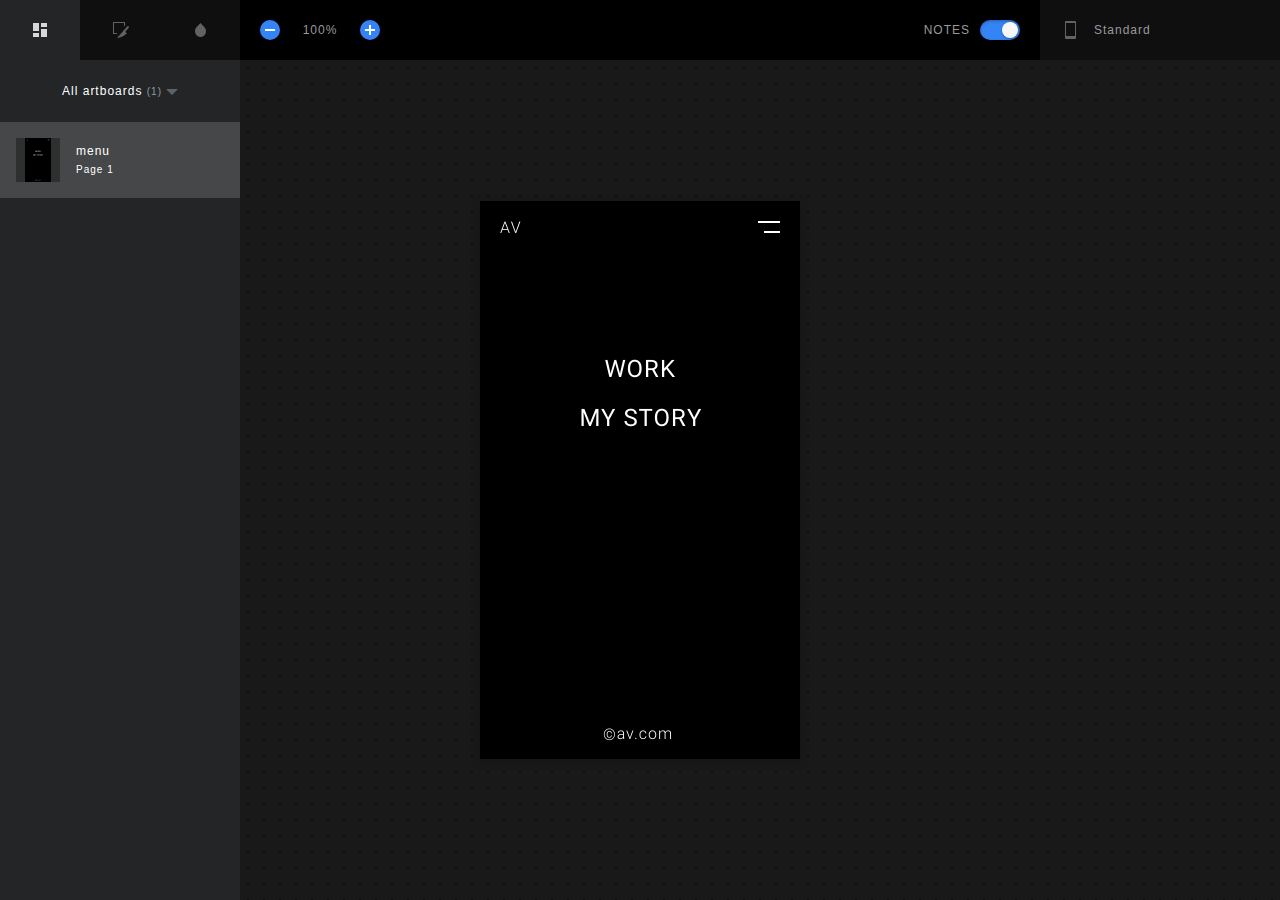
<file: specs/home page/mobile/Menu/index.html>
<!DOCTYPE html>
<html lang="en">
  <head>
    <meta charset="utf-8">
    <meta http-equiv="X-UA-Compatible" content="IE=edge">
    <meta name="viewport" content="width=device-width, initial-scale=1">
    <title>Spec Export - Sketch Measure 2.4</title>
    <style type="text/css">
    /*! normalize.css v4.1.1 | MIT License | github.com/necolas/normalize.css */html{font-family:sans-serif;-ms-text-size-adjust:100%;-webkit-text-size-adjust:100%}body{margin:0}article,aside,details,figcaption,figure,footer,header,main,menu,nav,section,summary{display:block}audio,canvas,progress,video{display:inline-block}audio:not([controls]){display:none;height:0}progress{vertical-align:baseline}template,[hidden]{display:none}a{background-color:transparent;-webkit-text-decoration-skip:objects}a:active,a:hover{outline-width:0}abbr[title]{border-bottom:0;text-decoration:underline;text-decoration:underline dotted}b,strong{font-weight:inherit}b,strong{font-weight:bolder}dfn{font-style:italic}h1{font-size:2em;margin:.67em 0}mark{background-color:#ff0;color:#000}small{font-size:80%}sub,sup{font-size:75%;line-height:0;position:relative;vertical-align:baseline}sub{bottom:-0.25em}sup{top:-0.5em}img{border-style:none}svg:not(:root){overflow:hidden}code,kbd,pre,samp{font-family:monospace,monospace;font-size:1em}figure{margin:1em 40px}hr{box-sizing:content-box;height:0;overflow:visible}button,input,select,textarea{font:inherit;margin:0}optgroup{font-weight:bold}button,input{overflow:visible}button,select{text-transform:none}button,html [type="button"],[type="reset"],[type="submit"]{-webkit-appearance:button}button::-moz-focus-inner,[type="button"]::-moz-focus-inner,[type="reset"]::-moz-focus-inner,[type="submit"]::-moz-focus-inner{border-style:none;padding:0}button:-moz-focusring,[type="button"]:-moz-focusring,[type="reset"]:-moz-focusring,[type="submit"]:-moz-focusring{outline:1px dotted ButtonText}fieldset{border:1px solid silver;margin:0 2px;padding:.35em .625em .75em}legend{box-sizing:border-box;color:inherit;display:table;max-width:100%;padding:0;white-space:normal}textarea{overflow:auto}[type="checkbox"],[type="radio"]{box-sizing:border-box;padding:0}[type="number"]::-webkit-inner-spin-button,[type="number"]::-webkit-outer-spin-button{height:auto}[type="search"]{-webkit-appearance:textfield;outline-offset:-2px}[type="search"]::-webkit-search-cancel-button,[type="search"]::-webkit-search-decoration{-webkit-appearance:none}::-webkit-input-placeholder{color:inherit;opacity:.54}::-webkit-file-upload-button{-webkit-appearance:button;font:inherit}

*{box-sizing:border-box;}
::-webkit-scrollbar{width:8px;height:8px;background:#202123;border-radius:4px;}
::-webkit-scrollbar-thumb{border:1px solid rgba(255,255,255,.16);background-color:rgba(0,0,0,.64);border-radius:4px;}
::-webkit-scrollbar-corner,
::-webkit-resizer{background:#202123;}
html{width:100vw;height:100vh;overflow:hidden;}
body{-webkit-user-select:none;width:100vw;height:100vh;min-width:1024px;font-family:HelveticaNeue,Helvetica,Arial,sans-serif;font-size:12px;color:#989A9C;background:#191919;letter-spacing:1px;overflow:hidden;}
header{position:relative;height:60px;display:flex;align-items:center;z-index:215;background:#000;}
header .header-center,header .header-left,header .header-right{width:240px;height:60px;background:#0F0F0F;}
header .header-center{display:flex;flex:1;background:#000;}
header .header-center .show-notes,header .header-center .zoom-widget{padding:20px;width:160px;}
header .header-center h1{flex:1;}
header .header-center .show-notes{text-align:right;line-height:20px;}
header .header-center .show-notes .slidebox{margin-left:10px;}
header .header-left{display:flex;}
.zoom-widget{display:flex;}
.zoom-widget button{position:relative;display:block;width:20px;height:20px;border-radius:10px;border:0;background:#3484F5;cursor:pointer;}
.zoom-widget button:after,.zoom-widget button:before{position:absolute;top:9px;left:5px;content:"";display:block;width:10px;height:2px;background:#FFF;}
.zoom-widget button:after{top:5px;left:9px;width:2px;height:10px;}
.zoom-widget button:disabled{background:#222;cursor:default;}
.zoom-widget button:disabled:after,.zoom-widget button:disabled:before{background:#606264;}
.zoom-widget button.zoom-in:after{display:none;}
.zoom-widget .zoom-text{display:block;text-align:center;line-height:20px;flex:1;}
.unit-box{height:60px;}
.unit-box .overlay{content:"";position:absolute;top:60px;left:0;width:100vw;height:calc(100vh - 60px);display:none;background:rgba(0,0,0,.56);z-index:1;}
.unit-box:focus .overlay{display:block;}
.unit-box:focus{height:auto;outline:0;}
.unit-box h3,.unit-box p{position:relative;margin:0;padding:20px 20px 20px 54px;display:block;height:100%;line-height:20px;font-size:12px;font-weight:400;cursor:pointer;}
.unit-box h3,.unit-box:focus p{display:none;}
.unit-box h3:before,.unit-box p:before{position:absolute;top:18px;left:18px;content:"";display:block;width:24px;height:24px;background:url([data-uri]) no-repeat;background-size:24px 24px;}
.unit-box ul{position:absolute;margin:1px 0 0 240px;padding:0;list-style:none;background:#0F0F0F;width:240px;height:calc(100vh - 61px);overflow:auto;display:block;transition:all .15s ease;z-index:2;}
.unit-box:focus h3{color:#3A3A3A;display:block;}
.unit-box:focus ul{margin:1px 0 0;}
.unit-box .sub-title,.unit-box label{display:flex;padding:14px 20px;}
.unit-box label{cursor:pointer;}
.unit-box li:hover label{color:#FFF;}
.page-list label span,.unit-box label span{flex:1;}
.page-list input,.unit-box input{position:absolute;visibility:hidden;}
.page-list span:before,.unit-box span:before{float:right;display:block;content:"";width:16px;height:16px;}
.page-list input:checked+span:before,.page-list label:hover span:before,.unit-box input:checked+span:before,.unit-box label:hover span:before{background-image:url([data-uri]);background-size:50px 100px;}
.page-list label:hover span:before,.unit-box label:hover span:before{background-position:0 -50px;}
.page-list input:checked+span:before,.unit-box input:checked+span:before{background-position:0 0;}
.unit-box .sub-title{font-size:12px;background:#000;color:#3A3A3A;}
main{position:relative;height:calc(100vh - 60px);}
.inspector,.navbar{position:absolute;top:0;bottom:0;display:flex;width:240px;background:#232527;z-index:5;}
.inspector{transition:all .15s ease;right:-240px;display:block;}
.inspector.active{right:0;}
.navbar{left:-240px;width:240px;transition:all .15s ease;}
.navbar.on{left:0;}
.navbar nav{width:40px;background:#000204;}
.navbar section{flex:1;}
.tab{margin:0;padding:0;display:flex;width:100%;list-style:none;}
.tab li{display:flex;flex:1;height:60px;cursor:pointer;font-size:12px;justify-content:center;align-items:center;}
.tab li.current{background-color:#232527;}
.tab li:before{content:"";width:40px;height:40px;background:url([data-uri]) no-repeat -50px 0;background-size:100px 150px;overflow:hidden;}
.tab li.current:before{background-position-x:0;}
.tab li.icon-slices:before{background-position-y:-50px;}
.tab li.icon-colors:before{background-position-y:-100px;}
#inspector .code-item{display:none!important;}
#inspector .code-item textarea{padding: 16px;}
#inspector .code-item.select{display: block!important;}
#inspector .tab li{height:40px;}
#inspector .tab li:before{background-image:url([data-uri]);
}
#inspector .tab li.select{background-color:rgba(255,255,255,.05);}
#inspector .tab li.select:before{background-position-x: 0;}
#inspector .tab li.icon-android-panel:before {background-position-y: -50px;}
#inspector .tab li.icon-ios-panel:before {background-position-y: -100px;}
.screen-viewer{position:absolute;width:100vw;height:calc(100vh - 60px);background:#191919 url([data-uri]);background-size:16px 16px;overflow:auto;}
.screen-viewer,.screen-viewer .overlay{position:absolute;width:100vw;height:calc(100vh - 60px);background:#191919 url([data-uri]);background-size:16px 16px;overflow:auto;}
.screen-viewer .overlay{display:none;position:fixed;top:60px;left:0;background:transparent;overflow:hidden;z-index:2;cursor:none;}
.screen-viewer.moving-screen .overlay{display:block;}
.screen-viewer-inner{position:relative;margin:0 auto;}
.screen{margin:0 auto;position:absolute;left:50%;top:50%;background:#FFF;box-shadow:0 2px 10px 0 rgba(0,0,0,.2);transition:all .15s ease;}
.layer{position:absolute;cursor:pointer;}
.hover,.selected{border:1px solid #EE6723;}
.has-slice{border:1px dashed #EE6723;background:rgba(255,85,0,.32);}
.layer b,.layer i{position:absolute;width:5px;height:5px;background:#FFF;border:1px solid #EE6723;border-radius:50%;overflow:hidden;display:none;}
.layer b{width:3px;height:3px;background:#EE6723;}
.selected i{display:block;}
.distance.h div[data-width]:before,.distance.v div[data-height]:before,.selected:after,.selected:before{position:absolute;display:block;left:50%;top:-23px;transform:translateX(-50%);content:attr(data-width);font-size:12px;color:#FFF;height:12px;line-height:12px;padding:4px;background:#EE6723;border-radius:2px;z-index:1;}
.percentage-mode .distance.h div[data-width]:before,.percentage-mode .distance.v div[data-height]:before,.percentage-mode .selected:after,.percentage-mode .selected:before{content:attr(percentage-width);}
.selected.hidden:after,.selected.hidden:before{display:none;}
.distance.v div[data-height]:before,.selected:after{content:attr(data-height);left:auto;right:0;top:50%;transform:translateX(calc(100% + 3px)) translateY(-50%);}
.percentage-mode .distance.v div[data-height]:before,.percentage-mode .selected:after{content:attr(percentage-height);}
.layer .tl{top:-3px;left:-3px;}
.layer .tr{top:-3px;right:-3px;}
.layer .bl{bottom:-3px;left:-3px;}
.layer .br{bottom:-3px;right:-3px;}
.hover{border:1px solid #419bf9;}
.selected{border:1px solid #EE6723;}
.ruler{position:absolute;width:100%;height:100%;border:1px dashed #419bf9;}
.ruler.h{border-left:0;border-right:0;}
.ruler.v{border-top:0;border-bottom:0;}
.distance,.distance div,.distance div:before,.distance:after,.distance:before{position:absolute;}
.distance.v,.distance.v div{width:1px;}
.distance.h,.distance.h div{height:1px;}
.distance.v div{top:0;bottom:0;background:#EE6723;}
.distance.h div{left:0;right:0;background:#EE6723;}
.distance.v:after,.distance.v:before{content:"";top:0;left:-2px;width:5px;height:1px;background:#EE6723;}
.distance.h:after,.distance.h:before{content:"";top:-2px;left:0;width:1px;height:5px;background:#EE6723;}
.distance.v:after{top:auto;bottom:0;}
.distance.h:after{left:auto;right:0;}
.note{position:absolute;margin:-12px 0 0 -12px;width:24px;height:24px;background:#F5A623;border-radius:50%;border:2px solid #FFF;box-shadow:0 0 3px rgba(0,0,0,.24);}
.note:before{content:attr(data-index);font-size:12px;display:block;color:#FFF;text-align:center;width:100%;height:100%;line-height:20px;}
.note:hover{box-shadow:0 0 3px rgba(0,0,0,.64);}
.note div{position:absolute;top:50%;left:30px;border-radius:4px;padding:8px;background:#FFF;box-shadow:0 0 3px rgba(0,0,0,.5);-webkit-user-select:text;color:#222;transform:translateY(-50%);z-index:2;}
.note div:before{content:"";position:absolute;left:-7px;top:50%;width:8px;height:14px;background:url([data-uri]) no-repeat;background-size:8px 14px;transform:translateY(-50%);}
.slidebox{position:relative;width:40px;height:20px;display:inline-block;}
.slidebox input{visibility:hidden;}
.slidebox label{position:absolute;top:0;left:0;width:40px;height:20px;background:#898989;box-shadow:inset 0 1px 3px 0 rgba(0,0,0,.3);border-radius:10px;cursor:pointer;transition:all .2s ease;}
.slidebox label:after{position:absolute;content:"";top:2px;left:2px;width:16px;height:16px;background-image:linear-gradient(-180deg,#F8F9F6 0,#F5F5F5 100%);box-shadow:0 1px 2px 0 rgba(0,0,0,.3);border-radius:8px;transition:all .15s ease;}
.slidebox input[type=checkbox]:checked+label{background:#3484F5;}
.slidebox input[type=checkbox]:checked+label:after{left:22px;}
.inspector{overflow:auto;}
.inspector h2,.inspector h3{margin:0;padding:0;font-weight:400;}
.inspector h2{font-size:12px;line-height:24px;padding:12px 16px;text-align:center;}
.inspector h3{height:32px;font-size:12px;line-height:32px;padding:0 16px;background-image:linear-gradient(90deg,rgba(0,4,9,.32) 0,rgba(0,2,4,0) 100%);}
.inspector .context{padding:16px;}
.inspector .color,.inspector .item{display:flex;margin:0 0 8px;}
.inspector .item[data-label]:before{content:attr(data-label);display:block;width:70px;font-size:12px;height:24px;line-height:24px;}
.inspector .color:last-child,.inspector .item:last-child{margin:0;}
.inspector .item div,.inspector .item label{flex:1;}
.inspector .item label{padding:0 4px;}
.inspector .item label:first-child{padding:0 4px 0 0;}
.inspector .item label:last-child{padding:0 0 0 4px;}
.inspector .item label:only-child{padding:0;}
.inspector .item label[data-label]:after{content:attr(data-label);font-size:10px;text-align:center;display:block;margin:2px 0 0;}
.inspector input,.inspector textarea{padding:3px 4px;width:100%;background:rgba(255,255,255,.05);border-radius:2px;border:0;line-height:18px;height:24px;font-size:12px;color:#FFF;text-align:center;outline:0;resize:none;}
.inspector textarea{min-width:100%;height:auto;text-align:left;}
.context h4{font-size:12px;font-weight:400;position:0;margin:0 0 16px;color:#FFF;}
.context h4:before{margin:0 10px 0 0;display:inline-block;content:"";width:8px;height:8px;border-radius:1px;background:#3484F5;}
.context .colors{margin:0 0 8px;}
.context .colors:last-child,.context .items-group:last-child{margin:0;}
.context .items-group{margin:0 0 24px;}
.inspector .color{display:block;}
.inspector .color[data-name]:after{content:attr(data-name);font-size:10px;text-align:center;padding:0 0 0 24px;display:block;margin:2px 0 0;}
.inspector .color label,.inspector .color label em,.inspector .color label em i{position:absolute;display:block;width:24px;height:24px;padding:0;}
.inspector .color label em{position:relative;background-color:#fff;background-image:linear-gradient(45deg,#dddadc 25%,transparent 25%,transparent 75%,#dddadc 75%,#dddadc),linear-gradient(45deg,#dddadc 25%,transparent 25%,transparent 75%,#dddadc 75%,#dddadc);background-size:12px 12px;background-position:0 0,6px 6px;border-radius:2px 0 0 2px;overflow:hidden;}
.inspector .color label em i{position:relative;}
.inspector .item .color input{text-align:center;}
.inspector .color input{padding-left:32px;width:100%;text-align:left;}
.gradient .color label:before{position:absolute;top:12px;left:11px;content:"";width:2px;height:32px;background:#FFF;z-index:2;box-shadow:0 0 2px 1px rgba(0,0,0,.2);}
.gradient .color label:after{position:absolute;top:8px;left:8px;content:"";width:8px;height:8px;background:#FFF;z-index:3;border-radius:4px;box-shadow:0 0 2px 1px rgba(0,0,0,.2);}
.gradient .color[data-name] label:before{height:42px;}
.gradient .color:last-child label:before{display:none;}
.navbar section{position:relative;overflow:auto;}
.artboard-list,.asset-list,.color-list{margin:0;padding:0;list-style:none;}
.artboard-list li{padding:16px;display:flex;cursor:pointer;}
.artboard-list li:hover,.asset-list li:hover,.color-list li:hover{background:#191A1E;}
.artboard-list li.active{background:#454748;}
.preview-img{display:block;width:44px;height:44px;text-align:center;background:rgba(0,0,0,.32);}
.preview-img:before{content:' ';display:inline-block;vertical-align:middle;height:100%;}
.preview-img img{max-width:44px;max-height:44px;background:#FFF;vertical-align:middle;}
.pages-select{padding:24px;position:relative;}
.pages-select h3{margin:0;text-align:center;font-size:12px;font-weight:400;color:#FFF;cursor:pointer;}
.page-list em,.pages-select h3 em{font-style:normal;font-size:10px;color:#989A9C;}
.pages-select h3:after{content:"";margin:0 0 0 4px;width:12px;height:6px;display:inline-block;background:url([data-uri]) no-repeat;background-size:12px 6px;}
.pages-select .page-list{display:none;position:absolute;left:50%;transform:translateX(-50%);margin:-32px 0 0;padding:8px;border-radius:4px;list-style:none;width:180px;background:#0F0F0F;box-shadow:0 2px 10px 0 rgba(0,0,0,.8);}
.pages-select:focus{outline:0;}
.pages-select:focus .page-list{display:block;}
.pages-select .page-list label{padding:10px;cursor:pointer;}
.pages-select .page-list label,.pages-select .page-list span{display:block;}
.page-list span:before{position:absolute;right:8px;}
.exportable{margin:0;padding:0;list-style:none;background:#191A1E;border:1px solid #2D2F31;border-radius:4px;}
.exportable li{position:relative;padding:0 8px;height:32px;line-height:32px;border-bottom:1px solid #222;white-space:nowrap;text-overflow:ellipsis;}
.exportable li a{color:#FFF;text-decoration:none;outline:0;}
.exportable li:last-child{border:0;}
.exportable img{position:absolute;top:0;left:0;width:100%;height:100%;opacity:0;}
.asset-list li,.color-list li{padding:24px;display:flex;cursor:pointer;}
.color-list li{cursor:default;}
.asset-list li picture,.color-list li em{position:relative;display:block;text-align:center;width:32px;height:32px;background-color:#4A4A4A;background-image:linear-gradient(45deg,#000 25%,transparent 25%,transparent 75%,#000 75%,#000),linear-gradient(45deg,#000 25%,transparent 25%,transparent 75%,#000 75%,#000);background-size:8px 8px;background-position:0 0,4px 4px;border-radius:2px;}
.color-list li em{background-color:#fff;background-image:linear-gradient(45deg,#dddadc 25%,transparent 25%,transparent 75%,#dddadc 75%,#dddadc),linear-gradient(45deg,#dddadc 25%,transparent 25%,transparent 75%,#dddadc 75%,#dddadc);border-radius:50%;overflow:hidden;}
.color-list li em i{position:absolute;top:0;left:0;right:0;bottom:0;}
.artboard-list li div,.asset-list li div,.color-list li div{padding:0 0 0 16px;flex:1;}
.artboard-list li div{padding:6px 0 4px 16px;}
.asset-list li picture:before{content:"";display:inline-block;height:100%;vertical-align:middle;}
.asset-list li picture img{vertical-align:middle;max-width:28px;max-height:28px;}
.asset-list li picture:after{content:"";position:absolute;top:0;left:0;right:0;bottom:0;}
.artboard-list h3, .asset-list h3,.color-list h3{margin:0 0 4px;padding:0;color:#FFF;font-size:12px;font-weight:400;overflow:hidden;text-overflow:ellipsis;}
.artboard-list small, .asset-list small,.color-list small{font-size:10px;}
.artboard-list li.active small{color:#FFF;}
.empty{position:absolute;top:30%;left:0;right:0;transform:translateY(-50%);vertical-align:middle;text-align:center;}
.message{position:absolute;top:50%;left:50%;padding:10px 20px;max-width:320px;transform:translateX(-50%) translateY(-50%);text-align:center;border-radius:4px;background:rgba(0,0,0,.96);border: 1px solid rgba(255,255,255,.16);color:#FFF;box-shadow:0 2px 10px rgba(0,0,0,.32);z-index:9;display:none;}
.cursor{position:absolute;display:none;margin:-8px 0 0 -8px;top:50%;left:50%;width:16px;height:17px;background-size:16px 17px;background-image: url('[data-uri]');background-repeat:no-repeat;cursor:none;z-index:1;
}
.cursor.show{display:block;}
.cursor.moving{background-image: url('[data-uri]');}
    </style>
    <script type="text/javascript">
    <!--
    /*! jQuery v3.0.0 | (c) jQuery Foundation | jquery.org/license */
!function(a,b){"use strict";"object"==typeof module&&"object"==typeof module.exports?module.exports=a.document?b(a,!0):function(a){if(!a.document)throw new Error("jQuery requires a window with a document");return b(a)}:b(a)}("undefined"!=typeof window?window:this,function(a,b){"use strict";var c=[],d=a.document,e=Object.getPrototypeOf,f=c.slice,g=c.concat,h=c.push,i=c.indexOf,j={},k=j.toString,l=j.hasOwnProperty,m=l.toString,n=m.call(Object),o={};function p(a,b){b=b||d;var c=b.createElement("script");c.text=a,b.head.appendChild(c).parentNode.removeChild(c)}var q="3.0.0",r=function(a,b){return new r.fn.init(a,b)},s=/^[\s\uFEFF\xA0]+|[\s\uFEFF\xA0]+$/g,t=/^-ms-/,u=/-([a-z])/g,v=function(a,b){return b.toUpperCase()};r.fn=r.prototype={jquery:q,constructor:r,length:0,toArray:function(){return f.call(this)},get:function(a){return null!=a?0>a?this[a+this.length]:this[a]:f.call(this)},pushStack:function(a){var b=r.merge(this.constructor(),a);return b.prevObject=this,b},each:function(a){return r.each(this,a)},map:function(a){return this.pushStack(r.map(this,function(b,c){return a.call(b,c,b)}))},slice:function(){return this.pushStack(f.apply(this,arguments))},first:function(){return this.eq(0)},last:function(){return this.eq(-1)},eq:function(a){var b=this.length,c=+a+(0>a?b:0);return this.pushStack(c>=0&&b>c?[this[c]]:[])},end:function(){return this.prevObject||this.constructor()},push:h,sort:c.sort,splice:c.splice},r.extend=r.fn.extend=function(){var a,b,c,d,e,f,g=arguments[0]||{},h=1,i=arguments.length,j=!1;for("boolean"==typeof g&&(j=g,g=arguments[h]||{},h++),"object"==typeof g||r.isFunction(g)||(g={}),h===i&&(g=this,h--);i>h;h++)if(null!=(a=arguments[h]))for(b in a)c=g[b],d=a[b],g!==d&&(j&&d&&(r.isPlainObject(d)||(e=r.isArray(d)))?(e?(e=!1,f=c&&r.isArray(c)?c:[]):f=c&&r.isPlainObject(c)?c:{},g[b]=r.extend(j,f,d)):void 0!==d&&(g[b]=d));return g},r.extend({expando:"jQuery"+(q+Math.random()).replace(/\D/g,""),isReady:!0,error:function(a){throw new Error(a)},noop:function(){},isFunction:function(a){return"function"===r.type(a)},isArray:Array.isArray,isWindow:function(a){return null!=a&&a===a.window},isNumeric:function(a){var b=r.type(a);return("number"===b||"string"===b)&&!isNaN(a-parseFloat(a))},isPlainObject:function(a){var b,c;return a&&"[object Object]"===k.call(a)?(b=e(a))?(c=l.call(b,"constructor")&&b.constructor,"function"==typeof c&&m.call(c)===n):!0:!1},isEmptyObject:function(a){var b;for(b in a)return!1;return!0},type:function(a){return null==a?a+"":"object"==typeof a||"function"==typeof a?j[k.call(a)]||"object":typeof a},globalEval:function(a){p(a)},camelCase:function(a){return a.replace(t,"ms-").replace(u,v)},nodeName:function(a,b){return a.nodeName&&a.nodeName.toLowerCase()===b.toLowerCase()},each:function(a,b){var c,d=0;if(w(a)){for(c=a.length;c>d;d++)if(b.call(a[d],d,a[d])===!1)break}else for(d in a)if(b.call(a[d],d,a[d])===!1)break;return a},trim:function(a){return null==a?"":(a+"").replace(s,"")},makeArray:function(a,b){var c=b||[];return null!=a&&(w(Object(a))?r.merge(c,"string"==typeof a?[a]:a):h.call(c,a)),c},inArray:function(a,b,c){return null==b?-1:i.call(b,a,c)},merge:function(a,b){for(var c=+b.length,d=0,e=a.length;c>d;d++)a[e++]=b[d];return a.length=e,a},grep:function(a,b,c){for(var d,e=[],f=0,g=a.length,h=!c;g>f;f++)d=!b(a[f],f),d!==h&&e.push(a[f]);return e},map:function(a,b,c){var d,e,f=0,h=[];if(w(a))for(d=a.length;d>f;f++)e=b(a[f],f,c),null!=e&&h.push(e);else for(f in a)e=b(a[f],f,c),null!=e&&h.push(e);return g.apply([],h)},guid:1,proxy:function(a,b){var c,d,e;return"string"==typeof b&&(c=a[b],b=a,a=c),r.isFunction(a)?(d=f.call(arguments,2),e=function(){return a.apply(b||this,d.concat(f.call(arguments)))},e.guid=a.guid=a.guid||r.guid++,e):void 0},now:Date.now,support:o}),"function"==typeof Symbol&&(r.fn[Symbol.iterator]=c[Symbol.iterator]),r.each("Boolean Number String Function Array Date RegExp Object Error Symbol".split(" "),function(a,b){j["[object "+b+"]"]=b.toLowerCase()});function w(a){var b=!!a&&"length"in a&&a.length,c=r.type(a);return"function"===c||r.isWindow(a)?!1:"array"===c||0===b||"number"==typeof b&&b>0&&b-1 in a}var x=function(a){var b,c,d,e,f,g,h,i,j,k,l,m,n,o,p,q,r,s,t,u="sizzle"+1*new Date,v=a.document,w=0,x=0,y=ha(),z=ha(),A=ha(),B=function(a,b){return a===b&&(l=!0),0},C={}.hasOwnProperty,D=[],E=D.pop,F=D.push,G=D.push,H=D.slice,I=function(a,b){for(var c=0,d=a.length;d>c;c++)if(a[c]===b)return c;return-1},J="checked|selected|async|autofocus|autoplay|controls|defer|disabled|hidden|ismap|loop|multiple|open|readonly|required|scoped",K="[\\x20\\t\\r\\n\\f]",L="(?:\\\\.|[\\w-]|[^\x00-\\xa0])+",M="\\["+K+"*("+L+")(?:"+K+"*([*^$|!~]?=)"+K+"*(?:'((?:\\\\.|[^\\\\'])*)'|\"((?:\\\\.|[^\\\\\"])*)\"|("+L+"))|)"+K+"*\\]",N=":("+L+")(?:\\((('((?:\\\\.|[^\\\\'])*)'|\"((?:\\\\.|[^\\\\\"])*)\")|((?:\\\\.|[^\\\\()[\\]]|"+M+")*)|.*)\\)|)",O=new RegExp(K+"+","g"),P=new RegExp("^"+K+"+|((?:^|[^\\\\])(?:\\\\.)*)"+K+"+$","g"),Q=new RegExp("^"+K+"*,"+K+"*"),R=new RegExp("^"+K+"*([>+~]|"+K+")"+K+"*"),S=new RegExp("="+K+"*([^\\]'\"]*?)"+K+"*\\]","g"),T=new RegExp(N),U=new RegExp("^"+L+"$"),V={ID:new RegExp("^#("+L+")"),CLASS:new RegExp("^\\.("+L+")"),TAG:new RegExp("^("+L+"|[*])"),ATTR:new RegExp("^"+M),PSEUDO:new RegExp("^"+N),CHILD:new RegExp("^:(only|first|last|nth|nth-last)-(child|of-type)(?:\\("+K+"*(even|odd|(([+-]|)(\\d*)n|)"+K+"*(?:([+-]|)"+K+"*(\\d+)|))"+K+"*\\)|)","i"),bool:new RegExp("^(?:"+J+")$","i"),needsContext:new RegExp("^"+K+"*[>+~]|:(even|odd|eq|gt|lt|nth|first|last)(?:\\("+K+"*((?:-\\d)?\\d*)"+K+"*\\)|)(?=[^-]|$)","i")},W=/^(?:input|select|textarea|button)$/i,X=/^h\d$/i,Y=/^[^{]+\{\s*\[native \w/,Z=/^(?:#([\w-]+)|(\w+)|\.([\w-]+))$/,$=/[+~]/,_=new RegExp("\\\\([\\da-f]{1,6}"+K+"?|("+K+")|.)","ig"),aa=function(a,b,c){var d="0x"+b-65536;return d!==d||c?b:0>d?String.fromCharCode(d+65536):String.fromCharCode(d>>10|55296,1023&d|56320)},ba=/([\0-\x1f\x7f]|^-?\d)|^-$|[^\x80-\uFFFF\w-]/g,ca=function(a,b){return b?"\x00"===a?"\ufffd":a.slice(0,-1)+"\\"+a.charCodeAt(a.length-1).toString(16)+" ":"\\"+a},da=function(){m()},ea=ta(function(a){return a.disabled===!0},{dir:"parentNode",next:"legend"});try{G.apply(D=H.call(v.childNodes),v.childNodes),D[v.childNodes.length].nodeType}catch(fa){G={apply:D.length?function(a,b){F.apply(a,H.call(b))}:function(a,b){var c=a.length,d=0;while(a[c++]=b[d++]);a.length=c-1}}}function ga(a,b,d,e){var f,h,j,k,l,o,r,s=b&&b.ownerDocument,w=b?b.nodeType:9;if(d=d||[],"string"!=typeof a||!a||1!==w&&9!==w&&11!==w)return d;if(!e&&((b?b.ownerDocument||b:v)!==n&&m(b),b=b||n,p)){if(11!==w&&(l=Z.exec(a)))if(f=l[1]){if(9===w){if(!(j=b.getElementById(f)))return d;if(j.id===f)return d.push(j),d}else if(s&&(j=s.getElementById(f))&&t(b,j)&&j.id===f)return d.push(j),d}else{if(l[2])return G.apply(d,b.getElementsByTagName(a)),d;if((f=l[3])&&c.getElementsByClassName&&b.getElementsByClassName)return G.apply(d,b.getElementsByClassName(f)),d}if(c.qsa&&!A[a+" "]&&(!q||!q.test(a))){if(1!==w)s=b,r=a;else if("object"!==b.nodeName.toLowerCase()){(k=b.getAttribute("id"))?k=k.replace(ba,ca):b.setAttribute("id",k=u),o=g(a),h=o.length;while(h--)o[h]="#"+k+" "+sa(o[h]);r=o.join(","),s=$.test(a)&&qa(b.parentNode)||b}if(r)try{return G.apply(d,s.querySelectorAll(r)),d}catch(x){}finally{k===u&&b.removeAttribute("id")}}}return i(a.replace(P,"$1"),b,d,e)}function ha(){var a=[];function b(c,e){return a.push(c+" ")>d.cacheLength&&delete b[a.shift()],b[c+" "]=e}return b}function ia(a){return a[u]=!0,a}function ja(a){var b=n.createElement("fieldset");try{return!!a(b)}catch(c){return!1}finally{b.parentNode&&b.parentNode.removeChild(b),b=null}}function ka(a,b){var c=a.split("|"),e=c.length;while(e--)d.attrHandle[c[e]]=b}function la(a,b){var c=b&&a,d=c&&1===a.nodeType&&1===b.nodeType&&a.sourceIndex-b.sourceIndex;if(d)return d;if(c)while(c=c.nextSibling)if(c===b)return-1;return a?1:-1}function ma(a){return function(b){var c=b.nodeName.toLowerCase();return"input"===c&&b.type===a}}function na(a){return function(b){var c=b.nodeName.toLowerCase();return("input"===c||"button"===c)&&b.type===a}}function oa(a){return function(b){return"label"in b&&b.disabled===a||"form"in b&&b.disabled===a||"form"in b&&b.disabled===!1&&(b.isDisabled===a||b.isDisabled!==!a&&("label"in b||!ea(b))!==a)}}function pa(a){return ia(function(b){return b=+b,ia(function(c,d){var e,f=a([],c.length,b),g=f.length;while(g--)c[e=f[g]]&&(c[e]=!(d[e]=c[e]))})})}function qa(a){return a&&"undefined"!=typeof a.getElementsByTagName&&a}c=ga.support={},f=ga.isXML=function(a){var b=a&&(a.ownerDocument||a).documentElement;return b?"HTML"!==b.nodeName:!1},m=ga.setDocument=function(a){var b,e,g=a?a.ownerDocument||a:v;return g!==n&&9===g.nodeType&&g.documentElement?(n=g,o=n.documentElement,p=!f(n),v!==n&&(e=n.defaultView)&&e.top!==e&&(e.addEventListener?e.addEventListener("unload",da,!1):e.attachEvent&&e.attachEvent("onunload",da)),c.attributes=ja(function(a){return a.className="i",!a.getAttribute("className")}),c.getElementsByTagName=ja(function(a){return a.appendChild(n.createComment("")),!a.getElementsByTagName("*").length}),c.getElementsByClassName=Y.test(n.getElementsByClassName),c.getById=ja(function(a){return o.appendChild(a).id=u,!n.getElementsByName||!n.getElementsByName(u).length}),c.getById?(d.find.ID=function(a,b){if("undefined"!=typeof b.getElementById&&p){var c=b.getElementById(a);return c?[c]:[]}},d.filter.ID=function(a){var b=a.replace(_,aa);return function(a){return a.getAttribute("id")===b}}):(delete d.find.ID,d.filter.ID=function(a){var b=a.replace(_,aa);return function(a){var c="undefined"!=typeof a.getAttributeNode&&a.getAttributeNode("id");return c&&c.value===b}}),d.find.TAG=c.getElementsByTagName?function(a,b){return"undefined"!=typeof b.getElementsByTagName?b.getElementsByTagName(a):c.qsa?b.querySelectorAll(a):void 0}:function(a,b){var c,d=[],e=0,f=b.getElementsByTagName(a);if("*"===a){while(c=f[e++])1===c.nodeType&&d.push(c);return d}return f},d.find.CLASS=c.getElementsByClassName&&function(a,b){return"undefined"!=typeof b.getElementsByClassName&&p?b.getElementsByClassName(a):void 0},r=[],q=[],(c.qsa=Y.test(n.querySelectorAll))&&(ja(function(a){o.appendChild(a).innerHTML="<a id='"+u+"'></a><select id='"+u+"-\r\\' msallowcapture=''><option selected=''></option></select>",a.querySelectorAll("[msallowcapture^='']").length&&q.push("[*^$]="+K+"*(?:''|\"\")"),a.querySelectorAll("[selected]").length||q.push("\\["+K+"*(?:value|"+J+")"),a.querySelectorAll("[id~="+u+"-]").length||q.push("~="),a.querySelectorAll(":checked").length||q.push(":checked"),a.querySelectorAll("a#"+u+"+*").length||q.push(".#.+[+~]")}),ja(function(a){a.innerHTML="<a href='' disabled='disabled'></a><select disabled='disabled'><option/></select>";var b=n.createElement("input");b.setAttribute("type","hidden"),a.appendChild(b).setAttribute("name","D"),a.querySelectorAll("[name=d]").length&&q.push("name"+K+"*[*^$|!~]?="),2!==a.querySelectorAll(":enabled").length&&q.push(":enabled",":disabled"),o.appendChild(a).disabled=!0,2!==a.querySelectorAll(":disabled").length&&q.push(":enabled",":disabled"),a.querySelectorAll("*,:x"),q.push(",.*:")})),(c.matchesSelector=Y.test(s=o.matches||o.webkitMatchesSelector||o.mozMatchesSelector||o.oMatchesSelector||o.msMatchesSelector))&&ja(function(a){c.disconnectedMatch=s.call(a,"*"),s.call(a,"[s!='']:x"),r.push("!=",N)}),q=q.length&&new RegExp(q.join("|")),r=r.length&&new RegExp(r.join("|")),b=Y.test(o.compareDocumentPosition),t=b||Y.test(o.contains)?function(a,b){var c=9===a.nodeType?a.documentElement:a,d=b&&b.parentNode;return a===d||!(!d||1!==d.nodeType||!(c.contains?c.contains(d):a.compareDocumentPosition&&16&a.compareDocumentPosition(d)))}:function(a,b){if(b)while(b=b.parentNode)if(b===a)return!0;return!1},B=b?function(a,b){if(a===b)return l=!0,0;var d=!a.compareDocumentPosition-!b.compareDocumentPosition;return d?d:(d=(a.ownerDocument||a)===(b.ownerDocument||b)?a.compareDocumentPosition(b):1,1&d||!c.sortDetached&&b.compareDocumentPosition(a)===d?a===n||a.ownerDocument===v&&t(v,a)?-1:b===n||b.ownerDocument===v&&t(v,b)?1:k?I(k,a)-I(k,b):0:4&d?-1:1)}:function(a,b){if(a===b)return l=!0,0;var c,d=0,e=a.parentNode,f=b.parentNode,g=[a],h=[b];if(!e||!f)return a===n?-1:b===n?1:e?-1:f?1:k?I(k,a)-I(k,b):0;if(e===f)return la(a,b);c=a;while(c=c.parentNode)g.unshift(c);c=b;while(c=c.parentNode)h.unshift(c);while(g[d]===h[d])d++;return d?la(g[d],h[d]):g[d]===v?-1:h[d]===v?1:0},n):n},ga.matches=function(a,b){return ga(a,null,null,b)},ga.matchesSelector=function(a,b){if((a.ownerDocument||a)!==n&&m(a),b=b.replace(S,"='$1']"),c.matchesSelector&&p&&!A[b+" "]&&(!r||!r.test(b))&&(!q||!q.test(b)))try{var d=s.call(a,b);if(d||c.disconnectedMatch||a.document&&11!==a.document.nodeType)return d}catch(e){}return ga(b,n,null,[a]).length>0},ga.contains=function(a,b){return(a.ownerDocument||a)!==n&&m(a),t(a,b)},ga.attr=function(a,b){(a.ownerDocument||a)!==n&&m(a);var e=d.attrHandle[b.toLowerCase()],f=e&&C.call(d.attrHandle,b.toLowerCase())?e(a,b,!p):void 0;return void 0!==f?f:c.attributes||!p?a.getAttribute(b):(f=a.getAttributeNode(b))&&f.specified?f.value:null},ga.escape=function(a){return(a+"").replace(ba,ca)},ga.error=function(a){throw new Error("Syntax error, unrecognized expression: "+a)},ga.uniqueSort=function(a){var b,d=[],e=0,f=0;if(l=!c.detectDuplicates,k=!c.sortStable&&a.slice(0),a.sort(B),l){while(b=a[f++])b===a[f]&&(e=d.push(f));while(e--)a.splice(d[e],1)}return k=null,a},e=ga.getText=function(a){var b,c="",d=0,f=a.nodeType;if(f){if(1===f||9===f||11===f){if("string"==typeof a.textContent)return a.textContent;for(a=a.firstChild;a;a=a.nextSibling)c+=e(a)}else if(3===f||4===f)return a.nodeValue}else while(b=a[d++])c+=e(b);return c},d=ga.selectors={cacheLength:50,createPseudo:ia,match:V,attrHandle:{},find:{},relative:{">":{dir:"parentNode",first:!0}," ":{dir:"parentNode"},"+":{dir:"previousSibling",first:!0},"~":{dir:"previousSibling"}},preFilter:{ATTR:function(a){return a[1]=a[1].replace(_,aa),a[3]=(a[3]||a[4]||a[5]||"").replace(_,aa),"~="===a[2]&&(a[3]=" "+a[3]+" "),a.slice(0,4)},CHILD:function(a){return a[1]=a[1].toLowerCase(),"nth"===a[1].slice(0,3)?(a[3]||ga.error(a[0]),a[4]=+(a[4]?a[5]+(a[6]||1):2*("even"===a[3]||"odd"===a[3])),a[5]=+(a[7]+a[8]||"odd"===a[3])):a[3]&&ga.error(a[0]),a},PSEUDO:function(a){var b,c=!a[6]&&a[2];return V.CHILD.test(a[0])?null:(a[3]?a[2]=a[4]||a[5]||"":c&&T.test(c)&&(b=g(c,!0))&&(b=c.indexOf(")",c.length-b)-c.length)&&(a[0]=a[0].slice(0,b),a[2]=c.slice(0,b)),a.slice(0,3))}},filter:{TAG:function(a){var b=a.replace(_,aa).toLowerCase();return"*"===a?function(){return!0}:function(a){return a.nodeName&&a.nodeName.toLowerCase()===b}},CLASS:function(a){var b=y[a+" "];return b||(b=new RegExp("(^|"+K+")"+a+"("+K+"|$)"))&&y(a,function(a){return b.test("string"==typeof a.className&&a.className||"undefined"!=typeof a.getAttribute&&a.getAttribute("class")||"")})},ATTR:function(a,b,c){return function(d){var e=ga.attr(d,a);return null==e?"!="===b:b?(e+="","="===b?e===c:"!="===b?e!==c:"^="===b?c&&0===e.indexOf(c):"*="===b?c&&e.indexOf(c)>-1:"$="===b?c&&e.slice(-c.length)===c:"~="===b?(" "+e.replace(O," ")+" ").indexOf(c)>-1:"|="===b?e===c||e.slice(0,c.length+1)===c+"-":!1):!0}},CHILD:function(a,b,c,d,e){var f="nth"!==a.slice(0,3),g="last"!==a.slice(-4),h="of-type"===b;return 1===d&&0===e?function(a){return!!a.parentNode}:function(b,c,i){var j,k,l,m,n,o,p=f!==g?"nextSibling":"previousSibling",q=b.parentNode,r=h&&b.nodeName.toLowerCase(),s=!i&&!h,t=!1;if(q){if(f){while(p){m=b;while(m=m[p])if(h?m.nodeName.toLowerCase()===r:1===m.nodeType)return!1;o=p="only"===a&&!o&&"nextSibling"}return!0}if(o=[g?q.firstChild:q.lastChild],g&&s){m=q,l=m[u]||(m[u]={}),k=l[m.uniqueID]||(l[m.uniqueID]={}),j=k[a]||[],n=j[0]===w&&j[1],t=n&&j[2],m=n&&q.childNodes[n];while(m=++n&&m&&m[p]||(t=n=0)||o.pop())if(1===m.nodeType&&++t&&m===b){k[a]=[w,n,t];break}}else if(s&&(m=b,l=m[u]||(m[u]={}),k=l[m.uniqueID]||(l[m.uniqueID]={}),j=k[a]||[],n=j[0]===w&&j[1],t=n),t===!1)while(m=++n&&m&&m[p]||(t=n=0)||o.pop())if((h?m.nodeName.toLowerCase()===r:1===m.nodeType)&&++t&&(s&&(l=m[u]||(m[u]={}),k=l[m.uniqueID]||(l[m.uniqueID]={}),k[a]=[w,t]),m===b))break;return t-=e,t===d||t%d===0&&t/d>=0}}},PSEUDO:function(a,b){var c,e=d.pseudos[a]||d.setFilters[a.toLowerCase()]||ga.error("unsupported pseudo: "+a);return e[u]?e(b):e.length>1?(c=[a,a,"",b],d.setFilters.hasOwnProperty(a.toLowerCase())?ia(function(a,c){var d,f=e(a,b),g=f.length;while(g--)d=I(a,f[g]),a[d]=!(c[d]=f[g])}):function(a){return e(a,0,c)}):e}},pseudos:{not:ia(function(a){var b=[],c=[],d=h(a.replace(P,"$1"));return d[u]?ia(function(a,b,c,e){var f,g=d(a,null,e,[]),h=a.length;while(h--)(f=g[h])&&(a[h]=!(b[h]=f))}):function(a,e,f){return b[0]=a,d(b,null,f,c),b[0]=null,!c.pop()}}),has:ia(function(a){return function(b){return ga(a,b).length>0}}),contains:ia(function(a){return a=a.replace(_,aa),function(b){return(b.textContent||b.innerText||e(b)).indexOf(a)>-1}}),lang:ia(function(a){return U.test(a||"")||ga.error("unsupported lang: "+a),a=a.replace(_,aa).toLowerCase(),function(b){var c;do if(c=p?b.lang:b.getAttribute("xml:lang")||b.getAttribute("lang"))return c=c.toLowerCase(),c===a||0===c.indexOf(a+"-");while((b=b.parentNode)&&1===b.nodeType);return!1}}),target:function(b){var c=a.location&&a.location.hash;return c&&c.slice(1)===b.id},root:function(a){return a===o},focus:function(a){return a===n.activeElement&&(!n.hasFocus||n.hasFocus())&&!!(a.type||a.href||~a.tabIndex)},enabled:oa(!1),disabled:oa(!0),checked:function(a){var b=a.nodeName.toLowerCase();return"input"===b&&!!a.checked||"option"===b&&!!a.selected},selected:function(a){return a.parentNode&&a.parentNode.selectedIndex,a.selected===!0},empty:function(a){for(a=a.firstChild;a;a=a.nextSibling)if(a.nodeType<6)return!1;return!0},parent:function(a){return!d.pseudos.empty(a)},header:function(a){return X.test(a.nodeName)},input:function(a){return W.test(a.nodeName)},button:function(a){var b=a.nodeName.toLowerCase();return"input"===b&&"button"===a.type||"button"===b},text:function(a){var b;return"input"===a.nodeName.toLowerCase()&&"text"===a.type&&(null==(b=a.getAttribute("type"))||"text"===b.toLowerCase())},first:pa(function(){return[0]}),last:pa(function(a,b){return[b-1]}),eq:pa(function(a,b,c){return[0>c?c+b:c]}),even:pa(function(a,b){for(var c=0;b>c;c+=2)a.push(c);return a}),odd:pa(function(a,b){for(var c=1;b>c;c+=2)a.push(c);return a}),lt:pa(function(a,b,c){for(var d=0>c?c+b:c;--d>=0;)a.push(d);return a}),gt:pa(function(a,b,c){for(var d=0>c?c+b:c;++d<b;)a.push(d);return a})}},d.pseudos.nth=d.pseudos.eq;for(b in{radio:!0,checkbox:!0,file:!0,password:!0,image:!0})d.pseudos[b]=ma(b);for(b in{submit:!0,reset:!0})d.pseudos[b]=na(b);function ra(){}ra.prototype=d.filters=d.pseudos,d.setFilters=new ra,g=ga.tokenize=function(a,b){var c,e,f,g,h,i,j,k=z[a+" "];if(k)return b?0:k.slice(0);h=a,i=[],j=d.preFilter;while(h){c&&!(e=Q.exec(h))||(e&&(h=h.slice(e[0].length)||h),i.push(f=[])),c=!1,(e=R.exec(h))&&(c=e.shift(),f.push({value:c,type:e[0].replace(P," ")}),h=h.slice(c.length));for(g in d.filter)!(e=V[g].exec(h))||j[g]&&!(e=j[g](e))||(c=e.shift(),f.push({value:c,type:g,matches:e}),h=h.slice(c.length));if(!c)break}return b?h.length:h?ga.error(a):z(a,i).slice(0)};function sa(a){for(var b=0,c=a.length,d="";c>b;b++)d+=a[b].value;return d}function ta(a,b,c){var d=b.dir,e=b.next,f=e||d,g=c&&"parentNode"===f,h=x++;return b.first?function(b,c,e){while(b=b[d])if(1===b.nodeType||g)return a(b,c,e)}:function(b,c,i){var j,k,l,m=[w,h];if(i){while(b=b[d])if((1===b.nodeType||g)&&a(b,c,i))return!0}else while(b=b[d])if(1===b.nodeType||g)if(l=b[u]||(b[u]={}),k=l[b.uniqueID]||(l[b.uniqueID]={}),e&&e===b.nodeName.toLowerCase())b=b[d]||b;else{if((j=k[f])&&j[0]===w&&j[1]===h)return m[2]=j[2];if(k[f]=m,m[2]=a(b,c,i))return!0}}}function ua(a){return a.length>1?function(b,c,d){var e=a.length;while(e--)if(!a[e](b,c,d))return!1;return!0}:a[0]}function va(a,b,c){for(var d=0,e=b.length;e>d;d++)ga(a,b[d],c);return c}function wa(a,b,c,d,e){for(var f,g=[],h=0,i=a.length,j=null!=b;i>h;h++)(f=a[h])&&(c&&!c(f,d,e)||(g.push(f),j&&b.push(h)));return g}function xa(a,b,c,d,e,f){return d&&!d[u]&&(d=xa(d)),e&&!e[u]&&(e=xa(e,f)),ia(function(f,g,h,i){var j,k,l,m=[],n=[],o=g.length,p=f||va(b||"*",h.nodeType?[h]:h,[]),q=!a||!f&&b?p:wa(p,m,a,h,i),r=c?e||(f?a:o||d)?[]:g:q;if(c&&c(q,r,h,i),d){j=wa(r,n),d(j,[],h,i),k=j.length;while(k--)(l=j[k])&&(r[n[k]]=!(q[n[k]]=l))}if(f){if(e||a){if(e){j=[],k=r.length;while(k--)(l=r[k])&&j.push(q[k]=l);e(null,r=[],j,i)}k=r.length;while(k--)(l=r[k])&&(j=e?I(f,l):m[k])>-1&&(f[j]=!(g[j]=l))}}else r=wa(r===g?r.splice(o,r.length):r),e?e(null,g,r,i):G.apply(g,r)})}function ya(a){for(var b,c,e,f=a.length,g=d.relative[a[0].type],h=g||d.relative[" "],i=g?1:0,k=ta(function(a){return a===b},h,!0),l=ta(function(a){return I(b,a)>-1},h,!0),m=[function(a,c,d){var e=!g&&(d||c!==j)||((b=c).nodeType?k(a,c,d):l(a,c,d));return b=null,e}];f>i;i++)if(c=d.relative[a[i].type])m=[ta(ua(m),c)];else{if(c=d.filter[a[i].type].apply(null,a[i].matches),c[u]){for(e=++i;f>e;e++)if(d.relative[a[e].type])break;return xa(i>1&&ua(m),i>1&&sa(a.slice(0,i-1).concat({value:" "===a[i-2].type?"*":""})).replace(P,"$1"),c,e>i&&ya(a.slice(i,e)),f>e&&ya(a=a.slice(e)),f>e&&sa(a))}m.push(c)}return ua(m)}function za(a,b){var c=b.length>0,e=a.length>0,f=function(f,g,h,i,k){var l,o,q,r=0,s="0",t=f&&[],u=[],v=j,x=f||e&&d.find.TAG("*",k),y=w+=null==v?1:Math.random()||.1,z=x.length;for(k&&(j=g===n||g||k);s!==z&&null!=(l=x[s]);s++){if(e&&l){o=0,g||l.ownerDocument===n||(m(l),h=!p);while(q=a[o++])if(q(l,g||n,h)){i.push(l);break}k&&(w=y)}c&&((l=!q&&l)&&r--,f&&t.push(l))}if(r+=s,c&&s!==r){o=0;while(q=b[o++])q(t,u,g,h);if(f){if(r>0)while(s--)t[s]||u[s]||(u[s]=E.call(i));u=wa(u)}G.apply(i,u),k&&!f&&u.length>0&&r+b.length>1&&ga.uniqueSort(i)}return k&&(w=y,j=v),t};return c?ia(f):f}return h=ga.compile=function(a,b){var c,d=[],e=[],f=A[a+" "];if(!f){b||(b=g(a)),c=b.length;while(c--)f=ya(b[c]),f[u]?d.push(f):e.push(f);f=A(a,za(e,d)),f.selector=a}return f},i=ga.select=function(a,b,e,f){var i,j,k,l,m,n="function"==typeof a&&a,o=!f&&g(a=n.selector||a);if(e=e||[],1===o.length){if(j=o[0]=o[0].slice(0),j.length>2&&"ID"===(k=j[0]).type&&c.getById&&9===b.nodeType&&p&&d.relative[j[1].type]){if(b=(d.find.ID(k.matches[0].replace(_,aa),b)||[])[0],!b)return e;n&&(b=b.parentNode),a=a.slice(j.shift().value.length)}i=V.needsContext.test(a)?0:j.length;while(i--){if(k=j[i],d.relative[l=k.type])break;if((m=d.find[l])&&(f=m(k.matches[0].replace(_,aa),$.test(j[0].type)&&qa(b.parentNode)||b))){if(j.splice(i,1),a=f.length&&sa(j),!a)return G.apply(e,f),e;break}}}return(n||h(a,o))(f,b,!p,e,!b||$.test(a)&&qa(b.parentNode)||b),e},c.sortStable=u.split("").sort(B).join("")===u,c.detectDuplicates=!!l,m(),c.sortDetached=ja(function(a){return 1&a.compareDocumentPosition(n.createElement("fieldset"))}),ja(function(a){return a.innerHTML="<a href='#'></a>","#"===a.firstChild.getAttribute("href")})||ka("type|href|height|width",function(a,b,c){return c?void 0:a.getAttribute(b,"type"===b.toLowerCase()?1:2)}),c.attributes&&ja(function(a){return a.innerHTML="<input/>",a.firstChild.setAttribute("value",""),""===a.firstChild.getAttribute("value")})||ka("value",function(a,b,c){return c||"input"!==a.nodeName.toLowerCase()?void 0:a.defaultValue}),ja(function(a){return null==a.getAttribute("disabled")})||ka(J,function(a,b,c){var d;return c?void 0:a[b]===!0?b.toLowerCase():(d=a.getAttributeNode(b))&&d.specified?d.value:null}),ga}(a);r.find=x,r.expr=x.selectors,r.expr[":"]=r.expr.pseudos,r.uniqueSort=r.unique=x.uniqueSort,r.text=x.getText,r.isXMLDoc=x.isXML,r.contains=x.contains,r.escapeSelector=x.escape;var y=function(a,b,c){var d=[],e=void 0!==c;while((a=a[b])&&9!==a.nodeType)if(1===a.nodeType){if(e&&r(a).is(c))break;d.push(a)}return d},z=function(a,b){for(var c=[];a;a=a.nextSibling)1===a.nodeType&&a!==b&&c.push(a);return c},A=r.expr.match.needsContext,B=/^<([a-z][^\/\0>:\x20\t\r\n\f]*)[\x20\t\r\n\f]*\/?>(?:<\/\1>|)$/i,C=/^.[^:#\[\.,]*$/;function D(a,b,c){if(r.isFunction(b))return r.grep(a,function(a,d){return!!b.call(a,d,a)!==c});if(b.nodeType)return r.grep(a,function(a){return a===b!==c});if("string"==typeof b){if(C.test(b))return r.filter(b,a,c);b=r.filter(b,a)}return r.grep(a,function(a){return i.call(b,a)>-1!==c&&1===a.nodeType})}r.filter=function(a,b,c){var d=b[0];return c&&(a=":not("+a+")"),1===b.length&&1===d.nodeType?r.find.matchesSelector(d,a)?[d]:[]:r.find.matches(a,r.grep(b,function(a){return 1===a.nodeType}))},r.fn.extend({find:function(a){var b,c,d=this.length,e=this;if("string"!=typeof a)return this.pushStack(r(a).filter(function(){for(b=0;d>b;b++)if(r.contains(e[b],this))return!0}));for(c=this.pushStack([]),b=0;d>b;b++)r.find(a,e[b],c);return d>1?r.uniqueSort(c):c},filter:function(a){return this.pushStack(D(this,a||[],!1))},not:function(a){return this.pushStack(D(this,a||[],!0))},is:function(a){return!!D(this,"string"==typeof a&&A.test(a)?r(a):a||[],!1).length}});var E,F=/^(?:\s*(<[\w\W]+>)[^>]*|#([\w-]+))$/,G=r.fn.init=function(a,b,c){var e,f;if(!a)return this;if(c=c||E,"string"==typeof a){if(e="<"===a[0]&&">"===a[a.length-1]&&a.length>=3?[null,a,null]:F.exec(a),!e||!e[1]&&b)return!b||b.jquery?(b||c).find(a):this.constructor(b).find(a);if(e[1]){if(b=b instanceof r?b[0]:b,r.merge(this,r.parseHTML(e[1],b&&b.nodeType?b.ownerDocument||b:d,!0)),B.test(e[1])&&r.isPlainObject(b))for(e in b)r.isFunction(this[e])?this[e](b[e]):this.attr(e,b[e]);return this}return f=d.getElementById(e[2]),f&&(this[0]=f,this.length=1),this}return a.nodeType?(this[0]=a,this.length=1,this):r.isFunction(a)?void 0!==c.ready?c.ready(a):a(r):r.makeArray(a,this)};G.prototype=r.fn,E=r(d);var H=/^(?:parents|prev(?:Until|All))/,I={children:!0,contents:!0,next:!0,prev:!0};r.fn.extend({has:function(a){var b=r(a,this),c=b.length;return this.filter(function(){for(var a=0;c>a;a++)if(r.contains(this,b[a]))return!0})},closest:function(a,b){var c,d=0,e=this.length,f=[],g="string"!=typeof a&&r(a);if(!A.test(a))for(;e>d;d++)for(c=this[d];c&&c!==b;c=c.parentNode)if(c.nodeType<11&&(g?g.index(c)>-1:1===c.nodeType&&r.find.matchesSelector(c,a))){f.push(c);break}return this.pushStack(f.length>1?r.uniqueSort(f):f)},index:function(a){return a?"string"==typeof a?i.call(r(a),this[0]):i.call(this,a.jquery?a[0]:a):this[0]&&this[0].parentNode?this.first().prevAll().length:-1},add:function(a,b){return this.pushStack(r.uniqueSort(r.merge(this.get(),r(a,b))))},addBack:function(a){return this.add(null==a?this.prevObject:this.prevObject.filter(a))}});function J(a,b){while((a=a[b])&&1!==a.nodeType);return a}r.each({parent:function(a){var b=a.parentNode;return b&&11!==b.nodeType?b:null},parents:function(a){return y(a,"parentNode")},parentsUntil:function(a,b,c){return y(a,"parentNode",c)},next:function(a){return J(a,"nextSibling")},prev:function(a){return J(a,"previousSibling")},nextAll:function(a){return y(a,"nextSibling")},prevAll:function(a){return y(a,"previousSibling")},nextUntil:function(a,b,c){return y(a,"nextSibling",c)},prevUntil:function(a,b,c){return y(a,"previousSibling",c)},siblings:function(a){return z((a.parentNode||{}).firstChild,a)},children:function(a){return z(a.firstChild)},contents:function(a){return a.contentDocument||r.merge([],a.childNodes)}},function(a,b){r.fn[a]=function(c,d){var e=r.map(this,b,c);return"Until"!==a.slice(-5)&&(d=c),d&&"string"==typeof d&&(e=r.filter(d,e)),this.length>1&&(I[a]||r.uniqueSort(e),H.test(a)&&e.reverse()),this.pushStack(e)}});var K=/\S+/g;function L(a){var b={};return r.each(a.match(K)||[],function(a,c){b[c]=!0}),b}r.Callbacks=function(a){a="string"==typeof a?L(a):r.extend({},a);var b,c,d,e,f=[],g=[],h=-1,i=function(){for(e=a.once,d=b=!0;g.length;h=-1){c=g.shift();while(++h<f.length)f[h].apply(c[0],c[1])===!1&&a.stopOnFalse&&(h=f.length,c=!1)}a.memory||(c=!1),b=!1,e&&(f=c?[]:"")},j={add:function(){return f&&(c&&!b&&(h=f.length-1,g.push(c)),function d(b){r.each(b,function(b,c){r.isFunction(c)?a.unique&&j.has(c)||f.push(c):c&&c.length&&"string"!==r.type(c)&&d(c)})}(arguments),c&&!b&&i()),this},remove:function(){return r.each(arguments,function(a,b){var c;while((c=r.inArray(b,f,c))>-1)f.splice(c,1),h>=c&&h--}),this},has:function(a){return a?r.inArray(a,f)>-1:f.length>0},empty:function(){return f&&(f=[]),this},disable:function(){return e=g=[],f=c="",this},disabled:function(){return!f},lock:function(){return e=g=[],c||b||(f=c=""),this},locked:function(){return!!e},fireWith:function(a,c){return e||(c=c||[],c=[a,c.slice?c.slice():c],g.push(c),b||i()),this},fire:function(){return j.fireWith(this,arguments),this},fired:function(){return!!d}};return j};function M(a){return a}function N(a){throw a}function O(a,b,c){var d;try{a&&r.isFunction(d=a.promise)?d.call(a).done(b).fail(c):a&&r.isFunction(d=a.then)?d.call(a,b,c):b.call(void 0,a)}catch(a){c.call(void 0,a)}}r.extend({Deferred:function(b){var c=[["notify","progress",r.Callbacks("memory"),r.Callbacks("memory"),2],["resolve","done",r.Callbacks("once memory"),r.Callbacks("once memory"),0,"resolved"],["reject","fail",r.Callbacks("once memory"),r.Callbacks("once memory"),1,"rejected"]],d="pending",e={state:function(){return d},always:function(){return f.done(arguments).fail(arguments),this},"catch":function(a){return e.then(null,a)},pipe:function(){var a=arguments;return r.Deferred(function(b){r.each(c,function(c,d){var e=r.isFunction(a[d[4]])&&a[d[4]];f[d[1]](function(){var a=e&&e.apply(this,arguments);a&&r.isFunction(a.promise)?a.promise().progress(b.notify).done(b.resolve).fail(b.reject):b[d[0]+"With"](this,e?[a]:arguments)})}),a=null}).promise()},then:function(b,d,e){var f=0;function g(b,c,d,e){return function(){var h=this,i=arguments,j=function(){var a,j;if(!(f>b)){if(a=d.apply(h,i),a===c.promise())throw new TypeError("Thenable self-resolution");j=a&&("object"==typeof a||"function"==typeof a)&&a.then,r.isFunction(j)?e?j.call(a,g(f,c,M,e),g(f,c,N,e)):(f++,j.call(a,g(f,c,M,e),g(f,c,N,e),g(f,c,M,c.notifyWith))):(d!==M&&(h=void 0,i=[a]),(e||c.resolveWith)(h,i))}},k=e?j:function(){try{j()}catch(a){r.Deferred.exceptionHook&&r.Deferred.exceptionHook(a,k.stackTrace),b+1>=f&&(d!==N&&(h=void 0,i=[a]),c.rejectWith(h,i))}};b?k():(r.Deferred.getStackHook&&(k.stackTrace=r.Deferred.getStackHook()),a.setTimeout(k))}}return r.Deferred(function(a){c[0][3].add(g(0,a,r.isFunction(e)?e:M,a.notifyWith)),c[1][3].add(g(0,a,r.isFunction(b)?b:M)),c[2][3].add(g(0,a,r.isFunction(d)?d:N))}).promise()},promise:function(a){return null!=a?r.extend(a,e):e}},f={};return r.each(c,function(a,b){var g=b[2],h=b[5];e[b[1]]=g.add,h&&g.add(function(){d=h},c[3-a][2].disable,c[0][2].lock),g.add(b[3].fire),f[b[0]]=function(){return f[b[0]+"With"](this===f?void 0:this,arguments),this},f[b[0]+"With"]=g.fireWith}),e.promise(f),b&&b.call(f,f),f},when:function(a){var b=arguments.length,c=b,d=Array(c),e=f.call(arguments),g=r.Deferred(),h=function(a){return function(c){d[a]=this,e[a]=arguments.length>1?f.call(arguments):c,--b||g.resolveWith(d,e)}};if(1>=b&&(O(a,g.done(h(c)).resolve,g.reject),"pending"===g.state()||r.isFunction(e[c]&&e[c].then)))return g.then();while(c--)O(e[c],h(c),g.reject);return g.promise()}});var P=/^(Eval|Internal|Range|Reference|Syntax|Type|URI)Error$/;r.Deferred.exceptionHook=function(b,c){a.console&&a.console.warn&&b&&P.test(b.name)&&a.console.warn("jQuery.Deferred exception: "+b.message,b.stack,c)};var Q=r.Deferred();r.fn.ready=function(a){return Q.then(a),this},r.extend({isReady:!1,readyWait:1,holdReady:function(a){a?r.readyWait++:r.ready(!0)},ready:function(a){(a===!0?--r.readyWait:r.isReady)||(r.isReady=!0,a!==!0&&--r.readyWait>0||Q.resolveWith(d,[r]))}}),r.ready.then=Q.then;function R(){d.removeEventListener("DOMContentLoaded",R),a.removeEventListener("load",R),r.ready()}"complete"===d.readyState||"loading"!==d.readyState&&!d.documentElement.doScroll?a.setTimeout(r.ready):(d.addEventListener("DOMContentLoaded",R),a.addEventListener("load",R));var S=function(a,b,c,d,e,f,g){var h=0,i=a.length,j=null==c;if("object"===r.type(c)){e=!0;for(h in c)S(a,b,h,c[h],!0,f,g)}else if(void 0!==d&&(e=!0,r.isFunction(d)||(g=!0),j&&(g?(b.call(a,d),b=null):(j=b,b=function(a,b,c){
return j.call(r(a),c)})),b))for(;i>h;h++)b(a[h],c,g?d:d.call(a[h],h,b(a[h],c)));return e?a:j?b.call(a):i?b(a[0],c):f},T=function(a){return 1===a.nodeType||9===a.nodeType||!+a.nodeType};function U(){this.expando=r.expando+U.uid++}U.uid=1,U.prototype={cache:function(a){var b=a[this.expando];return b||(b={},T(a)&&(a.nodeType?a[this.expando]=b:Object.defineProperty(a,this.expando,{value:b,configurable:!0}))),b},set:function(a,b,c){var d,e=this.cache(a);if("string"==typeof b)e[r.camelCase(b)]=c;else for(d in b)e[r.camelCase(d)]=b[d];return e},get:function(a,b){return void 0===b?this.cache(a):a[this.expando]&&a[this.expando][r.camelCase(b)]},access:function(a,b,c){return void 0===b||b&&"string"==typeof b&&void 0===c?this.get(a,b):(this.set(a,b,c),void 0!==c?c:b)},remove:function(a,b){var c,d=a[this.expando];if(void 0!==d){if(void 0!==b){r.isArray(b)?b=b.map(r.camelCase):(b=r.camelCase(b),b=b in d?[b]:b.match(K)||[]),c=b.length;while(c--)delete d[b[c]]}(void 0===b||r.isEmptyObject(d))&&(a.nodeType?a[this.expando]=void 0:delete a[this.expando])}},hasData:function(a){var b=a[this.expando];return void 0!==b&&!r.isEmptyObject(b)}};var V=new U,W=new U,X=/^(?:\{[\w\W]*\}|\[[\w\W]*\])$/,Y=/[A-Z]/g;function Z(a,b,c){var d;if(void 0===c&&1===a.nodeType)if(d="data-"+b.replace(Y,"-$&").toLowerCase(),c=a.getAttribute(d),"string"==typeof c){try{c="true"===c?!0:"false"===c?!1:"null"===c?null:+c+""===c?+c:X.test(c)?JSON.parse(c):c}catch(e){}W.set(a,b,c)}else c=void 0;return c}r.extend({hasData:function(a){return W.hasData(a)||V.hasData(a)},data:function(a,b,c){return W.access(a,b,c)},removeData:function(a,b){W.remove(a,b)},_data:function(a,b,c){return V.access(a,b,c)},_removeData:function(a,b){V.remove(a,b)}}),r.fn.extend({data:function(a,b){var c,d,e,f=this[0],g=f&&f.attributes;if(void 0===a){if(this.length&&(e=W.get(f),1===f.nodeType&&!V.get(f,"hasDataAttrs"))){c=g.length;while(c--)g[c]&&(d=g[c].name,0===d.indexOf("data-")&&(d=r.camelCase(d.slice(5)),Z(f,d,e[d])));V.set(f,"hasDataAttrs",!0)}return e}return"object"==typeof a?this.each(function(){W.set(this,a)}):S(this,function(b){var c;if(f&&void 0===b){if(c=W.get(f,a),void 0!==c)return c;if(c=Z(f,a),void 0!==c)return c}else this.each(function(){W.set(this,a,b)})},null,b,arguments.length>1,null,!0)},removeData:function(a){return this.each(function(){W.remove(this,a)})}}),r.extend({queue:function(a,b,c){var d;return a?(b=(b||"fx")+"queue",d=V.get(a,b),c&&(!d||r.isArray(c)?d=V.access(a,b,r.makeArray(c)):d.push(c)),d||[]):void 0},dequeue:function(a,b){b=b||"fx";var c=r.queue(a,b),d=c.length,e=c.shift(),f=r._queueHooks(a,b),g=function(){r.dequeue(a,b)};"inprogress"===e&&(e=c.shift(),d--),e&&("fx"===b&&c.unshift("inprogress"),delete f.stop,e.call(a,g,f)),!d&&f&&f.empty.fire()},_queueHooks:function(a,b){var c=b+"queueHooks";return V.get(a,c)||V.access(a,c,{empty:r.Callbacks("once memory").add(function(){V.remove(a,[b+"queue",c])})})}}),r.fn.extend({queue:function(a,b){var c=2;return"string"!=typeof a&&(b=a,a="fx",c--),arguments.length<c?r.queue(this[0],a):void 0===b?this:this.each(function(){var c=r.queue(this,a,b);r._queueHooks(this,a),"fx"===a&&"inprogress"!==c[0]&&r.dequeue(this,a)})},dequeue:function(a){return this.each(function(){r.dequeue(this,a)})},clearQueue:function(a){return this.queue(a||"fx",[])},promise:function(a,b){var c,d=1,e=r.Deferred(),f=this,g=this.length,h=function(){--d||e.resolveWith(f,[f])};"string"!=typeof a&&(b=a,a=void 0),a=a||"fx";while(g--)c=V.get(f[g],a+"queueHooks"),c&&c.empty&&(d++,c.empty.add(h));return h(),e.promise(b)}});var $=/[+-]?(?:\d*\.|)\d+(?:[eE][+-]?\d+|)/.source,_=new RegExp("^(?:([+-])=|)("+$+")([a-z%]*)$","i"),aa=["Top","Right","Bottom","Left"],ba=function(a,b){return a=b||a,"none"===a.style.display||""===a.style.display&&r.contains(a.ownerDocument,a)&&"none"===r.css(a,"display")},ca=function(a,b,c,d){var e,f,g={};for(f in b)g[f]=a.style[f],a.style[f]=b[f];e=c.apply(a,d||[]);for(f in b)a.style[f]=g[f];return e};function da(a,b,c,d){var e,f=1,g=20,h=d?function(){return d.cur()}:function(){return r.css(a,b,"")},i=h(),j=c&&c[3]||(r.cssNumber[b]?"":"px"),k=(r.cssNumber[b]||"px"!==j&&+i)&&_.exec(r.css(a,b));if(k&&k[3]!==j){j=j||k[3],c=c||[],k=+i||1;do f=f||".5",k/=f,r.style(a,b,k+j);while(f!==(f=h()/i)&&1!==f&&--g)}return c&&(k=+k||+i||0,e=c[1]?k+(c[1]+1)*c[2]:+c[2],d&&(d.unit=j,d.start=k,d.end=e)),e}var ea={};function fa(a){var b,c=a.ownerDocument,d=a.nodeName,e=ea[d];return e?e:(b=c.body.appendChild(c.createElement(d)),e=r.css(b,"display"),b.parentNode.removeChild(b),"none"===e&&(e="block"),ea[d]=e,e)}function ga(a,b){for(var c,d,e=[],f=0,g=a.length;g>f;f++)d=a[f],d.style&&(c=d.style.display,b?("none"===c&&(e[f]=V.get(d,"display")||null,e[f]||(d.style.display="")),""===d.style.display&&ba(d)&&(e[f]=fa(d))):"none"!==c&&(e[f]="none",V.set(d,"display",c)));for(f=0;g>f;f++)null!=e[f]&&(a[f].style.display=e[f]);return a}r.fn.extend({show:function(){return ga(this,!0)},hide:function(){return ga(this)},toggle:function(a){return"boolean"==typeof a?a?this.show():this.hide():this.each(function(){ba(this)?r(this).show():r(this).hide()})}});var ha=/^(?:checkbox|radio)$/i,ia=/<([a-z][^\/\0>\x20\t\r\n\f]+)/i,ja=/^$|\/(?:java|ecma)script/i,ka={option:[1,"<select multiple='multiple'>","</select>"],thead:[1,"<table>","</table>"],col:[2,"<table><colgroup>","</colgroup></table>"],tr:[2,"<table><tbody>","</tbody></table>"],td:[3,"<table><tbody><tr>","</tr></tbody></table>"],_default:[0,"",""]};ka.optgroup=ka.option,ka.tbody=ka.tfoot=ka.colgroup=ka.caption=ka.thead,ka.th=ka.td;function la(a,b){var c="undefined"!=typeof a.getElementsByTagName?a.getElementsByTagName(b||"*"):"undefined"!=typeof a.querySelectorAll?a.querySelectorAll(b||"*"):[];return void 0===b||b&&r.nodeName(a,b)?r.merge([a],c):c}function ma(a,b){for(var c=0,d=a.length;d>c;c++)V.set(a[c],"globalEval",!b||V.get(b[c],"globalEval"))}var na=/<|&#?\w+;/;function oa(a,b,c,d,e){for(var f,g,h,i,j,k,l=b.createDocumentFragment(),m=[],n=0,o=a.length;o>n;n++)if(f=a[n],f||0===f)if("object"===r.type(f))r.merge(m,f.nodeType?[f]:f);else if(na.test(f)){g=g||l.appendChild(b.createElement("div")),h=(ia.exec(f)||["",""])[1].toLowerCase(),i=ka[h]||ka._default,g.innerHTML=i[1]+r.htmlPrefilter(f)+i[2],k=i[0];while(k--)g=g.lastChild;r.merge(m,g.childNodes),g=l.firstChild,g.textContent=""}else m.push(b.createTextNode(f));l.textContent="",n=0;while(f=m[n++])if(d&&r.inArray(f,d)>-1)e&&e.push(f);else if(j=r.contains(f.ownerDocument,f),g=la(l.appendChild(f),"script"),j&&ma(g),c){k=0;while(f=g[k++])ja.test(f.type||"")&&c.push(f)}return l}!function(){var a=d.createDocumentFragment(),b=a.appendChild(d.createElement("div")),c=d.createElement("input");c.setAttribute("type","radio"),c.setAttribute("checked","checked"),c.setAttribute("name","t"),b.appendChild(c),o.checkClone=b.cloneNode(!0).cloneNode(!0).lastChild.checked,b.innerHTML="<textarea>x</textarea>",o.noCloneChecked=!!b.cloneNode(!0).lastChild.defaultValue}();var pa=d.documentElement,qa=/^key/,ra=/^(?:mouse|pointer|contextmenu|drag|drop)|click/,sa=/^([^.]*)(?:\.(.+)|)/;function ta(){return!0}function ua(){return!1}function va(){try{return d.activeElement}catch(a){}}function wa(a,b,c,d,e,f){var g,h;if("object"==typeof b){"string"!=typeof c&&(d=d||c,c=void 0);for(h in b)wa(a,h,c,d,b[h],f);return a}if(null==d&&null==e?(e=c,d=c=void 0):null==e&&("string"==typeof c?(e=d,d=void 0):(e=d,d=c,c=void 0)),e===!1)e=ua;else if(!e)return a;return 1===f&&(g=e,e=function(a){return r().off(a),g.apply(this,arguments)},e.guid=g.guid||(g.guid=r.guid++)),a.each(function(){r.event.add(this,b,e,d,c)})}r.event={global:{},add:function(a,b,c,d,e){var f,g,h,i,j,k,l,m,n,o,p,q=V.get(a);if(q){c.handler&&(f=c,c=f.handler,e=f.selector),e&&r.find.matchesSelector(pa,e),c.guid||(c.guid=r.guid++),(i=q.events)||(i=q.events={}),(g=q.handle)||(g=q.handle=function(b){return"undefined"!=typeof r&&r.event.triggered!==b.type?r.event.dispatch.apply(a,arguments):void 0}),b=(b||"").match(K)||[""],j=b.length;while(j--)h=sa.exec(b[j])||[],n=p=h[1],o=(h[2]||"").split(".").sort(),n&&(l=r.event.special[n]||{},n=(e?l.delegateType:l.bindType)||n,l=r.event.special[n]||{},k=r.extend({type:n,origType:p,data:d,handler:c,guid:c.guid,selector:e,needsContext:e&&r.expr.match.needsContext.test(e),namespace:o.join(".")},f),(m=i[n])||(m=i[n]=[],m.delegateCount=0,l.setup&&l.setup.call(a,d,o,g)!==!1||a.addEventListener&&a.addEventListener(n,g)),l.add&&(l.add.call(a,k),k.handler.guid||(k.handler.guid=c.guid)),e?m.splice(m.delegateCount++,0,k):m.push(k),r.event.global[n]=!0)}},remove:function(a,b,c,d,e){var f,g,h,i,j,k,l,m,n,o,p,q=V.hasData(a)&&V.get(a);if(q&&(i=q.events)){b=(b||"").match(K)||[""],j=b.length;while(j--)if(h=sa.exec(b[j])||[],n=p=h[1],o=(h[2]||"").split(".").sort(),n){l=r.event.special[n]||{},n=(d?l.delegateType:l.bindType)||n,m=i[n]||[],h=h[2]&&new RegExp("(^|\\.)"+o.join("\\.(?:.*\\.|)")+"(\\.|$)"),g=f=m.length;while(f--)k=m[f],!e&&p!==k.origType||c&&c.guid!==k.guid||h&&!h.test(k.namespace)||d&&d!==k.selector&&("**"!==d||!k.selector)||(m.splice(f,1),k.selector&&m.delegateCount--,l.remove&&l.remove.call(a,k));g&&!m.length&&(l.teardown&&l.teardown.call(a,o,q.handle)!==!1||r.removeEvent(a,n,q.handle),delete i[n])}else for(n in i)r.event.remove(a,n+b[j],c,d,!0);r.isEmptyObject(i)&&V.remove(a,"handle events")}},dispatch:function(a){var b=r.event.fix(a),c,d,e,f,g,h,i=new Array(arguments.length),j=(V.get(this,"events")||{})[b.type]||[],k=r.event.special[b.type]||{};for(i[0]=b,c=1;c<arguments.length;c++)i[c]=arguments[c];if(b.delegateTarget=this,!k.preDispatch||k.preDispatch.call(this,b)!==!1){h=r.event.handlers.call(this,b,j),c=0;while((f=h[c++])&&!b.isPropagationStopped()){b.currentTarget=f.elem,d=0;while((g=f.handlers[d++])&&!b.isImmediatePropagationStopped())b.rnamespace&&!b.rnamespace.test(g.namespace)||(b.handleObj=g,b.data=g.data,e=((r.event.special[g.origType]||{}).handle||g.handler).apply(f.elem,i),void 0!==e&&(b.result=e)===!1&&(b.preventDefault(),b.stopPropagation()))}return k.postDispatch&&k.postDispatch.call(this,b),b.result}},handlers:function(a,b){var c,d,e,f,g=[],h=b.delegateCount,i=a.target;if(h&&i.nodeType&&("click"!==a.type||isNaN(a.button)||a.button<1))for(;i!==this;i=i.parentNode||this)if(1===i.nodeType&&(i.disabled!==!0||"click"!==a.type)){for(d=[],c=0;h>c;c++)f=b[c],e=f.selector+" ",void 0===d[e]&&(d[e]=f.needsContext?r(e,this).index(i)>-1:r.find(e,this,null,[i]).length),d[e]&&d.push(f);d.length&&g.push({elem:i,handlers:d})}return h<b.length&&g.push({elem:this,handlers:b.slice(h)}),g},addProp:function(a,b){Object.defineProperty(r.Event.prototype,a,{enumerable:!0,configurable:!0,get:r.isFunction(b)?function(){return this.originalEvent?b(this.originalEvent):void 0}:function(){return this.originalEvent?this.originalEvent[a]:void 0},set:function(b){Object.defineProperty(this,a,{enumerable:!0,configurable:!0,writable:!0,value:b})}})},fix:function(a){return a[r.expando]?a:new r.Event(a)},special:{load:{noBubble:!0},focus:{trigger:function(){return this!==va()&&this.focus?(this.focus(),!1):void 0},delegateType:"focusin"},blur:{trigger:function(){return this===va()&&this.blur?(this.blur(),!1):void 0},delegateType:"focusout"},click:{trigger:function(){return"checkbox"===this.type&&this.click&&r.nodeName(this,"input")?(this.click(),!1):void 0},_default:function(a){return r.nodeName(a.target,"a")}},beforeunload:{postDispatch:function(a){void 0!==a.result&&a.originalEvent&&(a.originalEvent.returnValue=a.result)}}}},r.removeEvent=function(a,b,c){a.removeEventListener&&a.removeEventListener(b,c)},r.Event=function(a,b){return this instanceof r.Event?(a&&a.type?(this.originalEvent=a,this.type=a.type,this.isDefaultPrevented=a.defaultPrevented||void 0===a.defaultPrevented&&a.returnValue===!1?ta:ua,this.target=a.target&&3===a.target.nodeType?a.target.parentNode:a.target,this.currentTarget=a.currentTarget,this.relatedTarget=a.relatedTarget):this.type=a,b&&r.extend(this,b),this.timeStamp=a&&a.timeStamp||r.now(),void(this[r.expando]=!0)):new r.Event(a,b)},r.Event.prototype={constructor:r.Event,isDefaultPrevented:ua,isPropagationStopped:ua,isImmediatePropagationStopped:ua,isSimulated:!1,preventDefault:function(){var a=this.originalEvent;this.isDefaultPrevented=ta,a&&!this.isSimulated&&a.preventDefault()},stopPropagation:function(){var a=this.originalEvent;this.isPropagationStopped=ta,a&&!this.isSimulated&&a.stopPropagation()},stopImmediatePropagation:function(){var a=this.originalEvent;this.isImmediatePropagationStopped=ta,a&&!this.isSimulated&&a.stopImmediatePropagation(),this.stopPropagation()}},r.each({altKey:!0,bubbles:!0,cancelable:!0,changedTouches:!0,ctrlKey:!0,detail:!0,eventPhase:!0,metaKey:!0,pageX:!0,pageY:!0,shiftKey:!0,view:!0,"char":!0,charCode:!0,key:!0,keyCode:!0,button:!0,buttons:!0,clientX:!0,clientY:!0,offsetX:!0,offsetY:!0,pointerId:!0,pointerType:!0,screenX:!0,screenY:!0,targetTouches:!0,toElement:!0,touches:!0,which:function(a){var b=a.button;return null==a.which&&qa.test(a.type)?null!=a.charCode?a.charCode:a.keyCode:!a.which&&void 0!==b&&ra.test(a.type)?1&b?1:2&b?3:4&b?2:0:a.which}},r.event.addProp),r.each({mouseenter:"mouseover",mouseleave:"mouseout",pointerenter:"pointerover",pointerleave:"pointerout"},function(a,b){r.event.special[a]={delegateType:b,bindType:b,handle:function(a){var c,d=this,e=a.relatedTarget,f=a.handleObj;return e&&(e===d||r.contains(d,e))||(a.type=f.origType,c=f.handler.apply(this,arguments),a.type=b),c}}}),r.fn.extend({on:function(a,b,c,d){return wa(this,a,b,c,d)},one:function(a,b,c,d){return wa(this,a,b,c,d,1)},off:function(a,b,c){var d,e;if(a&&a.preventDefault&&a.handleObj)return d=a.handleObj,r(a.delegateTarget).off(d.namespace?d.origType+"."+d.namespace:d.origType,d.selector,d.handler),this;if("object"==typeof a){for(e in a)this.off(e,b,a[e]);return this}return b!==!1&&"function"!=typeof b||(c=b,b=void 0),c===!1&&(c=ua),this.each(function(){r.event.remove(this,a,c,b)})}});var xa=/<(?!area|br|col|embed|hr|img|input|link|meta|param)(([a-z][^\/\0>\x20\t\r\n\f]*)[^>]*)\/>/gi,ya=/<script|<style|<link/i,za=/checked\s*(?:[^=]|=\s*.checked.)/i,Aa=/^true\/(.*)/,Ba=/^\s*<!(?:\[CDATA\[|--)|(?:\]\]|--)>\s*$/g;function Ca(a,b){return r.nodeName(a,"table")&&r.nodeName(11!==b.nodeType?b:b.firstChild,"tr")?a.getElementsByTagName("tbody")[0]||a:a}function Da(a){return a.type=(null!==a.getAttribute("type"))+"/"+a.type,a}function Ea(a){var b=Aa.exec(a.type);return b?a.type=b[1]:a.removeAttribute("type"),a}function Fa(a,b){var c,d,e,f,g,h,i,j;if(1===b.nodeType){if(V.hasData(a)&&(f=V.access(a),g=V.set(b,f),j=f.events)){delete g.handle,g.events={};for(e in j)for(c=0,d=j[e].length;d>c;c++)r.event.add(b,e,j[e][c])}W.hasData(a)&&(h=W.access(a),i=r.extend({},h),W.set(b,i))}}function Ga(a,b){var c=b.nodeName.toLowerCase();"input"===c&&ha.test(a.type)?b.checked=a.checked:"input"!==c&&"textarea"!==c||(b.defaultValue=a.defaultValue)}function Ha(a,b,c,d){b=g.apply([],b);var e,f,h,i,j,k,l=0,m=a.length,n=m-1,q=b[0],s=r.isFunction(q);if(s||m>1&&"string"==typeof q&&!o.checkClone&&za.test(q))return a.each(function(e){var f=a.eq(e);s&&(b[0]=q.call(this,e,f.html())),Ha(f,b,c,d)});if(m&&(e=oa(b,a[0].ownerDocument,!1,a,d),f=e.firstChild,1===e.childNodes.length&&(e=f),f||d)){for(h=r.map(la(e,"script"),Da),i=h.length;m>l;l++)j=e,l!==n&&(j=r.clone(j,!0,!0),i&&r.merge(h,la(j,"script"))),c.call(a[l],j,l);if(i)for(k=h[h.length-1].ownerDocument,r.map(h,Ea),l=0;i>l;l++)j=h[l],ja.test(j.type||"")&&!V.access(j,"globalEval")&&r.contains(k,j)&&(j.src?r._evalUrl&&r._evalUrl(j.src):p(j.textContent.replace(Ba,""),k))}return a}function Ia(a,b,c){for(var d,e=b?r.filter(b,a):a,f=0;null!=(d=e[f]);f++)c||1!==d.nodeType||r.cleanData(la(d)),d.parentNode&&(c&&r.contains(d.ownerDocument,d)&&ma(la(d,"script")),d.parentNode.removeChild(d));return a}r.extend({htmlPrefilter:function(a){return a.replace(xa,"<$1></$2>")},clone:function(a,b,c){var d,e,f,g,h=a.cloneNode(!0),i=r.contains(a.ownerDocument,a);if(!(o.noCloneChecked||1!==a.nodeType&&11!==a.nodeType||r.isXMLDoc(a)))for(g=la(h),f=la(a),d=0,e=f.length;e>d;d++)Ga(f[d],g[d]);if(b)if(c)for(f=f||la(a),g=g||la(h),d=0,e=f.length;e>d;d++)Fa(f[d],g[d]);else Fa(a,h);return g=la(h,"script"),g.length>0&&ma(g,!i&&la(a,"script")),h},cleanData:function(a){for(var b,c,d,e=r.event.special,f=0;void 0!==(c=a[f]);f++)if(T(c)){if(b=c[V.expando]){if(b.events)for(d in b.events)e[d]?r.event.remove(c,d):r.removeEvent(c,d,b.handle);c[V.expando]=void 0}c[W.expando]&&(c[W.expando]=void 0)}}}),r.fn.extend({detach:function(a){return Ia(this,a,!0)},remove:function(a){return Ia(this,a)},text:function(a){return S(this,function(a){return void 0===a?r.text(this):this.empty().each(function(){1!==this.nodeType&&11!==this.nodeType&&9!==this.nodeType||(this.textContent=a)})},null,a,arguments.length)},append:function(){return Ha(this,arguments,function(a){if(1===this.nodeType||11===this.nodeType||9===this.nodeType){var b=Ca(this,a);b.appendChild(a)}})},prepend:function(){return Ha(this,arguments,function(a){if(1===this.nodeType||11===this.nodeType||9===this.nodeType){var b=Ca(this,a);b.insertBefore(a,b.firstChild)}})},before:function(){return Ha(this,arguments,function(a){this.parentNode&&this.parentNode.insertBefore(a,this)})},after:function(){return Ha(this,arguments,function(a){this.parentNode&&this.parentNode.insertBefore(a,this.nextSibling)})},empty:function(){for(var a,b=0;null!=(a=this[b]);b++)1===a.nodeType&&(r.cleanData(la(a,!1)),a.textContent="");return this},clone:function(a,b){return a=null==a?!1:a,b=null==b?a:b,this.map(function(){return r.clone(this,a,b)})},html:function(a){return S(this,function(a){var b=this[0]||{},c=0,d=this.length;if(void 0===a&&1===b.nodeType)return b.innerHTML;if("string"==typeof a&&!ya.test(a)&&!ka[(ia.exec(a)||["",""])[1].toLowerCase()]){a=r.htmlPrefilter(a);try{for(;d>c;c++)b=this[c]||{},1===b.nodeType&&(r.cleanData(la(b,!1)),b.innerHTML=a);b=0}catch(e){}}b&&this.empty().append(a)},null,a,arguments.length)},replaceWith:function(){var a=[];return Ha(this,arguments,function(b){var c=this.parentNode;r.inArray(this,a)<0&&(r.cleanData(la(this)),c&&c.replaceChild(b,this))},a)}}),r.each({appendTo:"append",prependTo:"prepend",insertBefore:"before",insertAfter:"after",replaceAll:"replaceWith"},function(a,b){r.fn[a]=function(a){for(var c,d=[],e=r(a),f=e.length-1,g=0;f>=g;g++)c=g===f?this:this.clone(!0),r(e[g])[b](c),h.apply(d,c.get());return this.pushStack(d)}});var Ja=/^margin/,Ka=new RegExp("^("+$+")(?!px)[a-z%]+$","i"),La=function(b){var c=b.ownerDocument.defaultView;return c&&c.opener||(c=a),c.getComputedStyle(b)};!function(){function b(){if(i){i.style.cssText="box-sizing:border-box;position:relative;display:block;margin:auto;border:1px;padding:1px;top:1%;width:50%",i.innerHTML="",pa.appendChild(h);var b=a.getComputedStyle(i);c="1%"!==b.top,g="2px"===b.marginLeft,e="4px"===b.width,i.style.marginRight="50%",f="4px"===b.marginRight,pa.removeChild(h),i=null}}var c,e,f,g,h=d.createElement("div"),i=d.createElement("div");i.style&&(i.style.backgroundClip="content-box",i.cloneNode(!0).style.backgroundClip="",o.clearCloneStyle="content-box"===i.style.backgroundClip,h.style.cssText="border:0;width:8px;height:0;top:0;left:-9999px;padding:0;margin-top:1px;position:absolute",h.appendChild(i),r.extend(o,{pixelPosition:function(){return b(),c},boxSizingReliable:function(){return b(),e},pixelMarginRight:function(){return b(),f},reliableMarginLeft:function(){return b(),g}}))}();function Ma(a,b,c){var d,e,f,g,h=a.style;return c=c||La(a),c&&(g=c.getPropertyValue(b)||c[b],""!==g||r.contains(a.ownerDocument,a)||(g=r.style(a,b)),!o.pixelMarginRight()&&Ka.test(g)&&Ja.test(b)&&(d=h.width,e=h.minWidth,f=h.maxWidth,h.minWidth=h.maxWidth=h.width=g,g=c.width,h.width=d,h.minWidth=e,h.maxWidth=f)),void 0!==g?g+"":g}function Na(a,b){return{get:function(){return a()?void delete this.get:(this.get=b).apply(this,arguments)}}}var Oa=/^(none|table(?!-c[ea]).+)/,Pa={position:"absolute",visibility:"hidden",display:"block"},Qa={letterSpacing:"0",fontWeight:"400"},Ra=["Webkit","Moz","ms"],Sa=d.createElement("div").style;function Ta(a){if(a in Sa)return a;var b=a[0].toUpperCase()+a.slice(1),c=Ra.length;while(c--)if(a=Ra[c]+b,a in Sa)return a}function Ua(a,b,c){var d=_.exec(b);return d?Math.max(0,d[2]-(c||0))+(d[3]||"px"):b}function Va(a,b,c,d,e){for(var f=c===(d?"border":"content")?4:"width"===b?1:0,g=0;4>f;f+=2)"margin"===c&&(g+=r.css(a,c+aa[f],!0,e)),d?("content"===c&&(g-=r.css(a,"padding"+aa[f],!0,e)),"margin"!==c&&(g-=r.css(a,"border"+aa[f]+"Width",!0,e))):(g+=r.css(a,"padding"+aa[f],!0,e),"padding"!==c&&(g+=r.css(a,"border"+aa[f]+"Width",!0,e)));return g}function Wa(a,b,c){var d,e=!0,f=La(a),g="border-box"===r.css(a,"boxSizing",!1,f);if(a.getClientRects().length&&(d=a.getBoundingClientRect()[b]),0>=d||null==d){if(d=Ma(a,b,f),(0>d||null==d)&&(d=a.style[b]),Ka.test(d))return d;e=g&&(o.boxSizingReliable()||d===a.style[b]),d=parseFloat(d)||0}return d+Va(a,b,c||(g?"border":"content"),e,f)+"px"}r.extend({cssHooks:{opacity:{get:function(a,b){if(b){var c=Ma(a,"opacity");return""===c?"1":c}}}},cssNumber:{animationIterationCount:!0,columnCount:!0,fillOpacity:!0,flexGrow:!0,flexShrink:!0,fontWeight:!0,lineHeight:!0,opacity:!0,order:!0,orphans:!0,widows:!0,zIndex:!0,zoom:!0},cssProps:{"float":"cssFloat"},style:function(a,b,c,d){if(a&&3!==a.nodeType&&8!==a.nodeType&&a.style){var e,f,g,h=r.camelCase(b),i=a.style;return b=r.cssProps[h]||(r.cssProps[h]=Ta(h)||h),g=r.cssHooks[b]||r.cssHooks[h],void 0===c?g&&"get"in g&&void 0!==(e=g.get(a,!1,d))?e:i[b]:(f=typeof c,"string"===f&&(e=_.exec(c))&&e[1]&&(c=da(a,b,e),f="number"),null!=c&&c===c&&("number"===f&&(c+=e&&e[3]||(r.cssNumber[h]?"":"px")),o.clearCloneStyle||""!==c||0!==b.indexOf("background")||(i[b]="inherit"),g&&"set"in g&&void 0===(c=g.set(a,c,d))||(i[b]=c)),void 0)}},css:function(a,b,c,d){var e,f,g,h=r.camelCase(b);return b=r.cssProps[h]||(r.cssProps[h]=Ta(h)||h),g=r.cssHooks[b]||r.cssHooks[h],g&&"get"in g&&(e=g.get(a,!0,c)),void 0===e&&(e=Ma(a,b,d)),"normal"===e&&b in Qa&&(e=Qa[b]),""===c||c?(f=parseFloat(e),c===!0||isFinite(f)?f||0:e):e}}),r.each(["height","width"],function(a,b){r.cssHooks[b]={get:function(a,c,d){return c?!Oa.test(r.css(a,"display"))||a.getClientRects().length&&a.getBoundingClientRect().width?Wa(a,b,d):ca(a,Pa,function(){return Wa(a,b,d)}):void 0},set:function(a,c,d){var e,f=d&&La(a),g=d&&Va(a,b,d,"border-box"===r.css(a,"boxSizing",!1,f),f);return g&&(e=_.exec(c))&&"px"!==(e[3]||"px")&&(a.style[b]=c,c=r.css(a,b)),Ua(a,c,g)}}}),r.cssHooks.marginLeft=Na(o.reliableMarginLeft,function(a,b){return b?(parseFloat(Ma(a,"marginLeft"))||a.getBoundingClientRect().left-ca(a,{marginLeft:0},function(){return a.getBoundingClientRect().left}))+"px":void 0}),r.each({margin:"",padding:"",border:"Width"},function(a,b){r.cssHooks[a+b]={expand:function(c){for(var d=0,e={},f="string"==typeof c?c.split(" "):[c];4>d;d++)e[a+aa[d]+b]=f[d]||f[d-2]||f[0];return e}},Ja.test(a)||(r.cssHooks[a+b].set=Ua)}),r.fn.extend({css:function(a,b){return S(this,function(a,b,c){var d,e,f={},g=0;if(r.isArray(b)){for(d=La(a),e=b.length;e>g;g++)f[b[g]]=r.css(a,b[g],!1,d);return f}return void 0!==c?r.style(a,b,c):r.css(a,b)},a,b,arguments.length>1)}});function Xa(a,b,c,d,e){return new Xa.prototype.init(a,b,c,d,e)}r.Tween=Xa,Xa.prototype={constructor:Xa,init:function(a,b,c,d,e,f){this.elem=a,this.prop=c,this.easing=e||r.easing._default,this.options=b,this.start=this.now=this.cur(),this.end=d,this.unit=f||(r.cssNumber[c]?"":"px")},cur:function(){var a=Xa.propHooks[this.prop];return a&&a.get?a.get(this):Xa.propHooks._default.get(this)},run:function(a){var b,c=Xa.propHooks[this.prop];return this.options.duration?this.pos=b=r.easing[this.easing](a,this.options.duration*a,0,1,this.options.duration):this.pos=b=a,this.now=(this.end-this.start)*b+this.start,this.options.step&&this.options.step.call(this.elem,this.now,this),c&&c.set?c.set(this):Xa.propHooks._default.set(this),this}},Xa.prototype.init.prototype=Xa.prototype,Xa.propHooks={_default:{get:function(a){var b;return 1!==a.elem.nodeType||null!=a.elem[a.prop]&&null==a.elem.style[a.prop]?a.elem[a.prop]:(b=r.css(a.elem,a.prop,""),b&&"auto"!==b?b:0)},set:function(a){r.fx.step[a.prop]?r.fx.step[a.prop](a):1!==a.elem.nodeType||null==a.elem.style[r.cssProps[a.prop]]&&!r.cssHooks[a.prop]?a.elem[a.prop]=a.now:r.style(a.elem,a.prop,a.now+a.unit)}}},Xa.propHooks.scrollTop=Xa.propHooks.scrollLeft={set:function(a){a.elem.nodeType&&a.elem.parentNode&&(a.elem[a.prop]=a.now)}},r.easing={linear:function(a){return a},swing:function(a){return.5-Math.cos(a*Math.PI)/2},_default:"swing"},r.fx=Xa.prototype.init,r.fx.step={};var Ya,Za,$a=/^(?:toggle|show|hide)$/,_a=/queueHooks$/;function ab(){Za&&(a.requestAnimationFrame(ab),r.fx.tick())}function bb(){return a.setTimeout(function(){Ya=void 0}),Ya=r.now()}function cb(a,b){var c,d=0,e={height:a};for(b=b?1:0;4>d;d+=2-b)c=aa[d],e["margin"+c]=e["padding"+c]=a;return b&&(e.opacity=e.width=a),e}function db(a,b,c){for(var d,e=(gb.tweeners[b]||[]).concat(gb.tweeners["*"]),f=0,g=e.length;g>f;f++)if(d=e[f].call(c,b,a))return d}function eb(a,b,c){var d,e,f,g,h,i,j,k,l="width"in b||"height"in b,m=this,n={},o=a.style,p=a.nodeType&&ba(a),q=V.get(a,"fxshow");c.queue||(g=r._queueHooks(a,"fx"),null==g.unqueued&&(g.unqueued=0,h=g.empty.fire,g.empty.fire=function(){g.unqueued||h()}),g.unqueued++,m.always(function(){m.always(function(){g.unqueued--,r.queue(a,"fx").length||g.empty.fire()})}));for(d in b)if(e=b[d],$a.test(e)){if(delete b[d],f=f||"toggle"===e,e===(p?"hide":"show")){if("show"!==e||!q||void 0===q[d])continue;p=!0}n[d]=q&&q[d]||r.style(a,d)}if(i=!r.isEmptyObject(b),i||!r.isEmptyObject(n)){l&&1===a.nodeType&&(c.overflow=[o.overflow,o.overflowX,o.overflowY],j=q&&q.display,null==j&&(j=V.get(a,"display")),k=r.css(a,"display"),"none"===k&&(j?k=j:(ga([a],!0),j=a.style.display||j,k=r.css(a,"display"),ga([a]))),("inline"===k||"inline-block"===k&&null!=j)&&"none"===r.css(a,"float")&&(i||(m.done(function(){o.display=j}),null==j&&(k=o.display,j="none"===k?"":k)),o.display="inline-block")),c.overflow&&(o.overflow="hidden",m.always(function(){o.overflow=c.overflow[0],o.overflowX=c.overflow[1],o.overflowY=c.overflow[2]})),i=!1;for(d in n)i||(q?"hidden"in q&&(p=q.hidden):q=V.access(a,"fxshow",{display:j}),f&&(q.hidden=!p),p&&ga([a],!0),m.done(function(){p||ga([a]),V.remove(a,"fxshow");for(d in n)r.style(a,d,n[d])})),i=db(p?q[d]:0,d,m),d in q||(q[d]=i.start,p&&(i.end=i.start,i.start=0))}}function fb(a,b){var c,d,e,f,g;for(c in a)if(d=r.camelCase(c),e=b[d],f=a[c],r.isArray(f)&&(e=f[1],f=a[c]=f[0]),c!==d&&(a[d]=f,delete a[c]),g=r.cssHooks[d],g&&"expand"in g){f=g.expand(f),delete a[d];for(c in f)c in a||(a[c]=f[c],b[c]=e)}else b[d]=e}function gb(a,b,c){var d,e,f=0,g=gb.prefilters.length,h=r.Deferred().always(function(){delete i.elem}),i=function(){if(e)return!1;for(var b=Ya||bb(),c=Math.max(0,j.startTime+j.duration-b),d=c/j.duration||0,f=1-d,g=0,i=j.tweens.length;i>g;g++)j.tweens[g].run(f);return h.notifyWith(a,[j,f,c]),1>f&&i?c:(h.resolveWith(a,[j]),!1)},j=h.promise({elem:a,props:r.extend({},b),opts:r.extend(!0,{specialEasing:{},easing:r.easing._default},c),originalProperties:b,originalOptions:c,startTime:Ya||bb(),duration:c.duration,tweens:[],createTween:function(b,c){var d=r.Tween(a,j.opts,b,c,j.opts.specialEasing[b]||j.opts.easing);return j.tweens.push(d),d},stop:function(b){var c=0,d=b?j.tweens.length:0;if(e)return this;for(e=!0;d>c;c++)j.tweens[c].run(1);return b?(h.notifyWith(a,[j,1,0]),h.resolveWith(a,[j,b])):h.rejectWith(a,[j,b]),this}}),k=j.props;for(fb(k,j.opts.specialEasing);g>f;f++)if(d=gb.prefilters[f].call(j,a,k,j.opts))return r.isFunction(d.stop)&&(r._queueHooks(j.elem,j.opts.queue).stop=r.proxy(d.stop,d)),d;return r.map(k,db,j),r.isFunction(j.opts.start)&&j.opts.start.call(a,j),r.fx.timer(r.extend(i,{elem:a,anim:j,queue:j.opts.queue})),j.progress(j.opts.progress).done(j.opts.done,j.opts.complete).fail(j.opts.fail).always(j.opts.always)}r.Animation=r.extend(gb,{tweeners:{"*":[function(a,b){var c=this.createTween(a,b);return da(c.elem,a,_.exec(b),c),c}]},tweener:function(a,b){r.isFunction(a)?(b=a,a=["*"]):a=a.match(K);for(var c,d=0,e=a.length;e>d;d++)c=a[d],gb.tweeners[c]=gb.tweeners[c]||[],gb.tweeners[c].unshift(b)},prefilters:[eb],prefilter:function(a,b){b?gb.prefilters.unshift(a):gb.prefilters.push(a)}}),r.speed=function(a,b,c){var e=a&&"object"==typeof a?r.extend({},a):{complete:c||!c&&b||r.isFunction(a)&&a,duration:a,easing:c&&b||b&&!r.isFunction(b)&&b};return r.fx.off||d.hidden?e.duration=0:e.duration="number"==typeof e.duration?e.duration:e.duration in r.fx.speeds?r.fx.speeds[e.duration]:r.fx.speeds._default,null!=e.queue&&e.queue!==!0||(e.queue="fx"),e.old=e.complete,e.complete=function(){r.isFunction(e.old)&&e.old.call(this),e.queue&&r.dequeue(this,e.queue)},e},r.fn.extend({fadeTo:function(a,b,c,d){return this.filter(ba).css("opacity",0).show().end().animate({opacity:b},a,c,d)},animate:function(a,b,c,d){var e=r.isEmptyObject(a),f=r.speed(b,c,d),g=function(){var b=gb(this,r.extend({},a),f);(e||V.get(this,"finish"))&&b.stop(!0)};return g.finish=g,e||f.queue===!1?this.each(g):this.queue(f.queue,g)},stop:function(a,b,c){var d=function(a){var b=a.stop;delete a.stop,b(c)};return"string"!=typeof a&&(c=b,b=a,a=void 0),b&&a!==!1&&this.queue(a||"fx",[]),this.each(function(){var b=!0,e=null!=a&&a+"queueHooks",f=r.timers,g=V.get(this);if(e)g[e]&&g[e].stop&&d(g[e]);else for(e in g)g[e]&&g[e].stop&&_a.test(e)&&d(g[e]);for(e=f.length;e--;)f[e].elem!==this||null!=a&&f[e].queue!==a||(f[e].anim.stop(c),b=!1,f.splice(e,1));!b&&c||r.dequeue(this,a)})},finish:function(a){return a!==!1&&(a=a||"fx"),this.each(function(){var b,c=V.get(this),d=c[a+"queue"],e=c[a+"queueHooks"],f=r.timers,g=d?d.length:0;for(c.finish=!0,r.queue(this,a,[]),e&&e.stop&&e.stop.call(this,!0),b=f.length;b--;)f[b].elem===this&&f[b].queue===a&&(f[b].anim.stop(!0),f.splice(b,1));for(b=0;g>b;b++)d[b]&&d[b].finish&&d[b].finish.call(this);delete c.finish})}}),r.each(["toggle","show","hide"],function(a,b){var c=r.fn[b];r.fn[b]=function(a,d,e){return null==a||"boolean"==typeof a?c.apply(this,arguments):this.animate(cb(b,!0),a,d,e)}}),r.each({slideDown:cb("show"),slideUp:cb("hide"),slideToggle:cb("toggle"),fadeIn:{opacity:"show"},fadeOut:{opacity:"hide"},fadeToggle:{opacity:"toggle"}},function(a,b){r.fn[a]=function(a,c,d){return this.animate(b,a,c,d)}}),r.timers=[],r.fx.tick=function(){var a,b=0,c=r.timers;for(Ya=r.now();b<c.length;b++)a=c[b],a()||c[b]!==a||c.splice(b--,1);c.length||r.fx.stop(),Ya=void 0},r.fx.timer=function(a){r.timers.push(a),a()?r.fx.start():r.timers.pop()},r.fx.interval=13,r.fx.start=function(){Za||(Za=a.requestAnimationFrame?a.requestAnimationFrame(ab):a.setInterval(r.fx.tick,r.fx.interval))},r.fx.stop=function(){a.cancelAnimationFrame?a.cancelAnimationFrame(Za):a.clearInterval(Za),Za=null},r.fx.speeds={slow:600,fast:200,_default:400},r.fn.delay=function(b,c){return b=r.fx?r.fx.speeds[b]||b:b,c=c||"fx",this.queue(c,function(c,d){var e=a.setTimeout(c,b);d.stop=function(){a.clearTimeout(e)}})},function(){var a=d.createElement("input"),b=d.createElement("select"),c=b.appendChild(d.createElement("option"));a.type="checkbox",o.checkOn=""!==a.value,o.optSelected=c.selected,a=d.createElement("input"),a.value="t",a.type="radio",o.radioValue="t"===a.value}();var hb,ib=r.expr.attrHandle;r.fn.extend({attr:function(a,b){return S(this,r.attr,a,b,arguments.length>1)},removeAttr:function(a){return this.each(function(){r.removeAttr(this,a)})}}),r.extend({attr:function(a,b,c){var d,e,f=a.nodeType;if(3!==f&&8!==f&&2!==f)return"undefined"==typeof a.getAttribute?r.prop(a,b,c):(1===f&&r.isXMLDoc(a)||(e=r.attrHooks[b.toLowerCase()]||(r.expr.match.bool.test(b)?hb:void 0)),void 0!==c?null===c?void r.removeAttr(a,b):e&&"set"in e&&void 0!==(d=e.set(a,c,b))?d:(a.setAttribute(b,c+""),c):e&&"get"in e&&null!==(d=e.get(a,b))?d:(d=r.find.attr(a,b),null==d?void 0:d))},attrHooks:{type:{set:function(a,b){if(!o.radioValue&&"radio"===b&&r.nodeName(a,"input")){var c=a.value;return a.setAttribute("type",b),c&&(a.value=c),b}}}},removeAttr:function(a,b){var c,d=0,e=b&&b.match(K);if(e&&1===a.nodeType)while(c=e[d++])a.removeAttribute(c);
}}),hb={set:function(a,b,c){return b===!1?r.removeAttr(a,c):a.setAttribute(c,c),c}},r.each(r.expr.match.bool.source.match(/\w+/g),function(a,b){var c=ib[b]||r.find.attr;ib[b]=function(a,b,d){var e,f,g=b.toLowerCase();return d||(f=ib[g],ib[g]=e,e=null!=c(a,b,d)?g:null,ib[g]=f),e}});var jb=/^(?:input|select|textarea|button)$/i,kb=/^(?:a|area)$/i;r.fn.extend({prop:function(a,b){return S(this,r.prop,a,b,arguments.length>1)},removeProp:function(a){return this.each(function(){delete this[r.propFix[a]||a]})}}),r.extend({prop:function(a,b,c){var d,e,f=a.nodeType;if(3!==f&&8!==f&&2!==f)return 1===f&&r.isXMLDoc(a)||(b=r.propFix[b]||b,e=r.propHooks[b]),void 0!==c?e&&"set"in e&&void 0!==(d=e.set(a,c,b))?d:a[b]=c:e&&"get"in e&&null!==(d=e.get(a,b))?d:a[b]},propHooks:{tabIndex:{get:function(a){var b=r.find.attr(a,"tabindex");return b?parseInt(b,10):jb.test(a.nodeName)||kb.test(a.nodeName)&&a.href?0:-1}}},propFix:{"for":"htmlFor","class":"className"}}),o.optSelected||(r.propHooks.selected={get:function(a){var b=a.parentNode;return b&&b.parentNode&&b.parentNode.selectedIndex,null},set:function(a){var b=a.parentNode;b&&(b.selectedIndex,b.parentNode&&b.parentNode.selectedIndex)}}),r.each(["tabIndex","readOnly","maxLength","cellSpacing","cellPadding","rowSpan","colSpan","useMap","frameBorder","contentEditable"],function(){r.propFix[this.toLowerCase()]=this});var lb=/[\t\r\n\f]/g;function mb(a){return a.getAttribute&&a.getAttribute("class")||""}r.fn.extend({addClass:function(a){var b,c,d,e,f,g,h,i=0;if(r.isFunction(a))return this.each(function(b){r(this).addClass(a.call(this,b,mb(this)))});if("string"==typeof a&&a){b=a.match(K)||[];while(c=this[i++])if(e=mb(c),d=1===c.nodeType&&(" "+e+" ").replace(lb," ")){g=0;while(f=b[g++])d.indexOf(" "+f+" ")<0&&(d+=f+" ");h=r.trim(d),e!==h&&c.setAttribute("class",h)}}return this},removeClass:function(a){var b,c,d,e,f,g,h,i=0;if(r.isFunction(a))return this.each(function(b){r(this).removeClass(a.call(this,b,mb(this)))});if(!arguments.length)return this.attr("class","");if("string"==typeof a&&a){b=a.match(K)||[];while(c=this[i++])if(e=mb(c),d=1===c.nodeType&&(" "+e+" ").replace(lb," ")){g=0;while(f=b[g++])while(d.indexOf(" "+f+" ")>-1)d=d.replace(" "+f+" "," ");h=r.trim(d),e!==h&&c.setAttribute("class",h)}}return this},toggleClass:function(a,b){var c=typeof a;return"boolean"==typeof b&&"string"===c?b?this.addClass(a):this.removeClass(a):r.isFunction(a)?this.each(function(c){r(this).toggleClass(a.call(this,c,mb(this),b),b)}):this.each(function(){var b,d,e,f;if("string"===c){d=0,e=r(this),f=a.match(K)||[];while(b=f[d++])e.hasClass(b)?e.removeClass(b):e.addClass(b)}else void 0!==a&&"boolean"!==c||(b=mb(this),b&&V.set(this,"__className__",b),this.setAttribute&&this.setAttribute("class",b||a===!1?"":V.get(this,"__className__")||""))})},hasClass:function(a){var b,c,d=0;b=" "+a+" ";while(c=this[d++])if(1===c.nodeType&&(" "+mb(c)+" ").replace(lb," ").indexOf(b)>-1)return!0;return!1}});var nb=/\r/g,ob=/[\x20\t\r\n\f]+/g;r.fn.extend({val:function(a){var b,c,d,e=this[0];{if(arguments.length)return d=r.isFunction(a),this.each(function(c){var e;1===this.nodeType&&(e=d?a.call(this,c,r(this).val()):a,null==e?e="":"number"==typeof e?e+="":r.isArray(e)&&(e=r.map(e,function(a){return null==a?"":a+""})),b=r.valHooks[this.type]||r.valHooks[this.nodeName.toLowerCase()],b&&"set"in b&&void 0!==b.set(this,e,"value")||(this.value=e))});if(e)return b=r.valHooks[e.type]||r.valHooks[e.nodeName.toLowerCase()],b&&"get"in b&&void 0!==(c=b.get(e,"value"))?c:(c=e.value,"string"==typeof c?c.replace(nb,""):null==c?"":c)}}}),r.extend({valHooks:{option:{get:function(a){var b=r.find.attr(a,"value");return null!=b?b:r.trim(r.text(a)).replace(ob," ")}},select:{get:function(a){for(var b,c,d=a.options,e=a.selectedIndex,f="select-one"===a.type,g=f?null:[],h=f?e+1:d.length,i=0>e?h:f?e:0;h>i;i++)if(c=d[i],(c.selected||i===e)&&!c.disabled&&(!c.parentNode.disabled||!r.nodeName(c.parentNode,"optgroup"))){if(b=r(c).val(),f)return b;g.push(b)}return g},set:function(a,b){var c,d,e=a.options,f=r.makeArray(b),g=e.length;while(g--)d=e[g],(d.selected=r.inArray(r.valHooks.option.get(d),f)>-1)&&(c=!0);return c||(a.selectedIndex=-1),f}}}}),r.each(["radio","checkbox"],function(){r.valHooks[this]={set:function(a,b){return r.isArray(b)?a.checked=r.inArray(r(a).val(),b)>-1:void 0}},o.checkOn||(r.valHooks[this].get=function(a){return null===a.getAttribute("value")?"on":a.value})});var pb=/^(?:focusinfocus|focusoutblur)$/;r.extend(r.event,{trigger:function(b,c,e,f){var g,h,i,j,k,m,n,o=[e||d],p=l.call(b,"type")?b.type:b,q=l.call(b,"namespace")?b.namespace.split("."):[];if(h=i=e=e||d,3!==e.nodeType&&8!==e.nodeType&&!pb.test(p+r.event.triggered)&&(p.indexOf(".")>-1&&(q=p.split("."),p=q.shift(),q.sort()),k=p.indexOf(":")<0&&"on"+p,b=b[r.expando]?b:new r.Event(p,"object"==typeof b&&b),b.isTrigger=f?2:3,b.namespace=q.join("."),b.rnamespace=b.namespace?new RegExp("(^|\\.)"+q.join("\\.(?:.*\\.|)")+"(\\.|$)"):null,b.result=void 0,b.target||(b.target=e),c=null==c?[b]:r.makeArray(c,[b]),n=r.event.special[p]||{},f||!n.trigger||n.trigger.apply(e,c)!==!1)){if(!f&&!n.noBubble&&!r.isWindow(e)){for(j=n.delegateType||p,pb.test(j+p)||(h=h.parentNode);h;h=h.parentNode)o.push(h),i=h;i===(e.ownerDocument||d)&&o.push(i.defaultView||i.parentWindow||a)}g=0;while((h=o[g++])&&!b.isPropagationStopped())b.type=g>1?j:n.bindType||p,m=(V.get(h,"events")||{})[b.type]&&V.get(h,"handle"),m&&m.apply(h,c),m=k&&h[k],m&&m.apply&&T(h)&&(b.result=m.apply(h,c),b.result===!1&&b.preventDefault());return b.type=p,f||b.isDefaultPrevented()||n._default&&n._default.apply(o.pop(),c)!==!1||!T(e)||k&&r.isFunction(e[p])&&!r.isWindow(e)&&(i=e[k],i&&(e[k]=null),r.event.triggered=p,e[p](),r.event.triggered=void 0,i&&(e[k]=i)),b.result}},simulate:function(a,b,c){var d=r.extend(new r.Event,c,{type:a,isSimulated:!0});r.event.trigger(d,null,b)}}),r.fn.extend({trigger:function(a,b){return this.each(function(){r.event.trigger(a,b,this)})},triggerHandler:function(a,b){var c=this[0];return c?r.event.trigger(a,b,c,!0):void 0}}),r.each("blur focus focusin focusout resize scroll click dblclick mousedown mouseup mousemove mouseover mouseout mouseenter mouseleave change select submit keydown keypress keyup contextmenu".split(" "),function(a,b){r.fn[b]=function(a,c){return arguments.length>0?this.on(b,null,a,c):this.trigger(b)}}),r.fn.extend({hover:function(a,b){return this.mouseenter(a).mouseleave(b||a)}}),o.focusin="onfocusin"in a,o.focusin||r.each({focus:"focusin",blur:"focusout"},function(a,b){var c=function(a){r.event.simulate(b,a.target,r.event.fix(a))};r.event.special[b]={setup:function(){var d=this.ownerDocument||this,e=V.access(d,b);e||d.addEventListener(a,c,!0),V.access(d,b,(e||0)+1)},teardown:function(){var d=this.ownerDocument||this,e=V.access(d,b)-1;e?V.access(d,b,e):(d.removeEventListener(a,c,!0),V.remove(d,b))}}});var qb=a.location,rb=r.now(),sb=/\?/;r.parseXML=function(b){var c;if(!b||"string"!=typeof b)return null;try{c=(new a.DOMParser).parseFromString(b,"text/xml")}catch(d){c=void 0}return c&&!c.getElementsByTagName("parsererror").length||r.error("Invalid XML: "+b),c};var tb=/\[\]$/,ub=/\r?\n/g,vb=/^(?:submit|button|image|reset|file)$/i,wb=/^(?:input|select|textarea|keygen)/i;function xb(a,b,c,d){var e;if(r.isArray(b))r.each(b,function(b,e){c||tb.test(a)?d(a,e):xb(a+"["+("object"==typeof e&&null!=e?b:"")+"]",e,c,d)});else if(c||"object"!==r.type(b))d(a,b);else for(e in b)xb(a+"["+e+"]",b[e],c,d)}r.param=function(a,b){var c,d=[],e=function(a,b){var c=r.isFunction(b)?b():b;d[d.length]=encodeURIComponent(a)+"="+encodeURIComponent(null==c?"":c)};if(r.isArray(a)||a.jquery&&!r.isPlainObject(a))r.each(a,function(){e(this.name,this.value)});else for(c in a)xb(c,a[c],b,e);return d.join("&")},r.fn.extend({serialize:function(){return r.param(this.serializeArray())},serializeArray:function(){return this.map(function(){var a=r.prop(this,"elements");return a?r.makeArray(a):this}).filter(function(){var a=this.type;return this.name&&!r(this).is(":disabled")&&wb.test(this.nodeName)&&!vb.test(a)&&(this.checked||!ha.test(a))}).map(function(a,b){var c=r(this).val();return null==c?null:r.isArray(c)?r.map(c,function(a){return{name:b.name,value:a.replace(ub,"\r\n")}}):{name:b.name,value:c.replace(ub,"\r\n")}}).get()}});var yb=/%20/g,zb=/#.*$/,Ab=/([?&])_=[^&]*/,Bb=/^(.*?):[ \t]*([^\r\n]*)$/gm,Cb=/^(?:about|app|app-storage|.+-extension|file|res|widget):$/,Db=/^(?:GET|HEAD)$/,Eb=/^\/\//,Fb={},Gb={},Hb="*/".concat("*"),Ib=d.createElement("a");Ib.href=qb.href;function Jb(a){return function(b,c){"string"!=typeof b&&(c=b,b="*");var d,e=0,f=b.toLowerCase().match(K)||[];if(r.isFunction(c))while(d=f[e++])"+"===d[0]?(d=d.slice(1)||"*",(a[d]=a[d]||[]).unshift(c)):(a[d]=a[d]||[]).push(c)}}function Kb(a,b,c,d){var e={},f=a===Gb;function g(h){var i;return e[h]=!0,r.each(a[h]||[],function(a,h){var j=h(b,c,d);return"string"!=typeof j||f||e[j]?f?!(i=j):void 0:(b.dataTypes.unshift(j),g(j),!1)}),i}return g(b.dataTypes[0])||!e["*"]&&g("*")}function Lb(a,b){var c,d,e=r.ajaxSettings.flatOptions||{};for(c in b)void 0!==b[c]&&((e[c]?a:d||(d={}))[c]=b[c]);return d&&r.extend(!0,a,d),a}function Mb(a,b,c){var d,e,f,g,h=a.contents,i=a.dataTypes;while("*"===i[0])i.shift(),void 0===d&&(d=a.mimeType||b.getResponseHeader("Content-Type"));if(d)for(e in h)if(h[e]&&h[e].test(d)){i.unshift(e);break}if(i[0]in c)f=i[0];else{for(e in c){if(!i[0]||a.converters[e+" "+i[0]]){f=e;break}g||(g=e)}f=f||g}return f?(f!==i[0]&&i.unshift(f),c[f]):void 0}function Nb(a,b,c,d){var e,f,g,h,i,j={},k=a.dataTypes.slice();if(k[1])for(g in a.converters)j[g.toLowerCase()]=a.converters[g];f=k.shift();while(f)if(a.responseFields[f]&&(c[a.responseFields[f]]=b),!i&&d&&a.dataFilter&&(b=a.dataFilter(b,a.dataType)),i=f,f=k.shift())if("*"===f)f=i;else if("*"!==i&&i!==f){if(g=j[i+" "+f]||j["* "+f],!g)for(e in j)if(h=e.split(" "),h[1]===f&&(g=j[i+" "+h[0]]||j["* "+h[0]])){g===!0?g=j[e]:j[e]!==!0&&(f=h[0],k.unshift(h[1]));break}if(g!==!0)if(g&&a["throws"])b=g(b);else try{b=g(b)}catch(l){return{state:"parsererror",error:g?l:"No conversion from "+i+" to "+f}}}return{state:"success",data:b}}r.extend({active:0,lastModified:{},etag:{},ajaxSettings:{url:qb.href,type:"GET",isLocal:Cb.test(qb.protocol),global:!0,processData:!0,async:!0,contentType:"application/x-www-form-urlencoded; charset=UTF-8",accepts:{"*":Hb,text:"text/plain",html:"text/html",xml:"application/xml, text/xml",json:"application/json, text/javascript"},contents:{xml:/\bxml\b/,html:/\bhtml/,json:/\bjson\b/},responseFields:{xml:"responseXML",text:"responseText",json:"responseJSON"},converters:{"* text":String,"text html":!0,"text json":JSON.parse,"text xml":r.parseXML},flatOptions:{url:!0,context:!0}},ajaxSetup:function(a,b){return b?Lb(Lb(a,r.ajaxSettings),b):Lb(r.ajaxSettings,a)},ajaxPrefilter:Jb(Fb),ajaxTransport:Jb(Gb),ajax:function(b,c){"object"==typeof b&&(c=b,b=void 0),c=c||{};var e,f,g,h,i,j,k,l,m,n,o=r.ajaxSetup({},c),p=o.context||o,q=o.context&&(p.nodeType||p.jquery)?r(p):r.event,s=r.Deferred(),t=r.Callbacks("once memory"),u=o.statusCode||{},v={},w={},x="canceled",y={readyState:0,getResponseHeader:function(a){var b;if(k){if(!h){h={};while(b=Bb.exec(g))h[b[1].toLowerCase()]=b[2]}b=h[a.toLowerCase()]}return null==b?null:b},getAllResponseHeaders:function(){return k?g:null},setRequestHeader:function(a,b){return null==k&&(a=w[a.toLowerCase()]=w[a.toLowerCase()]||a,v[a]=b),this},overrideMimeType:function(a){return null==k&&(o.mimeType=a),this},statusCode:function(a){var b;if(a)if(k)y.always(a[y.status]);else for(b in a)u[b]=[u[b],a[b]];return this},abort:function(a){var b=a||x;return e&&e.abort(b),A(0,b),this}};if(s.promise(y),o.url=((b||o.url||qb.href)+"").replace(Eb,qb.protocol+"//"),o.type=c.method||c.type||o.method||o.type,o.dataTypes=(o.dataType||"*").toLowerCase().match(K)||[""],null==o.crossDomain){j=d.createElement("a");try{j.href=o.url,j.href=j.href,o.crossDomain=Ib.protocol+"//"+Ib.host!=j.protocol+"//"+j.host}catch(z){o.crossDomain=!0}}if(o.data&&o.processData&&"string"!=typeof o.data&&(o.data=r.param(o.data,o.traditional)),Kb(Fb,o,c,y),k)return y;l=r.event&&o.global,l&&0===r.active++&&r.event.trigger("ajaxStart"),o.type=o.type.toUpperCase(),o.hasContent=!Db.test(o.type),f=o.url.replace(zb,""),o.hasContent?o.data&&o.processData&&0===(o.contentType||"").indexOf("application/x-www-form-urlencoded")&&(o.data=o.data.replace(yb,"+")):(n=o.url.slice(f.length),o.data&&(f+=(sb.test(f)?"&":"?")+o.data,delete o.data),o.cache===!1&&(f=f.replace(Ab,""),n=(sb.test(f)?"&":"?")+"_="+rb++ +n),o.url=f+n),o.ifModified&&(r.lastModified[f]&&y.setRequestHeader("If-Modified-Since",r.lastModified[f]),r.etag[f]&&y.setRequestHeader("If-None-Match",r.etag[f])),(o.data&&o.hasContent&&o.contentType!==!1||c.contentType)&&y.setRequestHeader("Content-Type",o.contentType),y.setRequestHeader("Accept",o.dataTypes[0]&&o.accepts[o.dataTypes[0]]?o.accepts[o.dataTypes[0]]+("*"!==o.dataTypes[0]?", "+Hb+"; q=0.01":""):o.accepts["*"]);for(m in o.headers)y.setRequestHeader(m,o.headers[m]);if(o.beforeSend&&(o.beforeSend.call(p,y,o)===!1||k))return y.abort();if(x="abort",t.add(o.complete),y.done(o.success),y.fail(o.error),e=Kb(Gb,o,c,y)){if(y.readyState=1,l&&q.trigger("ajaxSend",[y,o]),k)return y;o.async&&o.timeout>0&&(i=a.setTimeout(function(){y.abort("timeout")},o.timeout));try{k=!1,e.send(v,A)}catch(z){if(k)throw z;A(-1,z)}}else A(-1,"No Transport");function A(b,c,d,h){var j,m,n,v,w,x=c;k||(k=!0,i&&a.clearTimeout(i),e=void 0,g=h||"",y.readyState=b>0?4:0,j=b>=200&&300>b||304===b,d&&(v=Mb(o,y,d)),v=Nb(o,v,y,j),j?(o.ifModified&&(w=y.getResponseHeader("Last-Modified"),w&&(r.lastModified[f]=w),w=y.getResponseHeader("etag"),w&&(r.etag[f]=w)),204===b||"HEAD"===o.type?x="nocontent":304===b?x="notmodified":(x=v.state,m=v.data,n=v.error,j=!n)):(n=x,!b&&x||(x="error",0>b&&(b=0))),y.status=b,y.statusText=(c||x)+"",j?s.resolveWith(p,[m,x,y]):s.rejectWith(p,[y,x,n]),y.statusCode(u),u=void 0,l&&q.trigger(j?"ajaxSuccess":"ajaxError",[y,o,j?m:n]),t.fireWith(p,[y,x]),l&&(q.trigger("ajaxComplete",[y,o]),--r.active||r.event.trigger("ajaxStop")))}return y},getJSON:function(a,b,c){return r.get(a,b,c,"json")},getScript:function(a,b){return r.get(a,void 0,b,"script")}}),r.each(["get","post"],function(a,b){r[b]=function(a,c,d,e){return r.isFunction(c)&&(e=e||d,d=c,c=void 0),r.ajax(r.extend({url:a,type:b,dataType:e,data:c,success:d},r.isPlainObject(a)&&a))}}),r._evalUrl=function(a){return r.ajax({url:a,type:"GET",dataType:"script",cache:!0,async:!1,global:!1,"throws":!0})},r.fn.extend({wrapAll:function(a){var b;return this[0]&&(r.isFunction(a)&&(a=a.call(this[0])),b=r(a,this[0].ownerDocument).eq(0).clone(!0),this[0].parentNode&&b.insertBefore(this[0]),b.map(function(){var a=this;while(a.firstElementChild)a=a.firstElementChild;return a}).append(this)),this},wrapInner:function(a){return r.isFunction(a)?this.each(function(b){r(this).wrapInner(a.call(this,b))}):this.each(function(){var b=r(this),c=b.contents();c.length?c.wrapAll(a):b.append(a)})},wrap:function(a){var b=r.isFunction(a);return this.each(function(c){r(this).wrapAll(b?a.call(this,c):a)})},unwrap:function(a){return this.parent(a).not("body").each(function(){r(this).replaceWith(this.childNodes)}),this}}),r.expr.pseudos.hidden=function(a){return!r.expr.pseudos.visible(a)},r.expr.pseudos.visible=function(a){return!!(a.offsetWidth||a.offsetHeight||a.getClientRects().length)},r.ajaxSettings.xhr=function(){try{return new a.XMLHttpRequest}catch(b){}};var Ob={0:200,1223:204},Pb=r.ajaxSettings.xhr();o.cors=!!Pb&&"withCredentials"in Pb,o.ajax=Pb=!!Pb,r.ajaxTransport(function(b){var c,d;return o.cors||Pb&&!b.crossDomain?{send:function(e,f){var g,h=b.xhr();if(h.open(b.type,b.url,b.async,b.username,b.password),b.xhrFields)for(g in b.xhrFields)h[g]=b.xhrFields[g];b.mimeType&&h.overrideMimeType&&h.overrideMimeType(b.mimeType),b.crossDomain||e["X-Requested-With"]||(e["X-Requested-With"]="XMLHttpRequest");for(g in e)h.setRequestHeader(g,e[g]);c=function(a){return function(){c&&(c=d=h.onload=h.onerror=h.onabort=h.onreadystatechange=null,"abort"===a?h.abort():"error"===a?"number"!=typeof h.status?f(0,"error"):f(h.status,h.statusText):f(Ob[h.status]||h.status,h.statusText,"text"!==(h.responseType||"text")||"string"!=typeof h.responseText?{binary:h.response}:{text:h.responseText},h.getAllResponseHeaders()))}},h.onload=c(),d=h.onerror=c("error"),void 0!==h.onabort?h.onabort=d:h.onreadystatechange=function(){4===h.readyState&&a.setTimeout(function(){c&&d()})},c=c("abort");try{h.send(b.hasContent&&b.data||null)}catch(i){if(c)throw i}},abort:function(){c&&c()}}:void 0}),r.ajaxPrefilter(function(a){a.crossDomain&&(a.contents.script=!1)}),r.ajaxSetup({accepts:{script:"text/javascript, application/javascript, application/ecmascript, application/x-ecmascript"},contents:{script:/\b(?:java|ecma)script\b/},converters:{"text script":function(a){return r.globalEval(a),a}}}),r.ajaxPrefilter("script",function(a){void 0===a.cache&&(a.cache=!1),a.crossDomain&&(a.type="GET")}),r.ajaxTransport("script",function(a){if(a.crossDomain){var b,c;return{send:function(e,f){b=r("<script>").prop({charset:a.scriptCharset,src:a.url}).on("load error",c=function(a){b.remove(),c=null,a&&f("error"===a.type?404:200,a.type)}),d.head.appendChild(b[0])},abort:function(){c&&c()}}}});var Qb=[],Rb=/(=)\?(?=&|$)|\?\?/;r.ajaxSetup({jsonp:"callback",jsonpCallback:function(){var a=Qb.pop()||r.expando+"_"+rb++;return this[a]=!0,a}}),r.ajaxPrefilter("json jsonp",function(b,c,d){var e,f,g,h=b.jsonp!==!1&&(Rb.test(b.url)?"url":"string"==typeof b.data&&0===(b.contentType||"").indexOf("application/x-www-form-urlencoded")&&Rb.test(b.data)&&"data");return h||"jsonp"===b.dataTypes[0]?(e=b.jsonpCallback=r.isFunction(b.jsonpCallback)?b.jsonpCallback():b.jsonpCallback,h?b[h]=b[h].replace(Rb,"$1"+e):b.jsonp!==!1&&(b.url+=(sb.test(b.url)?"&":"?")+b.jsonp+"="+e),b.converters["script json"]=function(){return g||r.error(e+" was not called"),g[0]},b.dataTypes[0]="json",f=a[e],a[e]=function(){g=arguments},d.always(function(){void 0===f?r(a).removeProp(e):a[e]=f,b[e]&&(b.jsonpCallback=c.jsonpCallback,Qb.push(e)),g&&r.isFunction(f)&&f(g[0]),g=f=void 0}),"script"):void 0}),o.createHTMLDocument=function(){var a=d.implementation.createHTMLDocument("").body;return a.innerHTML="<form></form><form></form>",2===a.childNodes.length}(),r.parseHTML=function(a,b,c){if("string"!=typeof a)return[];"boolean"==typeof b&&(c=b,b=!1);var e,f,g;return b||(o.createHTMLDocument?(b=d.implementation.createHTMLDocument(""),e=b.createElement("base"),e.href=d.location.href,b.head.appendChild(e)):b=d),f=B.exec(a),g=!c&&[],f?[b.createElement(f[1])]:(f=oa([a],b,g),g&&g.length&&r(g).remove(),r.merge([],f.childNodes))},r.fn.load=function(a,b,c){var d,e,f,g=this,h=a.indexOf(" ");return h>-1&&(d=r.trim(a.slice(h)),a=a.slice(0,h)),r.isFunction(b)?(c=b,b=void 0):b&&"object"==typeof b&&(e="POST"),g.length>0&&r.ajax({url:a,type:e||"GET",dataType:"html",data:b}).done(function(a){f=arguments,g.html(d?r("<div>").append(r.parseHTML(a)).find(d):a)}).always(c&&function(a,b){g.each(function(){c.apply(this,f||[a.responseText,b,a])})}),this},r.each(["ajaxStart","ajaxStop","ajaxComplete","ajaxError","ajaxSuccess","ajaxSend"],function(a,b){r.fn[b]=function(a){return this.on(b,a)}}),r.expr.pseudos.animated=function(a){return r.grep(r.timers,function(b){return a===b.elem}).length};function Sb(a){return r.isWindow(a)?a:9===a.nodeType&&a.defaultView}r.offset={setOffset:function(a,b,c){var d,e,f,g,h,i,j,k=r.css(a,"position"),l=r(a),m={};"static"===k&&(a.style.position="relative"),h=l.offset(),f=r.css(a,"top"),i=r.css(a,"left"),j=("absolute"===k||"fixed"===k)&&(f+i).indexOf("auto")>-1,j?(d=l.position(),g=d.top,e=d.left):(g=parseFloat(f)||0,e=parseFloat(i)||0),r.isFunction(b)&&(b=b.call(a,c,r.extend({},h))),null!=b.top&&(m.top=b.top-h.top+g),null!=b.left&&(m.left=b.left-h.left+e),"using"in b?b.using.call(a,m):l.css(m)}},r.fn.extend({offset:function(a){if(arguments.length)return void 0===a?this:this.each(function(b){r.offset.setOffset(this,a,b)});var b,c,d,e,f=this[0];if(f)return f.getClientRects().length?(d=f.getBoundingClientRect(),d.width||d.height?(e=f.ownerDocument,c=Sb(e),b=e.documentElement,{top:d.top+c.pageYOffset-b.clientTop,left:d.left+c.pageXOffset-b.clientLeft}):d):{top:0,left:0}},position:function(){if(this[0]){var a,b,c=this[0],d={top:0,left:0};return"fixed"===r.css(c,"position")?b=c.getBoundingClientRect():(a=this.offsetParent(),b=this.offset(),r.nodeName(a[0],"html")||(d=a.offset()),d={top:d.top+r.css(a[0],"borderTopWidth",!0),left:d.left+r.css(a[0],"borderLeftWidth",!0)}),{top:b.top-d.top-r.css(c,"marginTop",!0),left:b.left-d.left-r.css(c,"marginLeft",!0)}}},offsetParent:function(){return this.map(function(){var a=this.offsetParent;while(a&&"static"===r.css(a,"position"))a=a.offsetParent;return a||pa})}}),r.each({scrollLeft:"pageXOffset",scrollTop:"pageYOffset"},function(a,b){var c="pageYOffset"===b;r.fn[a]=function(d){return S(this,function(a,d,e){var f=Sb(a);return void 0===e?f?f[b]:a[d]:void(f?f.scrollTo(c?f.pageXOffset:e,c?e:f.pageYOffset):a[d]=e)},a,d,arguments.length)}}),r.each(["top","left"],function(a,b){r.cssHooks[b]=Na(o.pixelPosition,function(a,c){return c?(c=Ma(a,b),Ka.test(c)?r(a).position()[b]+"px":c):void 0})}),r.each({Height:"height",Width:"width"},function(a,b){r.each({padding:"inner"+a,content:b,"":"outer"+a},function(c,d){r.fn[d]=function(e,f){var g=arguments.length&&(c||"boolean"!=typeof e),h=c||(e===!0||f===!0?"margin":"border");return S(this,function(b,c,e){var f;return r.isWindow(b)?0===d.indexOf("outer")?b["inner"+a]:b.document.documentElement["client"+a]:9===b.nodeType?(f=b.documentElement,Math.max(b.body["scroll"+a],f["scroll"+a],b.body["offset"+a],f["offset"+a],f["client"+a])):void 0===e?r.css(b,c,h):r.style(b,c,e,h)},b,g?e:void 0,g)}})}),r.fn.extend({bind:function(a,b,c){return this.on(a,null,b,c)},unbind:function(a,b){return this.off(a,null,b)},delegate:function(a,b,c,d){return this.on(b,a,c,d)},undelegate:function(a,b,c){return 1===arguments.length?this.off(a,"**"):this.off(b,a||"**",c)}}),r.parseJSON=JSON.parse,"function"==typeof define&&define.amd&&define("jquery",[],function(){return r});var Tb=a.jQuery,Ub=a.$;return r.noConflict=function(b){return a.$===r&&(a.$=Ub),b&&a.jQuery===r&&(a.jQuery=Tb),r},b||(a.jQuery=a.$=r),r});
var I18N = {},
    lang = navigator.language.toLocaleLowerCase(),
    timestamp = new Date().getTime();

(function(window) {

    String.prototype.firstUpperCase = function(){
        return this.replace(/\b(\w)(\w*)/g, function($0, $1, $2) {
            return $1.toUpperCase() + $2.toLowerCase();
        });
    }
    var _ = function(str){
        return (I18N[lang] && I18N[lang][str])? I18N[lang][str]: str;
    }
    var SMApp = function(project) {
        return new SMApp.fn.init(project);
    }
    SMApp.fn = SMApp.prototype = {
        constructor:SMApp,
        artboardID: undefined,
        selectedID: undefined,
        targetID: undefined,
        zoomSize: function(size) {
            return (size * this.configs.zoom);
        },
        percentageSize: function(size, size2){
            return (Math.round( size / size2 * 1000 ) / 10) + "%";
        },
        unitSize: function(length, isText){
            var length = Math.round( length / this.configs.scale * 100 ) / 100,
                units = this.configs.unit.split("/"),
                unit = units[0];
            if( units.length > 1 && isText){
                unit = units[1];
            }
            return length + unit;
        },
        scaleSize: function (length){
            return Math.round( length / this.configs.scale * 10 ) / 10;
        },
        positive: function(number) {
            return number < 0 ? -number :number;
        },
        isIntersect: function(selectedRect, targetRect){
            return !(
                selectedRect.maxX <= targetRect.x ||
                selectedRect.x >= targetRect.maxX ||
                selectedRect.y >= targetRect.maxY ||
                selectedRect.maxY <= targetRect.y
            );
        },
        getID: function(element){
            return '#' + $(element).attr('id');
        },
        getIndex: function(element){
            return $(element).attr('data-index');
        },
        getRect: function( index ){
            var layer = this.current.layers[index];
            return {
                x: layer.rect.x,
                y: layer.rect.y,
                width: layer.rect.width,
                height: layer.rect.height,
                maxX: layer.rect.x + layer.rect.width,
                maxY: layer.rect.y + layer.rect.height
            }
        },
        getDistance: function(selected, target){
            return {
                top: (selected.y - target.y),
                right: (target.maxX - selected.maxX),
                bottom: (target.maxY - selected.maxY),
                left: (selected.x - target.x)
            }
        },
        message: function(msg){
            var $message = $('#message').text(msg);
            $message.hide().fadeIn().delay( 1000 ).fadeOut('fast');
        },
        locationHash: function(options){
            if(options){
                var objHash = {},
                    arrHash = [];
                $.each(options, function(key, value){
                    if( /[a-z]+/.test(key) && !isNaN(value) ){
                        objHash[key] = parseInt(value);
                        arrHash.push(key + value);
                    }
                });
                window.history.replaceState(undefined, undefined, '#' + arrHash.join('-'));
                return objHash;
            }
            else{
                var objHash = {},
                    hash = window.location.hash.replace(/[\#\-]([a-z]+)([\d]+)/ig, function(match, key, value){
                        objHash[key] = parseInt(value);
                    });
                return objHash;
            }
        },
        render: function() {
            $('#app').html([
                '<header>',
                    '<div class="header-left">',
                        '<ul class="tab">',
                            '<li class="icon-artboards current" data-id="artboards"></li>',
                            '<li class="icon-slices" data-id="slices"></li>',
                            '<li class="icon-colors" data-id="colors"></li>',
                        '</ul>',
                    '</div>',
                    '<div class="header-center">',
                        '<div id="zoom" class="zoom-widget"></div>',
                        '<h1></h1>',
                        '<div class="show-notes">',
                            '<label for="show-notes">' + _('NOTES') + '</label>',
                            '<div class="slidebox">',
                                '<input id="show-notes" type="checkbox" name="show-notes" checked="checked">',
                                '<label for="show-notes"></label>',
                            '</div>',
                        '</div>',
                    '</div>',
                    '<div class="header-right"><div id="unit" class="unit-box" tabindex="0">XHDPI @2x (dp/sp)</div></div>',
                '</header>',
                '<main>',
                    '<aside class="navbar on">',
                        '<section id="artboards"></section>',
                        '<section id="slices" style="display: none;"><div class="empty">' + _('No slices added!') + '</div></section>',
                        '<section id="colors" style="display: none;"><div class="empty">' + _('No colors added!') + '</div></section>',
                    '</aside>',
                    '<section class="screen-viewer">',
                        '<div class="screen-viewer-inner">',
                            '<div id="screen" class="screen">',
                                '<div id="rulers" style="display:none;">',
                                    '<div id="rv" class="ruler v"></div>',
                                    '<div id="rh" class="ruler h"></div>',
                                '</div>',
                                '<div id="layers"></div>',
                                '<div id="notes"></div>',
                                '<div id="td" class="distance v" style="display:none;"><div data-height="3"></div></div>',
                                '<div id="rd" class="distance h" style="display:none;"><div data-width=""></div></div>',
                                '<div id="bd" class="distance v" style="display:none;"><div data-height=""></div></div>',
                                '<div id="ld" class="distance h" style="display:none;"><div data-width=""></div></div>',
                            '</div>',
                        '</div>',
                        '<div class="overlay"></div>',
                    '</section>',
                    '<aside id="inspector" class="inspector"></aside>',
                '</main>',
                '<div id="message" class="message"></div>',
                '<div id="cursor" class="cursor"></div>'
            ].join(''));
            this.zoom();
            this.unit();
            this.artboards();
            this.slices();
            this.colors();
            this.screen();
            this.layers();
            this.notes();
            this.events();
        },
        screen: function() {
            var imageData = (this.current.imageBase64)? this.current.imageBase64: this.current.imagePath + '?' + timestamp;

            if(!this.maxSize){
                var screenSize = (this.current.width > this.current.height)? this.current.width: this.current.height,
                    artboardSize = ($('.screen-viewer').outerWidth() > $('.screen-viewer').outerHeight())? $('.screen-viewer').outerWidth(): $('.screen-viewer').outerHeight();
                this.maxSize = (screenSize > artboardSize)? screenSize * 5: artboardSize * 5;

                $('#screen').parent().css({
                    width: this.maxSize,
                    height: this.maxSize
                });

                var scrollMaxX = this.maxSize - $('.screen-viewer').outerWidth(),
                    scrollMaxY = this.maxSize - $('.screen-viewer').outerHeight(),
                    scrollLeft = .5 * scrollMaxX,
                    scrollTop = .5 * scrollMaxY;

                $('.screen-viewer').scrollLeft(scrollLeft);
                $('.screen-viewer').scrollTop(scrollTop);
            }

            $('#screen').css({
                width: this.zoomSize( this.current.width ),
                height: this.zoomSize( this.current.height ),
                background: '#FFF url(' + imageData + ') no-repeat',
                backgroundSize: this.zoomSize( this.current.width ) + 'px ' + this.zoomSize( this.current.height ) + 'px'
            });

            $('.screen').css({
                marginLeft: -  parseInt( this.zoomSize( this.current.width / 2 ) ),
                marginTop: - parseInt( this.zoomSize( this.current.height / 2 ) )
            });

        },
        zoom: function(){
            var zoomText = this.configs.zoom * 100 + '%',
                inDisabled = (this.configs.zoom <= .25)? ' disabled="disabled"': '',
                outDisabled = (this.configs.zoom >= 4)? ' disabled="disabled"': '';
            $('#zoom').html([
                '<button class="zoom-in"' + inDisabled + '></button>',
                '<label class="zoom-text">' + zoomText + '</label>',
                '<button class="zoom-out"' + outDisabled + '></button>'
            ].join(''));
        },
        unit: function(){
            var self = this,
                unitsData = [
                    {
                        units: [
                            {
                                name: _('Standard'),
                                unit: 'px',
                                scale: 1
                            }
                        ]
                    },
                    {
                        name: _('iOS Devices'),
                        units: [
                            {
                                name: _('Points') + ' @1x',
                                unit: 'pt',
                                scale: 1
                            },
                            {
                                name: _('Retina') + ' @2x',
                                unit: 'pt',
                                scale: 2
                            },
                            {
                                name: _('Retina HD') + ' @3x',
                                unit: 'pt',
                                scale: 3
                            }
                        ]
                    },
                    {
                        name: _('Android Devices'),
                        units: [
                            {
                                name: 'LDPI @0.75x',
                                unit: 'dp/sp',
                                scale: .75
                            },
                            {
                                name: 'MDPI @1x',
                                unit: 'dp/sp',
                                scale: 1
                            },
                            {
                                name: 'HDPI @1.5x',
                                unit: 'dp/sp',
                                scale: 1.5
                            },
                            {
                                name: 'XHDPI @2x',
                                unit: 'dp/sp',
                                scale: 2
                            },
                            {
                                name: 'XXHDPI @3x',
                                unit: 'dp/sp',
                                scale: 3
                            },
                            {
                                name: 'XXXHDPI @4x',
                                unit: 'dp/sp',
                                scale: 4
                            }
                        ]
                    },
                    {
                        name: _('Web View'),
                        units: [
                            {
                                name: 'CSS Rem 12px',
                                unit: 'rem',
                                scale: 12
                            },
                            {
                                name: 'CSS Rem 14px',
                                unit: 'rem',
                                scale: 14
                            },
                            {
                                name: 'CSS Rem 16px',
                                unit: 'rem',
                                scale: 16
                            }
                        ]
                    }
                ],
                unitHtml = [],
                unitList = [],
                unitCurrent = '',
                hasCurrent = '';
                $.each(unitsData, function(index, data){
                    if(data.name) unitList.push('<li class="sub-title">' + _(data.name) + '</li>');
                    $.each(data.units, function(index, unit){
                        var checked = '';
                        // if(unit.scale == self.configs.scale){
                            if( unit.unit == self.configs.unit && unit.scale == self.configs.scale ){
                                checked = ' checked="checked"';
                                hasCurrent = _(unit.name);
                            }
                            unitList.push('<li><label><input type="radio" name="resolution" data-name="' + _(unit.name) + '" data-unit="' + unit.unit + '" data-scale="' + unit.scale + '"' + checked + '><span>' + _(unit.name) + '</span></label></li>');
                        // }
                    });
                });
                if(!hasCurrent){
                    unitCurrent = '<li><label><input type="radio" name="resolution" data-name="' + _('Custom') + ' (' + self.configs.scale + ', ' + self.configs.unit + ')" data-unit="' + self.configs.unit + '" data-scale="' + self.configs.scale + '" checked="checked"><span>' + _('Custom') + ' (' + self.configs.scale + ', ' + self.configs.unit + ')</span></label></li>';
                    hasCurrent = _('Custom') + ' (' + self.configs.scale + ', ' + self.configs.unit + ')';
                }
                unitHtml.push(
                    '<div class="overlay"></div>',
                    '<h3>' + _('Design resolution') + '</h3>',
                    '<p>' + hasCurrent + '</p>',
                    '<ul>',
                        unitCurrent,
                        unitList.join(''),
                    '</ul>'
                );
            $('#unit').html(unitHtml.join(''));
        },
        artboards: function(){
            var self = this,
                artboardListHTML = [],
                pagesSelect = [],
                pagesData = {};
            artboardListHTML.push('<ul class="artboard-list">');
            $.each(this.project.artboards, function(index, artboard){
                if(!pagesData[artboard.pageObjectID]){
                    pagesData[artboard.pageObjectID] = {
                        name: artboard.pageName,
                        objectID: artboard.pageObjectID,
                        count: 0
                    };
                }
                pagesData[artboard.pageObjectID].count++;
                var classNames = (self.artboardIndex == index && !artboard.fileName)? ' active': '',
                    fileName = (artboard.fileName)? ' data-file="' + artboard.fileName + '"': '',
                    imageData = (artboard.imageBase64)? artboard.imageBase64: artboard.imagePath + '?' + timestamp;
                artboardListHTML.push(
                        '<li id="artboard-' + index + '"' + fileName + ' class="artboard' + classNames + '" data-page-id="' + artboard.pageObjectID + '" data-id="' + artboard.objectID + '" data-index="' + index + '" >',
                            '<picture class="preview-img" data-name="' + artboard.name + '">',
                                '<img alt="' + artboard.name + '" src="' + imageData + '">',
                            '</picture>',
                            '<div>',
                            '<h3>' + artboard.name + '</h3>',
                            '<small>' + artboard.pageName + '</small>',
                            '</div>',
                        '</li>'
                    );
            });
            artboardListHTML.push('</ul>');
            pagesSelect.push('<div class="pages-select" tabindex="0">');
            pagesSelect.push('<h3>' + _('All artboards') + ' <em>(' + this.project.artboards.length + ')</em></h3>');
            pagesSelect.push('<ul class="page-list">');
            pagesSelect.push('<li><label><input type="radio" name="page" value="all" checked="checked"><span>' + _('All artboards') + ' <em>(' + this.project.artboards.length + ')</em></span></label></li>');
            $.each(pagesData, function(objectID, artboard){
                pagesSelect.push('<li><label><input type="radio" name="page" value="' + artboard.objectID + '"><span>' + artboard.name  + ' <em>(' + artboard.count + ')</em></span></label></li>');
            })
            pagesSelect.push('</ul>');
            pagesSelect.push('</div>');

            $('#artboards')
                .html([pagesSelect.join(''), artboardListHTML.join('')].join(''));
            return this;
        },
        layers: function() {
            var self = this,
                layersHTML = [];
            $.each(this.current.layers, function(index, layer) {
                var x = self.zoomSize( layer.rect.x ),
                    y = self.zoomSize( layer.rect.y ),
                    width = self.zoomSize( layer.rect.width ),
                    height = self.zoomSize( layer.rect.height ),
                    classNames = ['layer'];

                classNames.push('layer-' + layer.objectID);
                if(self.selectedIndex == index) classNames.push('selected');
                layersHTML.push([
                    '<div id="layer-' + index + '" class="' + classNames.join(' ') + '" data-index="' + index + '" percentage-width="' + self.percentageSize(layer.rect.width, self.current.width) + '" percentage-height="' + self.percentageSize(layer.rect.height, self.current.height) + '" data-width="' + self.unitSize(layer.rect.width) + '" data-height="' + self.unitSize(layer.rect.height) + '" style="left: ' + x + 'px; top: ' + y + 'px; width: ' + width + 'px; height: ' + height + 'px;">',
                        '<i class="tl"></i><i class="tr"></i><i class="bl"></i><i class="br"></i>',
                        '<b class="et h"></b><b class="er v"></b><b class="eb h"></b><b class="el v"></b>',
                    '</div>'
                ].join(''));
            });
            $('#layers').html(layersHTML.join(''));
        },
        slices: function(){
            if(!this.project.slices){
                return false;
            }
            var self = this,
                sliceListHTML = [];
            sliceListHTML.push('<ul class="asset-list">');
            $.each(this.project.slices, function( index, sliceLayer ){
                if(sliceLayer.exportable.length > 0){
                    var asset = JSON.parse( JSON.stringify( sliceLayer.exportable ) ).pop();
                    sliceListHTML.push(
                        '<li id="slice-' + sliceLayer.objectID + '" class="slice-layer" data-objectId="' + sliceLayer.objectID + '">',
                            '<picture><img src="' +  'assets/' + asset.path + '?' + timestamp + '" alt=""></picture>',
                            '<div>',
                                '<h3>' + sliceLayer.name + '</h3>',
                                '<small>' + self.unitSize(sliceLayer.rect.width) + ' × ' + self.unitSize(sliceLayer.rect.height) + '</small>',
                            '</div>',
                        '</li>');
                }
            });
            sliceListHTML.push('</ul>');
            if(this.project.slices.length > 0){
                $('#slices').html(sliceListHTML.join(''));
            }
            return this;
        },
        colors: function(colors){
            if(!this.project.colors){
                return false;
            }
            var self = this,
                colorListHTML = [];
            this.project.colorNames = {};
            colorListHTML.push('<ul class="color-list">');
            $.each(this.project.colors, function( index, color ){
                self.project.colorNames[color.color['argb-hex']] = color.name;
                colorListHTML.push(
                    '<li id="color-' + index + '" data-color="' + encodeURI(JSON.stringify(color.color)) + '">',
                        '<em><i style="background:' + color.color['css-rgba'] + '"></i></em>',
                        '<div>',
                            '<h3>' + color.name + '</h3>',
                            '<small>' + color.color[self.configs.colorFormat] + '</small>',
                        '</div>',
                    '</li>');
            });
            colorListHTML.push('</ul>');
            if(this.project.colors.length > 0){
                $('#colors').html(colorListHTML.join(''));
            }
            return this;
        },
        notes: function(){
            var self = this,
                notesHTML = [];
            $.each(this.current.notes, function(index, note){
                notesHTML.push('<div class="note" data-index="' + (index + 1) +'" style="left: ' + self.zoomSize(note.rect.x) + 'px; top: ' + self.zoomSize(note.rect.y) + 'px;"><div style="white-space:nowrap;display:none;">' + note.note + '</div></div>');
            })
            $('#notes').html(notesHTML.join(''));
        },
        getEdgeRect: function( event ){
            var offset = $('#screen').offset();
            var x = (event.pageX - offset.left) / this.configs.zoom,
                y = (event.pageY - offset.top) / this.configs.zoom,
                width = 10,
                height = 10,
                xScope = ( x >= 0 && x <= this.current.width ),
                yScope = ( y >= 0 && y <= this.current.height );
            // left and top
            if( x <= 0 && y <= 0 ){
                x = -10;
                y = -10;
            }
            // right and top
            else if( x >= this.current.width && y <= 0 ){
                x = this.current.width;
                y = -10;
            }
            // right and bottom
            else if( x >= this.current.width && y >= this.current.height ){
                x = this.current.width;
                y = this.current.height;
            }
            // left and bottom
            else if( x <= 0 && y >= this.current.height ){
                x = -10;
                y = this.current.height;
            }
            // top
            else if( y <= 0 && xScope ){
                x = 0;
                y = -10;
                width = this.current.width;
            }
            // right
            else if( x >= this.current.width && yScope ){
                x = this.current.width;
                y = 0;
                height = this.current.height;
            }
            // bottom
            else if( y >= this.current.height && xScope ){
                x = 0;
                y = this.current.height;
                width = this.current.width;
            }
            // left
            else if( x <= 0 && yScope ){
                x = -10;
                y = 0;
                height = this.current.height;
            }
            if( xScope && yScope ){
                x = 0;
                y = 0;
                width = this.current.width;
                height = this.current.height;
            }
            return {
                x: x,
                y: y,
                width: width,
                height: height,
                maxX: x + width,
                maxY: y + height
            }
        },
        distance: function(){
            if( ( this.selectedIndex && this.targetIndex && this.selectedIndex != this.targetIndex ) || ( this.selectedIndex && this.tempTargetRect ) ){
                var selectedRect = this.getRect(this.selectedIndex),
                    targetRect = this.tempTargetRect || this.getRect(this.targetIndex),
                    topData, rightData, bottomData, leftData,
                    x = this.zoomSize(selectedRect.x + selectedRect.width / 2),
                    y = this.zoomSize(selectedRect.y + selectedRect.height / 2);
                if(!this.isIntersect(selectedRect, targetRect)){
                    if(selectedRect.y > targetRect.maxY){ //top
                        topData = {
                            x: x,
                            y: this.zoomSize(targetRect.maxY),
                            h: this.zoomSize(selectedRect.y - targetRect.maxY),
                            distance: this.unitSize(selectedRect.y - targetRect.maxY),
                            percentageDistance: this.percentageSize((selectedRect.y - targetRect.maxY), this.current.height)
                        };
                    }
                    if(selectedRect.maxX < targetRect.x){ //right
                        rightData = {
                            x: this.zoomSize(selectedRect.maxX),
                            y: y,
                            w: this.zoomSize(targetRect.x - selectedRect.maxX),
                            distance: this.unitSize(targetRect.x - selectedRect.maxX),
                            percentageDistance: this.percentageSize((targetRect.x - selectedRect.maxX), this.current.width)
                        }
                    }
                    if(selectedRect.maxY < targetRect.y){ //bottom
                        bottomData = {
                            x: x,
                            y: this.zoomSize(selectedRect.maxY),
                            h: this.zoomSize(targetRect.y - selectedRect.maxY),
                            distance: this.unitSize(targetRect.y - selectedRect.maxY),
                            percentageDistance: this.percentageSize((targetRect.y - selectedRect.maxY), this.current.height)
                        }
                    }
                    if(selectedRect.x > targetRect.maxX){ //left
                        leftData = {
                            x: this.zoomSize(targetRect.maxX),
                            y: y,
                            w: this.zoomSize(selectedRect.x - targetRect.maxX),
                            distance: this.unitSize(selectedRect.x - targetRect.maxX),
                            percentageDistance: this.percentageSize((selectedRect.x - targetRect.maxX), this.current.width)
                        }
                    }
                }
                else{
                    var distance = this.getDistance(selectedRect, targetRect);
                    if (distance.top != 0) { //top
                        topData = {
                            x: x,
                            y: (distance.top > 0)? this.zoomSize(targetRect.y): this.zoomSize(selectedRect.y),
                            h: this.zoomSize(this.positive(distance.top)),
                            distance: this.unitSize(this.positive(distance.top)),
                            percentageDistance: this.percentageSize(this.positive(distance.top), this.current.height)
                        };
                    }
                    if (distance.right != 0) { //right
                        rightData = {
                            x: (distance.right > 0)? this.zoomSize(selectedRect.maxX): this.zoomSize(targetRect.maxX),
                            y: y,
                            w: this.zoomSize(this.positive(distance.right)),
                            distance: this.unitSize(this.positive(distance.right)),
                            percentageDistance: this.percentageSize(this.positive(distance.right), this.current.width)
                        };
                    }
                    if (distance.bottom != 0) { //bottom
                        bottomData = {
                            x: x,
                            y: (distance.bottom > 0)? this.zoomSize(selectedRect.maxY): this.zoomSize(targetRect.maxY),
                            h: this.zoomSize(this.positive(distance.bottom)),
                            distance: this.unitSize(this.positive(distance.bottom)),
                            percentageDistance: this.percentageSize(this.positive(distance.bottom), this.current.height)
                        };
                    }
                    if (distance.left != 0) { //left
                        leftData = {
                            x: (distance.left > 0)? this.zoomSize(targetRect.x): this.zoomSize(selectedRect.x),
                            y: y,
                            w: this.zoomSize(this.positive(distance.left)),
                            distance: this.unitSize(this.positive(distance.left)),
                            percentageDistance: this.percentageSize(this.positive(distance.left), this.current.width)
                        };
                    }
                }
                if (topData) {
                    $('#td')
                        .css({
                            left: topData.x,
                            top: topData.y,
                            height: topData.h,
                        })
                        .show();
                    $('#td div')
                        .attr('data-height', topData.distance)
                        .attr('percentage-height', topData.percentageDistance);
                }
                if (rightData) {
                     $('#rd')
                        .css({
                            left: rightData.x,
                            top: rightData.y,
                            width: rightData.w
                        })
                        .show();
                    $('#rd div')
                        .attr('data-width', rightData.distance )
                        .attr('percentage-width', rightData.percentageDistance);
                }
                if (bottomData) {
                    $('#bd')
                        .css({
                            left: bottomData.x,
                            top: bottomData.y,
                            height: bottomData.h,
                        })
                        .show();
                    $('#bd div')
                        .attr('data-height', bottomData.distance )
                        .attr('percentage-height', bottomData.percentageDistance);
                }
                if (leftData) {
                     $('#ld')
                        .css({
                            left: leftData.x,
                            top: leftData.y,
                            width: leftData.w
                        })
                        .show();
                    $('#ld div')
                        .attr('data-width', leftData.distance )
                        .attr('percentage-width', leftData.percentageDistance);
                }
                $('.selected').addClass('hidden');
            }
        },
        inspector: function(){
            if(!this.selectedIndex || (!this.current && !this.current.layers && !this.current.layers[this.selectedIndex])) return false;
            var self = this,
                layerData = this.current.layers[this.selectedIndex],
                html = [];
            html.push('<h2>' + layerData.name + '</h2>');
            // fix 0 [opacity]
            // PROPERTIES
            var position = [
                        '<div class="item" data-label="' +_('Position') + ':">',
                            '<label data-label="' +_('X') + '"><input id="position-x" type="text" value="' + this.unitSize(layerData.rect.x) + '" readonly="readonly"></label>',
                            '<label data-label="' +_('Y') + '"><input id="position-y" type="text" value="' + this.unitSize(layerData.rect.y) + '" readonly="readonly"></label>',
                        '</div>'
                    ].join(''),
                size = [
                        '<div class="item" data-label="' +_('Size') + ':">',
                            '<label data-label="' +_('Width') + '"><input id="size-width" type="text" value="' + this.unitSize(layerData.rect.width) + '" readonly="readonly"></label>',
                            '<label data-label="' +_('Height') + '"><input id="size-height" type="text" value="' + this.unitSize(layerData.rect.height) + '" readonly="readonly"></label>',
                        '</div>'
                    ].join(''),
                opacity = (typeof layerData.opacity == 'number')? [
                        '<div class="item" data-label="' +_('Opacity') + ':">',
                            '<label><input id="opacity" type="text" value="' + Math.round( layerData.opacity * 10000 ) / 100  + '%" readonly="readonly"></label>',
                            '<label></label>',
                        '</div>'
                    ].join(''): '',
                radius = (layerData.radius)? [
                        '<div class="item" data-label="' +_('Radius') + ':">',
                            '<label><input id="radius" type="text" value="' + this.unitSize(layerData.radius) + '" readonly="readonly"></label>',
                            '<label></label>',
                        '</div>'
                    ].join(''): '',
                styleName = (layerData.styleName)? [
                        '<div class="item" data-label="' +_('Style') + ':">',
                            '<label><input id="styleName" type="text" value="' + layerData.styleName + '" readonly="readonly"></label>',
                        '</div>'
                    ].join(''): '';
            html.push(this.propertyType('PROPERTIES', [ position, size, opacity, radius, styleName ].join('')));
            // FILLS
            if(layerData.fills && layerData.fills.length > 0){
                var fills = [],
                    fillsData = $.extend(true, [], layerData.fills);
                $.each(fillsData.reverse(), function(index, fill){
                    fills.push('<div class="item items-group" data-label="' +_(fill.fillType.firstUpperCase()) + ':">');
                    if (fill.fillType == "color") {
                        fills.push( self.colorItem(fill.color) );
                    }
                    else{
                        fills.push('<div class="gradient">');
                        $.each(fill.gradient.colorStops, function(index, gradient) {
                            fills.push(self.colorItem(gradient.color));
                        });
                        fills.push('</div>');
                    }
                    fills.push('</div>');
                });
                html.push(this.propertyType('FILLS', fills.join('')));
            }
            // TYPEFACE
            if(layerData.type == 'text'){
                var fontFamily = [
                            '<div class="item" data-label="' +_('Family') + ':">',
                                '<label><input id="font-family" type="text" value="' + layerData.fontFace + '" readonly="readonly"></label>',
                            '</div>'
                        ].join(''),
                    textColor = [
                            '<div class="item" data-label="' +_('Color') + ':">',
                                '<div class="color">',
                                    self.colorItem(layerData.color),
                                '</div>',
                            '</div>'
                        ].join(''),
                    fontSize = (layerData.fontSize)? [
                            '<div class="item" data-label="' +_('Size') + ':">',
                                '<label><input id="opacity" type="text" value="' + this.unitSize(layerData.fontSize, true) + '" readonly="readonly"></label>',
                                '<label></label>',
                            '</div>'
                        ].join(''): '',
                    spacing = [
                            '<div class="item" data-label="' +_('Spacing') + ':">',
                                '<label data-label="' +_('Character') + '"><input id="letter-spacing" type="text" value="' + this.unitSize(layerData.letterSpacing, true) + '" readonly="readonly"></label>',
                                '<label data-label="' +_('Line') + '"><input id="line-height" type="text" value="' + this.unitSize(layerData.lineHeight, true) + '" readonly="readonly"></label>',
                            '</div>'
                        ].join(''),
                    content = [
                            '<div class="item">',
                                '<label data-label="' + _('Content') + '"><textarea id="content" rows="2" readonly="readonly" style="font-family: ' + layerData.fontFace + ', sans-serif">' + layerData.content + '</textarea></label>',
                            '</div>'
                        ].join('');
                html.push(this.propertyType('TYPEFACE', [ fontFamily, textColor, fontSize, spacing, content ].join('')));
            }
            // BORDERS
            if(layerData.borders && layerData.borders.length > 0){
                var borders = [],
                    bordersData = $.extend(true, [], layerData.borders);
                $.each(bordersData.reverse(), function(index, border) {
                    borders.push(
                        '<div class="items-group">',
                            '<h4>' + _(border.position.firstUpperCase() + ' Border') + '</h4>',
                            '<div class="item" data-label="' +_('Weight') + ':">',
                                '<label><input id="font-family" type="text" value="' + self.unitSize(border.thickness) + '" readonly="readonly"></label>',
                                '<label></label>',
                            '</div>');
                    borders.push('<div class="item" data-label="' +_(border.fillType.firstUpperCase()) + ':">');
                    if (border.fillType == "color") {
                        borders.push(self.colorItem(border.color));
                    }
                    else{
                        borders.push('<div class="colors gradient">');
                        $.each(border.gradient.colorStops, function(index, gradient) {
                            borders.push(self.colorItem(gradient.color));
                        });
                        borders.push('</div>');
                    }
                    borders.push('</div>');
                    borders.push('</div>');
                });
                html.push(this.propertyType('BORDERS', borders.join('')));
            }
            // SHADOWS
            if(layerData.shadows && layerData.shadows.length > 0){
                var shadows = [],
                    shadowsData = $.extend(true, [], layerData.shadows);
                $.each(shadowsData.reverse(), function(index, shadow) {
                    shadows.push(
                        '<div class="items-group">',
                            '<h4>' + _(shadow.type.firstUpperCase() + ' Shadow') + '</h4>',
                            '<div class="item" data-label="' + _('Offset') + ':">',
                                '<label data-label="' +_('X') + '"><input id="offset-x" type="text" value="' + self.unitSize(shadow.offsetX) + '" readonly="readonly"></label>',
                                '<label data-label="' +_('Y') + '"><input id="offset-y" type="text" value="' + self.unitSize(shadow.offsetY) + '" readonly="readonly"></label>',
                            '</div>',
                            '<div class="item" data-label="' + _('Effect') + ':">',
                                '<label data-label="' +_('Blur') + '"><input id="offset-x" type="text" value="' + self.unitSize(shadow.blurRadius) + '" readonly="readonly"></label>',
                                '<label data-label="' +_('Spread') + '"><input id="offset-y" type="text" value="' + self.unitSize(shadow.spread) + '" readonly="readonly"></label>',
                            '</div>',
                            '<div class="item" data-label="' + _('Color') + ':">',
                                self.colorItem(shadow.color),
                            '</div>',
                        '</div>'
                    );
                });
                html.push(this.propertyType('SHADOWS', shadows.join('')));
            }
            // CODE TEMPLATE
            if(layerData.css && layerData.css.length > 0){
                var tab =  ['<ul class="tab" id="code-tab" >',
                        '<li class="icon-css-panel" data-id="css-panel" data-codeType="css"></li>',
                        '<li class="icon-android-panel" data-id="android-panel" data-codeType="android" ></li>',
                        '<li class="icon-ios-panel" data-id="ios-panel" data-codeType="ios" ></li>',
                        '</ul>'].join('')
                var css = [
                    '<div id="css-panel" class="code-item item">',
                    '<label><textarea id="css" rows="' + (layerData.css.length + 1) + '" readonly="readonly">' + layerData.css.join("\r\n") + '</textarea></label>',
                    '</div>'
                ].join('');

                var android = [];
                if(layerData.type == "text"){
                    android.push(
                            '<div id="android-panel"  class="code-item item">',
                            '<label><textarea id="css" rows="6" readonly="readonly">'
                            + "&lt;TextView\r\n" + this.getAndroidWithHeight(layerData)
                            + "android:text=\"" + layerData.content + "\"\r\n" + "android:textColor=\"" + layerData.color["argb-hex"] + "\"\r\n"
                            + "android:textSize=\"" + this.unitSize(layerData.fontSize, true) + "\"\r\n" + "/&gt;" + '</textarea></label>',
                            '</div>'
                    );
                }else if (layerData.type == "shape"){
                    android.push(
                            '<div id="android-panel" class="code-item item">',
                            '<label><textarea id="css" rows="6" readonly="readonly">'
                            + "&lt;View\r\n" + this.getAndroidWithHeight(layerData)
                            + this.getAndroidShapeBackground(layerData)
                            + "/&gt;" + '</textarea></label>',
                            '</div>'
                    );
                } else if (layerData.type = "slice"){
                    android.push(
                            '<div id="android-panel" class="code-item item">',
                            '<label><textarea id="css" rows="6" readonly="readonly">'
                            + "&lt;ImageView\r\n" + this.getAndroidWithHeight(layerData)
                            + this.getAndroidImageSrc(layerData) + "/&gt;"
                            + '</textarea></label>',
                            '</div>'
                    );
                }

                var ios = [];
                if(layerData.type == "text"){
                    ios.push(
                            '<div id="ios-panel"  class="code-item item">',
                            '<label><textarea id="css" rows="6" readonly="readonly">'
                            + "UILabel *label = [[UILabel alloc] init];\r\n"
                            + "label.frame = CGRectMake(" + this.scaleSize(layerData.rect.x) + "\, " + this.scaleSize(layerData.rect.y) + "\, "
                            + this.scaleSize(layerData.rect.width) + "\, " + this.scaleSize(layerData.rect.height) + ");\r\n"
                            + "label.text = \@\"" + layerData.content + "\";\r\n"
                            + "label.font = [UIFont fontWithName:\@\"" + layerData.fontFace + "\" size:" + this.scaleSize(layerData.fontSize) + "];\r\n"
                            + "label.textColor = [UIColor colorWithRed:" + layerData.color.r + "/255.0 green:" + layerData.color.g + "/255.0 blue:" + layerData.color.b + "/255.0 alpha:" + layerData.color.a + "/1.0];\r\n"
                            + '</textarea></label>',
                            '</div>'
                    );
                }else if (layerData.type == "shape"){
                    ios.push(
                            '<div id="ios-panel" class="code-item item">',
                            '<label><textarea id="css" rows="6" readonly="readonly">'
                            + "UIView *view = [[UIView alloc] init];\r\n"
                            + "view.frame = CGRectMake(" + this.scaleSize(layerData.rect.x) + "\, " + this.scaleSize(layerData.rect.y) + "\, "
                            + this.scaleSize(layerData.rect.width) + "\, " + this.scaleSize(layerData.rect.height) + ");\r\n"
                            + this.getIOSShapeBackground(layerData)
                            + '</textarea></label>',
                            '</div>'
                    );
                } else if (layerData.type = "slice"){
                    ios.push(
                            '<div id="ios-panel" class="code-item item">',
                            '<label><textarea id="css" rows="6" readonly="readonly">'
                            + "UIImageView *imageView = [[UIImageView alloc] init];\r\n"
                            + "imageView.frame = CGRectMake(" + this.scaleSize(layerData.rect.x) + "\, " + this.scaleSize(layerData.rect.y) + "\, "
                            + this.scaleSize(layerData.rect.width) + "\, " + this.scaleSize(layerData.rect.height) + ");\r\n"
                            + this.getIOSImageSrc(layerData)
                            + '</textarea></label>',
                            '</div>'
                    );
                }
                html.push(this.propertyType('CODE TEMPLATE', [ tab, css, android.join(''), ios.join('') ].join(''), true));
            }
            //  EXPORTABLE
            if(layerData.exportable && layerData.exportable.length > 0){
                var expHTML = [],
                    path = 'assets/'
                expHTML.push('<ul class="exportable">')
                $.each(layerData.exportable, function(index, exportable) {
                    var filePath = path + exportable.path;
                    expHTML.push(
                        '<li>',
                            '<a href="' + filePath + '" data-format="' + exportable.format.toUpperCase() + '"><img src="' + filePath + '" alt="' + exportable.path + '">' + exportable.path.replace('drawable-', '') + '</a>',
                        '</li>');
                });
                expHTML.push('</ul>')
                html.push(this.propertyType('EXPORTABLE', expHTML.join('')));
            }
            self.renderInspector(html);
        },
        getAndroidWithHeight: function (layerData) {
            return "android:layout_width=\"" + this.unitSize(layerData.rect.width, false) + "\"\r\n" + "android:layout_height=\"" + this.unitSize(layerData.rect.height, false) + "\"\r\n";
        },
        getAndroidShapeBackground: function (layerData) {
            var colorCode = "";
            if (layerData.type != "shape" || typeof(layerData.fills) == 'undefined' || layerData.fills.length == 0) return colorCode;
            var f;
            for (f in layerData.fills) {
                if(layerData.fills[f].fillType == "color"){
                    return "android:background=\"" + layerData.fills[f].color["argb-hex"] + "\"\r\n";
                }
            }
            return colorCode;
        },
        getAndroidImageSrc: function (layerData) {
            if (layerData.type != "slice" || typeof(layerData.exportable) == 'undefined' || layerData.exportable == 0) return "";
            return "android:src=\"\@mipmap/" + layerData.exportable[0].name + "." + layerData.exportable[0].format + "\"\r\n";
        },
        getIOSShapeBackground: function (layerData) {
            var colorCode = "";
            if (layerData.type != "shape" || typeof(layerData.fills) == 'undefined' || layerData.fills.length == 0) return colorCode;
            var f;
            for (f in layerData.fills) {
                if(layerData.fills[f].fillType == "color"){
                    return "view.backgroundColor = [UIColor colorWithRed:" + layerData.fills[f].color.r + "/255.0 green:" + layerData.fills[f].color.g  + "/255.0 blue:" + layerData.fills[f].color.b + "/255.0 alpha:" + layerData.fills[f].color.a + "/1.0]\;\r\n";
                }
            }
            return colorCode;
        },
        getIOSImageSrc: function (layerData) {
            if (layerData.type != "slice" || typeof(layerData.exportable) == 'undefined' || layerData.exportable == 0) return "";
            return "imageView.image = [UIImage imageNamed:\@\"" + layerData.exportable[0].name + "." + layerData.exportable[0].format + "\"];\r\n";
        },
        renderInspector: function (html) {
            var self = this;
            $('#inspector').addClass('active').html(html.join(''));
            $('#inspector').find('[data-codeType=' + self.configs.codeType +']').addClass('select');
            $('#code-tab').unbind('click')
                    .on('click', 'li', function(){
                        var $this = $(this), id = $this.attr('data-id');
                        self.configs.codeType = $(this).attr('data-codeType')
                        $this.parent().find('li.select').removeClass('select')
                        $this.addClass('select')
                        $("#inspector").find('div.item.select').removeClass('select');
                        $("#inspector").find("#"+id).addClass('select');
                    });
            $('#code-tab').find('li.select').trigger('click');
        },
        propertyType: function(title, content, isCode){
            var nopadding = isCode? ' style="padding:0"': '';
            return ['<section>',
                    '<h3>' + _(title) + '</h3>',
                    '<div class="context"' + nopadding + '>',
                        content,
                    '</div>',
                '</section>'].join('');
        },
        colorItem: function(color){
            var colorName = (this.project.colorNames)? this.project.colorNames[color['argb-hex']]: '';
            colorName = (colorName)? ' data-name="' + colorName + '"': '';
            return [
                '<div class="color"' + colorName + '>',
                    '<label><em><i style="background-color:' + color['css-rgba'] + ';"></i></em></label><input data-color="' + encodeURI(JSON.stringify(color)) + '" type="text" value="' + color[this.configs.colorFormat] + '" readonly="readonly">',
                '</div>'].join('');
        },
        changeColorFormat: function(){
            var self = this;
            $('.color input').each(function(){
                var $this = $(this),
                    colors = JSON.parse( decodeURI( $this.attr('data-color') ) );
                $this.val(colors[self.configs.colorFormat]);
            });
            this.colors();
        },
        selectedLayer: function(){
            if( this.selectedIndex == undefined ) return false;
            $('.selected').removeClass('selected');
            $('#layer-' + this.selectedIndex).addClass('selected');
            $('#rulers').hide();
        },
        removeSelected: function(){
            if(!this.selectedIndex) return false;
            $('#layer-' + this.selectedIndex).removeClass('selected');
            $('#rulers').hide();
        },
        mouseoverLayer: function(){
            if( this.targetIndex && this.selectedIndex == this.targetIndex ) return false;
            var $target = $('#layer-' + this.targetIndex);
            $target.addClass('hover');
            $('#rv').css({
                left: $target.position().left,
                width: $target.outerWidth()
            });
            $('#rh').css({
                top: $target.position().top,
                height: $target.outerHeight()
            });
            $('#rulers').show();
        },
        mouseoutLayer: function(){
            $('.hover').removeClass('hover');
            $('#rulers').hide();
        },
        hideDistance: function(){
            $('#td').hide();
            $('#rd').hide();
            $('#bd').hide();
            $('#ld').hide();
            $('.selected').removeClass('hidden');
        },
        zoomRender: function(){
            var self = this;
            this.targetIndex = undefined;
            $('#rulers').hide();
            this.hideDistance();
            this.zoom();
            this.screen();
            $('#layers, #notes').html('');
            setTimeout(function(){ self.layers(); self.notes(); }, 150);
        },
        events: function() {
            var self = this;
            $('body')
                .on({
                        click: function( event ){
                            if(!$('.screen-viewer').hasClass('moving-screen')){
                                if( $(event.target).hasClass('layer') || $(event.target).hasClass('slice-layer')){
                                    var selected = (!$(event.target).hasClass('slice-layer'))? event.target: $('.layer-' + $(event.target).attr('data-objectid')).first();
                                    self.selectedIndex = self.getIndex(selected);
                                    self.hideDistance();
                                    self.mouseoutLayer();
                                    self.selectedLayer();
                                    self.inspector();
                                }
                                else{
                                    self.removeSelected();
                                    self.hideDistance();
                                    $('#inspector').removeClass('active');
                                    self.selectedIndex = undefined;
                                    self.tempTargetRect = undefined;
                                }
                            }
                        },
                        mousemove: function( event ){
                            if(!$('.screen-viewer').hasClass('moving-screen')){
                                self.mouseoutLayer();
                                self.hideDistance();
                                if( $(event.target).hasClass('screen-viewer') || $(event.target).hasClass('screen-viewer-inner') ){
                                    self.tempTargetRect = self.getEdgeRect( event );
                                    self.targetIndex = undefined;
                                    self.distance();
                                }
                                else if($(event.target).hasClass('layer')){
                                    self.targetIndex = self.getIndex(event.target);
                                    self.tempTargetRect = undefined;
                                    self.mouseoverLayer();
                                    self.distance();
                                }
                                else{
                                    self.tempTargetRect = undefined;
                                }

                            }
                        }
                    })
                .on('click', 'header, #inspector, .navbar', function( event ){
                     event.stopPropagation();
                })
                .on("dragstart", ".exportable img", function(event){
                    var jQThis = $(this),
                        offset = jQThis.offset();
                    jQThis.css({width: "auto", height: "auto"});
                    var left = event.originalEvent.pageX - offset.left - jQThis.width() / 2,
                        top = event.originalEvent.pageY - offset.top - jQThis.height() / 2;
                    jQThis.css({left: left, top: top});
                })
                .on("dragend", ".exportable img", function(event){
                    var jQThis = $(this);
                    jQThis.css({left: 0, top: 0, width: "100%", height: "100%"});
                });
            // zoom
            $('#zoom')
                .on('click', '.zoom-in:not(disabled)',function( event ){
                    self.configs.zoom -= .25;
                    self.zoomRender();
                    event.stopPropagation();
                })
                .on('click', '.zoom-out:not(disabled)',function( event ){
                    self.configs.zoom += .25;
                    self.zoomRender();
                    event.stopPropagation();
                });
            $(window)
                .keydown(function(event){
                    if((event.ctrlKey || event.metaKey) && (event.which == 187 || event.which == 189 || event.which == 48)) {
                        if(event.which == 187 && self.configs.zoom < 4){
                            $('.zoom-out').click();
                        }
                        else if(event.which == 189 && self.configs.zoom > .25){
                            $('.zoom-in').click();
                        }
                        else if(event.which == 48){
                            self.maxSize = undefined;
                            self.configs.zoom = 1;
                            self.zoomRender();
                        }
                        event.preventDefault();
                        return false;
                    }
                    else if(event.which == 32 ){
                        $('#cursor').show();
                        $('.screen-viewer').addClass('moving-screen');
                        self.mouseoutLayer();
                        self.hideDistance();
                        event.preventDefault();
                    }
                    else if(event.which == 18){
                        $('#screen').addClass('percentage-mode');
                    }
                })
                .keyup(function(event){
                    if(event.which == 32 ){
                        $('#cursor').hide();
                        $('.screen-viewer').removeClass('moving-screen');
                        $('#cursor').removeClass('moving');
                        event.preventDefault();
                    }
                    else if(event.which == 18){
                        $('#screen').removeClass('percentage-mode');
                        event.preventDefault();
                    }
                })
                .mousemove(function(event){
                    $('#cursor')
                        .css({
                            left: event.clientX,
                            top: event.clientY
                        });
                    var $target = $(event.target);
                    if(
                        $('.screen-viewer').hasClass('moving-screen') &&
                        $('#cursor').hasClass('moving')
                    ){
                        $('.screen-viewer').scrollLeft((self.moveData.x - event.clientX) + self.moveData.scrollLeft);
                        $('.screen-viewer').scrollTop((self.moveData.y - event.clientY) + self.moveData.scrollTop);
                        event.preventDefault();
                    }
                })
                .mousedown(function(event){
                    var $target = $(event.target);
                    if(
                        $('.screen-viewer').hasClass('moving-screen') &&
                        (
                            $target.hasClass('cursor') ||
                            $target.hasClass('overlay')
                        )
                    ){
                        self.moveData = {
                            x: event.clientX,
                            y: event.clientY,
                            scrollLeft: $('.screen-viewer').scrollLeft(),
                            scrollTop: $('.screen-viewer').scrollTop()
                        }
                        $('#cursor').addClass('moving');
                        event.preventDefault();
                    }
                })
                .mouseup(function(event){
                    var $target = $(event.target);
                    if(
                        $('.screen-viewer').hasClass('moving-screen')
                    ){
                        $('#cursor').removeClass('moving');
                        event.preventDefault();
                    }
                })

            // unit
            $('#unit')
                .on('change', 'input[name=resolution]', function(){
                    var $checked = $('input[name=resolution]:checked');
                    self.configs.unit = $checked.attr('data-unit');
                    self.configs.scale = Number( $checked.attr('data-scale') );
                    self.targetID = undefined;
                    self.layers();
                    self.inspector();
                    $('#unit')
                        .blur()
                        .find('p')
                        .text(
                            $checked.attr('data-name')
                            );
                    self.slices();
                })
                .on('click', 'h3, .overlay', function(){
                    $('#unit').blur();
                });
            $('#inspector').on('dblclick', 'input, textarea', function(){
                $(this).select();
            });
            $('#show-notes').change(function(){
                if( this.checked ){
                    $('#notes').fadeIn('fast');
                }
                else{
                    $('#notes').fadeOut('fast');
                }
            });
            $('#artboards')
                .on('click', '.artboard', function( event ){
                    if(self.artboardIndex == self.getIndex(this)) return;
                    self.maxSize = undefined;
                    self.artboardIndex = self.getIndex(this);
                    self.selectedIndex = undefined;
                    self.current = self.project.artboards[self.artboardIndex];
                    self.hideDistance();
                    self.screen();
                    self.layers();
                    self.notes();
                    $('.active').removeClass('active');
                    $(this).addClass('active');
                    self.locationHash({
                        artboard: self.artboardIndex
                    });
                })
                .on('click', '.pages-select', function( event ){
                    event.stopPropagation();
                })
                .on('change', 'input[name=page]', function(event){
                    var pObjectID = $('.page-list input[name=page]:checked').val();
                    $('.pages-select h3').html($(this).parent().find('span').html());
                    $('.artboard-list li').show();
                    if(pObjectID != 'all'){
                        $('.artboard-list li').each(function(){
                            var pageObjectID = $( this ).attr('data-page-id');
                            if(pObjectID != pageObjectID){
                                $( this ).hide();
                            }
                        });
                    }
                    $('.pages-select').blur();
                    event.stopPropagation();
                });
            $('#slices')
                .on('mouseover', 'li', function(){
                    var id = $(this).attr('data-objectid');
                    $('.layer-' + id).addClass('has-slice');
                })
                .on('mouseout', 'li', function(){
                    $('.has-slice').removeClass('has-slice');
                })
                .on('click', 'li', function(){
                    var id = $(this).attr('data-objectid');
                    if($('.layer-' + id).length > 0){
                        var offsets = $('.layer-' + id).offset(),
                            scrolls = {
                                left: $('.screen-viewer').scrollLeft(),
                                top: $('.screen-viewer').scrollTop()
                            },
                            sizes = {
                                width: $('.layer-' + id).outerWidth(),
                                height: $('.layer-' + id).outerHeight()
                            },
                            viewerSizes = {
                                width: $('.screen-viewer').outerWidth(),
                                height: $('.screen-viewer').outerHeight()
                            };
                            $('.screen-viewer').animate({
                                scrollLeft: ( offsets.left + scrolls.left) - ( ( viewerSizes.width - sizes.width ) / 2 ),
                                scrollTop: ( offsets.top + scrolls.top - 60) - ( ( viewerSizes.height - sizes.height ) / 2 )
                            }, 150);
                        $('.layer-' + id).click();
                    }
                    else{
                        self.message(_('The slice not in current artboard.'));
                    }

                });
            // color format
            $('#inspector')
                .on('click', '.color label', function(){
                    self.configs.colorFormat =
                        ( self.configs.colorFormat == 'color-hex')? 'argb-hex':
                        ( self.configs.colorFormat == 'argb-hex')? 'css-rgba':
                        ( self.configs.colorFormat == 'css-rgba')? 'ui-color':
                        'color-hex';
                    self.changeColorFormat();
                });
            // tab
            $('.tab')
                .on('click', 'li', function(){
                    var $this = $(this),
                        id = $this.attr('data-id');

                    if($this.hasClass('current')){
                        $('.current').removeClass('current');
                        $('.navbar').removeClass('on');
                    }
                    else{
                        $('.current').removeClass('current');
                        $('.navbar section').hide();
                        $this.addClass('current');
                        $('#' + id).show();
                        $('.navbar').addClass('on');
                    }

                });
            $('#notes')
                .on('mousemove', '.note', function(event){
                    event.stopPropagation();
                    self.mouseoutLayer();
                    self.hideDistance();
                    $(this).find('div').show();
                    var width = $(this).find('div').outerWidth();
                    if(width > 160){
                        $(this).find('div').css({
                            width: 160,
                            'white-space': 'normal'
                        })
                    }
                })
                .on('mouseout', '.note', function(){
                    $(this).find('div').hide();
                });

        }
    }
    var init = SMApp.fn.init = function(project) {
        var path = this.locationHash();
        this.project = project;
        this.configs = {
                scale: this.project.scale,
                unit: this.project.unit,
                colorFormat: this.project.colorFormat,
                codeType: 'css'
            };
        this.artboardIndex = (!isNaN(path.artboard))? path.artboard: 0;
        this.current = this.project.artboards[this.artboardIndex];
        var proportion = $(document).height() / this.current.height;
        if (proportion >= .8) {
            this.configs.zoom = 1;
        } else if (proportion >= .7) {
            this.configs.zoom = .75;
        } else {
            this.configs.zoom = .5;
        }
        this.render();
        if(!isNaN(path.artboard)){
            $('.current').removeClass('current');
            $('.navbar').removeClass('on');
        }
        if(this.current.imageBase64){
            $('.tab').remove();
            $('.navbar').remove();
        }
        return this;
    };
    init.prototype = SMApp.fn;
    window.SMApp = SMApp;
})(window);
$(function(){ SMApp({"scale":"1","unit":"px","colorFormat":"color-hex","artboards":[{"layers":[{"objectID":"27F30F73-0628-435D-94CB-6A7043C46C5C","type":"slice","name":"citi-marketing","rect":{"x":0,"y":165,"width":320,"height":257},"exportable":[{"name":"citi-marketing","format":"png","path":"citi-marketing.png"}]},{"objectID":"3458F4D6-CC41-4198-80C2-8657FF6FAC78","type":"slice","name":"the gemini society","rect":{"x":0,"y":491,"width":320,"height":257},"exportable":[{"name":"the gemini society","format":"png","path":"the gemini society.png"}]},{"objectID":"358795B8-8D91-48FC-966A-19B120F4BB9B","type":"shape","name":"Rectangle 7","rect":{"x":0,"y":0,"width":320,"height":558},"rotation":0,"radius":0,"borders":[],"fills":[{"fillType":"color","color":{"r":0,"g":0,"b":0,"a":1,"color-hex":"#000000 100%","argb-hex":"#FF000000","css-rgba":"rgba(0,0,0,1)","ui-color":"(r:0.00 g:0.00 b:0.00 a:1.00)"}}],"shadows":[],"opacity":1,"styleName":"","css":["background: #000000;"]},{"objectID":"7CCAFD1D-EEE5-4E84-8FA0-4987BBD4A6D4","type":"shape","name":"Rectangle 12","rect":{"x":284,"y":30,"width":16,"height":2},"rotation":0,"radius":0,"borders":[],"fills":[{"fillType":"color","color":{"r":255,"g":255,"b":255,"a":1,"color-hex":"#FFFFFF 100%","argb-hex":"#FFFFFFFF","css-rgba":"rgba(255,255,255,1)","ui-color":"(r:1.00 g:1.00 b:1.00 a:1.00)"}}],"shadows":[],"opacity":1,"styleName":"","css":["background: #FFFFFF;"]},{"objectID":"93526C76-1FFF-45F0-B60F-94E2B7414D54","type":"shape","name":"Rectangle 12 Copy","rect":{"x":278,"y":20,"width":22,"height":2},"rotation":0,"radius":0,"borders":[],"fills":[{"fillType":"color","color":{"r":255,"g":255,"b":255,"a":1,"color-hex":"#FFFFFF 100%","argb-hex":"#FFFFFFFF","css-rgba":"rgba(255,255,255,1)","ui-color":"(r:1.00 g:1.00 b:1.00 a:1.00)"}}],"shadows":[],"opacity":1,"styleName":"","css":["background: #FFFFFF;"]},{"objectID":"7941E6C0-2046-4B55-B1C3-9111A1061412","type":"text","name":"AV","rect":{"x":20,"y":20,"width":22,"height":12},"rotation":0,"radius":0,"borders":[],"fills":[],"shadows":[],"opacity":1,"styleName":"","content":"AV","color":{"r":255,"g":255,"b":255,"a":1,"color-hex":"#FFFFFF 100%","argb-hex":"#FFFFFFFF","css-rgba":"rgba(255,255,255,1)","ui-color":"(r:1.00 g:1.00 b:1.00 a:1.00)"},"fontSize":16,"fontFace":"Roboto-Light","textAlign":"left","letterSpacing":1,"lineHeight":19,"css":["font-family: Roboto-Light;","font-size: 16px;","color: #FFFFFF;","letter-spacing: 1px;"]},{"objectID":"7E87D6E3-AEA8-4F14-8C8D-E43E2AE36338","type":"text","name":"citi - marketing","rect":{"x":20,"y":148,"width":164,"height":22},"rotation":0,"radius":0,"borders":[],"fills":[],"shadows":[],"opacity":1,"styleName":"","content":"citi - marketing","color":{"r":0,"g":0,"b":0,"a":1,"color-hex":"#000000 100%","argb-hex":"#FF000000","css-rgba":"rgba(0,0,0,1)","ui-color":"(r:0.00 g:0.00 b:0.00 a:1.00)"},"fontSize":24,"fontFace":"Oswald-Regular","textAlign":"left","letterSpacing":0.5,"lineHeight":36,"css":["font-family: Oswald-Regular;","font-size: 24px;","color: #000000;","letter-spacing: 0.5px;"]},{"objectID":"ABD2320A-D9FB-44F1-A883-78842FDCD39C","type":"text","name":"the gemini society","rect":{"x":24,"y":473,"width":190,"height":22},"rotation":0,"radius":0,"borders":[],"fills":[],"shadows":[],"opacity":1,"styleName":"","content":"the gemini society","color":{"r":0,"g":0,"b":0,"a":1,"color-hex":"#000000 100%","argb-hex":"#FF000000","css-rgba":"rgba(0,0,0,1)","ui-color":"(r:0.00 g:0.00 b:0.00 a:1.00)"},"fontSize":24,"fontFace":"Oswald-Regular","textAlign":"left","letterSpacing":0.5,"lineHeight":36,"css":["font-family: Oswald-Regular;","font-size: 24px;","color: #000000;","letter-spacing: 0.5px;"]},{"objectID":"E9E77992-961B-4704-91F6-A397D7DBF3B4","type":"text","name":"work","rect":{"x":113,"y":153,"width":94,"height":29},"rotation":0,"radius":0,"borders":[],"fills":[],"shadows":[],"opacity":1,"styleName":"","content":"work","color":{"r":255,"g":255,"b":255,"a":1,"color-hex":"#FFFFFF 100%","argb-hex":"#FFFFFFFF","css-rgba":"rgba(255,255,255,1)","ui-color":"(r:1.00 g:1.00 b:1.00 a:1.00)"},"fontSize":24,"fontFace":"Roboto-Regular","textAlign":"center","letterSpacing":1,"lineHeight":28,"css":["font-family: Roboto-Regular;","font-size: 24px;","color: #FFFFFF;","letter-spacing: 1px;","text-align: center;"]},{"objectID":"204D5398-F813-4C41-94CE-60996F8D7553","type":"text","name":"my story","rect":{"x":82,"y":202,"width":157,"height":29},"rotation":0,"radius":0,"borders":[],"fills":[],"shadows":[],"opacity":1,"styleName":"","content":"my story","color":{"r":255,"g":255,"b":255,"a":1,"color-hex":"#FFFFFF 100%","argb-hex":"#FFFFFFFF","css-rgba":"rgba(255,255,255,1)","ui-color":"(r:1.00 g:1.00 b:1.00 a:1.00)"},"fontSize":24,"fontFace":"Roboto-Regular","textAlign":"center","letterSpacing":1,"lineHeight":28,"css":["font-family: Roboto-Regular;","font-size: 24px;","color: #FFFFFF;","letter-spacing: 1px;","text-align: center;"]},{"objectID":"646469D8-5FF4-42B8-979C-DBAE0C757A68","type":"text","name":"&#169av.com","rect":{"x":123,"y":523,"width":75,"height":19},"rotation":0,"radius":0,"borders":[],"fills":[],"shadows":[],"opacity":1,"styleName":"","content":"&#169av.com","color":{"r":255,"g":255,"b":255,"a":1,"color-hex":"#FFFFFF 100%","argb-hex":"#FFFFFFFF","css-rgba":"rgba(255,255,255,1)","ui-color":"(r:1.00 g:1.00 b:1.00 a:1.00)"},"fontSize":16,"fontFace":"Roboto-Light","textAlign":"left","letterSpacing":1,"lineHeight":19,"css":["font-family: Roboto-Light;","font-size: 16px;","color: #FFFFFF;","letter-spacing: 1px;"]}],"notes":[],"pageName":"Page 1","pageObjectID":"117D357D-3D8F-4523-A0EC-67A94E700C7B","name":"menu","slug":"page-1-menu","objectID":"D9A644FE-1919-4077-87DB-F573242E0F66","width":320,"height":558,"imagePath":"preview/page-1-menu.png"}],"slices":[{"name":"citi-marketing","objectID":"27F30F73-0628-435D-94CB-6A7043C46C5C","rect":{"x":0,"y":165,"width":320,"height":257},"exportable":[{"name":"citi-marketing","format":"png","path":"citi-marketing.png"}]},{"name":"the gemini society","objectID":"3458F4D6-CC41-4198-80C2-8657FF6FAC78","rect":{"x":0,"y":491,"width":320,"height":257},"exportable":[{"name":"the gemini society","format":"png","path":"the gemini society.png"}]}],"colors":[]}) });
    -->
    </script>
  </head>
  <!--_-->
  <body id="app"></body>

</html>
</file>
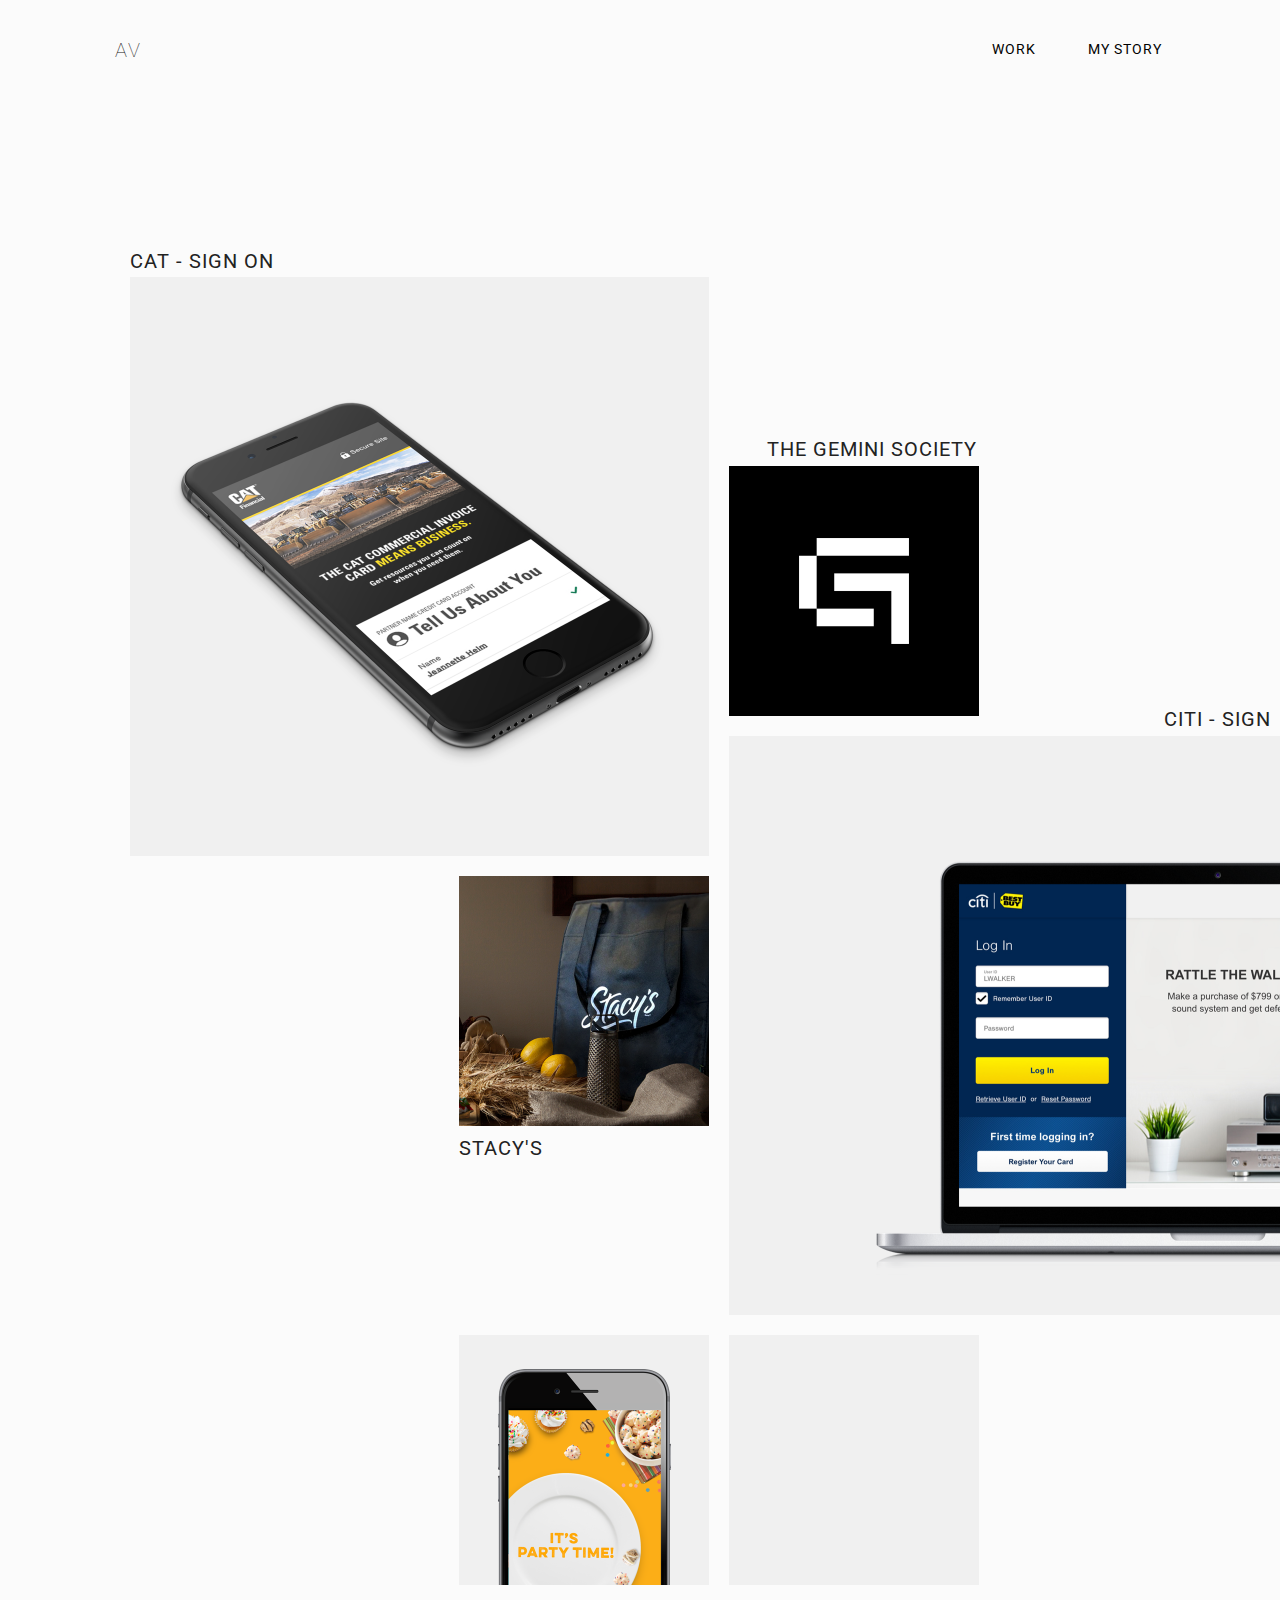
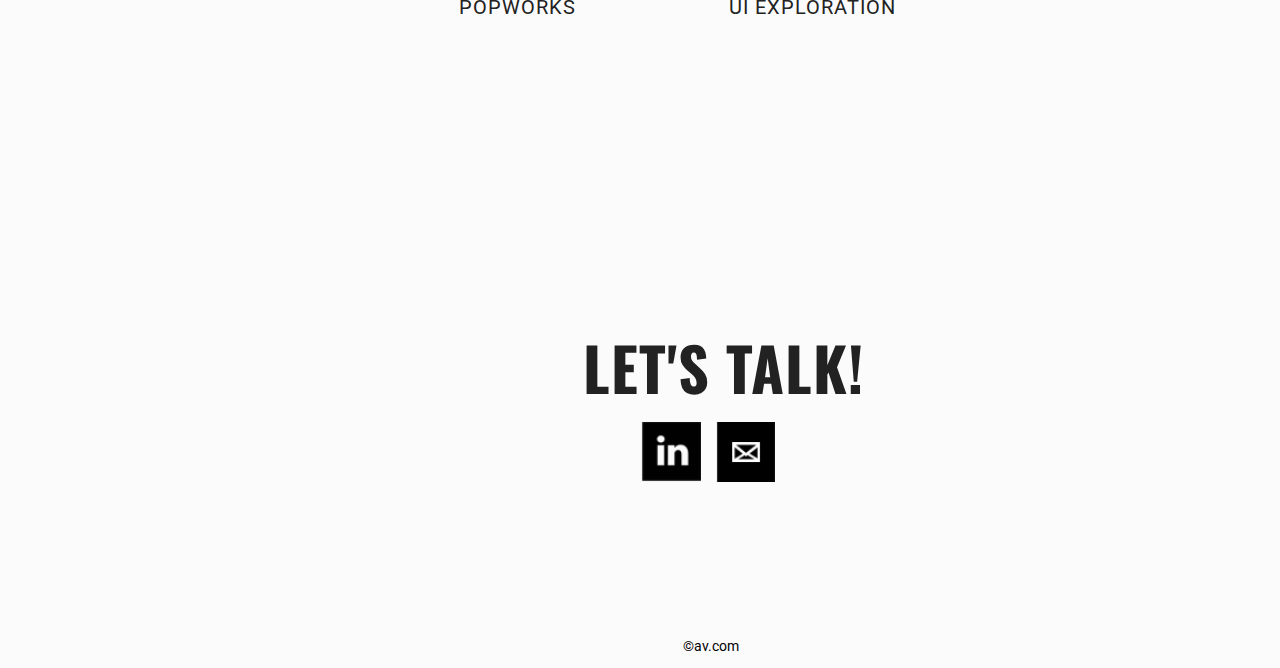
<file: work.html>
<!DOCTYPE html>
<html lang="en" >
<head>
 <meta charset="UTF-8">
 <link rel="stylesheet" type="text/css" href="https://fonts.googleapis.com/css?family=Roboto">
 <link rel="stylesheet" type="text/css" href="https://fonts.googleapis.com/css?family=Oswald">
 <link rel="stylesheet" href="avstyle.css">
</head>
<div id="parent-center">
 <div class="header">
  <div class="logo"> AV </div>
  <button class="mystory"><a href="index.html"> MY STORY </a></button>
  <button class="work"><a href="work.html"> WORK </a></button>
 </div>
<body>
 <div class="caption1">CAT - SIGN ON</div>
 <div class="image1">
  <img src="citi_marketing.png" width="579px" height="579px">
 </div>
 <div class="caption2">THE GEMINI SOCIETY</div>
 <div class="image2" >
  <img src="g.png" width="250px" height="250px">
 </div>
 <div class="caption3">CITI - SIGN ON</div>
 <div class="image3">
  <img src="citi_signon.png" width="579px" height="579px">
 </div>
 <div class="caption4">STACY'S</div>
 <div class="image4">
  <img src="stacys.png" width="250px" height="250px">
 </div>
 <div class="caption5">POPWORKS</div>
 <div class="image5">
  <img src="popcorn.png" width="250px" height="250px">
 </div>
 <div class="caption6">UI EXPLORATION</div>
 <div class="image6">
  <img src="digital_art_intro.png" width="250px" height="250px">
 </div>
 <div class="letstalk">LET'S TALK&excl;</div>
 <button class="connectbuttonlinkedinwork">
  <a href="https://www.linkedin.com/in/alena-ilchenko-162033105/">
  <img src="linkedin.png" width="60px" height="60px">
  </a>
 </button>
 <button class="connectbuttonemailwork">
  <a href="mailto: alenauiux@gmail.com">
  <img src="email.png" width="60px" height="60px">
  </a>
 </button>
<br><br><br><br><br><br><br><br>
<div class="footer">
 <p >&copy;av.com</p>
</div>
</div>
</body>
</html>
</file>
<file: avstyle.css>
/* Common settings across the web-site */
* {
  background-color: #FBFBFB;
  box-sizing: border-box;
  color: #000000;
  font-family: 'Roboto';
  font-size: 14px; }

/* Header Universal Description */
.header {
  top: 0vh;
  height: 5vh; }

/* Footer Universal Description */
.footer {
  position: absolute;
  left: 48.79rem;
  top: 158.86rem;
  color: #222222;
  font-size: 16px; }

/* Body Universal Description */
body {
  margin: 0; }
/* Remove underline from links*/
a {
  text-decoration: none; }

.parent-center{
  clear: left;
  float: center;
  position: absolute;
  left: 0%;}
/* Single Static Elements */
.logo {
  background: none;
  border: 0;
  float: left;
  padding-left: 9vw;
  padding-top: 4.2vh;
  font-size: 20px;
  font-weight: lighter;
  letter-spacing: 1.33px;
  color: #222222;
  outline: 0; }

.mystory {
  background: none;
  border: 0;
  padding-right: 9.2vw;
  padding-top: 4.5vh;
  float: right;
  letter-spacing: 1px;
  color: #222222;
  outline: 0; }

.work {
  background: none;
  border: 0;
  padding-right: 3.6%;
  padding-top: 4.5vh;
  float: right;
  letter-spacing: 1px;
  color: #222222;
  outline: 0; }

#caption {
  background: none;
  border: 0;
  position:absolute;
  left: 17.5rem;
  top: 20.5rem;
  transform: rotate(-90deg);
  font-family: 'Oswald';
  font-size: 50px;
  color: #000000;
  letter-spacing: 1px; }
.letstalk {
  background: none;
  border: 0;
  position:absolute;
  left: 41.64rem;
  top: 137.29rem;
  font-family: 'Oswald';
  font-weight: bold;
  font-size: 60px;
  color: #222222;
  letter-spacing: 1px;
  text-align: center; }

.verticalline {
  border-left: 6px solid;
  position: absolute;
  height: 20.43rem;
  left: 26.35rem;
  top: 36.71rem; }

.mainstorytext {
  width: 21.86rem;
  height: 31.21rem;
  position: absolute;
  left: 32.64rem;
  top: 20.43rem;
  color: #000000;
  letter-spacing: 1px;
  line-height: 20px;
}

.designerphoto {
  border: 0;
  width: 30.36rem;
  height: 45.57rem;
  position: absolute;
  top: 15.5rem;
  left: 62.21rem;
}

.connectbuttonlinkedin {
  border: 0;
  width: 2.9rem;
  height: 2.9rem;
  position: absolute;
  top: 55.07rem;
  left: 32.64rem;
}
.connectbuttonlinkedinwork {
  border: 0;
  width: 4.29rem;
  height: 4.29rem;
  position: absolute;
  top: 144.36rem;
  left: 45.36rem;
}

.connectbuttonemail {
  border: 0;
  width: 2.9rem;
  height: 2.9rem;
  position: absolute;
  top: 55.07rem;
  left: 35.64rem;
}
.connectbuttonemailwork {
  border: 0;
  width: 4.29rem;
  height: 4.29rem;
  position: absolute;
  top: 144.36rem;
  left: 50.64rem;
}

.image1 {
  position: absolute;
  display: grid;
  top: 19.79rem;
  left: 9.29rem;
}
.caption1 {
  position: absolute;
  top: 17.79rem;
  left: 9.29rem;
  font-size: 20px;
  color: #222222;
  letter-spacing: 1px;
}

.image2 {
  position: absolute;
  top: 33.29rem;
  left: 52.07rem;
}
.caption2 {
  position: absolute;
  top: 31.21rem;
  left: 54.79rem;
  font-size: 20px;
  color: #222222;
  letter-spacing: 1px;
}

.image3 {
  position: absolute;
  top: 52.57rem;
  left: 52.07rem;
}
.caption3 {
  position: absolute;
  top: 50.5rem;
  left: 83.14rem;
  font-size: 20px;
  color: #222222;
  letter-spacing: 1px;
}

.image4 {
  position: absolute;
  top: 62.57rem;
  left: 32.79rem;
}
.caption4 {
  position: absolute;
  top: 81.14rem;
  left: 32.79rem;
  font-size: 20px;
  color: #222222;
  letter-spacing: 1px;
}

.image5 {
  position: absolute;
  top: 95.36rem;
  left: 32.79rem;
}
.caption5 {
  position: absolute;
  top: 113.93rem;
  left: 32.79rem;
  font-size: 20px;
  color: #222222;
  letter-spacing: 1px;
}

.image6 {
  position: absolute;
  top: 95.36rem;
  left: 52.07rem;
}
.caption6 {
  position: absolute;
  top: 113.93rem;
  left: 52.07rem;
  font-size: 20px;
  color: #222222;
  letter-spacing: 1px;
}
</file>
